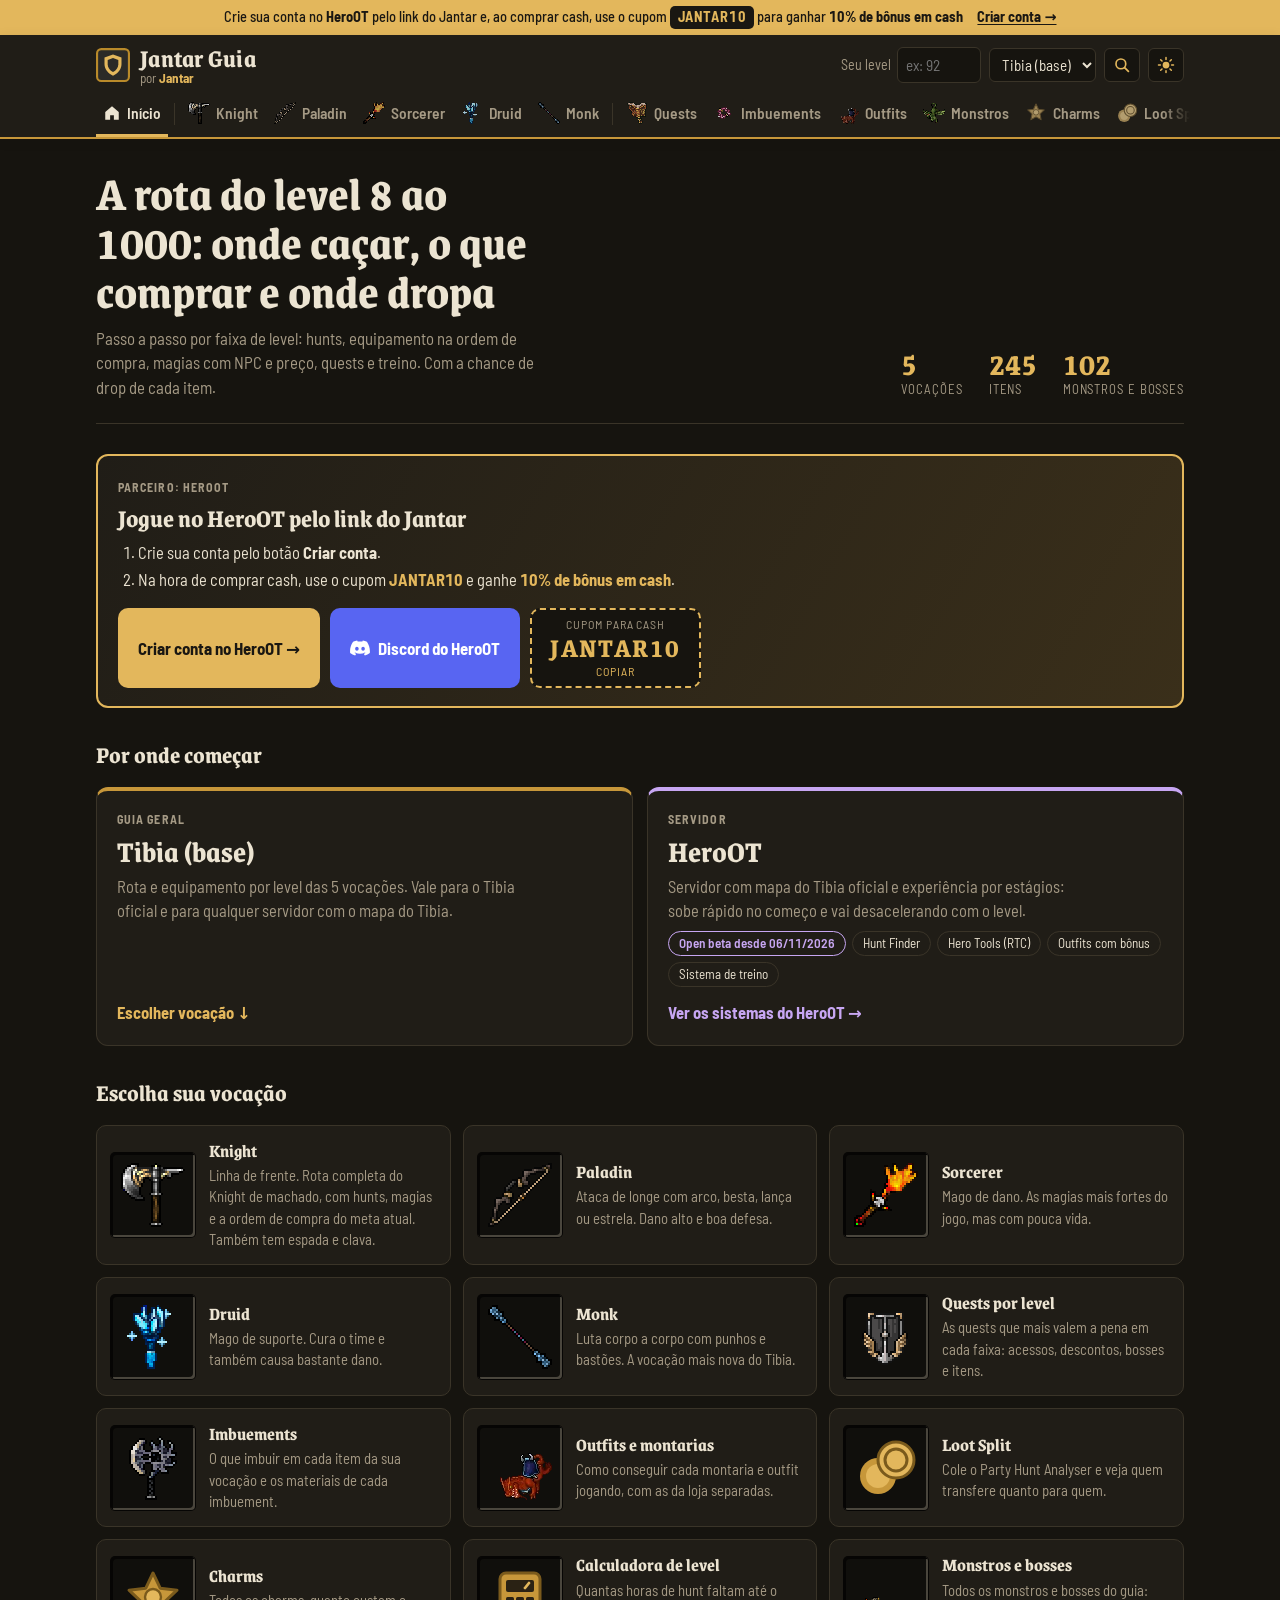
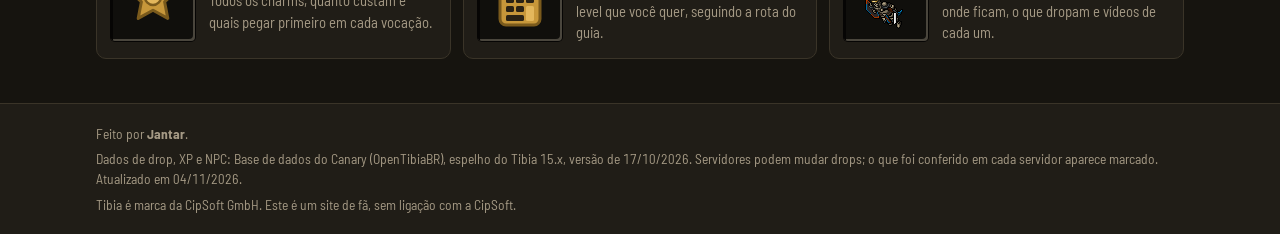
<file: index.html>
<!doctype html>
<html lang="pt-BR">
<script>document.documentElement.classList.add("js");try{if(localStorage.getItem("tema")==="light")document.documentElement.dataset.theme="light"}catch(e){}</script>
<head>
<meta charset="utf-8">
<base href="/">
<meta name="viewport" content="width=device-width,initial-scale=1,viewport-fit=cover">
<title>Jantar Guia: rota de Tibia do level 8 ao 1000, hunts e drops</title>
<meta name="description" content="Guia de Tibia por vocação e level: qual equipamento usar, qual monstro dropa, chance de drop e NPC que vende. Com seções para servidores como o HeroOT.">
<link rel="canonical" href="https://jantarguia.com.br/">
<link rel="icon" href="favicon.ico" sizes="any">
<link rel="icon" href="favicon.svg" type="image/svg+xml">
<link rel="apple-touch-icon" href="apple-touch-icon.png">
<meta name="theme-color" content="#1c1b19">
<meta property="og:type" content="website">
<meta property="og:site_name" content="Jantar Guia">
<meta property="og:locale" content="pt_BR">
<meta property="og:url" content="https://jantarguia.com.br/">
<meta property="og:title" content="Jantar Guia: rota de Tibia do level 8 ao 1000, hunts e drops">
<meta property="og:description" content="Guia de Tibia por vocação e level: qual equipamento usar, qual monstro dropa, chance de drop e NPC que vende. Com seções para servidores como o HeroOT.">
<meta property="og:image" content="https://jantarguia.com.br/og-image.jpg">
<meta property="og:image:width" content="1200">
<meta property="og:image:height" content="630">
<meta property="og:image:alt" content="Jantar Guia: a rota do Tibia do level 8 ao 1000">
<meta name="twitter:card" content="summary_large_image">
<meta name="twitter:image" content="https://jantarguia.com.br/og-image.jpg">
<script type="application/ld+json">{"@context":"https://schema.org","@type":"WebSite","name":"Jantar Guia","url":"https://jantarguia.com.br/","inLanguage":"pt-BR","description":"Guia de Tibia por vocação e level: hunts, equipamento, magias, quests e chance de drop."}</script>
<link rel="preload" href="/fonts/grenze.woff2" as="font" type="font/woff2" crossorigin>
<link rel="preload" href="/fonts/barlow-semi-condensed-400.woff2" as="font" type="font/woff2" crossorigin>
<style id="css">@font-face{font-family:'Grenze';font-style:normal;font-weight:500 700;font-display:swap;src:url(/fonts/grenze.woff2) format('woff2');unicode-range:U+0000-00FF, U+0131, U+0152-0153, U+02BB-02BC, U+02C6, U+02DA, U+02DC, U+0304, U+0308, U+0329, U+2000-206F, U+20AC, U+2122, U+2191, U+2193, U+2212, U+2215, U+FEFF, U+FFFD} @font-face{font-family:'Barlow Semi Condensed';font-style:normal;font-weight:400;font-display:swap;src:url(/fonts/barlow-semi-condensed-400.woff2) format('woff2');unicode-range:U+0000-00FF, U+0131, U+0152-0153, U+02BB-02BC, U+02C6, U+02DA, U+02DC, U+0304, U+0308, U+0329, U+2000-206F, U+20AC, U+2122, U+2191, U+2193, U+2212, U+2215, U+FEFF, U+FFFD} @font-face{font-family:'Barlow Semi Condensed';font-style:normal;font-weight:500;font-display:swap;src:url(/fonts/barlow-semi-condensed-500.woff2) format('woff2');unicode-range:U+0000-00FF, U+0131, U+0152-0153, U+02BB-02BC, U+02C6, U+02DA, U+02DC, U+0304, U+0308, U+0329, U+2000-206F, U+20AC, U+2122, U+2191, U+2193, U+2212, U+2215, U+FEFF, U+FFFD} @font-face{font-family:'Barlow Semi Condensed';font-style:normal;font-weight:600;font-display:swap;src:url(/fonts/barlow-semi-condensed-600.woff2) format('woff2');unicode-range:U+0000-00FF, U+0131, U+0152-0153, U+02BB-02BC, U+02C6, U+02DA, U+02DC, U+0304, U+0308, U+0329, U+2000-206F, U+20AC, U+2122, U+2191, U+2193, U+2212, U+2215, U+FEFF, U+FFFD} @font-face{font-family:'Barlow Semi Condensed';font-style:normal;font-weight:700;font-display:swap;src:url(/fonts/barlow-semi-condensed-700.woff2) format('woff2');unicode-range:U+0000-00FF, U+0131, U+0152-0153, U+02BB-02BC, U+02C6, U+02DA, U+02DC, U+0304, U+0308, U+0329, U+2000-206F, U+20AC, U+2122, U+2191, U+2193, U+2212, U+2215, U+FEFF, U+FFFD} :root{ --bg:#16140f; --panel:#201d17; --panel-2:#2a261e; --ink:#ece4d2; --muted:#a59a85; --line:#3a3428; --gold:#e3b75c; --gold-2:#c7973a; --gold-soft:#3a2f1a; --slot:#100f0c; --slot-hi:#4a463d; --slot-lo:#060504; --srv:#c7a6f2; --srv-soft:#2c2338; --here:#82cfa2; --here-soft:#1c3226; --common:#7ccb8f; --uncommon:#86b2f2; --rare:#f2b45c; --display:"Grenze",Georgia,serif; --body:"Barlow Semi Condensed","Arial Narrow",system-ui,sans-serif; --mono:"Barlow Semi Condensed","Arial Narrow",system-ui,sans-serif; color-scheme:dark; } :root[data-theme="light"]{ --bg:#f3f0e8; --panel:#fffdf8; --panel-2:#ebe5d8; --ink:#231d14; --muted:#6a6152; --line:#d9d0bd; --gold:#8f6410; --gold-2:#b98a2a; --gold-soft:#f3e6c6; --slot:#2b2a27; --slot-hi:#57544d; --slot-lo:#141311; --srv:#6b3fa0; --srv-soft:#efe7f8; --here:#2f6b4f; --here-soft:#dcecdf; --common:#3f7d4f; --uncommon:#3567a8; --rare:#b06a10; color-scheme:light; } *{box-sizing:border-box} [hidden]{display:none!important} html{-webkit-text-size-adjust:100%} body{background:var(--bg);color:var(--ink);font-family:var(--body);font-size:16.5px;line-height:1.45;margin:0;font-variant-numeric:tabular-nums} a{color:var(--gold)} .wrap{max-width:1120px;margin:0 auto;padding-left:max(16px,env(safe-area-inset-left,0px));padding-right:max(16px,env(safe-area-inset-right,0px))} .bar{position:sticky;top:0;z-index:5;background:var(--panel);border-bottom:2px solid var(--gold-2);padding-top:env(safe-area-inset-top,0px);box-shadow:0 2px 12px rgb(0 0 0 / .08)} .bar .wrap{padding-block:12px 10px;display:flex;flex-direction:column;gap:10px} .top{display:flex;align-items:center;justify-content:space-between;gap:12px;flex-wrap:wrap} .brand{display:flex;align-items:center;gap:10px;text-decoration:none;color:var(--ink)} .brand-mark{width:34px;height:34px;flex:none} .brand-txt{display:flex;flex-direction:column;line-height:1.05} .brand-name{font-family:var(--display);font-weight:700;font-size:1.6rem;letter-spacing:.01em} .by{font-size:.82rem;color:var(--muted)}.by b{color:var(--gold)} .ctrls{display:flex;gap:10px;flex-wrap:wrap;align-items:center} .theme{font:inherit;font-size:.85rem;border:1px solid var(--line);background:var(--bg);color:var(--ink);border-radius:6px;padding:6px 10px;cursor:pointer} .theme:hover{border-color:var(--gold-2)} .filter-note{display:flex;gap:10px;flex-wrap:wrap;align-items:center;font-size:.9rem;color:var(--muted);background:var(--panel);border:1px dashed var(--gold-2);border-radius:8px;padding:8px 12px} .filter-note button{font:inherit;font-size:.9rem;background:none;border:0;color:var(--gold);text-decoration:underline;cursor:pointer;padding:0} .field{display:flex;align-items:center;gap:6px;font-size:.88rem;color:var(--muted)} .field input,.field select{font:inherit;font-size:.95rem;padding:6px 8px;border:1px solid var(--line);border-radius:6px;background:var(--bg);color:var(--ink)} .field input{width:5.5em;font-family:var(--mono)} .tabs,.chips{display:flex;gap:6px;overflow-x:auto;scrollbar-width:none;padding-bottom:2px} .tabs::-webkit-scrollbar,.chips::-webkit-scrollbar{display:none} .tab,.chip{flex:none;border:1px solid var(--line);background:var(--bg);color:var(--ink);border-radius:999px;padding:6px 14px;font:inherit;font-weight:500;cursor:pointer;text-decoration:none;display:inline-flex;align-items:center;gap:6px} .tab:hover,.chip:hover{border-color:var(--gold-2)} .tab[aria-current="page"]{background:var(--ink);color:var(--bg);border-color:var(--ink)} .tab.srv{border-color:var(--srv);color:var(--srv)} .tab.srv[aria-current="page"]{background:var(--srv);color:var(--panel)} .chip{padding:4px 12px;font-size:.9rem} .chip[aria-pressed="true"]{background:var(--gold-soft);border-color:var(--gold)} :is(.tab,.chip,.theme,input,select,a,button):focus-visible{outline:2px solid var(--gold);outline-offset:2px} main .wrap{padding-block:22px 44px;display:flex;flex-direction:column;gap:30px} h1,h2{font-family:var(--display);margin:0;text-wrap:balance} .page-h{display:flex;flex-direction:column;gap:6px} .page-h h1{font-size:1.55rem} .intro{color:var(--muted);margin:0;max-width:68ch} .loading{color:var(--muted)} .legend{display:flex;gap:16px;flex-wrap:wrap;font-size:.85rem;color:var(--muted);align-items:center} .notice{background:var(--srv-soft);border:1px solid var(--srv);border-radius:10px;padding:12px 14px;display:flex;flex-direction:column;gap:4px;max-width:80ch} .notice b,.notice a{color:var(--srv)} .tier{display:flex;flex-direction:column;gap:14px} .tier-h{display:flex;align-items:center;gap:12px;flex-wrap:wrap} .lvl-badge{font-family:var(--display);font-weight:700;font-size:1.05rem;background:var(--slot);color:var(--gold);border:1px solid var(--gold-2);border-radius:6px;padding:3px 12px;box-shadow:inset 1px 1px 0 var(--slot-hi),inset -1px -1px 0 var(--slot-lo);font-variant-numeric:tabular-nums} .tier-h h2{font-size:1.15rem;color:var(--muted);font-weight:500} .rule{flex:1;height:1px;background:var(--line);min-width:20px} .here{font-size:.75rem;font-weight:700;color:var(--here);background:var(--here-soft);border-radius:999px;padding:3px 10px;letter-spacing:.05em;text-transform:uppercase} .grid{display:grid;grid-template-columns:repeat(auto-fill,minmax(300px,1fr));gap:14px} .card{background:var(--panel);border:1px solid var(--line);border-radius:10px;padding:14px;display:flex;flex-direction:column;gap:10px;min-width:0} .card:hover{border-color:var(--gold-2)} .head{display:flex;gap:12px;align-items:center;min-width:0} .head-txt{display:flex;flex-direction:column;gap:2px;min-width:0} .slot{flex:none;width:56px;height:56px;display:grid;place-items:center;background:var(--slot);border-radius:4px;box-shadow:inset 2px 2px 0 var(--slot-lo),inset -2px -2px 0 var(--slot-hi),0 0 0 1px var(--slot-lo)} .slot img{width:32px;height:32px;image-rendering:pixelated;transform:scale(1.5)} .slot.big{width:84px;height:84px} .slot.big img{width:auto;height:auto;max-width:64px;max-height:64px;transform:none} .meta{font-size:.75rem;color:var(--muted);text-transform:uppercase;letter-spacing:.07em} .name{font-family:var(--display);font-weight:700;font-size:1.15rem;color:var(--ink);text-decoration:none;line-height:1.15} a.name:hover{color:var(--gold)} .stats-line{display:flex;gap:8px;flex-wrap:wrap;align-items:center} .req{font-family:var(--mono);font-size:.75rem;color:var(--gold);border:1px solid var(--gold-2);border-radius:4px;padding:0 6px} .req.none{color:var(--muted);border-color:var(--line)} .attr{font-family:var(--mono);font-size:.75rem;color:var(--muted)} .how{display:flex;flex-direction:column;gap:8px;border-top:1px dashed var(--line);padding-top:10px} .how-t{font-size:.72rem;text-transform:uppercase;letter-spacing:.08em;color:var(--muted);font-weight:700} .src{display:grid;grid-template-columns:auto 1fr auto;gap:2px 10px;align-items:center;font-size:.92rem} .mon-ico{width:32px;height:32px;object-fit:contain;image-rendering:pixelated;grid-row:span 2} .src .m{font-weight:700;min-width:0} .src .c{font-family:var(--mono);font-size:.82rem;display:flex;align-items:center;gap:5px;justify-self:end} .src .w{grid-column:2/-1;color:var(--muted);font-size:.84rem} .boss-tag{display:inline-block;font-size:.68rem;font-weight:700;letter-spacing:.06em;text-transform:uppercase;color:#fff;background:#9b3b2f;border-radius:4px;padding:1px 6px;margin-right:2px;vertical-align:1px} .dot{width:9px;height:9px;border-radius:50%;display:inline-block;flex:none} .common{background:var(--common)}.uncommon{background:var(--uncommon)}.rare{background:var(--rare)} .line{font-size:.9rem}.line b{font-weight:700} .tip{font-size:.9rem;color:var(--muted);margin:0;padding-left:10px;border-left:2px solid var(--gold-2)} .srvnote{font-size:.9rem;background:var(--srv-soft);border-left:3px solid var(--srv);padding:6px 8px;border-radius:4px} .links{display:flex;gap:14px;font-size:.9rem;flex-wrap:wrap} .sys{display:grid;grid-template-columns:repeat(auto-fill,minmax(260px,1fr));gap:12px} .foot{border-top:1px solid var(--line);color:var(--muted);font-size:.85rem;background:var(--panel)} .foot .wrap{padding-block:20px calc(20px + env(safe-area-inset-bottom,0px));display:flex;flex-direction:column;gap:6px} @media (max-width:520px){.grid{grid-template-columns:1fr}} @media (prefers-reduced-motion:no-preference){.tier{transition:opacity .2s}.card{transition:border-color .15s}} .home-hero{display:flex;flex-wrap:wrap;align-items:flex-end;justify-content:space-between;gap:20px;padding-block:8px 6px;border-bottom:1px solid var(--line);padding-bottom:24px} .home-hero-txt{display:flex;flex-direction:column;gap:10px;min-width:0} .home-hero h1{font-family:var(--display);font-weight:700;font-size:clamp(2rem,5vw,3rem);line-height:1.02;margin:0;max-width:18ch;text-wrap:balance} .home-hero p{margin:0;color:var(--muted);max-width:56ch;font-size:1.05rem} .stats{display:flex;gap:26px;flex-wrap:wrap} .stat{display:flex;flex-direction:column} .stat b{font-family:var(--display);font-size:2rem;color:var(--gold);line-height:1} .stat span{font-size:.8rem;color:var(--muted);text-transform:uppercase;letter-spacing:.07em} .home-block{display:flex;flex-direction:column;gap:14px} .block-h{font-size:1.5rem} .paths{display:grid;grid-template-columns:repeat(auto-fit,minmax(280px,1fr));gap:14px} .path{all:unset;box-sizing:border-box;cursor:pointer;display:flex;flex-direction:column;gap:8px;padding:20px;border-radius:12px;background:var(--panel);border:1px solid var(--line);border-top:4px solid var(--gold-2);color:var(--ink);text-decoration:none;min-width:0} .path:hover{border-color:var(--gold-2)} .path:focus-visible{outline:2px solid var(--gold);outline-offset:2px} .srv-path{border-top-color:var(--srv)} .srv-path:hover{border-color:var(--srv)} .path-kicker{font-size:.75rem;text-transform:uppercase;letter-spacing:.09em;color:var(--muted);font-weight:700} .path-title{font-family:var(--display);font-weight:700;font-size:1.9rem;line-height:1} .path-txt{color:var(--muted);max-width:52ch} .path-tags{display:flex;gap:6px;flex-wrap:wrap} .pill{font-size:.82rem;border:1px solid var(--line);border-radius:999px;padding:2px 10px;color:var(--ink)} .pill.srv{border-color:var(--srv);color:var(--srv);font-weight:600} .path-go{margin-top:auto;padding-top:6px;font-weight:700;color:var(--gold)} .srv-path .path-go{color:var(--srv)} .vocs{display:grid;grid-template-columns:repeat(auto-fill,minmax(300px,1fr));gap:12px} .voc{display:flex;gap:14px;align-items:center;padding:14px;border-radius:10px;background:var(--panel);border:1px solid var(--line);text-decoration:none;color:var(--ink);min-width:0} .voc:hover{border-color:var(--gold-2)} .voc .slot.big img{width:32px;height:32px;max-width:none;max-height:none;transform:scale(2);image-rendering:pixelated} .voc-txt{display:flex;flex-direction:column;gap:4px;min-width:0} .voc-desc{font-size:.92rem;color:var(--muted)} @media (max-width:520px){.home-hero h1{font-size:2rem}.stats{gap:18px}.vocs,.paths{grid-template-columns:1fr}} .quest{gap:10px} .q-head{display:flex;justify-content:space-between;align-items:baseline;gap:10px} .q-txt{margin:0;color:var(--ink)} .q-warn{font-size:.88rem;font-weight:700;color:var(--rare);border-left:3px solid var(--rare);padding-left:8px} .q-items{display:flex;flex-wrap:wrap;gap:6px} .q-item{display:inline-flex;align-items:center;gap:4px;font-size:.88rem;background:var(--bg);border:1px solid var(--line);border-radius:6px;padding:2px 8px 2px 4px} .q-ico{width:24px;height:24px;image-rendering:pixelated} .foot-note{font-size:.85rem;color:var(--muted);margin:0} .grid:has(> .quest){align-items:start} .quest.has-outfit{border-color:var(--gold-2);box-shadow:0 0 0 1px var(--gold-2),0 6px 24px -12px var(--gold-2);background:linear-gradient(180deg,var(--gold-soft),var(--panel) 90px)} .outfit-badge{display:flex;align-items:center;gap:10px;padding:8px 10px;border-radius:8px;background:var(--slot);border:1px solid var(--gold-2);color:#e3b75c} .outfit-badge small{display:block;font-size:.7rem;text-transform:uppercase;letter-spacing:.08em;color:#a59a85} .outfit-badge b{font-family:var(--display);font-size:1.25rem;line-height:1.05} .outfit-ico{font-size:1.4rem;line-height:1} .chip-outfit[aria-pressed="true"]{background:var(--slot);color:#e3b75c;border-color:var(--gold-2)} .q-det{border-top:1px dashed var(--line);padding-top:8px} .q-det summary{cursor:pointer;font-weight:700;color:var(--gold);list-style:none;display:flex;align-items:center;gap:6px} .q-det summary::-webkit-details-marker{display:none} .q-det summary::before{content:"▸";transition:transform .15s} .q-det[open] summary::before{transform:rotate(90deg)} .q-det dl{display:grid;grid-template-columns:repeat(3,minmax(0,1fr));gap:8px 12px;margin:10px 0 0} .q-det dl>div{min-width:0} .q-det .wide{grid-column:1/-1} .q-det dt{font-size:.72rem;text-transform:uppercase;letter-spacing:.08em;color:var(--muted);font-weight:700} .q-det dd{margin:2px 0 0;font-size:.95rem} .look-switch .chip{font-size:1rem;padding:6px 16px} .look-bar{display:flex;flex-wrap:wrap;gap:10px;align-items:center;justify-content:space-between} .look-bar .chips{flex-wrap:wrap} .look-search input{width:14em;font-family:var(--body)} .look-grid{align-items:start} .look-slot img{width:64px!important;height:64px!important;max-width:none!important;max-height:none!important;transform:none!important;object-fit:contain;image-rendering:pixelated} .look .q-txt{font-size:.95rem} .badge-pic{flex:none;width:64px;height:64px;display:grid;place-items:center;border-radius:6px;background:#0b0a08;box-shadow:inset 1px 1px 0 #000,inset -1px -1px 0 #3a362e} .badge-pic img{width:64px;height:64px;object-fit:contain;image-rendering:pixelated} .mount-badge em{display:block;font-style:normal;font-size:.82rem;color:#c9bfa9;margin-top:2px;line-height:1.3} .mode-switch{margin-top:-14px} .muted{color:var(--muted);margin:0;font-size:.92rem} .resumo{background:var(--panel);border:1px solid var(--gold-2);border-radius:12px;padding:18px;display:flex;flex-direction:column;gap:16px} .resumo-h{display:flex;flex-direction:column;gap:2px} .resumo-h h2{font-size:1.5rem} .resumo-grid{display:grid;grid-template-columns:repeat(auto-fit,minmax(230px,1fr));gap:12px} .rbox{background:var(--bg);border:1px solid var(--line);border-radius:8px;padding:12px;display:flex;flex-direction:column;gap:6px} .rbox p,.rbox ul{margin:0;font-size:.95rem} .rbox ul{padding-left:18px;display:flex;flex-direction:column;gap:3px} .linha-wrap{display:flex;flex-direction:column;gap:8px} .linha{list-style:none;margin:0;padding:0;display:grid;grid-template-columns:repeat(auto-fill,minmax(150px,1fr));gap:8px;counter-reset:l} .linha a{display:flex;flex-direction:column;gap:2px;height:100%;text-decoration:none;color:var(--ink);background:var(--bg);border:1px solid var(--line);border-left:3px solid var(--gold-2);border-radius:6px;padding:8px 10px;font-size:.88rem;line-height:1.25} .linha a:hover{border-color:var(--gold)} .linha b{font-family:var(--display);color:var(--gold);font-size:1.1rem} .linha b::before{content:"lvl ";font-family:var(--body);font-size:.75rem;color:var(--muted);font-weight:500} .steps{display:flex;flex-direction:column;gap:34px} .step{display:flex;flex-direction:column;gap:12px;scroll-margin-top:190px} .step-h{display:flex;align-items:center;gap:10px;flex-wrap:wrap} .step-n{width:30px;height:30px;border-radius:50%;display:grid;place-items:center;font-family:var(--display);font-weight:700;background:var(--gold);color:var(--bg);flex:none} .step-obj{margin:0;font-size:1.08rem;font-weight:600;max-width:75ch} .step.is-here .step-n{background:var(--here)} .step-grid{display:grid;grid-template-columns:repeat(auto-fit,minmax(320px,1fr));gap:12px} .sbox{background:var(--panel);border:1px solid var(--line);border-radius:10px;padding:12px 14px;display:flex;flex-direction:column;gap:8px;min-width:0} .how-t.t2{margin-top:6px} .hrow,.irow summary{display:flex;gap:10px;align-items:flex-start} .hrow + .hrow,.irow + .irow{border-top:1px dashed var(--line);padding-top:8px} .hrow-txt,.irow-txt{display:flex;flex-direction:column;gap:1px;min-width:0;flex:1} .hrow-txt b,.irow-txt b{font-size:1.02rem} .hrow-onde{font-size:.92rem} .hrow-nota,.irow-w{font-size:.86rem;color:var(--muted)} .hrow .slot,.irow .slot{width:44px;height:44px} .hrow .slot img,.irow .slot img{transform:none;max-width:40px;max-height:40px;width:auto;height:auto} .irow summary{cursor:pointer;list-style:none} .irow summary::-webkit-details-marker{display:none} .irow-more{flex:none;width:24px;height:24px;border:1px solid var(--line);border-radius:6px;display:grid;place-items:center;color:var(--muted);font-weight:700;align-self:center} .irow[open] .irow-more{transform:rotate(45deg);color:var(--gold);border-color:var(--gold-2)} .irow-body{margin-top:8px} .irow-body .card{background:var(--bg)} .srow{display:grid;grid-template-columns:2.2em 1fr auto;gap:0 10px;align-items:baseline;padding:5px 0;font-size:.93rem} .srow + .srow{border-top:1px dashed var(--line)} .srow .s-lv{font-family:var(--display);color:var(--muted);text-align:right} .srow .s-n{display:flex;flex-wrap:wrap;gap:0 8px;align-items:baseline;min-width:0} .srow code{font-family:var(--mono);font-size:.85rem;color:var(--muted);font-style:italic} .srow .s-p{font-size:.85rem;white-space:nowrap} .srow .s-npc{grid-column:2/-1;font-size:.8rem;color:var(--muted)} .srow.ess .s-lv{color:var(--gold)} .srow.ess .s-n b{color:var(--gold)} .more summary{cursor:pointer;color:var(--gold);font-size:.9rem;padding:6px 0} .q-links{display:flex;flex-wrap:wrap;gap:6px} .q-links .pill{text-decoration:none} .q-links .pill small{color:var(--muted)} .pill-gold{border-color:var(--gold-2);color:var(--gold)} .step-treino{margin:0;font-size:.95rem} @media (max-width:520px){.step-grid{grid-template-columns:1fr}.resumo{padding:14px}.step{scroll-margin-top:230px}} .step-obj .obj-w{display:block;font-weight:500} .step-obj .obj-w + .obj-w{margin-top:3px} .step-obj .obj-w b{color:var(--gold)} .linha-w{font-family:var(--display);font-weight:700;color:var(--gold);margin-top:4px} .hrow-yt{display:inline-flex;align-items:center;gap:5px;align-self:flex-start;margin-top:4px;font-size:.84rem;font-weight:600;text-decoration:none;color:var(--ink);border:1px solid var(--line);border-radius:999px;padding:2px 10px 2px 7px} .hrow-yt svg{width:14px;height:14px;color:#e5483b} .hrow-yt:hover{border-color:var(--gold-2);color:var(--gold)} .yt-mini{color:var(--gold);font-weight:600;text-decoration:none;white-space:nowrap} .yt-mini::before{content:"▶ ";color:#e5483b;font-size:.8em} .yt-mini:hover{text-decoration:underline} .quest .hrow-yt{margin-top:0} .slot.place svg{width:22px;height:22px;color:var(--gold)} .imbu-rec{display:grid;grid-template-columns:repeat(auto-fill,minmax(240px,1fr));gap:10px} .imbu-what{color:var(--gold);font-size:1.02rem} .imbu-info{display:grid;grid-template-columns:minmax(220px,1fr) 2fr;gap:12px} .imbu-info ul{margin:0;padding-left:18px;display:flex;flex-direction:column;gap:4px;font-size:.93rem} .imbu-lv{display:flex;flex-direction:column;gap:8px;border-top:1px dashed var(--line);padding-top:10px} .imbu-lv > div{display:flex;flex-direction:column;gap:1px} .imbu-items{font-size:.84rem;color:var(--muted)} @media (max-width:640px){.imbu-info{grid-template-columns:1fr}} .bar .wrap{padding-block:10px 0;gap:8px} .sr{position:absolute;width:1px;height:1px;overflow:hidden;clip:rect(0 0 0 0)} .ctrls{gap:8px;flex-wrap:nowrap} .field.lvl span{white-space:nowrap} .field select{max-width:9.5em} .theme{width:36px;height:34px;padding:0;display:grid;place-items:center;flex:none} .theme svg{width:18px;height:18px;color:var(--gold)} .tabs{gap:2px;align-items:stretch;margin-inline:-6px;padding-inline:6px;padding-bottom:0} .tabs.over{-webkit-mask-image:linear-gradient(90deg,#000 calc(100% - 28px),transparent);mask-image:linear-gradient(90deg,#000 calc(100% - 28px),transparent)} .tab-group{display:flex;gap:2px;flex:none} .tab{border:0;border-radius:0;background:none;color:var(--muted);padding:8px 7px 10px;border-bottom:3px solid transparent;font-weight:600;gap:6px;font-size:.97rem;transition:color .15s,border-color .15s} .tab:hover{color:var(--ink);border-bottom-color:var(--line)} .tab[aria-current="page"]{background:none;color:var(--ink);border-bottom-color:var(--gold)} .tab-ico{width:22px;height:22px;object-fit:contain;image-rendering:pixelated;flex:none} .tab:not([aria-current="page"]) .tab-ico{filter:saturate(.6) brightness(.85)} .tab-svg{width:18px;height:18px;flex:none} .tab-sep{flex:none;width:1px;background:var(--line);margin:9px 4px 12px} .tab.srv{color:var(--srv);border-bottom-color:transparent} .tab.srv[aria-current="page"]{background:none;color:var(--srv);border-bottom-color:var(--srv)} .bar .chips{padding-block:2px 10px} .bar .chips[hidden]+*{display:none} @media (max-width:640px){ .top{flex-wrap:wrap;row-gap:8px} .ctrls{width:100%} .field.lvl{flex:1} .field.lvl input{width:100%;min-width:4em} .field select{max-width:none} .tab{padding:8px 8px 10px} } .imbu-items{display:flex;flex-wrap:wrap;gap:5px;margin-top:4px} .imbu-it{font-size:.85rem;color:var(--ink);background:var(--gold-soft);border:1px solid var(--gold-2);border-radius:6px;padding:2px 8px;line-height:1.35} .imbu-it b{color:var(--gold);font-family:var(--display);margin-right:2px} .imbu-it.novo::after{content:"novo";margin-left:6px;font-size:.68rem;font-weight:700;text-transform:uppercase;letter-spacing:.05em;color:var(--bg);background:var(--gold);border-radius:4px;padding:0 4px;vertical-align:1px} .imbu-lv > div:first-child .imbu-it.novo::after{display:none} .rec-cost{display:flex;flex-direction:column;gap:8px;border-top:1px dashed var(--line);padding-top:8px;margin-top:2px} .rec-line{display:flex;flex-direction:column;gap:2px} .rec-line > a{font-size:.82rem;font-weight:700;color:var(--gold);text-decoration:none;text-transform:uppercase;letter-spacing:.05em} .rec-line > a:hover{text-decoration:underline} .rec-note{font-size:.84rem;color:var(--muted)} .imbu-it.gt{background:var(--slot);border-style:dashed;color:var(--muted)} .card.imbu,.tier{scroll-margin-top:130px} .rec-cost{flex-direction:row;flex-wrap:wrap;gap:6px} .rec-chip{display:inline-flex;align-items:center;gap:6px;text-decoration:none;color:var(--ink);background:var(--bg);border:1px solid var(--gold-2);border-radius:6px;padding:3px 8px;font-size:.86rem} .rec-chip:hover{background:var(--gold-soft)} .rec-chip b{color:var(--gold)} .gt-n{font-weight:600} .rec-see{color:var(--muted)} .topcupom{background:var(--gold);color:#1a1712;font-size:.9rem;font-weight:500} .topcupom .wrap{display:flex;align-items:center;justify-content:center;gap:6px 14px;flex-wrap:wrap;padding-block:6px} .topcupom a{color:#1a1712;font-weight:700;text-decoration:underline;text-underline-offset:2px} .tb-code{font:inherit;font-weight:800;letter-spacing:.06em;background:#1a1712;color:var(--gold);border:0;border-radius:5px;padding:1px 8px;cursor:pointer} .tb-code.copied{background:#2e6b3a;color:#fff} .promo{display:flex;align-items:center;justify-content:space-between;gap:16px 24px;flex-wrap:wrap;background:linear-gradient(120deg,var(--panel),var(--gold-soft));border:2px solid var(--gold);border-radius:12px;padding:18px 20px} .promo h2{margin:2px 0 4px;font-size:1.35rem} .promo p{margin:0;color:var(--muted)} .promo.big h2{font-size:1.6rem} .promo-act{display:flex;gap:10px;flex-wrap:wrap;align-items:stretch} .promo-code{display:flex;flex-direction:column;align-items:center;justify-content:center;gap:0;font:inherit;cursor:pointer;background:var(--bg);color:var(--ink);border:2px dashed var(--gold);border-radius:10px;padding:6px 18px;min-width:150px} .promo-code span{font-size:.75rem;text-transform:uppercase;letter-spacing:.08em;color:var(--muted)} .promo-code b{font-family:var(--display);font-size:1.7rem;color:var(--gold);letter-spacing:.06em;line-height:1.1} .promo-code .copy-lbl{color:var(--gold)} .promo-code.copied{border-style:solid;border-color:#3f9c55} .promo-code.copied .copy-lbl{color:#3f9c55} .promo-btn{display:flex;align-items:center;justify-content:center;background:var(--gold);color:#1a1712;font-weight:700;font-size:1.05rem;text-decoration:none;border-radius:10px;padding:10px 20px} .promo-btn:hover{filter:brightness(1.08)} @media (max-width:640px){.promo-act,.promo-code,.promo-btn{width:100%}.promo.big h2{font-size:1.3rem}} .promo-bonus{color:var(--gold)} .promo-steps{margin:4px 0 0;padding-left:20px;color:var(--ink);display:flex;flex-direction:column;gap:3px} .promo-btn.discord{background:#5865f2;color:#fff;gap:8px} .promo-btn.discord svg{width:20px;height:20px} .set-bar{display:flex;flex-direction:column;gap:8px;margin:0 0 12px} .set-row{display:grid;grid-template-columns:repeat(auto-fill,minmax(96px,1fr));gap:8px} .set-slot{display:flex;flex-direction:column;align-items:center;gap:5px;text-align:center;background:var(--panel);border:1px solid var(--line);border-radius:8px;padding:8px 6px;min-width:0} .set-slot b{font-size:.82rem;font-weight:600;line-height:1.15;overflow-wrap:anywhere} .set-slot.novo{border-color:var(--gold-2);background:var(--gold-soft)} .set-slot.vazio{opacity:.55} .set-slot.vazio b{font-weight:500;color:var(--muted)} .loading { display: none; } .prerender { padding: 24px 0; line-height: 1.5; } .prerender h1, .prerender h2, .prerender h3 { margin: 1em 0 .4em; } .prerender ul { padding-left: 20px; } .loot-box{margin-top:16px} #lootxt{width:100%;box-sizing:border-box;resize:vertical;background:var(--panel-2);color:var(--ink);border:1px solid var(--line);border-radius:8px;padding:10px;font:inherit} .loot-acts{display:flex;gap:8px;flex-wrap:wrap} .loot-btn{background:var(--gold-soft);color:var(--gold);border:1px solid var(--gold-2);border-radius:8px;padding:8px 12px;min-height:38px;font:inherit;font-weight:600;cursor:pointer} .loot-btn.copied{background:var(--here-soft);color:var(--here);border-color:var(--here)} .loot-scroll{overflow-x:auto} .loot-t{width:100%;border-collapse:collapse;min-width:560px} .loot-t th{text-align:right;color:var(--muted);font-weight:600;padding:6px 8px;border-bottom:1px solid var(--line)} .loot-t td{text-align:right;padding:6px 8px;border-bottom:1px solid var(--line)} .loot-t th:first-child,.loot-t td:first-child{text-align:left} .loot-t small{color:var(--gold)} .loot-t tr.off td{opacity:.45} .loot-t input[type=number]{width:100px;box-sizing:border-box;background:var(--panel-2);color:var(--ink);border:1px solid var(--line);border-radius:6px;padding:6px;font:inherit;text-align:right} .loot-t input[type=checkbox]{width:20px;height:20px;accent-color:var(--gold)} .loot-sum{display:grid;grid-template-columns:repeat(auto-fit,minmax(180px,1fr));gap:12px} .loot-sum b{display:block;font-size:1.5rem;color:var(--here)} .loot-sum b.neg{color:var(--rare)} .loot-tr{display:flex;justify-content:space-between;align-items:center;gap:10px;flex-wrap:wrap;padding:8px 0;border-top:1px solid var(--line)} .hmode{display:inline-block;margin-left:6px;padding:0 6px;border-radius:999px;font-size:.72rem;font-weight:700;text-transform:none;letter-spacing:0;border:1px solid currentColor;vertical-align:1px} .hmode-solo{color:#4aa865} .hmode-pt{color:#d0843a} .hmode-ambos{color:var(--gold-2)} .hrow-xp{display:flex;flex-wrap:wrap;gap:2px 12px;font-size:.86rem;margin:2px 0} .hrow-xp .pos b{color:#4aa865} .hrow-xp .neg b{color:#d0564c} .hunt-src{font-size:.78rem;color:var(--muted);margin:10px 0 0;line-height:1.4} .calc-box{display:flex;flex-direction:column;gap:10px;margin-bottom:14px} .calc-box .t2{margin-top:6px} .calc-grid{display:grid;grid-template-columns:repeat(auto-fit,minmax(160px,1fr));gap:10px 12px;align-items:end} .calc-grid label{display:flex;flex-direction:column;gap:4px;min-width:0} .calc-grid label.wide{grid-column:1/-1} .calc-grid input:not([type=checkbox]),.calc-grid select{font:inherit;font-size:1rem;padding:9px 10px;min-height:42px;border:1px solid var(--line);border-radius:8px;background:var(--bg);color:var(--ink);width:100%;min-width:0;box-sizing:border-box} .calc-grid label.chk{flex-direction:row;align-items:center;gap:8px;min-height:42px;cursor:pointer} .calc-grid label.chk input{width:20px;height:20px;accent-color:var(--gold-2);flex:none} .seg{display:flex;flex-wrap:wrap;gap:8px} .seg-b{font:inherit;font-weight:600;border:1px solid var(--line);background:var(--bg);color:var(--ink);border-radius:999px;padding:8px 14px;min-height:40px;cursor:pointer} .seg-b[aria-pressed=true]{background:var(--gold-soft);color:var(--gold);border-color:var(--gold-2)} .calc-sum b{font-variant-numeric:tabular-nums} .calc-seg{display:flex;flex-wrap:wrap;align-items:center;gap:6px 12px;padding:8px 0;border-top:1px dashed var(--line)} .calc-seg .lvl-badge{font-size:.9rem;padding:2px 8px} .calc-seg-n{display:flex;flex-direction:column;flex:1 1 180px;min-width:0} .calc-seg-n small{color:var(--muted);font-size:.85rem} .calc-seg-v{font-size:.92rem;color:var(--muted);white-space:nowrap} .calc-seg-v b{color:var(--ink)} .calc-warn{flex-basis:100%;font-size:.82rem;color:var(--srv);background:var(--srv-soft);border-radius:6px;padding:6px 8px} .calc-rate{font-size:.88rem;margin:4px 0 0;line-height:1.5} .srv-info{display:grid;grid-template-columns:repeat(auto-fit,minmax(150px,1fr));gap:10px;margin:14px 0} .srv-info .stat{background:var(--panel);border:1px solid var(--line);border-radius:10px;padding:10px 12px;display:flex;flex-direction:column;gap:2px} .srv-info .stat span{font-size:.8rem;color:var(--muted)} .srv-info .stat b{font-size:1rem} .srv-rates{display:grid;grid-template-columns:repeat(auto-fit,minmax(200px,1fr));gap:12px;align-items:start} .st-t{width:100%;border-collapse:collapse;font-size:.92rem;font-variant-numeric:tabular-nums} .st-t th{text-align:left;font-size:.75rem;color:var(--muted);font-weight:600;padding:2px 0} .st-t td{padding:4px 0;border-top:1px dashed var(--line)} .st-t td:last-child,.st-t th:last-child{text-align:right} .st-t b{color:var(--gold)} .srv-news ul,.srv-rules{margin:0;padding-left:18px;display:flex;flex-direction:column;gap:4px} .ch-list{margin:0;padding-left:18px;display:flex;flex-direction:column;gap:6px} .ch-vocs{display:grid;grid-template-columns:repeat(auto-fit,minmax(240px,1fr));gap:12px} .ch-t td{vertical-align:top} .ch-t td.nw{white-space:nowrap} .theme svg{width:18px;height:18px;display:block} .busca{position:relative;padding-bottom:10px} .busca input{width:100%;box-sizing:border-box;font:inherit;font-size:1rem;padding:10px 12px;min-height:44px;border:1px solid var(--gold-2);border-radius:8px;background:var(--bg);color:var(--ink)} .busca-res{display:flex;flex-direction:column;max-height:min(60vh,460px);overflow:auto;margin-top:6px;border-radius:8px} .busca-it{all:unset;box-sizing:border-box;display:flex;align-items:center;gap:10px;padding:6px 8px;border-radius:8px;cursor:pointer;min-height:44px} .busca-it:hover,.busca-it.on,.busca-it:focus-visible{background:var(--gold-soft)} .busca-it .slot{width:36px;height:36px;flex:none} .busca-it .slot img{max-width:32px;max-height:32px;transform:none;width:auto;height:auto} .busca-txt{display:flex;flex-direction:column;min-width:0} .busca-txt b{white-space:nowrap;overflow:hidden;text-overflow:ellipsis} .busca-txt small{color:var(--muted);font-size:.8rem;white-space:nowrap;overflow:hidden;text-overflow:ellipsis} .busca-dica{color:var(--muted);font-size:.88rem;margin:6px 2px} details.irow.busca-alvo,.hrow.busca-alvo,.step.busca-alvo{outline:2px solid var(--gold-2);outline-offset:2px;border-radius:8px} main{min-height:100vh} .calc-hunt{color:inherit;text-decoration:none;display:inline-flex;align-items:baseline;gap:2px;min-height:24px} .calc-hunt b{text-decoration:underline;text-decoration-color:var(--gold-2);text-underline-offset:3px} .calc-hunt span{color:var(--gold)} .calc-hunt:hover b{color:var(--gold)} .fraq-pic{all:unset;cursor:pointer;border-radius:8px;flex:none} .fraq-pic:focus-visible{outline:2px solid var(--gold-2);outline-offset:2px} .fraq-btn{align-self:flex-start;font:inherit;font-size:.82rem;font-weight:600;color:var(--gold);background:none;border:1px solid var(--gold-2);border-radius:999px;padding:4px 10px;min-height:30px;margin:4px 0 2px;cursor:pointer} .fraq-btn[aria-expanded=true] span{display:inline-block;transform:rotate(180deg)} .fraq{border:1px solid var(--line);border-radius:8px;padding:8px 10px;margin:4px 0;background:var(--bg)} .fraq-sum{display:flex;flex-wrap:wrap;gap:2px 14px;margin:0 0 6px;font-size:.88rem} .fraq-els{display:grid;grid-template-columns:repeat(auto-fill,minmax(88px,1fr));gap:6px} .fraq-el{display:flex;justify-content:space-between;gap:6px;padding:4px 8px;border-radius:6px;font-size:.85rem;border:1px solid var(--line)} .fraq-el.forte{border-color:#4aa865;background:rgb(74 168 101 / .14)} .fraq-el.resiste{border-color:#d0843a;background:rgb(208 132 58 / .12)} .fraq-el.imune{border-color:#d0564c;background:rgb(208 86 76 / .14)} b.forte,.fraq-el.forte b{color:#4aa865} .fraq-el.resiste b{color:#d0843a} b.imune,.fraq-el.imune b{color:#d0564c} .fraq-nota{margin:6px 0 0;font-size:.76rem;color:var(--muted)} .fraq-tab-wrap{overflow-x:auto;-webkit-overflow-scrolling:touch} .fraq-tab{border-collapse:collapse;width:100%;font-size:.8rem;font-variant-numeric:tabular-nums} .fraq-tab th{font-weight:600;color:var(--muted);font-size:.72rem;padding:2px 3px;text-align:center} .fraq-tab th:first-child,.fraq-tab td:first-child{text-align:left;padding-right:6px;white-space:nowrap;max-width:9.5em;overflow:hidden;text-overflow:ellipsis} .fraq-tab td{padding:3px;text-align:center;border-top:1px solid var(--line)} .fraq-tab td.forte{color:#4aa865;font-weight:700;background:rgb(74 168 101 / .12)} .fraq-tab td.resiste{color:#d0843a} .fraq-tab td.imune{color:#d0564c;font-weight:700;background:rgb(208 86 76 / .12)} .hrow .fraq{margin-left:-56px} @media (max-width:480px){.fraq-tab{font-size:.74rem}.fraq-tab td,.fraq-tab th{padding:2px 1px}.fraq-tab th:first-child,.fraq-tab td:first-child{max-width:6.2em}} .loot-hacts{display:flex;gap:6px;flex:none} .loot-guia{display:flex;flex-direction:column;gap:10px;margin-top:8px} .loot-guia h2{font-size:1.25rem} .loot-passos{margin:0;padding-left:22px;display:flex;flex-direction:column;gap:6px;line-height:1.5} .loot-faq{border:1px solid var(--line);border-radius:8px;padding:10px 12px;background:var(--panel)} .loot-faq summary{cursor:pointer;font-weight:600;min-height:24px} .loot-faq p{margin:8px 0 0;line-height:1.5;color:var(--ink)}</style>
</head>
<body>
<div class="topcupom" id="topcupom"><div class="wrap"><span>Crie sua conta no <b>HeroOT</b> pelo link do Jantar e, ao comprar cash, use o cupom <button class="tb-code" type="button" data-copy="JANTAR10">JANTAR10</button> para ganhar <b>10% de bônus em cash</b></span><a href="https://hero-ot.com/r/JANTAR10" target="_blank" rel="sponsored noopener">Criar conta →</a></div></div>
<header class="bar"><div class="wrap">
  <div class="top">
    <a class="brand" href="./" aria-label="Jantar Guia, página inicial">
      <svg class="brand-mark" viewBox="0 0 32 32" aria-hidden="true"><rect x="1" y="1" width="30" height="30" rx="4" fill="#2b2a27"/><rect x="1" y="1" width="30" height="30" rx="4" fill="none" stroke="#b98a2a" stroke-width="2"/><path d="M16 6 24 9v6c0 5-3.5 9-8 11-4.5-2-8-6-8-11V9z" fill="#e3b75c"/><path d="M16 9.5 21 11.4v3.8c0 3.2-2.1 5.9-5 7.3-2.9-1.4-5-4.1-5-7.3v-3.8z" fill="#2b2a27"/></svg>
      <span class="brand-txt"><span class="brand-name">Jantar Guia</span><span class="by">por <b id="criador">Jantar</b></span></span>
    </a>
    <div class="ctrls">
      <label class="field lvl" for="mylvl"><span>Seu level</span>
        <input id="mylvl" type="number" inputmode="numeric" min="1" max="3000" placeholder="ex: 92">
      </label>
      <label class="field" for="srv"><span class="sr">Servidor</span>
        <select id="srv" aria-label="Servidor"><option value="">Tibia (base)</option></select>
      </label>
      <button class="theme" id="busca" type="button" aria-label="Buscar no site" title="Buscar item, monstro ou quest" aria-expanded="false" aria-controls="buscabox"><svg viewBox="0 0 24 24" aria-hidden="true"><circle cx="10.5" cy="10.5" r="6.5" fill="none" stroke="currentColor" stroke-width="2.2"/><path d="m15.5 15.5 5 5" stroke="currentColor" stroke-width="2.4" stroke-linecap="round"/></svg></button>
      <button class="theme" id="theme" type="button"></button>
    </div>
  </div>
  <nav class="tabs" id="tabs" aria-label="Seções"><a class="tab" href="./"><span>Início</span></a><a class="tab" href="knight/"><span>Knight</span></a><a class="tab" href="paladin/"><span>Paladin</span></a><a class="tab" href="sorcerer/"><span>Sorcerer</span></a><a class="tab" href="druid/"><span>Druid</span></a><a class="tab" href="monk/"><span>Monk</span></a><a class="tab" href="quests/"><span>Quests</span></a><a class="tab" href="imbuements/"><span>Imbuements</span></a><a class="tab" href="outfits/"><span>Outfits</span></a><a class="tab" href="monstros/"><span>Monstros</span></a><a class="tab" href="lootsplit/"><span>Loot Split</span></a><a class="tab" href="calculadora/"><span>Calculadora</span></a><a class="tab" href="charms/"><span>Charms</span></a></nav>
  <div class="busca" id="buscabox" hidden><input id="buscaq" type="search" autocomplete="off" spellcheck="false" placeholder="Buscar item, monstro, quest ou página" aria-label="Buscar no site"><div id="buscares" class="busca-res" role="listbox"></div></div>
  <div class="chips" id="chips" hidden></div>
</div></header>

<main><div class="wrap" id="view"><p class="loading">Carregando o guia…</p><div class="prerender"><h1>A rota do level 8 ao 1000: onde caçar, o que comprar e onde dropa</h1><p>Passo a passo por faixa de level: hunts, equipamento na ordem de compra, magias com NPC e preço, quests e treino. Com a chance de drop de cada item.</p><h2>Guias</h2><ul><li><a href="knight/">Guia de Knight</a></li><li><a href="paladin/">Guia de Paladin</a></li><li><a href="sorcerer/">Guia de Sorcerer</a></li><li><a href="druid/">Guia de Druid</a></li><li><a href="monk/">Guia de Monk</a></li><li><a href="quests/">Quests por level</a></li><li><a href="imbuements/">Imbuements por vocação</a></li><li><a href="outfits/">Outfits e montarias</a></li><li><a href="monstros/">Monstros e bosses</a></li><li><a href="lootsplit/">Loot Split: divisão de loot da party</a></li><li><a href="calculadora/">Calculadora de level</a></li><li><a href="charms/">Charms por vocação</a></li><li><a href="heroot/">HeroOT</a></li></ul></div></div></main>

<footer class="foot"><div class="wrap" id="foot"></div></footer>
<script defer src="assets/app.js?v=202611122300"></script>
</body>
</html>
</file>
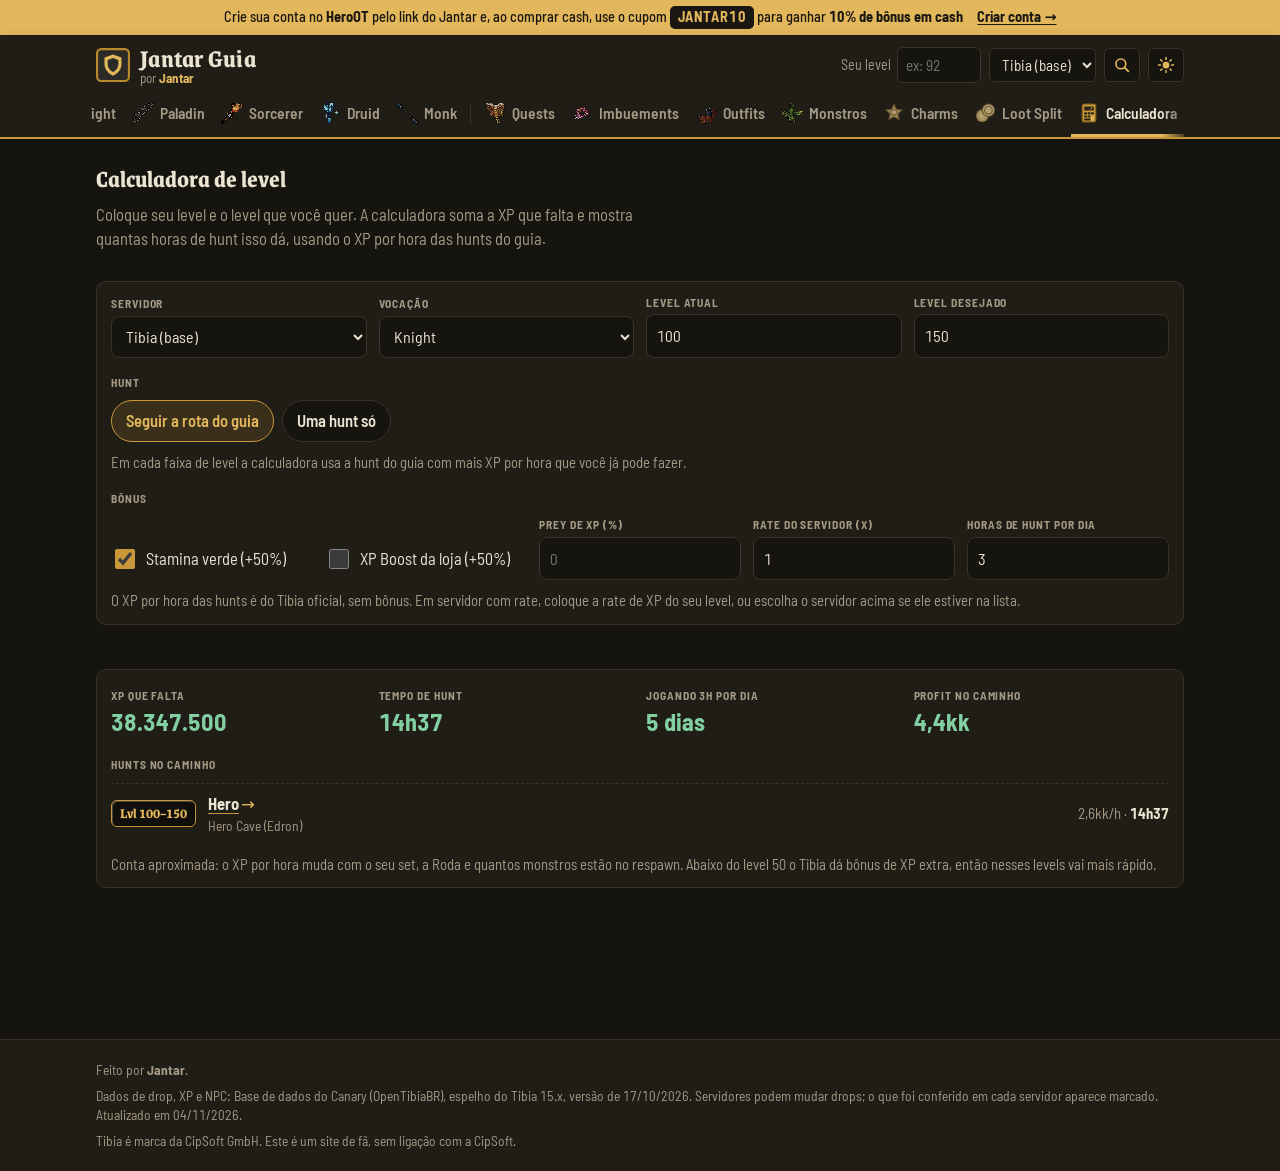
<file: calculadora/index.html>
<!doctype html>
<html lang="pt-BR">
<script>document.documentElement.classList.add("js");try{if(localStorage.getItem("tema")==="light")document.documentElement.dataset.theme="light"}catch(e){}</script>
<head>
<meta charset="utf-8">
<base href="/">
<meta name="viewport" content="width=device-width,initial-scale=1,viewport-fit=cover">
<title>Calculadora de level do Tibia: quanto tempo até o próximo level | Jantar Guia</title>
<meta name="description" content="Calcule quanta XP falta e quantas horas de hunt você precisa até o level que quer, seguindo a rota do guia, com stamina, XP Boost e prey.">
<link rel="canonical" href="https://jantarguia.com.br/calculadora/">
<link rel="icon" href="favicon.ico" sizes="any">
<link rel="icon" href="favicon.svg" type="image/svg+xml">
<link rel="apple-touch-icon" href="apple-touch-icon.png">
<meta name="theme-color" content="#1c1b19">
<meta property="og:type" content="website">
<meta property="og:site_name" content="Jantar Guia">
<meta property="og:locale" content="pt_BR">
<meta property="og:url" content="https://jantarguia.com.br/calculadora/">
<meta property="og:title" content="Calculadora de level do Tibia: quanto tempo até o próximo level | Jantar Guia">
<meta property="og:description" content="Calcule quanta XP falta e quantas horas de hunt você precisa até o level que quer, seguindo a rota do guia, com stamina, XP Boost e prey.">
<meta property="og:image" content="https://jantarguia.com.br/og-image.jpg">
<meta property="og:image:width" content="1200">
<meta property="og:image:height" content="630">
<meta property="og:image:alt" content="Jantar Guia: a rota do Tibia do level 8 ao 1000">
<meta name="twitter:card" content="summary_large_image">
<meta name="twitter:image" content="https://jantarguia.com.br/og-image.jpg">
<script type="application/ld+json">{"@context":"https://schema.org","@type":"BreadcrumbList","itemListElement":[{"@type":"ListItem","position":1,"name":"Início","item":"https://jantarguia.com.br/"},{"@type":"ListItem","position":2,"name":"Calculadora de level do Tibia","item":"https://jantarguia.com.br/calculadora/"}]}</script>
<link rel="preload" href="/fonts/grenze.woff2" as="font" type="font/woff2" crossorigin>
<link rel="preload" href="/fonts/barlow-semi-condensed-400.woff2" as="font" type="font/woff2" crossorigin>
<style id="css">@font-face{font-family:'Grenze';font-style:normal;font-weight:500 700;font-display:swap;src:url(/fonts/grenze.woff2) format('woff2');unicode-range:U+0000-00FF, U+0131, U+0152-0153, U+02BB-02BC, U+02C6, U+02DA, U+02DC, U+0304, U+0308, U+0329, U+2000-206F, U+20AC, U+2122, U+2191, U+2193, U+2212, U+2215, U+FEFF, U+FFFD} @font-face{font-family:'Barlow Semi Condensed';font-style:normal;font-weight:400;font-display:swap;src:url(/fonts/barlow-semi-condensed-400.woff2) format('woff2');unicode-range:U+0000-00FF, U+0131, U+0152-0153, U+02BB-02BC, U+02C6, U+02DA, U+02DC, U+0304, U+0308, U+0329, U+2000-206F, U+20AC, U+2122, U+2191, U+2193, U+2212, U+2215, U+FEFF, U+FFFD} @font-face{font-family:'Barlow Semi Condensed';font-style:normal;font-weight:500;font-display:swap;src:url(/fonts/barlow-semi-condensed-500.woff2) format('woff2');unicode-range:U+0000-00FF, U+0131, U+0152-0153, U+02BB-02BC, U+02C6, U+02DA, U+02DC, U+0304, U+0308, U+0329, U+2000-206F, U+20AC, U+2122, U+2191, U+2193, U+2212, U+2215, U+FEFF, U+FFFD} @font-face{font-family:'Barlow Semi Condensed';font-style:normal;font-weight:600;font-display:swap;src:url(/fonts/barlow-semi-condensed-600.woff2) format('woff2');unicode-range:U+0000-00FF, U+0131, U+0152-0153, U+02BB-02BC, U+02C6, U+02DA, U+02DC, U+0304, U+0308, U+0329, U+2000-206F, U+20AC, U+2122, U+2191, U+2193, U+2212, U+2215, U+FEFF, U+FFFD} @font-face{font-family:'Barlow Semi Condensed';font-style:normal;font-weight:700;font-display:swap;src:url(/fonts/barlow-semi-condensed-700.woff2) format('woff2');unicode-range:U+0000-00FF, U+0131, U+0152-0153, U+02BB-02BC, U+02C6, U+02DA, U+02DC, U+0304, U+0308, U+0329, U+2000-206F, U+20AC, U+2122, U+2191, U+2193, U+2212, U+2215, U+FEFF, U+FFFD} :root{ --bg:#16140f; --panel:#201d17; --panel-2:#2a261e; --ink:#ece4d2; --muted:#a59a85; --line:#3a3428; --gold:#e3b75c; --gold-2:#c7973a; --gold-soft:#3a2f1a; --slot:#100f0c; --slot-hi:#4a463d; --slot-lo:#060504; --srv:#c7a6f2; --srv-soft:#2c2338; --here:#82cfa2; --here-soft:#1c3226; --common:#7ccb8f; --uncommon:#86b2f2; --rare:#f2b45c; --display:"Grenze",Georgia,serif; --body:"Barlow Semi Condensed","Arial Narrow",system-ui,sans-serif; --mono:"Barlow Semi Condensed","Arial Narrow",system-ui,sans-serif; color-scheme:dark; } :root[data-theme="light"]{ --bg:#f3f0e8; --panel:#fffdf8; --panel-2:#ebe5d8; --ink:#231d14; --muted:#6a6152; --line:#d9d0bd; --gold:#8f6410; --gold-2:#b98a2a; --gold-soft:#f3e6c6; --slot:#2b2a27; --slot-hi:#57544d; --slot-lo:#141311; --srv:#6b3fa0; --srv-soft:#efe7f8; --here:#2f6b4f; --here-soft:#dcecdf; --common:#3f7d4f; --uncommon:#3567a8; --rare:#b06a10; color-scheme:light; } *{box-sizing:border-box} [hidden]{display:none!important} html{-webkit-text-size-adjust:100%} body{background:var(--bg);color:var(--ink);font-family:var(--body);font-size:16.5px;line-height:1.45;margin:0;font-variant-numeric:tabular-nums} a{color:var(--gold)} .wrap{max-width:1120px;margin:0 auto;padding-left:max(16px,env(safe-area-inset-left,0px));padding-right:max(16px,env(safe-area-inset-right,0px))} .bar{position:sticky;top:0;z-index:5;background:var(--panel);border-bottom:2px solid var(--gold-2);padding-top:env(safe-area-inset-top,0px);box-shadow:0 2px 12px rgb(0 0 0 / .08)} .bar .wrap{padding-block:12px 10px;display:flex;flex-direction:column;gap:10px} .top{display:flex;align-items:center;justify-content:space-between;gap:12px;flex-wrap:wrap} .brand{display:flex;align-items:center;gap:10px;text-decoration:none;color:var(--ink)} .brand-mark{width:34px;height:34px;flex:none} .brand-txt{display:flex;flex-direction:column;line-height:1.05} .brand-name{font-family:var(--display);font-weight:700;font-size:1.6rem;letter-spacing:.01em} .by{font-size:.82rem;color:var(--muted)}.by b{color:var(--gold)} .ctrls{display:flex;gap:10px;flex-wrap:wrap;align-items:center} .theme{font:inherit;font-size:.85rem;border:1px solid var(--line);background:var(--bg);color:var(--ink);border-radius:6px;padding:6px 10px;cursor:pointer} .theme:hover{border-color:var(--gold-2)} .filter-note{display:flex;gap:10px;flex-wrap:wrap;align-items:center;font-size:.9rem;color:var(--muted);background:var(--panel);border:1px dashed var(--gold-2);border-radius:8px;padding:8px 12px} .filter-note button{font:inherit;font-size:.9rem;background:none;border:0;color:var(--gold);text-decoration:underline;cursor:pointer;padding:0} .field{display:flex;align-items:center;gap:6px;font-size:.88rem;color:var(--muted)} .field input,.field select{font:inherit;font-size:.95rem;padding:6px 8px;border:1px solid var(--line);border-radius:6px;background:var(--bg);color:var(--ink)} .field input{width:5.5em;font-family:var(--mono)} .tabs,.chips{display:flex;gap:6px;overflow-x:auto;scrollbar-width:none;padding-bottom:2px} .tabs::-webkit-scrollbar,.chips::-webkit-scrollbar{display:none} .tab,.chip{flex:none;border:1px solid var(--line);background:var(--bg);color:var(--ink);border-radius:999px;padding:6px 14px;font:inherit;font-weight:500;cursor:pointer;text-decoration:none;display:inline-flex;align-items:center;gap:6px} .tab:hover,.chip:hover{border-color:var(--gold-2)} .tab[aria-current="page"]{background:var(--ink);color:var(--bg);border-color:var(--ink)} .tab.srv{border-color:var(--srv);color:var(--srv)} .tab.srv[aria-current="page"]{background:var(--srv);color:var(--panel)} .chip{padding:4px 12px;font-size:.9rem} .chip[aria-pressed="true"]{background:var(--gold-soft);border-color:var(--gold)} :is(.tab,.chip,.theme,input,select,a,button):focus-visible{outline:2px solid var(--gold);outline-offset:2px} main .wrap{padding-block:22px 44px;display:flex;flex-direction:column;gap:30px} h1,h2{font-family:var(--display);margin:0;text-wrap:balance} .page-h{display:flex;flex-direction:column;gap:6px} .page-h h1{font-size:1.55rem} .intro{color:var(--muted);margin:0;max-width:68ch} .loading{color:var(--muted)} .legend{display:flex;gap:16px;flex-wrap:wrap;font-size:.85rem;color:var(--muted);align-items:center} .notice{background:var(--srv-soft);border:1px solid var(--srv);border-radius:10px;padding:12px 14px;display:flex;flex-direction:column;gap:4px;max-width:80ch} .notice b,.notice a{color:var(--srv)} .tier{display:flex;flex-direction:column;gap:14px} .tier-h{display:flex;align-items:center;gap:12px;flex-wrap:wrap} .lvl-badge{font-family:var(--display);font-weight:700;font-size:1.05rem;background:var(--slot);color:var(--gold);border:1px solid var(--gold-2);border-radius:6px;padding:3px 12px;box-shadow:inset 1px 1px 0 var(--slot-hi),inset -1px -1px 0 var(--slot-lo);font-variant-numeric:tabular-nums} .tier-h h2{font-size:1.15rem;color:var(--muted);font-weight:500} .rule{flex:1;height:1px;background:var(--line);min-width:20px} .here{font-size:.75rem;font-weight:700;color:var(--here);background:var(--here-soft);border-radius:999px;padding:3px 10px;letter-spacing:.05em;text-transform:uppercase} .grid{display:grid;grid-template-columns:repeat(auto-fill,minmax(300px,1fr));gap:14px} .card{background:var(--panel);border:1px solid var(--line);border-radius:10px;padding:14px;display:flex;flex-direction:column;gap:10px;min-width:0} .card:hover{border-color:var(--gold-2)} .head{display:flex;gap:12px;align-items:center;min-width:0} .head-txt{display:flex;flex-direction:column;gap:2px;min-width:0} .slot{flex:none;width:56px;height:56px;display:grid;place-items:center;background:var(--slot);border-radius:4px;box-shadow:inset 2px 2px 0 var(--slot-lo),inset -2px -2px 0 var(--slot-hi),0 0 0 1px var(--slot-lo)} .slot img{width:32px;height:32px;image-rendering:pixelated;transform:scale(1.5)} .slot.big{width:84px;height:84px} .slot.big img{width:auto;height:auto;max-width:64px;max-height:64px;transform:none} .meta{font-size:.75rem;color:var(--muted);text-transform:uppercase;letter-spacing:.07em} .name{font-family:var(--display);font-weight:700;font-size:1.15rem;color:var(--ink);text-decoration:none;line-height:1.15} a.name:hover{color:var(--gold)} .stats-line{display:flex;gap:8px;flex-wrap:wrap;align-items:center} .req{font-family:var(--mono);font-size:.75rem;color:var(--gold);border:1px solid var(--gold-2);border-radius:4px;padding:0 6px} .req.none{color:var(--muted);border-color:var(--line)} .attr{font-family:var(--mono);font-size:.75rem;color:var(--muted)} .how{display:flex;flex-direction:column;gap:8px;border-top:1px dashed var(--line);padding-top:10px} .how-t{font-size:.72rem;text-transform:uppercase;letter-spacing:.08em;color:var(--muted);font-weight:700} .src{display:grid;grid-template-columns:auto 1fr auto;gap:2px 10px;align-items:center;font-size:.92rem} .mon-ico{width:32px;height:32px;object-fit:contain;image-rendering:pixelated;grid-row:span 2} .src .m{font-weight:700;min-width:0} .src .c{font-family:var(--mono);font-size:.82rem;display:flex;align-items:center;gap:5px;justify-self:end} .src .w{grid-column:2/-1;color:var(--muted);font-size:.84rem} .boss-tag{display:inline-block;font-size:.68rem;font-weight:700;letter-spacing:.06em;text-transform:uppercase;color:#fff;background:#9b3b2f;border-radius:4px;padding:1px 6px;margin-right:2px;vertical-align:1px} .dot{width:9px;height:9px;border-radius:50%;display:inline-block;flex:none} .common{background:var(--common)}.uncommon{background:var(--uncommon)}.rare{background:var(--rare)} .line{font-size:.9rem}.line b{font-weight:700} .tip{font-size:.9rem;color:var(--muted);margin:0;padding-left:10px;border-left:2px solid var(--gold-2)} .srvnote{font-size:.9rem;background:var(--srv-soft);border-left:3px solid var(--srv);padding:6px 8px;border-radius:4px} .links{display:flex;gap:14px;font-size:.9rem;flex-wrap:wrap} .sys{display:grid;grid-template-columns:repeat(auto-fill,minmax(260px,1fr));gap:12px} .foot{border-top:1px solid var(--line);color:var(--muted);font-size:.85rem;background:var(--panel)} .foot .wrap{padding-block:20px calc(20px + env(safe-area-inset-bottom,0px));display:flex;flex-direction:column;gap:6px} @media (max-width:520px){.grid{grid-template-columns:1fr}} @media (prefers-reduced-motion:no-preference){.tier{transition:opacity .2s}.card{transition:border-color .15s}} .home-hero{display:flex;flex-wrap:wrap;align-items:flex-end;justify-content:space-between;gap:20px;padding-block:8px 6px;border-bottom:1px solid var(--line);padding-bottom:24px} .home-hero-txt{display:flex;flex-direction:column;gap:10px;min-width:0} .home-hero h1{font-family:var(--display);font-weight:700;font-size:clamp(2rem,5vw,3rem);line-height:1.02;margin:0;max-width:18ch;text-wrap:balance} .home-hero p{margin:0;color:var(--muted);max-width:56ch;font-size:1.05rem} .stats{display:flex;gap:26px;flex-wrap:wrap} .stat{display:flex;flex-direction:column} .stat b{font-family:var(--display);font-size:2rem;color:var(--gold);line-height:1} .stat span{font-size:.8rem;color:var(--muted);text-transform:uppercase;letter-spacing:.07em} .home-block{display:flex;flex-direction:column;gap:14px} .block-h{font-size:1.5rem} .paths{display:grid;grid-template-columns:repeat(auto-fit,minmax(280px,1fr));gap:14px} .path{all:unset;box-sizing:border-box;cursor:pointer;display:flex;flex-direction:column;gap:8px;padding:20px;border-radius:12px;background:var(--panel);border:1px solid var(--line);border-top:4px solid var(--gold-2);color:var(--ink);text-decoration:none;min-width:0} .path:hover{border-color:var(--gold-2)} .path:focus-visible{outline:2px solid var(--gold);outline-offset:2px} .srv-path{border-top-color:var(--srv)} .srv-path:hover{border-color:var(--srv)} .path-kicker{font-size:.75rem;text-transform:uppercase;letter-spacing:.09em;color:var(--muted);font-weight:700} .path-title{font-family:var(--display);font-weight:700;font-size:1.9rem;line-height:1} .path-txt{color:var(--muted);max-width:52ch} .path-tags{display:flex;gap:6px;flex-wrap:wrap} .pill{font-size:.82rem;border:1px solid var(--line);border-radius:999px;padding:2px 10px;color:var(--ink)} .pill.srv{border-color:var(--srv);color:var(--srv);font-weight:600} .path-go{margin-top:auto;padding-top:6px;font-weight:700;color:var(--gold)} .srv-path .path-go{color:var(--srv)} .vocs{display:grid;grid-template-columns:repeat(auto-fill,minmax(300px,1fr));gap:12px} .voc{display:flex;gap:14px;align-items:center;padding:14px;border-radius:10px;background:var(--panel);border:1px solid var(--line);text-decoration:none;color:var(--ink);min-width:0} .voc:hover{border-color:var(--gold-2)} .voc .slot.big img{width:32px;height:32px;max-width:none;max-height:none;transform:scale(2);image-rendering:pixelated} .voc-txt{display:flex;flex-direction:column;gap:4px;min-width:0} .voc-desc{font-size:.92rem;color:var(--muted)} @media (max-width:520px){.home-hero h1{font-size:2rem}.stats{gap:18px}.vocs,.paths{grid-template-columns:1fr}} .quest{gap:10px} .q-head{display:flex;justify-content:space-between;align-items:baseline;gap:10px} .q-txt{margin:0;color:var(--ink)} .q-warn{font-size:.88rem;font-weight:700;color:var(--rare);border-left:3px solid var(--rare);padding-left:8px} .q-items{display:flex;flex-wrap:wrap;gap:6px} .q-item{display:inline-flex;align-items:center;gap:4px;font-size:.88rem;background:var(--bg);border:1px solid var(--line);border-radius:6px;padding:2px 8px 2px 4px} .q-ico{width:24px;height:24px;image-rendering:pixelated} .foot-note{font-size:.85rem;color:var(--muted);margin:0} .grid:has(> .quest){align-items:start} .quest.has-outfit{border-color:var(--gold-2);box-shadow:0 0 0 1px var(--gold-2),0 6px 24px -12px var(--gold-2);background:linear-gradient(180deg,var(--gold-soft),var(--panel) 90px)} .outfit-badge{display:flex;align-items:center;gap:10px;padding:8px 10px;border-radius:8px;background:var(--slot);border:1px solid var(--gold-2);color:#e3b75c} .outfit-badge small{display:block;font-size:.7rem;text-transform:uppercase;letter-spacing:.08em;color:#a59a85} .outfit-badge b{font-family:var(--display);font-size:1.25rem;line-height:1.05} .outfit-ico{font-size:1.4rem;line-height:1} .chip-outfit[aria-pressed="true"]{background:var(--slot);color:#e3b75c;border-color:var(--gold-2)} .q-det{border-top:1px dashed var(--line);padding-top:8px} .q-det summary{cursor:pointer;font-weight:700;color:var(--gold);list-style:none;display:flex;align-items:center;gap:6px} .q-det summary::-webkit-details-marker{display:none} .q-det summary::before{content:"▸";transition:transform .15s} .q-det[open] summary::before{transform:rotate(90deg)} .q-det dl{display:grid;grid-template-columns:repeat(3,minmax(0,1fr));gap:8px 12px;margin:10px 0 0} .q-det dl>div{min-width:0} .q-det .wide{grid-column:1/-1} .q-det dt{font-size:.72rem;text-transform:uppercase;letter-spacing:.08em;color:var(--muted);font-weight:700} .q-det dd{margin:2px 0 0;font-size:.95rem} .look-switch .chip{font-size:1rem;padding:6px 16px} .look-bar{display:flex;flex-wrap:wrap;gap:10px;align-items:center;justify-content:space-between} .look-bar .chips{flex-wrap:wrap} .look-search input{width:14em;font-family:var(--body)} .look-grid{align-items:start} .look-slot img{width:64px!important;height:64px!important;max-width:none!important;max-height:none!important;transform:none!important;object-fit:contain;image-rendering:pixelated} .look .q-txt{font-size:.95rem} .badge-pic{flex:none;width:64px;height:64px;display:grid;place-items:center;border-radius:6px;background:#0b0a08;box-shadow:inset 1px 1px 0 #000,inset -1px -1px 0 #3a362e} .badge-pic img{width:64px;height:64px;object-fit:contain;image-rendering:pixelated} .mount-badge em{display:block;font-style:normal;font-size:.82rem;color:#c9bfa9;margin-top:2px;line-height:1.3} .mode-switch{margin-top:-14px} .muted{color:var(--muted);margin:0;font-size:.92rem} .resumo{background:var(--panel);border:1px solid var(--gold-2);border-radius:12px;padding:18px;display:flex;flex-direction:column;gap:16px} .resumo-h{display:flex;flex-direction:column;gap:2px} .resumo-h h2{font-size:1.5rem} .resumo-grid{display:grid;grid-template-columns:repeat(auto-fit,minmax(230px,1fr));gap:12px} .rbox{background:var(--bg);border:1px solid var(--line);border-radius:8px;padding:12px;display:flex;flex-direction:column;gap:6px} .rbox p,.rbox ul{margin:0;font-size:.95rem} .rbox ul{padding-left:18px;display:flex;flex-direction:column;gap:3px} .linha-wrap{display:flex;flex-direction:column;gap:8px} .linha{list-style:none;margin:0;padding:0;display:grid;grid-template-columns:repeat(auto-fill,minmax(150px,1fr));gap:8px;counter-reset:l} .linha a{display:flex;flex-direction:column;gap:2px;height:100%;text-decoration:none;color:var(--ink);background:var(--bg);border:1px solid var(--line);border-left:3px solid var(--gold-2);border-radius:6px;padding:8px 10px;font-size:.88rem;line-height:1.25} .linha a:hover{border-color:var(--gold)} .linha b{font-family:var(--display);color:var(--gold);font-size:1.1rem} .linha b::before{content:"lvl ";font-family:var(--body);font-size:.75rem;color:var(--muted);font-weight:500} .steps{display:flex;flex-direction:column;gap:34px} .step{display:flex;flex-direction:column;gap:12px;scroll-margin-top:190px} .step-h{display:flex;align-items:center;gap:10px;flex-wrap:wrap} .step-n{width:30px;height:30px;border-radius:50%;display:grid;place-items:center;font-family:var(--display);font-weight:700;background:var(--gold);color:var(--bg);flex:none} .step-obj{margin:0;font-size:1.08rem;font-weight:600;max-width:75ch} .step.is-here .step-n{background:var(--here)} .step-grid{display:grid;grid-template-columns:repeat(auto-fit,minmax(320px,1fr));gap:12px} .sbox{background:var(--panel);border:1px solid var(--line);border-radius:10px;padding:12px 14px;display:flex;flex-direction:column;gap:8px;min-width:0} .how-t.t2{margin-top:6px} .hrow,.irow summary{display:flex;gap:10px;align-items:flex-start} .hrow + .hrow,.irow + .irow{border-top:1px dashed var(--line);padding-top:8px} .hrow-txt,.irow-txt{display:flex;flex-direction:column;gap:1px;min-width:0;flex:1} .hrow-txt b,.irow-txt b{font-size:1.02rem} .hrow-onde{font-size:.92rem} .hrow-nota,.irow-w{font-size:.86rem;color:var(--muted)} .hrow .slot,.irow .slot{width:44px;height:44px} .hrow .slot img,.irow .slot img{transform:none;max-width:40px;max-height:40px;width:auto;height:auto} .irow summary{cursor:pointer;list-style:none} .irow summary::-webkit-details-marker{display:none} .irow-more{flex:none;width:24px;height:24px;border:1px solid var(--line);border-radius:6px;display:grid;place-items:center;color:var(--muted);font-weight:700;align-self:center} .irow[open] .irow-more{transform:rotate(45deg);color:var(--gold);border-color:var(--gold-2)} .irow-body{margin-top:8px} .irow-body .card{background:var(--bg)} .srow{display:grid;grid-template-columns:2.2em 1fr auto;gap:0 10px;align-items:baseline;padding:5px 0;font-size:.93rem} .srow + .srow{border-top:1px dashed var(--line)} .srow .s-lv{font-family:var(--display);color:var(--muted);text-align:right} .srow .s-n{display:flex;flex-wrap:wrap;gap:0 8px;align-items:baseline;min-width:0} .srow code{font-family:var(--mono);font-size:.85rem;color:var(--muted);font-style:italic} .srow .s-p{font-size:.85rem;white-space:nowrap} .srow .s-npc{grid-column:2/-1;font-size:.8rem;color:var(--muted)} .srow.ess .s-lv{color:var(--gold)} .srow.ess .s-n b{color:var(--gold)} .more summary{cursor:pointer;color:var(--gold);font-size:.9rem;padding:6px 0} .q-links{display:flex;flex-wrap:wrap;gap:6px} .q-links .pill{text-decoration:none} .q-links .pill small{color:var(--muted)} .pill-gold{border-color:var(--gold-2);color:var(--gold)} .step-treino{margin:0;font-size:.95rem} @media (max-width:520px){.step-grid{grid-template-columns:1fr}.resumo{padding:14px}.step{scroll-margin-top:230px}} .step-obj .obj-w{display:block;font-weight:500} .step-obj .obj-w + .obj-w{margin-top:3px} .step-obj .obj-w b{color:var(--gold)} .linha-w{font-family:var(--display);font-weight:700;color:var(--gold);margin-top:4px} .hrow-yt{display:inline-flex;align-items:center;gap:5px;align-self:flex-start;margin-top:4px;font-size:.84rem;font-weight:600;text-decoration:none;color:var(--ink);border:1px solid var(--line);border-radius:999px;padding:2px 10px 2px 7px} .hrow-yt svg{width:14px;height:14px;color:#e5483b} .hrow-yt:hover{border-color:var(--gold-2);color:var(--gold)} .yt-mini{color:var(--gold);font-weight:600;text-decoration:none;white-space:nowrap} .yt-mini::before{content:"▶ ";color:#e5483b;font-size:.8em} .yt-mini:hover{text-decoration:underline} .quest .hrow-yt{margin-top:0} .slot.place svg{width:22px;height:22px;color:var(--gold)} .imbu-rec{display:grid;grid-template-columns:repeat(auto-fill,minmax(240px,1fr));gap:10px} .imbu-what{color:var(--gold);font-size:1.02rem} .imbu-info{display:grid;grid-template-columns:minmax(220px,1fr) 2fr;gap:12px} .imbu-info ul{margin:0;padding-left:18px;display:flex;flex-direction:column;gap:4px;font-size:.93rem} .imbu-lv{display:flex;flex-direction:column;gap:8px;border-top:1px dashed var(--line);padding-top:10px} .imbu-lv > div{display:flex;flex-direction:column;gap:1px} .imbu-items{font-size:.84rem;color:var(--muted)} @media (max-width:640px){.imbu-info{grid-template-columns:1fr}} .bar .wrap{padding-block:10px 0;gap:8px} .sr{position:absolute;width:1px;height:1px;overflow:hidden;clip:rect(0 0 0 0)} .ctrls{gap:8px;flex-wrap:nowrap} .field.lvl span{white-space:nowrap} .field select{max-width:9.5em} .theme{width:36px;height:34px;padding:0;display:grid;place-items:center;flex:none} .theme svg{width:18px;height:18px;color:var(--gold)} .tabs{gap:2px;align-items:stretch;margin-inline:-6px;padding-inline:6px;padding-bottom:0} .tabs.over{-webkit-mask-image:linear-gradient(90deg,#000 calc(100% - 28px),transparent);mask-image:linear-gradient(90deg,#000 calc(100% - 28px),transparent)} .tab-group{display:flex;gap:2px;flex:none} .tab{border:0;border-radius:0;background:none;color:var(--muted);padding:8px 7px 10px;border-bottom:3px solid transparent;font-weight:600;gap:6px;font-size:.97rem;transition:color .15s,border-color .15s} .tab:hover{color:var(--ink);border-bottom-color:var(--line)} .tab[aria-current="page"]{background:none;color:var(--ink);border-bottom-color:var(--gold)} .tab-ico{width:22px;height:22px;object-fit:contain;image-rendering:pixelated;flex:none} .tab:not([aria-current="page"]) .tab-ico{filter:saturate(.6) brightness(.85)} .tab-svg{width:18px;height:18px;flex:none} .tab-sep{flex:none;width:1px;background:var(--line);margin:9px 4px 12px} .tab.srv{color:var(--srv);border-bottom-color:transparent} .tab.srv[aria-current="page"]{background:none;color:var(--srv);border-bottom-color:var(--srv)} .bar .chips{padding-block:2px 10px} .bar .chips[hidden]+*{display:none} @media (max-width:640px){ .top{flex-wrap:wrap;row-gap:8px} .ctrls{width:100%} .field.lvl{flex:1} .field.lvl input{width:100%;min-width:4em} .field select{max-width:none} .tab{padding:8px 8px 10px} } .imbu-items{display:flex;flex-wrap:wrap;gap:5px;margin-top:4px} .imbu-it{font-size:.85rem;color:var(--ink);background:var(--gold-soft);border:1px solid var(--gold-2);border-radius:6px;padding:2px 8px;line-height:1.35} .imbu-it b{color:var(--gold);font-family:var(--display);margin-right:2px} .imbu-it.novo::after{content:"novo";margin-left:6px;font-size:.68rem;font-weight:700;text-transform:uppercase;letter-spacing:.05em;color:var(--bg);background:var(--gold);border-radius:4px;padding:0 4px;vertical-align:1px} .imbu-lv > div:first-child .imbu-it.novo::after{display:none} .rec-cost{display:flex;flex-direction:column;gap:8px;border-top:1px dashed var(--line);padding-top:8px;margin-top:2px} .rec-line{display:flex;flex-direction:column;gap:2px} .rec-line > a{font-size:.82rem;font-weight:700;color:var(--gold);text-decoration:none;text-transform:uppercase;letter-spacing:.05em} .rec-line > a:hover{text-decoration:underline} .rec-note{font-size:.84rem;color:var(--muted)} .imbu-it.gt{background:var(--slot);border-style:dashed;color:var(--muted)} .card.imbu,.tier{scroll-margin-top:130px} .rec-cost{flex-direction:row;flex-wrap:wrap;gap:6px} .rec-chip{display:inline-flex;align-items:center;gap:6px;text-decoration:none;color:var(--ink);background:var(--bg);border:1px solid var(--gold-2);border-radius:6px;padding:3px 8px;font-size:.86rem} .rec-chip:hover{background:var(--gold-soft)} .rec-chip b{color:var(--gold)} .gt-n{font-weight:600} .rec-see{color:var(--muted)} .topcupom{background:var(--gold);color:#1a1712;font-size:.9rem;font-weight:500} .topcupom .wrap{display:flex;align-items:center;justify-content:center;gap:6px 14px;flex-wrap:wrap;padding-block:6px} .topcupom a{color:#1a1712;font-weight:700;text-decoration:underline;text-underline-offset:2px} .tb-code{font:inherit;font-weight:800;letter-spacing:.06em;background:#1a1712;color:var(--gold);border:0;border-radius:5px;padding:1px 8px;cursor:pointer} .tb-code.copied{background:#2e6b3a;color:#fff} .promo{display:flex;align-items:center;justify-content:space-between;gap:16px 24px;flex-wrap:wrap;background:linear-gradient(120deg,var(--panel),var(--gold-soft));border:2px solid var(--gold);border-radius:12px;padding:18px 20px} .promo h2{margin:2px 0 4px;font-size:1.35rem} .promo p{margin:0;color:var(--muted)} .promo.big h2{font-size:1.6rem} .promo-act{display:flex;gap:10px;flex-wrap:wrap;align-items:stretch} .promo-code{display:flex;flex-direction:column;align-items:center;justify-content:center;gap:0;font:inherit;cursor:pointer;background:var(--bg);color:var(--ink);border:2px dashed var(--gold);border-radius:10px;padding:6px 18px;min-width:150px} .promo-code span{font-size:.75rem;text-transform:uppercase;letter-spacing:.08em;color:var(--muted)} .promo-code b{font-family:var(--display);font-size:1.7rem;color:var(--gold);letter-spacing:.06em;line-height:1.1} .promo-code .copy-lbl{color:var(--gold)} .promo-code.copied{border-style:solid;border-color:#3f9c55} .promo-code.copied .copy-lbl{color:#3f9c55} .promo-btn{display:flex;align-items:center;justify-content:center;background:var(--gold);color:#1a1712;font-weight:700;font-size:1.05rem;text-decoration:none;border-radius:10px;padding:10px 20px} .promo-btn:hover{filter:brightness(1.08)} @media (max-width:640px){.promo-act,.promo-code,.promo-btn{width:100%}.promo.big h2{font-size:1.3rem}} .promo-bonus{color:var(--gold)} .promo-steps{margin:4px 0 0;padding-left:20px;color:var(--ink);display:flex;flex-direction:column;gap:3px} .promo-btn.discord{background:#5865f2;color:#fff;gap:8px} .promo-btn.discord svg{width:20px;height:20px} .set-bar{display:flex;flex-direction:column;gap:8px;margin:0 0 12px} .set-row{display:grid;grid-template-columns:repeat(auto-fill,minmax(96px,1fr));gap:8px} .set-slot{display:flex;flex-direction:column;align-items:center;gap:5px;text-align:center;background:var(--panel);border:1px solid var(--line);border-radius:8px;padding:8px 6px;min-width:0} .set-slot b{font-size:.82rem;font-weight:600;line-height:1.15;overflow-wrap:anywhere} .set-slot.novo{border-color:var(--gold-2);background:var(--gold-soft)} .set-slot.vazio{opacity:.55} .set-slot.vazio b{font-weight:500;color:var(--muted)} .loading { display: none; } .prerender { padding: 24px 0; line-height: 1.5; } .prerender h1, .prerender h2, .prerender h3 { margin: 1em 0 .4em; } .prerender ul { padding-left: 20px; } .loot-box{margin-top:16px} #lootxt{width:100%;box-sizing:border-box;resize:vertical;background:var(--panel-2);color:var(--ink);border:1px solid var(--line);border-radius:8px;padding:10px;font:inherit} .loot-acts{display:flex;gap:8px;flex-wrap:wrap} .loot-btn{background:var(--gold-soft);color:var(--gold);border:1px solid var(--gold-2);border-radius:8px;padding:8px 12px;min-height:38px;font:inherit;font-weight:600;cursor:pointer} .loot-btn.copied{background:var(--here-soft);color:var(--here);border-color:var(--here)} .loot-scroll{overflow-x:auto} .loot-t{width:100%;border-collapse:collapse;min-width:560px} .loot-t th{text-align:right;color:var(--muted);font-weight:600;padding:6px 8px;border-bottom:1px solid var(--line)} .loot-t td{text-align:right;padding:6px 8px;border-bottom:1px solid var(--line)} .loot-t th:first-child,.loot-t td:first-child{text-align:left} .loot-t small{color:var(--gold)} .loot-t tr.off td{opacity:.45} .loot-t input[type=number]{width:100px;box-sizing:border-box;background:var(--panel-2);color:var(--ink);border:1px solid var(--line);border-radius:6px;padding:6px;font:inherit;text-align:right} .loot-t input[type=checkbox]{width:20px;height:20px;accent-color:var(--gold)} .loot-sum{display:grid;grid-template-columns:repeat(auto-fit,minmax(180px,1fr));gap:12px} .loot-sum b{display:block;font-size:1.5rem;color:var(--here)} .loot-sum b.neg{color:var(--rare)} .loot-tr{display:flex;justify-content:space-between;align-items:center;gap:10px;flex-wrap:wrap;padding:8px 0;border-top:1px solid var(--line)} .hmode{display:inline-block;margin-left:6px;padding:0 6px;border-radius:999px;font-size:.72rem;font-weight:700;text-transform:none;letter-spacing:0;border:1px solid currentColor;vertical-align:1px} .hmode-solo{color:#4aa865} .hmode-pt{color:#d0843a} .hmode-ambos{color:var(--gold-2)} .hrow-xp{display:flex;flex-wrap:wrap;gap:2px 12px;font-size:.86rem;margin:2px 0} .hrow-xp .pos b{color:#4aa865} .hrow-xp .neg b{color:#d0564c} .hunt-src{font-size:.78rem;color:var(--muted);margin:10px 0 0;line-height:1.4} .calc-box{display:flex;flex-direction:column;gap:10px;margin-bottom:14px} .calc-box .t2{margin-top:6px} .calc-grid{display:grid;grid-template-columns:repeat(auto-fit,minmax(160px,1fr));gap:10px 12px;align-items:end} .calc-grid label{display:flex;flex-direction:column;gap:4px;min-width:0} .calc-grid label.wide{grid-column:1/-1} .calc-grid input:not([type=checkbox]),.calc-grid select{font:inherit;font-size:1rem;padding:9px 10px;min-height:42px;border:1px solid var(--line);border-radius:8px;background:var(--bg);color:var(--ink);width:100%;min-width:0;box-sizing:border-box} .calc-grid label.chk{flex-direction:row;align-items:center;gap:8px;min-height:42px;cursor:pointer} .calc-grid label.chk input{width:20px;height:20px;accent-color:var(--gold-2);flex:none} .seg{display:flex;flex-wrap:wrap;gap:8px} .seg-b{font:inherit;font-weight:600;border:1px solid var(--line);background:var(--bg);color:var(--ink);border-radius:999px;padding:8px 14px;min-height:40px;cursor:pointer} .seg-b[aria-pressed=true]{background:var(--gold-soft);color:var(--gold);border-color:var(--gold-2)} .calc-sum b{font-variant-numeric:tabular-nums} .calc-seg{display:flex;flex-wrap:wrap;align-items:center;gap:6px 12px;padding:8px 0;border-top:1px dashed var(--line)} .calc-seg .lvl-badge{font-size:.9rem;padding:2px 8px} .calc-seg-n{display:flex;flex-direction:column;flex:1 1 180px;min-width:0} .calc-seg-n small{color:var(--muted);font-size:.85rem} .calc-seg-v{font-size:.92rem;color:var(--muted);white-space:nowrap} .calc-seg-v b{color:var(--ink)} .calc-warn{flex-basis:100%;font-size:.82rem;color:var(--srv);background:var(--srv-soft);border-radius:6px;padding:6px 8px} .calc-rate{font-size:.88rem;margin:4px 0 0;line-height:1.5} .srv-info{display:grid;grid-template-columns:repeat(auto-fit,minmax(150px,1fr));gap:10px;margin:14px 0} .srv-info .stat{background:var(--panel);border:1px solid var(--line);border-radius:10px;padding:10px 12px;display:flex;flex-direction:column;gap:2px} .srv-info .stat span{font-size:.8rem;color:var(--muted)} .srv-info .stat b{font-size:1rem} .srv-rates{display:grid;grid-template-columns:repeat(auto-fit,minmax(200px,1fr));gap:12px;align-items:start} .st-t{width:100%;border-collapse:collapse;font-size:.92rem;font-variant-numeric:tabular-nums} .st-t th{text-align:left;font-size:.75rem;color:var(--muted);font-weight:600;padding:2px 0} .st-t td{padding:4px 0;border-top:1px dashed var(--line)} .st-t td:last-child,.st-t th:last-child{text-align:right} .st-t b{color:var(--gold)} .srv-news ul,.srv-rules{margin:0;padding-left:18px;display:flex;flex-direction:column;gap:4px} .ch-list{margin:0;padding-left:18px;display:flex;flex-direction:column;gap:6px} .ch-vocs{display:grid;grid-template-columns:repeat(auto-fit,minmax(240px,1fr));gap:12px} .ch-t td{vertical-align:top} .ch-t td.nw{white-space:nowrap} .theme svg{width:18px;height:18px;display:block} .busca{position:relative;padding-bottom:10px} .busca input{width:100%;box-sizing:border-box;font:inherit;font-size:1rem;padding:10px 12px;min-height:44px;border:1px solid var(--gold-2);border-radius:8px;background:var(--bg);color:var(--ink)} .busca-res{display:flex;flex-direction:column;max-height:min(60vh,460px);overflow:auto;margin-top:6px;border-radius:8px} .busca-it{all:unset;box-sizing:border-box;display:flex;align-items:center;gap:10px;padding:6px 8px;border-radius:8px;cursor:pointer;min-height:44px} .busca-it:hover,.busca-it.on,.busca-it:focus-visible{background:var(--gold-soft)} .busca-it .slot{width:36px;height:36px;flex:none} .busca-it .slot img{max-width:32px;max-height:32px;transform:none;width:auto;height:auto} .busca-txt{display:flex;flex-direction:column;min-width:0} .busca-txt b{white-space:nowrap;overflow:hidden;text-overflow:ellipsis} .busca-txt small{color:var(--muted);font-size:.8rem;white-space:nowrap;overflow:hidden;text-overflow:ellipsis} .busca-dica{color:var(--muted);font-size:.88rem;margin:6px 2px} details.irow.busca-alvo,.hrow.busca-alvo,.step.busca-alvo{outline:2px solid var(--gold-2);outline-offset:2px;border-radius:8px} main{min-height:100vh} .calc-hunt{color:inherit;text-decoration:none;display:inline-flex;align-items:baseline;gap:2px;min-height:24px} .calc-hunt b{text-decoration:underline;text-decoration-color:var(--gold-2);text-underline-offset:3px} .calc-hunt span{color:var(--gold)} .calc-hunt:hover b{color:var(--gold)} .fraq-pic{all:unset;cursor:pointer;border-radius:8px;flex:none} .fraq-pic:focus-visible{outline:2px solid var(--gold-2);outline-offset:2px} .fraq-btn{align-self:flex-start;font:inherit;font-size:.82rem;font-weight:600;color:var(--gold);background:none;border:1px solid var(--gold-2);border-radius:999px;padding:4px 10px;min-height:30px;margin:4px 0 2px;cursor:pointer} .fraq-btn[aria-expanded=true] span{display:inline-block;transform:rotate(180deg)} .fraq{border:1px solid var(--line);border-radius:8px;padding:8px 10px;margin:4px 0;background:var(--bg)} .fraq-sum{display:flex;flex-wrap:wrap;gap:2px 14px;margin:0 0 6px;font-size:.88rem} .fraq-els{display:grid;grid-template-columns:repeat(auto-fill,minmax(88px,1fr));gap:6px} .fraq-el{display:flex;justify-content:space-between;gap:6px;padding:4px 8px;border-radius:6px;font-size:.85rem;border:1px solid var(--line)} .fraq-el.forte{border-color:#4aa865;background:rgb(74 168 101 / .14)} .fraq-el.resiste{border-color:#d0843a;background:rgb(208 132 58 / .12)} .fraq-el.imune{border-color:#d0564c;background:rgb(208 86 76 / .14)} b.forte,.fraq-el.forte b{color:#4aa865} .fraq-el.resiste b{color:#d0843a} b.imune,.fraq-el.imune b{color:#d0564c} .fraq-nota{margin:6px 0 0;font-size:.76rem;color:var(--muted)} .fraq-tab-wrap{overflow-x:auto;-webkit-overflow-scrolling:touch} .fraq-tab{border-collapse:collapse;width:100%;font-size:.8rem;font-variant-numeric:tabular-nums} .fraq-tab th{font-weight:600;color:var(--muted);font-size:.72rem;padding:2px 3px;text-align:center} .fraq-tab th:first-child,.fraq-tab td:first-child{text-align:left;padding-right:6px;white-space:nowrap;max-width:9.5em;overflow:hidden;text-overflow:ellipsis} .fraq-tab td{padding:3px;text-align:center;border-top:1px solid var(--line)} .fraq-tab td.forte{color:#4aa865;font-weight:700;background:rgb(74 168 101 / .12)} .fraq-tab td.resiste{color:#d0843a} .fraq-tab td.imune{color:#d0564c;font-weight:700;background:rgb(208 86 76 / .12)} .hrow .fraq{margin-left:-56px} @media (max-width:480px){.fraq-tab{font-size:.74rem}.fraq-tab td,.fraq-tab th{padding:2px 1px}.fraq-tab th:first-child,.fraq-tab td:first-child{max-width:6.2em}} .loot-hacts{display:flex;gap:6px;flex:none} .loot-guia{display:flex;flex-direction:column;gap:10px;margin-top:8px} .loot-guia h2{font-size:1.25rem} .loot-passos{margin:0;padding-left:22px;display:flex;flex-direction:column;gap:6px;line-height:1.5} .loot-faq{border:1px solid var(--line);border-radius:8px;padding:10px 12px;background:var(--panel)} .loot-faq summary{cursor:pointer;font-weight:600;min-height:24px} .loot-faq p{margin:8px 0 0;line-height:1.5;color:var(--ink)}</style>
</head>
<body>
<div class="topcupom" id="topcupom"><div class="wrap"><span>Crie sua conta no <b>HeroOT</b> pelo link do Jantar e, ao comprar cash, use o cupom <button class="tb-code" type="button" data-copy="JANTAR10">JANTAR10</button> para ganhar <b>10% de bônus em cash</b></span><a href="https://hero-ot.com/r/JANTAR10" target="_blank" rel="sponsored noopener">Criar conta →</a></div></div>
<header class="bar"><div class="wrap">
  <div class="top">
    <a class="brand" href="./" aria-label="Jantar Guia, página inicial">
      <svg class="brand-mark" viewBox="0 0 32 32" aria-hidden="true"><rect x="1" y="1" width="30" height="30" rx="4" fill="#2b2a27"/><rect x="1" y="1" width="30" height="30" rx="4" fill="none" stroke="#b98a2a" stroke-width="2"/><path d="M16 6 24 9v6c0 5-3.5 9-8 11-4.5-2-8-6-8-11V9z" fill="#e3b75c"/><path d="M16 9.5 21 11.4v3.8c0 3.2-2.1 5.9-5 7.3-2.9-1.4-5-4.1-5-7.3v-3.8z" fill="#2b2a27"/></svg>
      <span class="brand-txt"><span class="brand-name">Jantar Guia</span><span class="by">por <b id="criador">Jantar</b></span></span>
    </a>
    <div class="ctrls">
      <label class="field lvl" for="mylvl"><span>Seu level</span>
        <input id="mylvl" type="number" inputmode="numeric" min="1" max="3000" placeholder="ex: 92">
      </label>
      <label class="field" for="srv"><span class="sr">Servidor</span>
        <select id="srv" aria-label="Servidor"><option value="">Tibia (base)</option></select>
      </label>
      <button class="theme" id="busca" type="button" aria-label="Buscar no site" title="Buscar item, monstro ou quest" aria-expanded="false" aria-controls="buscabox"><svg viewBox="0 0 24 24" aria-hidden="true"><circle cx="10.5" cy="10.5" r="6.5" fill="none" stroke="currentColor" stroke-width="2.2"/><path d="m15.5 15.5 5 5" stroke="currentColor" stroke-width="2.4" stroke-linecap="round"/></svg></button>
      <button class="theme" id="theme" type="button"></button>
    </div>
  </div>
  <nav class="tabs" id="tabs" aria-label="Seções"><a class="tab" href="./"><span>Início</span></a><a class="tab" href="knight/"><span>Knight</span></a><a class="tab" href="paladin/"><span>Paladin</span></a><a class="tab" href="sorcerer/"><span>Sorcerer</span></a><a class="tab" href="druid/"><span>Druid</span></a><a class="tab" href="monk/"><span>Monk</span></a><a class="tab" href="quests/"><span>Quests</span></a><a class="tab" href="imbuements/"><span>Imbuements</span></a><a class="tab" href="outfits/"><span>Outfits</span></a><a class="tab" href="monstros/"><span>Monstros</span></a><a class="tab" href="lootsplit/"><span>Loot Split</span></a><a class="tab" href="calculadora/"><span>Calculadora</span></a><a class="tab" href="charms/"><span>Charms</span></a></nav>
  <div class="busca" id="buscabox" hidden><input id="buscaq" type="search" autocomplete="off" spellcheck="false" placeholder="Buscar item, monstro, quest ou página" aria-label="Buscar no site"><div id="buscares" class="busca-res" role="listbox"></div></div>
  <div class="chips" id="chips" hidden></div>
</div></header>

<main><div class="wrap" id="view"><p class="loading">Carregando o guia…</p><div class="prerender"><h1>Calculadora de level</h1><p>Calcule quanta XP falta do seu level até o level que você quer e quantas horas de hunt isso dá. A calculadora segue a rota do guia: em cada faixa usa a hunt com mais XP por hora para a sua vocação. Também dá para escolher uma hunt só ou digitar o seu XP por hora.</p><p>Considera stamina verde, XP Boost da loja, prey de XP e a rate do servidor, como no HeroOT.</p></div></div></main>

<footer class="foot"><div class="wrap" id="foot"></div></footer>
<script defer src="assets/app.js?v=202611122300"></script>
</body>
</html>
</file>
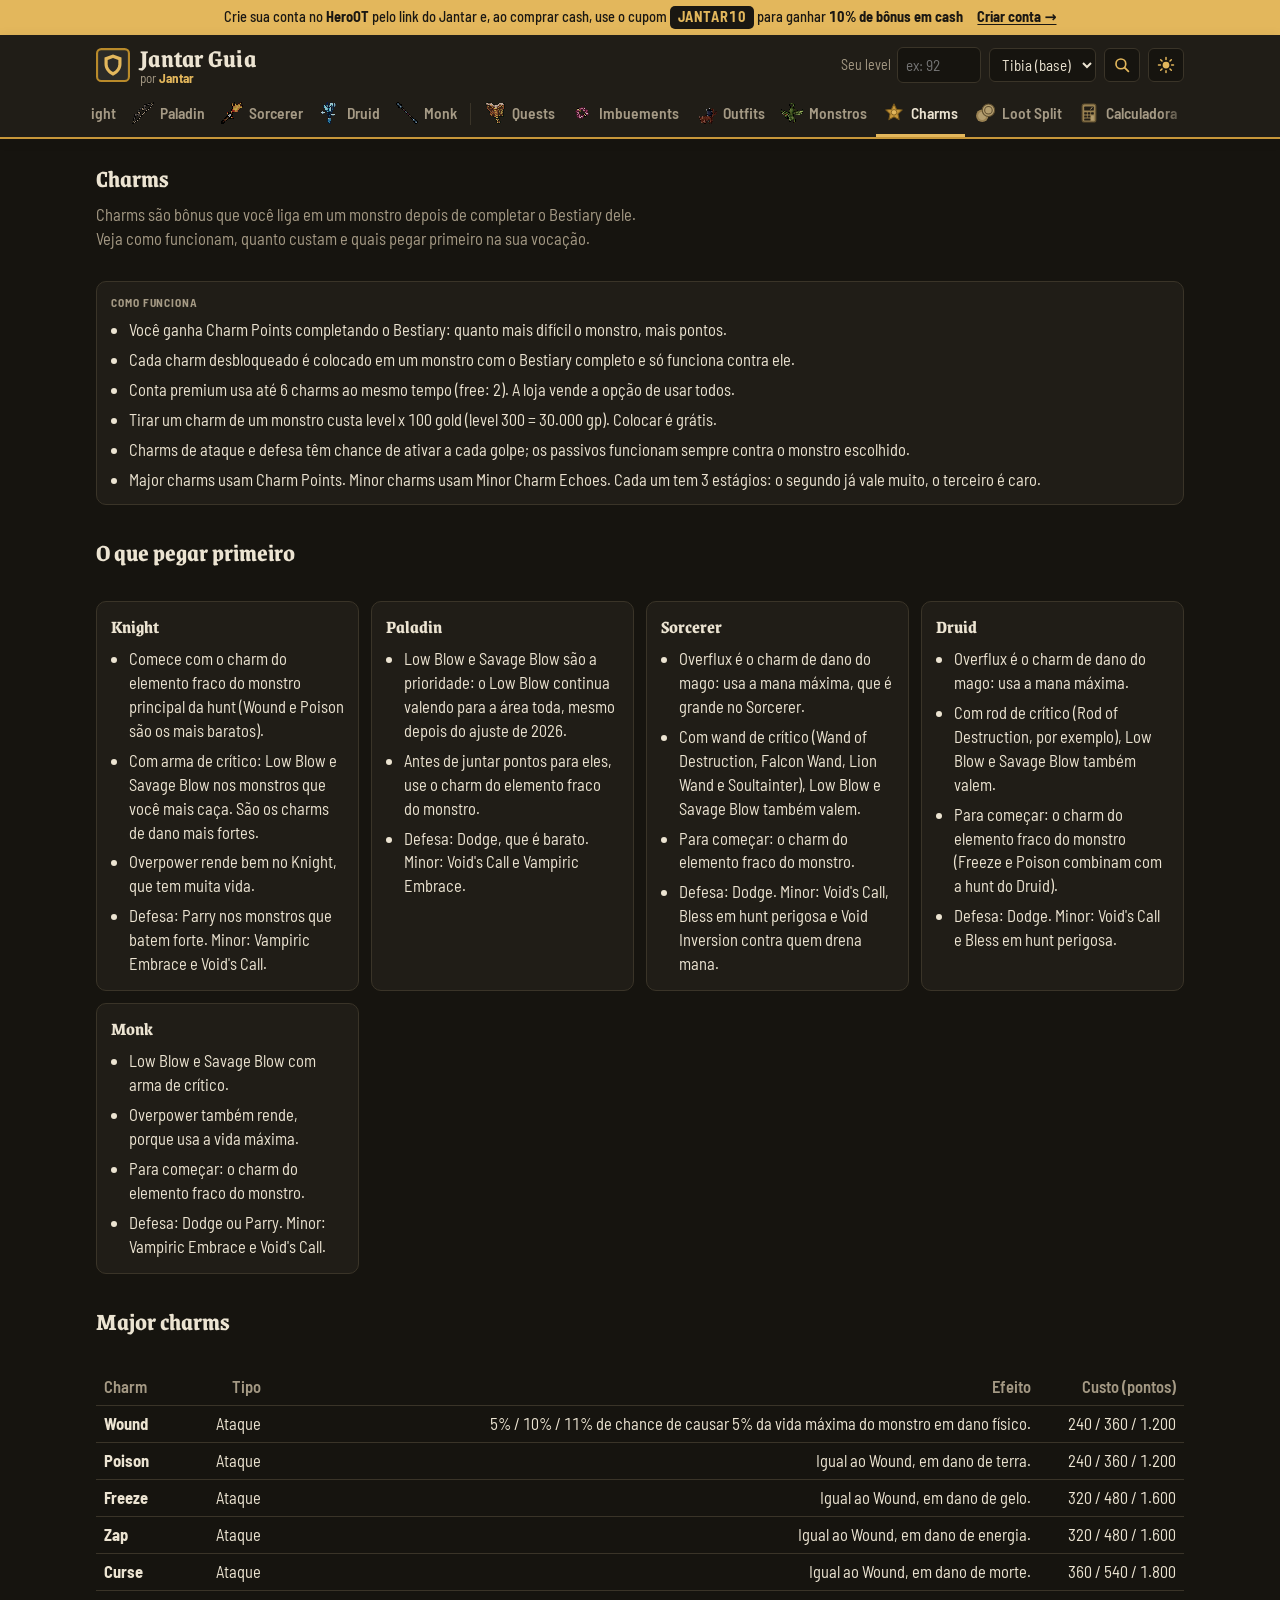
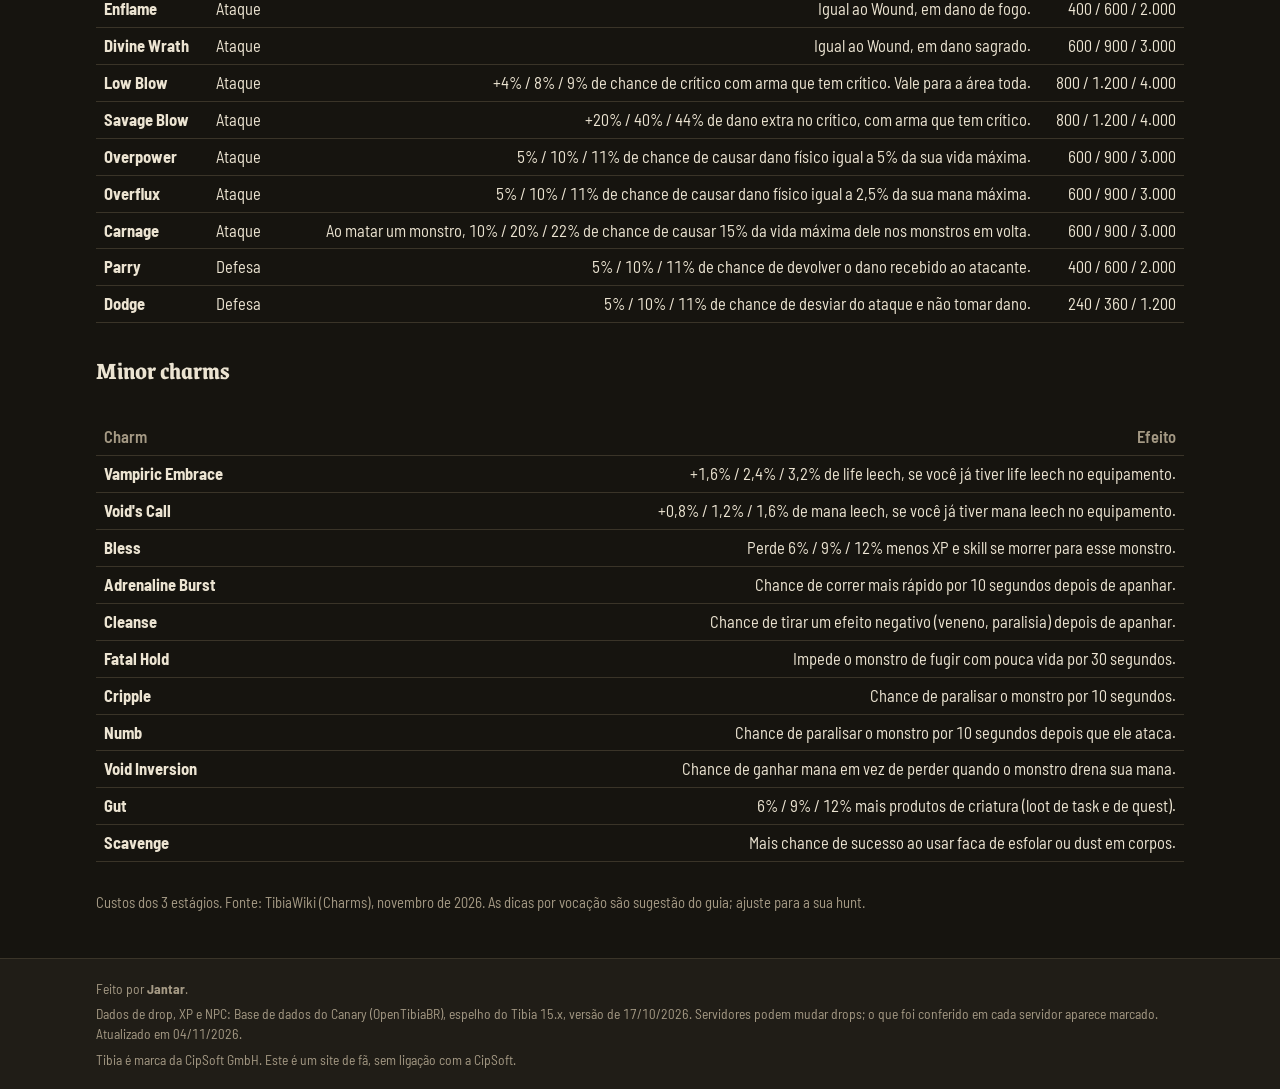
<file: charms/index.html>
<!doctype html>
<html lang="pt-BR">
<script>document.documentElement.classList.add("js");try{if(localStorage.getItem("tema")==="light")document.documentElement.dataset.theme="light"}catch(e){}</script>
<head>
<meta charset="utf-8">
<base href="/">
<meta name="viewport" content="width=device-width,initial-scale=1,viewport-fit=cover">
<title>Charms do Tibia: quais pegar em cada vocação | Jantar Guia</title>
<meta name="description" content="Lista de todos os charms do Tibia com efeito e custo, como funcionam e quais pegar primeiro em Knight, Paladin, Sorcerer, Druid e Monk.">
<link rel="canonical" href="https://jantarguia.com.br/charms/">
<link rel="icon" href="favicon.ico" sizes="any">
<link rel="icon" href="favicon.svg" type="image/svg+xml">
<link rel="apple-touch-icon" href="apple-touch-icon.png">
<meta name="theme-color" content="#1c1b19">
<meta property="og:type" content="website">
<meta property="og:site_name" content="Jantar Guia">
<meta property="og:locale" content="pt_BR">
<meta property="og:url" content="https://jantarguia.com.br/charms/">
<meta property="og:title" content="Charms do Tibia: quais pegar em cada vocação | Jantar Guia">
<meta property="og:description" content="Lista de todos os charms do Tibia com efeito e custo, como funcionam e quais pegar primeiro em Knight, Paladin, Sorcerer, Druid e Monk.">
<meta property="og:image" content="https://jantarguia.com.br/og-image.jpg">
<meta property="og:image:width" content="1200">
<meta property="og:image:height" content="630">
<meta property="og:image:alt" content="Jantar Guia: a rota do Tibia do level 8 ao 1000">
<meta name="twitter:card" content="summary_large_image">
<meta name="twitter:image" content="https://jantarguia.com.br/og-image.jpg">
<script type="application/ld+json">{"@context":"https://schema.org","@type":"BreadcrumbList","itemListElement":[{"@type":"ListItem","position":1,"name":"Início","item":"https://jantarguia.com.br/"},{"@type":"ListItem","position":2,"name":"Charms do Tibia","item":"https://jantarguia.com.br/charms/"}]}</script>
<link rel="preload" href="/fonts/grenze.woff2" as="font" type="font/woff2" crossorigin>
<link rel="preload" href="/fonts/barlow-semi-condensed-400.woff2" as="font" type="font/woff2" crossorigin>
<style id="css">@font-face{font-family:'Grenze';font-style:normal;font-weight:500 700;font-display:swap;src:url(/fonts/grenze.woff2) format('woff2');unicode-range:U+0000-00FF, U+0131, U+0152-0153, U+02BB-02BC, U+02C6, U+02DA, U+02DC, U+0304, U+0308, U+0329, U+2000-206F, U+20AC, U+2122, U+2191, U+2193, U+2212, U+2215, U+FEFF, U+FFFD} @font-face{font-family:'Barlow Semi Condensed';font-style:normal;font-weight:400;font-display:swap;src:url(/fonts/barlow-semi-condensed-400.woff2) format('woff2');unicode-range:U+0000-00FF, U+0131, U+0152-0153, U+02BB-02BC, U+02C6, U+02DA, U+02DC, U+0304, U+0308, U+0329, U+2000-206F, U+20AC, U+2122, U+2191, U+2193, U+2212, U+2215, U+FEFF, U+FFFD} @font-face{font-family:'Barlow Semi Condensed';font-style:normal;font-weight:500;font-display:swap;src:url(/fonts/barlow-semi-condensed-500.woff2) format('woff2');unicode-range:U+0000-00FF, U+0131, U+0152-0153, U+02BB-02BC, U+02C6, U+02DA, U+02DC, U+0304, U+0308, U+0329, U+2000-206F, U+20AC, U+2122, U+2191, U+2193, U+2212, U+2215, U+FEFF, U+FFFD} @font-face{font-family:'Barlow Semi Condensed';font-style:normal;font-weight:600;font-display:swap;src:url(/fonts/barlow-semi-condensed-600.woff2) format('woff2');unicode-range:U+0000-00FF, U+0131, U+0152-0153, U+02BB-02BC, U+02C6, U+02DA, U+02DC, U+0304, U+0308, U+0329, U+2000-206F, U+20AC, U+2122, U+2191, U+2193, U+2212, U+2215, U+FEFF, U+FFFD} @font-face{font-family:'Barlow Semi Condensed';font-style:normal;font-weight:700;font-display:swap;src:url(/fonts/barlow-semi-condensed-700.woff2) format('woff2');unicode-range:U+0000-00FF, U+0131, U+0152-0153, U+02BB-02BC, U+02C6, U+02DA, U+02DC, U+0304, U+0308, U+0329, U+2000-206F, U+20AC, U+2122, U+2191, U+2193, U+2212, U+2215, U+FEFF, U+FFFD} :root{ --bg:#16140f; --panel:#201d17; --panel-2:#2a261e; --ink:#ece4d2; --muted:#a59a85; --line:#3a3428; --gold:#e3b75c; --gold-2:#c7973a; --gold-soft:#3a2f1a; --slot:#100f0c; --slot-hi:#4a463d; --slot-lo:#060504; --srv:#c7a6f2; --srv-soft:#2c2338; --here:#82cfa2; --here-soft:#1c3226; --common:#7ccb8f; --uncommon:#86b2f2; --rare:#f2b45c; --display:"Grenze",Georgia,serif; --body:"Barlow Semi Condensed","Arial Narrow",system-ui,sans-serif; --mono:"Barlow Semi Condensed","Arial Narrow",system-ui,sans-serif; color-scheme:dark; } :root[data-theme="light"]{ --bg:#f3f0e8; --panel:#fffdf8; --panel-2:#ebe5d8; --ink:#231d14; --muted:#6a6152; --line:#d9d0bd; --gold:#8f6410; --gold-2:#b98a2a; --gold-soft:#f3e6c6; --slot:#2b2a27; --slot-hi:#57544d; --slot-lo:#141311; --srv:#6b3fa0; --srv-soft:#efe7f8; --here:#2f6b4f; --here-soft:#dcecdf; --common:#3f7d4f; --uncommon:#3567a8; --rare:#b06a10; color-scheme:light; } *{box-sizing:border-box} [hidden]{display:none!important} html{-webkit-text-size-adjust:100%} body{background:var(--bg);color:var(--ink);font-family:var(--body);font-size:16.5px;line-height:1.45;margin:0;font-variant-numeric:tabular-nums} a{color:var(--gold)} .wrap{max-width:1120px;margin:0 auto;padding-left:max(16px,env(safe-area-inset-left,0px));padding-right:max(16px,env(safe-area-inset-right,0px))} .bar{position:sticky;top:0;z-index:5;background:var(--panel);border-bottom:2px solid var(--gold-2);padding-top:env(safe-area-inset-top,0px);box-shadow:0 2px 12px rgb(0 0 0 / .08)} .bar .wrap{padding-block:12px 10px;display:flex;flex-direction:column;gap:10px} .top{display:flex;align-items:center;justify-content:space-between;gap:12px;flex-wrap:wrap} .brand{display:flex;align-items:center;gap:10px;text-decoration:none;color:var(--ink)} .brand-mark{width:34px;height:34px;flex:none} .brand-txt{display:flex;flex-direction:column;line-height:1.05} .brand-name{font-family:var(--display);font-weight:700;font-size:1.6rem;letter-spacing:.01em} .by{font-size:.82rem;color:var(--muted)}.by b{color:var(--gold)} .ctrls{display:flex;gap:10px;flex-wrap:wrap;align-items:center} .theme{font:inherit;font-size:.85rem;border:1px solid var(--line);background:var(--bg);color:var(--ink);border-radius:6px;padding:6px 10px;cursor:pointer} .theme:hover{border-color:var(--gold-2)} .filter-note{display:flex;gap:10px;flex-wrap:wrap;align-items:center;font-size:.9rem;color:var(--muted);background:var(--panel);border:1px dashed var(--gold-2);border-radius:8px;padding:8px 12px} .filter-note button{font:inherit;font-size:.9rem;background:none;border:0;color:var(--gold);text-decoration:underline;cursor:pointer;padding:0} .field{display:flex;align-items:center;gap:6px;font-size:.88rem;color:var(--muted)} .field input,.field select{font:inherit;font-size:.95rem;padding:6px 8px;border:1px solid var(--line);border-radius:6px;background:var(--bg);color:var(--ink)} .field input{width:5.5em;font-family:var(--mono)} .tabs,.chips{display:flex;gap:6px;overflow-x:auto;scrollbar-width:none;padding-bottom:2px} .tabs::-webkit-scrollbar,.chips::-webkit-scrollbar{display:none} .tab,.chip{flex:none;border:1px solid var(--line);background:var(--bg);color:var(--ink);border-radius:999px;padding:6px 14px;font:inherit;font-weight:500;cursor:pointer;text-decoration:none;display:inline-flex;align-items:center;gap:6px} .tab:hover,.chip:hover{border-color:var(--gold-2)} .tab[aria-current="page"]{background:var(--ink);color:var(--bg);border-color:var(--ink)} .tab.srv{border-color:var(--srv);color:var(--srv)} .tab.srv[aria-current="page"]{background:var(--srv);color:var(--panel)} .chip{padding:4px 12px;font-size:.9rem} .chip[aria-pressed="true"]{background:var(--gold-soft);border-color:var(--gold)} :is(.tab,.chip,.theme,input,select,a,button):focus-visible{outline:2px solid var(--gold);outline-offset:2px} main .wrap{padding-block:22px 44px;display:flex;flex-direction:column;gap:30px} h1,h2{font-family:var(--display);margin:0;text-wrap:balance} .page-h{display:flex;flex-direction:column;gap:6px} .page-h h1{font-size:1.55rem} .intro{color:var(--muted);margin:0;max-width:68ch} .loading{color:var(--muted)} .legend{display:flex;gap:16px;flex-wrap:wrap;font-size:.85rem;color:var(--muted);align-items:center} .notice{background:var(--srv-soft);border:1px solid var(--srv);border-radius:10px;padding:12px 14px;display:flex;flex-direction:column;gap:4px;max-width:80ch} .notice b,.notice a{color:var(--srv)} .tier{display:flex;flex-direction:column;gap:14px} .tier-h{display:flex;align-items:center;gap:12px;flex-wrap:wrap} .lvl-badge{font-family:var(--display);font-weight:700;font-size:1.05rem;background:var(--slot);color:var(--gold);border:1px solid var(--gold-2);border-radius:6px;padding:3px 12px;box-shadow:inset 1px 1px 0 var(--slot-hi),inset -1px -1px 0 var(--slot-lo);font-variant-numeric:tabular-nums} .tier-h h2{font-size:1.15rem;color:var(--muted);font-weight:500} .rule{flex:1;height:1px;background:var(--line);min-width:20px} .here{font-size:.75rem;font-weight:700;color:var(--here);background:var(--here-soft);border-radius:999px;padding:3px 10px;letter-spacing:.05em;text-transform:uppercase} .grid{display:grid;grid-template-columns:repeat(auto-fill,minmax(300px,1fr));gap:14px} .card{background:var(--panel);border:1px solid var(--line);border-radius:10px;padding:14px;display:flex;flex-direction:column;gap:10px;min-width:0} .card:hover{border-color:var(--gold-2)} .head{display:flex;gap:12px;align-items:center;min-width:0} .head-txt{display:flex;flex-direction:column;gap:2px;min-width:0} .slot{flex:none;width:56px;height:56px;display:grid;place-items:center;background:var(--slot);border-radius:4px;box-shadow:inset 2px 2px 0 var(--slot-lo),inset -2px -2px 0 var(--slot-hi),0 0 0 1px var(--slot-lo)} .slot img{width:32px;height:32px;image-rendering:pixelated;transform:scale(1.5)} .slot.big{width:84px;height:84px} .slot.big img{width:auto;height:auto;max-width:64px;max-height:64px;transform:none} .meta{font-size:.75rem;color:var(--muted);text-transform:uppercase;letter-spacing:.07em} .name{font-family:var(--display);font-weight:700;font-size:1.15rem;color:var(--ink);text-decoration:none;line-height:1.15} a.name:hover{color:var(--gold)} .stats-line{display:flex;gap:8px;flex-wrap:wrap;align-items:center} .req{font-family:var(--mono);font-size:.75rem;color:var(--gold);border:1px solid var(--gold-2);border-radius:4px;padding:0 6px} .req.none{color:var(--muted);border-color:var(--line)} .attr{font-family:var(--mono);font-size:.75rem;color:var(--muted)} .how{display:flex;flex-direction:column;gap:8px;border-top:1px dashed var(--line);padding-top:10px} .how-t{font-size:.72rem;text-transform:uppercase;letter-spacing:.08em;color:var(--muted);font-weight:700} .src{display:grid;grid-template-columns:auto 1fr auto;gap:2px 10px;align-items:center;font-size:.92rem} .mon-ico{width:32px;height:32px;object-fit:contain;image-rendering:pixelated;grid-row:span 2} .src .m{font-weight:700;min-width:0} .src .c{font-family:var(--mono);font-size:.82rem;display:flex;align-items:center;gap:5px;justify-self:end} .src .w{grid-column:2/-1;color:var(--muted);font-size:.84rem} .boss-tag{display:inline-block;font-size:.68rem;font-weight:700;letter-spacing:.06em;text-transform:uppercase;color:#fff;background:#9b3b2f;border-radius:4px;padding:1px 6px;margin-right:2px;vertical-align:1px} .dot{width:9px;height:9px;border-radius:50%;display:inline-block;flex:none} .common{background:var(--common)}.uncommon{background:var(--uncommon)}.rare{background:var(--rare)} .line{font-size:.9rem}.line b{font-weight:700} .tip{font-size:.9rem;color:var(--muted);margin:0;padding-left:10px;border-left:2px solid var(--gold-2)} .srvnote{font-size:.9rem;background:var(--srv-soft);border-left:3px solid var(--srv);padding:6px 8px;border-radius:4px} .links{display:flex;gap:14px;font-size:.9rem;flex-wrap:wrap} .sys{display:grid;grid-template-columns:repeat(auto-fill,minmax(260px,1fr));gap:12px} .foot{border-top:1px solid var(--line);color:var(--muted);font-size:.85rem;background:var(--panel)} .foot .wrap{padding-block:20px calc(20px + env(safe-area-inset-bottom,0px));display:flex;flex-direction:column;gap:6px} @media (max-width:520px){.grid{grid-template-columns:1fr}} @media (prefers-reduced-motion:no-preference){.tier{transition:opacity .2s}.card{transition:border-color .15s}} .home-hero{display:flex;flex-wrap:wrap;align-items:flex-end;justify-content:space-between;gap:20px;padding-block:8px 6px;border-bottom:1px solid var(--line);padding-bottom:24px} .home-hero-txt{display:flex;flex-direction:column;gap:10px;min-width:0} .home-hero h1{font-family:var(--display);font-weight:700;font-size:clamp(2rem,5vw,3rem);line-height:1.02;margin:0;max-width:18ch;text-wrap:balance} .home-hero p{margin:0;color:var(--muted);max-width:56ch;font-size:1.05rem} .stats{display:flex;gap:26px;flex-wrap:wrap} .stat{display:flex;flex-direction:column} .stat b{font-family:var(--display);font-size:2rem;color:var(--gold);line-height:1} .stat span{font-size:.8rem;color:var(--muted);text-transform:uppercase;letter-spacing:.07em} .home-block{display:flex;flex-direction:column;gap:14px} .block-h{font-size:1.5rem} .paths{display:grid;grid-template-columns:repeat(auto-fit,minmax(280px,1fr));gap:14px} .path{all:unset;box-sizing:border-box;cursor:pointer;display:flex;flex-direction:column;gap:8px;padding:20px;border-radius:12px;background:var(--panel);border:1px solid var(--line);border-top:4px solid var(--gold-2);color:var(--ink);text-decoration:none;min-width:0} .path:hover{border-color:var(--gold-2)} .path:focus-visible{outline:2px solid var(--gold);outline-offset:2px} .srv-path{border-top-color:var(--srv)} .srv-path:hover{border-color:var(--srv)} .path-kicker{font-size:.75rem;text-transform:uppercase;letter-spacing:.09em;color:var(--muted);font-weight:700} .path-title{font-family:var(--display);font-weight:700;font-size:1.9rem;line-height:1} .path-txt{color:var(--muted);max-width:52ch} .path-tags{display:flex;gap:6px;flex-wrap:wrap} .pill{font-size:.82rem;border:1px solid var(--line);border-radius:999px;padding:2px 10px;color:var(--ink)} .pill.srv{border-color:var(--srv);color:var(--srv);font-weight:600} .path-go{margin-top:auto;padding-top:6px;font-weight:700;color:var(--gold)} .srv-path .path-go{color:var(--srv)} .vocs{display:grid;grid-template-columns:repeat(auto-fill,minmax(300px,1fr));gap:12px} .voc{display:flex;gap:14px;align-items:center;padding:14px;border-radius:10px;background:var(--panel);border:1px solid var(--line);text-decoration:none;color:var(--ink);min-width:0} .voc:hover{border-color:var(--gold-2)} .voc .slot.big img{width:32px;height:32px;max-width:none;max-height:none;transform:scale(2);image-rendering:pixelated} .voc-txt{display:flex;flex-direction:column;gap:4px;min-width:0} .voc-desc{font-size:.92rem;color:var(--muted)} @media (max-width:520px){.home-hero h1{font-size:2rem}.stats{gap:18px}.vocs,.paths{grid-template-columns:1fr}} .quest{gap:10px} .q-head{display:flex;justify-content:space-between;align-items:baseline;gap:10px} .q-txt{margin:0;color:var(--ink)} .q-warn{font-size:.88rem;font-weight:700;color:var(--rare);border-left:3px solid var(--rare);padding-left:8px} .q-items{display:flex;flex-wrap:wrap;gap:6px} .q-item{display:inline-flex;align-items:center;gap:4px;font-size:.88rem;background:var(--bg);border:1px solid var(--line);border-radius:6px;padding:2px 8px 2px 4px} .q-ico{width:24px;height:24px;image-rendering:pixelated} .foot-note{font-size:.85rem;color:var(--muted);margin:0} .grid:has(> .quest){align-items:start} .quest.has-outfit{border-color:var(--gold-2);box-shadow:0 0 0 1px var(--gold-2),0 6px 24px -12px var(--gold-2);background:linear-gradient(180deg,var(--gold-soft),var(--panel) 90px)} .outfit-badge{display:flex;align-items:center;gap:10px;padding:8px 10px;border-radius:8px;background:var(--slot);border:1px solid var(--gold-2);color:#e3b75c} .outfit-badge small{display:block;font-size:.7rem;text-transform:uppercase;letter-spacing:.08em;color:#a59a85} .outfit-badge b{font-family:var(--display);font-size:1.25rem;line-height:1.05} .outfit-ico{font-size:1.4rem;line-height:1} .chip-outfit[aria-pressed="true"]{background:var(--slot);color:#e3b75c;border-color:var(--gold-2)} .q-det{border-top:1px dashed var(--line);padding-top:8px} .q-det summary{cursor:pointer;font-weight:700;color:var(--gold);list-style:none;display:flex;align-items:center;gap:6px} .q-det summary::-webkit-details-marker{display:none} .q-det summary::before{content:"▸";transition:transform .15s} .q-det[open] summary::before{transform:rotate(90deg)} .q-det dl{display:grid;grid-template-columns:repeat(3,minmax(0,1fr));gap:8px 12px;margin:10px 0 0} .q-det dl>div{min-width:0} .q-det .wide{grid-column:1/-1} .q-det dt{font-size:.72rem;text-transform:uppercase;letter-spacing:.08em;color:var(--muted);font-weight:700} .q-det dd{margin:2px 0 0;font-size:.95rem} .look-switch .chip{font-size:1rem;padding:6px 16px} .look-bar{display:flex;flex-wrap:wrap;gap:10px;align-items:center;justify-content:space-between} .look-bar .chips{flex-wrap:wrap} .look-search input{width:14em;font-family:var(--body)} .look-grid{align-items:start} .look-slot img{width:64px!important;height:64px!important;max-width:none!important;max-height:none!important;transform:none!important;object-fit:contain;image-rendering:pixelated} .look .q-txt{font-size:.95rem} .badge-pic{flex:none;width:64px;height:64px;display:grid;place-items:center;border-radius:6px;background:#0b0a08;box-shadow:inset 1px 1px 0 #000,inset -1px -1px 0 #3a362e} .badge-pic img{width:64px;height:64px;object-fit:contain;image-rendering:pixelated} .mount-badge em{display:block;font-style:normal;font-size:.82rem;color:#c9bfa9;margin-top:2px;line-height:1.3} .mode-switch{margin-top:-14px} .muted{color:var(--muted);margin:0;font-size:.92rem} .resumo{background:var(--panel);border:1px solid var(--gold-2);border-radius:12px;padding:18px;display:flex;flex-direction:column;gap:16px} .resumo-h{display:flex;flex-direction:column;gap:2px} .resumo-h h2{font-size:1.5rem} .resumo-grid{display:grid;grid-template-columns:repeat(auto-fit,minmax(230px,1fr));gap:12px} .rbox{background:var(--bg);border:1px solid var(--line);border-radius:8px;padding:12px;display:flex;flex-direction:column;gap:6px} .rbox p,.rbox ul{margin:0;font-size:.95rem} .rbox ul{padding-left:18px;display:flex;flex-direction:column;gap:3px} .linha-wrap{display:flex;flex-direction:column;gap:8px} .linha{list-style:none;margin:0;padding:0;display:grid;grid-template-columns:repeat(auto-fill,minmax(150px,1fr));gap:8px;counter-reset:l} .linha a{display:flex;flex-direction:column;gap:2px;height:100%;text-decoration:none;color:var(--ink);background:var(--bg);border:1px solid var(--line);border-left:3px solid var(--gold-2);border-radius:6px;padding:8px 10px;font-size:.88rem;line-height:1.25} .linha a:hover{border-color:var(--gold)} .linha b{font-family:var(--display);color:var(--gold);font-size:1.1rem} .linha b::before{content:"lvl ";font-family:var(--body);font-size:.75rem;color:var(--muted);font-weight:500} .steps{display:flex;flex-direction:column;gap:34px} .step{display:flex;flex-direction:column;gap:12px;scroll-margin-top:190px} .step-h{display:flex;align-items:center;gap:10px;flex-wrap:wrap} .step-n{width:30px;height:30px;border-radius:50%;display:grid;place-items:center;font-family:var(--display);font-weight:700;background:var(--gold);color:var(--bg);flex:none} .step-obj{margin:0;font-size:1.08rem;font-weight:600;max-width:75ch} .step.is-here .step-n{background:var(--here)} .step-grid{display:grid;grid-template-columns:repeat(auto-fit,minmax(320px,1fr));gap:12px} .sbox{background:var(--panel);border:1px solid var(--line);border-radius:10px;padding:12px 14px;display:flex;flex-direction:column;gap:8px;min-width:0} .how-t.t2{margin-top:6px} .hrow,.irow summary{display:flex;gap:10px;align-items:flex-start} .hrow + .hrow,.irow + .irow{border-top:1px dashed var(--line);padding-top:8px} .hrow-txt,.irow-txt{display:flex;flex-direction:column;gap:1px;min-width:0;flex:1} .hrow-txt b,.irow-txt b{font-size:1.02rem} .hrow-onde{font-size:.92rem} .hrow-nota,.irow-w{font-size:.86rem;color:var(--muted)} .hrow .slot,.irow .slot{width:44px;height:44px} .hrow .slot img,.irow .slot img{transform:none;max-width:40px;max-height:40px;width:auto;height:auto} .irow summary{cursor:pointer;list-style:none} .irow summary::-webkit-details-marker{display:none} .irow-more{flex:none;width:24px;height:24px;border:1px solid var(--line);border-radius:6px;display:grid;place-items:center;color:var(--muted);font-weight:700;align-self:center} .irow[open] .irow-more{transform:rotate(45deg);color:var(--gold);border-color:var(--gold-2)} .irow-body{margin-top:8px} .irow-body .card{background:var(--bg)} .srow{display:grid;grid-template-columns:2.2em 1fr auto;gap:0 10px;align-items:baseline;padding:5px 0;font-size:.93rem} .srow + .srow{border-top:1px dashed var(--line)} .srow .s-lv{font-family:var(--display);color:var(--muted);text-align:right} .srow .s-n{display:flex;flex-wrap:wrap;gap:0 8px;align-items:baseline;min-width:0} .srow code{font-family:var(--mono);font-size:.85rem;color:var(--muted);font-style:italic} .srow .s-p{font-size:.85rem;white-space:nowrap} .srow .s-npc{grid-column:2/-1;font-size:.8rem;color:var(--muted)} .srow.ess .s-lv{color:var(--gold)} .srow.ess .s-n b{color:var(--gold)} .more summary{cursor:pointer;color:var(--gold);font-size:.9rem;padding:6px 0} .q-links{display:flex;flex-wrap:wrap;gap:6px} .q-links .pill{text-decoration:none} .q-links .pill small{color:var(--muted)} .pill-gold{border-color:var(--gold-2);color:var(--gold)} .step-treino{margin:0;font-size:.95rem} @media (max-width:520px){.step-grid{grid-template-columns:1fr}.resumo{padding:14px}.step{scroll-margin-top:230px}} .step-obj .obj-w{display:block;font-weight:500} .step-obj .obj-w + .obj-w{margin-top:3px} .step-obj .obj-w b{color:var(--gold)} .linha-w{font-family:var(--display);font-weight:700;color:var(--gold);margin-top:4px} .hrow-yt{display:inline-flex;align-items:center;gap:5px;align-self:flex-start;margin-top:4px;font-size:.84rem;font-weight:600;text-decoration:none;color:var(--ink);border:1px solid var(--line);border-radius:999px;padding:2px 10px 2px 7px} .hrow-yt svg{width:14px;height:14px;color:#e5483b} .hrow-yt:hover{border-color:var(--gold-2);color:var(--gold)} .yt-mini{color:var(--gold);font-weight:600;text-decoration:none;white-space:nowrap} .yt-mini::before{content:"▶ ";color:#e5483b;font-size:.8em} .yt-mini:hover{text-decoration:underline} .quest .hrow-yt{margin-top:0} .slot.place svg{width:22px;height:22px;color:var(--gold)} .imbu-rec{display:grid;grid-template-columns:repeat(auto-fill,minmax(240px,1fr));gap:10px} .imbu-what{color:var(--gold);font-size:1.02rem} .imbu-info{display:grid;grid-template-columns:minmax(220px,1fr) 2fr;gap:12px} .imbu-info ul{margin:0;padding-left:18px;display:flex;flex-direction:column;gap:4px;font-size:.93rem} .imbu-lv{display:flex;flex-direction:column;gap:8px;border-top:1px dashed var(--line);padding-top:10px} .imbu-lv > div{display:flex;flex-direction:column;gap:1px} .imbu-items{font-size:.84rem;color:var(--muted)} @media (max-width:640px){.imbu-info{grid-template-columns:1fr}} .bar .wrap{padding-block:10px 0;gap:8px} .sr{position:absolute;width:1px;height:1px;overflow:hidden;clip:rect(0 0 0 0)} .ctrls{gap:8px;flex-wrap:nowrap} .field.lvl span{white-space:nowrap} .field select{max-width:9.5em} .theme{width:36px;height:34px;padding:0;display:grid;place-items:center;flex:none} .theme svg{width:18px;height:18px;color:var(--gold)} .tabs{gap:2px;align-items:stretch;margin-inline:-6px;padding-inline:6px;padding-bottom:0} .tabs.over{-webkit-mask-image:linear-gradient(90deg,#000 calc(100% - 28px),transparent);mask-image:linear-gradient(90deg,#000 calc(100% - 28px),transparent)} .tab-group{display:flex;gap:2px;flex:none} .tab{border:0;border-radius:0;background:none;color:var(--muted);padding:8px 7px 10px;border-bottom:3px solid transparent;font-weight:600;gap:6px;font-size:.97rem;transition:color .15s,border-color .15s} .tab:hover{color:var(--ink);border-bottom-color:var(--line)} .tab[aria-current="page"]{background:none;color:var(--ink);border-bottom-color:var(--gold)} .tab-ico{width:22px;height:22px;object-fit:contain;image-rendering:pixelated;flex:none} .tab:not([aria-current="page"]) .tab-ico{filter:saturate(.6) brightness(.85)} .tab-svg{width:18px;height:18px;flex:none} .tab-sep{flex:none;width:1px;background:var(--line);margin:9px 4px 12px} .tab.srv{color:var(--srv);border-bottom-color:transparent} .tab.srv[aria-current="page"]{background:none;color:var(--srv);border-bottom-color:var(--srv)} .bar .chips{padding-block:2px 10px} .bar .chips[hidden]+*{display:none} @media (max-width:640px){ .top{flex-wrap:wrap;row-gap:8px} .ctrls{width:100%} .field.lvl{flex:1} .field.lvl input{width:100%;min-width:4em} .field select{max-width:none} .tab{padding:8px 8px 10px} } .imbu-items{display:flex;flex-wrap:wrap;gap:5px;margin-top:4px} .imbu-it{font-size:.85rem;color:var(--ink);background:var(--gold-soft);border:1px solid var(--gold-2);border-radius:6px;padding:2px 8px;line-height:1.35} .imbu-it b{color:var(--gold);font-family:var(--display);margin-right:2px} .imbu-it.novo::after{content:"novo";margin-left:6px;font-size:.68rem;font-weight:700;text-transform:uppercase;letter-spacing:.05em;color:var(--bg);background:var(--gold);border-radius:4px;padding:0 4px;vertical-align:1px} .imbu-lv > div:first-child .imbu-it.novo::after{display:none} .rec-cost{display:flex;flex-direction:column;gap:8px;border-top:1px dashed var(--line);padding-top:8px;margin-top:2px} .rec-line{display:flex;flex-direction:column;gap:2px} .rec-line > a{font-size:.82rem;font-weight:700;color:var(--gold);text-decoration:none;text-transform:uppercase;letter-spacing:.05em} .rec-line > a:hover{text-decoration:underline} .rec-note{font-size:.84rem;color:var(--muted)} .imbu-it.gt{background:var(--slot);border-style:dashed;color:var(--muted)} .card.imbu,.tier{scroll-margin-top:130px} .rec-cost{flex-direction:row;flex-wrap:wrap;gap:6px} .rec-chip{display:inline-flex;align-items:center;gap:6px;text-decoration:none;color:var(--ink);background:var(--bg);border:1px solid var(--gold-2);border-radius:6px;padding:3px 8px;font-size:.86rem} .rec-chip:hover{background:var(--gold-soft)} .rec-chip b{color:var(--gold)} .gt-n{font-weight:600} .rec-see{color:var(--muted)} .topcupom{background:var(--gold);color:#1a1712;font-size:.9rem;font-weight:500} .topcupom .wrap{display:flex;align-items:center;justify-content:center;gap:6px 14px;flex-wrap:wrap;padding-block:6px} .topcupom a{color:#1a1712;font-weight:700;text-decoration:underline;text-underline-offset:2px} .tb-code{font:inherit;font-weight:800;letter-spacing:.06em;background:#1a1712;color:var(--gold);border:0;border-radius:5px;padding:1px 8px;cursor:pointer} .tb-code.copied{background:#2e6b3a;color:#fff} .promo{display:flex;align-items:center;justify-content:space-between;gap:16px 24px;flex-wrap:wrap;background:linear-gradient(120deg,var(--panel),var(--gold-soft));border:2px solid var(--gold);border-radius:12px;padding:18px 20px} .promo h2{margin:2px 0 4px;font-size:1.35rem} .promo p{margin:0;color:var(--muted)} .promo.big h2{font-size:1.6rem} .promo-act{display:flex;gap:10px;flex-wrap:wrap;align-items:stretch} .promo-code{display:flex;flex-direction:column;align-items:center;justify-content:center;gap:0;font:inherit;cursor:pointer;background:var(--bg);color:var(--ink);border:2px dashed var(--gold);border-radius:10px;padding:6px 18px;min-width:150px} .promo-code span{font-size:.75rem;text-transform:uppercase;letter-spacing:.08em;color:var(--muted)} .promo-code b{font-family:var(--display);font-size:1.7rem;color:var(--gold);letter-spacing:.06em;line-height:1.1} .promo-code .copy-lbl{color:var(--gold)} .promo-code.copied{border-style:solid;border-color:#3f9c55} .promo-code.copied .copy-lbl{color:#3f9c55} .promo-btn{display:flex;align-items:center;justify-content:center;background:var(--gold);color:#1a1712;font-weight:700;font-size:1.05rem;text-decoration:none;border-radius:10px;padding:10px 20px} .promo-btn:hover{filter:brightness(1.08)} @media (max-width:640px){.promo-act,.promo-code,.promo-btn{width:100%}.promo.big h2{font-size:1.3rem}} .promo-bonus{color:var(--gold)} .promo-steps{margin:4px 0 0;padding-left:20px;color:var(--ink);display:flex;flex-direction:column;gap:3px} .promo-btn.discord{background:#5865f2;color:#fff;gap:8px} .promo-btn.discord svg{width:20px;height:20px} .set-bar{display:flex;flex-direction:column;gap:8px;margin:0 0 12px} .set-row{display:grid;grid-template-columns:repeat(auto-fill,minmax(96px,1fr));gap:8px} .set-slot{display:flex;flex-direction:column;align-items:center;gap:5px;text-align:center;background:var(--panel);border:1px solid var(--line);border-radius:8px;padding:8px 6px;min-width:0} .set-slot b{font-size:.82rem;font-weight:600;line-height:1.15;overflow-wrap:anywhere} .set-slot.novo{border-color:var(--gold-2);background:var(--gold-soft)} .set-slot.vazio{opacity:.55} .set-slot.vazio b{font-weight:500;color:var(--muted)} .loading { display: none; } .prerender { padding: 24px 0; line-height: 1.5; } .prerender h1, .prerender h2, .prerender h3 { margin: 1em 0 .4em; } .prerender ul { padding-left: 20px; } .loot-box{margin-top:16px} #lootxt{width:100%;box-sizing:border-box;resize:vertical;background:var(--panel-2);color:var(--ink);border:1px solid var(--line);border-radius:8px;padding:10px;font:inherit} .loot-acts{display:flex;gap:8px;flex-wrap:wrap} .loot-btn{background:var(--gold-soft);color:var(--gold);border:1px solid var(--gold-2);border-radius:8px;padding:8px 12px;min-height:38px;font:inherit;font-weight:600;cursor:pointer} .loot-btn.copied{background:var(--here-soft);color:var(--here);border-color:var(--here)} .loot-scroll{overflow-x:auto} .loot-t{width:100%;border-collapse:collapse;min-width:560px} .loot-t th{text-align:right;color:var(--muted);font-weight:600;padding:6px 8px;border-bottom:1px solid var(--line)} .loot-t td{text-align:right;padding:6px 8px;border-bottom:1px solid var(--line)} .loot-t th:first-child,.loot-t td:first-child{text-align:left} .loot-t small{color:var(--gold)} .loot-t tr.off td{opacity:.45} .loot-t input[type=number]{width:100px;box-sizing:border-box;background:var(--panel-2);color:var(--ink);border:1px solid var(--line);border-radius:6px;padding:6px;font:inherit;text-align:right} .loot-t input[type=checkbox]{width:20px;height:20px;accent-color:var(--gold)} .loot-sum{display:grid;grid-template-columns:repeat(auto-fit,minmax(180px,1fr));gap:12px} .loot-sum b{display:block;font-size:1.5rem;color:var(--here)} .loot-sum b.neg{color:var(--rare)} .loot-tr{display:flex;justify-content:space-between;align-items:center;gap:10px;flex-wrap:wrap;padding:8px 0;border-top:1px solid var(--line)} .hmode{display:inline-block;margin-left:6px;padding:0 6px;border-radius:999px;font-size:.72rem;font-weight:700;text-transform:none;letter-spacing:0;border:1px solid currentColor;vertical-align:1px} .hmode-solo{color:#4aa865} .hmode-pt{color:#d0843a} .hmode-ambos{color:var(--gold-2)} .hrow-xp{display:flex;flex-wrap:wrap;gap:2px 12px;font-size:.86rem;margin:2px 0} .hrow-xp .pos b{color:#4aa865} .hrow-xp .neg b{color:#d0564c} .hunt-src{font-size:.78rem;color:var(--muted);margin:10px 0 0;line-height:1.4} .calc-box{display:flex;flex-direction:column;gap:10px;margin-bottom:14px} .calc-box .t2{margin-top:6px} .calc-grid{display:grid;grid-template-columns:repeat(auto-fit,minmax(160px,1fr));gap:10px 12px;align-items:end} .calc-grid label{display:flex;flex-direction:column;gap:4px;min-width:0} .calc-grid label.wide{grid-column:1/-1} .calc-grid input:not([type=checkbox]),.calc-grid select{font:inherit;font-size:1rem;padding:9px 10px;min-height:42px;border:1px solid var(--line);border-radius:8px;background:var(--bg);color:var(--ink);width:100%;min-width:0;box-sizing:border-box} .calc-grid label.chk{flex-direction:row;align-items:center;gap:8px;min-height:42px;cursor:pointer} .calc-grid label.chk input{width:20px;height:20px;accent-color:var(--gold-2);flex:none} .seg{display:flex;flex-wrap:wrap;gap:8px} .seg-b{font:inherit;font-weight:600;border:1px solid var(--line);background:var(--bg);color:var(--ink);border-radius:999px;padding:8px 14px;min-height:40px;cursor:pointer} .seg-b[aria-pressed=true]{background:var(--gold-soft);color:var(--gold);border-color:var(--gold-2)} .calc-sum b{font-variant-numeric:tabular-nums} .calc-seg{display:flex;flex-wrap:wrap;align-items:center;gap:6px 12px;padding:8px 0;border-top:1px dashed var(--line)} .calc-seg .lvl-badge{font-size:.9rem;padding:2px 8px} .calc-seg-n{display:flex;flex-direction:column;flex:1 1 180px;min-width:0} .calc-seg-n small{color:var(--muted);font-size:.85rem} .calc-seg-v{font-size:.92rem;color:var(--muted);white-space:nowrap} .calc-seg-v b{color:var(--ink)} .calc-warn{flex-basis:100%;font-size:.82rem;color:var(--srv);background:var(--srv-soft);border-radius:6px;padding:6px 8px} .calc-rate{font-size:.88rem;margin:4px 0 0;line-height:1.5} .srv-info{display:grid;grid-template-columns:repeat(auto-fit,minmax(150px,1fr));gap:10px;margin:14px 0} .srv-info .stat{background:var(--panel);border:1px solid var(--line);border-radius:10px;padding:10px 12px;display:flex;flex-direction:column;gap:2px} .srv-info .stat span{font-size:.8rem;color:var(--muted)} .srv-info .stat b{font-size:1rem} .srv-rates{display:grid;grid-template-columns:repeat(auto-fit,minmax(200px,1fr));gap:12px;align-items:start} .st-t{width:100%;border-collapse:collapse;font-size:.92rem;font-variant-numeric:tabular-nums} .st-t th{text-align:left;font-size:.75rem;color:var(--muted);font-weight:600;padding:2px 0} .st-t td{padding:4px 0;border-top:1px dashed var(--line)} .st-t td:last-child,.st-t th:last-child{text-align:right} .st-t b{color:var(--gold)} .srv-news ul,.srv-rules{margin:0;padding-left:18px;display:flex;flex-direction:column;gap:4px} .ch-list{margin:0;padding-left:18px;display:flex;flex-direction:column;gap:6px} .ch-vocs{display:grid;grid-template-columns:repeat(auto-fit,minmax(240px,1fr));gap:12px} .ch-t td{vertical-align:top} .ch-t td.nw{white-space:nowrap} .theme svg{width:18px;height:18px;display:block} .busca{position:relative;padding-bottom:10px} .busca input{width:100%;box-sizing:border-box;font:inherit;font-size:1rem;padding:10px 12px;min-height:44px;border:1px solid var(--gold-2);border-radius:8px;background:var(--bg);color:var(--ink)} .busca-res{display:flex;flex-direction:column;max-height:min(60vh,460px);overflow:auto;margin-top:6px;border-radius:8px} .busca-it{all:unset;box-sizing:border-box;display:flex;align-items:center;gap:10px;padding:6px 8px;border-radius:8px;cursor:pointer;min-height:44px} .busca-it:hover,.busca-it.on,.busca-it:focus-visible{background:var(--gold-soft)} .busca-it .slot{width:36px;height:36px;flex:none} .busca-it .slot img{max-width:32px;max-height:32px;transform:none;width:auto;height:auto} .busca-txt{display:flex;flex-direction:column;min-width:0} .busca-txt b{white-space:nowrap;overflow:hidden;text-overflow:ellipsis} .busca-txt small{color:var(--muted);font-size:.8rem;white-space:nowrap;overflow:hidden;text-overflow:ellipsis} .busca-dica{color:var(--muted);font-size:.88rem;margin:6px 2px} details.irow.busca-alvo,.hrow.busca-alvo,.step.busca-alvo{outline:2px solid var(--gold-2);outline-offset:2px;border-radius:8px} main{min-height:100vh} .calc-hunt{color:inherit;text-decoration:none;display:inline-flex;align-items:baseline;gap:2px;min-height:24px} .calc-hunt b{text-decoration:underline;text-decoration-color:var(--gold-2);text-underline-offset:3px} .calc-hunt span{color:var(--gold)} .calc-hunt:hover b{color:var(--gold)} .fraq-pic{all:unset;cursor:pointer;border-radius:8px;flex:none} .fraq-pic:focus-visible{outline:2px solid var(--gold-2);outline-offset:2px} .fraq-btn{align-self:flex-start;font:inherit;font-size:.82rem;font-weight:600;color:var(--gold);background:none;border:1px solid var(--gold-2);border-radius:999px;padding:4px 10px;min-height:30px;margin:4px 0 2px;cursor:pointer} .fraq-btn[aria-expanded=true] span{display:inline-block;transform:rotate(180deg)} .fraq{border:1px solid var(--line);border-radius:8px;padding:8px 10px;margin:4px 0;background:var(--bg)} .fraq-sum{display:flex;flex-wrap:wrap;gap:2px 14px;margin:0 0 6px;font-size:.88rem} .fraq-els{display:grid;grid-template-columns:repeat(auto-fill,minmax(88px,1fr));gap:6px} .fraq-el{display:flex;justify-content:space-between;gap:6px;padding:4px 8px;border-radius:6px;font-size:.85rem;border:1px solid var(--line)} .fraq-el.forte{border-color:#4aa865;background:rgb(74 168 101 / .14)} .fraq-el.resiste{border-color:#d0843a;background:rgb(208 132 58 / .12)} .fraq-el.imune{border-color:#d0564c;background:rgb(208 86 76 / .14)} b.forte,.fraq-el.forte b{color:#4aa865} .fraq-el.resiste b{color:#d0843a} b.imune,.fraq-el.imune b{color:#d0564c} .fraq-nota{margin:6px 0 0;font-size:.76rem;color:var(--muted)} .fraq-tab-wrap{overflow-x:auto;-webkit-overflow-scrolling:touch} .fraq-tab{border-collapse:collapse;width:100%;font-size:.8rem;font-variant-numeric:tabular-nums} .fraq-tab th{font-weight:600;color:var(--muted);font-size:.72rem;padding:2px 3px;text-align:center} .fraq-tab th:first-child,.fraq-tab td:first-child{text-align:left;padding-right:6px;white-space:nowrap;max-width:9.5em;overflow:hidden;text-overflow:ellipsis} .fraq-tab td{padding:3px;text-align:center;border-top:1px solid var(--line)} .fraq-tab td.forte{color:#4aa865;font-weight:700;background:rgb(74 168 101 / .12)} .fraq-tab td.resiste{color:#d0843a} .fraq-tab td.imune{color:#d0564c;font-weight:700;background:rgb(208 86 76 / .12)} .hrow .fraq{margin-left:-56px} @media (max-width:480px){.fraq-tab{font-size:.74rem}.fraq-tab td,.fraq-tab th{padding:2px 1px}.fraq-tab th:first-child,.fraq-tab td:first-child{max-width:6.2em}} .loot-hacts{display:flex;gap:6px;flex:none} .loot-guia{display:flex;flex-direction:column;gap:10px;margin-top:8px} .loot-guia h2{font-size:1.25rem} .loot-passos{margin:0;padding-left:22px;display:flex;flex-direction:column;gap:6px;line-height:1.5} .loot-faq{border:1px solid var(--line);border-radius:8px;padding:10px 12px;background:var(--panel)} .loot-faq summary{cursor:pointer;font-weight:600;min-height:24px} .loot-faq p{margin:8px 0 0;line-height:1.5;color:var(--ink)}</style>
</head>
<body>
<div class="topcupom" id="topcupom"><div class="wrap"><span>Crie sua conta no <b>HeroOT</b> pelo link do Jantar e, ao comprar cash, use o cupom <button class="tb-code" type="button" data-copy="JANTAR10">JANTAR10</button> para ganhar <b>10% de bônus em cash</b></span><a href="https://hero-ot.com/r/JANTAR10" target="_blank" rel="sponsored noopener">Criar conta →</a></div></div>
<header class="bar"><div class="wrap">
  <div class="top">
    <a class="brand" href="./" aria-label="Jantar Guia, página inicial">
      <svg class="brand-mark" viewBox="0 0 32 32" aria-hidden="true"><rect x="1" y="1" width="30" height="30" rx="4" fill="#2b2a27"/><rect x="1" y="1" width="30" height="30" rx="4" fill="none" stroke="#b98a2a" stroke-width="2"/><path d="M16 6 24 9v6c0 5-3.5 9-8 11-4.5-2-8-6-8-11V9z" fill="#e3b75c"/><path d="M16 9.5 21 11.4v3.8c0 3.2-2.1 5.9-5 7.3-2.9-1.4-5-4.1-5-7.3v-3.8z" fill="#2b2a27"/></svg>
      <span class="brand-txt"><span class="brand-name">Jantar Guia</span><span class="by">por <b id="criador">Jantar</b></span></span>
    </a>
    <div class="ctrls">
      <label class="field lvl" for="mylvl"><span>Seu level</span>
        <input id="mylvl" type="number" inputmode="numeric" min="1" max="3000" placeholder="ex: 92">
      </label>
      <label class="field" for="srv"><span class="sr">Servidor</span>
        <select id="srv" aria-label="Servidor"><option value="">Tibia (base)</option></select>
      </label>
      <button class="theme" id="busca" type="button" aria-label="Buscar no site" title="Buscar item, monstro ou quest" aria-expanded="false" aria-controls="buscabox"><svg viewBox="0 0 24 24" aria-hidden="true"><circle cx="10.5" cy="10.5" r="6.5" fill="none" stroke="currentColor" stroke-width="2.2"/><path d="m15.5 15.5 5 5" stroke="currentColor" stroke-width="2.4" stroke-linecap="round"/></svg></button>
      <button class="theme" id="theme" type="button"></button>
    </div>
  </div>
  <nav class="tabs" id="tabs" aria-label="Seções"><a class="tab" href="./"><span>Início</span></a><a class="tab" href="knight/"><span>Knight</span></a><a class="tab" href="paladin/"><span>Paladin</span></a><a class="tab" href="sorcerer/"><span>Sorcerer</span></a><a class="tab" href="druid/"><span>Druid</span></a><a class="tab" href="monk/"><span>Monk</span></a><a class="tab" href="quests/"><span>Quests</span></a><a class="tab" href="imbuements/"><span>Imbuements</span></a><a class="tab" href="outfits/"><span>Outfits</span></a><a class="tab" href="monstros/"><span>Monstros</span></a><a class="tab" href="lootsplit/"><span>Loot Split</span></a><a class="tab" href="calculadora/"><span>Calculadora</span></a><a class="tab" href="charms/"><span>Charms</span></a></nav>
  <div class="busca" id="buscabox" hidden><input id="buscaq" type="search" autocomplete="off" spellcheck="false" placeholder="Buscar item, monstro, quest ou página" aria-label="Buscar no site"><div id="buscares" class="busca-res" role="listbox"></div></div>
  <div class="chips" id="chips" hidden></div>
</div></header>

<main><div class="wrap" id="view"><p class="loading">Carregando o guia…</p><div class="prerender"><h1>Charms</h1><p>Charms são bônus que você liga em um monstro depois de completar o Bestiary dele.</p><h2>Como funciona</h2><ul><li>Você ganha Charm Points completando o Bestiary: quanto mais difícil o monstro, mais pontos.</li><li>Cada charm desbloqueado é colocado em um monstro com o Bestiary completo e só funciona contra ele.</li><li>Conta premium usa até 6 charms ao mesmo tempo (free: 2). A loja vende a opção de usar todos.</li><li>Tirar um charm de um monstro custa level x 100 gold (level 300 = 30.000 gp). Colocar é grátis.</li><li>Charms de ataque e defesa têm chance de ativar a cada golpe; os passivos funcionam sempre contra o monstro escolhido.</li><li>Major charms usam Charm Points. Minor charms usam Minor Charm Echoes. Cada um tem 3 estágios: o segundo já vale muito, o terceiro é caro.</li></ul><h2>Charms para Knight</h2><ul><li>Comece com o charm do elemento fraco do monstro principal da hunt (Wound e Poison são os mais baratos).</li><li>Com arma de crítico: Low Blow e Savage Blow nos monstros que você mais caça. São os charms de dano mais fortes.</li><li>Overpower rende bem no Knight, que tem muita vida.</li><li>Defesa: Parry nos monstros que batem forte. Minor: Vampiric Embrace e Void&#x27;s Call.</li></ul><h2>Charms para Paladin</h2><ul><li>Low Blow e Savage Blow são a prioridade: o Low Blow continua valendo para a área toda, mesmo depois do ajuste de 2026.</li><li>Antes de juntar pontos para eles, use o charm do elemento fraco do monstro.</li><li>Defesa: Dodge, que é barato. Minor: Void&#x27;s Call e Vampiric Embrace.</li></ul><h2>Charms para Sorcerer</h2><ul><li>Overflux é o charm de dano do mago: usa a mana máxima, que é grande no Sorcerer.</li><li>Com wand de crítico (Wand of Destruction, Falcon Wand, Lion Wand e Soultainter), Low Blow e Savage Blow também valem.</li><li>Para começar: o charm do elemento fraco do monstro.</li><li>Defesa: Dodge. Minor: Void&#x27;s Call, Bless em hunt perigosa e Void Inversion contra quem drena mana.</li></ul><h2>Charms para Druid</h2><ul><li>Overflux é o charm de dano do mago: usa a mana máxima.</li><li>Com rod de crítico (Rod of Destruction, por exemplo), Low Blow e Savage Blow também valem.</li><li>Para começar: o charm do elemento fraco do monstro (Freeze e Poison combinam com a hunt do Druid).</li><li>Defesa: Dodge. Minor: Void&#x27;s Call e Bless em hunt perigosa.</li></ul><h2>Charms para Monk</h2><ul><li>Low Blow e Savage Blow com arma de crítico.</li><li>Overpower também rende, porque usa a vida máxima.</li><li>Para começar: o charm do elemento fraco do monstro.</li><li>Defesa: Dodge ou Parry. Minor: Vampiric Embrace e Void&#x27;s Call.</li></ul><h2>Major charms</h2><ul><li>Wound (Ataque): 5% / 10% / 11% de chance de causar 5% da vida máxima do monstro em dano físico. Custo: 240 / 360 / 1.200 pontos.</li><li>Poison (Ataque): Igual ao Wound, em dano de terra. Custo: 240 / 360 / 1.200 pontos.</li><li>Freeze (Ataque): Igual ao Wound, em dano de gelo. Custo: 320 / 480 / 1.600 pontos.</li><li>Zap (Ataque): Igual ao Wound, em dano de energia. Custo: 320 / 480 / 1.600 pontos.</li><li>Curse (Ataque): Igual ao Wound, em dano de morte. Custo: 360 / 540 / 1.800 pontos.</li><li>Enflame (Ataque): Igual ao Wound, em dano de fogo. Custo: 400 / 600 / 2.000 pontos.</li><li>Divine Wrath (Ataque): Igual ao Wound, em dano sagrado. Custo: 600 / 900 / 3.000 pontos.</li><li>Low Blow (Ataque): +4% / 8% / 9% de chance de crítico com arma que tem crítico. Vale para a área toda. Custo: 800 / 1.200 / 4.000 pontos.</li><li>Savage Blow (Ataque): +20% / 40% / 44% de dano extra no crítico, com arma que tem crítico. Custo: 800 / 1.200 / 4.000 pontos.</li><li>Overpower (Ataque): 5% / 10% / 11% de chance de causar dano físico igual a 5% da sua vida máxima. Custo: 600 / 900 / 3.000 pontos.</li><li>Overflux (Ataque): 5% / 10% / 11% de chance de causar dano físico igual a 2,5% da sua mana máxima. Custo: 600 / 900 / 3.000 pontos.</li><li>Carnage (Ataque): Ao matar um monstro, 10% / 20% / 22% de chance de causar 15% da vida máxima dele nos monstros em volta. Custo: 600 / 900 / 3.000 pontos.</li><li>Parry (Defesa): 5% / 10% / 11% de chance de devolver o dano recebido ao atacante. Custo: 400 / 600 / 2.000 pontos.</li><li>Dodge (Defesa): 5% / 10% / 11% de chance de desviar do ataque e não tomar dano. Custo: 240 / 360 / 1.200 pontos.</li></ul><h2>Minor charms</h2><ul><li>Vampiric Embrace: +1,6% / 2,4% / 3,2% de life leech, se você já tiver life leech no equipamento.</li><li>Void&#x27;s Call: +0,8% / 1,2% / 1,6% de mana leech, se você já tiver mana leech no equipamento.</li><li>Bless: Perde 6% / 9% / 12% menos XP e skill se morrer para esse monstro.</li><li>Adrenaline Burst: Chance de correr mais rápido por 10 segundos depois de apanhar.</li><li>Cleanse: Chance de tirar um efeito negativo (veneno, paralisia) depois de apanhar.</li><li>Fatal Hold: Impede o monstro de fugir com pouca vida por 30 segundos.</li><li>Cripple: Chance de paralisar o monstro por 10 segundos.</li><li>Numb: Chance de paralisar o monstro por 10 segundos depois que ele ataca.</li><li>Void Inversion: Chance de ganhar mana em vez de perder quando o monstro drena sua mana.</li><li>Gut: 6% / 9% / 12% mais produtos de criatura (loot de task e de quest).</li><li>Scavenge: Mais chance de sucesso ao usar faca de esfolar ou dust em corpos.</li></ul></div></div></main>

<footer class="foot"><div class="wrap" id="foot"></div></footer>
<script defer src="assets/app.js?v=202611122300"></script>
</body>
</html>
</file>
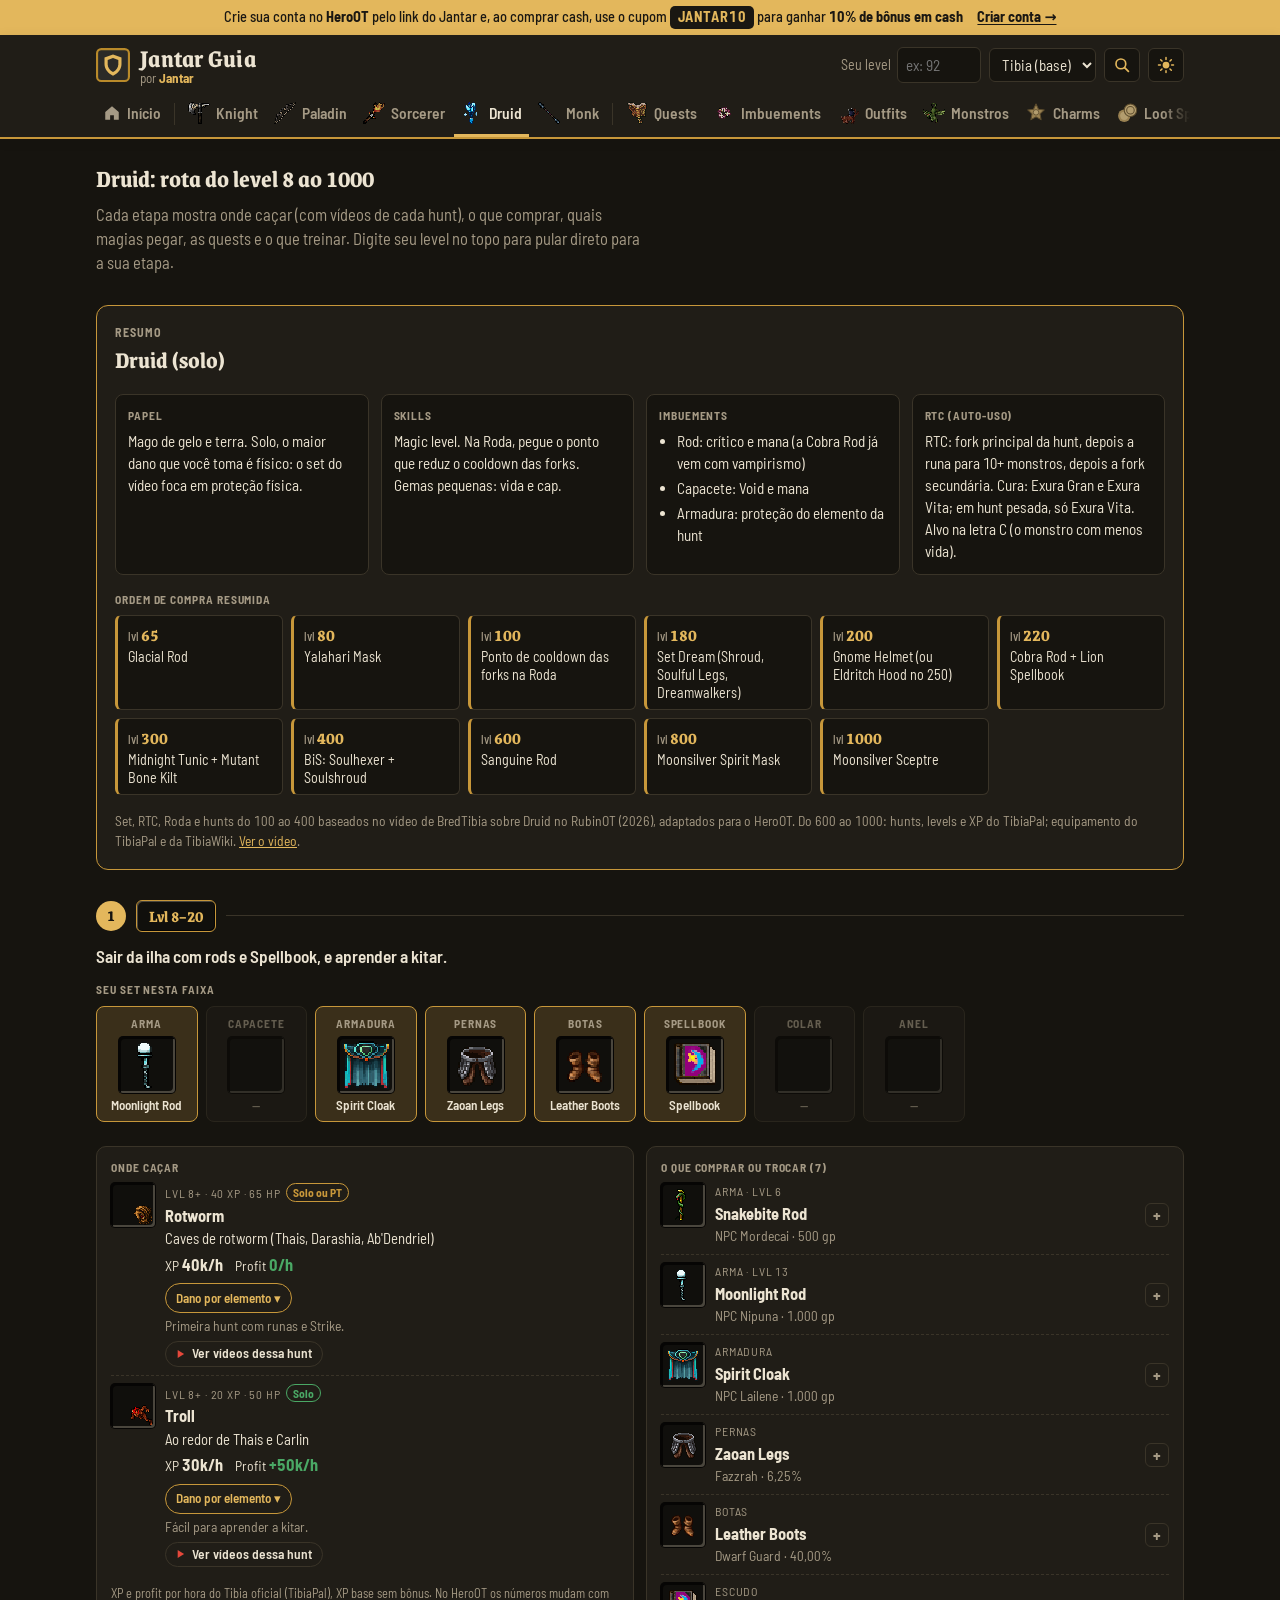
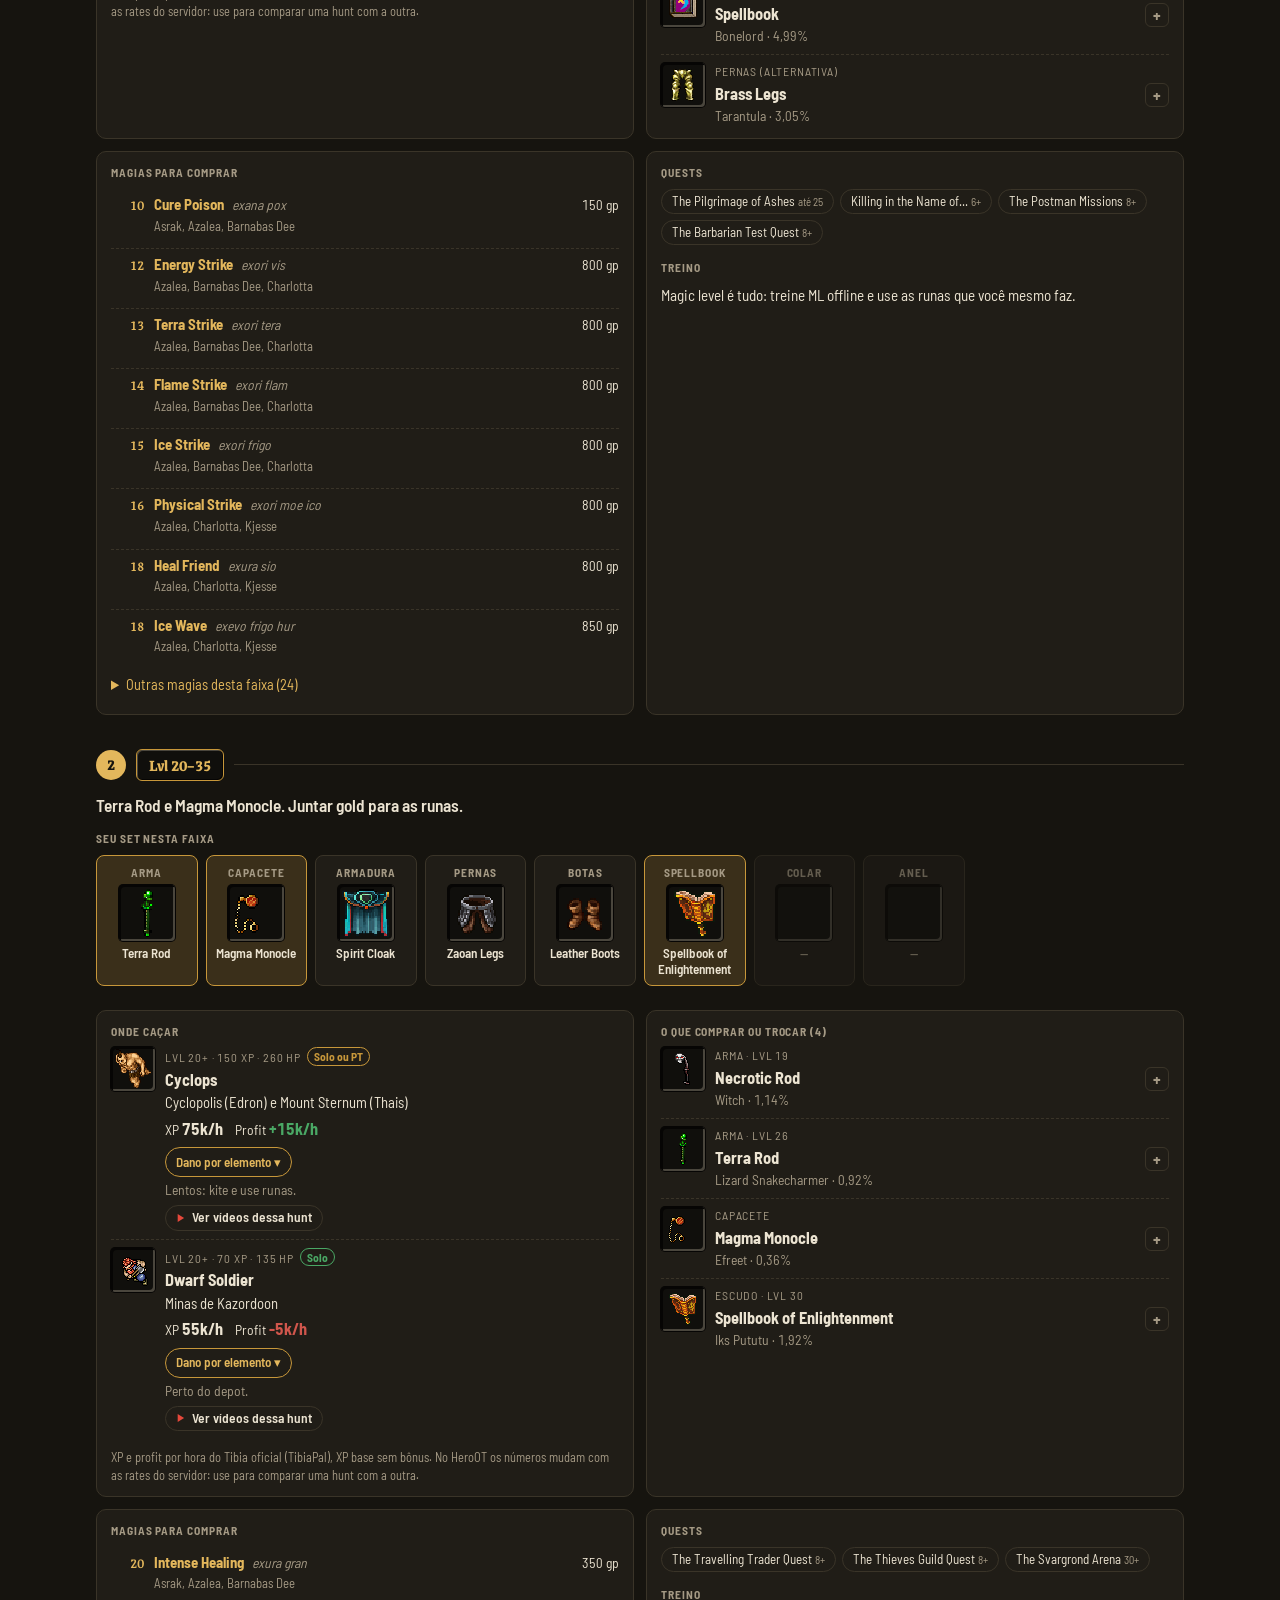
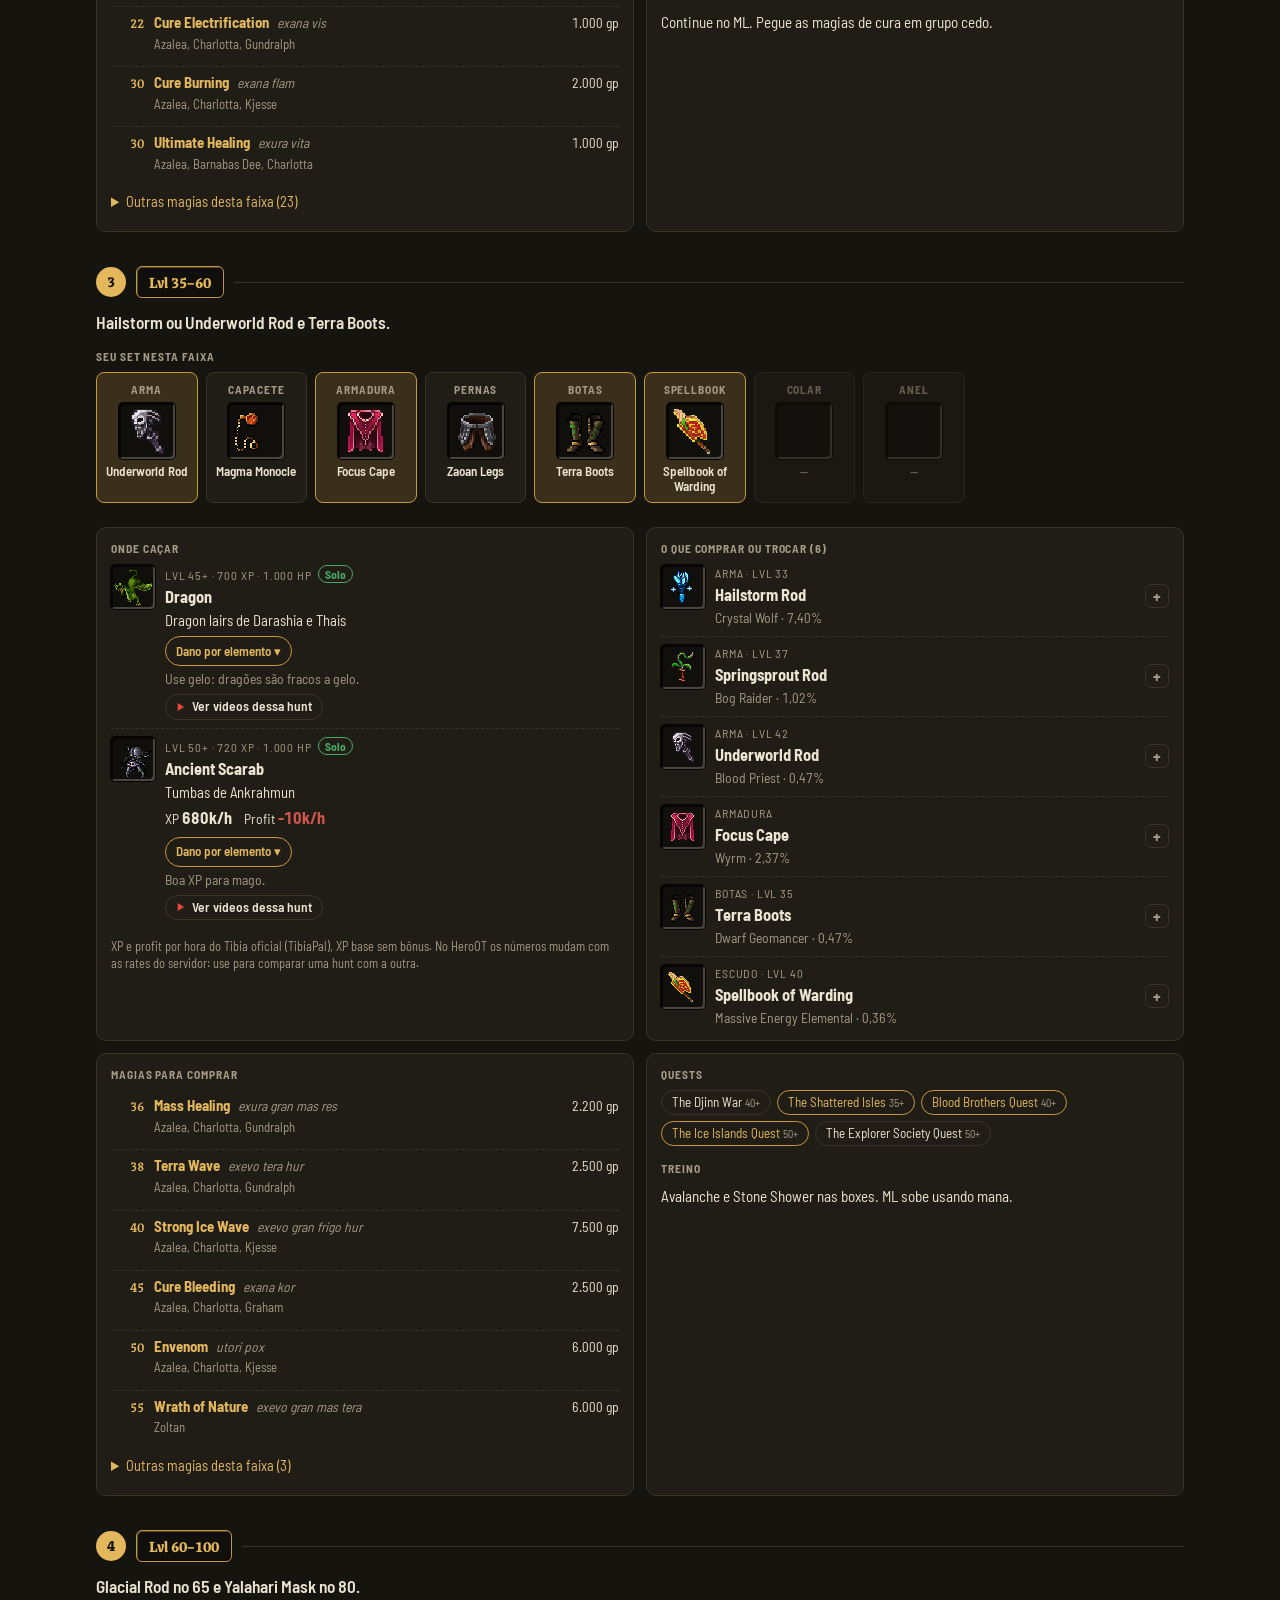
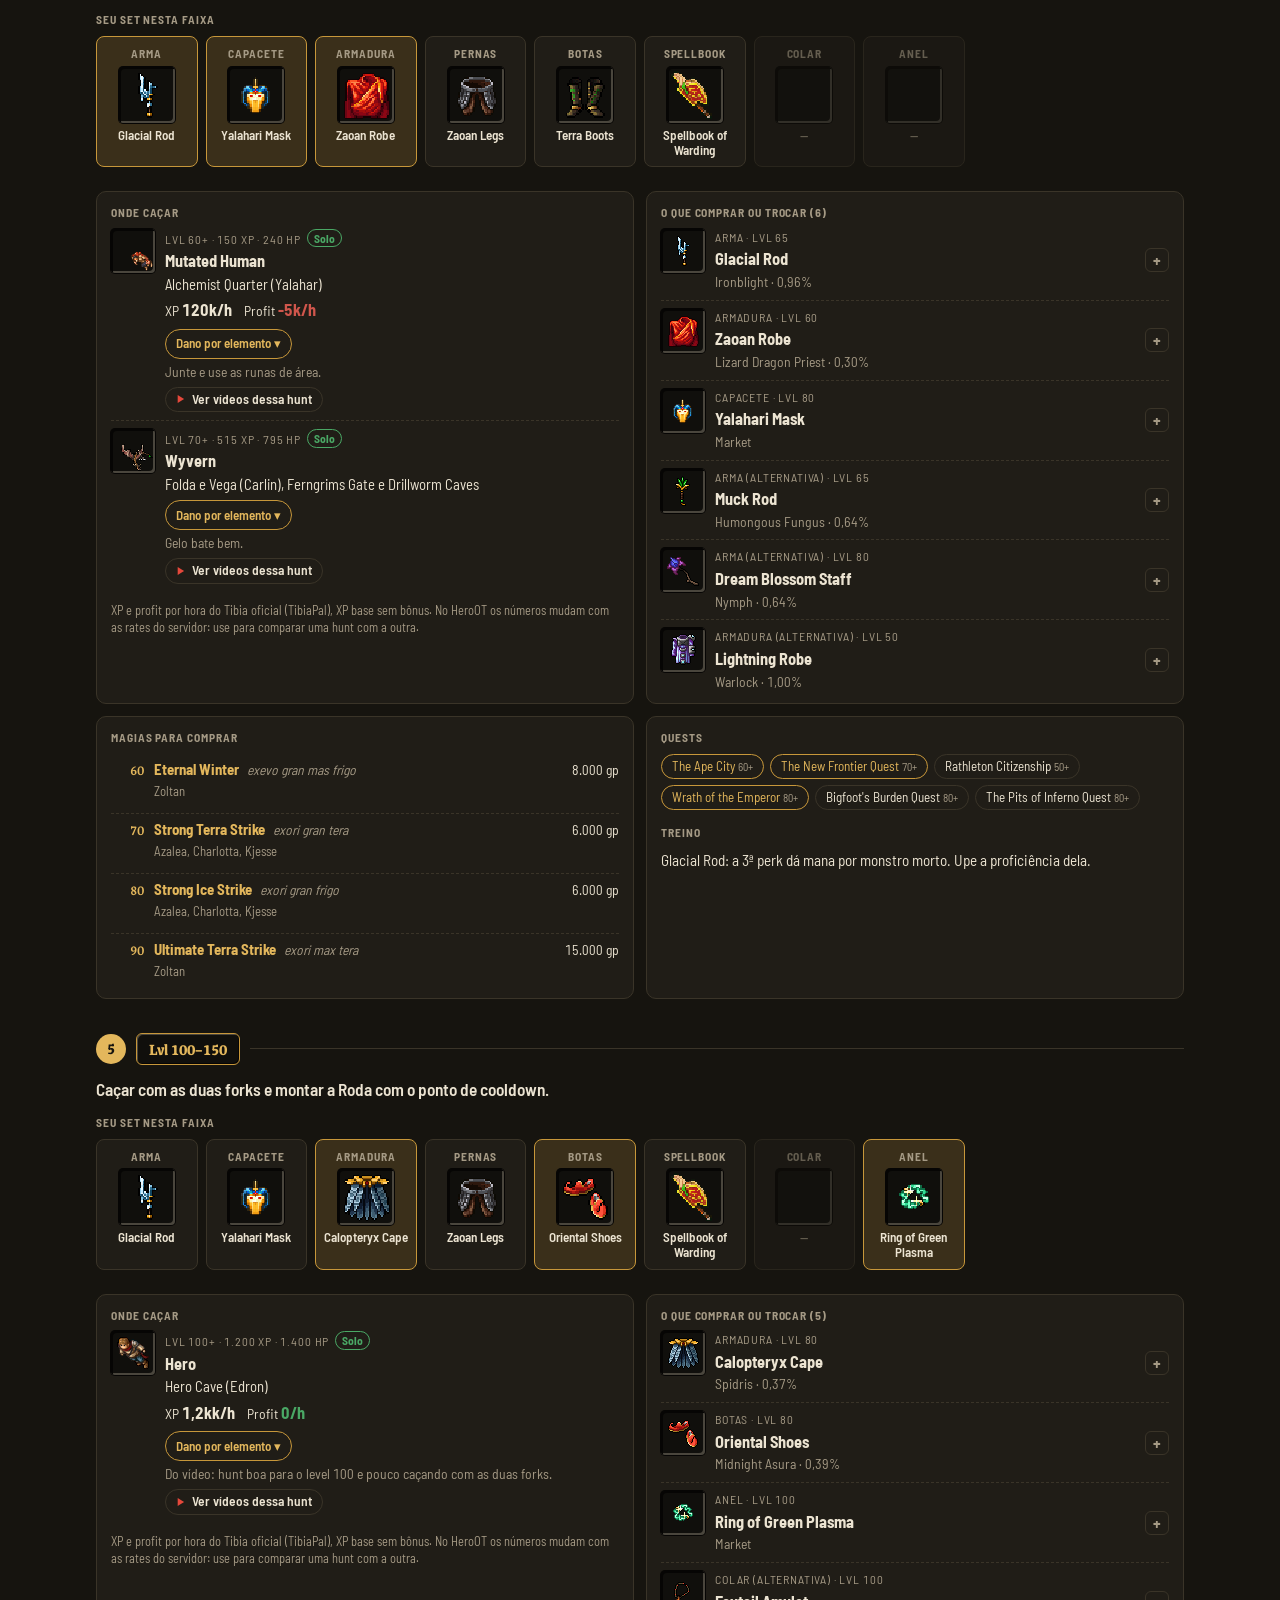
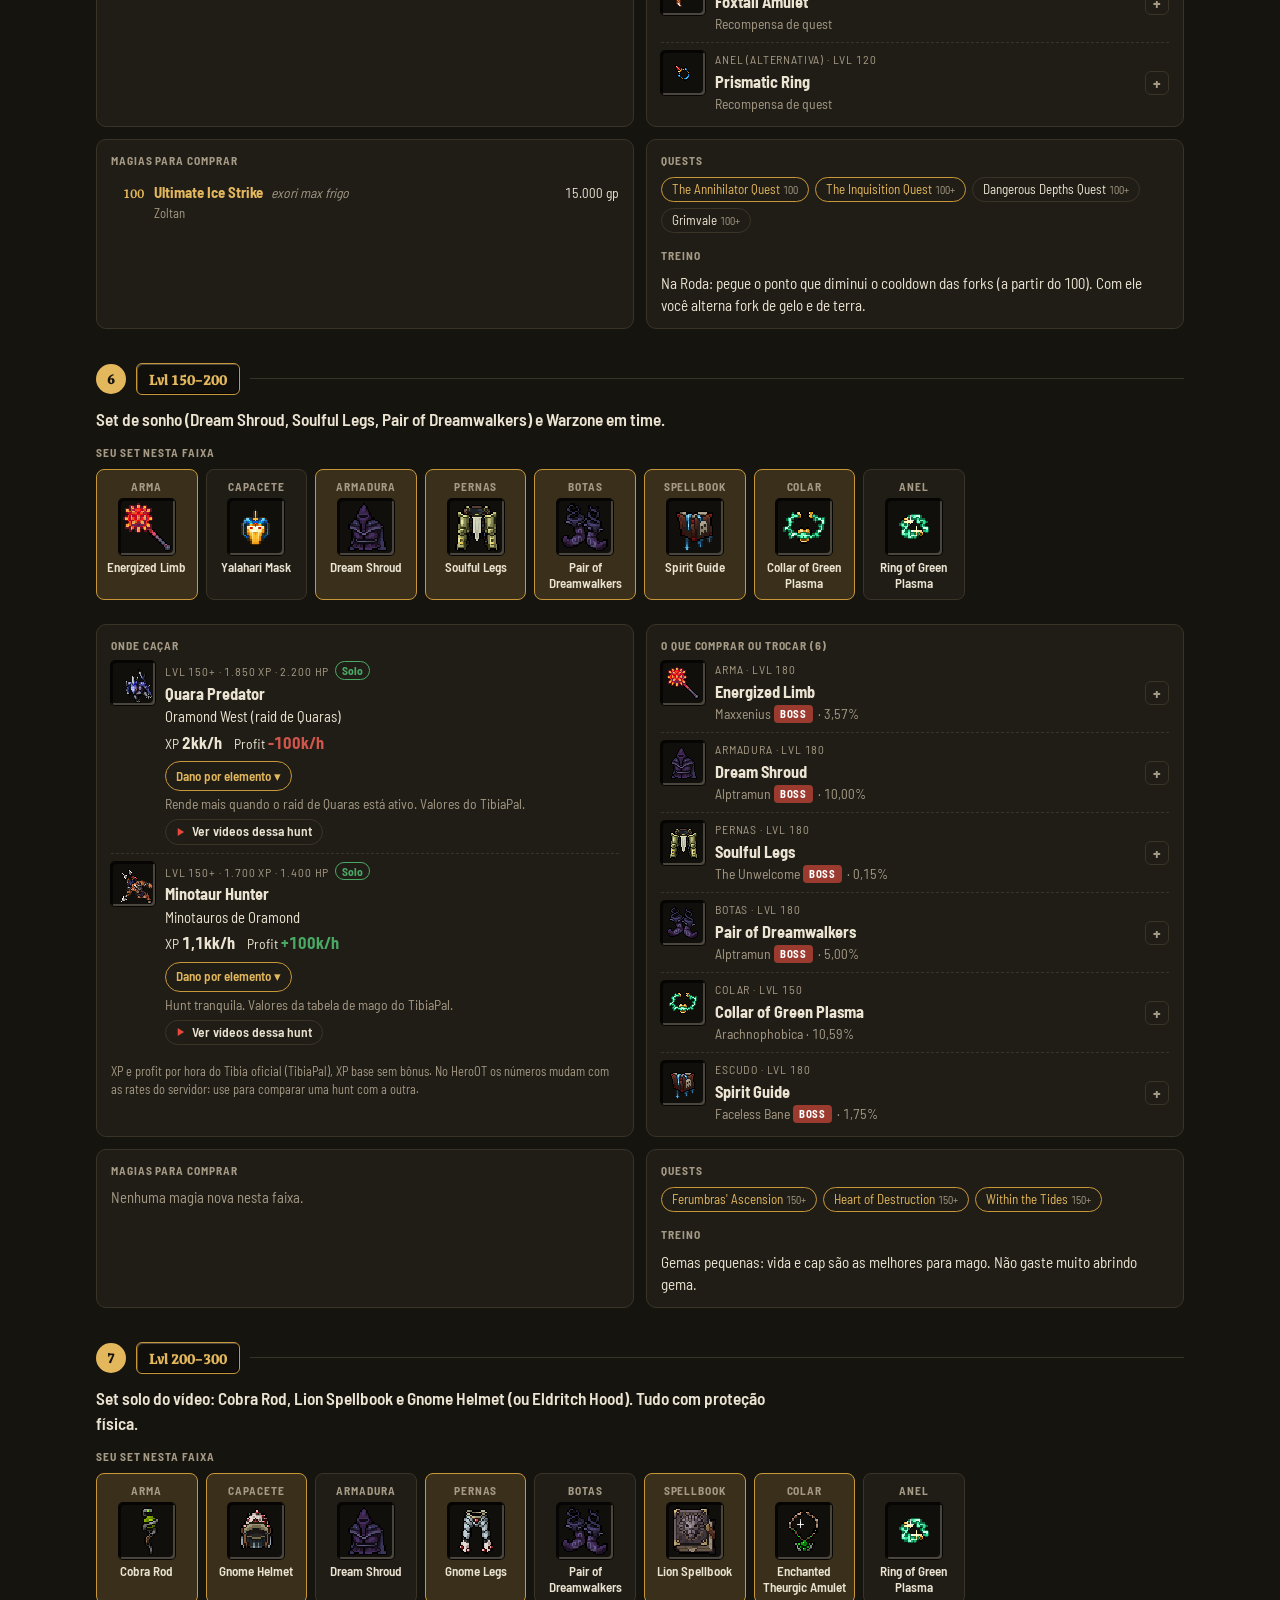
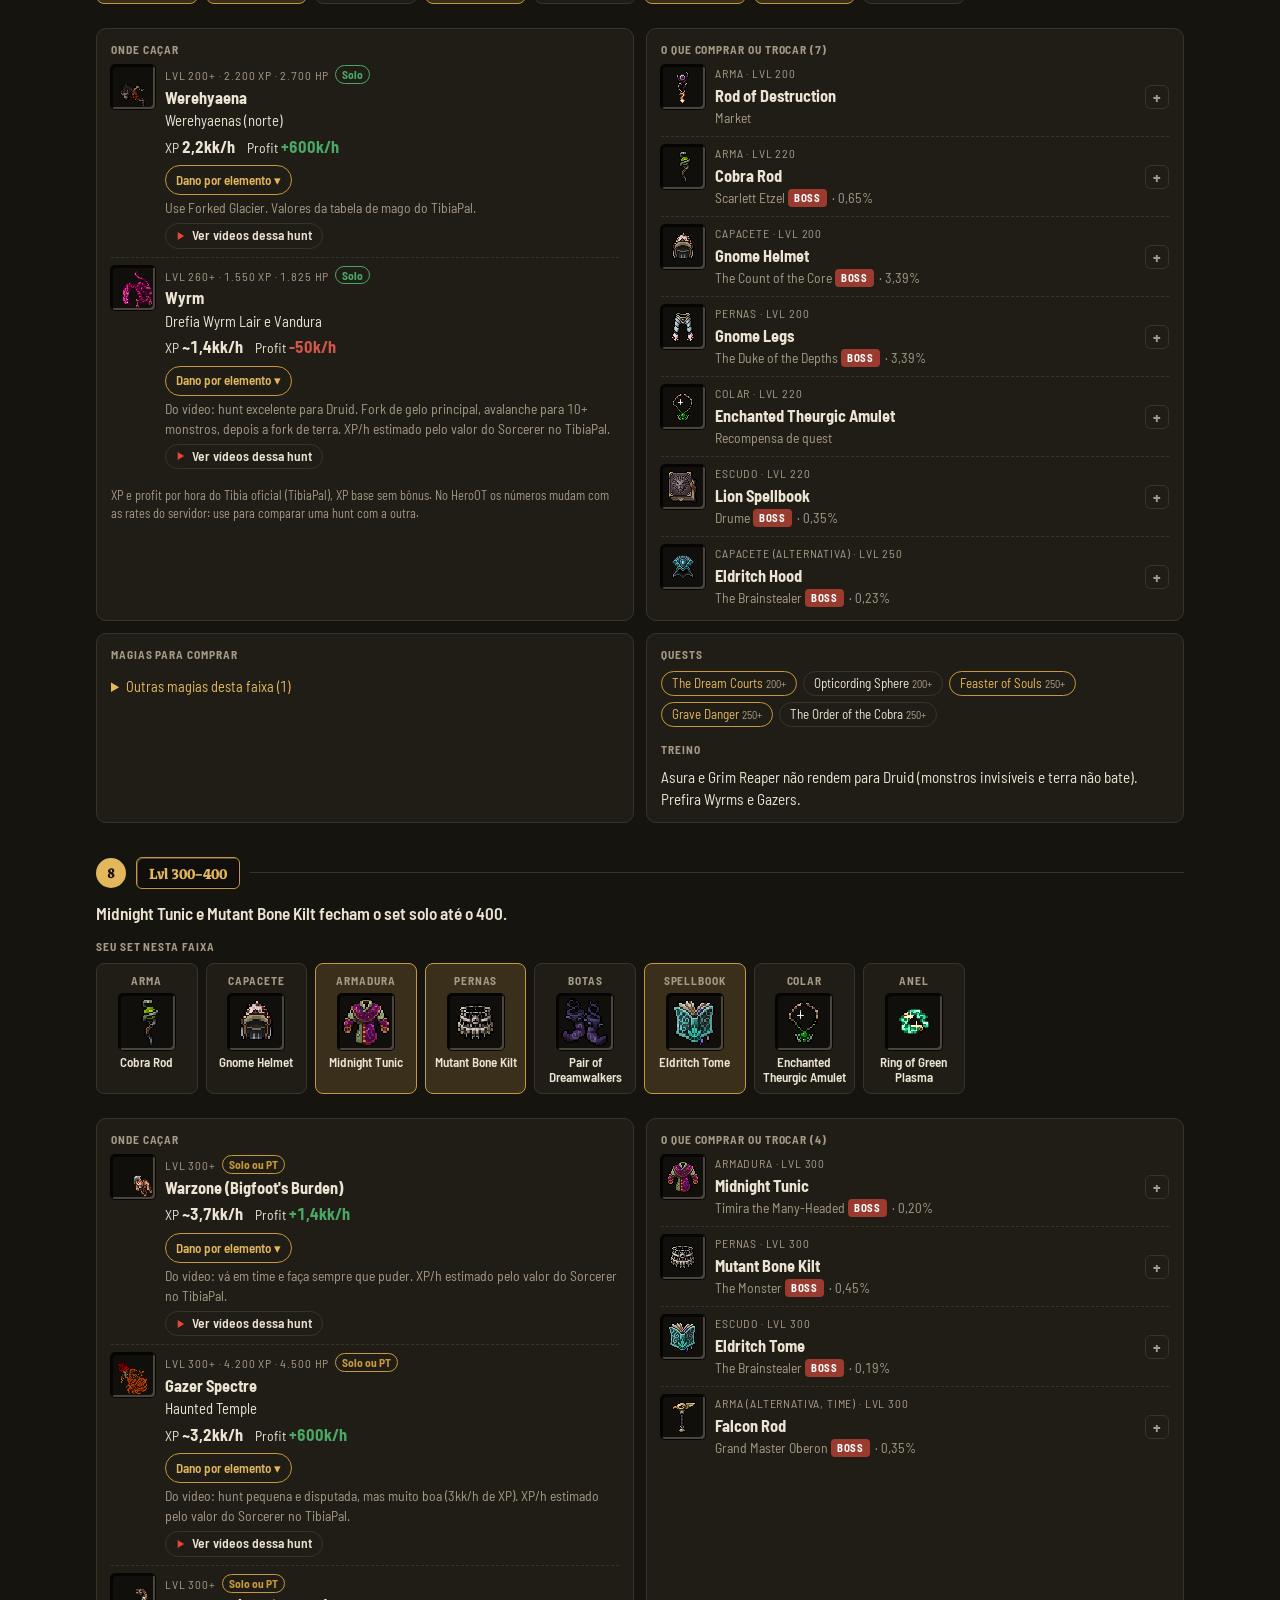
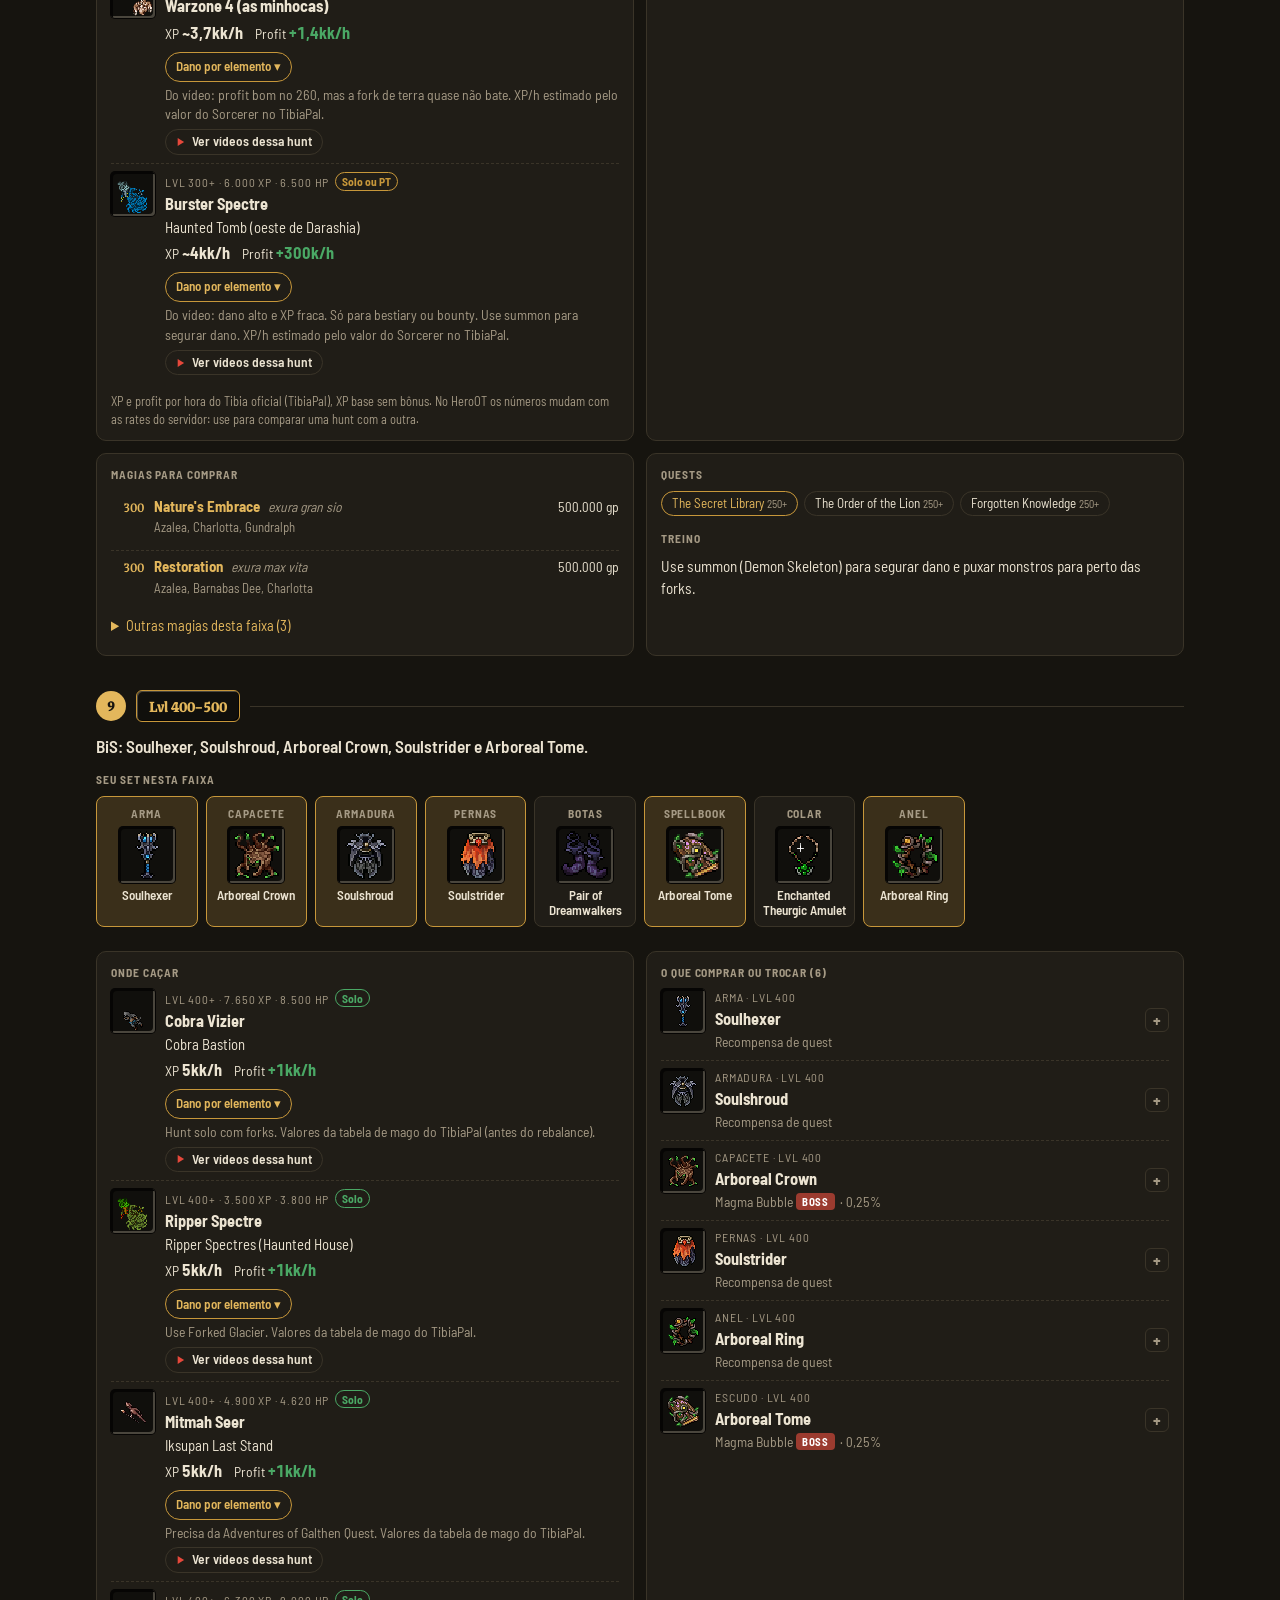
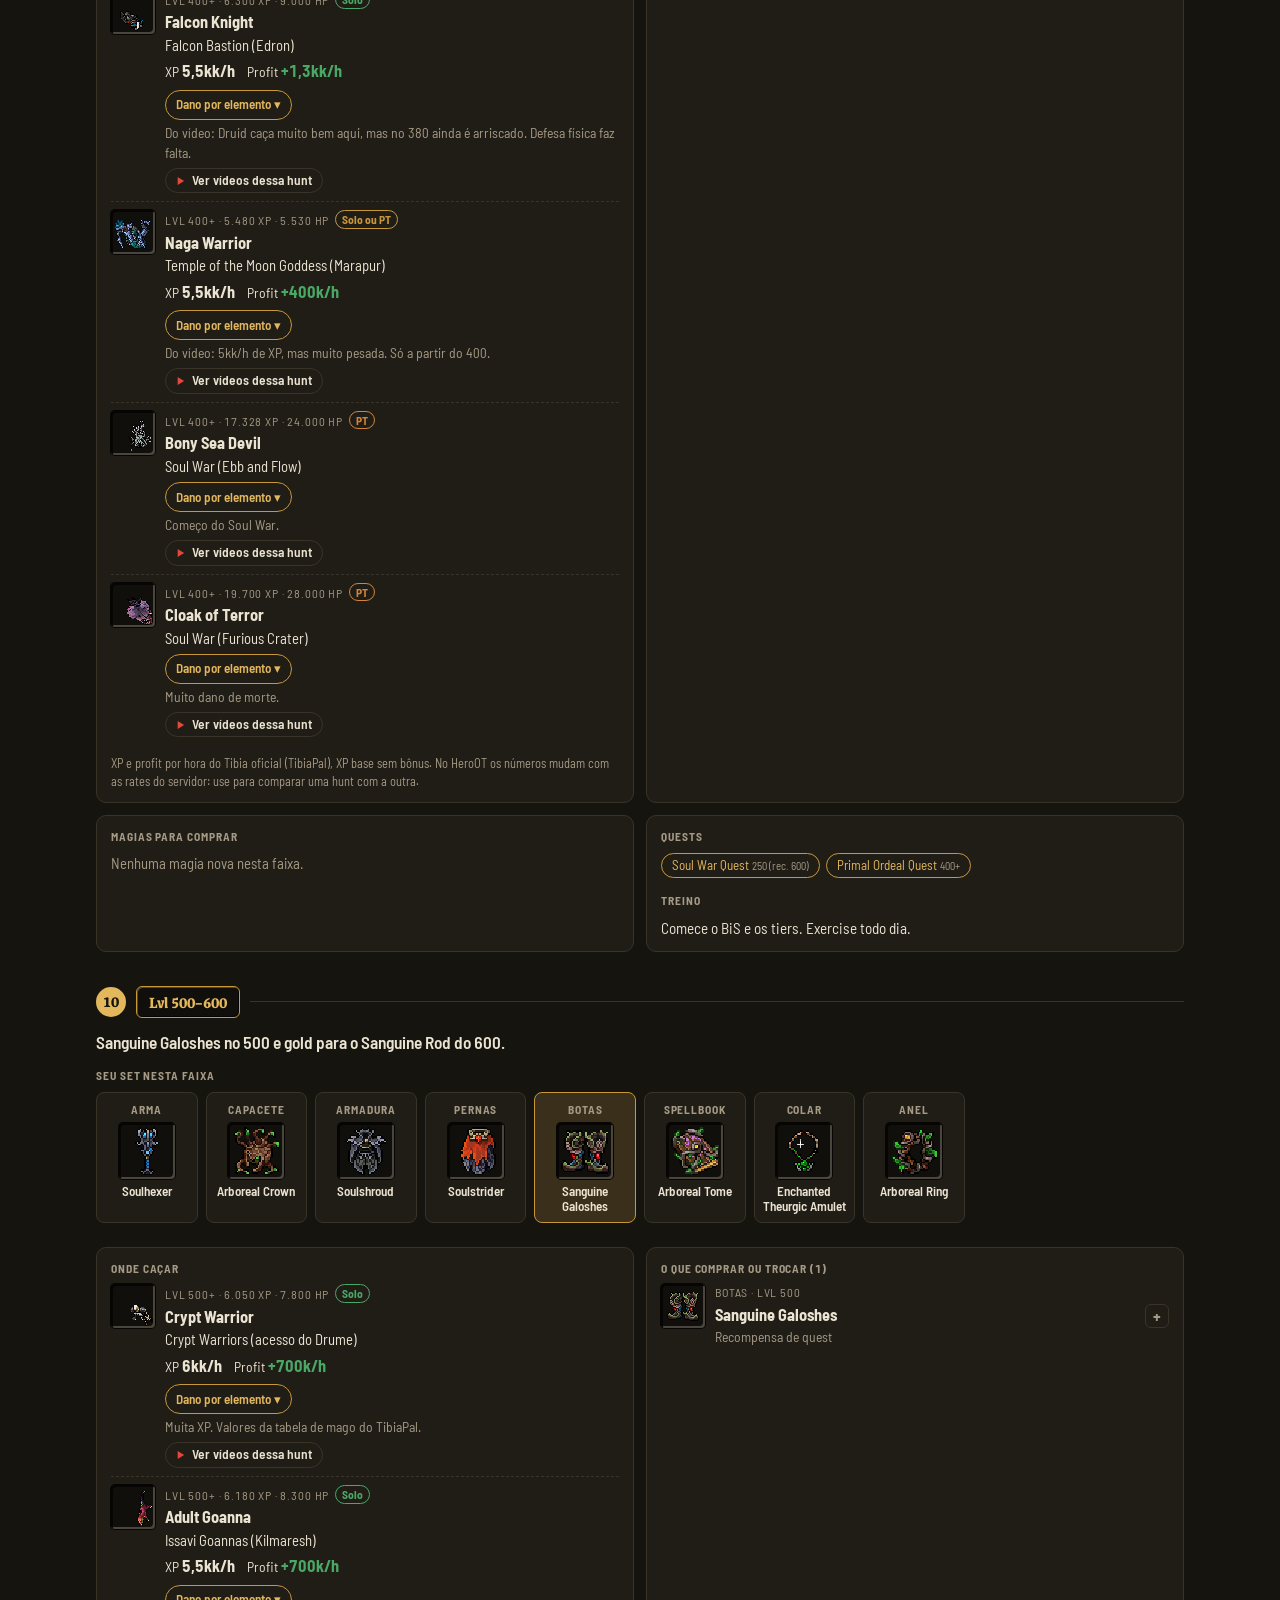
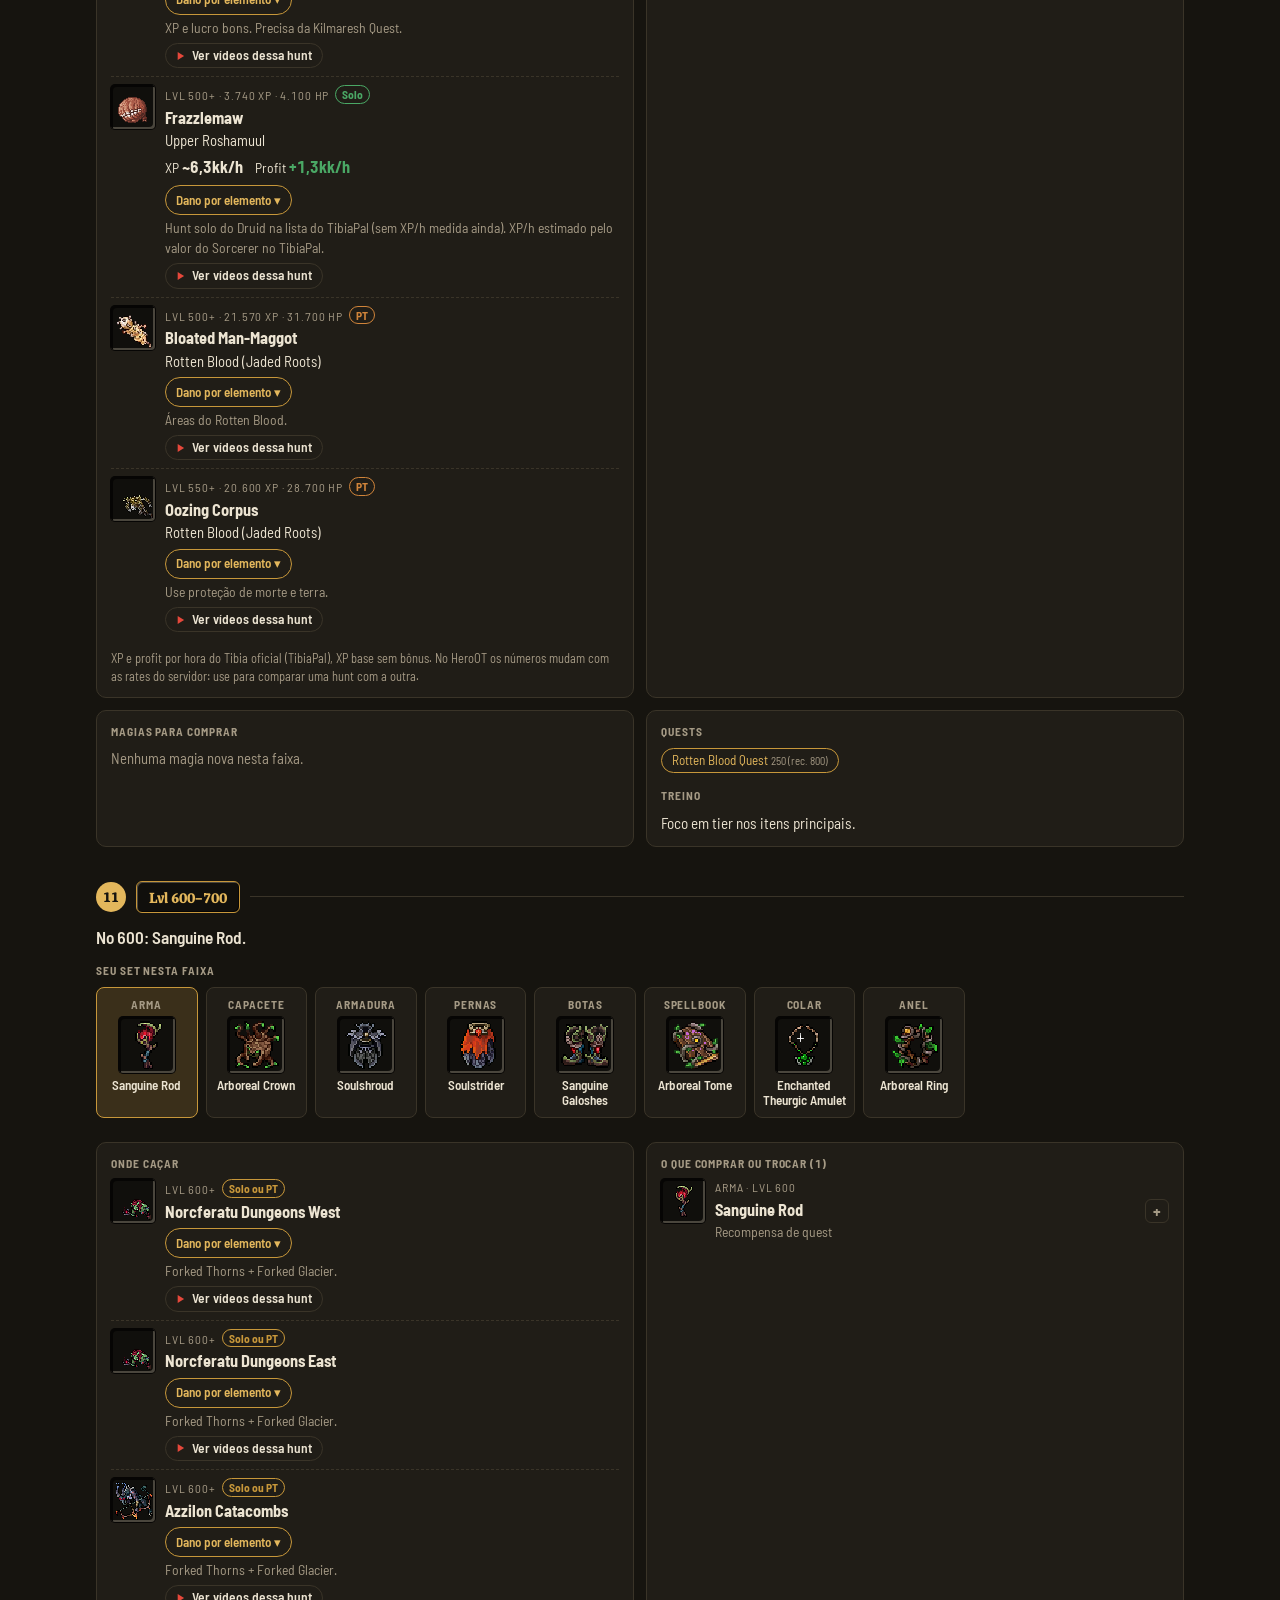
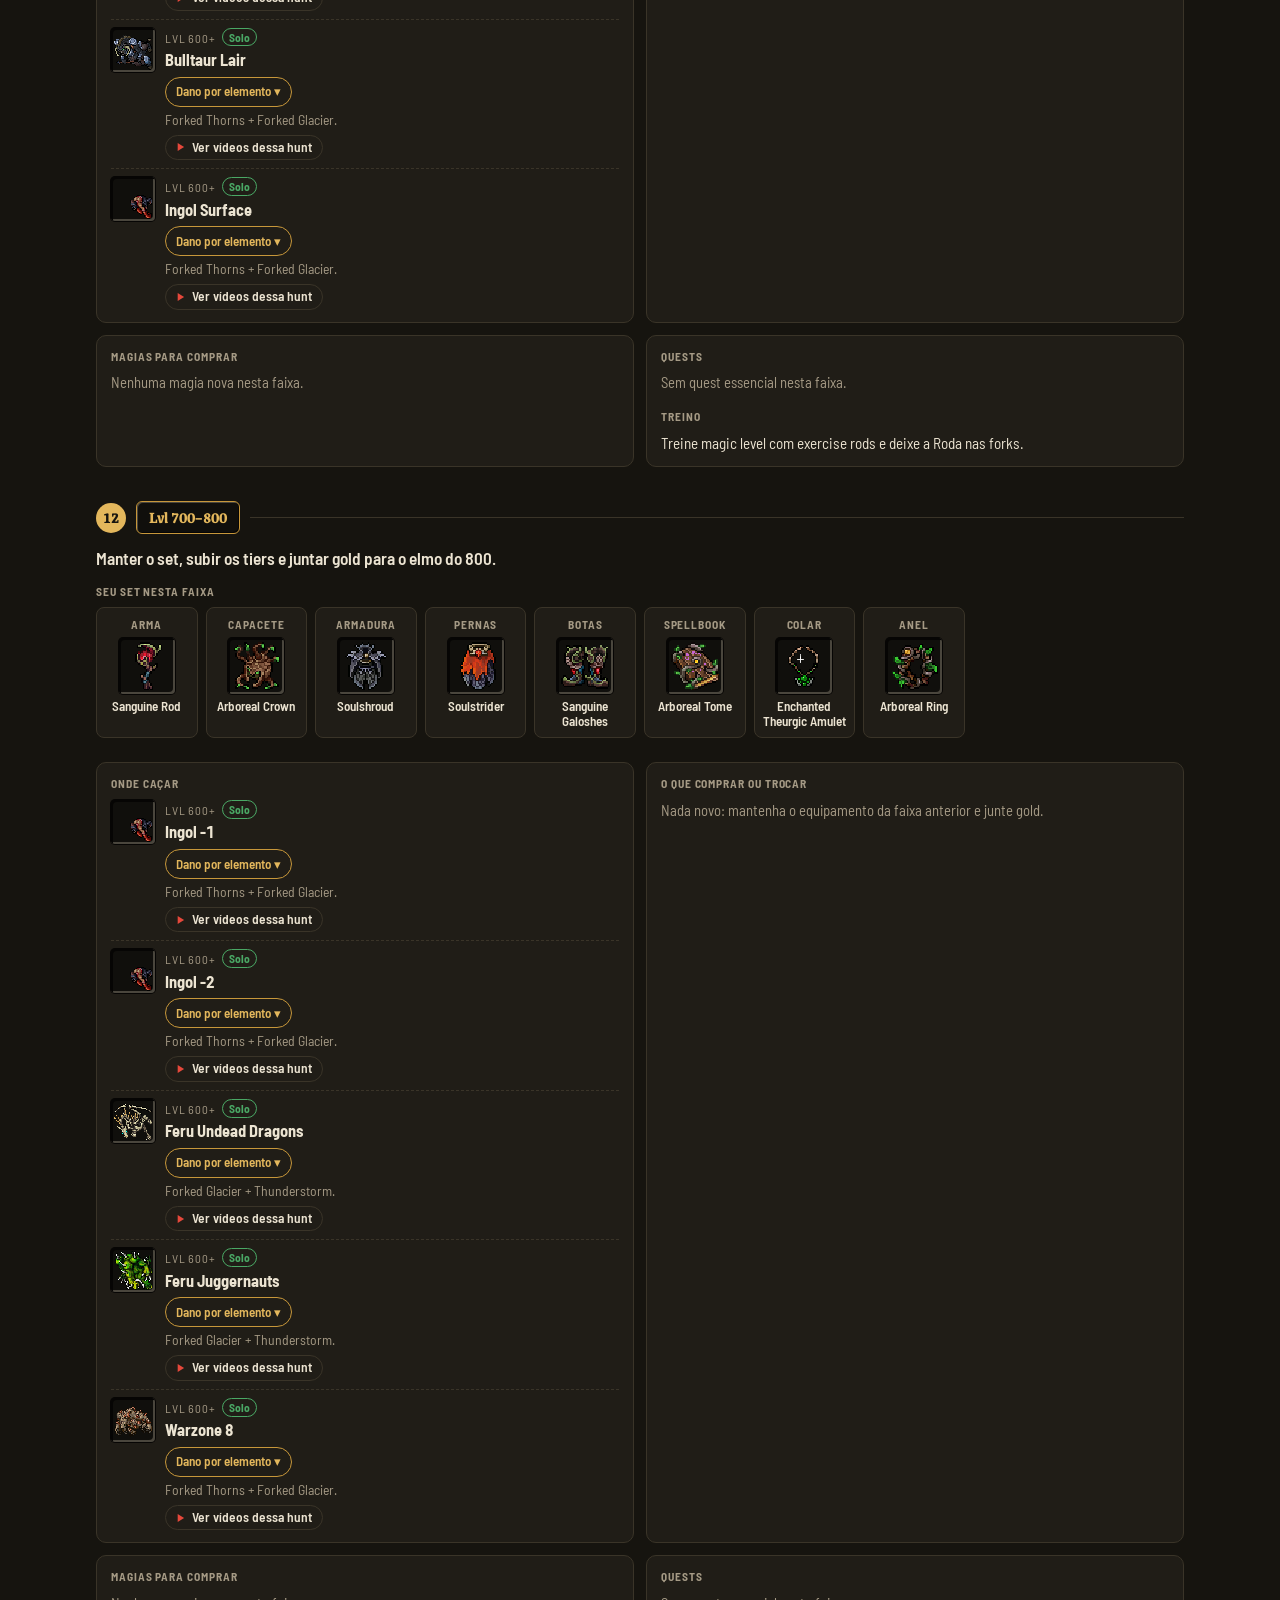
<file: druid/index.html>
<!doctype html>
<html lang="pt-BR">
<script>document.documentElement.classList.add("js");try{if(localStorage.getItem("tema")==="light")document.documentElement.dataset.theme="light"}catch(e){}</script>
<head>
<meta charset="utf-8">
<base href="/">
<meta name="viewport" content="width=device-width,initial-scale=1,viewport-fit=cover">
<title>Druid no Tibia: rota do level 8 ao 1000, hunts e equipamento | Jantar Guia</title>
<meta name="description" content="Rota do Druid no Tibia do level 8 ao 1000: onde caçar, o que comprar em cada level, magias com NPC e preço, quests e treino.">
<link rel="canonical" href="https://jantarguia.com.br/druid/">
<link rel="icon" href="favicon.ico" sizes="any">
<link rel="icon" href="favicon.svg" type="image/svg+xml">
<link rel="apple-touch-icon" href="apple-touch-icon.png">
<meta name="theme-color" content="#1c1b19">
<meta property="og:type" content="website">
<meta property="og:site_name" content="Jantar Guia">
<meta property="og:locale" content="pt_BR">
<meta property="og:url" content="https://jantarguia.com.br/druid/">
<meta property="og:title" content="Druid no Tibia: rota do level 8 ao 1000, hunts e equipamento | Jantar Guia">
<meta property="og:description" content="Rota do Druid no Tibia do level 8 ao 1000: onde caçar, o que comprar em cada level, magias com NPC e preço, quests e treino.">
<meta property="og:image" content="https://jantarguia.com.br/og-image.jpg">
<meta property="og:image:width" content="1200">
<meta property="og:image:height" content="630">
<meta property="og:image:alt" content="Jantar Guia: a rota do Tibia do level 8 ao 1000">
<meta name="twitter:card" content="summary_large_image">
<meta name="twitter:image" content="https://jantarguia.com.br/og-image.jpg">
<script type="application/ld+json">{"@context":"https://schema.org","@type":"BreadcrumbList","itemListElement":[{"@type":"ListItem","position":1,"name":"Início","item":"https://jantarguia.com.br/"},{"@type":"ListItem","position":2,"name":"Druid no Tibia","item":"https://jantarguia.com.br/druid/"}]}</script>
<link rel="preload" href="/fonts/grenze.woff2" as="font" type="font/woff2" crossorigin>
<link rel="preload" href="/fonts/barlow-semi-condensed-400.woff2" as="font" type="font/woff2" crossorigin>
<style id="css">@font-face{font-family:'Grenze';font-style:normal;font-weight:500 700;font-display:swap;src:url(/fonts/grenze.woff2) format('woff2');unicode-range:U+0000-00FF, U+0131, U+0152-0153, U+02BB-02BC, U+02C6, U+02DA, U+02DC, U+0304, U+0308, U+0329, U+2000-206F, U+20AC, U+2122, U+2191, U+2193, U+2212, U+2215, U+FEFF, U+FFFD} @font-face{font-family:'Barlow Semi Condensed';font-style:normal;font-weight:400;font-display:swap;src:url(/fonts/barlow-semi-condensed-400.woff2) format('woff2');unicode-range:U+0000-00FF, U+0131, U+0152-0153, U+02BB-02BC, U+02C6, U+02DA, U+02DC, U+0304, U+0308, U+0329, U+2000-206F, U+20AC, U+2122, U+2191, U+2193, U+2212, U+2215, U+FEFF, U+FFFD} @font-face{font-family:'Barlow Semi Condensed';font-style:normal;font-weight:500;font-display:swap;src:url(/fonts/barlow-semi-condensed-500.woff2) format('woff2');unicode-range:U+0000-00FF, U+0131, U+0152-0153, U+02BB-02BC, U+02C6, U+02DA, U+02DC, U+0304, U+0308, U+0329, U+2000-206F, U+20AC, U+2122, U+2191, U+2193, U+2212, U+2215, U+FEFF, U+FFFD} @font-face{font-family:'Barlow Semi Condensed';font-style:normal;font-weight:600;font-display:swap;src:url(/fonts/barlow-semi-condensed-600.woff2) format('woff2');unicode-range:U+0000-00FF, U+0131, U+0152-0153, U+02BB-02BC, U+02C6, U+02DA, U+02DC, U+0304, U+0308, U+0329, U+2000-206F, U+20AC, U+2122, U+2191, U+2193, U+2212, U+2215, U+FEFF, U+FFFD} @font-face{font-family:'Barlow Semi Condensed';font-style:normal;font-weight:700;font-display:swap;src:url(/fonts/barlow-semi-condensed-700.woff2) format('woff2');unicode-range:U+0000-00FF, U+0131, U+0152-0153, U+02BB-02BC, U+02C6, U+02DA, U+02DC, U+0304, U+0308, U+0329, U+2000-206F, U+20AC, U+2122, U+2191, U+2193, U+2212, U+2215, U+FEFF, U+FFFD} :root{ --bg:#16140f; --panel:#201d17; --panel-2:#2a261e; --ink:#ece4d2; --muted:#a59a85; --line:#3a3428; --gold:#e3b75c; --gold-2:#c7973a; --gold-soft:#3a2f1a; --slot:#100f0c; --slot-hi:#4a463d; --slot-lo:#060504; --srv:#c7a6f2; --srv-soft:#2c2338; --here:#82cfa2; --here-soft:#1c3226; --common:#7ccb8f; --uncommon:#86b2f2; --rare:#f2b45c; --display:"Grenze",Georgia,serif; --body:"Barlow Semi Condensed","Arial Narrow",system-ui,sans-serif; --mono:"Barlow Semi Condensed","Arial Narrow",system-ui,sans-serif; color-scheme:dark; } :root[data-theme="light"]{ --bg:#f3f0e8; --panel:#fffdf8; --panel-2:#ebe5d8; --ink:#231d14; --muted:#6a6152; --line:#d9d0bd; --gold:#8f6410; --gold-2:#b98a2a; --gold-soft:#f3e6c6; --slot:#2b2a27; --slot-hi:#57544d; --slot-lo:#141311; --srv:#6b3fa0; --srv-soft:#efe7f8; --here:#2f6b4f; --here-soft:#dcecdf; --common:#3f7d4f; --uncommon:#3567a8; --rare:#b06a10; color-scheme:light; } *{box-sizing:border-box} [hidden]{display:none!important} html{-webkit-text-size-adjust:100%} body{background:var(--bg);color:var(--ink);font-family:var(--body);font-size:16.5px;line-height:1.45;margin:0;font-variant-numeric:tabular-nums} a{color:var(--gold)} .wrap{max-width:1120px;margin:0 auto;padding-left:max(16px,env(safe-area-inset-left,0px));padding-right:max(16px,env(safe-area-inset-right,0px))} .bar{position:sticky;top:0;z-index:5;background:var(--panel);border-bottom:2px solid var(--gold-2);padding-top:env(safe-area-inset-top,0px);box-shadow:0 2px 12px rgb(0 0 0 / .08)} .bar .wrap{padding-block:12px 10px;display:flex;flex-direction:column;gap:10px} .top{display:flex;align-items:center;justify-content:space-between;gap:12px;flex-wrap:wrap} .brand{display:flex;align-items:center;gap:10px;text-decoration:none;color:var(--ink)} .brand-mark{width:34px;height:34px;flex:none} .brand-txt{display:flex;flex-direction:column;line-height:1.05} .brand-name{font-family:var(--display);font-weight:700;font-size:1.6rem;letter-spacing:.01em} .by{font-size:.82rem;color:var(--muted)}.by b{color:var(--gold)} .ctrls{display:flex;gap:10px;flex-wrap:wrap;align-items:center} .theme{font:inherit;font-size:.85rem;border:1px solid var(--line);background:var(--bg);color:var(--ink);border-radius:6px;padding:6px 10px;cursor:pointer} .theme:hover{border-color:var(--gold-2)} .filter-note{display:flex;gap:10px;flex-wrap:wrap;align-items:center;font-size:.9rem;color:var(--muted);background:var(--panel);border:1px dashed var(--gold-2);border-radius:8px;padding:8px 12px} .filter-note button{font:inherit;font-size:.9rem;background:none;border:0;color:var(--gold);text-decoration:underline;cursor:pointer;padding:0} .field{display:flex;align-items:center;gap:6px;font-size:.88rem;color:var(--muted)} .field input,.field select{font:inherit;font-size:.95rem;padding:6px 8px;border:1px solid var(--line);border-radius:6px;background:var(--bg);color:var(--ink)} .field input{width:5.5em;font-family:var(--mono)} .tabs,.chips{display:flex;gap:6px;overflow-x:auto;scrollbar-width:none;padding-bottom:2px} .tabs::-webkit-scrollbar,.chips::-webkit-scrollbar{display:none} .tab,.chip{flex:none;border:1px solid var(--line);background:var(--bg);color:var(--ink);border-radius:999px;padding:6px 14px;font:inherit;font-weight:500;cursor:pointer;text-decoration:none;display:inline-flex;align-items:center;gap:6px} .tab:hover,.chip:hover{border-color:var(--gold-2)} .tab[aria-current="page"]{background:var(--ink);color:var(--bg);border-color:var(--ink)} .tab.srv{border-color:var(--srv);color:var(--srv)} .tab.srv[aria-current="page"]{background:var(--srv);color:var(--panel)} .chip{padding:4px 12px;font-size:.9rem} .chip[aria-pressed="true"]{background:var(--gold-soft);border-color:var(--gold)} :is(.tab,.chip,.theme,input,select,a,button):focus-visible{outline:2px solid var(--gold);outline-offset:2px} main .wrap{padding-block:22px 44px;display:flex;flex-direction:column;gap:30px} h1,h2{font-family:var(--display);margin:0;text-wrap:balance} .page-h{display:flex;flex-direction:column;gap:6px} .page-h h1{font-size:1.55rem} .intro{color:var(--muted);margin:0;max-width:68ch} .loading{color:var(--muted)} .legend{display:flex;gap:16px;flex-wrap:wrap;font-size:.85rem;color:var(--muted);align-items:center} .notice{background:var(--srv-soft);border:1px solid var(--srv);border-radius:10px;padding:12px 14px;display:flex;flex-direction:column;gap:4px;max-width:80ch} .notice b,.notice a{color:var(--srv)} .tier{display:flex;flex-direction:column;gap:14px} .tier-h{display:flex;align-items:center;gap:12px;flex-wrap:wrap} .lvl-badge{font-family:var(--display);font-weight:700;font-size:1.05rem;background:var(--slot);color:var(--gold);border:1px solid var(--gold-2);border-radius:6px;padding:3px 12px;box-shadow:inset 1px 1px 0 var(--slot-hi),inset -1px -1px 0 var(--slot-lo);font-variant-numeric:tabular-nums} .tier-h h2{font-size:1.15rem;color:var(--muted);font-weight:500} .rule{flex:1;height:1px;background:var(--line);min-width:20px} .here{font-size:.75rem;font-weight:700;color:var(--here);background:var(--here-soft);border-radius:999px;padding:3px 10px;letter-spacing:.05em;text-transform:uppercase} .grid{display:grid;grid-template-columns:repeat(auto-fill,minmax(300px,1fr));gap:14px} .card{background:var(--panel);border:1px solid var(--line);border-radius:10px;padding:14px;display:flex;flex-direction:column;gap:10px;min-width:0} .card:hover{border-color:var(--gold-2)} .head{display:flex;gap:12px;align-items:center;min-width:0} .head-txt{display:flex;flex-direction:column;gap:2px;min-width:0} .slot{flex:none;width:56px;height:56px;display:grid;place-items:center;background:var(--slot);border-radius:4px;box-shadow:inset 2px 2px 0 var(--slot-lo),inset -2px -2px 0 var(--slot-hi),0 0 0 1px var(--slot-lo)} .slot img{width:32px;height:32px;image-rendering:pixelated;transform:scale(1.5)} .slot.big{width:84px;height:84px} .slot.big img{width:auto;height:auto;max-width:64px;max-height:64px;transform:none} .meta{font-size:.75rem;color:var(--muted);text-transform:uppercase;letter-spacing:.07em} .name{font-family:var(--display);font-weight:700;font-size:1.15rem;color:var(--ink);text-decoration:none;line-height:1.15} a.name:hover{color:var(--gold)} .stats-line{display:flex;gap:8px;flex-wrap:wrap;align-items:center} .req{font-family:var(--mono);font-size:.75rem;color:var(--gold);border:1px solid var(--gold-2);border-radius:4px;padding:0 6px} .req.none{color:var(--muted);border-color:var(--line)} .attr{font-family:var(--mono);font-size:.75rem;color:var(--muted)} .how{display:flex;flex-direction:column;gap:8px;border-top:1px dashed var(--line);padding-top:10px} .how-t{font-size:.72rem;text-transform:uppercase;letter-spacing:.08em;color:var(--muted);font-weight:700} .src{display:grid;grid-template-columns:auto 1fr auto;gap:2px 10px;align-items:center;font-size:.92rem} .mon-ico{width:32px;height:32px;object-fit:contain;image-rendering:pixelated;grid-row:span 2} .src .m{font-weight:700;min-width:0} .src .c{font-family:var(--mono);font-size:.82rem;display:flex;align-items:center;gap:5px;justify-self:end} .src .w{grid-column:2/-1;color:var(--muted);font-size:.84rem} .boss-tag{display:inline-block;font-size:.68rem;font-weight:700;letter-spacing:.06em;text-transform:uppercase;color:#fff;background:#9b3b2f;border-radius:4px;padding:1px 6px;margin-right:2px;vertical-align:1px} .dot{width:9px;height:9px;border-radius:50%;display:inline-block;flex:none} .common{background:var(--common)}.uncommon{background:var(--uncommon)}.rare{background:var(--rare)} .line{font-size:.9rem}.line b{font-weight:700} .tip{font-size:.9rem;color:var(--muted);margin:0;padding-left:10px;border-left:2px solid var(--gold-2)} .srvnote{font-size:.9rem;background:var(--srv-soft);border-left:3px solid var(--srv);padding:6px 8px;border-radius:4px} .links{display:flex;gap:14px;font-size:.9rem;flex-wrap:wrap} .sys{display:grid;grid-template-columns:repeat(auto-fill,minmax(260px,1fr));gap:12px} .foot{border-top:1px solid var(--line);color:var(--muted);font-size:.85rem;background:var(--panel)} .foot .wrap{padding-block:20px calc(20px + env(safe-area-inset-bottom,0px));display:flex;flex-direction:column;gap:6px} @media (max-width:520px){.grid{grid-template-columns:1fr}} @media (prefers-reduced-motion:no-preference){.tier{transition:opacity .2s}.card{transition:border-color .15s}} .home-hero{display:flex;flex-wrap:wrap;align-items:flex-end;justify-content:space-between;gap:20px;padding-block:8px 6px;border-bottom:1px solid var(--line);padding-bottom:24px} .home-hero-txt{display:flex;flex-direction:column;gap:10px;min-width:0} .home-hero h1{font-family:var(--display);font-weight:700;font-size:clamp(2rem,5vw,3rem);line-height:1.02;margin:0;max-width:18ch;text-wrap:balance} .home-hero p{margin:0;color:var(--muted);max-width:56ch;font-size:1.05rem} .stats{display:flex;gap:26px;flex-wrap:wrap} .stat{display:flex;flex-direction:column} .stat b{font-family:var(--display);font-size:2rem;color:var(--gold);line-height:1} .stat span{font-size:.8rem;color:var(--muted);text-transform:uppercase;letter-spacing:.07em} .home-block{display:flex;flex-direction:column;gap:14px} .block-h{font-size:1.5rem} .paths{display:grid;grid-template-columns:repeat(auto-fit,minmax(280px,1fr));gap:14px} .path{all:unset;box-sizing:border-box;cursor:pointer;display:flex;flex-direction:column;gap:8px;padding:20px;border-radius:12px;background:var(--panel);border:1px solid var(--line);border-top:4px solid var(--gold-2);color:var(--ink);text-decoration:none;min-width:0} .path:hover{border-color:var(--gold-2)} .path:focus-visible{outline:2px solid var(--gold);outline-offset:2px} .srv-path{border-top-color:var(--srv)} .srv-path:hover{border-color:var(--srv)} .path-kicker{font-size:.75rem;text-transform:uppercase;letter-spacing:.09em;color:var(--muted);font-weight:700} .path-title{font-family:var(--display);font-weight:700;font-size:1.9rem;line-height:1} .path-txt{color:var(--muted);max-width:52ch} .path-tags{display:flex;gap:6px;flex-wrap:wrap} .pill{font-size:.82rem;border:1px solid var(--line);border-radius:999px;padding:2px 10px;color:var(--ink)} .pill.srv{border-color:var(--srv);color:var(--srv);font-weight:600} .path-go{margin-top:auto;padding-top:6px;font-weight:700;color:var(--gold)} .srv-path .path-go{color:var(--srv)} .vocs{display:grid;grid-template-columns:repeat(auto-fill,minmax(300px,1fr));gap:12px} .voc{display:flex;gap:14px;align-items:center;padding:14px;border-radius:10px;background:var(--panel);border:1px solid var(--line);text-decoration:none;color:var(--ink);min-width:0} .voc:hover{border-color:var(--gold-2)} .voc .slot.big img{width:32px;height:32px;max-width:none;max-height:none;transform:scale(2);image-rendering:pixelated} .voc-txt{display:flex;flex-direction:column;gap:4px;min-width:0} .voc-desc{font-size:.92rem;color:var(--muted)} @media (max-width:520px){.home-hero h1{font-size:2rem}.stats{gap:18px}.vocs,.paths{grid-template-columns:1fr}} .quest{gap:10px} .q-head{display:flex;justify-content:space-between;align-items:baseline;gap:10px} .q-txt{margin:0;color:var(--ink)} .q-warn{font-size:.88rem;font-weight:700;color:var(--rare);border-left:3px solid var(--rare);padding-left:8px} .q-items{display:flex;flex-wrap:wrap;gap:6px} .q-item{display:inline-flex;align-items:center;gap:4px;font-size:.88rem;background:var(--bg);border:1px solid var(--line);border-radius:6px;padding:2px 8px 2px 4px} .q-ico{width:24px;height:24px;image-rendering:pixelated} .foot-note{font-size:.85rem;color:var(--muted);margin:0} .grid:has(> .quest){align-items:start} .quest.has-outfit{border-color:var(--gold-2);box-shadow:0 0 0 1px var(--gold-2),0 6px 24px -12px var(--gold-2);background:linear-gradient(180deg,var(--gold-soft),var(--panel) 90px)} .outfit-badge{display:flex;align-items:center;gap:10px;padding:8px 10px;border-radius:8px;background:var(--slot);border:1px solid var(--gold-2);color:#e3b75c} .outfit-badge small{display:block;font-size:.7rem;text-transform:uppercase;letter-spacing:.08em;color:#a59a85} .outfit-badge b{font-family:var(--display);font-size:1.25rem;line-height:1.05} .outfit-ico{font-size:1.4rem;line-height:1} .chip-outfit[aria-pressed="true"]{background:var(--slot);color:#e3b75c;border-color:var(--gold-2)} .q-det{border-top:1px dashed var(--line);padding-top:8px} .q-det summary{cursor:pointer;font-weight:700;color:var(--gold);list-style:none;display:flex;align-items:center;gap:6px} .q-det summary::-webkit-details-marker{display:none} .q-det summary::before{content:"▸";transition:transform .15s} .q-det[open] summary::before{transform:rotate(90deg)} .q-det dl{display:grid;grid-template-columns:repeat(3,minmax(0,1fr));gap:8px 12px;margin:10px 0 0} .q-det dl>div{min-width:0} .q-det .wide{grid-column:1/-1} .q-det dt{font-size:.72rem;text-transform:uppercase;letter-spacing:.08em;color:var(--muted);font-weight:700} .q-det dd{margin:2px 0 0;font-size:.95rem} .look-switch .chip{font-size:1rem;padding:6px 16px} .look-bar{display:flex;flex-wrap:wrap;gap:10px;align-items:center;justify-content:space-between} .look-bar .chips{flex-wrap:wrap} .look-search input{width:14em;font-family:var(--body)} .look-grid{align-items:start} .look-slot img{width:64px!important;height:64px!important;max-width:none!important;max-height:none!important;transform:none!important;object-fit:contain;image-rendering:pixelated} .look .q-txt{font-size:.95rem} .badge-pic{flex:none;width:64px;height:64px;display:grid;place-items:center;border-radius:6px;background:#0b0a08;box-shadow:inset 1px 1px 0 #000,inset -1px -1px 0 #3a362e} .badge-pic img{width:64px;height:64px;object-fit:contain;image-rendering:pixelated} .mount-badge em{display:block;font-style:normal;font-size:.82rem;color:#c9bfa9;margin-top:2px;line-height:1.3} .mode-switch{margin-top:-14px} .muted{color:var(--muted);margin:0;font-size:.92rem} .resumo{background:var(--panel);border:1px solid var(--gold-2);border-radius:12px;padding:18px;display:flex;flex-direction:column;gap:16px} .resumo-h{display:flex;flex-direction:column;gap:2px} .resumo-h h2{font-size:1.5rem} .resumo-grid{display:grid;grid-template-columns:repeat(auto-fit,minmax(230px,1fr));gap:12px} .rbox{background:var(--bg);border:1px solid var(--line);border-radius:8px;padding:12px;display:flex;flex-direction:column;gap:6px} .rbox p,.rbox ul{margin:0;font-size:.95rem} .rbox ul{padding-left:18px;display:flex;flex-direction:column;gap:3px} .linha-wrap{display:flex;flex-direction:column;gap:8px} .linha{list-style:none;margin:0;padding:0;display:grid;grid-template-columns:repeat(auto-fill,minmax(150px,1fr));gap:8px;counter-reset:l} .linha a{display:flex;flex-direction:column;gap:2px;height:100%;text-decoration:none;color:var(--ink);background:var(--bg);border:1px solid var(--line);border-left:3px solid var(--gold-2);border-radius:6px;padding:8px 10px;font-size:.88rem;line-height:1.25} .linha a:hover{border-color:var(--gold)} .linha b{font-family:var(--display);color:var(--gold);font-size:1.1rem} .linha b::before{content:"lvl ";font-family:var(--body);font-size:.75rem;color:var(--muted);font-weight:500} .steps{display:flex;flex-direction:column;gap:34px} .step{display:flex;flex-direction:column;gap:12px;scroll-margin-top:190px} .step-h{display:flex;align-items:center;gap:10px;flex-wrap:wrap} .step-n{width:30px;height:30px;border-radius:50%;display:grid;place-items:center;font-family:var(--display);font-weight:700;background:var(--gold);color:var(--bg);flex:none} .step-obj{margin:0;font-size:1.08rem;font-weight:600;max-width:75ch} .step.is-here .step-n{background:var(--here)} .step-grid{display:grid;grid-template-columns:repeat(auto-fit,minmax(320px,1fr));gap:12px} .sbox{background:var(--panel);border:1px solid var(--line);border-radius:10px;padding:12px 14px;display:flex;flex-direction:column;gap:8px;min-width:0} .how-t.t2{margin-top:6px} .hrow,.irow summary{display:flex;gap:10px;align-items:flex-start} .hrow + .hrow,.irow + .irow{border-top:1px dashed var(--line);padding-top:8px} .hrow-txt,.irow-txt{display:flex;flex-direction:column;gap:1px;min-width:0;flex:1} .hrow-txt b,.irow-txt b{font-size:1.02rem} .hrow-onde{font-size:.92rem} .hrow-nota,.irow-w{font-size:.86rem;color:var(--muted)} .hrow .slot,.irow .slot{width:44px;height:44px} .hrow .slot img,.irow .slot img{transform:none;max-width:40px;max-height:40px;width:auto;height:auto} .irow summary{cursor:pointer;list-style:none} .irow summary::-webkit-details-marker{display:none} .irow-more{flex:none;width:24px;height:24px;border:1px solid var(--line);border-radius:6px;display:grid;place-items:center;color:var(--muted);font-weight:700;align-self:center} .irow[open] .irow-more{transform:rotate(45deg);color:var(--gold);border-color:var(--gold-2)} .irow-body{margin-top:8px} .irow-body .card{background:var(--bg)} .srow{display:grid;grid-template-columns:2.2em 1fr auto;gap:0 10px;align-items:baseline;padding:5px 0;font-size:.93rem} .srow + .srow{border-top:1px dashed var(--line)} .srow .s-lv{font-family:var(--display);color:var(--muted);text-align:right} .srow .s-n{display:flex;flex-wrap:wrap;gap:0 8px;align-items:baseline;min-width:0} .srow code{font-family:var(--mono);font-size:.85rem;color:var(--muted);font-style:italic} .srow .s-p{font-size:.85rem;white-space:nowrap} .srow .s-npc{grid-column:2/-1;font-size:.8rem;color:var(--muted)} .srow.ess .s-lv{color:var(--gold)} .srow.ess .s-n b{color:var(--gold)} .more summary{cursor:pointer;color:var(--gold);font-size:.9rem;padding:6px 0} .q-links{display:flex;flex-wrap:wrap;gap:6px} .q-links .pill{text-decoration:none} .q-links .pill small{color:var(--muted)} .pill-gold{border-color:var(--gold-2);color:var(--gold)} .step-treino{margin:0;font-size:.95rem} @media (max-width:520px){.step-grid{grid-template-columns:1fr}.resumo{padding:14px}.step{scroll-margin-top:230px}} .step-obj .obj-w{display:block;font-weight:500} .step-obj .obj-w + .obj-w{margin-top:3px} .step-obj .obj-w b{color:var(--gold)} .linha-w{font-family:var(--display);font-weight:700;color:var(--gold);margin-top:4px} .hrow-yt{display:inline-flex;align-items:center;gap:5px;align-self:flex-start;margin-top:4px;font-size:.84rem;font-weight:600;text-decoration:none;color:var(--ink);border:1px solid var(--line);border-radius:999px;padding:2px 10px 2px 7px} .hrow-yt svg{width:14px;height:14px;color:#e5483b} .hrow-yt:hover{border-color:var(--gold-2);color:var(--gold)} .yt-mini{color:var(--gold);font-weight:600;text-decoration:none;white-space:nowrap} .yt-mini::before{content:"▶ ";color:#e5483b;font-size:.8em} .yt-mini:hover{text-decoration:underline} .quest .hrow-yt{margin-top:0} .slot.place svg{width:22px;height:22px;color:var(--gold)} .imbu-rec{display:grid;grid-template-columns:repeat(auto-fill,minmax(240px,1fr));gap:10px} .imbu-what{color:var(--gold);font-size:1.02rem} .imbu-info{display:grid;grid-template-columns:minmax(220px,1fr) 2fr;gap:12px} .imbu-info ul{margin:0;padding-left:18px;display:flex;flex-direction:column;gap:4px;font-size:.93rem} .imbu-lv{display:flex;flex-direction:column;gap:8px;border-top:1px dashed var(--line);padding-top:10px} .imbu-lv > div{display:flex;flex-direction:column;gap:1px} .imbu-items{font-size:.84rem;color:var(--muted)} @media (max-width:640px){.imbu-info{grid-template-columns:1fr}} .bar .wrap{padding-block:10px 0;gap:8px} .sr{position:absolute;width:1px;height:1px;overflow:hidden;clip:rect(0 0 0 0)} .ctrls{gap:8px;flex-wrap:nowrap} .field.lvl span{white-space:nowrap} .field select{max-width:9.5em} .theme{width:36px;height:34px;padding:0;display:grid;place-items:center;flex:none} .theme svg{width:18px;height:18px;color:var(--gold)} .tabs{gap:2px;align-items:stretch;margin-inline:-6px;padding-inline:6px;padding-bottom:0} .tabs.over{-webkit-mask-image:linear-gradient(90deg,#000 calc(100% - 28px),transparent);mask-image:linear-gradient(90deg,#000 calc(100% - 28px),transparent)} .tab-group{display:flex;gap:2px;flex:none} .tab{border:0;border-radius:0;background:none;color:var(--muted);padding:8px 7px 10px;border-bottom:3px solid transparent;font-weight:600;gap:6px;font-size:.97rem;transition:color .15s,border-color .15s} .tab:hover{color:var(--ink);border-bottom-color:var(--line)} .tab[aria-current="page"]{background:none;color:var(--ink);border-bottom-color:var(--gold)} .tab-ico{width:22px;height:22px;object-fit:contain;image-rendering:pixelated;flex:none} .tab:not([aria-current="page"]) .tab-ico{filter:saturate(.6) brightness(.85)} .tab-svg{width:18px;height:18px;flex:none} .tab-sep{flex:none;width:1px;background:var(--line);margin:9px 4px 12px} .tab.srv{color:var(--srv);border-bottom-color:transparent} .tab.srv[aria-current="page"]{background:none;color:var(--srv);border-bottom-color:var(--srv)} .bar .chips{padding-block:2px 10px} .bar .chips[hidden]+*{display:none} @media (max-width:640px){ .top{flex-wrap:wrap;row-gap:8px} .ctrls{width:100%} .field.lvl{flex:1} .field.lvl input{width:100%;min-width:4em} .field select{max-width:none} .tab{padding:8px 8px 10px} } .imbu-items{display:flex;flex-wrap:wrap;gap:5px;margin-top:4px} .imbu-it{font-size:.85rem;color:var(--ink);background:var(--gold-soft);border:1px solid var(--gold-2);border-radius:6px;padding:2px 8px;line-height:1.35} .imbu-it b{color:var(--gold);font-family:var(--display);margin-right:2px} .imbu-it.novo::after{content:"novo";margin-left:6px;font-size:.68rem;font-weight:700;text-transform:uppercase;letter-spacing:.05em;color:var(--bg);background:var(--gold);border-radius:4px;padding:0 4px;vertical-align:1px} .imbu-lv > div:first-child .imbu-it.novo::after{display:none} .rec-cost{display:flex;flex-direction:column;gap:8px;border-top:1px dashed var(--line);padding-top:8px;margin-top:2px} .rec-line{display:flex;flex-direction:column;gap:2px} .rec-line > a{font-size:.82rem;font-weight:700;color:var(--gold);text-decoration:none;text-transform:uppercase;letter-spacing:.05em} .rec-line > a:hover{text-decoration:underline} .rec-note{font-size:.84rem;color:var(--muted)} .imbu-it.gt{background:var(--slot);border-style:dashed;color:var(--muted)} .card.imbu,.tier{scroll-margin-top:130px} .rec-cost{flex-direction:row;flex-wrap:wrap;gap:6px} .rec-chip{display:inline-flex;align-items:center;gap:6px;text-decoration:none;color:var(--ink);background:var(--bg);border:1px solid var(--gold-2);border-radius:6px;padding:3px 8px;font-size:.86rem} .rec-chip:hover{background:var(--gold-soft)} .rec-chip b{color:var(--gold)} .gt-n{font-weight:600} .rec-see{color:var(--muted)} .topcupom{background:var(--gold);color:#1a1712;font-size:.9rem;font-weight:500} .topcupom .wrap{display:flex;align-items:center;justify-content:center;gap:6px 14px;flex-wrap:wrap;padding-block:6px} .topcupom a{color:#1a1712;font-weight:700;text-decoration:underline;text-underline-offset:2px} .tb-code{font:inherit;font-weight:800;letter-spacing:.06em;background:#1a1712;color:var(--gold);border:0;border-radius:5px;padding:1px 8px;cursor:pointer} .tb-code.copied{background:#2e6b3a;color:#fff} .promo{display:flex;align-items:center;justify-content:space-between;gap:16px 24px;flex-wrap:wrap;background:linear-gradient(120deg,var(--panel),var(--gold-soft));border:2px solid var(--gold);border-radius:12px;padding:18px 20px} .promo h2{margin:2px 0 4px;font-size:1.35rem} .promo p{margin:0;color:var(--muted)} .promo.big h2{font-size:1.6rem} .promo-act{display:flex;gap:10px;flex-wrap:wrap;align-items:stretch} .promo-code{display:flex;flex-direction:column;align-items:center;justify-content:center;gap:0;font:inherit;cursor:pointer;background:var(--bg);color:var(--ink);border:2px dashed var(--gold);border-radius:10px;padding:6px 18px;min-width:150px} .promo-code span{font-size:.75rem;text-transform:uppercase;letter-spacing:.08em;color:var(--muted)} .promo-code b{font-family:var(--display);font-size:1.7rem;color:var(--gold);letter-spacing:.06em;line-height:1.1} .promo-code .copy-lbl{color:var(--gold)} .promo-code.copied{border-style:solid;border-color:#3f9c55} .promo-code.copied .copy-lbl{color:#3f9c55} .promo-btn{display:flex;align-items:center;justify-content:center;background:var(--gold);color:#1a1712;font-weight:700;font-size:1.05rem;text-decoration:none;border-radius:10px;padding:10px 20px} .promo-btn:hover{filter:brightness(1.08)} @media (max-width:640px){.promo-act,.promo-code,.promo-btn{width:100%}.promo.big h2{font-size:1.3rem}} .promo-bonus{color:var(--gold)} .promo-steps{margin:4px 0 0;padding-left:20px;color:var(--ink);display:flex;flex-direction:column;gap:3px} .promo-btn.discord{background:#5865f2;color:#fff;gap:8px} .promo-btn.discord svg{width:20px;height:20px} .set-bar{display:flex;flex-direction:column;gap:8px;margin:0 0 12px} .set-row{display:grid;grid-template-columns:repeat(auto-fill,minmax(96px,1fr));gap:8px} .set-slot{display:flex;flex-direction:column;align-items:center;gap:5px;text-align:center;background:var(--panel);border:1px solid var(--line);border-radius:8px;padding:8px 6px;min-width:0} .set-slot b{font-size:.82rem;font-weight:600;line-height:1.15;overflow-wrap:anywhere} .set-slot.novo{border-color:var(--gold-2);background:var(--gold-soft)} .set-slot.vazio{opacity:.55} .set-slot.vazio b{font-weight:500;color:var(--muted)} .loading { display: none; } .prerender { padding: 24px 0; line-height: 1.5; } .prerender h1, .prerender h2, .prerender h3 { margin: 1em 0 .4em; } .prerender ul { padding-left: 20px; } .loot-box{margin-top:16px} #lootxt{width:100%;box-sizing:border-box;resize:vertical;background:var(--panel-2);color:var(--ink);border:1px solid var(--line);border-radius:8px;padding:10px;font:inherit} .loot-acts{display:flex;gap:8px;flex-wrap:wrap} .loot-btn{background:var(--gold-soft);color:var(--gold);border:1px solid var(--gold-2);border-radius:8px;padding:8px 12px;min-height:38px;font:inherit;font-weight:600;cursor:pointer} .loot-btn.copied{background:var(--here-soft);color:var(--here);border-color:var(--here)} .loot-scroll{overflow-x:auto} .loot-t{width:100%;border-collapse:collapse;min-width:560px} .loot-t th{text-align:right;color:var(--muted);font-weight:600;padding:6px 8px;border-bottom:1px solid var(--line)} .loot-t td{text-align:right;padding:6px 8px;border-bottom:1px solid var(--line)} .loot-t th:first-child,.loot-t td:first-child{text-align:left} .loot-t small{color:var(--gold)} .loot-t tr.off td{opacity:.45} .loot-t input[type=number]{width:100px;box-sizing:border-box;background:var(--panel-2);color:var(--ink);border:1px solid var(--line);border-radius:6px;padding:6px;font:inherit;text-align:right} .loot-t input[type=checkbox]{width:20px;height:20px;accent-color:var(--gold)} .loot-sum{display:grid;grid-template-columns:repeat(auto-fit,minmax(180px,1fr));gap:12px} .loot-sum b{display:block;font-size:1.5rem;color:var(--here)} .loot-sum b.neg{color:var(--rare)} .loot-tr{display:flex;justify-content:space-between;align-items:center;gap:10px;flex-wrap:wrap;padding:8px 0;border-top:1px solid var(--line)} .hmode{display:inline-block;margin-left:6px;padding:0 6px;border-radius:999px;font-size:.72rem;font-weight:700;text-transform:none;letter-spacing:0;border:1px solid currentColor;vertical-align:1px} .hmode-solo{color:#4aa865} .hmode-pt{color:#d0843a} .hmode-ambos{color:var(--gold-2)} .hrow-xp{display:flex;flex-wrap:wrap;gap:2px 12px;font-size:.86rem;margin:2px 0} .hrow-xp .pos b{color:#4aa865} .hrow-xp .neg b{color:#d0564c} .hunt-src{font-size:.78rem;color:var(--muted);margin:10px 0 0;line-height:1.4} .calc-box{display:flex;flex-direction:column;gap:10px;margin-bottom:14px} .calc-box .t2{margin-top:6px} .calc-grid{display:grid;grid-template-columns:repeat(auto-fit,minmax(160px,1fr));gap:10px 12px;align-items:end} .calc-grid label{display:flex;flex-direction:column;gap:4px;min-width:0} .calc-grid label.wide{grid-column:1/-1} .calc-grid input:not([type=checkbox]),.calc-grid select{font:inherit;font-size:1rem;padding:9px 10px;min-height:42px;border:1px solid var(--line);border-radius:8px;background:var(--bg);color:var(--ink);width:100%;min-width:0;box-sizing:border-box} .calc-grid label.chk{flex-direction:row;align-items:center;gap:8px;min-height:42px;cursor:pointer} .calc-grid label.chk input{width:20px;height:20px;accent-color:var(--gold-2);flex:none} .seg{display:flex;flex-wrap:wrap;gap:8px} .seg-b{font:inherit;font-weight:600;border:1px solid var(--line);background:var(--bg);color:var(--ink);border-radius:999px;padding:8px 14px;min-height:40px;cursor:pointer} .seg-b[aria-pressed=true]{background:var(--gold-soft);color:var(--gold);border-color:var(--gold-2)} .calc-sum b{font-variant-numeric:tabular-nums} .calc-seg{display:flex;flex-wrap:wrap;align-items:center;gap:6px 12px;padding:8px 0;border-top:1px dashed var(--line)} .calc-seg .lvl-badge{font-size:.9rem;padding:2px 8px} .calc-seg-n{display:flex;flex-direction:column;flex:1 1 180px;min-width:0} .calc-seg-n small{color:var(--muted);font-size:.85rem} .calc-seg-v{font-size:.92rem;color:var(--muted);white-space:nowrap} .calc-seg-v b{color:var(--ink)} .calc-warn{flex-basis:100%;font-size:.82rem;color:var(--srv);background:var(--srv-soft);border-radius:6px;padding:6px 8px} .calc-rate{font-size:.88rem;margin:4px 0 0;line-height:1.5} .srv-info{display:grid;grid-template-columns:repeat(auto-fit,minmax(150px,1fr));gap:10px;margin:14px 0} .srv-info .stat{background:var(--panel);border:1px solid var(--line);border-radius:10px;padding:10px 12px;display:flex;flex-direction:column;gap:2px} .srv-info .stat span{font-size:.8rem;color:var(--muted)} .srv-info .stat b{font-size:1rem} .srv-rates{display:grid;grid-template-columns:repeat(auto-fit,minmax(200px,1fr));gap:12px;align-items:start} .st-t{width:100%;border-collapse:collapse;font-size:.92rem;font-variant-numeric:tabular-nums} .st-t th{text-align:left;font-size:.75rem;color:var(--muted);font-weight:600;padding:2px 0} .st-t td{padding:4px 0;border-top:1px dashed var(--line)} .st-t td:last-child,.st-t th:last-child{text-align:right} .st-t b{color:var(--gold)} .srv-news ul,.srv-rules{margin:0;padding-left:18px;display:flex;flex-direction:column;gap:4px} .ch-list{margin:0;padding-left:18px;display:flex;flex-direction:column;gap:6px} .ch-vocs{display:grid;grid-template-columns:repeat(auto-fit,minmax(240px,1fr));gap:12px} .ch-t td{vertical-align:top} .ch-t td.nw{white-space:nowrap} .theme svg{width:18px;height:18px;display:block} .busca{position:relative;padding-bottom:10px} .busca input{width:100%;box-sizing:border-box;font:inherit;font-size:1rem;padding:10px 12px;min-height:44px;border:1px solid var(--gold-2);border-radius:8px;background:var(--bg);color:var(--ink)} .busca-res{display:flex;flex-direction:column;max-height:min(60vh,460px);overflow:auto;margin-top:6px;border-radius:8px} .busca-it{all:unset;box-sizing:border-box;display:flex;align-items:center;gap:10px;padding:6px 8px;border-radius:8px;cursor:pointer;min-height:44px} .busca-it:hover,.busca-it.on,.busca-it:focus-visible{background:var(--gold-soft)} .busca-it .slot{width:36px;height:36px;flex:none} .busca-it .slot img{max-width:32px;max-height:32px;transform:none;width:auto;height:auto} .busca-txt{display:flex;flex-direction:column;min-width:0} .busca-txt b{white-space:nowrap;overflow:hidden;text-overflow:ellipsis} .busca-txt small{color:var(--muted);font-size:.8rem;white-space:nowrap;overflow:hidden;text-overflow:ellipsis} .busca-dica{color:var(--muted);font-size:.88rem;margin:6px 2px} details.irow.busca-alvo,.hrow.busca-alvo,.step.busca-alvo{outline:2px solid var(--gold-2);outline-offset:2px;border-radius:8px} main{min-height:100vh} .calc-hunt{color:inherit;text-decoration:none;display:inline-flex;align-items:baseline;gap:2px;min-height:24px} .calc-hunt b{text-decoration:underline;text-decoration-color:var(--gold-2);text-underline-offset:3px} .calc-hunt span{color:var(--gold)} .calc-hunt:hover b{color:var(--gold)} .fraq-pic{all:unset;cursor:pointer;border-radius:8px;flex:none} .fraq-pic:focus-visible{outline:2px solid var(--gold-2);outline-offset:2px} .fraq-btn{align-self:flex-start;font:inherit;font-size:.82rem;font-weight:600;color:var(--gold);background:none;border:1px solid var(--gold-2);border-radius:999px;padding:4px 10px;min-height:30px;margin:4px 0 2px;cursor:pointer} .fraq-btn[aria-expanded=true] span{display:inline-block;transform:rotate(180deg)} .fraq{border:1px solid var(--line);border-radius:8px;padding:8px 10px;margin:4px 0;background:var(--bg)} .fraq-sum{display:flex;flex-wrap:wrap;gap:2px 14px;margin:0 0 6px;font-size:.88rem} .fraq-els{display:grid;grid-template-columns:repeat(auto-fill,minmax(88px,1fr));gap:6px} .fraq-el{display:flex;justify-content:space-between;gap:6px;padding:4px 8px;border-radius:6px;font-size:.85rem;border:1px solid var(--line)} .fraq-el.forte{border-color:#4aa865;background:rgb(74 168 101 / .14)} .fraq-el.resiste{border-color:#d0843a;background:rgb(208 132 58 / .12)} .fraq-el.imune{border-color:#d0564c;background:rgb(208 86 76 / .14)} b.forte,.fraq-el.forte b{color:#4aa865} .fraq-el.resiste b{color:#d0843a} b.imune,.fraq-el.imune b{color:#d0564c} .fraq-nota{margin:6px 0 0;font-size:.76rem;color:var(--muted)} .fraq-tab-wrap{overflow-x:auto;-webkit-overflow-scrolling:touch} .fraq-tab{border-collapse:collapse;width:100%;font-size:.8rem;font-variant-numeric:tabular-nums} .fraq-tab th{font-weight:600;color:var(--muted);font-size:.72rem;padding:2px 3px;text-align:center} .fraq-tab th:first-child,.fraq-tab td:first-child{text-align:left;padding-right:6px;white-space:nowrap;max-width:9.5em;overflow:hidden;text-overflow:ellipsis} .fraq-tab td{padding:3px;text-align:center;border-top:1px solid var(--line)} .fraq-tab td.forte{color:#4aa865;font-weight:700;background:rgb(74 168 101 / .12)} .fraq-tab td.resiste{color:#d0843a} .fraq-tab td.imune{color:#d0564c;font-weight:700;background:rgb(208 86 76 / .12)} .hrow .fraq{margin-left:-56px} @media (max-width:480px){.fraq-tab{font-size:.74rem}.fraq-tab td,.fraq-tab th{padding:2px 1px}.fraq-tab th:first-child,.fraq-tab td:first-child{max-width:6.2em}} .loot-hacts{display:flex;gap:6px;flex:none} .loot-guia{display:flex;flex-direction:column;gap:10px;margin-top:8px} .loot-guia h2{font-size:1.25rem} .loot-passos{margin:0;padding-left:22px;display:flex;flex-direction:column;gap:6px;line-height:1.5} .loot-faq{border:1px solid var(--line);border-radius:8px;padding:10px 12px;background:var(--panel)} .loot-faq summary{cursor:pointer;font-weight:600;min-height:24px} .loot-faq p{margin:8px 0 0;line-height:1.5;color:var(--ink)}</style>
</head>
<body>
<div class="topcupom" id="topcupom"><div class="wrap"><span>Crie sua conta no <b>HeroOT</b> pelo link do Jantar e, ao comprar cash, use o cupom <button class="tb-code" type="button" data-copy="JANTAR10">JANTAR10</button> para ganhar <b>10% de bônus em cash</b></span><a href="https://hero-ot.com/r/JANTAR10" target="_blank" rel="sponsored noopener">Criar conta →</a></div></div>
<header class="bar"><div class="wrap">
  <div class="top">
    <a class="brand" href="./" aria-label="Jantar Guia, página inicial">
      <svg class="brand-mark" viewBox="0 0 32 32" aria-hidden="true"><rect x="1" y="1" width="30" height="30" rx="4" fill="#2b2a27"/><rect x="1" y="1" width="30" height="30" rx="4" fill="none" stroke="#b98a2a" stroke-width="2"/><path d="M16 6 24 9v6c0 5-3.5 9-8 11-4.5-2-8-6-8-11V9z" fill="#e3b75c"/><path d="M16 9.5 21 11.4v3.8c0 3.2-2.1 5.9-5 7.3-2.9-1.4-5-4.1-5-7.3v-3.8z" fill="#2b2a27"/></svg>
      <span class="brand-txt"><span class="brand-name">Jantar Guia</span><span class="by">por <b id="criador">Jantar</b></span></span>
    </a>
    <div class="ctrls">
      <label class="field lvl" for="mylvl"><span>Seu level</span>
        <input id="mylvl" type="number" inputmode="numeric" min="1" max="3000" placeholder="ex: 92">
      </label>
      <label class="field" for="srv"><span class="sr">Servidor</span>
        <select id="srv" aria-label="Servidor"><option value="">Tibia (base)</option></select>
      </label>
      <button class="theme" id="busca" type="button" aria-label="Buscar no site" title="Buscar item, monstro ou quest" aria-expanded="false" aria-controls="buscabox"><svg viewBox="0 0 24 24" aria-hidden="true"><circle cx="10.5" cy="10.5" r="6.5" fill="none" stroke="currentColor" stroke-width="2.2"/><path d="m15.5 15.5 5 5" stroke="currentColor" stroke-width="2.4" stroke-linecap="round"/></svg></button>
      <button class="theme" id="theme" type="button"></button>
    </div>
  </div>
  <nav class="tabs" id="tabs" aria-label="Seções"><a class="tab" href="./"><span>Início</span></a><a class="tab" href="knight/"><span>Knight</span></a><a class="tab" href="paladin/"><span>Paladin</span></a><a class="tab" href="sorcerer/"><span>Sorcerer</span></a><a class="tab" href="druid/"><span>Druid</span></a><a class="tab" href="monk/"><span>Monk</span></a><a class="tab" href="quests/"><span>Quests</span></a><a class="tab" href="imbuements/"><span>Imbuements</span></a><a class="tab" href="outfits/"><span>Outfits</span></a><a class="tab" href="monstros/"><span>Monstros</span></a><a class="tab" href="lootsplit/"><span>Loot Split</span></a><a class="tab" href="calculadora/"><span>Calculadora</span></a><a class="tab" href="charms/"><span>Charms</span></a></nav>
  <div class="busca" id="buscabox" hidden><input id="buscaq" type="search" autocomplete="off" spellcheck="false" placeholder="Buscar item, monstro, quest ou página" aria-label="Buscar no site"><div id="buscares" class="busca-res" role="listbox"></div></div>
  <div class="chips" id="chips" hidden></div>
</div></header>

<main><div class="wrap" id="view"><p class="loading">Carregando o guia…</p><div class="prerender"><h1>Druid: rota do level 8 ao 1000</h1><p>Cada etapa mostra onde caçar, o que comprar, quais magias pegar, as quests e o que treinar.</p><h2>Druid (solo)</h2><p>Mago de gelo e terra. Solo, o maior dano que você toma é físico: o set do vídeo foca em proteção física.</p><p>Magic level. Na Roda, pegue o ponto que reduz o cooldown das forks. Gemas pequenas: vida e cap.</p><ul><li>Rod: crítico e mana (a Cobra Rod já vem com vampirismo)</li><li>Capacete: Void e mana</li><li>Armadura: proteção do elemento da hunt</li></ul><p>RTC: fork principal da hunt, depois a runa para 10+ monstros, depois a fork secundária. Cura: Exura Gran e Exura Vita; em hunt pesada, só Exura Vita. Alvo na letra C (o monstro com menos vida).</p><section><h2>Druid level 8–20</h2><p>Sair da ilha com rods e Spellbook, e aprender a kitar.</p><h3>Onde caçar</h3><ul><li>Caves de rotworm (Thais, Darashia, Ab&#x27;Dendriel) · Rotworm · level 8+ · 40 de XP · solo ou em party · cerca de 40.000 de XP e 0 gp de profit por hora (Tibia oficial) · Primeira hunt com runas e Strike.</li><li>Ao redor de Thais e Carlin · Troll · level 8+ · 20 de XP · solo · cerca de 30.000 de XP e 50.000 gp de profit por hora (Tibia oficial) · Fácil para aprender a kitar.</li></ul><h3>O que comprar ou trocar</h3><ul><li>Arma: Snakebite Rod · level 6 · Dano 8–18 de terra · NPC: Mordecai (500 gp), Frederik (500 gp), Frans (500 gp) · Primeiro rod. Compra no NPC.</li><li>Arma: Moonlight Rod · level 13 · Dano 13–25 de gelo · NPC: Nipuna (1.000 gp), Xodet (1.000 gp), Alexander (1.000 gp) · Level 13. NPC.</li><li>Armadura: Spirit Cloak · Armadura 8, +1 magic level · NPC: Lailene (1.000 gp) · NPC vende. Dá +1 de magic level.</li><li>Pernas: Zaoan Legs · Armadura 8, proteção 2% física · drop: Fazzrah (6,25%), Lizard Chosen (0,94%) · Não pede level e serve para todas as vocações: armadura 8 e 2% de proteção física. Compre no market (uns 14 a 20k) ou drope de Lizard Chosen e Draken.</li><li>Pernas (alternativa): Brass Legs · Armadura 5 · drop: Tarantula (3,05%); NPC: Rock In A Hard Place (195 gp), Sam (195 gp), Yanni (195 gp) · Só se ainda não tiver gold para a Zaoan Legs: compre no NPC.</li><li>Escudo: Spellbook · Defesa 14, 1 slot(s) de imbuement · drop: Bonelord (4,99%); NPC: Chuckles (150 gp), Siflind (150 gp), Shiriel (150 gp)</li><li>Botas: Leather Boots · Armadura 1, 1 slot(s) de imbuement · drop: Dwarf Guard (40,00%); NPC: Rudolph (2 gp), Kroox (10 gp), Robert (10 gp)</li></ul><h3>Magias para comprar</h3><ul><li>Chill Out · exevo infir frigo hur · level 1 · Azalea, Charlotta, Eroth</li><li>Light Stone Shower Rune · adori infir mas tera · level 1</li><li>Lightest Missile Rune · adori infir vis · level 1</li><li>Magic Patch · exura infir · level 1 · Asrak, Azalea, Barnabas Dee</li><li>Mud Attack · exori infir tera · level 1 · Azalea, Charlotta, Eroth</li><li>Apprentice&#x27;s Strike · exori min flam · level 8 · Azalea, Barnabas Dee, Charlotta</li><li>Find Person · exiva · level 8 · 80 gp · Asrak, Azalea, Barnabas Dee</li><li>Light · utevo lux · level 8 · Asrak, Azalea, Barnabas Dee</li><li>Light Healing · exura · level 8 · Asrak, Azalea, Barnabas Dee</li><li>Magic Rope · exani tera · level 9 · 200 gp · Azalea, Barnabas Dee, Charlotta</li><li>Cure Poison · exana pox · level 10 · 150 gp · Asrak, Azalea, Barnabas Dee</li><li>Energy Strike · exori vis · level 12 · 800 gp · Azalea, Barnabas Dee, Charlotta</li><li>Levitate · exani hur · level 12 · 500 gp · Azalea, Barnabas Dee, Charlotta</li><li>Great Light · utevo gran lux · level 13 · 500 gp · Asrak, Azalea, Barnabas Dee</li><li>Terra Strike · exori tera · level 13 · 800 gp · Azalea, Barnabas Dee, Charlotta</li><li>Cancel Magic Shield · exana vita · level 14 · 450 gp · Azalea, Barnabas Dee, Charlotta</li><li>Flame Strike · exori flam · level 14 · 800 gp · Azalea, Barnabas Dee, Charlotta</li><li>Food · exevo pan · level 14 · 300 gp · Azalea, Charlotta, Faluae</li><li>Haste · utani hur · level 14 · 600 gp · Azalea, Barnabas Dee, Charlotta</li><li>Magic Shield · utamo vita · level 14 · 450 gp · Azalea, Barnabas Dee, Charlotta</li><li>Poison Field Rune · adevo grav pox · level 14</li><li>Cure Poison Rune · adana pox · level 15 · 600 gp · Azalea, Charlotta, Gundralph</li><li>Fire Field Rune · adevo grav flam · level 15</li><li>Ice Strike · exori frigo · level 15 · 800 gp · Azalea, Barnabas Dee, Charlotta</li><li>Intense Healing Rune · adura gran · level 15 · 600 gp · Azalea, Charlotta, Gundralph</li><li>Light Magic Missile Rune · adori min vis · level 15</li><li>Convince Creature Rune · adeta sio · level 16</li><li>Physical Strike · exori moe ico · level 16 · 800 gp · Azalea, Charlotta, Kjesse</li><li>Destroy Field Rune · adito grav · level 17</li><li>Energy Field Rune · adevo grav vis · level 18</li><li>Heal Friend · exura sio · level 18 · 800 gp · Azalea, Charlotta, Kjesse</li><li>Ice Wave · exevo frigo hur · level 18 · 850 gp · Azalea, Charlotta, Kjesse</li></ul><h3>Quests</h3><ul><li><a href="quests/">The Pilgrimage of Ashes</a></li><li><a href="quests/">Killing in the Name of...</a></li><li><a href="quests/">The Postman Missions</a></li><li><a href="quests/">The Barbarian Test Quest</a></li></ul><h3>Treino</h3><p>Magic level é tudo: treine ML offline e use as runas que você mesmo faz.</p></section><section><h2>Druid level 20–35</h2><p>Terra Rod e Magma Monocle. Juntar gold para as runas.</p><h3>Onde caçar</h3><ul><li>Cyclopolis (Edron) e Mount Sternum (Thais) · Cyclops · level 20+ · 150 de XP · solo ou em party · cerca de 75.000 de XP e 15.000 gp de profit por hora (Tibia oficial) · Lentos: kite e use runas.</li><li>Minas de Kazordoon · Dwarf Soldier · level 20+ · 70 de XP · solo · cerca de 55.000 de XP e -5.000 gp de profit por hora (Tibia oficial) · Perto do depot.</li></ul><h3>O que comprar ou trocar</h3><ul><li>Arma: Necrotic Rod · level 19 · Dano 23–37 de morte · drop: Witch (1,14%); NPC: Mordecai (5.000 gp), Frederik (5.000 gp), Frans (5.000 gp) · Level 19.</li><li>Arma: Terra Rod · level 26 · Dano 37–53 de terra · drop: Lizard Snakecharmer (0,92%), Bonelord (0,51%); NPC: Nipuna (10.000 gp), Xodet (10.000 gp), Alexander (10.000 gp) · Level 26.</li><li>Capacete: Magma Monocle · Armadura 5 · drop: Efreet (0,36%), Marid (0,32%)</li><li>Escudo: Spellbook of Enlightenment · level 30 · Defesa 18, +1 magic level, 1 slot(s) de imbuement · drop: Iks Pututu (1,92%) · A partir do level 30.</li></ul><h3>Magias para comprar</h3><ul><li>Blank Rune · adori blank · level 20</li><li>Intense Healing · exura gran · level 20 · 350 gp · Asrak, Azalea, Barnabas Dee</li><li>Strong Haste · utani gran hur · level 20 · 1.300 gp · Azalea, Barnabas Dee, Charlotta</li><li>Disintegrate Rune · adito tera · level 21</li><li>Cure Electrification · exana vis · level 22 · 1.000 gp · Azalea, Charlotta, Gundralph</li><li>Creature Illusion · utevo res ina · level 23 · 1.000 gp · Azalea, Barnabas Dee, Charlotta</li><li>Stalagmite Rune · adori tera · level 24</li><li>Ultimate Healing Rune · adura vita · level 24 · 1.500 gp · Azalea, Charlotta, Kjesse</li><li>Find Fiend · exiva moe res · level 25 · 1.000 gp · Asrak, Azalea, Barnabas Dee</li><li>Heavy Magic Missile Rune · adori vis · level 25</li><li>Poison Bomb Rune · adevo mas pox · level 25</li><li>Summon Creature · utevo res · level 25 · 2.000 gp · Azalea, Barnabas Dee, Charlotta</li><li>Ultimate Light · utevo vis lux · level 26 · 1.600 gp · Azalea, Barnabas Dee, Charlotta</li><li>Animate Dead Rune · adana mort · level 27</li><li>Chameleon Rune · adevo ina · level 27</li><li>Fire Bomb Rune · adevo mas flam · level 27</li><li>Soulfire Rune · adevo res flam · level 27</li><li>Wild Growth Rune · adevo grav vita · level 27</li><li>Icicle Rune · adori frigo · level 28</li><li>Stone Shower Rune · adori mas tera · level 28</li><li>Poison Wall Rune · adevo mas grav pox · level 29</li><li>Avalanche Rune · adori mas frigo · level 30</li><li>Cure Burning · exana flam · level 30 · 2.000 gp · Azalea, Charlotta, Kjesse</li><li>Ultimate Healing · exura vita · level 30 · 1.000 gp · Azalea, Barnabas Dee, Charlotta</li><li>Explosion Rune · adevo mas hur · level 31</li><li>Heal Party · utura mas sio · level 32 · 4.000 gp · Eliza</li><li>Fire Wall Rune · adevo mas grav flam · level 33</li></ul><h3>Quests</h3><ul><li><a href="quests/">The Travelling Trader Quest</a></li><li><a href="quests/">The Thieves Guild Quest</a></li><li><a href="quests/">The Svargrond Arena</a></li></ul><h3>Treino</h3><p>Continue no ML. Pegue as magias de cura em grupo cedo.</p></section><section><h2>Druid level 35–60</h2><p>Hailstorm ou Underworld Rod e Terra Boots.</p><h3>Onde caçar</h3><ul><li>Dragon lairs de Darashia e Thais · Dragon · level 45+ · 700 de XP · solo · Use gelo: dragões são fracos a gelo.</li><li>Tumbas de Ankrahmun · Ancient Scarab · level 50+ · 720 de XP · solo · cerca de 680.000 de XP e -10.000 gp de profit por hora (Tibia oficial) · Boa XP para mago.</li></ul><h3>O que comprar ou trocar</h3><ul><li>Arma: Hailstorm Rod · level 33 · Dano 56–74 de gelo · drop: Crystal Wolf (7,40%); NPC: Siflind (15.000 gp), Rabaz (15.000 gp), Mordecai (15.000 gp) · Level 33. Crystal Wolf dropa ~7%: dá pra farmar em vez de pagar 15k.</li><li>Arma: Springsprout Rod · level 37 · Dano 56–74 de terra · drop: Bog Raider (1,02%); NPC: Tandros (18.000 gp), Sundara (18.000 gp), Mordecai (18.000 gp) · Level 37.</li><li>Arma: Underworld Rod · level 42 · Dano 56–74 de morte, 2 slot(s) de imbuement · drop: Blood Priest (0,47%); NPC: Tandros (22.000 gp), Chuckles (22.000 gp), Nelly (22.000 gp) · Level 42.</li><li>Armadura: Focus Cape · Armadura 9, +1 magic level · drop: Wyrm (2,37%) · +1 de magic level.</li><li>Botas: Terra Boots · level 35 · Armadura 2, 1 slot(s) de imbuement · drop: Dwarf Geomancer (0,47%) · Dwarf Geomancer é monstro fraco; o drop é raro mas sai.</li><li>Escudo: Spellbook of Warding · level 40 · Defesa 22, +1 magic level, 1 slot(s) de imbuement · drop: Massive Energy Elemental (0,36%)</li></ul><h3>Magias para comprar</h3><ul><li>Invisibility · utana vid · level 35 · 2.000 gp · Chatterbone, Eroth, Etzel</li><li>Mass Healing · exura gran mas res · level 36 · 2.200 gp · Azalea, Charlotta, Gundralph</li><li>Terra Wave · exevo tera hur · level 38 · 2.500 gp · Azalea, Charlotta, Gundralph</li><li>Strong Ice Wave · exevo gran frigo hur · level 40 · 7.500 gp · Azalea, Charlotta, Kjesse</li><li>Energy Wall Rune · adevo mas grav vis · level 41</li><li>Cure Bleeding · exana kor · level 45 · 2.500 gp · Azalea, Charlotta, Graham</li><li>Envenom · utori pox · level 50 · 6.000 gp · Azalea, Charlotta, Kjesse</li><li>Paralyze Rune · adana ani · level 54</li><li>Wrath of Nature · exevo gran mas tera · level 55 · 6.000 gp · Zoltan</li></ul><h3>Quests</h3><ul><li><a href="quests/">The Djinn War</a></li><li><a href="quests/">The Shattered Isles</a></li><li><a href="quests/">Blood Brothers Quest</a></li><li><a href="quests/">The Ice Islands Quest</a></li><li><a href="quests/">The Explorer Society Quest</a></li></ul><h3>Treino</h3><p>Avalanche e Stone Shower nas boxes. ML sobe usando mana.</p></section><section><h2>Druid level 60–100</h2><p>Glacial Rod no 65 e Yalahari Mask no 80.</p><h3>Onde caçar</h3><ul><li>Alchemist Quarter (Yalahar) · Mutated Human · level 60+ · 150 de XP · solo · cerca de 120.000 de XP e -5.000 gp de profit por hora (Tibia oficial) · Junte e use as runas de área.</li><li>Folda e Vega (Carlin), Ferngrims Gate e Drillworm Caves · Wyvern · level 70+ · 515 de XP · solo · Gelo bate bem.</li></ul><h3>O que comprar ou trocar</h3><ul><li>Arma (alternativa): Muck Rod · level 65 · Dano 75–95 de terra, +1 magic level · drop: Humongous Fungus (0,64%) · Level 65. Não tem no NPC: só drop.</li><li>Arma: Glacial Rod · level 65 · Dano 75–95 de gelo, +1 magic level · drop: Ironblight (0,96%) · Ótima rod de level baixo: a 3ª perk da proficiência dá 30 de mana por criatura morta.</li><li>Arma (alternativa): Dream Blossom Staff · level 80 · Dano 63–77 de energia, 2 slot(s) de imbuement · drop: Nymph (0,64%), Pixie (0,56%), Pooka (0,44%) · Level 80. Dano de energia, elemento que o Druid quase não tem em rod. Só drop, em Feyrist.</li><li>Armadura: Zaoan Robe · level 60 · Armadura 11 · drop: Lizard Dragon Priest (0,30%) · Também em Zao, igual o set dos knights.</li><li>Armadura (alternativa): Lightning Robe · level 50 · Armadura 11 · drop: Warlock (1,00%), Elder Wyrm (0,29%)</li><li>Capacete: Yalahari Mask · level 80 · Armadura 5, 1 slot(s) de imbuement · Capacete de level baixo do vídeo: +2 magic level. Compre no market.</li></ul><h3>Magias para comprar</h3><ul><li>Eternal Winter · exevo gran mas frigo · level 60 · 8.000 gp · Zoltan</li><li>Strong Terra Strike · exori gran tera · level 70 · 6.000 gp · Azalea, Charlotta, Kjesse</li><li>Strong Ice Strike · exori gran frigo · level 80 · 6.000 gp · Azalea, Charlotta, Kjesse</li><li>Ultimate Terra Strike · exori max tera · level 90 · 15.000 gp · Zoltan</li></ul><h3>Quests</h3><ul><li><a href="quests/">The Ape City</a></li><li><a href="quests/">The New Frontier Quest</a></li><li><a href="quests/">Rathleton Citizenship</a></li><li><a href="quests/">Wrath of the Emperor</a></li><li><a href="quests/">Bigfoot&#x27;s Burden Quest</a></li><li><a href="quests/">The Pits of Inferno Quest</a></li></ul><h3>Treino</h3><p>Glacial Rod: a 3ª perk dá mana por monstro morto. Upe a proficiência dela.</p></section><section><h2>Druid level 100–150</h2><p>Caçar com as duas forks e montar a Roda com o ponto de cooldown.</p><h3>Onde caçar</h3><ul><li>Hero Cave (Edron) · Hero · level 100+ · 1.200 de XP · solo · cerca de 1.150.000 de XP e 0 gp de profit por hora (Tibia oficial) · Do vídeo: hunt boa para o level 100 e pouco caçando com as duas forks.</li></ul><h3>O que comprar ou trocar</h3><ul><li>Armadura: Calopteryx Cape · level 80 · Armadura 12, +1 magic level · drop: Spidris (0,37%), Spidris Elite (1,28%)</li><li>Botas: Oriental Shoes · level 80 · Armadura 2, 1 slot(s) de imbuement · drop: Midnight Asura (0,39%), Frost Flower Asura (0,34%)</li><li>Anel: Ring of Green Plasma · level 100 · +2 magic level, regenera vida e mana, dura 30 min · O anel do mago até o 400: mais magic level e mana. Dropa de vários bosses e do Brachiodemon, e é barato no market.</li><li>Anel (alternativa): Prismatic Ring · level 120 · Proteção 10% física e 8% energia, dura 60 min · quest: Recompensa da Bigfoot&#x27;s Burden Quest (Warzone 3) · Para caçar solo, onde o dano físico pesa. Troque com o Green Plasma quando a hunt apertar.</li><li>Colar (alternativa): Foxtail Amulet · level 100 · Armadura 2, proteção 5% física, sem carga · quest: Grimvale Quest (missão The Curse Spreads) · Não acaba: bom para usar sempre que não estiver com o Collar of Green Plasma.</li></ul><h3>Magias para comprar</h3><ul><li>Ultimate Ice Strike · exori max frigo · level 100 · 15.000 gp · Zoltan</li></ul><h3>Quests</h3><ul><li><a href="quests/">The Annihilator Quest</a></li><li><a href="quests/">The Inquisition Quest</a></li><li><a href="quests/">Dangerous Depths Quest</a></li><li><a href="quests/">Grimvale</a></li></ul><h3>Treino</h3><p>Na Roda: pegue o ponto que diminui o cooldown das forks (a partir do 100). Com ele você alterna fork de gelo e de terra.</p></section><section><h2>Druid level 150–200</h2><p>Set de sonho (Dream Shroud, Soulful Legs, Pair of Dreamwalkers) e Warzone em time.</p><h3>Onde caçar</h3><ul><li>Oramond West (raid de Quaras) · Quara Predator · level 150+ · 1.850 de XP · solo · cerca de 2.000.000 de XP e -100.000 gp de profit por hora (Tibia oficial) · Rende mais quando o raid de Quaras está ativo. Valores do TibiaPal.</li><li>Minotauros de Oramond · Minotaur Hunter · level 150+ · 1.700 de XP · solo · cerca de 1.100.000 de XP e 100.000 gp de profit por hora (Tibia oficial) · Hunt tranquila. Valores da tabela de mago do TibiaPal.</li></ul><h3>O que comprar ou trocar</h3><ul><li>Arma: Energized Limb · level 180 · Dano 88–108 de fogo, +2 magic level, 2 slot(s) de imbuement · drop: Maxxenius (3,57%) · Chance boa (~3,6%) no boss dos Dream Courts.</li><li>Armadura: Dream Shroud · level 180 · Armadura 12, +3 magic level, 1 slot(s) de imbuement · drop: Alptramun (10,00%) · Chance de 10% no boss dos Dream Courts.</li><li>Pernas: Soulful Legs · level 180 · Armadura 8, +1 magic level · drop: The Unwelcome (0,15%), The Pale Worm (0,15%); quest: Soul War (boss Goshnar&#x27;s Megalomania)</li><li>Botas: Pair of Dreamwalkers · level 180 · Armadura 2, +1 magic level, 1 slot(s) de imbuement · drop: Alptramun (5,00%) · As botas do set: escolha pela proteção elemental que a hunt pede.</li><li>Escudo: Spirit Guide · level 180 · Defesa 17, +4 magic level, 1 slot(s) de imbuement · drop: Faceless Bane (1,75%)</li><li>Colar: Collar of Green Plasma · level 150 · +3 magic level · drop: Arachnophobica (10,59%) · Monstro comum, ~10%: dá pra farmar em hunt.</li></ul><h3>Quests</h3><ul><li><a href="quests/">Ferumbras&#x27; Ascension</a></li><li><a href="quests/">Heart of Destruction</a></li><li><a href="quests/">Within the Tides</a></li></ul><h3>Treino</h3><p>Gemas pequenas: vida e cap são as melhores para mago. Não gaste muito abrindo gema.</p></section><section><h2>Druid level 200–300</h2><p>Set solo do vídeo: Cobra Rod, Lion Spellbook e Gnome Helmet (ou Eldritch Hood). Tudo com proteção física.</p><h3>Onde caçar</h3><ul><li>Werehyaenas (norte) · Werehyaena · level 200+ · 2.200 de XP · solo · cerca de 2.200.000 de XP e 600.000 gp de profit por hora (Tibia oficial) · Use Forked Glacier. Valores da tabela de mago do TibiaPal.</li><li>Drefia Wyrm Lair e Vandura · Wyrm · level 260+ · 1.550 de XP · solo · cerca de 1.400.000 de XP e -50.000 gp de profit por hora (Tibia oficial) · Do vídeo: hunt excelente para Druid. Fork de gelo principal, avalanche para 10+ monstros, depois a fork de terra. XP/h estimado pelo valor do Sorcerer no TibiaPal.</li></ul><h3>O que comprar ou trocar</h3><ul><li>Arma: Rod of Destruction · level 200 · Dano 80–110 de gelo, 20 de mana por ataque, 2 slot(s) de imbuement · Aceita imbuement de crítico, coisa que poucas rods aceitam. Não dropa de monstro: troque com a Yana (Adventurers&#x27; Guild, Thais) por 50 Gold Tokens ou compre no market.</li><li>Arma: Cobra Rod · level 220 · Dano 70–110 de terra, +2 magic level, 2 slot(s) de imbuement · drop: Scarlett Etzel (0,65%) · A rod do Druid solo até o 400: já vem com vampirismo. Imbua crítico e mana. É barata. Em time, dá para escolher outra.</li><li>Capacete: Gnome Helmet · level 200 · Armadura 8, +2 magic level, 2 slot(s) de imbuement · drop: The Count of the Core (3,39%) · +3% de proteção física, ótimo para solo, mas caro. Opção mais barata: Eldritch Hood.</li><li>Pernas: Gnome Legs · level 200 · Armadura 9, +2 magic level · drop: The Duke of the Depths (3,39%)</li><li>Escudo: Lion Spellbook · level 220 · Defesa 20, +4 magic level, 1 slot(s) de imbuement · drop: Drume (0,35%) · 3% de proteção física: quem caça solo apanha muito físico.</li><li>Capacete (alternativa): Eldritch Hood · level 250 · Armadura 7, proteção 7% poison, 2 slot(s) de imbuement · drop: The Brainstealer (0,23%) · Mais barato que o Gnome Helmet: +2 magic level. Coloque Void e mana nele.</li><li>Colar: Enchanted Theurgic Amulet · level 220 · +3 magic level, proteção 3% física e 14% terra, dura 2 horas · quest: Bosses Bragrumol, Mozradek, Xogixath e Urmahlullu the Weakened · O colar do mago do 220 em diante. Quando descarrega, recarregue com o NPC Cledwyn por 2 Silver Tokens.</li></ul><h3>Magias para comprar</h3><ul><li>Summon Druid Familiar · utevo gran res dru · level 200 · 50.000 gp · Azalea, Charlotta, Kjesse</li></ul><h3>Quests</h3><ul><li><a href="quests/">The Dream Courts</a></li><li><a href="quests/">Opticording Sphere</a></li><li><a href="quests/">Feaster of Souls</a></li><li><a href="quests/">Grave Danger</a></li><li><a href="quests/">The Order of the Cobra</a></li></ul><h3>Treino</h3><p>Asura e Grim Reaper não rendem para Druid (monstros invisíveis e terra não bate). Prefira Wyrms e Gazers.</p></section><section><h2>Druid level 300–400</h2><p>Midnight Tunic e Mutant Bone Kilt fecham o set solo até o 400.</p><h3>Onde caçar</h3><ul><li>Warzone (Bigfoot&#x27;s Burden) · level 300+ · solo ou em party · cerca de 3.700.000 de XP e 1.400.000 gp de profit por hora (Tibia oficial) · Do vídeo: vá em time e faça sempre que puder. XP/h estimado pelo valor do Sorcerer no TibiaPal.</li><li>Haunted Temple · Gazer Spectre · level 300+ · 4.200 de XP · solo ou em party · cerca de 3.200.000 de XP e 600.000 gp de profit por hora (Tibia oficial) · Do vídeo: hunt pequena e disputada, mas muito boa (3kk/h de XP). XP/h estimado pelo valor do Sorcerer no TibiaPal.</li><li>Warzone 4 (as minhocas) · level 300+ · solo ou em party · cerca de 3.700.000 de XP e 1.400.000 gp de profit por hora (Tibia oficial) · Do vídeo: profit bom no 260, mas a fork de terra quase não bate. XP/h estimado pelo valor do Sorcerer no TibiaPal.</li><li>Haunted Tomb (oeste de Darashia) · Burster Spectre · level 300+ · 6.000 de XP · solo ou em party · cerca de 4.000.000 de XP e 300.000 gp de profit por hora (Tibia oficial) · Do vídeo: dano alto e XP fraca. Só para bestiary ou bounty. Use summon para segurar dano. XP/h estimado pelo valor do Sorcerer no TibiaPal.</li></ul><h3>O que comprar ou trocar</h3><ul><li>Arma (alternativa, time): Falcon Rod · level 300 · Dano 87–101 de terra, +3 magic level, 2 slot(s) de imbuement · drop: Grand Master Oberon (0,35%)</li><li>Pernas: Mutant Bone Kilt · level 300 · Armadura 8, +2 magic level · drop: The Monster (0,45%) · 3% de proteção física. Fecha o set solo do vídeo.</li><li>Escudo: Eldritch Tome · level 300 · Defesa 21, +4 magic level, 1 slot(s) de imbuement · drop: The Brainstealer (0,19%)</li><li>Armadura: Midnight Tunic · level 300 · Armadura 16, proteção 3% física, 1 slot(s) de imbuement · drop: Timira the Many-Headed (0,20%) · +4 magic level e 3% de proteção física: a armadura do Druid solo.</li></ul><h3>Magias para comprar</h3><ul><li>Avatar of Nature · uteta res dru · level 300</li><li>Ice Burst · exevo ulus frigo · level 300</li><li>Nature&#x27;s Embrace · exura gran sio · level 300 · 500.000 gp · Azalea, Charlotta, Gundralph</li><li>Restoration · exura max vita · level 300 · 500.000 gp · Azalea, Barnabas Dee, Charlotta</li><li>Terra Burst · exevo ulus tera · level 300</li></ul><h3>Quests</h3><ul><li><a href="quests/">The Secret Library</a></li><li><a href="quests/">The Order of the Lion</a></li><li><a href="quests/">Forgotten Knowledge</a></li></ul><h3>Treino</h3><p>Use summon (Demon Skeleton) para segurar dano e puxar monstros para perto das forks.</p></section><section><h2>Druid level 400–500</h2><p>BiS: Soulhexer, Soulshroud, Arboreal Crown, Soulstrider e Arboreal Tome.</p><h3>Onde caçar</h3><ul><li>Cobra Bastion · Cobra Vizier · level 400+ · 7.650 de XP · solo · cerca de 5.000.000 de XP e 1.000.000 gp de profit por hora (Tibia oficial) · Hunt solo com forks. Valores da tabela de mago do TibiaPal (antes do rebalance).</li><li>Ripper Spectres (Haunted House) · Ripper Spectre · level 400+ · 3.500 de XP · solo · cerca de 5.000.000 de XP e 1.000.000 gp de profit por hora (Tibia oficial) · Use Forked Glacier. Valores da tabela de mago do TibiaPal.</li><li>Iksupan Last Stand · Mitmah Seer · level 400+ · 4.900 de XP · solo · cerca de 5.000.000 de XP e 1.000.000 gp de profit por hora (Tibia oficial) · Precisa da Adventures of Galthen Quest. Valores da tabela de mago do TibiaPal.</li><li>Falcon Bastion (Edron) · Falcon Knight · level 400+ · 6.300 de XP · solo · cerca de 5.500.000 de XP e 1.300.000 gp de profit por hora (Tibia oficial) · Do vídeo: Druid caça muito bem aqui, mas no 380 ainda é arriscado. Defesa física faz falta.</li><li>Temple of the Moon Goddess (Marapur) · Naga Warrior · level 400+ · 5.480 de XP · solo ou em party · cerca de 5.500.000 de XP e 400.000 gp de profit por hora (Tibia oficial) · Do vídeo: 5kk/h de XP, mas muito pesada. Só a partir do 400.</li><li>Soul War (Ebb and Flow) · Bony Sea Devil · level 400+ · 17.328 de XP · em party · Começo do Soul War.</li><li>Soul War (Furious Crater) · Cloak of Terror · level 400+ · 19.700 de XP · em party · Muito dano de morte.</li></ul><h3>O que comprar ou trocar</h3><ul><li>Arma: Soulhexer · level 400 · Dano 98–118 de gelo, +5 magic level, 2 slot(s) de imbuement · quest: Soul War (boss Goshnar&#x27;s Megalomania)</li><li>Armadura: Soulshroud · level 400 · Armadura 17, +4 magic level, 2 slot(s) de imbuement · quest: Soul War (boss Goshnar&#x27;s Megalomania)</li><li>Capacete: Arboreal Crown · level 400 · Armadura 9, +3 magic level, 2 slot(s) de imbuement · drop: Magma Bubble (0,25%)</li><li>Pernas: Soulstrider · level 400 · Armadura 10, +3 magic level · quest: Soul War (boss Goshnar&#x27;s Megalomania)</li><li>Escudo: Arboreal Tome · level 400 · Defesa 22, +5 magic level, 1 slot(s) de imbuement · drop: Magma Bubble (0,25%)</li><li>Anel: Arboreal Ring · level 400 · Carregado: +2 magic level, +2 healing magic level, proteção 4% fogo, terra, energia e gelo · quest: Primal Ordeal Quest (Plunder Patriarch, em Gnomprona) · O anel BiS do Druid. Recarregue com o NPC Cledwyn por 5 Silver Tokens.</li></ul><h3>Quests</h3><ul><li><a href="quests/">Soul War Quest</a></li><li><a href="quests/">Primal Ordeal Quest</a></li></ul><h3>Treino</h3><p>Comece o BiS e os tiers. Exercise todo dia.</p></section><section><h2>Druid level 500–600</h2><p>Sanguine Galoshes no 500 e gold para o Sanguine Rod do 600.</p><h3>Onde caçar</h3><ul><li>Crypt Warriors (acesso do Drume) · Crypt Warrior · level 500+ · 6.050 de XP · solo · cerca de 6.000.000 de XP e 700.000 gp de profit por hora (Tibia oficial) · Muita XP. Valores da tabela de mago do TibiaPal.</li><li>Issavi Goannas (Kilmaresh) · Adult Goanna · level 500+ · 6.180 de XP · solo · cerca de 5.500.000 de XP e 700.000 gp de profit por hora (Tibia oficial) · XP e lucro bons. Precisa da Kilmaresh Quest.</li><li>Upper Roshamuul · Frazzlemaw · level 500+ · 3.740 de XP · solo · cerca de 6.300.000 de XP e 1.300.000 gp de profit por hora (Tibia oficial) · Hunt solo do Druid na lista do TibiaPal (sem XP/h medida ainda). XP/h estimado pelo valor do Sorcerer no TibiaPal.</li><li>Rotten Blood (Jaded Roots) · Bloated Man-Maggot · level 500+ · 21.570 de XP · em party · Áreas do Rotten Blood.</li><li>Rotten Blood (Jaded Roots) · Oozing Corpus · level 550+ · 20.600 de XP · em party · Use proteção de morte e terra.</li></ul><h3>O que comprar ou trocar</h3><ul><li>Botas: Sanguine Galoshes · level 500 · Armadura 3, +2 magic level, 1 slot(s) de imbuement · quest: Rotten Blood (boss Bakragore) · Level 500.</li></ul><h3>Quests</h3><ul><li><a href="quests/">Rotten Blood Quest</a></li></ul><h3>Treino</h3><p>Foco em tier nos itens principais.</p></section><section><h2>Druid level 600–700</h2><p>No 600: Sanguine Rod.</p><h3>Onde caçar</h3><ul><li>Norcferatu Dungeons West · level 600+ · solo ou em party · Forked Thorns + Forked Glacier.</li><li>Norcferatu Dungeons East · level 600+ · solo ou em party · Forked Thorns + Forked Glacier.</li><li>Azzilon Catacombs · level 600+ · solo ou em party · Forked Thorns + Forked Glacier.</li><li>Bulltaur Lair · level 600+ · solo · Forked Thorns + Forked Glacier.</li><li>Ingol Surface · level 600+ · solo · Forked Thorns + Forked Glacier.</li></ul><h3>O que comprar ou trocar</h3><ul><li>Arma: Sanguine Rod · level 600 · Dano 100–124 de terra, +5 magic level, 2 slot(s) de imbuement · quest: Rotten Blood (boss Bakragore) · Level 600.</li></ul><h3>Treino</h3><p>Treine magic level com exercise rods e deixe a Roda nas forks.</p></section><section><h2>Druid level 700–800</h2><p>Manter o set, subir os tiers e juntar gold para o elmo do 800.</p><h3>Onde caçar</h3><ul><li>Ingol -1 · level 600+ · solo · Forked Thorns + Forked Glacier.</li><li>Ingol -2 · level 600+ · solo · Forked Thorns + Forked Glacier.</li><li>Feru Undead Dragons · level 600+ · solo · Forked Glacier + Thunderstorm.</li><li>Feru Juggernauts · level 600+ · solo · Forked Glacier + Thunderstorm.</li><li>Warzone 8 · level 600+ · solo · Forked Thorns + Forked Glacier.</li></ul><h3>Treino</h3><p>Suba tiers nas Sanguine Galoshes e no rod.</p></section><section><h2>Druid level 800–900</h2><p>No 800: Moonsilver Spirit Mask. Comece a fazer a Make Believe Quest.</p><h3>Onde caçar</h3><ul><li>Ingol -3 · level 800+ · solo · Forked Glacier + Avalanche.</li><li>Bloodfire Gorge · level 800+ · solo · Forked Thorns + Forked Glacier.</li><li>Podzilla Quaras · level 800+ · solo ou em party · Forked Thorns + Stoneshower.</li></ul><h3>O que comprar ou trocar</h3><ul><li>Capacete: Moonsilver Spirit Mask · level 800 · Armadura 10, magic level +4, físico +3%, energia +8%. Forked Glacier com +8% de dano crítico · quest: Make Believe (bosses) · Level 800. Também sai no market.</li></ul><h3>Quests</h3><ul><li><a href="quests/">Make Believe Quest</a></li></ul><h3>Treino</h3><p>A máscara do 800 aumenta o crítico do Forked Glacier.</p></section><section><h2>Druid level 900–1000</h2><p>Continuar nas hunts do 800+ e guardar gold para a arma Moonsilver do 1000.</p><h3>Onde caçar</h3><ul><li>Feru Mazoran · level 600+ · solo · Forked Glacier + Avalanche.</li><li>Warzone 9 · level 600+ · solo · Forked Thorns + Forked Glacier.</li><li>True Asuras · level 800+ · solo ou em party · Forked Thorns + Forked Glacier.</li><li>Asura Citadel · level 800+ · solo · Forked Thorns + Forked Glacier.</li></ul><h3>Treino</h3><p>Junte gold para o Sceptre do 1000.</p></section><section><h2>Druid level 1000+</h2><p>No 1000: Moonsilver Sceptre.</p><h3>Onde caçar</h3><ul><li>True Asuras · level 800+ · solo ou em party · Forked Thorns + Forked Glacier.</li><li>Asura Citadel · level 800+ · solo · Forked Thorns + Forked Glacier.</li><li>Forsaken Crypt · level 1000+ · solo · Forked Thorns + Forked Glacier.</li></ul><h3>O que comprar ou trocar</h3><ul><li>Arma: Moonsilver Sceptre · level 1000 · Magic level +6, ice magic level +1, healing magic level +2, proteção de terra +7%, 2 slot(s) de imbuement · quest: Make Believe (bosses) · Level 1000.</li></ul><h3>Treino</h3><p>Depois do Moonsilver, o ganho vem dos tiers e da proficiência da arma.</p></section></div></div></main>

<footer class="foot"><div class="wrap" id="foot"></div></footer>
<script defer src="assets/app.js?v=202611122300"></script>
</body>
</html>
</file>
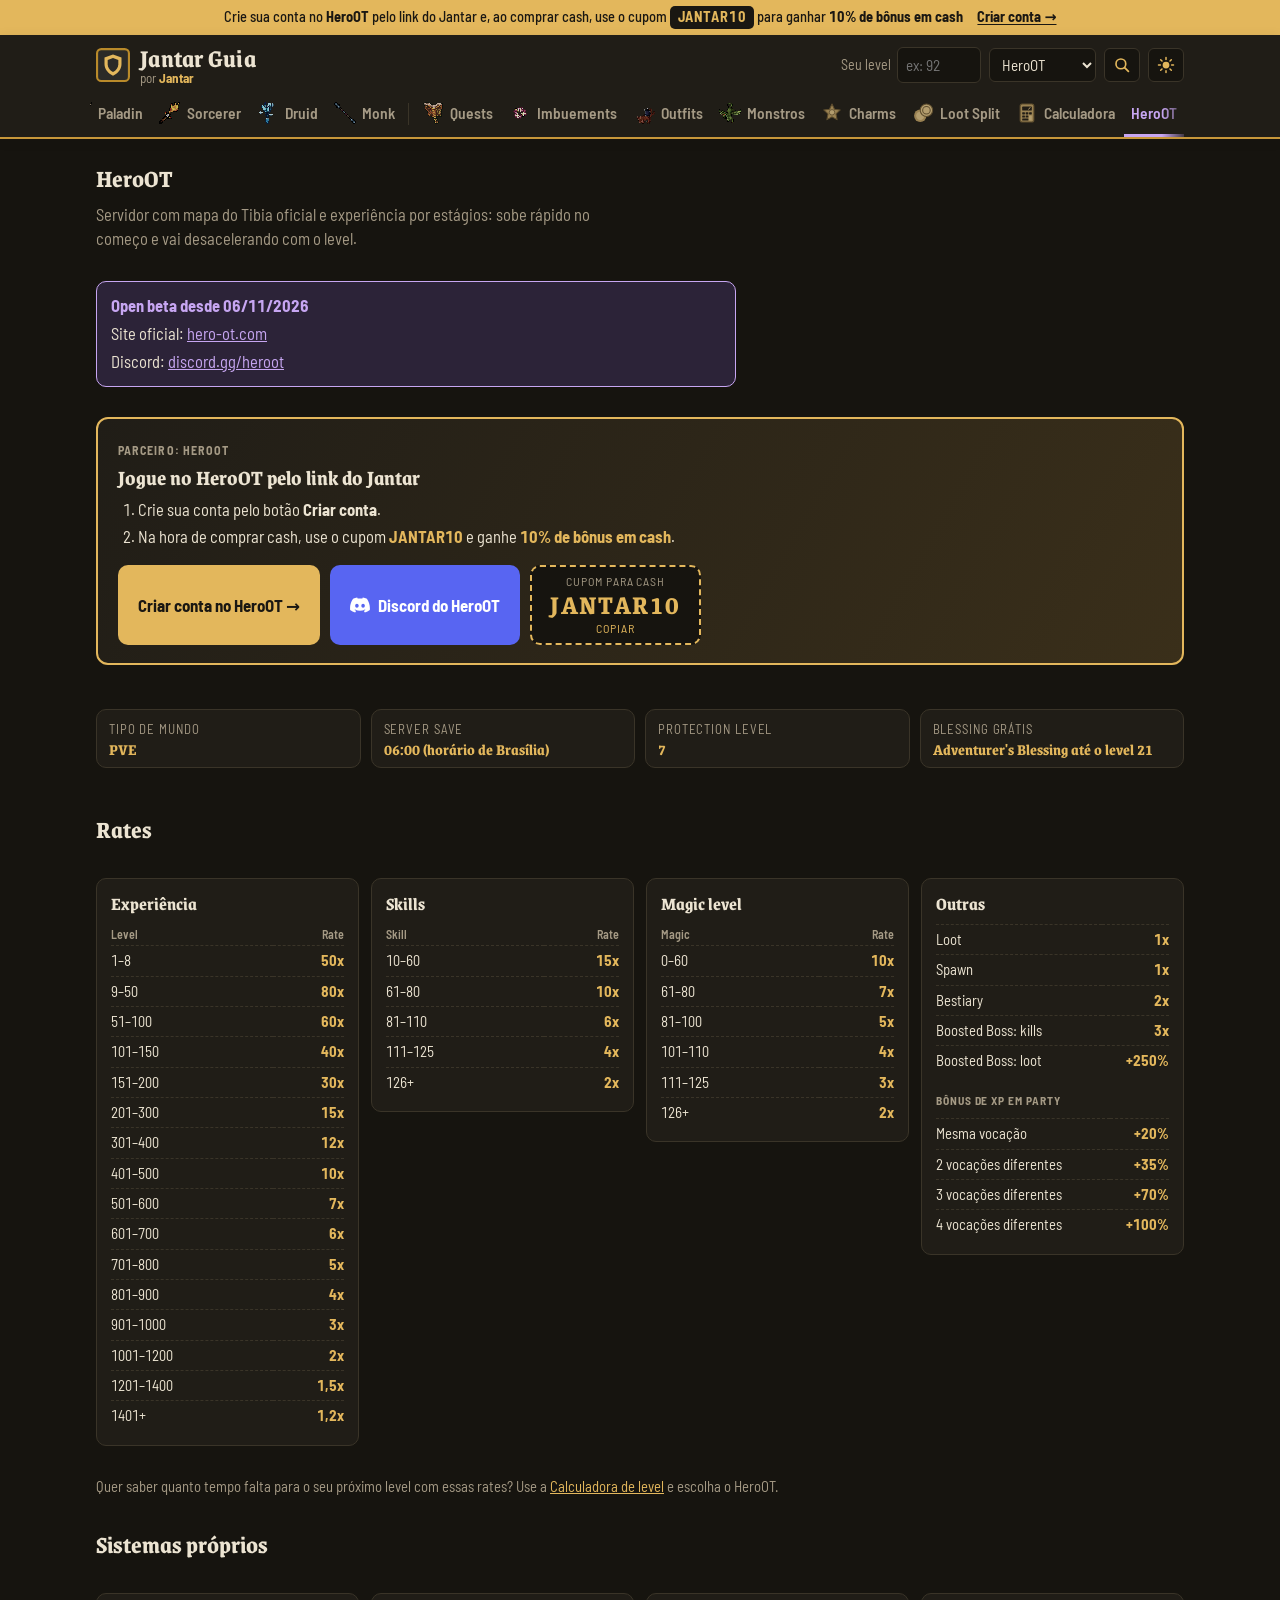
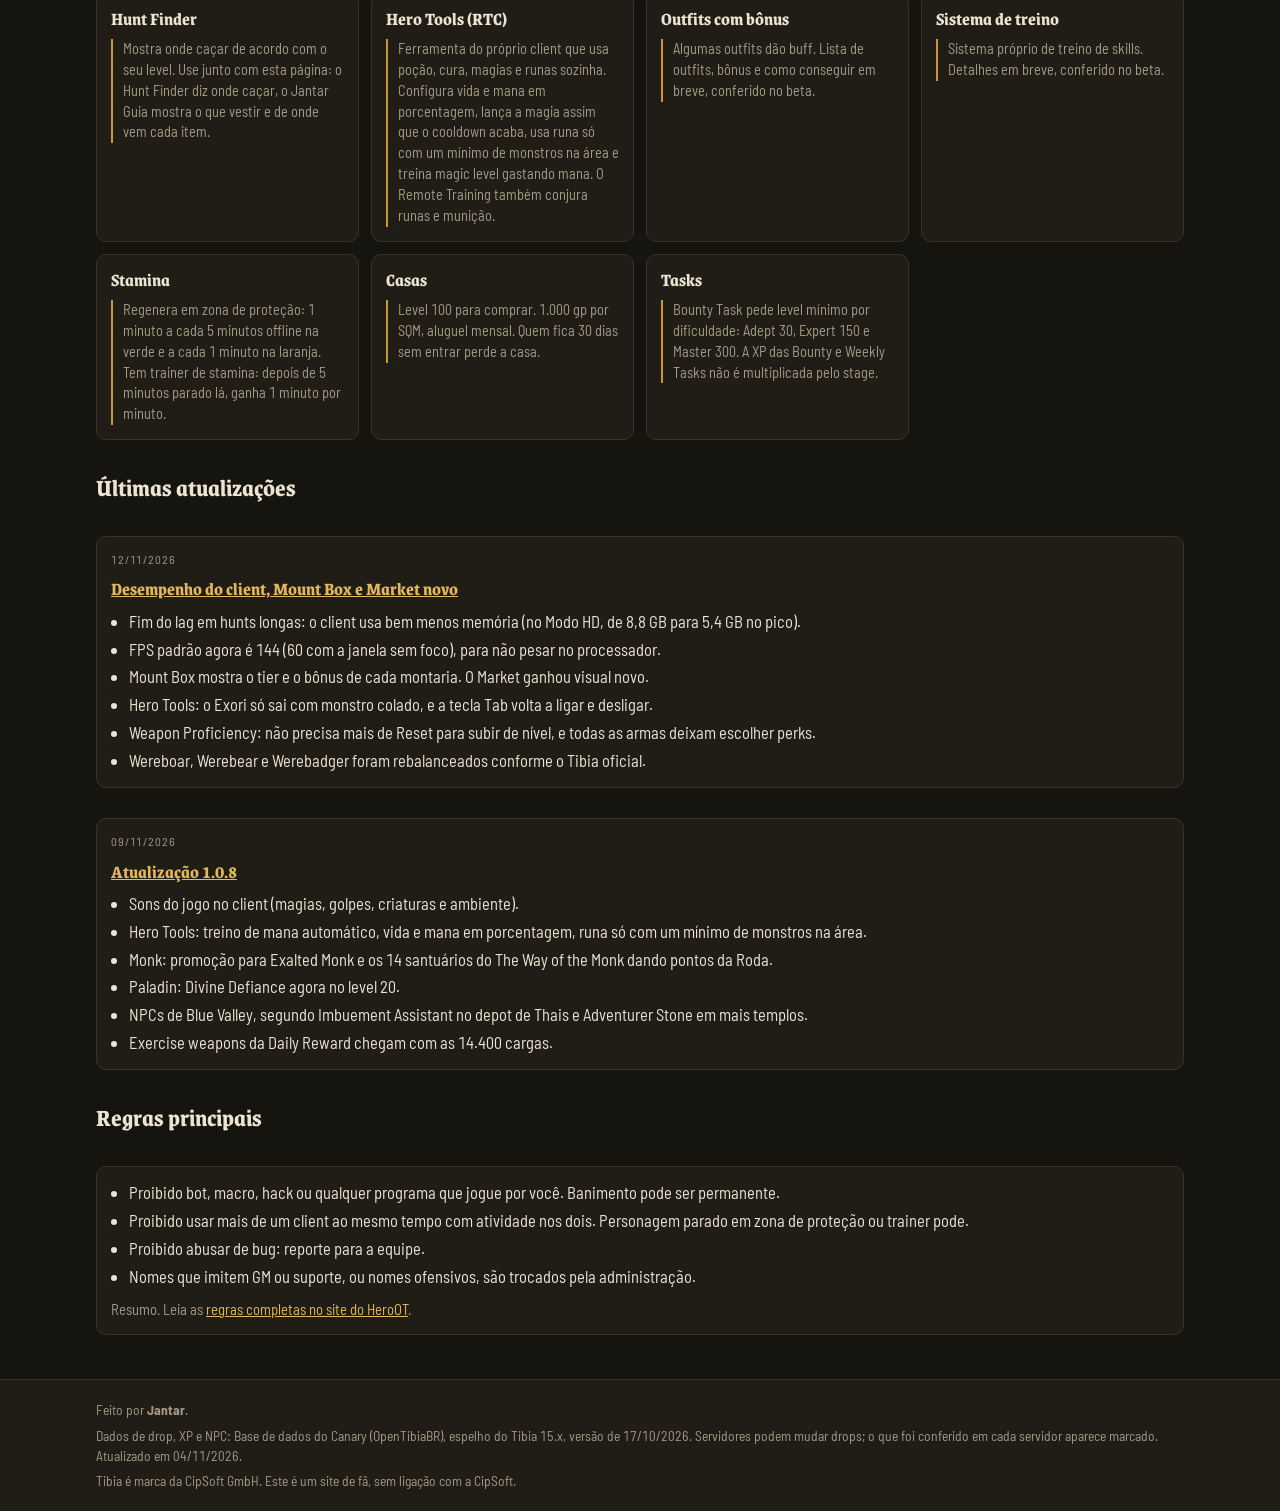
<file: heroot/index.html>
<!doctype html>
<html lang="pt-BR">
<script>document.documentElement.classList.add("js");try{if(localStorage.getItem("tema")==="light")document.documentElement.dataset.theme="light"}catch(e){}</script>
<head>
<meta charset="utf-8">
<base href="/">
<meta name="viewport" content="width=device-width,initial-scale=1,viewport-fit=cover">
<title>HeroOT (Hero OT): guia, rates e cupom de 10% de bônus | Jantar Guia</title>
<meta name="description" content="Guia do HeroOT (Hero OT): estágios de XP, rates, Hero Tools e novidades do servidor, mais o cupom JANTAR10 que dá 10% de bônus em cash ao criar a conta pelo link do Jantar.">
<link rel="canonical" href="https://jantarguia.com.br/heroot/">
<link rel="icon" href="favicon.ico" sizes="any">
<link rel="icon" href="favicon.svg" type="image/svg+xml">
<link rel="apple-touch-icon" href="apple-touch-icon.png">
<meta name="theme-color" content="#1c1b19">
<meta property="og:type" content="website">
<meta property="og:site_name" content="Jantar Guia">
<meta property="og:locale" content="pt_BR">
<meta property="og:url" content="https://jantarguia.com.br/heroot/">
<meta property="og:title" content="HeroOT (Hero OT): guia, rates e cupom de 10% de bônus | Jantar Guia">
<meta property="og:description" content="Guia do HeroOT (Hero OT): estágios de XP, rates, Hero Tools e novidades do servidor, mais o cupom JANTAR10 que dá 10% de bônus em cash ao criar a conta pelo link do Jantar.">
<meta property="og:image" content="https://jantarguia.com.br/og-image.jpg">
<meta property="og:image:width" content="1200">
<meta property="og:image:height" content="630">
<meta property="og:image:alt" content="Jantar Guia: a rota do Tibia do level 8 ao 1000">
<meta name="twitter:card" content="summary_large_image">
<meta name="twitter:image" content="https://jantarguia.com.br/og-image.jpg">
<script type="application/ld+json">{"@context":"https://schema.org","@type":"BreadcrumbList","itemListElement":[{"@type":"ListItem","position":1,"name":"Início","item":"https://jantarguia.com.br/"},{"@type":"ListItem","position":2,"name":"HeroOT (Hero OT)","item":"https://jantarguia.com.br/heroot/"}]}</script>
<link rel="preload" href="/fonts/grenze.woff2" as="font" type="font/woff2" crossorigin>
<link rel="preload" href="/fonts/barlow-semi-condensed-400.woff2" as="font" type="font/woff2" crossorigin>
<style id="css">@font-face{font-family:'Grenze';font-style:normal;font-weight:500 700;font-display:swap;src:url(/fonts/grenze.woff2) format('woff2');unicode-range:U+0000-00FF, U+0131, U+0152-0153, U+02BB-02BC, U+02C6, U+02DA, U+02DC, U+0304, U+0308, U+0329, U+2000-206F, U+20AC, U+2122, U+2191, U+2193, U+2212, U+2215, U+FEFF, U+FFFD} @font-face{font-family:'Barlow Semi Condensed';font-style:normal;font-weight:400;font-display:swap;src:url(/fonts/barlow-semi-condensed-400.woff2) format('woff2');unicode-range:U+0000-00FF, U+0131, U+0152-0153, U+02BB-02BC, U+02C6, U+02DA, U+02DC, U+0304, U+0308, U+0329, U+2000-206F, U+20AC, U+2122, U+2191, U+2193, U+2212, U+2215, U+FEFF, U+FFFD} @font-face{font-family:'Barlow Semi Condensed';font-style:normal;font-weight:500;font-display:swap;src:url(/fonts/barlow-semi-condensed-500.woff2) format('woff2');unicode-range:U+0000-00FF, U+0131, U+0152-0153, U+02BB-02BC, U+02C6, U+02DA, U+02DC, U+0304, U+0308, U+0329, U+2000-206F, U+20AC, U+2122, U+2191, U+2193, U+2212, U+2215, U+FEFF, U+FFFD} @font-face{font-family:'Barlow Semi Condensed';font-style:normal;font-weight:600;font-display:swap;src:url(/fonts/barlow-semi-condensed-600.woff2) format('woff2');unicode-range:U+0000-00FF, U+0131, U+0152-0153, U+02BB-02BC, U+02C6, U+02DA, U+02DC, U+0304, U+0308, U+0329, U+2000-206F, U+20AC, U+2122, U+2191, U+2193, U+2212, U+2215, U+FEFF, U+FFFD} @font-face{font-family:'Barlow Semi Condensed';font-style:normal;font-weight:700;font-display:swap;src:url(/fonts/barlow-semi-condensed-700.woff2) format('woff2');unicode-range:U+0000-00FF, U+0131, U+0152-0153, U+02BB-02BC, U+02C6, U+02DA, U+02DC, U+0304, U+0308, U+0329, U+2000-206F, U+20AC, U+2122, U+2191, U+2193, U+2212, U+2215, U+FEFF, U+FFFD} :root{ --bg:#16140f; --panel:#201d17; --panel-2:#2a261e; --ink:#ece4d2; --muted:#a59a85; --line:#3a3428; --gold:#e3b75c; --gold-2:#c7973a; --gold-soft:#3a2f1a; --slot:#100f0c; --slot-hi:#4a463d; --slot-lo:#060504; --srv:#c7a6f2; --srv-soft:#2c2338; --here:#82cfa2; --here-soft:#1c3226; --common:#7ccb8f; --uncommon:#86b2f2; --rare:#f2b45c; --display:"Grenze",Georgia,serif; --body:"Barlow Semi Condensed","Arial Narrow",system-ui,sans-serif; --mono:"Barlow Semi Condensed","Arial Narrow",system-ui,sans-serif; color-scheme:dark; } :root[data-theme="light"]{ --bg:#f3f0e8; --panel:#fffdf8; --panel-2:#ebe5d8; --ink:#231d14; --muted:#6a6152; --line:#d9d0bd; --gold:#8f6410; --gold-2:#b98a2a; --gold-soft:#f3e6c6; --slot:#2b2a27; --slot-hi:#57544d; --slot-lo:#141311; --srv:#6b3fa0; --srv-soft:#efe7f8; --here:#2f6b4f; --here-soft:#dcecdf; --common:#3f7d4f; --uncommon:#3567a8; --rare:#b06a10; color-scheme:light; } *{box-sizing:border-box} [hidden]{display:none!important} html{-webkit-text-size-adjust:100%} body{background:var(--bg);color:var(--ink);font-family:var(--body);font-size:16.5px;line-height:1.45;margin:0;font-variant-numeric:tabular-nums} a{color:var(--gold)} .wrap{max-width:1120px;margin:0 auto;padding-left:max(16px,env(safe-area-inset-left,0px));padding-right:max(16px,env(safe-area-inset-right,0px))} .bar{position:sticky;top:0;z-index:5;background:var(--panel);border-bottom:2px solid var(--gold-2);padding-top:env(safe-area-inset-top,0px);box-shadow:0 2px 12px rgb(0 0 0 / .08)} .bar .wrap{padding-block:12px 10px;display:flex;flex-direction:column;gap:10px} .top{display:flex;align-items:center;justify-content:space-between;gap:12px;flex-wrap:wrap} .brand{display:flex;align-items:center;gap:10px;text-decoration:none;color:var(--ink)} .brand-mark{width:34px;height:34px;flex:none} .brand-txt{display:flex;flex-direction:column;line-height:1.05} .brand-name{font-family:var(--display);font-weight:700;font-size:1.6rem;letter-spacing:.01em} .by{font-size:.82rem;color:var(--muted)}.by b{color:var(--gold)} .ctrls{display:flex;gap:10px;flex-wrap:wrap;align-items:center} .theme{font:inherit;font-size:.85rem;border:1px solid var(--line);background:var(--bg);color:var(--ink);border-radius:6px;padding:6px 10px;cursor:pointer} .theme:hover{border-color:var(--gold-2)} .filter-note{display:flex;gap:10px;flex-wrap:wrap;align-items:center;font-size:.9rem;color:var(--muted);background:var(--panel);border:1px dashed var(--gold-2);border-radius:8px;padding:8px 12px} .filter-note button{font:inherit;font-size:.9rem;background:none;border:0;color:var(--gold);text-decoration:underline;cursor:pointer;padding:0} .field{display:flex;align-items:center;gap:6px;font-size:.88rem;color:var(--muted)} .field input,.field select{font:inherit;font-size:.95rem;padding:6px 8px;border:1px solid var(--line);border-radius:6px;background:var(--bg);color:var(--ink)} .field input{width:5.5em;font-family:var(--mono)} .tabs,.chips{display:flex;gap:6px;overflow-x:auto;scrollbar-width:none;padding-bottom:2px} .tabs::-webkit-scrollbar,.chips::-webkit-scrollbar{display:none} .tab,.chip{flex:none;border:1px solid var(--line);background:var(--bg);color:var(--ink);border-radius:999px;padding:6px 14px;font:inherit;font-weight:500;cursor:pointer;text-decoration:none;display:inline-flex;align-items:center;gap:6px} .tab:hover,.chip:hover{border-color:var(--gold-2)} .tab[aria-current="page"]{background:var(--ink);color:var(--bg);border-color:var(--ink)} .tab.srv{border-color:var(--srv);color:var(--srv)} .tab.srv[aria-current="page"]{background:var(--srv);color:var(--panel)} .chip{padding:4px 12px;font-size:.9rem} .chip[aria-pressed="true"]{background:var(--gold-soft);border-color:var(--gold)} :is(.tab,.chip,.theme,input,select,a,button):focus-visible{outline:2px solid var(--gold);outline-offset:2px} main .wrap{padding-block:22px 44px;display:flex;flex-direction:column;gap:30px} h1,h2{font-family:var(--display);margin:0;text-wrap:balance} .page-h{display:flex;flex-direction:column;gap:6px} .page-h h1{font-size:1.55rem} .intro{color:var(--muted);margin:0;max-width:68ch} .loading{color:var(--muted)} .legend{display:flex;gap:16px;flex-wrap:wrap;font-size:.85rem;color:var(--muted);align-items:center} .notice{background:var(--srv-soft);border:1px solid var(--srv);border-radius:10px;padding:12px 14px;display:flex;flex-direction:column;gap:4px;max-width:80ch} .notice b,.notice a{color:var(--srv)} .tier{display:flex;flex-direction:column;gap:14px} .tier-h{display:flex;align-items:center;gap:12px;flex-wrap:wrap} .lvl-badge{font-family:var(--display);font-weight:700;font-size:1.05rem;background:var(--slot);color:var(--gold);border:1px solid var(--gold-2);border-radius:6px;padding:3px 12px;box-shadow:inset 1px 1px 0 var(--slot-hi),inset -1px -1px 0 var(--slot-lo);font-variant-numeric:tabular-nums} .tier-h h2{font-size:1.15rem;color:var(--muted);font-weight:500} .rule{flex:1;height:1px;background:var(--line);min-width:20px} .here{font-size:.75rem;font-weight:700;color:var(--here);background:var(--here-soft);border-radius:999px;padding:3px 10px;letter-spacing:.05em;text-transform:uppercase} .grid{display:grid;grid-template-columns:repeat(auto-fill,minmax(300px,1fr));gap:14px} .card{background:var(--panel);border:1px solid var(--line);border-radius:10px;padding:14px;display:flex;flex-direction:column;gap:10px;min-width:0} .card:hover{border-color:var(--gold-2)} .head{display:flex;gap:12px;align-items:center;min-width:0} .head-txt{display:flex;flex-direction:column;gap:2px;min-width:0} .slot{flex:none;width:56px;height:56px;display:grid;place-items:center;background:var(--slot);border-radius:4px;box-shadow:inset 2px 2px 0 var(--slot-lo),inset -2px -2px 0 var(--slot-hi),0 0 0 1px var(--slot-lo)} .slot img{width:32px;height:32px;image-rendering:pixelated;transform:scale(1.5)} .slot.big{width:84px;height:84px} .slot.big img{width:auto;height:auto;max-width:64px;max-height:64px;transform:none} .meta{font-size:.75rem;color:var(--muted);text-transform:uppercase;letter-spacing:.07em} .name{font-family:var(--display);font-weight:700;font-size:1.15rem;color:var(--ink);text-decoration:none;line-height:1.15} a.name:hover{color:var(--gold)} .stats-line{display:flex;gap:8px;flex-wrap:wrap;align-items:center} .req{font-family:var(--mono);font-size:.75rem;color:var(--gold);border:1px solid var(--gold-2);border-radius:4px;padding:0 6px} .req.none{color:var(--muted);border-color:var(--line)} .attr{font-family:var(--mono);font-size:.75rem;color:var(--muted)} .how{display:flex;flex-direction:column;gap:8px;border-top:1px dashed var(--line);padding-top:10px} .how-t{font-size:.72rem;text-transform:uppercase;letter-spacing:.08em;color:var(--muted);font-weight:700} .src{display:grid;grid-template-columns:auto 1fr auto;gap:2px 10px;align-items:center;font-size:.92rem} .mon-ico{width:32px;height:32px;object-fit:contain;image-rendering:pixelated;grid-row:span 2} .src .m{font-weight:700;min-width:0} .src .c{font-family:var(--mono);font-size:.82rem;display:flex;align-items:center;gap:5px;justify-self:end} .src .w{grid-column:2/-1;color:var(--muted);font-size:.84rem} .boss-tag{display:inline-block;font-size:.68rem;font-weight:700;letter-spacing:.06em;text-transform:uppercase;color:#fff;background:#9b3b2f;border-radius:4px;padding:1px 6px;margin-right:2px;vertical-align:1px} .dot{width:9px;height:9px;border-radius:50%;display:inline-block;flex:none} .common{background:var(--common)}.uncommon{background:var(--uncommon)}.rare{background:var(--rare)} .line{font-size:.9rem}.line b{font-weight:700} .tip{font-size:.9rem;color:var(--muted);margin:0;padding-left:10px;border-left:2px solid var(--gold-2)} .srvnote{font-size:.9rem;background:var(--srv-soft);border-left:3px solid var(--srv);padding:6px 8px;border-radius:4px} .links{display:flex;gap:14px;font-size:.9rem;flex-wrap:wrap} .sys{display:grid;grid-template-columns:repeat(auto-fill,minmax(260px,1fr));gap:12px} .foot{border-top:1px solid var(--line);color:var(--muted);font-size:.85rem;background:var(--panel)} .foot .wrap{padding-block:20px calc(20px + env(safe-area-inset-bottom,0px));display:flex;flex-direction:column;gap:6px} @media (max-width:520px){.grid{grid-template-columns:1fr}} @media (prefers-reduced-motion:no-preference){.tier{transition:opacity .2s}.card{transition:border-color .15s}} .home-hero{display:flex;flex-wrap:wrap;align-items:flex-end;justify-content:space-between;gap:20px;padding-block:8px 6px;border-bottom:1px solid var(--line);padding-bottom:24px} .home-hero-txt{display:flex;flex-direction:column;gap:10px;min-width:0} .home-hero h1{font-family:var(--display);font-weight:700;font-size:clamp(2rem,5vw,3rem);line-height:1.02;margin:0;max-width:18ch;text-wrap:balance} .home-hero p{margin:0;color:var(--muted);max-width:56ch;font-size:1.05rem} .stats{display:flex;gap:26px;flex-wrap:wrap} .stat{display:flex;flex-direction:column} .stat b{font-family:var(--display);font-size:2rem;color:var(--gold);line-height:1} .stat span{font-size:.8rem;color:var(--muted);text-transform:uppercase;letter-spacing:.07em} .home-block{display:flex;flex-direction:column;gap:14px} .block-h{font-size:1.5rem} .paths{display:grid;grid-template-columns:repeat(auto-fit,minmax(280px,1fr));gap:14px} .path{all:unset;box-sizing:border-box;cursor:pointer;display:flex;flex-direction:column;gap:8px;padding:20px;border-radius:12px;background:var(--panel);border:1px solid var(--line);border-top:4px solid var(--gold-2);color:var(--ink);text-decoration:none;min-width:0} .path:hover{border-color:var(--gold-2)} .path:focus-visible{outline:2px solid var(--gold);outline-offset:2px} .srv-path{border-top-color:var(--srv)} .srv-path:hover{border-color:var(--srv)} .path-kicker{font-size:.75rem;text-transform:uppercase;letter-spacing:.09em;color:var(--muted);font-weight:700} .path-title{font-family:var(--display);font-weight:700;font-size:1.9rem;line-height:1} .path-txt{color:var(--muted);max-width:52ch} .path-tags{display:flex;gap:6px;flex-wrap:wrap} .pill{font-size:.82rem;border:1px solid var(--line);border-radius:999px;padding:2px 10px;color:var(--ink)} .pill.srv{border-color:var(--srv);color:var(--srv);font-weight:600} .path-go{margin-top:auto;padding-top:6px;font-weight:700;color:var(--gold)} .srv-path .path-go{color:var(--srv)} .vocs{display:grid;grid-template-columns:repeat(auto-fill,minmax(300px,1fr));gap:12px} .voc{display:flex;gap:14px;align-items:center;padding:14px;border-radius:10px;background:var(--panel);border:1px solid var(--line);text-decoration:none;color:var(--ink);min-width:0} .voc:hover{border-color:var(--gold-2)} .voc .slot.big img{width:32px;height:32px;max-width:none;max-height:none;transform:scale(2);image-rendering:pixelated} .voc-txt{display:flex;flex-direction:column;gap:4px;min-width:0} .voc-desc{font-size:.92rem;color:var(--muted)} @media (max-width:520px){.home-hero h1{font-size:2rem}.stats{gap:18px}.vocs,.paths{grid-template-columns:1fr}} .quest{gap:10px} .q-head{display:flex;justify-content:space-between;align-items:baseline;gap:10px} .q-txt{margin:0;color:var(--ink)} .q-warn{font-size:.88rem;font-weight:700;color:var(--rare);border-left:3px solid var(--rare);padding-left:8px} .q-items{display:flex;flex-wrap:wrap;gap:6px} .q-item{display:inline-flex;align-items:center;gap:4px;font-size:.88rem;background:var(--bg);border:1px solid var(--line);border-radius:6px;padding:2px 8px 2px 4px} .q-ico{width:24px;height:24px;image-rendering:pixelated} .foot-note{font-size:.85rem;color:var(--muted);margin:0} .grid:has(> .quest){align-items:start} .quest.has-outfit{border-color:var(--gold-2);box-shadow:0 0 0 1px var(--gold-2),0 6px 24px -12px var(--gold-2);background:linear-gradient(180deg,var(--gold-soft),var(--panel) 90px)} .outfit-badge{display:flex;align-items:center;gap:10px;padding:8px 10px;border-radius:8px;background:var(--slot);border:1px solid var(--gold-2);color:#e3b75c} .outfit-badge small{display:block;font-size:.7rem;text-transform:uppercase;letter-spacing:.08em;color:#a59a85} .outfit-badge b{font-family:var(--display);font-size:1.25rem;line-height:1.05} .outfit-ico{font-size:1.4rem;line-height:1} .chip-outfit[aria-pressed="true"]{background:var(--slot);color:#e3b75c;border-color:var(--gold-2)} .q-det{border-top:1px dashed var(--line);padding-top:8px} .q-det summary{cursor:pointer;font-weight:700;color:var(--gold);list-style:none;display:flex;align-items:center;gap:6px} .q-det summary::-webkit-details-marker{display:none} .q-det summary::before{content:"▸";transition:transform .15s} .q-det[open] summary::before{transform:rotate(90deg)} .q-det dl{display:grid;grid-template-columns:repeat(3,minmax(0,1fr));gap:8px 12px;margin:10px 0 0} .q-det dl>div{min-width:0} .q-det .wide{grid-column:1/-1} .q-det dt{font-size:.72rem;text-transform:uppercase;letter-spacing:.08em;color:var(--muted);font-weight:700} .q-det dd{margin:2px 0 0;font-size:.95rem} .look-switch .chip{font-size:1rem;padding:6px 16px} .look-bar{display:flex;flex-wrap:wrap;gap:10px;align-items:center;justify-content:space-between} .look-bar .chips{flex-wrap:wrap} .look-search input{width:14em;font-family:var(--body)} .look-grid{align-items:start} .look-slot img{width:64px!important;height:64px!important;max-width:none!important;max-height:none!important;transform:none!important;object-fit:contain;image-rendering:pixelated} .look .q-txt{font-size:.95rem} .badge-pic{flex:none;width:64px;height:64px;display:grid;place-items:center;border-radius:6px;background:#0b0a08;box-shadow:inset 1px 1px 0 #000,inset -1px -1px 0 #3a362e} .badge-pic img{width:64px;height:64px;object-fit:contain;image-rendering:pixelated} .mount-badge em{display:block;font-style:normal;font-size:.82rem;color:#c9bfa9;margin-top:2px;line-height:1.3} .mode-switch{margin-top:-14px} .muted{color:var(--muted);margin:0;font-size:.92rem} .resumo{background:var(--panel);border:1px solid var(--gold-2);border-radius:12px;padding:18px;display:flex;flex-direction:column;gap:16px} .resumo-h{display:flex;flex-direction:column;gap:2px} .resumo-h h2{font-size:1.5rem} .resumo-grid{display:grid;grid-template-columns:repeat(auto-fit,minmax(230px,1fr));gap:12px} .rbox{background:var(--bg);border:1px solid var(--line);border-radius:8px;padding:12px;display:flex;flex-direction:column;gap:6px} .rbox p,.rbox ul{margin:0;font-size:.95rem} .rbox ul{padding-left:18px;display:flex;flex-direction:column;gap:3px} .linha-wrap{display:flex;flex-direction:column;gap:8px} .linha{list-style:none;margin:0;padding:0;display:grid;grid-template-columns:repeat(auto-fill,minmax(150px,1fr));gap:8px;counter-reset:l} .linha a{display:flex;flex-direction:column;gap:2px;height:100%;text-decoration:none;color:var(--ink);background:var(--bg);border:1px solid var(--line);border-left:3px solid var(--gold-2);border-radius:6px;padding:8px 10px;font-size:.88rem;line-height:1.25} .linha a:hover{border-color:var(--gold)} .linha b{font-family:var(--display);color:var(--gold);font-size:1.1rem} .linha b::before{content:"lvl ";font-family:var(--body);font-size:.75rem;color:var(--muted);font-weight:500} .steps{display:flex;flex-direction:column;gap:34px} .step{display:flex;flex-direction:column;gap:12px;scroll-margin-top:190px} .step-h{display:flex;align-items:center;gap:10px;flex-wrap:wrap} .step-n{width:30px;height:30px;border-radius:50%;display:grid;place-items:center;font-family:var(--display);font-weight:700;background:var(--gold);color:var(--bg);flex:none} .step-obj{margin:0;font-size:1.08rem;font-weight:600;max-width:75ch} .step.is-here .step-n{background:var(--here)} .step-grid{display:grid;grid-template-columns:repeat(auto-fit,minmax(320px,1fr));gap:12px} .sbox{background:var(--panel);border:1px solid var(--line);border-radius:10px;padding:12px 14px;display:flex;flex-direction:column;gap:8px;min-width:0} .how-t.t2{margin-top:6px} .hrow,.irow summary{display:flex;gap:10px;align-items:flex-start} .hrow + .hrow,.irow + .irow{border-top:1px dashed var(--line);padding-top:8px} .hrow-txt,.irow-txt{display:flex;flex-direction:column;gap:1px;min-width:0;flex:1} .hrow-txt b,.irow-txt b{font-size:1.02rem} .hrow-onde{font-size:.92rem} .hrow-nota,.irow-w{font-size:.86rem;color:var(--muted)} .hrow .slot,.irow .slot{width:44px;height:44px} .hrow .slot img,.irow .slot img{transform:none;max-width:40px;max-height:40px;width:auto;height:auto} .irow summary{cursor:pointer;list-style:none} .irow summary::-webkit-details-marker{display:none} .irow-more{flex:none;width:24px;height:24px;border:1px solid var(--line);border-radius:6px;display:grid;place-items:center;color:var(--muted);font-weight:700;align-self:center} .irow[open] .irow-more{transform:rotate(45deg);color:var(--gold);border-color:var(--gold-2)} .irow-body{margin-top:8px} .irow-body .card{background:var(--bg)} .srow{display:grid;grid-template-columns:2.2em 1fr auto;gap:0 10px;align-items:baseline;padding:5px 0;font-size:.93rem} .srow + .srow{border-top:1px dashed var(--line)} .srow .s-lv{font-family:var(--display);color:var(--muted);text-align:right} .srow .s-n{display:flex;flex-wrap:wrap;gap:0 8px;align-items:baseline;min-width:0} .srow code{font-family:var(--mono);font-size:.85rem;color:var(--muted);font-style:italic} .srow .s-p{font-size:.85rem;white-space:nowrap} .srow .s-npc{grid-column:2/-1;font-size:.8rem;color:var(--muted)} .srow.ess .s-lv{color:var(--gold)} .srow.ess .s-n b{color:var(--gold)} .more summary{cursor:pointer;color:var(--gold);font-size:.9rem;padding:6px 0} .q-links{display:flex;flex-wrap:wrap;gap:6px} .q-links .pill{text-decoration:none} .q-links .pill small{color:var(--muted)} .pill-gold{border-color:var(--gold-2);color:var(--gold)} .step-treino{margin:0;font-size:.95rem} @media (max-width:520px){.step-grid{grid-template-columns:1fr}.resumo{padding:14px}.step{scroll-margin-top:230px}} .step-obj .obj-w{display:block;font-weight:500} .step-obj .obj-w + .obj-w{margin-top:3px} .step-obj .obj-w b{color:var(--gold)} .linha-w{font-family:var(--display);font-weight:700;color:var(--gold);margin-top:4px} .hrow-yt{display:inline-flex;align-items:center;gap:5px;align-self:flex-start;margin-top:4px;font-size:.84rem;font-weight:600;text-decoration:none;color:var(--ink);border:1px solid var(--line);border-radius:999px;padding:2px 10px 2px 7px} .hrow-yt svg{width:14px;height:14px;color:#e5483b} .hrow-yt:hover{border-color:var(--gold-2);color:var(--gold)} .yt-mini{color:var(--gold);font-weight:600;text-decoration:none;white-space:nowrap} .yt-mini::before{content:"▶ ";color:#e5483b;font-size:.8em} .yt-mini:hover{text-decoration:underline} .quest .hrow-yt{margin-top:0} .slot.place svg{width:22px;height:22px;color:var(--gold)} .imbu-rec{display:grid;grid-template-columns:repeat(auto-fill,minmax(240px,1fr));gap:10px} .imbu-what{color:var(--gold);font-size:1.02rem} .imbu-info{display:grid;grid-template-columns:minmax(220px,1fr) 2fr;gap:12px} .imbu-info ul{margin:0;padding-left:18px;display:flex;flex-direction:column;gap:4px;font-size:.93rem} .imbu-lv{display:flex;flex-direction:column;gap:8px;border-top:1px dashed var(--line);padding-top:10px} .imbu-lv > div{display:flex;flex-direction:column;gap:1px} .imbu-items{font-size:.84rem;color:var(--muted)} @media (max-width:640px){.imbu-info{grid-template-columns:1fr}} .bar .wrap{padding-block:10px 0;gap:8px} .sr{position:absolute;width:1px;height:1px;overflow:hidden;clip:rect(0 0 0 0)} .ctrls{gap:8px;flex-wrap:nowrap} .field.lvl span{white-space:nowrap} .field select{max-width:9.5em} .theme{width:36px;height:34px;padding:0;display:grid;place-items:center;flex:none} .theme svg{width:18px;height:18px;color:var(--gold)} .tabs{gap:2px;align-items:stretch;margin-inline:-6px;padding-inline:6px;padding-bottom:0} .tabs.over{-webkit-mask-image:linear-gradient(90deg,#000 calc(100% - 28px),transparent);mask-image:linear-gradient(90deg,#000 calc(100% - 28px),transparent)} .tab-group{display:flex;gap:2px;flex:none} .tab{border:0;border-radius:0;background:none;color:var(--muted);padding:8px 7px 10px;border-bottom:3px solid transparent;font-weight:600;gap:6px;font-size:.97rem;transition:color .15s,border-color .15s} .tab:hover{color:var(--ink);border-bottom-color:var(--line)} .tab[aria-current="page"]{background:none;color:var(--ink);border-bottom-color:var(--gold)} .tab-ico{width:22px;height:22px;object-fit:contain;image-rendering:pixelated;flex:none} .tab:not([aria-current="page"]) .tab-ico{filter:saturate(.6) brightness(.85)} .tab-svg{width:18px;height:18px;flex:none} .tab-sep{flex:none;width:1px;background:var(--line);margin:9px 4px 12px} .tab.srv{color:var(--srv);border-bottom-color:transparent} .tab.srv[aria-current="page"]{background:none;color:var(--srv);border-bottom-color:var(--srv)} .bar .chips{padding-block:2px 10px} .bar .chips[hidden]+*{display:none} @media (max-width:640px){ .top{flex-wrap:wrap;row-gap:8px} .ctrls{width:100%} .field.lvl{flex:1} .field.lvl input{width:100%;min-width:4em} .field select{max-width:none} .tab{padding:8px 8px 10px} } .imbu-items{display:flex;flex-wrap:wrap;gap:5px;margin-top:4px} .imbu-it{font-size:.85rem;color:var(--ink);background:var(--gold-soft);border:1px solid var(--gold-2);border-radius:6px;padding:2px 8px;line-height:1.35} .imbu-it b{color:var(--gold);font-family:var(--display);margin-right:2px} .imbu-it.novo::after{content:"novo";margin-left:6px;font-size:.68rem;font-weight:700;text-transform:uppercase;letter-spacing:.05em;color:var(--bg);background:var(--gold);border-radius:4px;padding:0 4px;vertical-align:1px} .imbu-lv > div:first-child .imbu-it.novo::after{display:none} .rec-cost{display:flex;flex-direction:column;gap:8px;border-top:1px dashed var(--line);padding-top:8px;margin-top:2px} .rec-line{display:flex;flex-direction:column;gap:2px} .rec-line > a{font-size:.82rem;font-weight:700;color:var(--gold);text-decoration:none;text-transform:uppercase;letter-spacing:.05em} .rec-line > a:hover{text-decoration:underline} .rec-note{font-size:.84rem;color:var(--muted)} .imbu-it.gt{background:var(--slot);border-style:dashed;color:var(--muted)} .card.imbu,.tier{scroll-margin-top:130px} .rec-cost{flex-direction:row;flex-wrap:wrap;gap:6px} .rec-chip{display:inline-flex;align-items:center;gap:6px;text-decoration:none;color:var(--ink);background:var(--bg);border:1px solid var(--gold-2);border-radius:6px;padding:3px 8px;font-size:.86rem} .rec-chip:hover{background:var(--gold-soft)} .rec-chip b{color:var(--gold)} .gt-n{font-weight:600} .rec-see{color:var(--muted)} .topcupom{background:var(--gold);color:#1a1712;font-size:.9rem;font-weight:500} .topcupom .wrap{display:flex;align-items:center;justify-content:center;gap:6px 14px;flex-wrap:wrap;padding-block:6px} .topcupom a{color:#1a1712;font-weight:700;text-decoration:underline;text-underline-offset:2px} .tb-code{font:inherit;font-weight:800;letter-spacing:.06em;background:#1a1712;color:var(--gold);border:0;border-radius:5px;padding:1px 8px;cursor:pointer} .tb-code.copied{background:#2e6b3a;color:#fff} .promo{display:flex;align-items:center;justify-content:space-between;gap:16px 24px;flex-wrap:wrap;background:linear-gradient(120deg,var(--panel),var(--gold-soft));border:2px solid var(--gold);border-radius:12px;padding:18px 20px} .promo h2{margin:2px 0 4px;font-size:1.35rem} .promo p{margin:0;color:var(--muted)} .promo.big h2{font-size:1.6rem} .promo-act{display:flex;gap:10px;flex-wrap:wrap;align-items:stretch} .promo-code{display:flex;flex-direction:column;align-items:center;justify-content:center;gap:0;font:inherit;cursor:pointer;background:var(--bg);color:var(--ink);border:2px dashed var(--gold);border-radius:10px;padding:6px 18px;min-width:150px} .promo-code span{font-size:.75rem;text-transform:uppercase;letter-spacing:.08em;color:var(--muted)} .promo-code b{font-family:var(--display);font-size:1.7rem;color:var(--gold);letter-spacing:.06em;line-height:1.1} .promo-code .copy-lbl{color:var(--gold)} .promo-code.copied{border-style:solid;border-color:#3f9c55} .promo-code.copied .copy-lbl{color:#3f9c55} .promo-btn{display:flex;align-items:center;justify-content:center;background:var(--gold);color:#1a1712;font-weight:700;font-size:1.05rem;text-decoration:none;border-radius:10px;padding:10px 20px} .promo-btn:hover{filter:brightness(1.08)} @media (max-width:640px){.promo-act,.promo-code,.promo-btn{width:100%}.promo.big h2{font-size:1.3rem}} .promo-bonus{color:var(--gold)} .promo-steps{margin:4px 0 0;padding-left:20px;color:var(--ink);display:flex;flex-direction:column;gap:3px} .promo-btn.discord{background:#5865f2;color:#fff;gap:8px} .promo-btn.discord svg{width:20px;height:20px} .set-bar{display:flex;flex-direction:column;gap:8px;margin:0 0 12px} .set-row{display:grid;grid-template-columns:repeat(auto-fill,minmax(96px,1fr));gap:8px} .set-slot{display:flex;flex-direction:column;align-items:center;gap:5px;text-align:center;background:var(--panel);border:1px solid var(--line);border-radius:8px;padding:8px 6px;min-width:0} .set-slot b{font-size:.82rem;font-weight:600;line-height:1.15;overflow-wrap:anywhere} .set-slot.novo{border-color:var(--gold-2);background:var(--gold-soft)} .set-slot.vazio{opacity:.55} .set-slot.vazio b{font-weight:500;color:var(--muted)} .loading { display: none; } .prerender { padding: 24px 0; line-height: 1.5; } .prerender h1, .prerender h2, .prerender h3 { margin: 1em 0 .4em; } .prerender ul { padding-left: 20px; } .loot-box{margin-top:16px} #lootxt{width:100%;box-sizing:border-box;resize:vertical;background:var(--panel-2);color:var(--ink);border:1px solid var(--line);border-radius:8px;padding:10px;font:inherit} .loot-acts{display:flex;gap:8px;flex-wrap:wrap} .loot-btn{background:var(--gold-soft);color:var(--gold);border:1px solid var(--gold-2);border-radius:8px;padding:8px 12px;min-height:38px;font:inherit;font-weight:600;cursor:pointer} .loot-btn.copied{background:var(--here-soft);color:var(--here);border-color:var(--here)} .loot-scroll{overflow-x:auto} .loot-t{width:100%;border-collapse:collapse;min-width:560px} .loot-t th{text-align:right;color:var(--muted);font-weight:600;padding:6px 8px;border-bottom:1px solid var(--line)} .loot-t td{text-align:right;padding:6px 8px;border-bottom:1px solid var(--line)} .loot-t th:first-child,.loot-t td:first-child{text-align:left} .loot-t small{color:var(--gold)} .loot-t tr.off td{opacity:.45} .loot-t input[type=number]{width:100px;box-sizing:border-box;background:var(--panel-2);color:var(--ink);border:1px solid var(--line);border-radius:6px;padding:6px;font:inherit;text-align:right} .loot-t input[type=checkbox]{width:20px;height:20px;accent-color:var(--gold)} .loot-sum{display:grid;grid-template-columns:repeat(auto-fit,minmax(180px,1fr));gap:12px} .loot-sum b{display:block;font-size:1.5rem;color:var(--here)} .loot-sum b.neg{color:var(--rare)} .loot-tr{display:flex;justify-content:space-between;align-items:center;gap:10px;flex-wrap:wrap;padding:8px 0;border-top:1px solid var(--line)} .hmode{display:inline-block;margin-left:6px;padding:0 6px;border-radius:999px;font-size:.72rem;font-weight:700;text-transform:none;letter-spacing:0;border:1px solid currentColor;vertical-align:1px} .hmode-solo{color:#4aa865} .hmode-pt{color:#d0843a} .hmode-ambos{color:var(--gold-2)} .hrow-xp{display:flex;flex-wrap:wrap;gap:2px 12px;font-size:.86rem;margin:2px 0} .hrow-xp .pos b{color:#4aa865} .hrow-xp .neg b{color:#d0564c} .hunt-src{font-size:.78rem;color:var(--muted);margin:10px 0 0;line-height:1.4} .calc-box{display:flex;flex-direction:column;gap:10px;margin-bottom:14px} .calc-box .t2{margin-top:6px} .calc-grid{display:grid;grid-template-columns:repeat(auto-fit,minmax(160px,1fr));gap:10px 12px;align-items:end} .calc-grid label{display:flex;flex-direction:column;gap:4px;min-width:0} .calc-grid label.wide{grid-column:1/-1} .calc-grid input:not([type=checkbox]),.calc-grid select{font:inherit;font-size:1rem;padding:9px 10px;min-height:42px;border:1px solid var(--line);border-radius:8px;background:var(--bg);color:var(--ink);width:100%;min-width:0;box-sizing:border-box} .calc-grid label.chk{flex-direction:row;align-items:center;gap:8px;min-height:42px;cursor:pointer} .calc-grid label.chk input{width:20px;height:20px;accent-color:var(--gold-2);flex:none} .seg{display:flex;flex-wrap:wrap;gap:8px} .seg-b{font:inherit;font-weight:600;border:1px solid var(--line);background:var(--bg);color:var(--ink);border-radius:999px;padding:8px 14px;min-height:40px;cursor:pointer} .seg-b[aria-pressed=true]{background:var(--gold-soft);color:var(--gold);border-color:var(--gold-2)} .calc-sum b{font-variant-numeric:tabular-nums} .calc-seg{display:flex;flex-wrap:wrap;align-items:center;gap:6px 12px;padding:8px 0;border-top:1px dashed var(--line)} .calc-seg .lvl-badge{font-size:.9rem;padding:2px 8px} .calc-seg-n{display:flex;flex-direction:column;flex:1 1 180px;min-width:0} .calc-seg-n small{color:var(--muted);font-size:.85rem} .calc-seg-v{font-size:.92rem;color:var(--muted);white-space:nowrap} .calc-seg-v b{color:var(--ink)} .calc-warn{flex-basis:100%;font-size:.82rem;color:var(--srv);background:var(--srv-soft);border-radius:6px;padding:6px 8px} .calc-rate{font-size:.88rem;margin:4px 0 0;line-height:1.5} .srv-info{display:grid;grid-template-columns:repeat(auto-fit,minmax(150px,1fr));gap:10px;margin:14px 0} .srv-info .stat{background:var(--panel);border:1px solid var(--line);border-radius:10px;padding:10px 12px;display:flex;flex-direction:column;gap:2px} .srv-info .stat span{font-size:.8rem;color:var(--muted)} .srv-info .stat b{font-size:1rem} .srv-rates{display:grid;grid-template-columns:repeat(auto-fit,minmax(200px,1fr));gap:12px;align-items:start} .st-t{width:100%;border-collapse:collapse;font-size:.92rem;font-variant-numeric:tabular-nums} .st-t th{text-align:left;font-size:.75rem;color:var(--muted);font-weight:600;padding:2px 0} .st-t td{padding:4px 0;border-top:1px dashed var(--line)} .st-t td:last-child,.st-t th:last-child{text-align:right} .st-t b{color:var(--gold)} .srv-news ul,.srv-rules{margin:0;padding-left:18px;display:flex;flex-direction:column;gap:4px} .ch-list{margin:0;padding-left:18px;display:flex;flex-direction:column;gap:6px} .ch-vocs{display:grid;grid-template-columns:repeat(auto-fit,minmax(240px,1fr));gap:12px} .ch-t td{vertical-align:top} .ch-t td.nw{white-space:nowrap} .theme svg{width:18px;height:18px;display:block} .busca{position:relative;padding-bottom:10px} .busca input{width:100%;box-sizing:border-box;font:inherit;font-size:1rem;padding:10px 12px;min-height:44px;border:1px solid var(--gold-2);border-radius:8px;background:var(--bg);color:var(--ink)} .busca-res{display:flex;flex-direction:column;max-height:min(60vh,460px);overflow:auto;margin-top:6px;border-radius:8px} .busca-it{all:unset;box-sizing:border-box;display:flex;align-items:center;gap:10px;padding:6px 8px;border-radius:8px;cursor:pointer;min-height:44px} .busca-it:hover,.busca-it.on,.busca-it:focus-visible{background:var(--gold-soft)} .busca-it .slot{width:36px;height:36px;flex:none} .busca-it .slot img{max-width:32px;max-height:32px;transform:none;width:auto;height:auto} .busca-txt{display:flex;flex-direction:column;min-width:0} .busca-txt b{white-space:nowrap;overflow:hidden;text-overflow:ellipsis} .busca-txt small{color:var(--muted);font-size:.8rem;white-space:nowrap;overflow:hidden;text-overflow:ellipsis} .busca-dica{color:var(--muted);font-size:.88rem;margin:6px 2px} details.irow.busca-alvo,.hrow.busca-alvo,.step.busca-alvo{outline:2px solid var(--gold-2);outline-offset:2px;border-radius:8px} main{min-height:100vh} .calc-hunt{color:inherit;text-decoration:none;display:inline-flex;align-items:baseline;gap:2px;min-height:24px} .calc-hunt b{text-decoration:underline;text-decoration-color:var(--gold-2);text-underline-offset:3px} .calc-hunt span{color:var(--gold)} .calc-hunt:hover b{color:var(--gold)} .fraq-pic{all:unset;cursor:pointer;border-radius:8px;flex:none} .fraq-pic:focus-visible{outline:2px solid var(--gold-2);outline-offset:2px} .fraq-btn{align-self:flex-start;font:inherit;font-size:.82rem;font-weight:600;color:var(--gold);background:none;border:1px solid var(--gold-2);border-radius:999px;padding:4px 10px;min-height:30px;margin:4px 0 2px;cursor:pointer} .fraq-btn[aria-expanded=true] span{display:inline-block;transform:rotate(180deg)} .fraq{border:1px solid var(--line);border-radius:8px;padding:8px 10px;margin:4px 0;background:var(--bg)} .fraq-sum{display:flex;flex-wrap:wrap;gap:2px 14px;margin:0 0 6px;font-size:.88rem} .fraq-els{display:grid;grid-template-columns:repeat(auto-fill,minmax(88px,1fr));gap:6px} .fraq-el{display:flex;justify-content:space-between;gap:6px;padding:4px 8px;border-radius:6px;font-size:.85rem;border:1px solid var(--line)} .fraq-el.forte{border-color:#4aa865;background:rgb(74 168 101 / .14)} .fraq-el.resiste{border-color:#d0843a;background:rgb(208 132 58 / .12)} .fraq-el.imune{border-color:#d0564c;background:rgb(208 86 76 / .14)} b.forte,.fraq-el.forte b{color:#4aa865} .fraq-el.resiste b{color:#d0843a} b.imune,.fraq-el.imune b{color:#d0564c} .fraq-nota{margin:6px 0 0;font-size:.76rem;color:var(--muted)} .fraq-tab-wrap{overflow-x:auto;-webkit-overflow-scrolling:touch} .fraq-tab{border-collapse:collapse;width:100%;font-size:.8rem;font-variant-numeric:tabular-nums} .fraq-tab th{font-weight:600;color:var(--muted);font-size:.72rem;padding:2px 3px;text-align:center} .fraq-tab th:first-child,.fraq-tab td:first-child{text-align:left;padding-right:6px;white-space:nowrap;max-width:9.5em;overflow:hidden;text-overflow:ellipsis} .fraq-tab td{padding:3px;text-align:center;border-top:1px solid var(--line)} .fraq-tab td.forte{color:#4aa865;font-weight:700;background:rgb(74 168 101 / .12)} .fraq-tab td.resiste{color:#d0843a} .fraq-tab td.imune{color:#d0564c;font-weight:700;background:rgb(208 86 76 / .12)} .hrow .fraq{margin-left:-56px} @media (max-width:480px){.fraq-tab{font-size:.74rem}.fraq-tab td,.fraq-tab th{padding:2px 1px}.fraq-tab th:first-child,.fraq-tab td:first-child{max-width:6.2em}} .loot-hacts{display:flex;gap:6px;flex:none} .loot-guia{display:flex;flex-direction:column;gap:10px;margin-top:8px} .loot-guia h2{font-size:1.25rem} .loot-passos{margin:0;padding-left:22px;display:flex;flex-direction:column;gap:6px;line-height:1.5} .loot-faq{border:1px solid var(--line);border-radius:8px;padding:10px 12px;background:var(--panel)} .loot-faq summary{cursor:pointer;font-weight:600;min-height:24px} .loot-faq p{margin:8px 0 0;line-height:1.5;color:var(--ink)}</style>
</head>
<body>
<div class="topcupom" id="topcupom"><div class="wrap"><span>Crie sua conta no <b>HeroOT</b> pelo link do Jantar e, ao comprar cash, use o cupom <button class="tb-code" type="button" data-copy="JANTAR10">JANTAR10</button> para ganhar <b>10% de bônus em cash</b></span><a href="https://hero-ot.com/r/JANTAR10" target="_blank" rel="sponsored noopener">Criar conta →</a></div></div>
<header class="bar"><div class="wrap">
  <div class="top">
    <a class="brand" href="./" aria-label="Jantar Guia, página inicial">
      <svg class="brand-mark" viewBox="0 0 32 32" aria-hidden="true"><rect x="1" y="1" width="30" height="30" rx="4" fill="#2b2a27"/><rect x="1" y="1" width="30" height="30" rx="4" fill="none" stroke="#b98a2a" stroke-width="2"/><path d="M16 6 24 9v6c0 5-3.5 9-8 11-4.5-2-8-6-8-11V9z" fill="#e3b75c"/><path d="M16 9.5 21 11.4v3.8c0 3.2-2.1 5.9-5 7.3-2.9-1.4-5-4.1-5-7.3v-3.8z" fill="#2b2a27"/></svg>
      <span class="brand-txt"><span class="brand-name">Jantar Guia</span><span class="by">por <b id="criador">Jantar</b></span></span>
    </a>
    <div class="ctrls">
      <label class="field lvl" for="mylvl"><span>Seu level</span>
        <input id="mylvl" type="number" inputmode="numeric" min="1" max="3000" placeholder="ex: 92">
      </label>
      <label class="field" for="srv"><span class="sr">Servidor</span>
        <select id="srv" aria-label="Servidor"><option value="">Tibia (base)</option></select>
      </label>
      <button class="theme" id="busca" type="button" aria-label="Buscar no site" title="Buscar item, monstro ou quest" aria-expanded="false" aria-controls="buscabox"><svg viewBox="0 0 24 24" aria-hidden="true"><circle cx="10.5" cy="10.5" r="6.5" fill="none" stroke="currentColor" stroke-width="2.2"/><path d="m15.5 15.5 5 5" stroke="currentColor" stroke-width="2.4" stroke-linecap="round"/></svg></button>
      <button class="theme" id="theme" type="button"></button>
    </div>
  </div>
  <nav class="tabs" id="tabs" aria-label="Seções"><a class="tab" href="./"><span>Início</span></a><a class="tab" href="knight/"><span>Knight</span></a><a class="tab" href="paladin/"><span>Paladin</span></a><a class="tab" href="sorcerer/"><span>Sorcerer</span></a><a class="tab" href="druid/"><span>Druid</span></a><a class="tab" href="monk/"><span>Monk</span></a><a class="tab" href="quests/"><span>Quests</span></a><a class="tab" href="imbuements/"><span>Imbuements</span></a><a class="tab" href="outfits/"><span>Outfits</span></a><a class="tab" href="monstros/"><span>Monstros</span></a><a class="tab" href="lootsplit/"><span>Loot Split</span></a><a class="tab" href="calculadora/"><span>Calculadora</span></a><a class="tab" href="charms/"><span>Charms</span></a></nav>
  <div class="busca" id="buscabox" hidden><input id="buscaq" type="search" autocomplete="off" spellcheck="false" placeholder="Buscar item, monstro, quest ou página" aria-label="Buscar no site"><div id="buscares" class="busca-res" role="listbox"></div></div>
  <div class="chips" id="chips" hidden></div>
</div></header>

<main><div class="wrap" id="view"><p class="loading">Carregando o guia…</p><div class="prerender"><h1>HeroOT</h1><p>Servidor com mapa do Tibia oficial e experiência por estágios: sobe rápido no começo e vai desacelerando com o level.</p><h2>Informações</h2><ul><li>Tipo de mundo: PVE</li><li>Server save: 06:00 (horário de Brasília)</li><li>Protection level: 7</li><li>Blessing grátis: Adventurer&#x27;s Blessing até o level 21</li></ul><h2>Estágios de experiência</h2><ul><li>Level 1–8: 50x</li><li>Level 9–50: 80x</li><li>Level 51–100: 60x</li><li>Level 101–150: 40x</li><li>Level 151–200: 30x</li><li>Level 201–300: 15x</li><li>Level 301–400: 12x</li><li>Level 401–500: 10x</li><li>Level 501–600: 7x</li><li>Level 601–700: 6x</li><li>Level 701–800: 5x</li><li>Level 801–900: 4x</li><li>Level 901–1000: 3x</li><li>Level 1001–1200: 2x</li><li>Level 1201–1400: 1,5x</li><li>Level 1401+: 1,2x</li></ul><h2>Estágios de skill</h2><ul><li>Skill 10–60: 15x</li><li>Skill 61–80: 10x</li><li>Skill 81–110: 6x</li><li>Skill 111–125: 4x</li><li>Skill 126+: 2x</li></ul><h2>Estágios de magic level</h2><ul><li>Magic level 0–60: 10x</li><li>Magic level 61–80: 7x</li><li>Magic level 81–100: 5x</li><li>Magic level 101–110: 4x</li><li>Magic level 111–125: 3x</li><li>Magic level 126+: 2x</li></ul><h2>Outras rates e bônus de party</h2><ul><li>Loot: 1x</li><li>Spawn: 1x</li><li>Bestiary: 2x</li><li>Boosted Boss: kills: 3x</li><li>Boosted Boss: loot: +250%</li><li>Mesma vocação: +20%</li><li>2 vocações diferentes: +35%</li><li>3 vocações diferentes: +70%</li><li>4 vocações diferentes: +100%</li></ul><h2>Hunt Finder</h2><p>Mostra onde caçar de acordo com o seu level. Use junto com esta página: o Hunt Finder diz onde caçar, o Jantar Guia mostra o que vestir e de onde vem cada item.</p><h2>Hero Tools (RTC)</h2><p>Ferramenta do próprio client que usa poção, cura, magias e runas sozinha. Configura vida e mana em porcentagem, lança a magia assim que o cooldown acaba, usa runa só com um mínimo de monstros na área e treina magic level gastando mana. O Remote Training também conjura runas e munição.</p><h2>Outfits com bônus</h2><p>Algumas outfits dão buff. Lista de outfits, bônus e como conseguir em breve, conferido no beta.</p><h2>Sistema de treino</h2><p>Sistema próprio de treino de skills. Detalhes em breve, conferido no beta.</p><h2>Stamina</h2><p>Regenera em zona de proteção: 1 minuto a cada 5 minutos offline na verde e a cada 1 minuto na laranja. Tem trainer de stamina: depois de 5 minutos parado lá, ganha 1 minuto por minuto.</p><h2>Casas</h2><p>Level 100 para comprar. 1.000 gp por SQM, aluguel mensal. Quem fica 30 dias sem entrar perde a casa.</p><h2>Tasks</h2><p>Bounty Task pede level mínimo por dificuldade: Adept 30, Expert 150 e Master 300. A XP das Bounty e Weekly Tasks não é multiplicada pelo stage.</p><h2>Desempenho do client, Mount Box e Market novo (12/11/2026)</h2><ul><li>Fim do lag em hunts longas: o client usa bem menos memória (no Modo HD, de 8,8 GB para 5,4 GB no pico).</li><li>FPS padrão agora é 144 (60 com a janela sem foco), para não pesar no processador.</li><li>Mount Box mostra o tier e o bônus de cada montaria. O Market ganhou visual novo.</li><li>Hero Tools: o Exori só sai com monstro colado, e a tecla Tab volta a ligar e desligar.</li><li>Weapon Proficiency: não precisa mais de Reset para subir de nível, e todas as armas deixam escolher perks.</li><li>Wereboar, Werebear e Werebadger foram rebalanceados conforme o Tibia oficial.</li></ul><h2>Atualização 1.0.8 (09/11/2026)</h2><ul><li>Sons do jogo no client (magias, golpes, criaturas e ambiente).</li><li>Hero Tools: treino de mana automático, vida e mana em porcentagem, runa só com um mínimo de monstros na área.</li><li>Monk: promoção para Exalted Monk e os 14 santuários do The Way of the Monk dando pontos da Roda.</li><li>Paladin: Divine Defiance agora no level 20.</li><li>NPCs de Blue Valley, segundo Imbuement Assistant no depot de Thais e Adventurer Stone em mais templos.</li><li>Exercise weapons da Daily Reward chegam com as 14.400 cargas.</li></ul><h2>Regras principais</h2><ul><li>Proibido bot, macro, hack ou qualquer programa que jogue por você. Banimento pode ser permanente.</li><li>Proibido usar mais de um client ao mesmo tempo com atividade nos dois. Personagem parado em zona de proteção ou trainer pode.</li><li>Proibido abusar de bug: reporte para a equipe.</li><li>Nomes que imitem GM ou suporte, ou nomes ofensivos, são trocados pela administração.</li></ul></div></div></main>

<footer class="foot"><div class="wrap" id="foot"></div></footer>
<script defer src="assets/app.js?v=202611122300"></script>
</body>
</html>
</file>
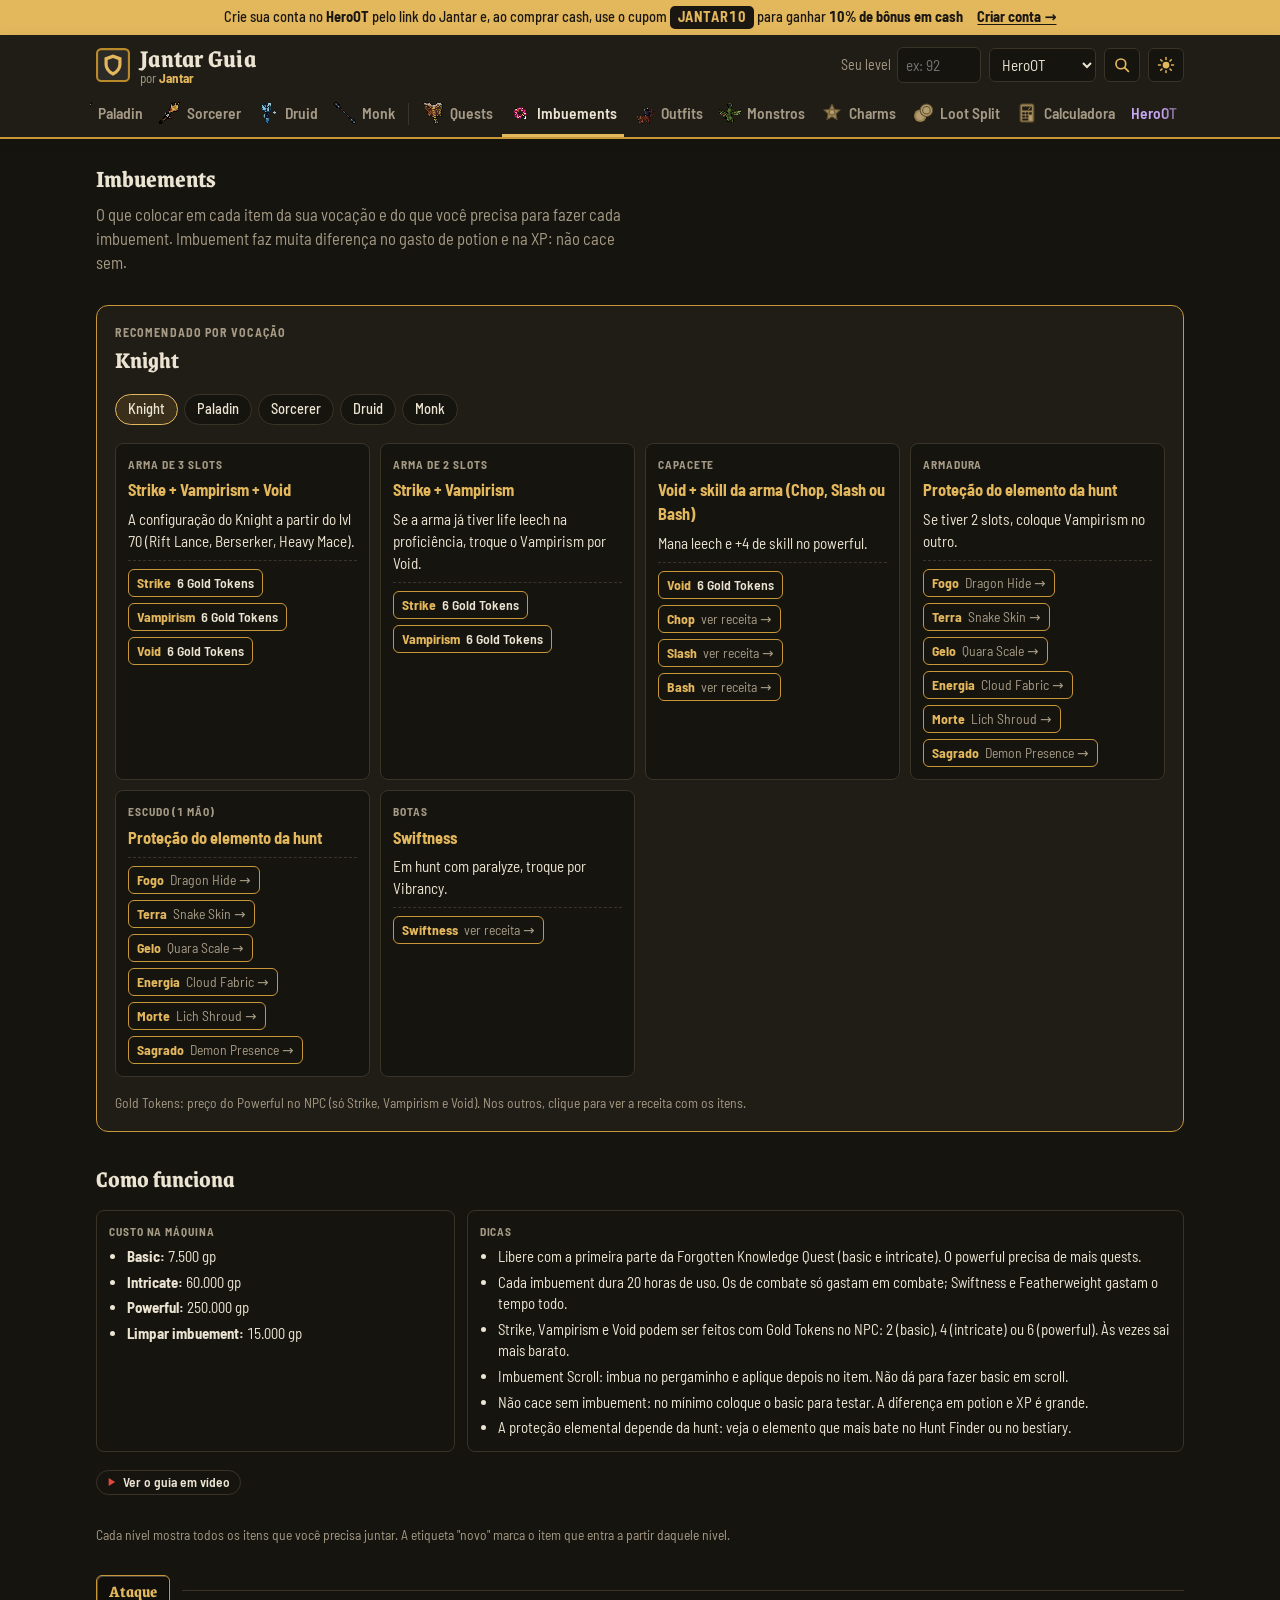
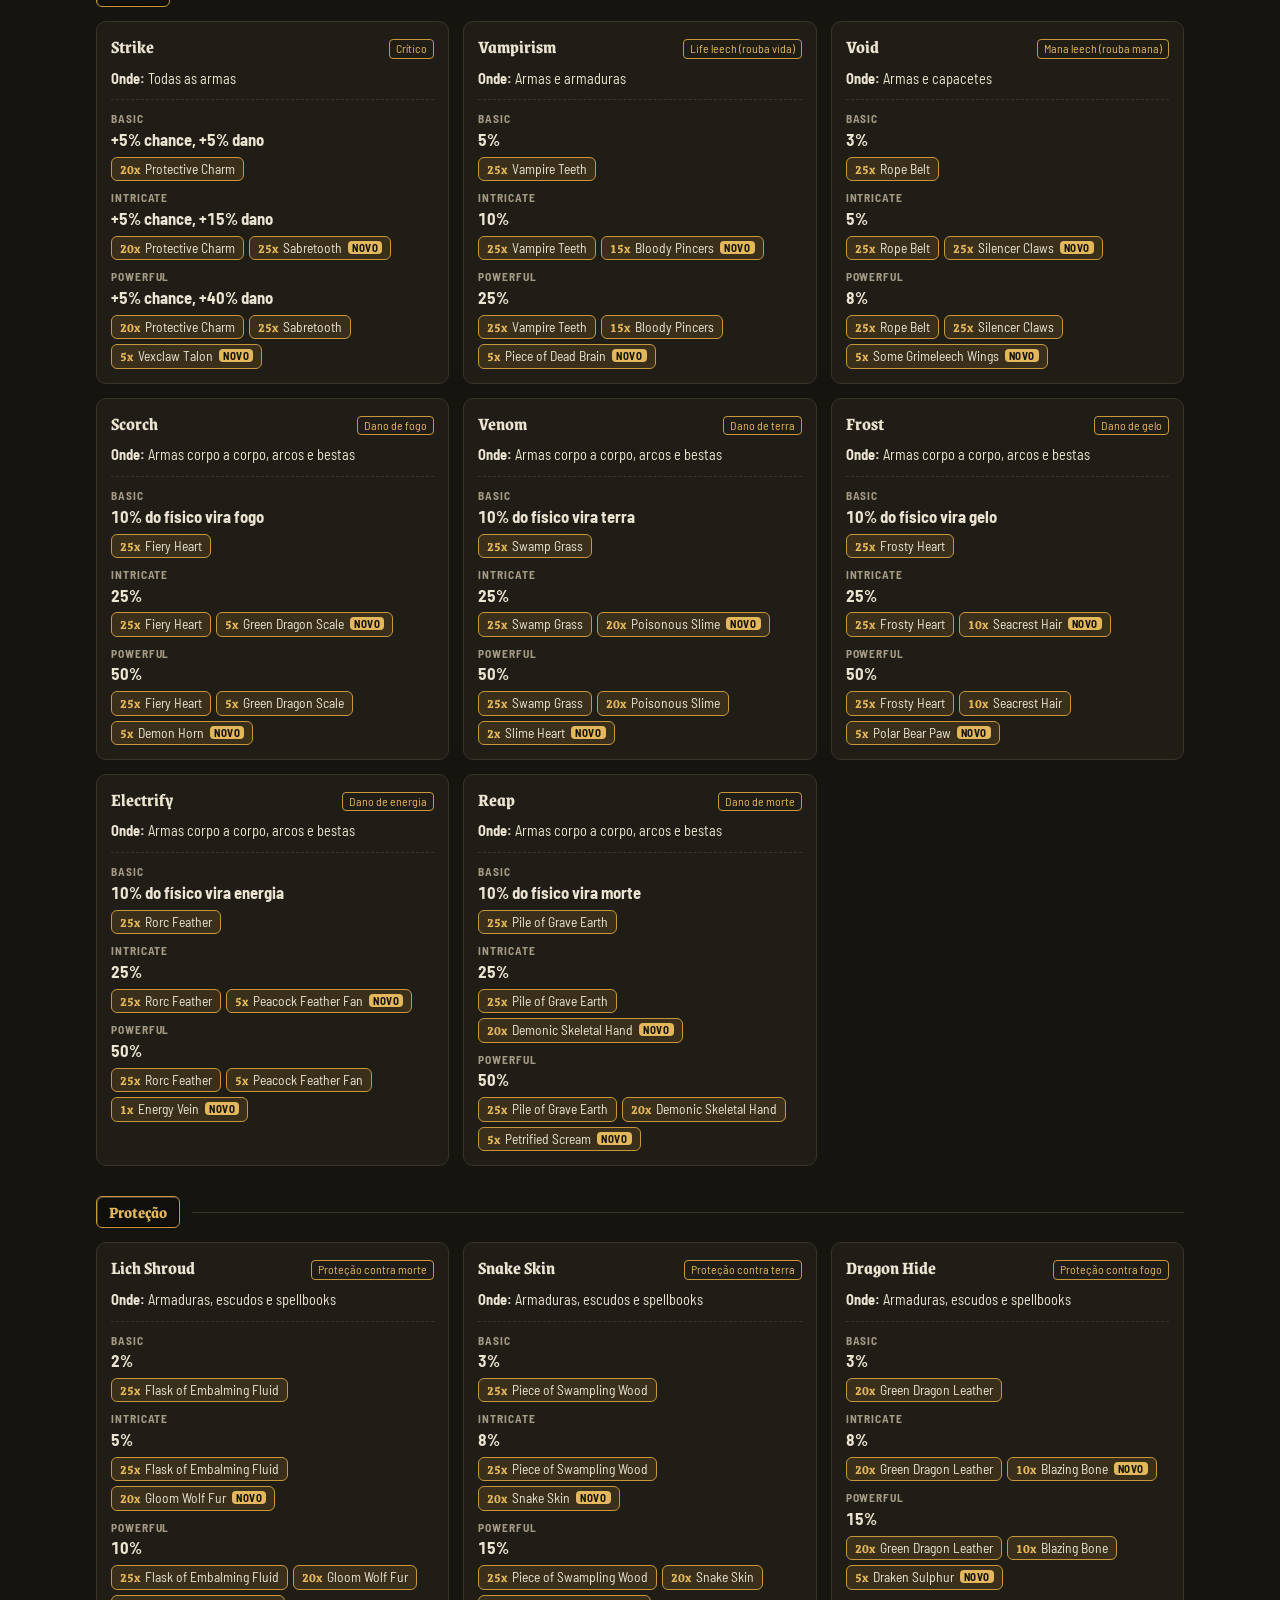
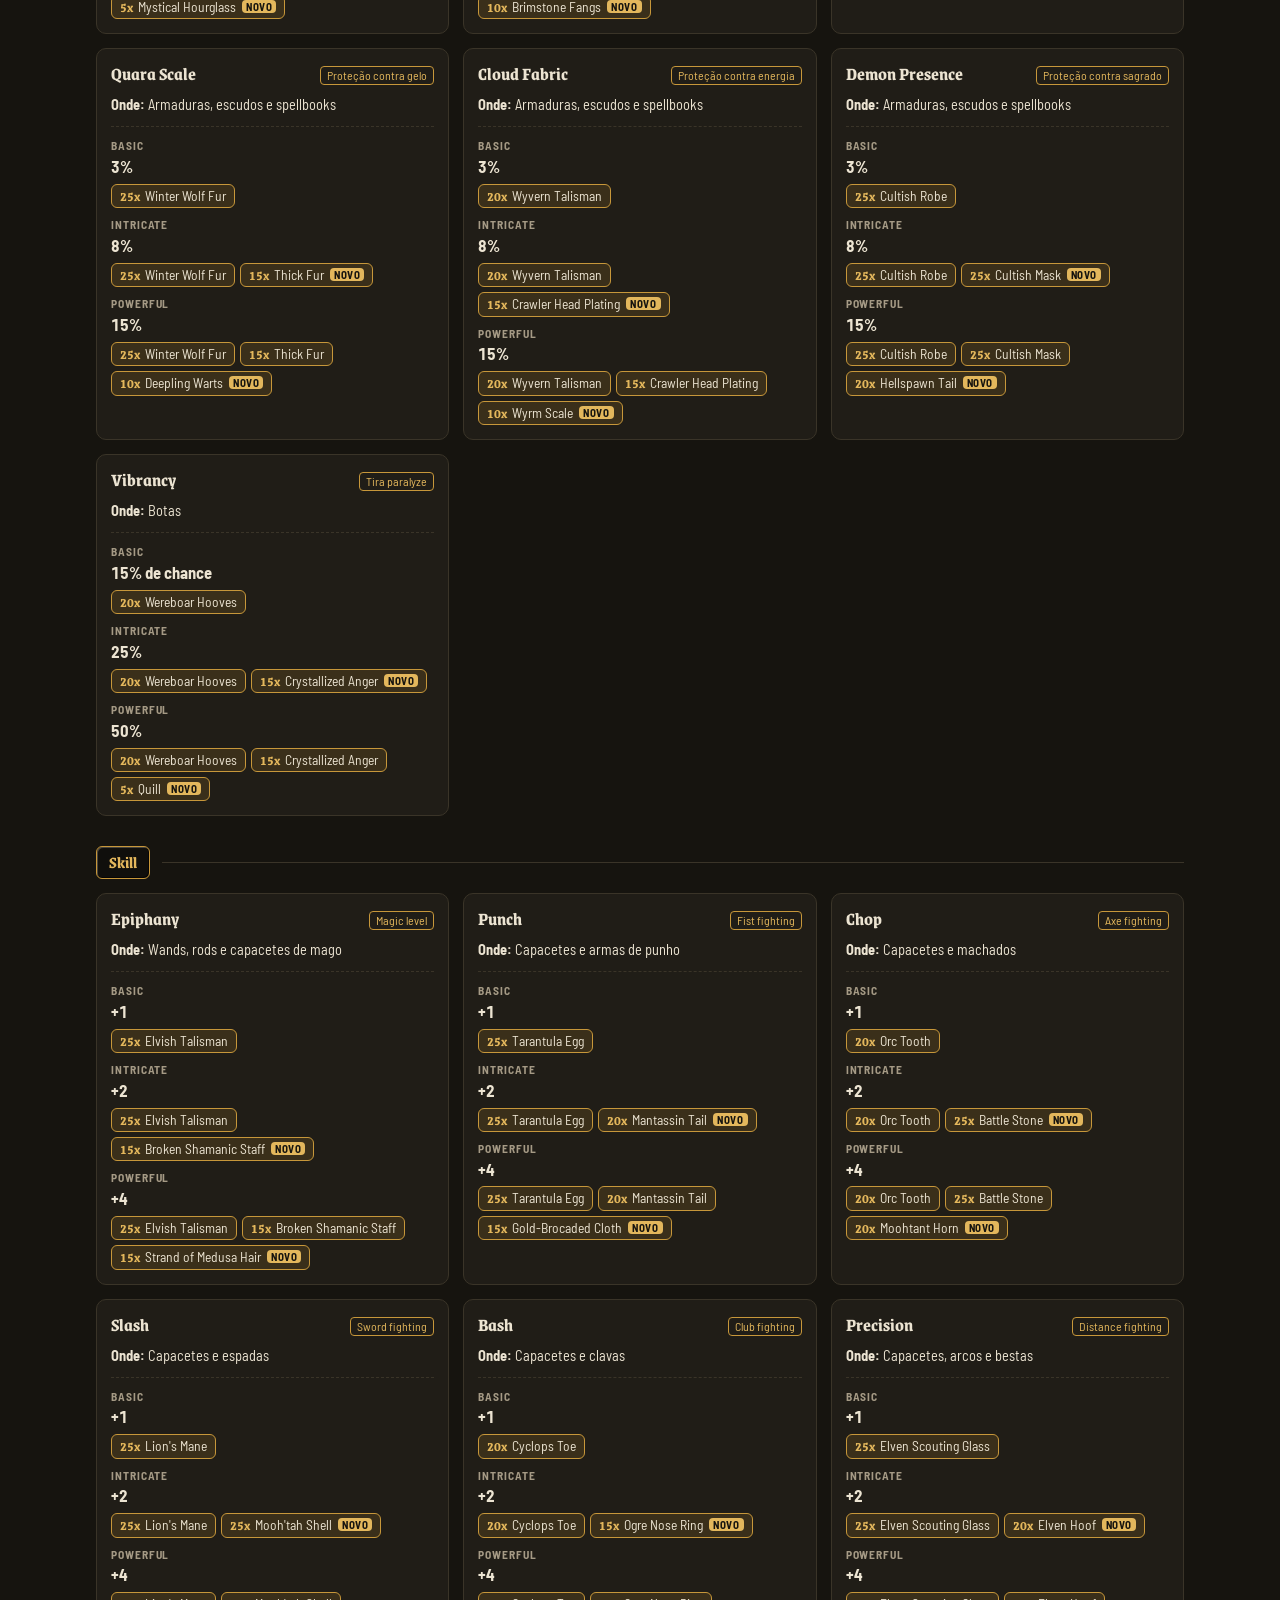
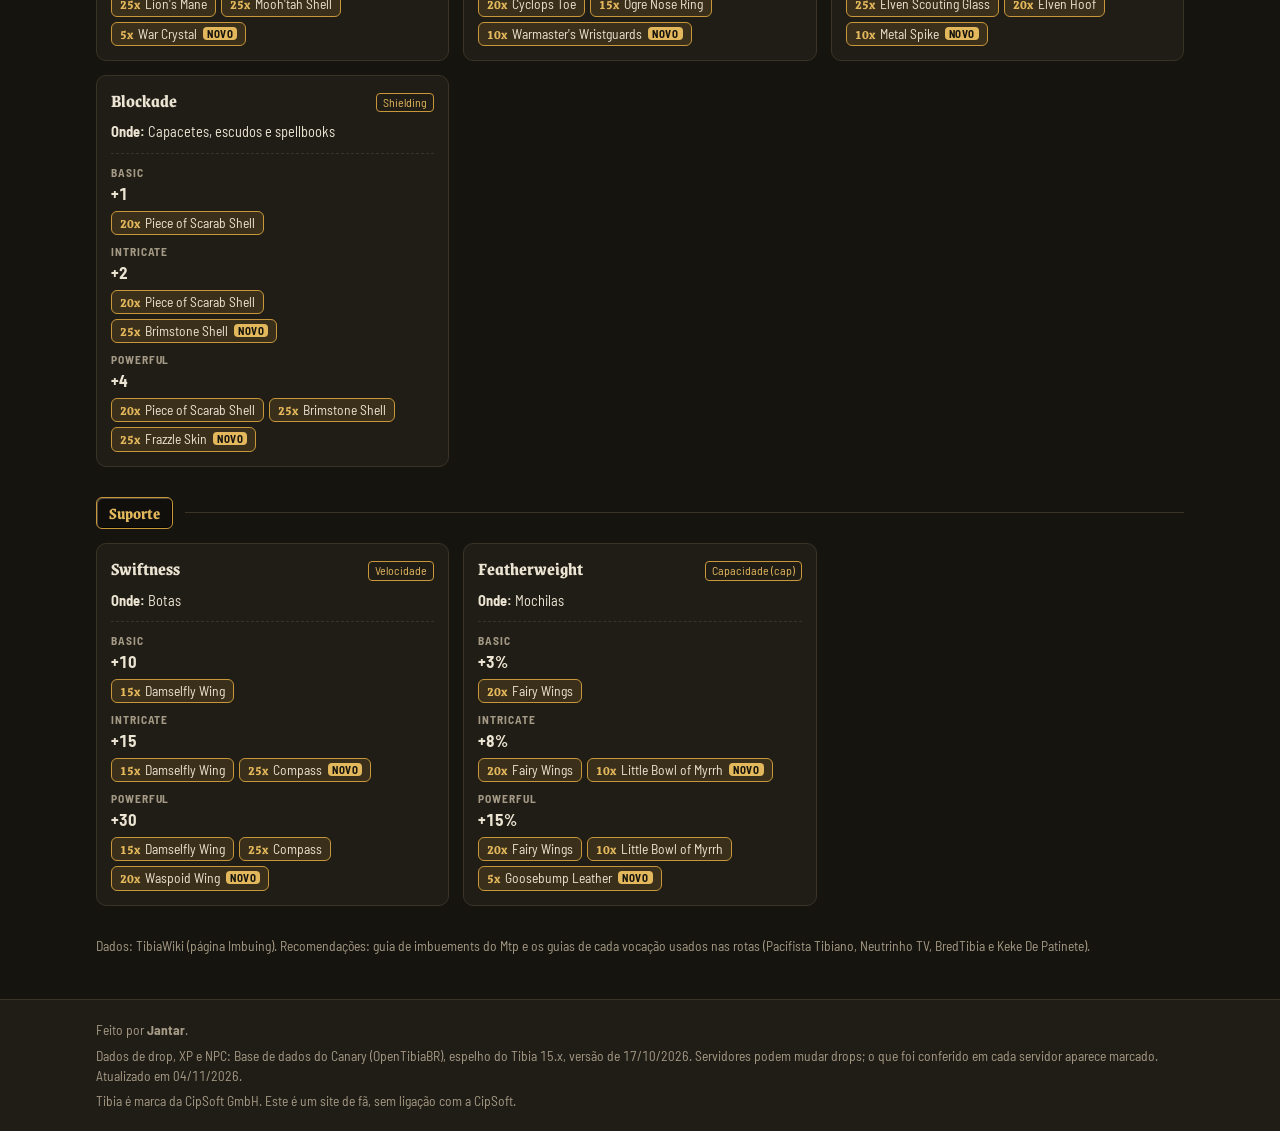
<file: imbuements/index.html>
<!doctype html>
<html lang="pt-BR">
<script>document.documentElement.classList.add("js");try{if(localStorage.getItem("tema")==="light")document.documentElement.dataset.theme="light"}catch(e){}</script>
<head>
<meta charset="utf-8">
<base href="/">
<meta name="viewport" content="width=device-width,initial-scale=1,viewport-fit=cover">
<title>Imbuements por vocação: o que imbuir em cada item | Jantar Guia</title>
<meta name="description" content="O que imbuir em cada item de Knight, Paladin, Sorcerer, Druid e Monk, com os materiais de cada imbuement.">
<link rel="canonical" href="https://jantarguia.com.br/imbuements/">
<link rel="icon" href="favicon.ico" sizes="any">
<link rel="icon" href="favicon.svg" type="image/svg+xml">
<link rel="apple-touch-icon" href="apple-touch-icon.png">
<meta name="theme-color" content="#1c1b19">
<meta property="og:type" content="website">
<meta property="og:site_name" content="Jantar Guia">
<meta property="og:locale" content="pt_BR">
<meta property="og:url" content="https://jantarguia.com.br/imbuements/">
<meta property="og:title" content="Imbuements por vocação: o que imbuir em cada item | Jantar Guia">
<meta property="og:description" content="O que imbuir em cada item de Knight, Paladin, Sorcerer, Druid e Monk, com os materiais de cada imbuement.">
<meta property="og:image" content="https://jantarguia.com.br/og-image.jpg">
<meta property="og:image:width" content="1200">
<meta property="og:image:height" content="630">
<meta property="og:image:alt" content="Jantar Guia: a rota do Tibia do level 8 ao 1000">
<meta name="twitter:card" content="summary_large_image">
<meta name="twitter:image" content="https://jantarguia.com.br/og-image.jpg">
<script type="application/ld+json">{"@context":"https://schema.org","@type":"BreadcrumbList","itemListElement":[{"@type":"ListItem","position":1,"name":"Início","item":"https://jantarguia.com.br/"},{"@type":"ListItem","position":2,"name":"Imbuements por vocação","item":"https://jantarguia.com.br/imbuements/"}]}</script>
<link rel="preload" href="/fonts/grenze.woff2" as="font" type="font/woff2" crossorigin>
<link rel="preload" href="/fonts/barlow-semi-condensed-400.woff2" as="font" type="font/woff2" crossorigin>
<style id="css">@font-face{font-family:'Grenze';font-style:normal;font-weight:500 700;font-display:swap;src:url(/fonts/grenze.woff2) format('woff2');unicode-range:U+0000-00FF, U+0131, U+0152-0153, U+02BB-02BC, U+02C6, U+02DA, U+02DC, U+0304, U+0308, U+0329, U+2000-206F, U+20AC, U+2122, U+2191, U+2193, U+2212, U+2215, U+FEFF, U+FFFD} @font-face{font-family:'Barlow Semi Condensed';font-style:normal;font-weight:400;font-display:swap;src:url(/fonts/barlow-semi-condensed-400.woff2) format('woff2');unicode-range:U+0000-00FF, U+0131, U+0152-0153, U+02BB-02BC, U+02C6, U+02DA, U+02DC, U+0304, U+0308, U+0329, U+2000-206F, U+20AC, U+2122, U+2191, U+2193, U+2212, U+2215, U+FEFF, U+FFFD} @font-face{font-family:'Barlow Semi Condensed';font-style:normal;font-weight:500;font-display:swap;src:url(/fonts/barlow-semi-condensed-500.woff2) format('woff2');unicode-range:U+0000-00FF, U+0131, U+0152-0153, U+02BB-02BC, U+02C6, U+02DA, U+02DC, U+0304, U+0308, U+0329, U+2000-206F, U+20AC, U+2122, U+2191, U+2193, U+2212, U+2215, U+FEFF, U+FFFD} @font-face{font-family:'Barlow Semi Condensed';font-style:normal;font-weight:600;font-display:swap;src:url(/fonts/barlow-semi-condensed-600.woff2) format('woff2');unicode-range:U+0000-00FF, U+0131, U+0152-0153, U+02BB-02BC, U+02C6, U+02DA, U+02DC, U+0304, U+0308, U+0329, U+2000-206F, U+20AC, U+2122, U+2191, U+2193, U+2212, U+2215, U+FEFF, U+FFFD} @font-face{font-family:'Barlow Semi Condensed';font-style:normal;font-weight:700;font-display:swap;src:url(/fonts/barlow-semi-condensed-700.woff2) format('woff2');unicode-range:U+0000-00FF, U+0131, U+0152-0153, U+02BB-02BC, U+02C6, U+02DA, U+02DC, U+0304, U+0308, U+0329, U+2000-206F, U+20AC, U+2122, U+2191, U+2193, U+2212, U+2215, U+FEFF, U+FFFD} :root{ --bg:#16140f; --panel:#201d17; --panel-2:#2a261e; --ink:#ece4d2; --muted:#a59a85; --line:#3a3428; --gold:#e3b75c; --gold-2:#c7973a; --gold-soft:#3a2f1a; --slot:#100f0c; --slot-hi:#4a463d; --slot-lo:#060504; --srv:#c7a6f2; --srv-soft:#2c2338; --here:#82cfa2; --here-soft:#1c3226; --common:#7ccb8f; --uncommon:#86b2f2; --rare:#f2b45c; --display:"Grenze",Georgia,serif; --body:"Barlow Semi Condensed","Arial Narrow",system-ui,sans-serif; --mono:"Barlow Semi Condensed","Arial Narrow",system-ui,sans-serif; color-scheme:dark; } :root[data-theme="light"]{ --bg:#f3f0e8; --panel:#fffdf8; --panel-2:#ebe5d8; --ink:#231d14; --muted:#6a6152; --line:#d9d0bd; --gold:#8f6410; --gold-2:#b98a2a; --gold-soft:#f3e6c6; --slot:#2b2a27; --slot-hi:#57544d; --slot-lo:#141311; --srv:#6b3fa0; --srv-soft:#efe7f8; --here:#2f6b4f; --here-soft:#dcecdf; --common:#3f7d4f; --uncommon:#3567a8; --rare:#b06a10; color-scheme:light; } *{box-sizing:border-box} [hidden]{display:none!important} html{-webkit-text-size-adjust:100%} body{background:var(--bg);color:var(--ink);font-family:var(--body);font-size:16.5px;line-height:1.45;margin:0;font-variant-numeric:tabular-nums} a{color:var(--gold)} .wrap{max-width:1120px;margin:0 auto;padding-left:max(16px,env(safe-area-inset-left,0px));padding-right:max(16px,env(safe-area-inset-right,0px))} .bar{position:sticky;top:0;z-index:5;background:var(--panel);border-bottom:2px solid var(--gold-2);padding-top:env(safe-area-inset-top,0px);box-shadow:0 2px 12px rgb(0 0 0 / .08)} .bar .wrap{padding-block:12px 10px;display:flex;flex-direction:column;gap:10px} .top{display:flex;align-items:center;justify-content:space-between;gap:12px;flex-wrap:wrap} .brand{display:flex;align-items:center;gap:10px;text-decoration:none;color:var(--ink)} .brand-mark{width:34px;height:34px;flex:none} .brand-txt{display:flex;flex-direction:column;line-height:1.05} .brand-name{font-family:var(--display);font-weight:700;font-size:1.6rem;letter-spacing:.01em} .by{font-size:.82rem;color:var(--muted)}.by b{color:var(--gold)} .ctrls{display:flex;gap:10px;flex-wrap:wrap;align-items:center} .theme{font:inherit;font-size:.85rem;border:1px solid var(--line);background:var(--bg);color:var(--ink);border-radius:6px;padding:6px 10px;cursor:pointer} .theme:hover{border-color:var(--gold-2)} .filter-note{display:flex;gap:10px;flex-wrap:wrap;align-items:center;font-size:.9rem;color:var(--muted);background:var(--panel);border:1px dashed var(--gold-2);border-radius:8px;padding:8px 12px} .filter-note button{font:inherit;font-size:.9rem;background:none;border:0;color:var(--gold);text-decoration:underline;cursor:pointer;padding:0} .field{display:flex;align-items:center;gap:6px;font-size:.88rem;color:var(--muted)} .field input,.field select{font:inherit;font-size:.95rem;padding:6px 8px;border:1px solid var(--line);border-radius:6px;background:var(--bg);color:var(--ink)} .field input{width:5.5em;font-family:var(--mono)} .tabs,.chips{display:flex;gap:6px;overflow-x:auto;scrollbar-width:none;padding-bottom:2px} .tabs::-webkit-scrollbar,.chips::-webkit-scrollbar{display:none} .tab,.chip{flex:none;border:1px solid var(--line);background:var(--bg);color:var(--ink);border-radius:999px;padding:6px 14px;font:inherit;font-weight:500;cursor:pointer;text-decoration:none;display:inline-flex;align-items:center;gap:6px} .tab:hover,.chip:hover{border-color:var(--gold-2)} .tab[aria-current="page"]{background:var(--ink);color:var(--bg);border-color:var(--ink)} .tab.srv{border-color:var(--srv);color:var(--srv)} .tab.srv[aria-current="page"]{background:var(--srv);color:var(--panel)} .chip{padding:4px 12px;font-size:.9rem} .chip[aria-pressed="true"]{background:var(--gold-soft);border-color:var(--gold)} :is(.tab,.chip,.theme,input,select,a,button):focus-visible{outline:2px solid var(--gold);outline-offset:2px} main .wrap{padding-block:22px 44px;display:flex;flex-direction:column;gap:30px} h1,h2{font-family:var(--display);margin:0;text-wrap:balance} .page-h{display:flex;flex-direction:column;gap:6px} .page-h h1{font-size:1.55rem} .intro{color:var(--muted);margin:0;max-width:68ch} .loading{color:var(--muted)} .legend{display:flex;gap:16px;flex-wrap:wrap;font-size:.85rem;color:var(--muted);align-items:center} .notice{background:var(--srv-soft);border:1px solid var(--srv);border-radius:10px;padding:12px 14px;display:flex;flex-direction:column;gap:4px;max-width:80ch} .notice b,.notice a{color:var(--srv)} .tier{display:flex;flex-direction:column;gap:14px} .tier-h{display:flex;align-items:center;gap:12px;flex-wrap:wrap} .lvl-badge{font-family:var(--display);font-weight:700;font-size:1.05rem;background:var(--slot);color:var(--gold);border:1px solid var(--gold-2);border-radius:6px;padding:3px 12px;box-shadow:inset 1px 1px 0 var(--slot-hi),inset -1px -1px 0 var(--slot-lo);font-variant-numeric:tabular-nums} .tier-h h2{font-size:1.15rem;color:var(--muted);font-weight:500} .rule{flex:1;height:1px;background:var(--line);min-width:20px} .here{font-size:.75rem;font-weight:700;color:var(--here);background:var(--here-soft);border-radius:999px;padding:3px 10px;letter-spacing:.05em;text-transform:uppercase} .grid{display:grid;grid-template-columns:repeat(auto-fill,minmax(300px,1fr));gap:14px} .card{background:var(--panel);border:1px solid var(--line);border-radius:10px;padding:14px;display:flex;flex-direction:column;gap:10px;min-width:0} .card:hover{border-color:var(--gold-2)} .head{display:flex;gap:12px;align-items:center;min-width:0} .head-txt{display:flex;flex-direction:column;gap:2px;min-width:0} .slot{flex:none;width:56px;height:56px;display:grid;place-items:center;background:var(--slot);border-radius:4px;box-shadow:inset 2px 2px 0 var(--slot-lo),inset -2px -2px 0 var(--slot-hi),0 0 0 1px var(--slot-lo)} .slot img{width:32px;height:32px;image-rendering:pixelated;transform:scale(1.5)} .slot.big{width:84px;height:84px} .slot.big img{width:auto;height:auto;max-width:64px;max-height:64px;transform:none} .meta{font-size:.75rem;color:var(--muted);text-transform:uppercase;letter-spacing:.07em} .name{font-family:var(--display);font-weight:700;font-size:1.15rem;color:var(--ink);text-decoration:none;line-height:1.15} a.name:hover{color:var(--gold)} .stats-line{display:flex;gap:8px;flex-wrap:wrap;align-items:center} .req{font-family:var(--mono);font-size:.75rem;color:var(--gold);border:1px solid var(--gold-2);border-radius:4px;padding:0 6px} .req.none{color:var(--muted);border-color:var(--line)} .attr{font-family:var(--mono);font-size:.75rem;color:var(--muted)} .how{display:flex;flex-direction:column;gap:8px;border-top:1px dashed var(--line);padding-top:10px} .how-t{font-size:.72rem;text-transform:uppercase;letter-spacing:.08em;color:var(--muted);font-weight:700} .src{display:grid;grid-template-columns:auto 1fr auto;gap:2px 10px;align-items:center;font-size:.92rem} .mon-ico{width:32px;height:32px;object-fit:contain;image-rendering:pixelated;grid-row:span 2} .src .m{font-weight:700;min-width:0} .src .c{font-family:var(--mono);font-size:.82rem;display:flex;align-items:center;gap:5px;justify-self:end} .src .w{grid-column:2/-1;color:var(--muted);font-size:.84rem} .boss-tag{display:inline-block;font-size:.68rem;font-weight:700;letter-spacing:.06em;text-transform:uppercase;color:#fff;background:#9b3b2f;border-radius:4px;padding:1px 6px;margin-right:2px;vertical-align:1px} .dot{width:9px;height:9px;border-radius:50%;display:inline-block;flex:none} .common{background:var(--common)}.uncommon{background:var(--uncommon)}.rare{background:var(--rare)} .line{font-size:.9rem}.line b{font-weight:700} .tip{font-size:.9rem;color:var(--muted);margin:0;padding-left:10px;border-left:2px solid var(--gold-2)} .srvnote{font-size:.9rem;background:var(--srv-soft);border-left:3px solid var(--srv);padding:6px 8px;border-radius:4px} .links{display:flex;gap:14px;font-size:.9rem;flex-wrap:wrap} .sys{display:grid;grid-template-columns:repeat(auto-fill,minmax(260px,1fr));gap:12px} .foot{border-top:1px solid var(--line);color:var(--muted);font-size:.85rem;background:var(--panel)} .foot .wrap{padding-block:20px calc(20px + env(safe-area-inset-bottom,0px));display:flex;flex-direction:column;gap:6px} @media (max-width:520px){.grid{grid-template-columns:1fr}} @media (prefers-reduced-motion:no-preference){.tier{transition:opacity .2s}.card{transition:border-color .15s}} .home-hero{display:flex;flex-wrap:wrap;align-items:flex-end;justify-content:space-between;gap:20px;padding-block:8px 6px;border-bottom:1px solid var(--line);padding-bottom:24px} .home-hero-txt{display:flex;flex-direction:column;gap:10px;min-width:0} .home-hero h1{font-family:var(--display);font-weight:700;font-size:clamp(2rem,5vw,3rem);line-height:1.02;margin:0;max-width:18ch;text-wrap:balance} .home-hero p{margin:0;color:var(--muted);max-width:56ch;font-size:1.05rem} .stats{display:flex;gap:26px;flex-wrap:wrap} .stat{display:flex;flex-direction:column} .stat b{font-family:var(--display);font-size:2rem;color:var(--gold);line-height:1} .stat span{font-size:.8rem;color:var(--muted);text-transform:uppercase;letter-spacing:.07em} .home-block{display:flex;flex-direction:column;gap:14px} .block-h{font-size:1.5rem} .paths{display:grid;grid-template-columns:repeat(auto-fit,minmax(280px,1fr));gap:14px} .path{all:unset;box-sizing:border-box;cursor:pointer;display:flex;flex-direction:column;gap:8px;padding:20px;border-radius:12px;background:var(--panel);border:1px solid var(--line);border-top:4px solid var(--gold-2);color:var(--ink);text-decoration:none;min-width:0} .path:hover{border-color:var(--gold-2)} .path:focus-visible{outline:2px solid var(--gold);outline-offset:2px} .srv-path{border-top-color:var(--srv)} .srv-path:hover{border-color:var(--srv)} .path-kicker{font-size:.75rem;text-transform:uppercase;letter-spacing:.09em;color:var(--muted);font-weight:700} .path-title{font-family:var(--display);font-weight:700;font-size:1.9rem;line-height:1} .path-txt{color:var(--muted);max-width:52ch} .path-tags{display:flex;gap:6px;flex-wrap:wrap} .pill{font-size:.82rem;border:1px solid var(--line);border-radius:999px;padding:2px 10px;color:var(--ink)} .pill.srv{border-color:var(--srv);color:var(--srv);font-weight:600} .path-go{margin-top:auto;padding-top:6px;font-weight:700;color:var(--gold)} .srv-path .path-go{color:var(--srv)} .vocs{display:grid;grid-template-columns:repeat(auto-fill,minmax(300px,1fr));gap:12px} .voc{display:flex;gap:14px;align-items:center;padding:14px;border-radius:10px;background:var(--panel);border:1px solid var(--line);text-decoration:none;color:var(--ink);min-width:0} .voc:hover{border-color:var(--gold-2)} .voc .slot.big img{width:32px;height:32px;max-width:none;max-height:none;transform:scale(2);image-rendering:pixelated} .voc-txt{display:flex;flex-direction:column;gap:4px;min-width:0} .voc-desc{font-size:.92rem;color:var(--muted)} @media (max-width:520px){.home-hero h1{font-size:2rem}.stats{gap:18px}.vocs,.paths{grid-template-columns:1fr}} .quest{gap:10px} .q-head{display:flex;justify-content:space-between;align-items:baseline;gap:10px} .q-txt{margin:0;color:var(--ink)} .q-warn{font-size:.88rem;font-weight:700;color:var(--rare);border-left:3px solid var(--rare);padding-left:8px} .q-items{display:flex;flex-wrap:wrap;gap:6px} .q-item{display:inline-flex;align-items:center;gap:4px;font-size:.88rem;background:var(--bg);border:1px solid var(--line);border-radius:6px;padding:2px 8px 2px 4px} .q-ico{width:24px;height:24px;image-rendering:pixelated} .foot-note{font-size:.85rem;color:var(--muted);margin:0} .grid:has(> .quest){align-items:start} .quest.has-outfit{border-color:var(--gold-2);box-shadow:0 0 0 1px var(--gold-2),0 6px 24px -12px var(--gold-2);background:linear-gradient(180deg,var(--gold-soft),var(--panel) 90px)} .outfit-badge{display:flex;align-items:center;gap:10px;padding:8px 10px;border-radius:8px;background:var(--slot);border:1px solid var(--gold-2);color:#e3b75c} .outfit-badge small{display:block;font-size:.7rem;text-transform:uppercase;letter-spacing:.08em;color:#a59a85} .outfit-badge b{font-family:var(--display);font-size:1.25rem;line-height:1.05} .outfit-ico{font-size:1.4rem;line-height:1} .chip-outfit[aria-pressed="true"]{background:var(--slot);color:#e3b75c;border-color:var(--gold-2)} .q-det{border-top:1px dashed var(--line);padding-top:8px} .q-det summary{cursor:pointer;font-weight:700;color:var(--gold);list-style:none;display:flex;align-items:center;gap:6px} .q-det summary::-webkit-details-marker{display:none} .q-det summary::before{content:"▸";transition:transform .15s} .q-det[open] summary::before{transform:rotate(90deg)} .q-det dl{display:grid;grid-template-columns:repeat(3,minmax(0,1fr));gap:8px 12px;margin:10px 0 0} .q-det dl>div{min-width:0} .q-det .wide{grid-column:1/-1} .q-det dt{font-size:.72rem;text-transform:uppercase;letter-spacing:.08em;color:var(--muted);font-weight:700} .q-det dd{margin:2px 0 0;font-size:.95rem} .look-switch .chip{font-size:1rem;padding:6px 16px} .look-bar{display:flex;flex-wrap:wrap;gap:10px;align-items:center;justify-content:space-between} .look-bar .chips{flex-wrap:wrap} .look-search input{width:14em;font-family:var(--body)} .look-grid{align-items:start} .look-slot img{width:64px!important;height:64px!important;max-width:none!important;max-height:none!important;transform:none!important;object-fit:contain;image-rendering:pixelated} .look .q-txt{font-size:.95rem} .badge-pic{flex:none;width:64px;height:64px;display:grid;place-items:center;border-radius:6px;background:#0b0a08;box-shadow:inset 1px 1px 0 #000,inset -1px -1px 0 #3a362e} .badge-pic img{width:64px;height:64px;object-fit:contain;image-rendering:pixelated} .mount-badge em{display:block;font-style:normal;font-size:.82rem;color:#c9bfa9;margin-top:2px;line-height:1.3} .mode-switch{margin-top:-14px} .muted{color:var(--muted);margin:0;font-size:.92rem} .resumo{background:var(--panel);border:1px solid var(--gold-2);border-radius:12px;padding:18px;display:flex;flex-direction:column;gap:16px} .resumo-h{display:flex;flex-direction:column;gap:2px} .resumo-h h2{font-size:1.5rem} .resumo-grid{display:grid;grid-template-columns:repeat(auto-fit,minmax(230px,1fr));gap:12px} .rbox{background:var(--bg);border:1px solid var(--line);border-radius:8px;padding:12px;display:flex;flex-direction:column;gap:6px} .rbox p,.rbox ul{margin:0;font-size:.95rem} .rbox ul{padding-left:18px;display:flex;flex-direction:column;gap:3px} .linha-wrap{display:flex;flex-direction:column;gap:8px} .linha{list-style:none;margin:0;padding:0;display:grid;grid-template-columns:repeat(auto-fill,minmax(150px,1fr));gap:8px;counter-reset:l} .linha a{display:flex;flex-direction:column;gap:2px;height:100%;text-decoration:none;color:var(--ink);background:var(--bg);border:1px solid var(--line);border-left:3px solid var(--gold-2);border-radius:6px;padding:8px 10px;font-size:.88rem;line-height:1.25} .linha a:hover{border-color:var(--gold)} .linha b{font-family:var(--display);color:var(--gold);font-size:1.1rem} .linha b::before{content:"lvl ";font-family:var(--body);font-size:.75rem;color:var(--muted);font-weight:500} .steps{display:flex;flex-direction:column;gap:34px} .step{display:flex;flex-direction:column;gap:12px;scroll-margin-top:190px} .step-h{display:flex;align-items:center;gap:10px;flex-wrap:wrap} .step-n{width:30px;height:30px;border-radius:50%;display:grid;place-items:center;font-family:var(--display);font-weight:700;background:var(--gold);color:var(--bg);flex:none} .step-obj{margin:0;font-size:1.08rem;font-weight:600;max-width:75ch} .step.is-here .step-n{background:var(--here)} .step-grid{display:grid;grid-template-columns:repeat(auto-fit,minmax(320px,1fr));gap:12px} .sbox{background:var(--panel);border:1px solid var(--line);border-radius:10px;padding:12px 14px;display:flex;flex-direction:column;gap:8px;min-width:0} .how-t.t2{margin-top:6px} .hrow,.irow summary{display:flex;gap:10px;align-items:flex-start} .hrow + .hrow,.irow + .irow{border-top:1px dashed var(--line);padding-top:8px} .hrow-txt,.irow-txt{display:flex;flex-direction:column;gap:1px;min-width:0;flex:1} .hrow-txt b,.irow-txt b{font-size:1.02rem} .hrow-onde{font-size:.92rem} .hrow-nota,.irow-w{font-size:.86rem;color:var(--muted)} .hrow .slot,.irow .slot{width:44px;height:44px} .hrow .slot img,.irow .slot img{transform:none;max-width:40px;max-height:40px;width:auto;height:auto} .irow summary{cursor:pointer;list-style:none} .irow summary::-webkit-details-marker{display:none} .irow-more{flex:none;width:24px;height:24px;border:1px solid var(--line);border-radius:6px;display:grid;place-items:center;color:var(--muted);font-weight:700;align-self:center} .irow[open] .irow-more{transform:rotate(45deg);color:var(--gold);border-color:var(--gold-2)} .irow-body{margin-top:8px} .irow-body .card{background:var(--bg)} .srow{display:grid;grid-template-columns:2.2em 1fr auto;gap:0 10px;align-items:baseline;padding:5px 0;font-size:.93rem} .srow + .srow{border-top:1px dashed var(--line)} .srow .s-lv{font-family:var(--display);color:var(--muted);text-align:right} .srow .s-n{display:flex;flex-wrap:wrap;gap:0 8px;align-items:baseline;min-width:0} .srow code{font-family:var(--mono);font-size:.85rem;color:var(--muted);font-style:italic} .srow .s-p{font-size:.85rem;white-space:nowrap} .srow .s-npc{grid-column:2/-1;font-size:.8rem;color:var(--muted)} .srow.ess .s-lv{color:var(--gold)} .srow.ess .s-n b{color:var(--gold)} .more summary{cursor:pointer;color:var(--gold);font-size:.9rem;padding:6px 0} .q-links{display:flex;flex-wrap:wrap;gap:6px} .q-links .pill{text-decoration:none} .q-links .pill small{color:var(--muted)} .pill-gold{border-color:var(--gold-2);color:var(--gold)} .step-treino{margin:0;font-size:.95rem} @media (max-width:520px){.step-grid{grid-template-columns:1fr}.resumo{padding:14px}.step{scroll-margin-top:230px}} .step-obj .obj-w{display:block;font-weight:500} .step-obj .obj-w + .obj-w{margin-top:3px} .step-obj .obj-w b{color:var(--gold)} .linha-w{font-family:var(--display);font-weight:700;color:var(--gold);margin-top:4px} .hrow-yt{display:inline-flex;align-items:center;gap:5px;align-self:flex-start;margin-top:4px;font-size:.84rem;font-weight:600;text-decoration:none;color:var(--ink);border:1px solid var(--line);border-radius:999px;padding:2px 10px 2px 7px} .hrow-yt svg{width:14px;height:14px;color:#e5483b} .hrow-yt:hover{border-color:var(--gold-2);color:var(--gold)} .yt-mini{color:var(--gold);font-weight:600;text-decoration:none;white-space:nowrap} .yt-mini::before{content:"▶ ";color:#e5483b;font-size:.8em} .yt-mini:hover{text-decoration:underline} .quest .hrow-yt{margin-top:0} .slot.place svg{width:22px;height:22px;color:var(--gold)} .imbu-rec{display:grid;grid-template-columns:repeat(auto-fill,minmax(240px,1fr));gap:10px} .imbu-what{color:var(--gold);font-size:1.02rem} .imbu-info{display:grid;grid-template-columns:minmax(220px,1fr) 2fr;gap:12px} .imbu-info ul{margin:0;padding-left:18px;display:flex;flex-direction:column;gap:4px;font-size:.93rem} .imbu-lv{display:flex;flex-direction:column;gap:8px;border-top:1px dashed var(--line);padding-top:10px} .imbu-lv > div{display:flex;flex-direction:column;gap:1px} .imbu-items{font-size:.84rem;color:var(--muted)} @media (max-width:640px){.imbu-info{grid-template-columns:1fr}} .bar .wrap{padding-block:10px 0;gap:8px} .sr{position:absolute;width:1px;height:1px;overflow:hidden;clip:rect(0 0 0 0)} .ctrls{gap:8px;flex-wrap:nowrap} .field.lvl span{white-space:nowrap} .field select{max-width:9.5em} .theme{width:36px;height:34px;padding:0;display:grid;place-items:center;flex:none} .theme svg{width:18px;height:18px;color:var(--gold)} .tabs{gap:2px;align-items:stretch;margin-inline:-6px;padding-inline:6px;padding-bottom:0} .tabs.over{-webkit-mask-image:linear-gradient(90deg,#000 calc(100% - 28px),transparent);mask-image:linear-gradient(90deg,#000 calc(100% - 28px),transparent)} .tab-group{display:flex;gap:2px;flex:none} .tab{border:0;border-radius:0;background:none;color:var(--muted);padding:8px 7px 10px;border-bottom:3px solid transparent;font-weight:600;gap:6px;font-size:.97rem;transition:color .15s,border-color .15s} .tab:hover{color:var(--ink);border-bottom-color:var(--line)} .tab[aria-current="page"]{background:none;color:var(--ink);border-bottom-color:var(--gold)} .tab-ico{width:22px;height:22px;object-fit:contain;image-rendering:pixelated;flex:none} .tab:not([aria-current="page"]) .tab-ico{filter:saturate(.6) brightness(.85)} .tab-svg{width:18px;height:18px;flex:none} .tab-sep{flex:none;width:1px;background:var(--line);margin:9px 4px 12px} .tab.srv{color:var(--srv);border-bottom-color:transparent} .tab.srv[aria-current="page"]{background:none;color:var(--srv);border-bottom-color:var(--srv)} .bar .chips{padding-block:2px 10px} .bar .chips[hidden]+*{display:none} @media (max-width:640px){ .top{flex-wrap:wrap;row-gap:8px} .ctrls{width:100%} .field.lvl{flex:1} .field.lvl input{width:100%;min-width:4em} .field select{max-width:none} .tab{padding:8px 8px 10px} } .imbu-items{display:flex;flex-wrap:wrap;gap:5px;margin-top:4px} .imbu-it{font-size:.85rem;color:var(--ink);background:var(--gold-soft);border:1px solid var(--gold-2);border-radius:6px;padding:2px 8px;line-height:1.35} .imbu-it b{color:var(--gold);font-family:var(--display);margin-right:2px} .imbu-it.novo::after{content:"novo";margin-left:6px;font-size:.68rem;font-weight:700;text-transform:uppercase;letter-spacing:.05em;color:var(--bg);background:var(--gold);border-radius:4px;padding:0 4px;vertical-align:1px} .imbu-lv > div:first-child .imbu-it.novo::after{display:none} .rec-cost{display:flex;flex-direction:column;gap:8px;border-top:1px dashed var(--line);padding-top:8px;margin-top:2px} .rec-line{display:flex;flex-direction:column;gap:2px} .rec-line > a{font-size:.82rem;font-weight:700;color:var(--gold);text-decoration:none;text-transform:uppercase;letter-spacing:.05em} .rec-line > a:hover{text-decoration:underline} .rec-note{font-size:.84rem;color:var(--muted)} .imbu-it.gt{background:var(--slot);border-style:dashed;color:var(--muted)} .card.imbu,.tier{scroll-margin-top:130px} .rec-cost{flex-direction:row;flex-wrap:wrap;gap:6px} .rec-chip{display:inline-flex;align-items:center;gap:6px;text-decoration:none;color:var(--ink);background:var(--bg);border:1px solid var(--gold-2);border-radius:6px;padding:3px 8px;font-size:.86rem} .rec-chip:hover{background:var(--gold-soft)} .rec-chip b{color:var(--gold)} .gt-n{font-weight:600} .rec-see{color:var(--muted)} .topcupom{background:var(--gold);color:#1a1712;font-size:.9rem;font-weight:500} .topcupom .wrap{display:flex;align-items:center;justify-content:center;gap:6px 14px;flex-wrap:wrap;padding-block:6px} .topcupom a{color:#1a1712;font-weight:700;text-decoration:underline;text-underline-offset:2px} .tb-code{font:inherit;font-weight:800;letter-spacing:.06em;background:#1a1712;color:var(--gold);border:0;border-radius:5px;padding:1px 8px;cursor:pointer} .tb-code.copied{background:#2e6b3a;color:#fff} .promo{display:flex;align-items:center;justify-content:space-between;gap:16px 24px;flex-wrap:wrap;background:linear-gradient(120deg,var(--panel),var(--gold-soft));border:2px solid var(--gold);border-radius:12px;padding:18px 20px} .promo h2{margin:2px 0 4px;font-size:1.35rem} .promo p{margin:0;color:var(--muted)} .promo.big h2{font-size:1.6rem} .promo-act{display:flex;gap:10px;flex-wrap:wrap;align-items:stretch} .promo-code{display:flex;flex-direction:column;align-items:center;justify-content:center;gap:0;font:inherit;cursor:pointer;background:var(--bg);color:var(--ink);border:2px dashed var(--gold);border-radius:10px;padding:6px 18px;min-width:150px} .promo-code span{font-size:.75rem;text-transform:uppercase;letter-spacing:.08em;color:var(--muted)} .promo-code b{font-family:var(--display);font-size:1.7rem;color:var(--gold);letter-spacing:.06em;line-height:1.1} .promo-code .copy-lbl{color:var(--gold)} .promo-code.copied{border-style:solid;border-color:#3f9c55} .promo-code.copied .copy-lbl{color:#3f9c55} .promo-btn{display:flex;align-items:center;justify-content:center;background:var(--gold);color:#1a1712;font-weight:700;font-size:1.05rem;text-decoration:none;border-radius:10px;padding:10px 20px} .promo-btn:hover{filter:brightness(1.08)} @media (max-width:640px){.promo-act,.promo-code,.promo-btn{width:100%}.promo.big h2{font-size:1.3rem}} .promo-bonus{color:var(--gold)} .promo-steps{margin:4px 0 0;padding-left:20px;color:var(--ink);display:flex;flex-direction:column;gap:3px} .promo-btn.discord{background:#5865f2;color:#fff;gap:8px} .promo-btn.discord svg{width:20px;height:20px} .set-bar{display:flex;flex-direction:column;gap:8px;margin:0 0 12px} .set-row{display:grid;grid-template-columns:repeat(auto-fill,minmax(96px,1fr));gap:8px} .set-slot{display:flex;flex-direction:column;align-items:center;gap:5px;text-align:center;background:var(--panel);border:1px solid var(--line);border-radius:8px;padding:8px 6px;min-width:0} .set-slot b{font-size:.82rem;font-weight:600;line-height:1.15;overflow-wrap:anywhere} .set-slot.novo{border-color:var(--gold-2);background:var(--gold-soft)} .set-slot.vazio{opacity:.55} .set-slot.vazio b{font-weight:500;color:var(--muted)} .loading { display: none; } .prerender { padding: 24px 0; line-height: 1.5; } .prerender h1, .prerender h2, .prerender h3 { margin: 1em 0 .4em; } .prerender ul { padding-left: 20px; } .loot-box{margin-top:16px} #lootxt{width:100%;box-sizing:border-box;resize:vertical;background:var(--panel-2);color:var(--ink);border:1px solid var(--line);border-radius:8px;padding:10px;font:inherit} .loot-acts{display:flex;gap:8px;flex-wrap:wrap} .loot-btn{background:var(--gold-soft);color:var(--gold);border:1px solid var(--gold-2);border-radius:8px;padding:8px 12px;min-height:38px;font:inherit;font-weight:600;cursor:pointer} .loot-btn.copied{background:var(--here-soft);color:var(--here);border-color:var(--here)} .loot-scroll{overflow-x:auto} .loot-t{width:100%;border-collapse:collapse;min-width:560px} .loot-t th{text-align:right;color:var(--muted);font-weight:600;padding:6px 8px;border-bottom:1px solid var(--line)} .loot-t td{text-align:right;padding:6px 8px;border-bottom:1px solid var(--line)} .loot-t th:first-child,.loot-t td:first-child{text-align:left} .loot-t small{color:var(--gold)} .loot-t tr.off td{opacity:.45} .loot-t input[type=number]{width:100px;box-sizing:border-box;background:var(--panel-2);color:var(--ink);border:1px solid var(--line);border-radius:6px;padding:6px;font:inherit;text-align:right} .loot-t input[type=checkbox]{width:20px;height:20px;accent-color:var(--gold)} .loot-sum{display:grid;grid-template-columns:repeat(auto-fit,minmax(180px,1fr));gap:12px} .loot-sum b{display:block;font-size:1.5rem;color:var(--here)} .loot-sum b.neg{color:var(--rare)} .loot-tr{display:flex;justify-content:space-between;align-items:center;gap:10px;flex-wrap:wrap;padding:8px 0;border-top:1px solid var(--line)} .hmode{display:inline-block;margin-left:6px;padding:0 6px;border-radius:999px;font-size:.72rem;font-weight:700;text-transform:none;letter-spacing:0;border:1px solid currentColor;vertical-align:1px} .hmode-solo{color:#4aa865} .hmode-pt{color:#d0843a} .hmode-ambos{color:var(--gold-2)} .hrow-xp{display:flex;flex-wrap:wrap;gap:2px 12px;font-size:.86rem;margin:2px 0} .hrow-xp .pos b{color:#4aa865} .hrow-xp .neg b{color:#d0564c} .hunt-src{font-size:.78rem;color:var(--muted);margin:10px 0 0;line-height:1.4} .calc-box{display:flex;flex-direction:column;gap:10px;margin-bottom:14px} .calc-box .t2{margin-top:6px} .calc-grid{display:grid;grid-template-columns:repeat(auto-fit,minmax(160px,1fr));gap:10px 12px;align-items:end} .calc-grid label{display:flex;flex-direction:column;gap:4px;min-width:0} .calc-grid label.wide{grid-column:1/-1} .calc-grid input:not([type=checkbox]),.calc-grid select{font:inherit;font-size:1rem;padding:9px 10px;min-height:42px;border:1px solid var(--line);border-radius:8px;background:var(--bg);color:var(--ink);width:100%;min-width:0;box-sizing:border-box} .calc-grid label.chk{flex-direction:row;align-items:center;gap:8px;min-height:42px;cursor:pointer} .calc-grid label.chk input{width:20px;height:20px;accent-color:var(--gold-2);flex:none} .seg{display:flex;flex-wrap:wrap;gap:8px} .seg-b{font:inherit;font-weight:600;border:1px solid var(--line);background:var(--bg);color:var(--ink);border-radius:999px;padding:8px 14px;min-height:40px;cursor:pointer} .seg-b[aria-pressed=true]{background:var(--gold-soft);color:var(--gold);border-color:var(--gold-2)} .calc-sum b{font-variant-numeric:tabular-nums} .calc-seg{display:flex;flex-wrap:wrap;align-items:center;gap:6px 12px;padding:8px 0;border-top:1px dashed var(--line)} .calc-seg .lvl-badge{font-size:.9rem;padding:2px 8px} .calc-seg-n{display:flex;flex-direction:column;flex:1 1 180px;min-width:0} .calc-seg-n small{color:var(--muted);font-size:.85rem} .calc-seg-v{font-size:.92rem;color:var(--muted);white-space:nowrap} .calc-seg-v b{color:var(--ink)} .calc-warn{flex-basis:100%;font-size:.82rem;color:var(--srv);background:var(--srv-soft);border-radius:6px;padding:6px 8px} .calc-rate{font-size:.88rem;margin:4px 0 0;line-height:1.5} .srv-info{display:grid;grid-template-columns:repeat(auto-fit,minmax(150px,1fr));gap:10px;margin:14px 0} .srv-info .stat{background:var(--panel);border:1px solid var(--line);border-radius:10px;padding:10px 12px;display:flex;flex-direction:column;gap:2px} .srv-info .stat span{font-size:.8rem;color:var(--muted)} .srv-info .stat b{font-size:1rem} .srv-rates{display:grid;grid-template-columns:repeat(auto-fit,minmax(200px,1fr));gap:12px;align-items:start} .st-t{width:100%;border-collapse:collapse;font-size:.92rem;font-variant-numeric:tabular-nums} .st-t th{text-align:left;font-size:.75rem;color:var(--muted);font-weight:600;padding:2px 0} .st-t td{padding:4px 0;border-top:1px dashed var(--line)} .st-t td:last-child,.st-t th:last-child{text-align:right} .st-t b{color:var(--gold)} .srv-news ul,.srv-rules{margin:0;padding-left:18px;display:flex;flex-direction:column;gap:4px} .ch-list{margin:0;padding-left:18px;display:flex;flex-direction:column;gap:6px} .ch-vocs{display:grid;grid-template-columns:repeat(auto-fit,minmax(240px,1fr));gap:12px} .ch-t td{vertical-align:top} .ch-t td.nw{white-space:nowrap} .theme svg{width:18px;height:18px;display:block} .busca{position:relative;padding-bottom:10px} .busca input{width:100%;box-sizing:border-box;font:inherit;font-size:1rem;padding:10px 12px;min-height:44px;border:1px solid var(--gold-2);border-radius:8px;background:var(--bg);color:var(--ink)} .busca-res{display:flex;flex-direction:column;max-height:min(60vh,460px);overflow:auto;margin-top:6px;border-radius:8px} .busca-it{all:unset;box-sizing:border-box;display:flex;align-items:center;gap:10px;padding:6px 8px;border-radius:8px;cursor:pointer;min-height:44px} .busca-it:hover,.busca-it.on,.busca-it:focus-visible{background:var(--gold-soft)} .busca-it .slot{width:36px;height:36px;flex:none} .busca-it .slot img{max-width:32px;max-height:32px;transform:none;width:auto;height:auto} .busca-txt{display:flex;flex-direction:column;min-width:0} .busca-txt b{white-space:nowrap;overflow:hidden;text-overflow:ellipsis} .busca-txt small{color:var(--muted);font-size:.8rem;white-space:nowrap;overflow:hidden;text-overflow:ellipsis} .busca-dica{color:var(--muted);font-size:.88rem;margin:6px 2px} details.irow.busca-alvo,.hrow.busca-alvo,.step.busca-alvo{outline:2px solid var(--gold-2);outline-offset:2px;border-radius:8px} main{min-height:100vh} .calc-hunt{color:inherit;text-decoration:none;display:inline-flex;align-items:baseline;gap:2px;min-height:24px} .calc-hunt b{text-decoration:underline;text-decoration-color:var(--gold-2);text-underline-offset:3px} .calc-hunt span{color:var(--gold)} .calc-hunt:hover b{color:var(--gold)} .fraq-pic{all:unset;cursor:pointer;border-radius:8px;flex:none} .fraq-pic:focus-visible{outline:2px solid var(--gold-2);outline-offset:2px} .fraq-btn{align-self:flex-start;font:inherit;font-size:.82rem;font-weight:600;color:var(--gold);background:none;border:1px solid var(--gold-2);border-radius:999px;padding:4px 10px;min-height:30px;margin:4px 0 2px;cursor:pointer} .fraq-btn[aria-expanded=true] span{display:inline-block;transform:rotate(180deg)} .fraq{border:1px solid var(--line);border-radius:8px;padding:8px 10px;margin:4px 0;background:var(--bg)} .fraq-sum{display:flex;flex-wrap:wrap;gap:2px 14px;margin:0 0 6px;font-size:.88rem} .fraq-els{display:grid;grid-template-columns:repeat(auto-fill,minmax(88px,1fr));gap:6px} .fraq-el{display:flex;justify-content:space-between;gap:6px;padding:4px 8px;border-radius:6px;font-size:.85rem;border:1px solid var(--line)} .fraq-el.forte{border-color:#4aa865;background:rgb(74 168 101 / .14)} .fraq-el.resiste{border-color:#d0843a;background:rgb(208 132 58 / .12)} .fraq-el.imune{border-color:#d0564c;background:rgb(208 86 76 / .14)} b.forte,.fraq-el.forte b{color:#4aa865} .fraq-el.resiste b{color:#d0843a} b.imune,.fraq-el.imune b{color:#d0564c} .fraq-nota{margin:6px 0 0;font-size:.76rem;color:var(--muted)} .fraq-tab-wrap{overflow-x:auto;-webkit-overflow-scrolling:touch} .fraq-tab{border-collapse:collapse;width:100%;font-size:.8rem;font-variant-numeric:tabular-nums} .fraq-tab th{font-weight:600;color:var(--muted);font-size:.72rem;padding:2px 3px;text-align:center} .fraq-tab th:first-child,.fraq-tab td:first-child{text-align:left;padding-right:6px;white-space:nowrap;max-width:9.5em;overflow:hidden;text-overflow:ellipsis} .fraq-tab td{padding:3px;text-align:center;border-top:1px solid var(--line)} .fraq-tab td.forte{color:#4aa865;font-weight:700;background:rgb(74 168 101 / .12)} .fraq-tab td.resiste{color:#d0843a} .fraq-tab td.imune{color:#d0564c;font-weight:700;background:rgb(208 86 76 / .12)} .hrow .fraq{margin-left:-56px} @media (max-width:480px){.fraq-tab{font-size:.74rem}.fraq-tab td,.fraq-tab th{padding:2px 1px}.fraq-tab th:first-child,.fraq-tab td:first-child{max-width:6.2em}} .loot-hacts{display:flex;gap:6px;flex:none} .loot-guia{display:flex;flex-direction:column;gap:10px;margin-top:8px} .loot-guia h2{font-size:1.25rem} .loot-passos{margin:0;padding-left:22px;display:flex;flex-direction:column;gap:6px;line-height:1.5} .loot-faq{border:1px solid var(--line);border-radius:8px;padding:10px 12px;background:var(--panel)} .loot-faq summary{cursor:pointer;font-weight:600;min-height:24px} .loot-faq p{margin:8px 0 0;line-height:1.5;color:var(--ink)}</style>
</head>
<body>
<div class="topcupom" id="topcupom"><div class="wrap"><span>Crie sua conta no <b>HeroOT</b> pelo link do Jantar e, ao comprar cash, use o cupom <button class="tb-code" type="button" data-copy="JANTAR10">JANTAR10</button> para ganhar <b>10% de bônus em cash</b></span><a href="https://hero-ot.com/r/JANTAR10" target="_blank" rel="sponsored noopener">Criar conta →</a></div></div>
<header class="bar"><div class="wrap">
  <div class="top">
    <a class="brand" href="./" aria-label="Jantar Guia, página inicial">
      <svg class="brand-mark" viewBox="0 0 32 32" aria-hidden="true"><rect x="1" y="1" width="30" height="30" rx="4" fill="#2b2a27"/><rect x="1" y="1" width="30" height="30" rx="4" fill="none" stroke="#b98a2a" stroke-width="2"/><path d="M16 6 24 9v6c0 5-3.5 9-8 11-4.5-2-8-6-8-11V9z" fill="#e3b75c"/><path d="M16 9.5 21 11.4v3.8c0 3.2-2.1 5.9-5 7.3-2.9-1.4-5-4.1-5-7.3v-3.8z" fill="#2b2a27"/></svg>
      <span class="brand-txt"><span class="brand-name">Jantar Guia</span><span class="by">por <b id="criador">Jantar</b></span></span>
    </a>
    <div class="ctrls">
      <label class="field lvl" for="mylvl"><span>Seu level</span>
        <input id="mylvl" type="number" inputmode="numeric" min="1" max="3000" placeholder="ex: 92">
      </label>
      <label class="field" for="srv"><span class="sr">Servidor</span>
        <select id="srv" aria-label="Servidor"><option value="">Tibia (base)</option></select>
      </label>
      <button class="theme" id="busca" type="button" aria-label="Buscar no site" title="Buscar item, monstro ou quest" aria-expanded="false" aria-controls="buscabox"><svg viewBox="0 0 24 24" aria-hidden="true"><circle cx="10.5" cy="10.5" r="6.5" fill="none" stroke="currentColor" stroke-width="2.2"/><path d="m15.5 15.5 5 5" stroke="currentColor" stroke-width="2.4" stroke-linecap="round"/></svg></button>
      <button class="theme" id="theme" type="button"></button>
    </div>
  </div>
  <nav class="tabs" id="tabs" aria-label="Seções"><a class="tab" href="./"><span>Início</span></a><a class="tab" href="knight/"><span>Knight</span></a><a class="tab" href="paladin/"><span>Paladin</span></a><a class="tab" href="sorcerer/"><span>Sorcerer</span></a><a class="tab" href="druid/"><span>Druid</span></a><a class="tab" href="monk/"><span>Monk</span></a><a class="tab" href="quests/"><span>Quests</span></a><a class="tab" href="imbuements/"><span>Imbuements</span></a><a class="tab" href="outfits/"><span>Outfits</span></a><a class="tab" href="monstros/"><span>Monstros</span></a><a class="tab" href="lootsplit/"><span>Loot Split</span></a><a class="tab" href="calculadora/"><span>Calculadora</span></a><a class="tab" href="charms/"><span>Charms</span></a></nav>
  <div class="busca" id="buscabox" hidden><input id="buscaq" type="search" autocomplete="off" spellcheck="false" placeholder="Buscar item, monstro, quest ou página" aria-label="Buscar no site"><div id="buscares" class="busca-res" role="listbox"></div></div>
  <div class="chips" id="chips" hidden></div>
</div></header>

<main><div class="wrap" id="view"><p class="loading">Carregando o guia…</p><div class="prerender"><h1>Imbuements por vocação</h1><ul><li>Libere com a primeira parte da Forgotten Knowledge Quest (basic e intricate). O powerful precisa de mais quests.</li><li>Cada imbuement dura 20 horas de uso. Os de combate só gastam em combate; Swiftness e Featherweight gastam o tempo todo.</li><li>Strike, Vampirism e Void podem ser feitos com Gold Tokens no NPC: 2 (basic), 4 (intricate) ou 6 (powerful). Às vezes sai mais barato.</li><li>Imbuement Scroll: imbua no pergaminho e aplique depois no item. Não dá para fazer basic em scroll.</li><li>Não cace sem imbuement: no mínimo coloque o basic para testar. A diferença em potion e XP é grande.</li><li>A proteção elemental depende da hunt: veja o elemento que mais bate no Hunt Finder ou no bestiary.</li></ul><h2>Custos</h2><ul><li>Basic: 7.500 gp</li><li>Intricate: 60.000 gp</li><li>Powerful: 250.000 gp</li><li>Limpar imbuement: 15.000 gp</li></ul><section><h2>Imbuements de Knight</h2><ul><li>Arma de 3 slots · Strike + Vampirism + Void · A configuração do Knight a partir do lvl 70 (Rift Lance, Berserker, Heavy Mace).</li><li>Arma de 2 slots · Strike + Vampirism · Se a arma já tiver life leech na proficiência, troque o Vampirism por Void.</li><li>Capacete · Void + skill da arma (Chop, Slash ou Bash) · Mana leech e +4 de skill no powerful.</li><li>Armadura · Proteção do elemento da hunt · Se tiver 2 slots, coloque Vampirism no outro.</li><li>Escudo (1 mão) · Proteção do elemento da hunt · </li><li>Botas · Swiftness · Em hunt com paralyze, troque por Vibrancy.</li></ul></section><section><h2>Imbuements de Paladin</h2><ul><li>Arco ou besta · Strike + Vampirism + Void · O Icicle Bow do lvl 8 já vale imbuir no powerful. No Rending Inferniarch não precisa de Strike (o crítico vem da proficiência).</li><li>Capacete · Void + Precision · </li><li>Armadura · Proteção do elemento da hunt + Vampirism · Com a Ghost Chestplate (2 slots), tenha uma de morte e outra de terra.</li><li>Botas · Swiftness · Ou Vibrancy em hunt com paralyze.</li><li>Mochila · Featherweight · Ajuda a ficar mais tempo na hunt.</li></ul></section><section><h2>Imbuements de Sorcerer</h2><ul><li>Wand · Strike + Void · A Lion Wand já vem com life leech. Wands abaixo do lvl 150 não pegam Strike powerful.</li><li>Capacete · Void + Epiphany · Mana leech e +4 de magic level.</li><li>Armadura · Vampirism + proteção do elemento da hunt · </li><li>Spellbook · Proteção do elemento da hunt · </li><li>Botas · Swiftness ou Vibrancy · </li><li>Mochila · Featherweight · Mago tem pouca cap: faz diferença.</li></ul></section><section><h2>Imbuements de Druid</h2><ul><li>Rod · Strike + Void · A Cobra Rod já vem com vampirismo. Rods abaixo do lvl 150 não pegam Strike powerful.</li><li>Capacete · Void + Epiphany · Mana leech e +4 de magic level.</li><li>Armadura · Vampirism + proteção do elemento da hunt · Em hunt pesada use os dois, como no guia.</li><li>Spellbook · Proteção do elemento da hunt · </li><li>Botas · Swiftness ou Vibrancy · </li><li>Mochila · Featherweight · Mago tem pouca cap: faz diferença.</li></ul></section><section><h2>Imbuements de Monk</h2><ul><li>Arma de 2 slots · Strike + Void · Falcon Sai e Cobra Bo já têm life na proficiência. Lion Claws não aceita Strike.</li><li>Arma de 3 slots (BiS) · Strike + Vampirism + Void · </li><li>Capacete · Void + Punch · </li><li>Armadura · Proteção do elemento da hunt · Na Stoic Iks Robe (2 slots), coloque uma segunda proteção.</li><li>Botas · Swiftness · </li></ul></section><h2>Lista de imbuements</h2><section><h3>Strike: Crítico</h3><p>Todas as armas</p><ul><li>Basic: +5% chance, +5% dano · 20 Protective Charm</li><li>Intricate: +5% chance, +15% dano · 20 Protective Charm, 25 Sabretooth</li><li>Powerful: +5% chance, +40% dano · 20 Protective Charm, 25 Sabretooth, 5 Vexclaw Talon</li></ul></section><section><h3>Vampirism: Life leech (rouba vida)</h3><p>Armas e armaduras</p><ul><li>Basic: 5% · 25 Vampire Teeth</li><li>Intricate: 10% · 25 Vampire Teeth, 15 Bloody Pincers</li><li>Powerful: 25% · 25 Vampire Teeth, 15 Bloody Pincers, 5 Piece of Dead Brain</li></ul></section><section><h3>Void: Mana leech (rouba mana)</h3><p>Armas e capacetes</p><ul><li>Basic: 3% · 25 Rope Belt</li><li>Intricate: 5% · 25 Rope Belt, 25 Silencer Claws</li><li>Powerful: 8% · 25 Rope Belt, 25 Silencer Claws, 5 Some Grimeleech Wings</li></ul></section><section><h3>Scorch: Dano de fogo</h3><p>Armas corpo a corpo, arcos e bestas</p><ul><li>Basic: 10% do físico vira fogo · 25 Fiery Heart</li><li>Intricate: 25% · 25 Fiery Heart, 5 Green Dragon Scale</li><li>Powerful: 50% · 25 Fiery Heart, 5 Green Dragon Scale, 5 Demon Horn</li></ul></section><section><h3>Venom: Dano de terra</h3><p>Armas corpo a corpo, arcos e bestas</p><ul><li>Basic: 10% do físico vira terra · 25 Swamp Grass</li><li>Intricate: 25% · 25 Swamp Grass, 20 Poisonous Slime</li><li>Powerful: 50% · 25 Swamp Grass, 20 Poisonous Slime, 2 Slime Heart</li></ul></section><section><h3>Frost: Dano de gelo</h3><p>Armas corpo a corpo, arcos e bestas</p><ul><li>Basic: 10% do físico vira gelo · 25 Frosty Heart</li><li>Intricate: 25% · 25 Frosty Heart, 10 Seacrest Hair</li><li>Powerful: 50% · 25 Frosty Heart, 10 Seacrest Hair, 5 Polar Bear Paw</li></ul></section><section><h3>Electrify: Dano de energia</h3><p>Armas corpo a corpo, arcos e bestas</p><ul><li>Basic: 10% do físico vira energia · 25 Rorc Feather</li><li>Intricate: 25% · 25 Rorc Feather, 5 Peacock Feather Fan</li><li>Powerful: 50% · 25 Rorc Feather, 5 Peacock Feather Fan, 1 Energy Vein</li></ul></section><section><h3>Reap: Dano de morte</h3><p>Armas corpo a corpo, arcos e bestas</p><ul><li>Basic: 10% do físico vira morte · 25 Pile of Grave Earth</li><li>Intricate: 25% · 25 Pile of Grave Earth, 20 Demonic Skeletal Hand</li><li>Powerful: 50% · 25 Pile of Grave Earth, 20 Demonic Skeletal Hand, 5 Petrified Scream</li></ul></section><section><h3>Lich Shroud: Proteção contra morte</h3><p>Armaduras, escudos e spellbooks</p><ul><li>Basic: 2% · 25 Flask of Embalming Fluid</li><li>Intricate: 5% · 25 Flask of Embalming Fluid, 20 Gloom Wolf Fur</li><li>Powerful: 10% · 25 Flask of Embalming Fluid, 20 Gloom Wolf Fur, 5 Mystical Hourglass</li></ul></section><section><h3>Snake Skin: Proteção contra terra</h3><p>Armaduras, escudos e spellbooks</p><ul><li>Basic: 3% · 25 Piece of Swampling Wood</li><li>Intricate: 8% · 25 Piece of Swampling Wood, 20 Snake Skin</li><li>Powerful: 15% · 25 Piece of Swampling Wood, 20 Snake Skin, 10 Brimstone Fangs</li></ul></section><section><h3>Dragon Hide: Proteção contra fogo</h3><p>Armaduras, escudos e spellbooks</p><ul><li>Basic: 3% · 20 Green Dragon Leather</li><li>Intricate: 8% · 20 Green Dragon Leather, 10 Blazing Bone</li><li>Powerful: 15% · 20 Green Dragon Leather, 10 Blazing Bone, 5 Draken Sulphur</li></ul></section><section><h3>Quara Scale: Proteção contra gelo</h3><p>Armaduras, escudos e spellbooks</p><ul><li>Basic: 3% · 25 Winter Wolf Fur</li><li>Intricate: 8% · 25 Winter Wolf Fur, 15 Thick Fur</li><li>Powerful: 15% · 25 Winter Wolf Fur, 15 Thick Fur, 10 Deepling Warts</li></ul></section><section><h3>Cloud Fabric: Proteção contra energia</h3><p>Armaduras, escudos e spellbooks</p><ul><li>Basic: 3% · 20 Wyvern Talisman</li><li>Intricate: 8% · 20 Wyvern Talisman, 15 Crawler Head Plating</li><li>Powerful: 15% · 20 Wyvern Talisman, 15 Crawler Head Plating, 10 Wyrm Scale</li></ul></section><section><h3>Demon Presence: Proteção contra sagrado</h3><p>Armaduras, escudos e spellbooks</p><ul><li>Basic: 3% · 25 Cultish Robe</li><li>Intricate: 8% · 25 Cultish Robe, 25 Cultish Mask</li><li>Powerful: 15% · 25 Cultish Robe, 25 Cultish Mask, 20 Hellspawn Tail</li></ul></section><section><h3>Vibrancy: Tira paralyze</h3><p>Botas</p><ul><li>Basic: 15% de chance · 20 Wereboar Hooves</li><li>Intricate: 25% · 20 Wereboar Hooves, 15 Crystallized Anger</li><li>Powerful: 50% · 20 Wereboar Hooves, 15 Crystallized Anger, 5 Quill</li></ul></section><section><h3>Swiftness: Velocidade</h3><p>Botas</p><ul><li>Basic: +10 · 15 Damselfly Wing</li><li>Intricate: +15 · 15 Damselfly Wing, 25 Compass</li><li>Powerful: +30 · 15 Damselfly Wing, 25 Compass, 20 Waspoid Wing</li></ul></section><section><h3>Featherweight: Capacidade (cap)</h3><p>Mochilas</p><ul><li>Basic: +3% · 20 Fairy Wings</li><li>Intricate: +8% · 20 Fairy Wings, 10 Little Bowl of Myrrh</li><li>Powerful: +15% · 20 Fairy Wings, 10 Little Bowl of Myrrh, 5 Goosebump Leather</li></ul></section><section><h3>Epiphany: Magic level</h3><p>Wands, rods e capacetes de mago</p><ul><li>Basic: +1 · 25 Elvish Talisman</li><li>Intricate: +2 · 25 Elvish Talisman, 15 Broken Shamanic Staff</li><li>Powerful: +4 · 25 Elvish Talisman, 15 Broken Shamanic Staff, 15 Strand of Medusa Hair</li></ul></section><section><h3>Punch: Fist fighting</h3><p>Capacetes e armas de punho</p><ul><li>Basic: +1 · 25 Tarantula Egg</li><li>Intricate: +2 · 25 Tarantula Egg, 20 Mantassin Tail</li><li>Powerful: +4 · 25 Tarantula Egg, 20 Mantassin Tail, 15 Gold-Brocaded Cloth</li></ul></section><section><h3>Chop: Axe fighting</h3><p>Capacetes e machados</p><ul><li>Basic: +1 · 20 Orc Tooth</li><li>Intricate: +2 · 20 Orc Tooth, 25 Battle Stone</li><li>Powerful: +4 · 20 Orc Tooth, 25 Battle Stone, 20 Moohtant Horn</li></ul></section><section><h3>Slash: Sword fighting</h3><p>Capacetes e espadas</p><ul><li>Basic: +1 · 25 Lion&#x27;s Mane</li><li>Intricate: +2 · 25 Lion&#x27;s Mane, 25 Mooh&#x27;tah Shell</li><li>Powerful: +4 · 25 Lion&#x27;s Mane, 25 Mooh&#x27;tah Shell, 5 War Crystal</li></ul></section><section><h3>Bash: Club fighting</h3><p>Capacetes e clavas</p><ul><li>Basic: +1 · 20 Cyclops Toe</li><li>Intricate: +2 · 20 Cyclops Toe, 15 Ogre Nose Ring</li><li>Powerful: +4 · 20 Cyclops Toe, 15 Ogre Nose Ring, 10 Warmaster&#x27;s Wristguards</li></ul></section><section><h3>Precision: Distance fighting</h3><p>Capacetes, arcos e bestas</p><ul><li>Basic: +1 · 25 Elven Scouting Glass</li><li>Intricate: +2 · 25 Elven Scouting Glass, 20 Elven Hoof</li><li>Powerful: +4 · 25 Elven Scouting Glass, 20 Elven Hoof, 10 Metal Spike</li></ul></section><section><h3>Blockade: Shielding</h3><p>Capacetes, escudos e spellbooks</p><ul><li>Basic: +1 · 20 Piece of Scarab Shell</li><li>Intricate: +2 · 20 Piece of Scarab Shell, 25 Brimstone Shell</li><li>Powerful: +4 · 20 Piece of Scarab Shell, 25 Brimstone Shell, 25 Frazzle Skin</li></ul></section></div></div></main>

<footer class="foot"><div class="wrap" id="foot"></div></footer>
<script defer src="assets/app.js?v=202611122300"></script>
</body>
</html>
</file>
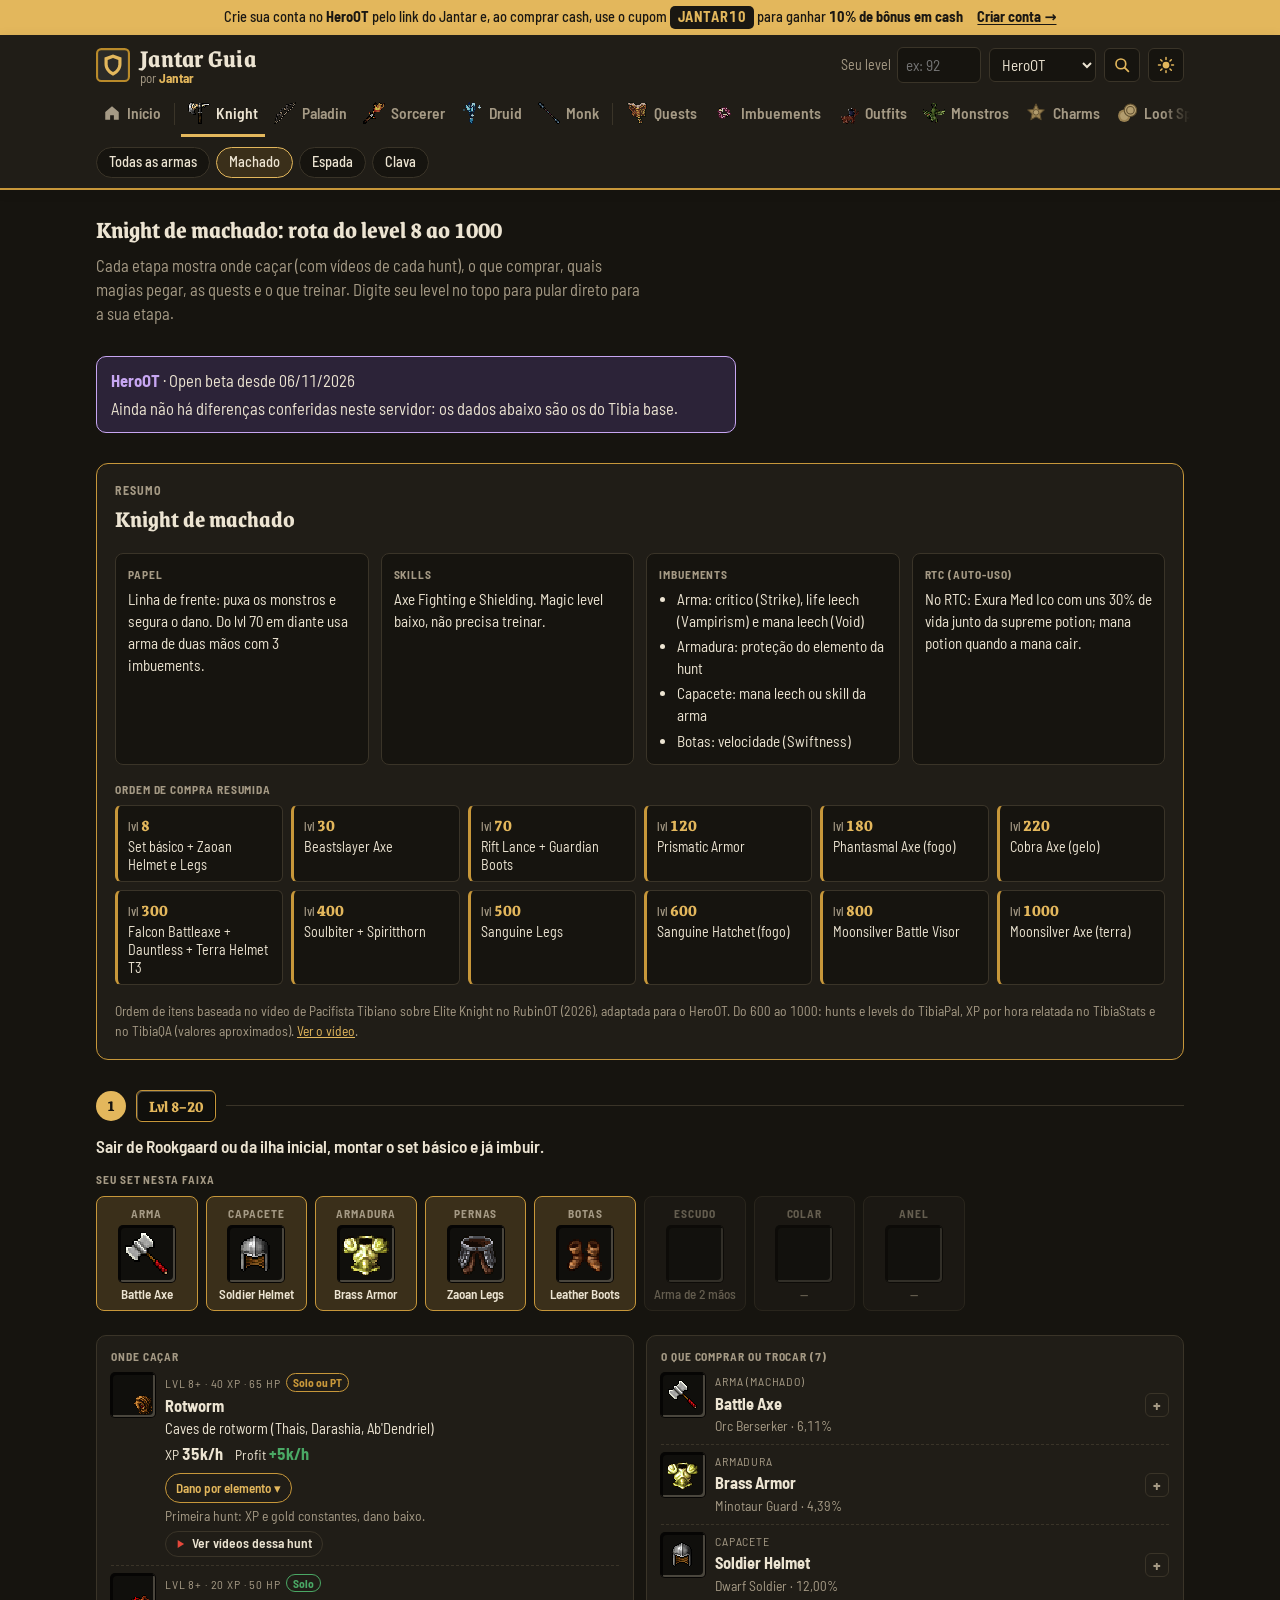
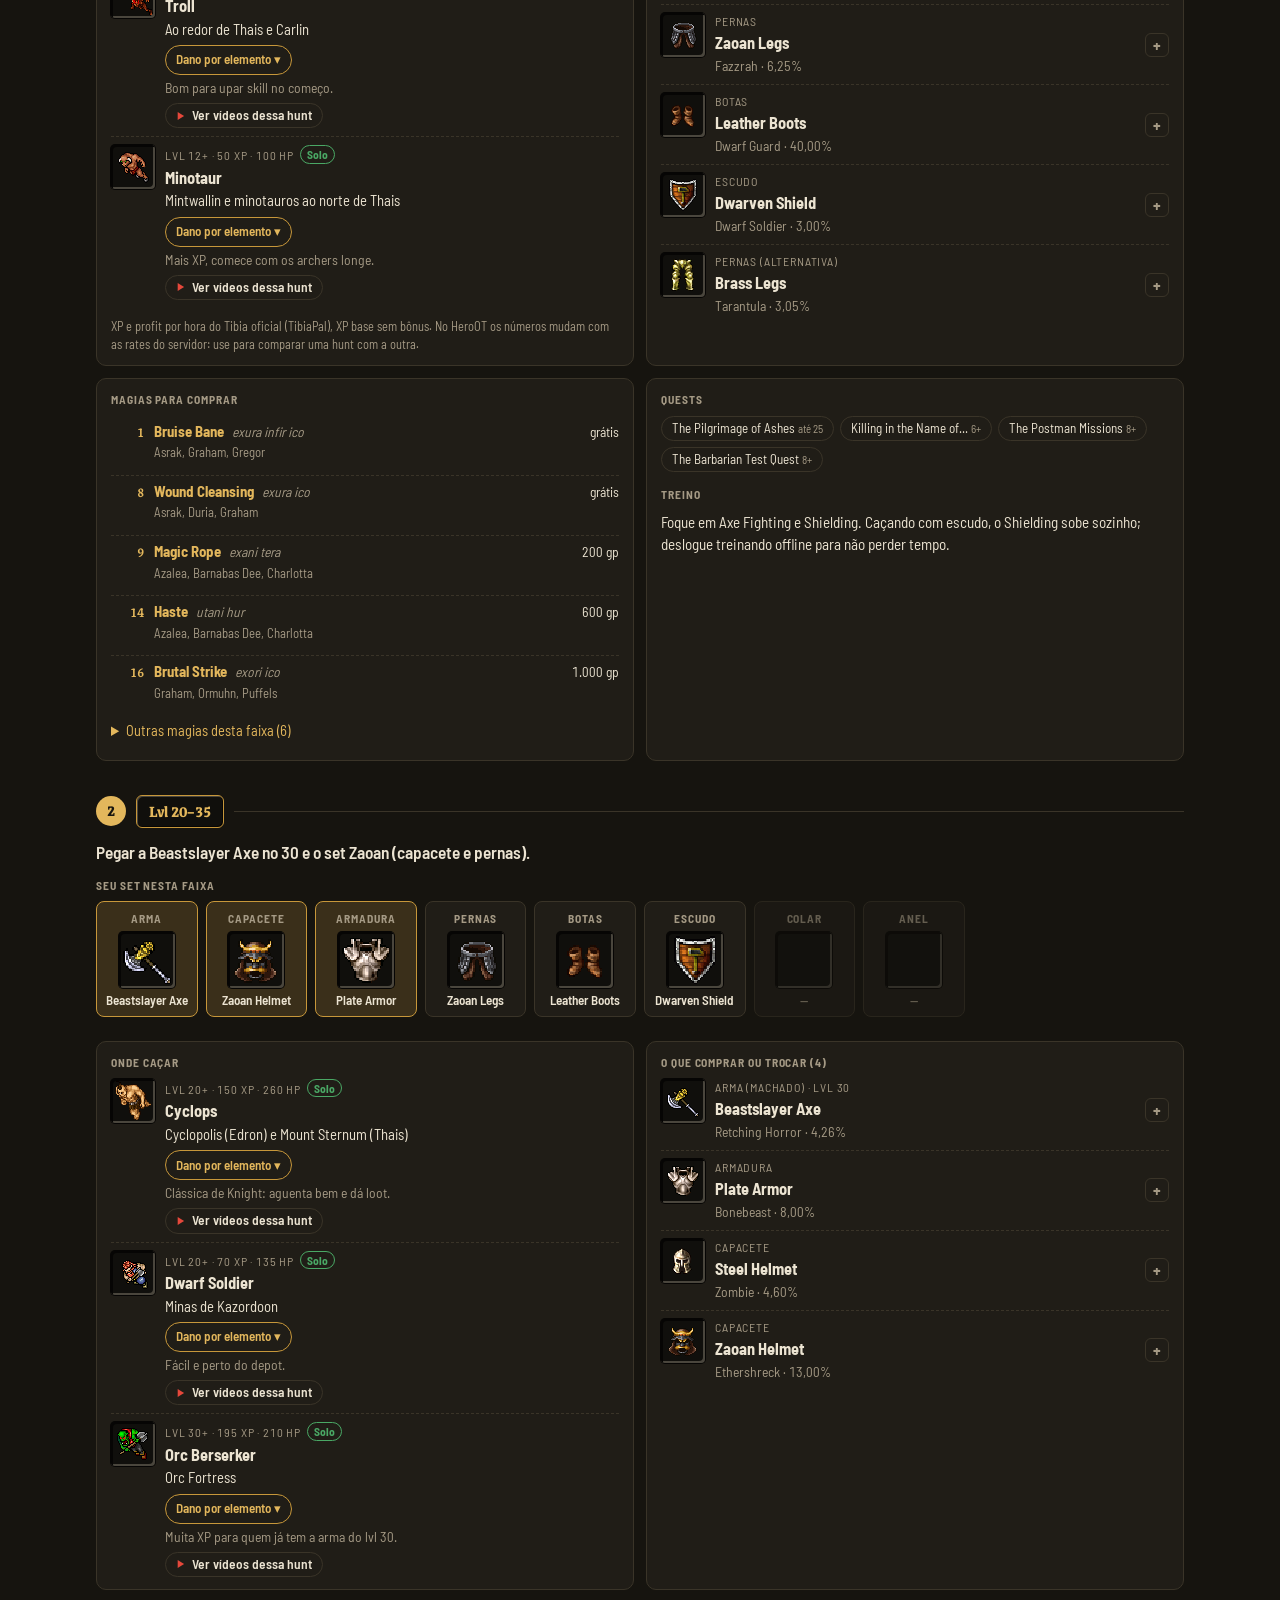
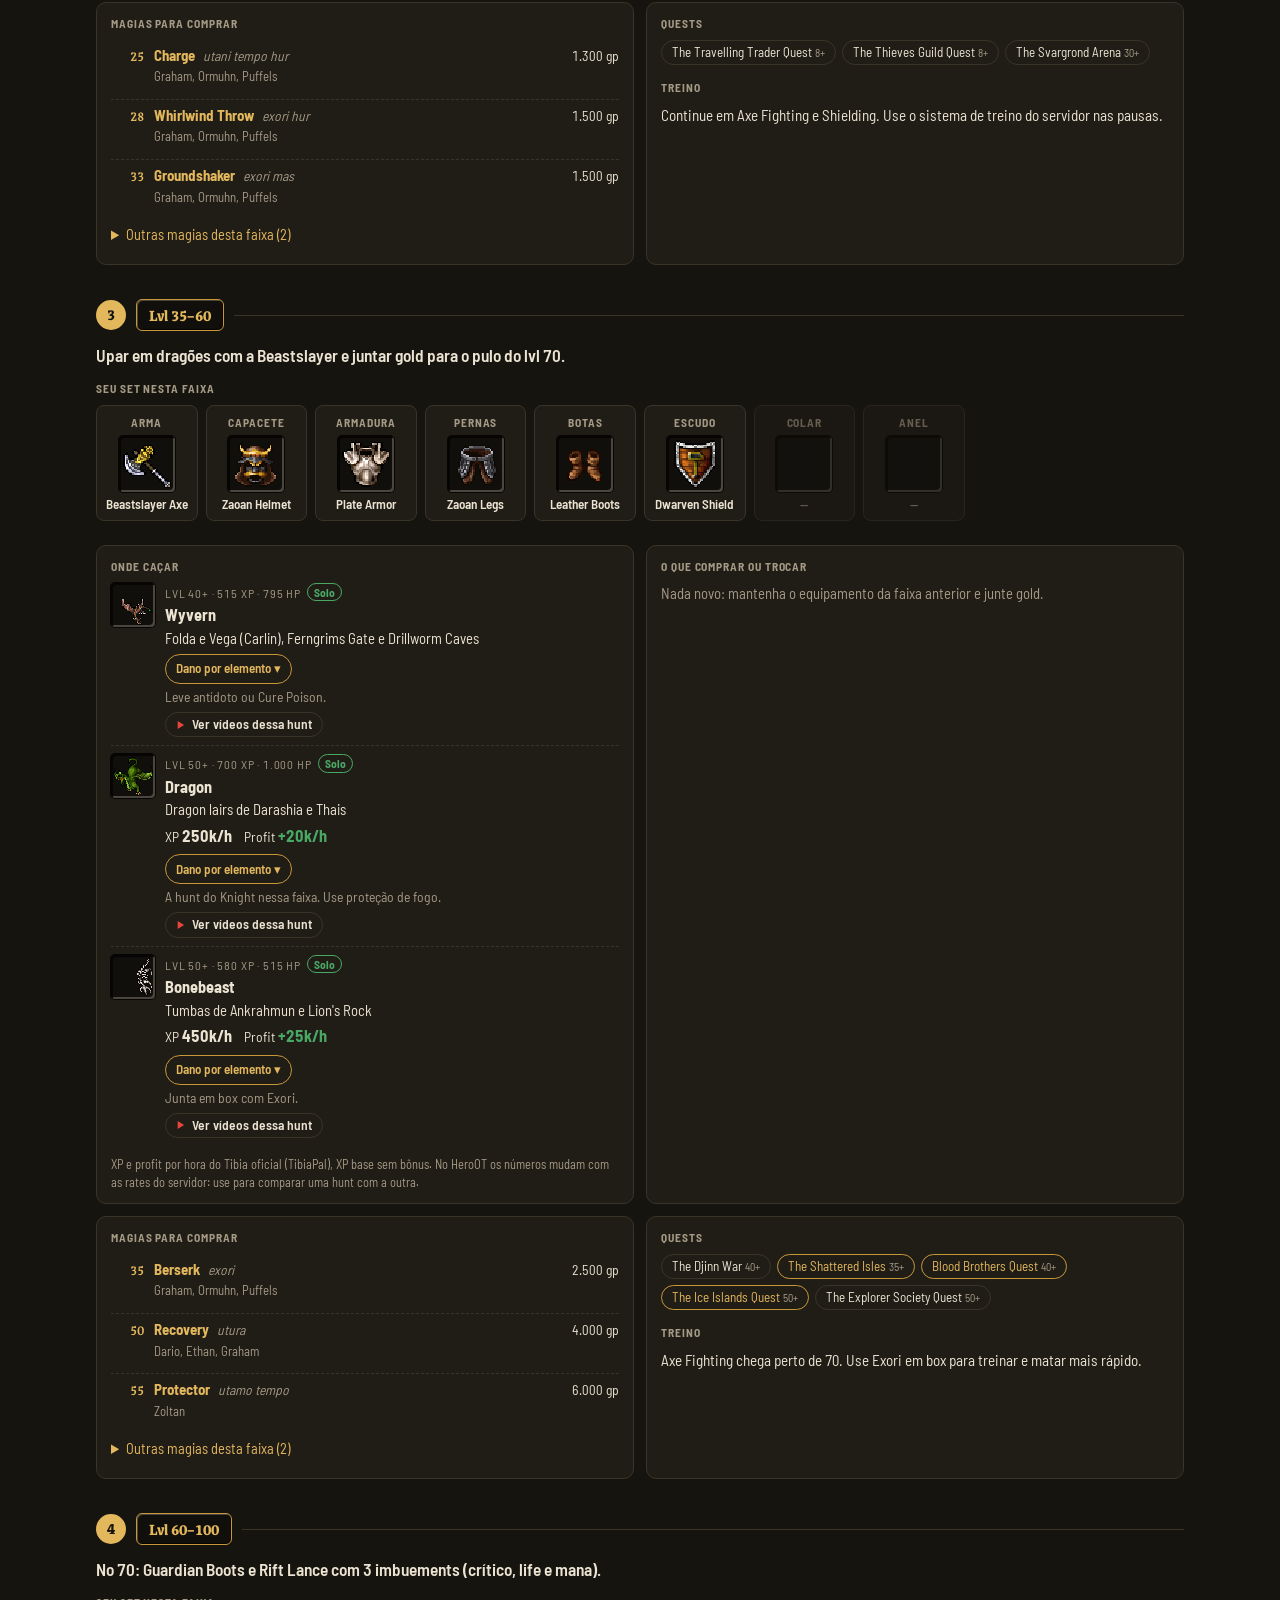
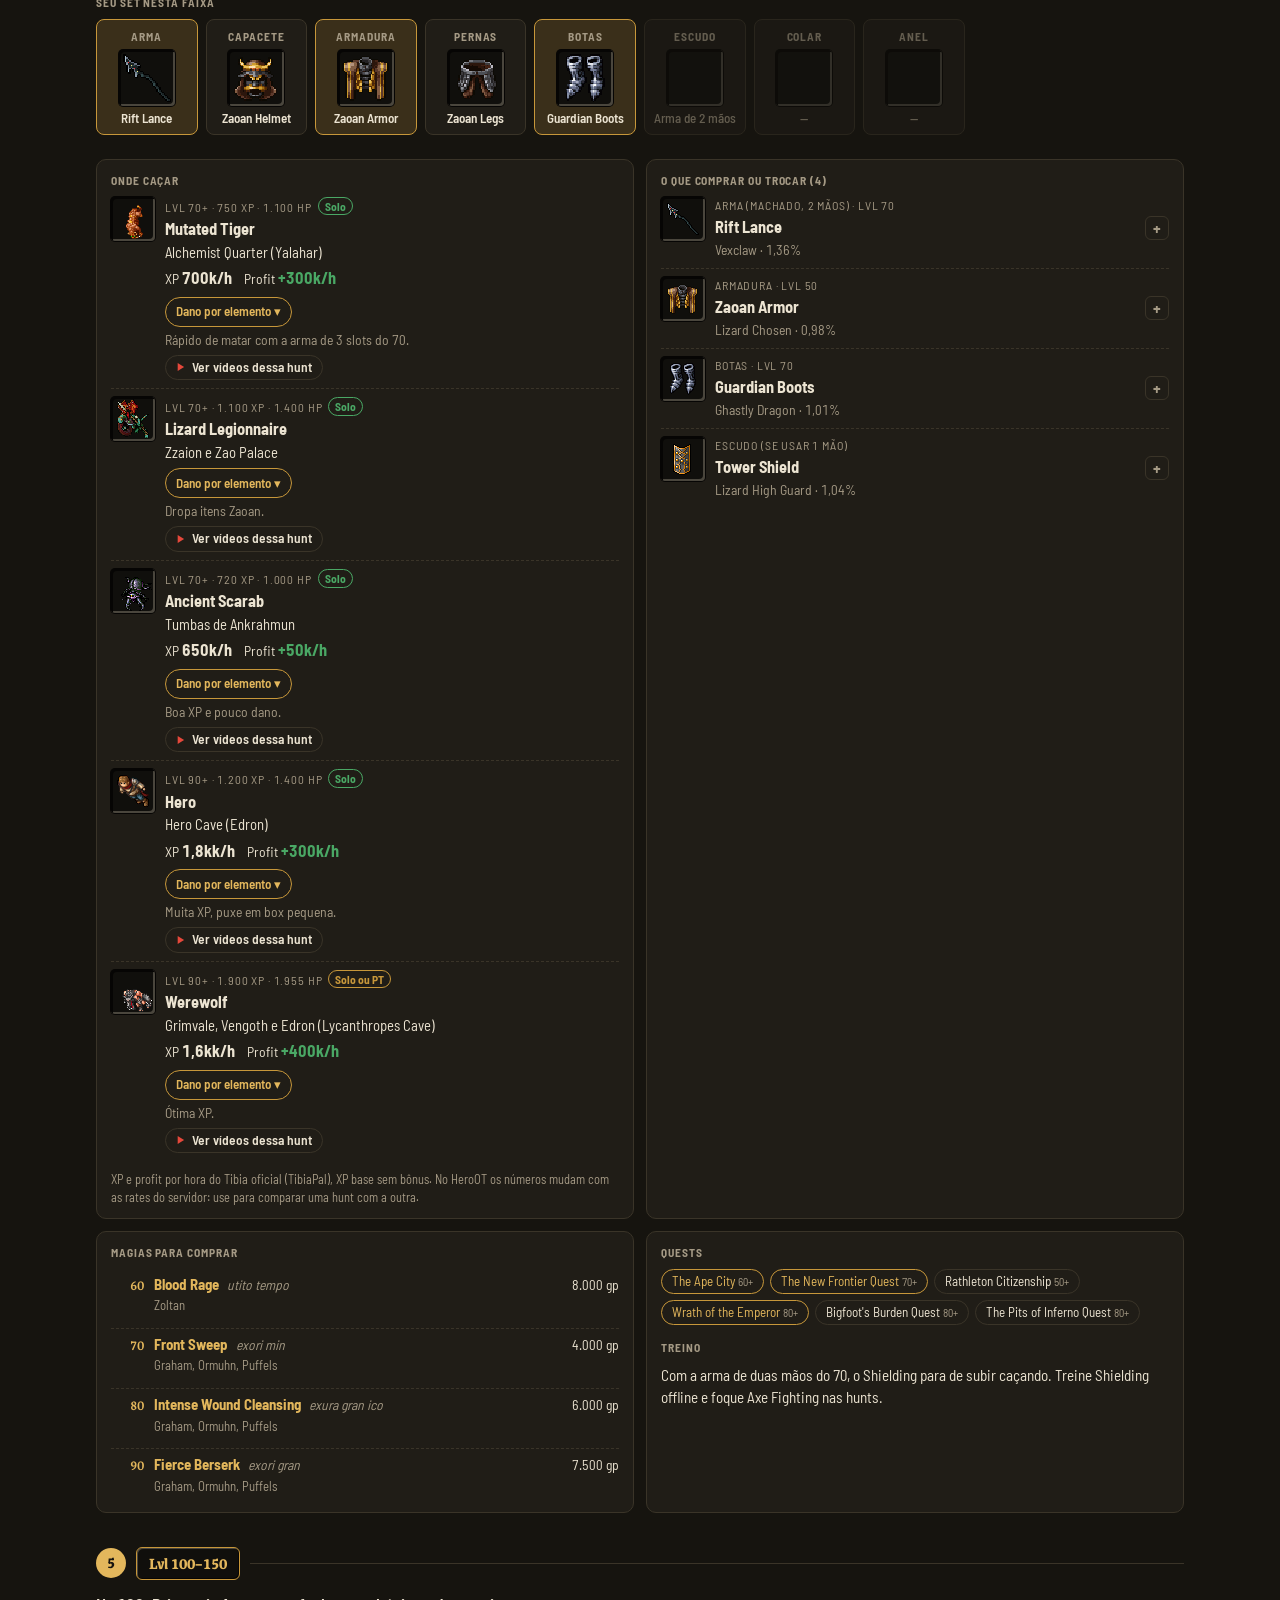
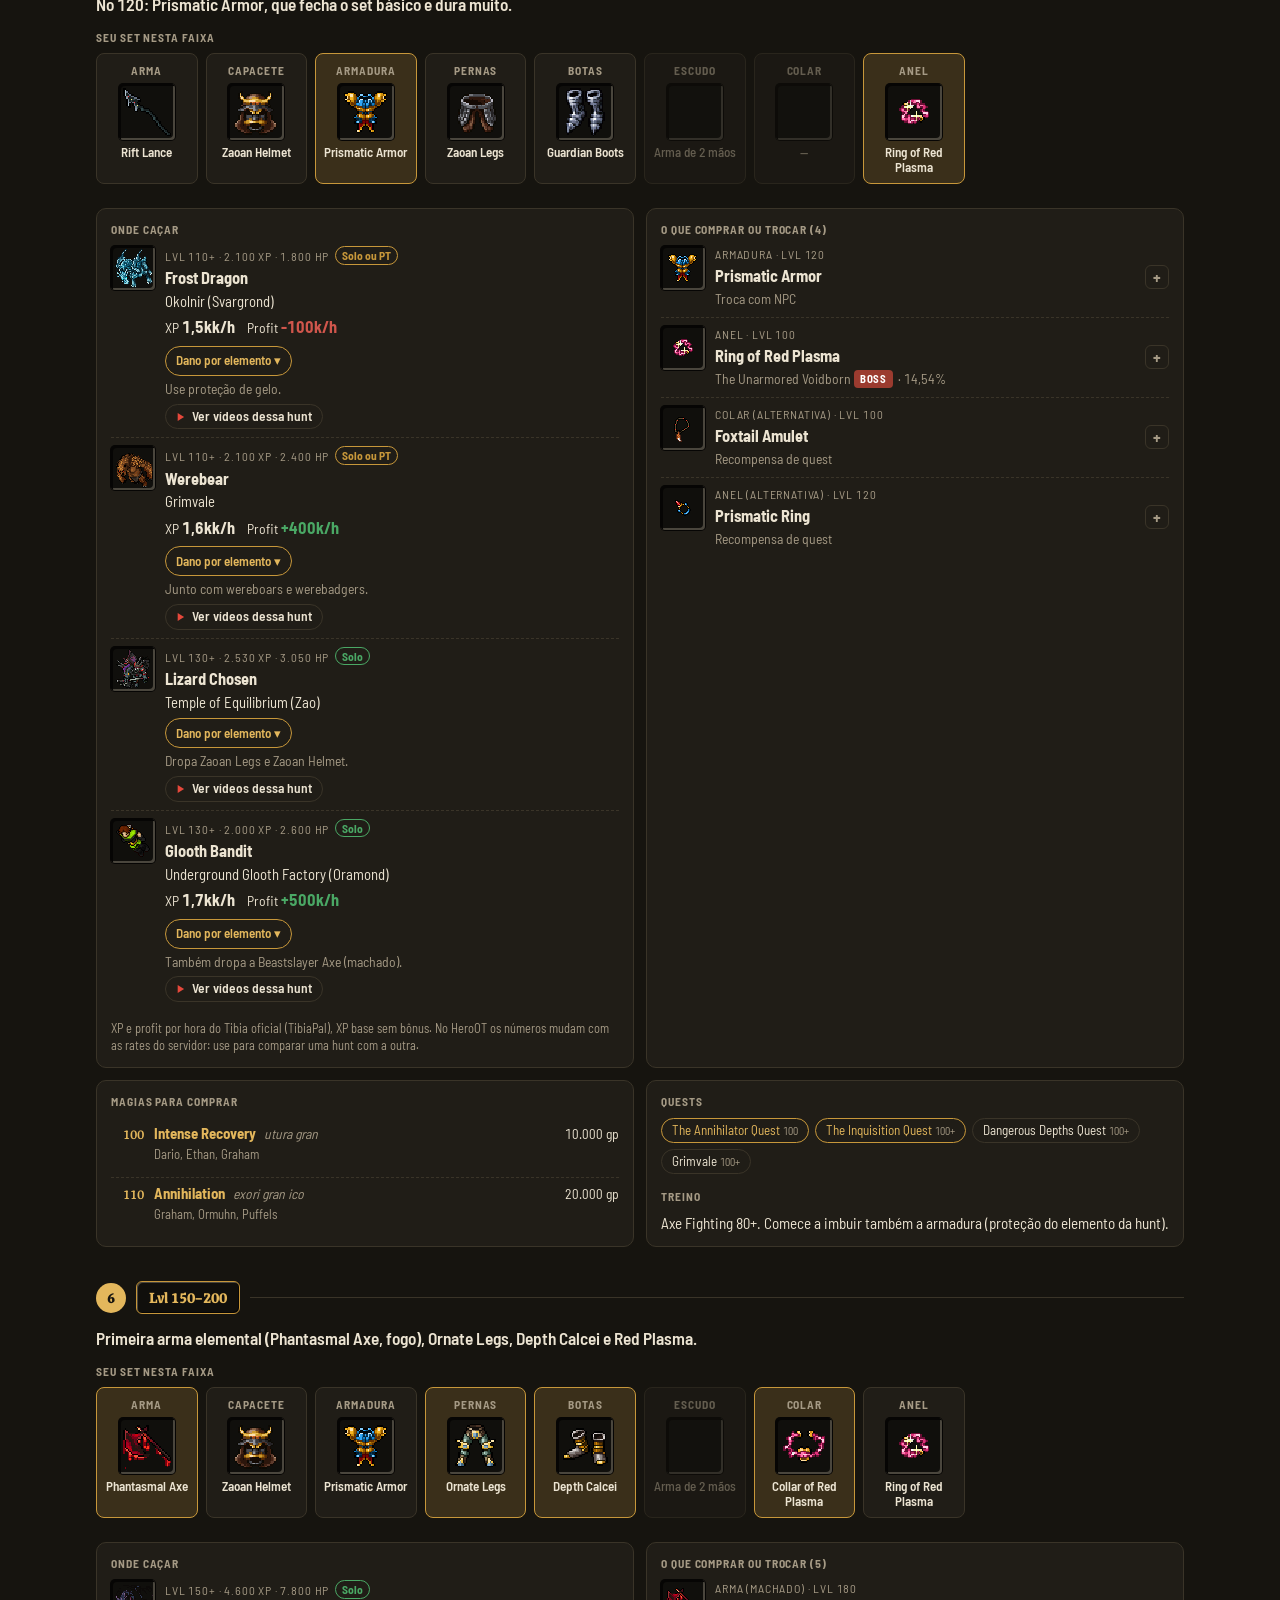
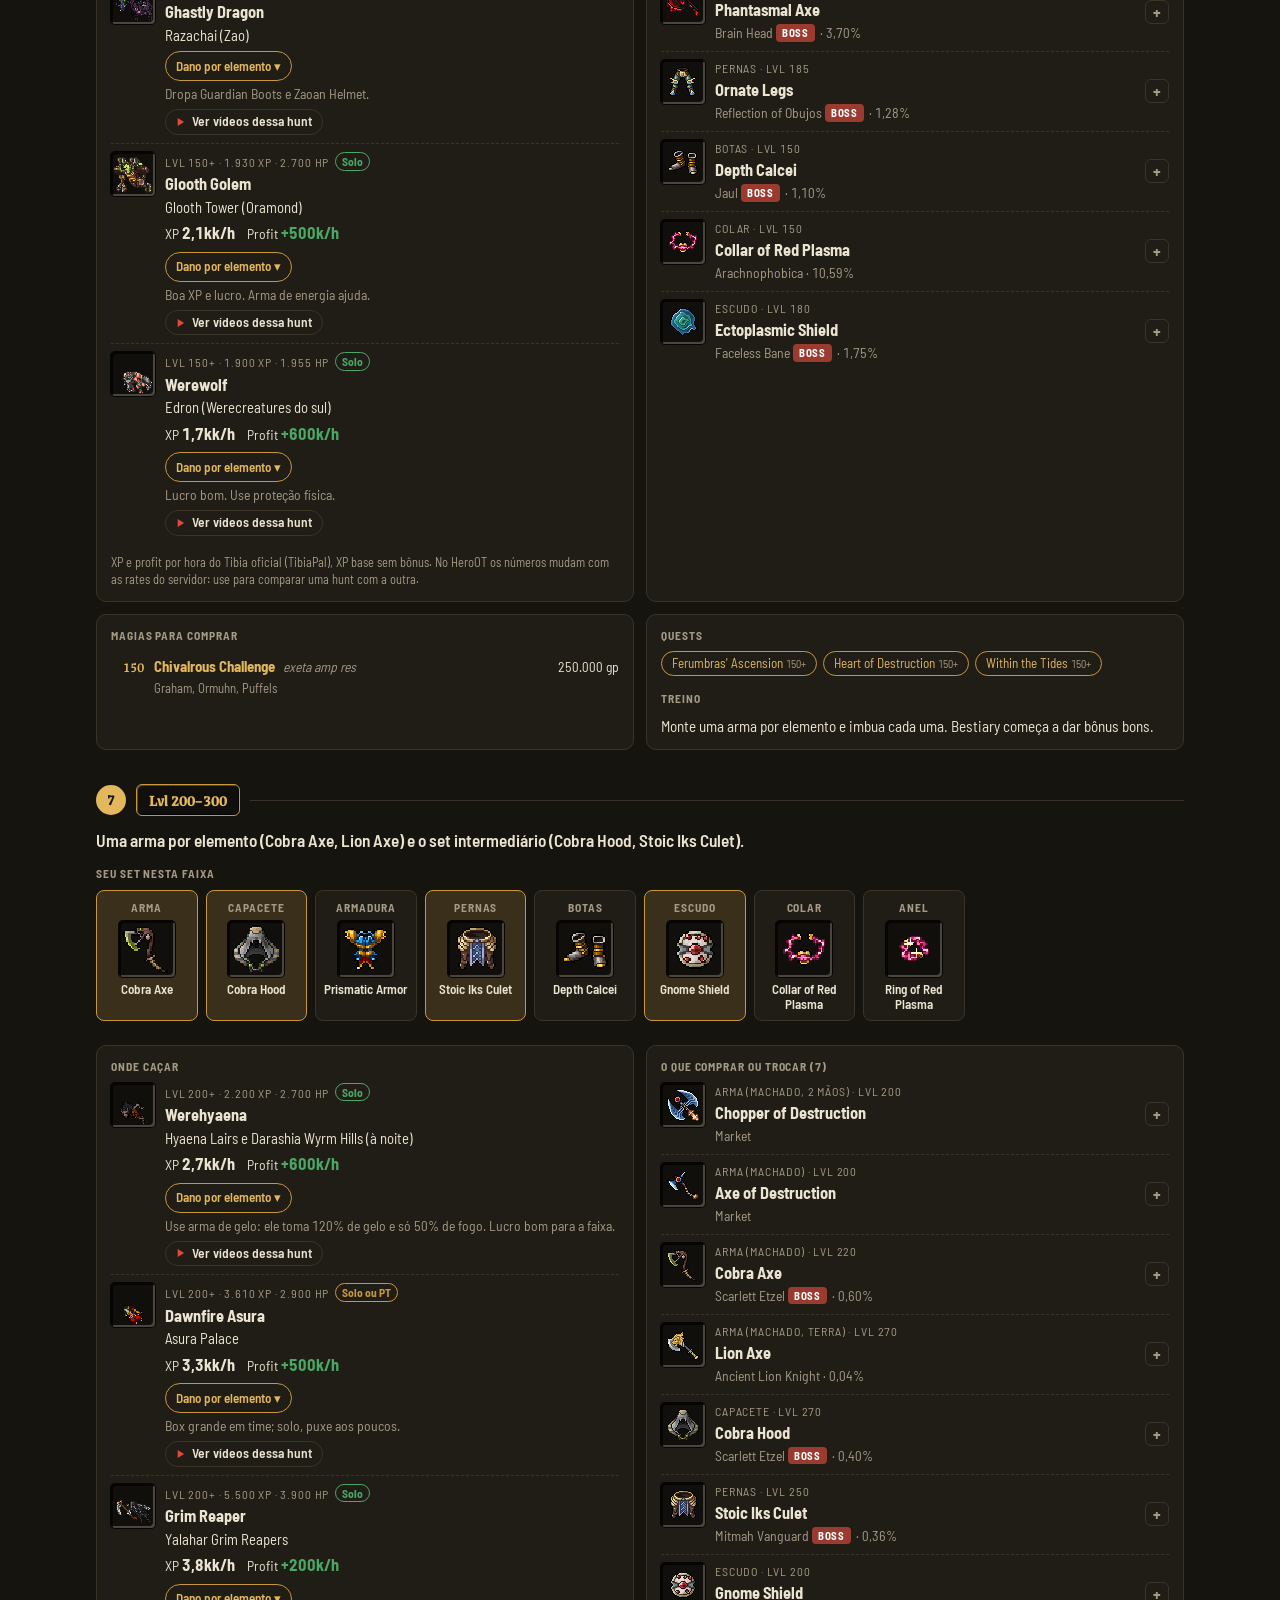
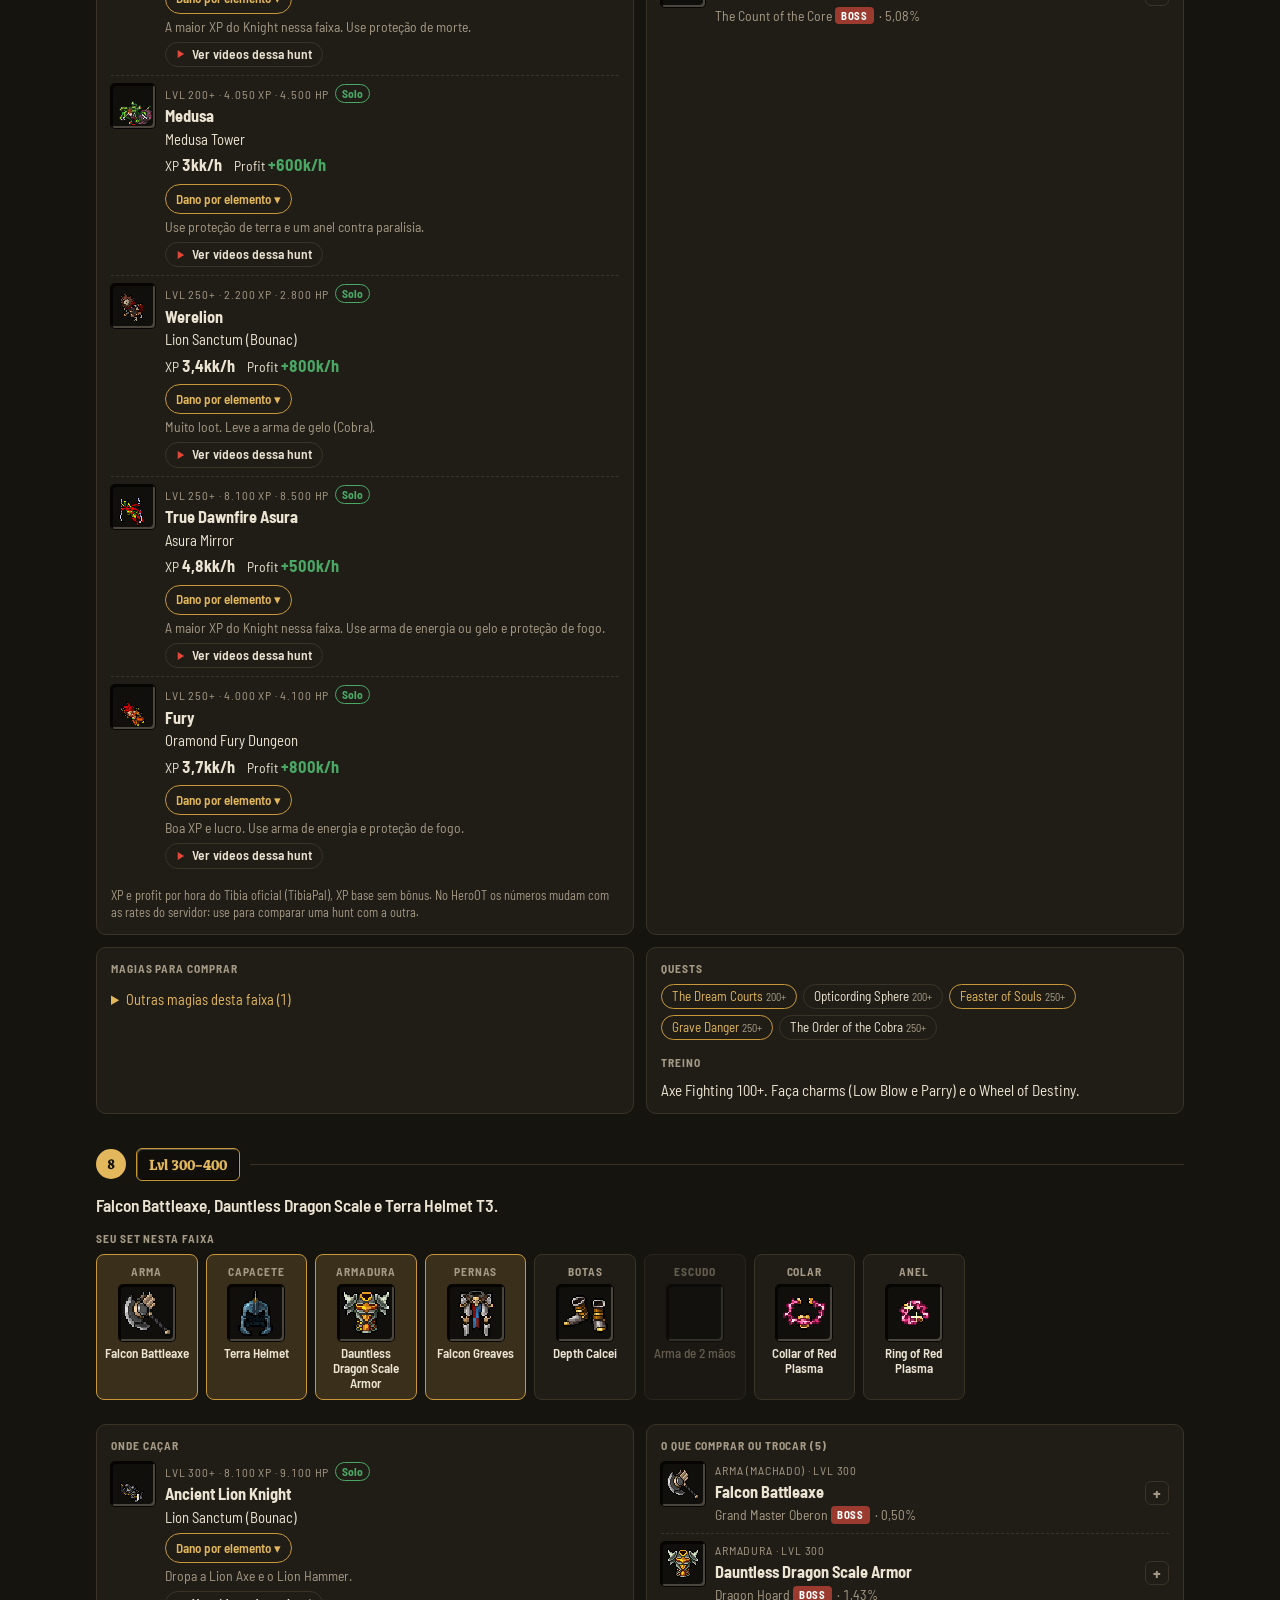
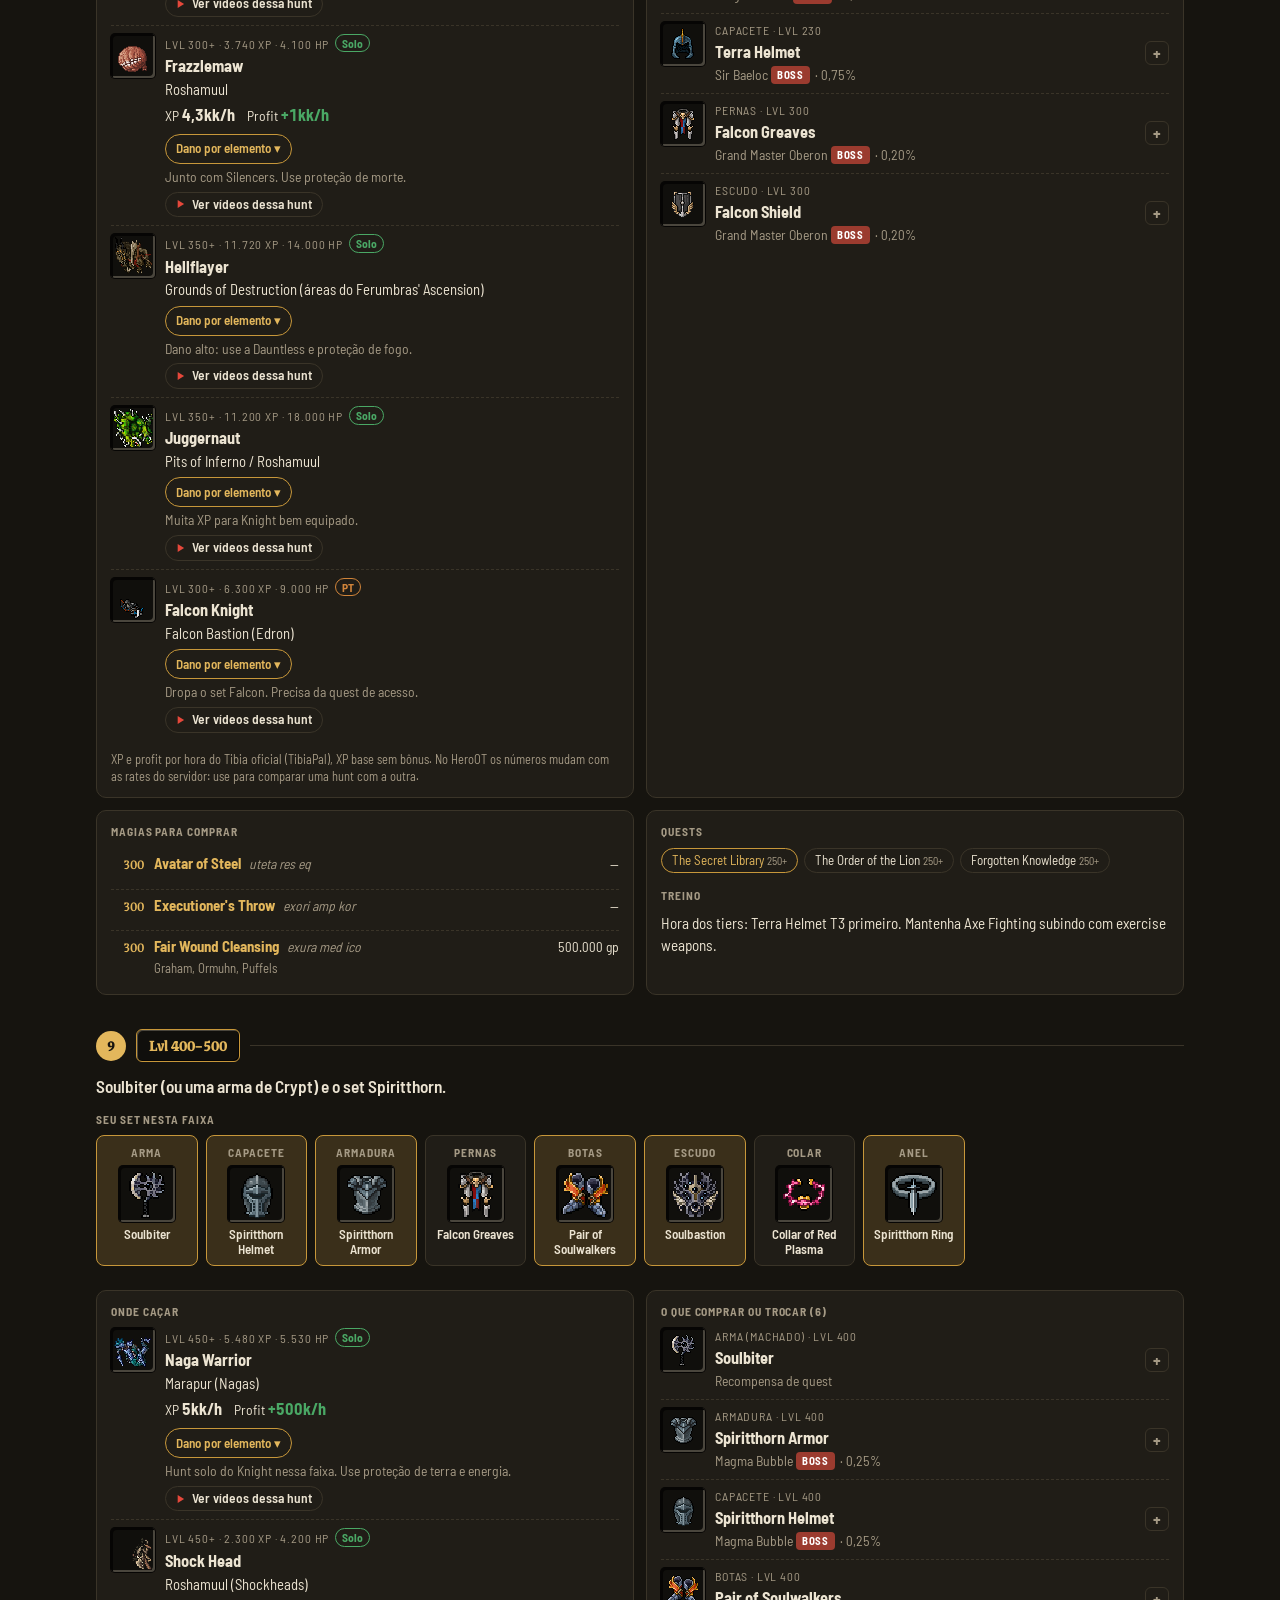
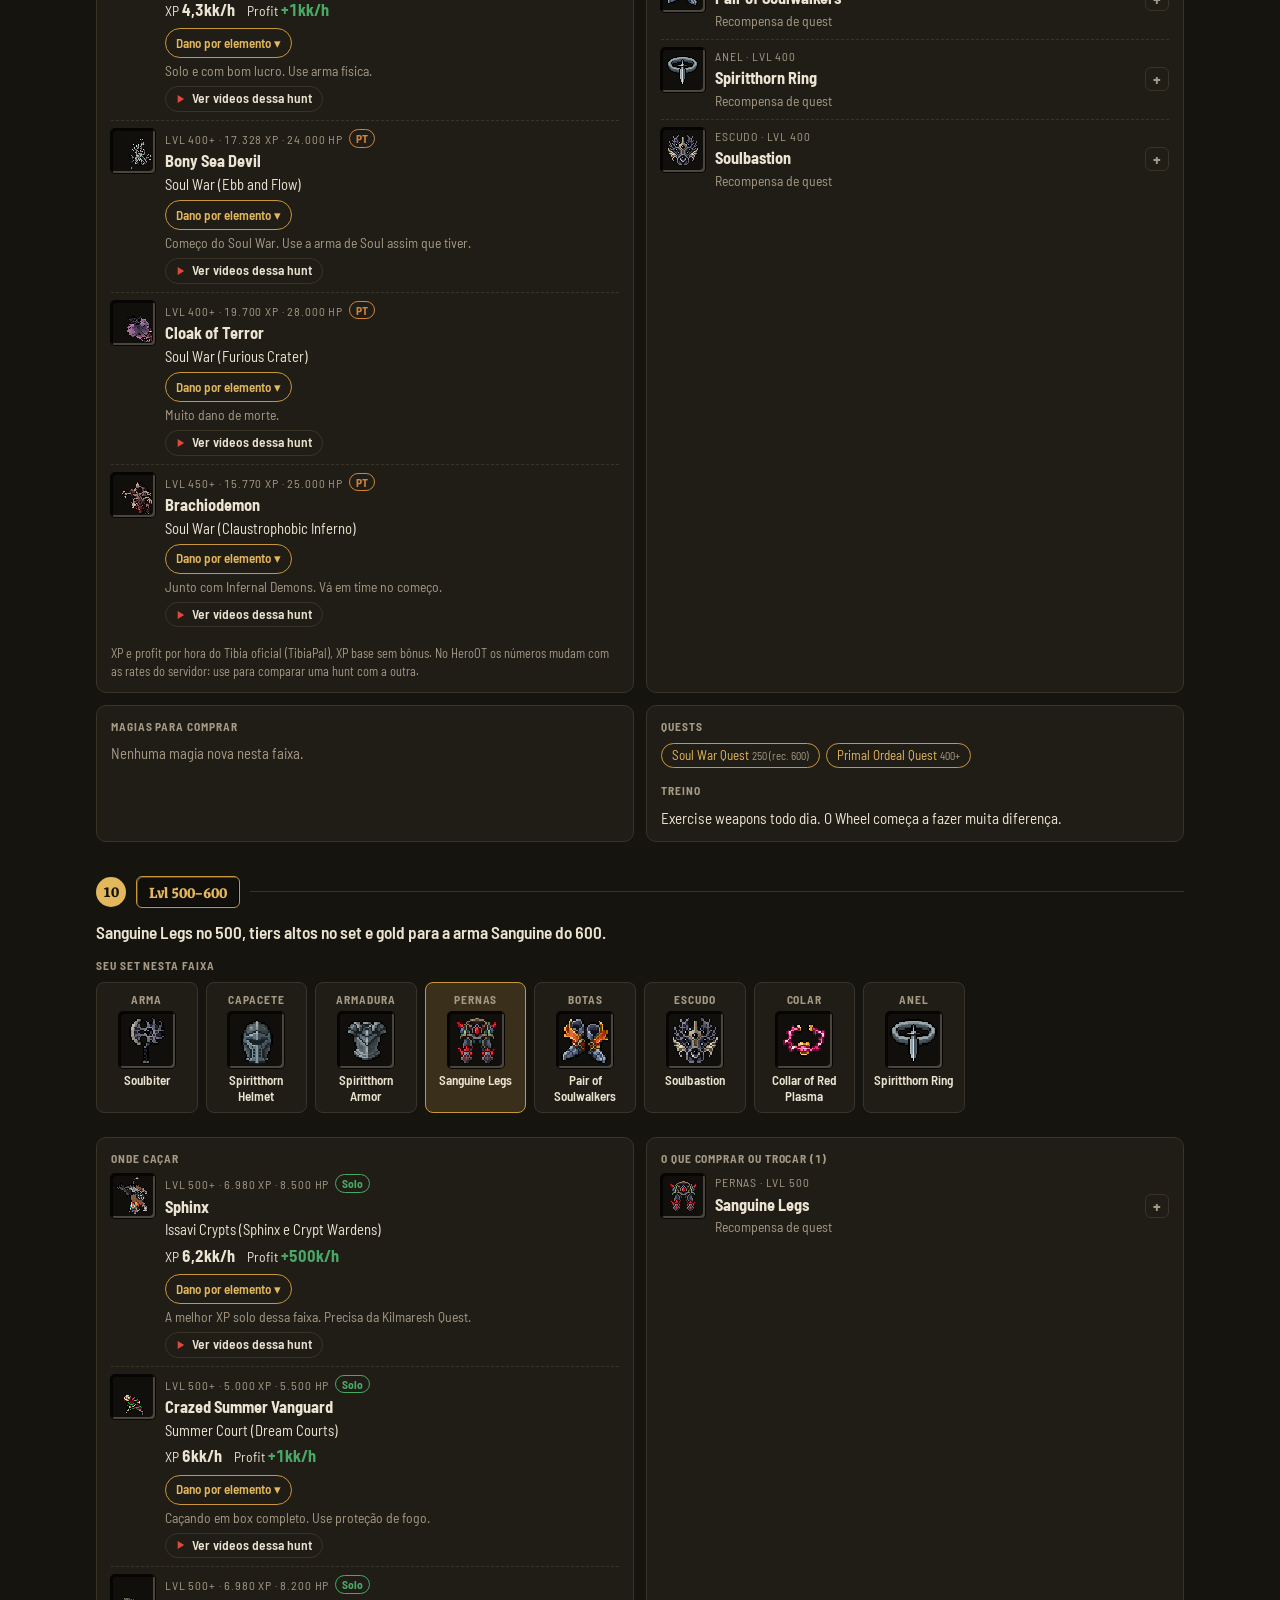
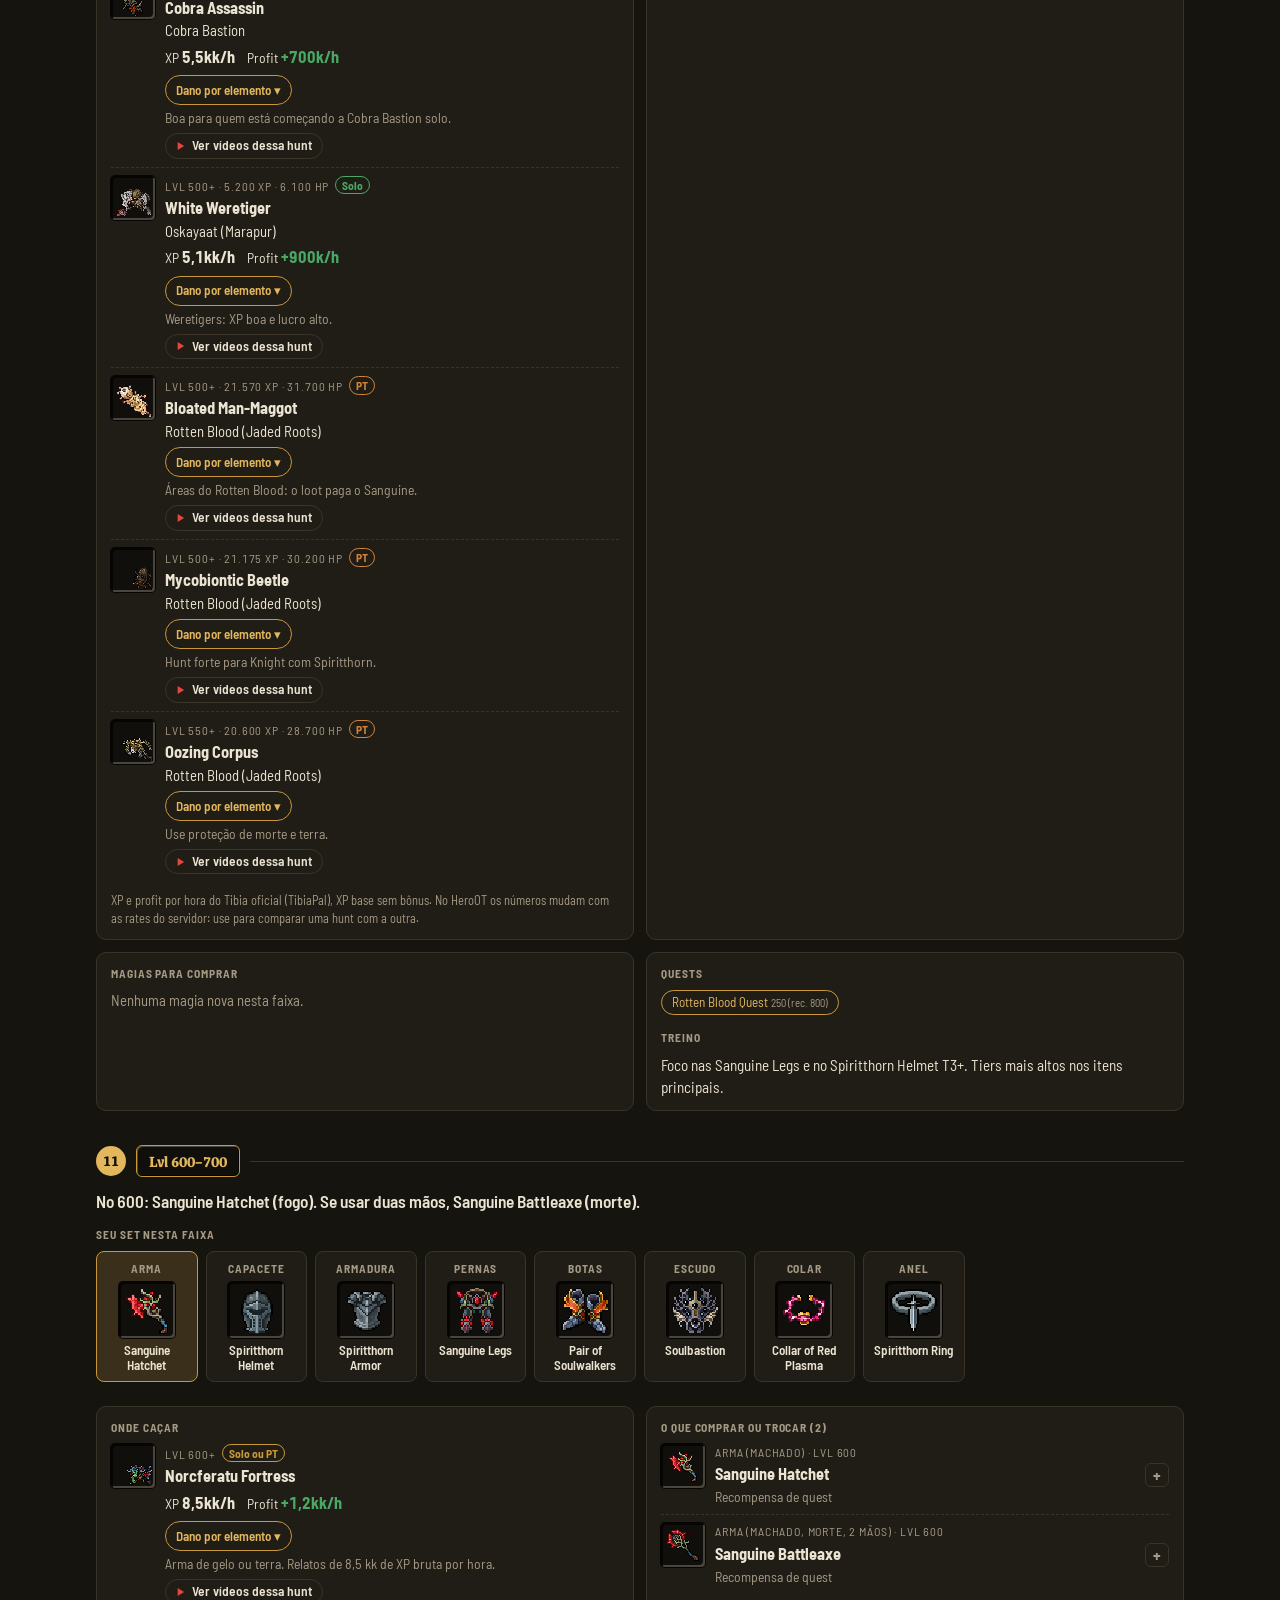
<file: knight/index.html>
<!doctype html>
<html lang="pt-BR">
<script>document.documentElement.classList.add("js");try{if(localStorage.getItem("tema")==="light")document.documentElement.dataset.theme="light"}catch(e){}</script>
<head>
<meta charset="utf-8">
<base href="/">
<meta name="viewport" content="width=device-width,initial-scale=1,viewport-fit=cover">
<title>Knight no Tibia: rota do level 8 ao 1000, hunts e equipamento | Jantar Guia</title>
<meta name="description" content="Rota do Knight no Tibia do level 8 ao 1000: onde caçar, o que comprar em cada level, magias com NPC e preço, quests e treino.">
<link rel="canonical" href="https://jantarguia.com.br/knight/">
<link rel="icon" href="favicon.ico" sizes="any">
<link rel="icon" href="favicon.svg" type="image/svg+xml">
<link rel="apple-touch-icon" href="apple-touch-icon.png">
<meta name="theme-color" content="#1c1b19">
<meta property="og:type" content="website">
<meta property="og:site_name" content="Jantar Guia">
<meta property="og:locale" content="pt_BR">
<meta property="og:url" content="https://jantarguia.com.br/knight/">
<meta property="og:title" content="Knight no Tibia: rota do level 8 ao 1000, hunts e equipamento | Jantar Guia">
<meta property="og:description" content="Rota do Knight no Tibia do level 8 ao 1000: onde caçar, o que comprar em cada level, magias com NPC e preço, quests e treino.">
<meta property="og:image" content="https://jantarguia.com.br/og-image.jpg">
<meta property="og:image:width" content="1200">
<meta property="og:image:height" content="630">
<meta property="og:image:alt" content="Jantar Guia: a rota do Tibia do level 8 ao 1000">
<meta name="twitter:card" content="summary_large_image">
<meta name="twitter:image" content="https://jantarguia.com.br/og-image.jpg">
<script type="application/ld+json">{"@context":"https://schema.org","@type":"BreadcrumbList","itemListElement":[{"@type":"ListItem","position":1,"name":"Início","item":"https://jantarguia.com.br/"},{"@type":"ListItem","position":2,"name":"Knight no Tibia","item":"https://jantarguia.com.br/knight/"}]}</script>
<link rel="preload" href="/fonts/grenze.woff2" as="font" type="font/woff2" crossorigin>
<link rel="preload" href="/fonts/barlow-semi-condensed-400.woff2" as="font" type="font/woff2" crossorigin>
<style id="css">@font-face{font-family:'Grenze';font-style:normal;font-weight:500 700;font-display:swap;src:url(/fonts/grenze.woff2) format('woff2');unicode-range:U+0000-00FF, U+0131, U+0152-0153, U+02BB-02BC, U+02C6, U+02DA, U+02DC, U+0304, U+0308, U+0329, U+2000-206F, U+20AC, U+2122, U+2191, U+2193, U+2212, U+2215, U+FEFF, U+FFFD} @font-face{font-family:'Barlow Semi Condensed';font-style:normal;font-weight:400;font-display:swap;src:url(/fonts/barlow-semi-condensed-400.woff2) format('woff2');unicode-range:U+0000-00FF, U+0131, U+0152-0153, U+02BB-02BC, U+02C6, U+02DA, U+02DC, U+0304, U+0308, U+0329, U+2000-206F, U+20AC, U+2122, U+2191, U+2193, U+2212, U+2215, U+FEFF, U+FFFD} @font-face{font-family:'Barlow Semi Condensed';font-style:normal;font-weight:500;font-display:swap;src:url(/fonts/barlow-semi-condensed-500.woff2) format('woff2');unicode-range:U+0000-00FF, U+0131, U+0152-0153, U+02BB-02BC, U+02C6, U+02DA, U+02DC, U+0304, U+0308, U+0329, U+2000-206F, U+20AC, U+2122, U+2191, U+2193, U+2212, U+2215, U+FEFF, U+FFFD} @font-face{font-family:'Barlow Semi Condensed';font-style:normal;font-weight:600;font-display:swap;src:url(/fonts/barlow-semi-condensed-600.woff2) format('woff2');unicode-range:U+0000-00FF, U+0131, U+0152-0153, U+02BB-02BC, U+02C6, U+02DA, U+02DC, U+0304, U+0308, U+0329, U+2000-206F, U+20AC, U+2122, U+2191, U+2193, U+2212, U+2215, U+FEFF, U+FFFD} @font-face{font-family:'Barlow Semi Condensed';font-style:normal;font-weight:700;font-display:swap;src:url(/fonts/barlow-semi-condensed-700.woff2) format('woff2');unicode-range:U+0000-00FF, U+0131, U+0152-0153, U+02BB-02BC, U+02C6, U+02DA, U+02DC, U+0304, U+0308, U+0329, U+2000-206F, U+20AC, U+2122, U+2191, U+2193, U+2212, U+2215, U+FEFF, U+FFFD} :root{ --bg:#16140f; --panel:#201d17; --panel-2:#2a261e; --ink:#ece4d2; --muted:#a59a85; --line:#3a3428; --gold:#e3b75c; --gold-2:#c7973a; --gold-soft:#3a2f1a; --slot:#100f0c; --slot-hi:#4a463d; --slot-lo:#060504; --srv:#c7a6f2; --srv-soft:#2c2338; --here:#82cfa2; --here-soft:#1c3226; --common:#7ccb8f; --uncommon:#86b2f2; --rare:#f2b45c; --display:"Grenze",Georgia,serif; --body:"Barlow Semi Condensed","Arial Narrow",system-ui,sans-serif; --mono:"Barlow Semi Condensed","Arial Narrow",system-ui,sans-serif; color-scheme:dark; } :root[data-theme="light"]{ --bg:#f3f0e8; --panel:#fffdf8; --panel-2:#ebe5d8; --ink:#231d14; --muted:#6a6152; --line:#d9d0bd; --gold:#8f6410; --gold-2:#b98a2a; --gold-soft:#f3e6c6; --slot:#2b2a27; --slot-hi:#57544d; --slot-lo:#141311; --srv:#6b3fa0; --srv-soft:#efe7f8; --here:#2f6b4f; --here-soft:#dcecdf; --common:#3f7d4f; --uncommon:#3567a8; --rare:#b06a10; color-scheme:light; } *{box-sizing:border-box} [hidden]{display:none!important} html{-webkit-text-size-adjust:100%} body{background:var(--bg);color:var(--ink);font-family:var(--body);font-size:16.5px;line-height:1.45;margin:0;font-variant-numeric:tabular-nums} a{color:var(--gold)} .wrap{max-width:1120px;margin:0 auto;padding-left:max(16px,env(safe-area-inset-left,0px));padding-right:max(16px,env(safe-area-inset-right,0px))} .bar{position:sticky;top:0;z-index:5;background:var(--panel);border-bottom:2px solid var(--gold-2);padding-top:env(safe-area-inset-top,0px);box-shadow:0 2px 12px rgb(0 0 0 / .08)} .bar .wrap{padding-block:12px 10px;display:flex;flex-direction:column;gap:10px} .top{display:flex;align-items:center;justify-content:space-between;gap:12px;flex-wrap:wrap} .brand{display:flex;align-items:center;gap:10px;text-decoration:none;color:var(--ink)} .brand-mark{width:34px;height:34px;flex:none} .brand-txt{display:flex;flex-direction:column;line-height:1.05} .brand-name{font-family:var(--display);font-weight:700;font-size:1.6rem;letter-spacing:.01em} .by{font-size:.82rem;color:var(--muted)}.by b{color:var(--gold)} .ctrls{display:flex;gap:10px;flex-wrap:wrap;align-items:center} .theme{font:inherit;font-size:.85rem;border:1px solid var(--line);background:var(--bg);color:var(--ink);border-radius:6px;padding:6px 10px;cursor:pointer} .theme:hover{border-color:var(--gold-2)} .filter-note{display:flex;gap:10px;flex-wrap:wrap;align-items:center;font-size:.9rem;color:var(--muted);background:var(--panel);border:1px dashed var(--gold-2);border-radius:8px;padding:8px 12px} .filter-note button{font:inherit;font-size:.9rem;background:none;border:0;color:var(--gold);text-decoration:underline;cursor:pointer;padding:0} .field{display:flex;align-items:center;gap:6px;font-size:.88rem;color:var(--muted)} .field input,.field select{font:inherit;font-size:.95rem;padding:6px 8px;border:1px solid var(--line);border-radius:6px;background:var(--bg);color:var(--ink)} .field input{width:5.5em;font-family:var(--mono)} .tabs,.chips{display:flex;gap:6px;overflow-x:auto;scrollbar-width:none;padding-bottom:2px} .tabs::-webkit-scrollbar,.chips::-webkit-scrollbar{display:none} .tab,.chip{flex:none;border:1px solid var(--line);background:var(--bg);color:var(--ink);border-radius:999px;padding:6px 14px;font:inherit;font-weight:500;cursor:pointer;text-decoration:none;display:inline-flex;align-items:center;gap:6px} .tab:hover,.chip:hover{border-color:var(--gold-2)} .tab[aria-current="page"]{background:var(--ink);color:var(--bg);border-color:var(--ink)} .tab.srv{border-color:var(--srv);color:var(--srv)} .tab.srv[aria-current="page"]{background:var(--srv);color:var(--panel)} .chip{padding:4px 12px;font-size:.9rem} .chip[aria-pressed="true"]{background:var(--gold-soft);border-color:var(--gold)} :is(.tab,.chip,.theme,input,select,a,button):focus-visible{outline:2px solid var(--gold);outline-offset:2px} main .wrap{padding-block:22px 44px;display:flex;flex-direction:column;gap:30px} h1,h2{font-family:var(--display);margin:0;text-wrap:balance} .page-h{display:flex;flex-direction:column;gap:6px} .page-h h1{font-size:1.55rem} .intro{color:var(--muted);margin:0;max-width:68ch} .loading{color:var(--muted)} .legend{display:flex;gap:16px;flex-wrap:wrap;font-size:.85rem;color:var(--muted);align-items:center} .notice{background:var(--srv-soft);border:1px solid var(--srv);border-radius:10px;padding:12px 14px;display:flex;flex-direction:column;gap:4px;max-width:80ch} .notice b,.notice a{color:var(--srv)} .tier{display:flex;flex-direction:column;gap:14px} .tier-h{display:flex;align-items:center;gap:12px;flex-wrap:wrap} .lvl-badge{font-family:var(--display);font-weight:700;font-size:1.05rem;background:var(--slot);color:var(--gold);border:1px solid var(--gold-2);border-radius:6px;padding:3px 12px;box-shadow:inset 1px 1px 0 var(--slot-hi),inset -1px -1px 0 var(--slot-lo);font-variant-numeric:tabular-nums} .tier-h h2{font-size:1.15rem;color:var(--muted);font-weight:500} .rule{flex:1;height:1px;background:var(--line);min-width:20px} .here{font-size:.75rem;font-weight:700;color:var(--here);background:var(--here-soft);border-radius:999px;padding:3px 10px;letter-spacing:.05em;text-transform:uppercase} .grid{display:grid;grid-template-columns:repeat(auto-fill,minmax(300px,1fr));gap:14px} .card{background:var(--panel);border:1px solid var(--line);border-radius:10px;padding:14px;display:flex;flex-direction:column;gap:10px;min-width:0} .card:hover{border-color:var(--gold-2)} .head{display:flex;gap:12px;align-items:center;min-width:0} .head-txt{display:flex;flex-direction:column;gap:2px;min-width:0} .slot{flex:none;width:56px;height:56px;display:grid;place-items:center;background:var(--slot);border-radius:4px;box-shadow:inset 2px 2px 0 var(--slot-lo),inset -2px -2px 0 var(--slot-hi),0 0 0 1px var(--slot-lo)} .slot img{width:32px;height:32px;image-rendering:pixelated;transform:scale(1.5)} .slot.big{width:84px;height:84px} .slot.big img{width:auto;height:auto;max-width:64px;max-height:64px;transform:none} .meta{font-size:.75rem;color:var(--muted);text-transform:uppercase;letter-spacing:.07em} .name{font-family:var(--display);font-weight:700;font-size:1.15rem;color:var(--ink);text-decoration:none;line-height:1.15} a.name:hover{color:var(--gold)} .stats-line{display:flex;gap:8px;flex-wrap:wrap;align-items:center} .req{font-family:var(--mono);font-size:.75rem;color:var(--gold);border:1px solid var(--gold-2);border-radius:4px;padding:0 6px} .req.none{color:var(--muted);border-color:var(--line)} .attr{font-family:var(--mono);font-size:.75rem;color:var(--muted)} .how{display:flex;flex-direction:column;gap:8px;border-top:1px dashed var(--line);padding-top:10px} .how-t{font-size:.72rem;text-transform:uppercase;letter-spacing:.08em;color:var(--muted);font-weight:700} .src{display:grid;grid-template-columns:auto 1fr auto;gap:2px 10px;align-items:center;font-size:.92rem} .mon-ico{width:32px;height:32px;object-fit:contain;image-rendering:pixelated;grid-row:span 2} .src .m{font-weight:700;min-width:0} .src .c{font-family:var(--mono);font-size:.82rem;display:flex;align-items:center;gap:5px;justify-self:end} .src .w{grid-column:2/-1;color:var(--muted);font-size:.84rem} .boss-tag{display:inline-block;font-size:.68rem;font-weight:700;letter-spacing:.06em;text-transform:uppercase;color:#fff;background:#9b3b2f;border-radius:4px;padding:1px 6px;margin-right:2px;vertical-align:1px} .dot{width:9px;height:9px;border-radius:50%;display:inline-block;flex:none} .common{background:var(--common)}.uncommon{background:var(--uncommon)}.rare{background:var(--rare)} .line{font-size:.9rem}.line b{font-weight:700} .tip{font-size:.9rem;color:var(--muted);margin:0;padding-left:10px;border-left:2px solid var(--gold-2)} .srvnote{font-size:.9rem;background:var(--srv-soft);border-left:3px solid var(--srv);padding:6px 8px;border-radius:4px} .links{display:flex;gap:14px;font-size:.9rem;flex-wrap:wrap} .sys{display:grid;grid-template-columns:repeat(auto-fill,minmax(260px,1fr));gap:12px} .foot{border-top:1px solid var(--line);color:var(--muted);font-size:.85rem;background:var(--panel)} .foot .wrap{padding-block:20px calc(20px + env(safe-area-inset-bottom,0px));display:flex;flex-direction:column;gap:6px} @media (max-width:520px){.grid{grid-template-columns:1fr}} @media (prefers-reduced-motion:no-preference){.tier{transition:opacity .2s}.card{transition:border-color .15s}} .home-hero{display:flex;flex-wrap:wrap;align-items:flex-end;justify-content:space-between;gap:20px;padding-block:8px 6px;border-bottom:1px solid var(--line);padding-bottom:24px} .home-hero-txt{display:flex;flex-direction:column;gap:10px;min-width:0} .home-hero h1{font-family:var(--display);font-weight:700;font-size:clamp(2rem,5vw,3rem);line-height:1.02;margin:0;max-width:18ch;text-wrap:balance} .home-hero p{margin:0;color:var(--muted);max-width:56ch;font-size:1.05rem} .stats{display:flex;gap:26px;flex-wrap:wrap} .stat{display:flex;flex-direction:column} .stat b{font-family:var(--display);font-size:2rem;color:var(--gold);line-height:1} .stat span{font-size:.8rem;color:var(--muted);text-transform:uppercase;letter-spacing:.07em} .home-block{display:flex;flex-direction:column;gap:14px} .block-h{font-size:1.5rem} .paths{display:grid;grid-template-columns:repeat(auto-fit,minmax(280px,1fr));gap:14px} .path{all:unset;box-sizing:border-box;cursor:pointer;display:flex;flex-direction:column;gap:8px;padding:20px;border-radius:12px;background:var(--panel);border:1px solid var(--line);border-top:4px solid var(--gold-2);color:var(--ink);text-decoration:none;min-width:0} .path:hover{border-color:var(--gold-2)} .path:focus-visible{outline:2px solid var(--gold);outline-offset:2px} .srv-path{border-top-color:var(--srv)} .srv-path:hover{border-color:var(--srv)} .path-kicker{font-size:.75rem;text-transform:uppercase;letter-spacing:.09em;color:var(--muted);font-weight:700} .path-title{font-family:var(--display);font-weight:700;font-size:1.9rem;line-height:1} .path-txt{color:var(--muted);max-width:52ch} .path-tags{display:flex;gap:6px;flex-wrap:wrap} .pill{font-size:.82rem;border:1px solid var(--line);border-radius:999px;padding:2px 10px;color:var(--ink)} .pill.srv{border-color:var(--srv);color:var(--srv);font-weight:600} .path-go{margin-top:auto;padding-top:6px;font-weight:700;color:var(--gold)} .srv-path .path-go{color:var(--srv)} .vocs{display:grid;grid-template-columns:repeat(auto-fill,minmax(300px,1fr));gap:12px} .voc{display:flex;gap:14px;align-items:center;padding:14px;border-radius:10px;background:var(--panel);border:1px solid var(--line);text-decoration:none;color:var(--ink);min-width:0} .voc:hover{border-color:var(--gold-2)} .voc .slot.big img{width:32px;height:32px;max-width:none;max-height:none;transform:scale(2);image-rendering:pixelated} .voc-txt{display:flex;flex-direction:column;gap:4px;min-width:0} .voc-desc{font-size:.92rem;color:var(--muted)} @media (max-width:520px){.home-hero h1{font-size:2rem}.stats{gap:18px}.vocs,.paths{grid-template-columns:1fr}} .quest{gap:10px} .q-head{display:flex;justify-content:space-between;align-items:baseline;gap:10px} .q-txt{margin:0;color:var(--ink)} .q-warn{font-size:.88rem;font-weight:700;color:var(--rare);border-left:3px solid var(--rare);padding-left:8px} .q-items{display:flex;flex-wrap:wrap;gap:6px} .q-item{display:inline-flex;align-items:center;gap:4px;font-size:.88rem;background:var(--bg);border:1px solid var(--line);border-radius:6px;padding:2px 8px 2px 4px} .q-ico{width:24px;height:24px;image-rendering:pixelated} .foot-note{font-size:.85rem;color:var(--muted);margin:0} .grid:has(> .quest){align-items:start} .quest.has-outfit{border-color:var(--gold-2);box-shadow:0 0 0 1px var(--gold-2),0 6px 24px -12px var(--gold-2);background:linear-gradient(180deg,var(--gold-soft),var(--panel) 90px)} .outfit-badge{display:flex;align-items:center;gap:10px;padding:8px 10px;border-radius:8px;background:var(--slot);border:1px solid var(--gold-2);color:#e3b75c} .outfit-badge small{display:block;font-size:.7rem;text-transform:uppercase;letter-spacing:.08em;color:#a59a85} .outfit-badge b{font-family:var(--display);font-size:1.25rem;line-height:1.05} .outfit-ico{font-size:1.4rem;line-height:1} .chip-outfit[aria-pressed="true"]{background:var(--slot);color:#e3b75c;border-color:var(--gold-2)} .q-det{border-top:1px dashed var(--line);padding-top:8px} .q-det summary{cursor:pointer;font-weight:700;color:var(--gold);list-style:none;display:flex;align-items:center;gap:6px} .q-det summary::-webkit-details-marker{display:none} .q-det summary::before{content:"▸";transition:transform .15s} .q-det[open] summary::before{transform:rotate(90deg)} .q-det dl{display:grid;grid-template-columns:repeat(3,minmax(0,1fr));gap:8px 12px;margin:10px 0 0} .q-det dl>div{min-width:0} .q-det .wide{grid-column:1/-1} .q-det dt{font-size:.72rem;text-transform:uppercase;letter-spacing:.08em;color:var(--muted);font-weight:700} .q-det dd{margin:2px 0 0;font-size:.95rem} .look-switch .chip{font-size:1rem;padding:6px 16px} .look-bar{display:flex;flex-wrap:wrap;gap:10px;align-items:center;justify-content:space-between} .look-bar .chips{flex-wrap:wrap} .look-search input{width:14em;font-family:var(--body)} .look-grid{align-items:start} .look-slot img{width:64px!important;height:64px!important;max-width:none!important;max-height:none!important;transform:none!important;object-fit:contain;image-rendering:pixelated} .look .q-txt{font-size:.95rem} .badge-pic{flex:none;width:64px;height:64px;display:grid;place-items:center;border-radius:6px;background:#0b0a08;box-shadow:inset 1px 1px 0 #000,inset -1px -1px 0 #3a362e} .badge-pic img{width:64px;height:64px;object-fit:contain;image-rendering:pixelated} .mount-badge em{display:block;font-style:normal;font-size:.82rem;color:#c9bfa9;margin-top:2px;line-height:1.3} .mode-switch{margin-top:-14px} .muted{color:var(--muted);margin:0;font-size:.92rem} .resumo{background:var(--panel);border:1px solid var(--gold-2);border-radius:12px;padding:18px;display:flex;flex-direction:column;gap:16px} .resumo-h{display:flex;flex-direction:column;gap:2px} .resumo-h h2{font-size:1.5rem} .resumo-grid{display:grid;grid-template-columns:repeat(auto-fit,minmax(230px,1fr));gap:12px} .rbox{background:var(--bg);border:1px solid var(--line);border-radius:8px;padding:12px;display:flex;flex-direction:column;gap:6px} .rbox p,.rbox ul{margin:0;font-size:.95rem} .rbox ul{padding-left:18px;display:flex;flex-direction:column;gap:3px} .linha-wrap{display:flex;flex-direction:column;gap:8px} .linha{list-style:none;margin:0;padding:0;display:grid;grid-template-columns:repeat(auto-fill,minmax(150px,1fr));gap:8px;counter-reset:l} .linha a{display:flex;flex-direction:column;gap:2px;height:100%;text-decoration:none;color:var(--ink);background:var(--bg);border:1px solid var(--line);border-left:3px solid var(--gold-2);border-radius:6px;padding:8px 10px;font-size:.88rem;line-height:1.25} .linha a:hover{border-color:var(--gold)} .linha b{font-family:var(--display);color:var(--gold);font-size:1.1rem} .linha b::before{content:"lvl ";font-family:var(--body);font-size:.75rem;color:var(--muted);font-weight:500} .steps{display:flex;flex-direction:column;gap:34px} .step{display:flex;flex-direction:column;gap:12px;scroll-margin-top:190px} .step-h{display:flex;align-items:center;gap:10px;flex-wrap:wrap} .step-n{width:30px;height:30px;border-radius:50%;display:grid;place-items:center;font-family:var(--display);font-weight:700;background:var(--gold);color:var(--bg);flex:none} .step-obj{margin:0;font-size:1.08rem;font-weight:600;max-width:75ch} .step.is-here .step-n{background:var(--here)} .step-grid{display:grid;grid-template-columns:repeat(auto-fit,minmax(320px,1fr));gap:12px} .sbox{background:var(--panel);border:1px solid var(--line);border-radius:10px;padding:12px 14px;display:flex;flex-direction:column;gap:8px;min-width:0} .how-t.t2{margin-top:6px} .hrow,.irow summary{display:flex;gap:10px;align-items:flex-start} .hrow + .hrow,.irow + .irow{border-top:1px dashed var(--line);padding-top:8px} .hrow-txt,.irow-txt{display:flex;flex-direction:column;gap:1px;min-width:0;flex:1} .hrow-txt b,.irow-txt b{font-size:1.02rem} .hrow-onde{font-size:.92rem} .hrow-nota,.irow-w{font-size:.86rem;color:var(--muted)} .hrow .slot,.irow .slot{width:44px;height:44px} .hrow .slot img,.irow .slot img{transform:none;max-width:40px;max-height:40px;width:auto;height:auto} .irow summary{cursor:pointer;list-style:none} .irow summary::-webkit-details-marker{display:none} .irow-more{flex:none;width:24px;height:24px;border:1px solid var(--line);border-radius:6px;display:grid;place-items:center;color:var(--muted);font-weight:700;align-self:center} .irow[open] .irow-more{transform:rotate(45deg);color:var(--gold);border-color:var(--gold-2)} .irow-body{margin-top:8px} .irow-body .card{background:var(--bg)} .srow{display:grid;grid-template-columns:2.2em 1fr auto;gap:0 10px;align-items:baseline;padding:5px 0;font-size:.93rem} .srow + .srow{border-top:1px dashed var(--line)} .srow .s-lv{font-family:var(--display);color:var(--muted);text-align:right} .srow .s-n{display:flex;flex-wrap:wrap;gap:0 8px;align-items:baseline;min-width:0} .srow code{font-family:var(--mono);font-size:.85rem;color:var(--muted);font-style:italic} .srow .s-p{font-size:.85rem;white-space:nowrap} .srow .s-npc{grid-column:2/-1;font-size:.8rem;color:var(--muted)} .srow.ess .s-lv{color:var(--gold)} .srow.ess .s-n b{color:var(--gold)} .more summary{cursor:pointer;color:var(--gold);font-size:.9rem;padding:6px 0} .q-links{display:flex;flex-wrap:wrap;gap:6px} .q-links .pill{text-decoration:none} .q-links .pill small{color:var(--muted)} .pill-gold{border-color:var(--gold-2);color:var(--gold)} .step-treino{margin:0;font-size:.95rem} @media (max-width:520px){.step-grid{grid-template-columns:1fr}.resumo{padding:14px}.step{scroll-margin-top:230px}} .step-obj .obj-w{display:block;font-weight:500} .step-obj .obj-w + .obj-w{margin-top:3px} .step-obj .obj-w b{color:var(--gold)} .linha-w{font-family:var(--display);font-weight:700;color:var(--gold);margin-top:4px} .hrow-yt{display:inline-flex;align-items:center;gap:5px;align-self:flex-start;margin-top:4px;font-size:.84rem;font-weight:600;text-decoration:none;color:var(--ink);border:1px solid var(--line);border-radius:999px;padding:2px 10px 2px 7px} .hrow-yt svg{width:14px;height:14px;color:#e5483b} .hrow-yt:hover{border-color:var(--gold-2);color:var(--gold)} .yt-mini{color:var(--gold);font-weight:600;text-decoration:none;white-space:nowrap} .yt-mini::before{content:"▶ ";color:#e5483b;font-size:.8em} .yt-mini:hover{text-decoration:underline} .quest .hrow-yt{margin-top:0} .slot.place svg{width:22px;height:22px;color:var(--gold)} .imbu-rec{display:grid;grid-template-columns:repeat(auto-fill,minmax(240px,1fr));gap:10px} .imbu-what{color:var(--gold);font-size:1.02rem} .imbu-info{display:grid;grid-template-columns:minmax(220px,1fr) 2fr;gap:12px} .imbu-info ul{margin:0;padding-left:18px;display:flex;flex-direction:column;gap:4px;font-size:.93rem} .imbu-lv{display:flex;flex-direction:column;gap:8px;border-top:1px dashed var(--line);padding-top:10px} .imbu-lv > div{display:flex;flex-direction:column;gap:1px} .imbu-items{font-size:.84rem;color:var(--muted)} @media (max-width:640px){.imbu-info{grid-template-columns:1fr}} .bar .wrap{padding-block:10px 0;gap:8px} .sr{position:absolute;width:1px;height:1px;overflow:hidden;clip:rect(0 0 0 0)} .ctrls{gap:8px;flex-wrap:nowrap} .field.lvl span{white-space:nowrap} .field select{max-width:9.5em} .theme{width:36px;height:34px;padding:0;display:grid;place-items:center;flex:none} .theme svg{width:18px;height:18px;color:var(--gold)} .tabs{gap:2px;align-items:stretch;margin-inline:-6px;padding-inline:6px;padding-bottom:0} .tabs.over{-webkit-mask-image:linear-gradient(90deg,#000 calc(100% - 28px),transparent);mask-image:linear-gradient(90deg,#000 calc(100% - 28px),transparent)} .tab-group{display:flex;gap:2px;flex:none} .tab{border:0;border-radius:0;background:none;color:var(--muted);padding:8px 7px 10px;border-bottom:3px solid transparent;font-weight:600;gap:6px;font-size:.97rem;transition:color .15s,border-color .15s} .tab:hover{color:var(--ink);border-bottom-color:var(--line)} .tab[aria-current="page"]{background:none;color:var(--ink);border-bottom-color:var(--gold)} .tab-ico{width:22px;height:22px;object-fit:contain;image-rendering:pixelated;flex:none} .tab:not([aria-current="page"]) .tab-ico{filter:saturate(.6) brightness(.85)} .tab-svg{width:18px;height:18px;flex:none} .tab-sep{flex:none;width:1px;background:var(--line);margin:9px 4px 12px} .tab.srv{color:var(--srv);border-bottom-color:transparent} .tab.srv[aria-current="page"]{background:none;color:var(--srv);border-bottom-color:var(--srv)} .bar .chips{padding-block:2px 10px} .bar .chips[hidden]+*{display:none} @media (max-width:640px){ .top{flex-wrap:wrap;row-gap:8px} .ctrls{width:100%} .field.lvl{flex:1} .field.lvl input{width:100%;min-width:4em} .field select{max-width:none} .tab{padding:8px 8px 10px} } .imbu-items{display:flex;flex-wrap:wrap;gap:5px;margin-top:4px} .imbu-it{font-size:.85rem;color:var(--ink);background:var(--gold-soft);border:1px solid var(--gold-2);border-radius:6px;padding:2px 8px;line-height:1.35} .imbu-it b{color:var(--gold);font-family:var(--display);margin-right:2px} .imbu-it.novo::after{content:"novo";margin-left:6px;font-size:.68rem;font-weight:700;text-transform:uppercase;letter-spacing:.05em;color:var(--bg);background:var(--gold);border-radius:4px;padding:0 4px;vertical-align:1px} .imbu-lv > div:first-child .imbu-it.novo::after{display:none} .rec-cost{display:flex;flex-direction:column;gap:8px;border-top:1px dashed var(--line);padding-top:8px;margin-top:2px} .rec-line{display:flex;flex-direction:column;gap:2px} .rec-line > a{font-size:.82rem;font-weight:700;color:var(--gold);text-decoration:none;text-transform:uppercase;letter-spacing:.05em} .rec-line > a:hover{text-decoration:underline} .rec-note{font-size:.84rem;color:var(--muted)} .imbu-it.gt{background:var(--slot);border-style:dashed;color:var(--muted)} .card.imbu,.tier{scroll-margin-top:130px} .rec-cost{flex-direction:row;flex-wrap:wrap;gap:6px} .rec-chip{display:inline-flex;align-items:center;gap:6px;text-decoration:none;color:var(--ink);background:var(--bg);border:1px solid var(--gold-2);border-radius:6px;padding:3px 8px;font-size:.86rem} .rec-chip:hover{background:var(--gold-soft)} .rec-chip b{color:var(--gold)} .gt-n{font-weight:600} .rec-see{color:var(--muted)} .topcupom{background:var(--gold);color:#1a1712;font-size:.9rem;font-weight:500} .topcupom .wrap{display:flex;align-items:center;justify-content:center;gap:6px 14px;flex-wrap:wrap;padding-block:6px} .topcupom a{color:#1a1712;font-weight:700;text-decoration:underline;text-underline-offset:2px} .tb-code{font:inherit;font-weight:800;letter-spacing:.06em;background:#1a1712;color:var(--gold);border:0;border-radius:5px;padding:1px 8px;cursor:pointer} .tb-code.copied{background:#2e6b3a;color:#fff} .promo{display:flex;align-items:center;justify-content:space-between;gap:16px 24px;flex-wrap:wrap;background:linear-gradient(120deg,var(--panel),var(--gold-soft));border:2px solid var(--gold);border-radius:12px;padding:18px 20px} .promo h2{margin:2px 0 4px;font-size:1.35rem} .promo p{margin:0;color:var(--muted)} .promo.big h2{font-size:1.6rem} .promo-act{display:flex;gap:10px;flex-wrap:wrap;align-items:stretch} .promo-code{display:flex;flex-direction:column;align-items:center;justify-content:center;gap:0;font:inherit;cursor:pointer;background:var(--bg);color:var(--ink);border:2px dashed var(--gold);border-radius:10px;padding:6px 18px;min-width:150px} .promo-code span{font-size:.75rem;text-transform:uppercase;letter-spacing:.08em;color:var(--muted)} .promo-code b{font-family:var(--display);font-size:1.7rem;color:var(--gold);letter-spacing:.06em;line-height:1.1} .promo-code .copy-lbl{color:var(--gold)} .promo-code.copied{border-style:solid;border-color:#3f9c55} .promo-code.copied .copy-lbl{color:#3f9c55} .promo-btn{display:flex;align-items:center;justify-content:center;background:var(--gold);color:#1a1712;font-weight:700;font-size:1.05rem;text-decoration:none;border-radius:10px;padding:10px 20px} .promo-btn:hover{filter:brightness(1.08)} @media (max-width:640px){.promo-act,.promo-code,.promo-btn{width:100%}.promo.big h2{font-size:1.3rem}} .promo-bonus{color:var(--gold)} .promo-steps{margin:4px 0 0;padding-left:20px;color:var(--ink);display:flex;flex-direction:column;gap:3px} .promo-btn.discord{background:#5865f2;color:#fff;gap:8px} .promo-btn.discord svg{width:20px;height:20px} .set-bar{display:flex;flex-direction:column;gap:8px;margin:0 0 12px} .set-row{display:grid;grid-template-columns:repeat(auto-fill,minmax(96px,1fr));gap:8px} .set-slot{display:flex;flex-direction:column;align-items:center;gap:5px;text-align:center;background:var(--panel);border:1px solid var(--line);border-radius:8px;padding:8px 6px;min-width:0} .set-slot b{font-size:.82rem;font-weight:600;line-height:1.15;overflow-wrap:anywhere} .set-slot.novo{border-color:var(--gold-2);background:var(--gold-soft)} .set-slot.vazio{opacity:.55} .set-slot.vazio b{font-weight:500;color:var(--muted)} .loading { display: none; } .prerender { padding: 24px 0; line-height: 1.5; } .prerender h1, .prerender h2, .prerender h3 { margin: 1em 0 .4em; } .prerender ul { padding-left: 20px; } .loot-box{margin-top:16px} #lootxt{width:100%;box-sizing:border-box;resize:vertical;background:var(--panel-2);color:var(--ink);border:1px solid var(--line);border-radius:8px;padding:10px;font:inherit} .loot-acts{display:flex;gap:8px;flex-wrap:wrap} .loot-btn{background:var(--gold-soft);color:var(--gold);border:1px solid var(--gold-2);border-radius:8px;padding:8px 12px;min-height:38px;font:inherit;font-weight:600;cursor:pointer} .loot-btn.copied{background:var(--here-soft);color:var(--here);border-color:var(--here)} .loot-scroll{overflow-x:auto} .loot-t{width:100%;border-collapse:collapse;min-width:560px} .loot-t th{text-align:right;color:var(--muted);font-weight:600;padding:6px 8px;border-bottom:1px solid var(--line)} .loot-t td{text-align:right;padding:6px 8px;border-bottom:1px solid var(--line)} .loot-t th:first-child,.loot-t td:first-child{text-align:left} .loot-t small{color:var(--gold)} .loot-t tr.off td{opacity:.45} .loot-t input[type=number]{width:100px;box-sizing:border-box;background:var(--panel-2);color:var(--ink);border:1px solid var(--line);border-radius:6px;padding:6px;font:inherit;text-align:right} .loot-t input[type=checkbox]{width:20px;height:20px;accent-color:var(--gold)} .loot-sum{display:grid;grid-template-columns:repeat(auto-fit,minmax(180px,1fr));gap:12px} .loot-sum b{display:block;font-size:1.5rem;color:var(--here)} .loot-sum b.neg{color:var(--rare)} .loot-tr{display:flex;justify-content:space-between;align-items:center;gap:10px;flex-wrap:wrap;padding:8px 0;border-top:1px solid var(--line)} .hmode{display:inline-block;margin-left:6px;padding:0 6px;border-radius:999px;font-size:.72rem;font-weight:700;text-transform:none;letter-spacing:0;border:1px solid currentColor;vertical-align:1px} .hmode-solo{color:#4aa865} .hmode-pt{color:#d0843a} .hmode-ambos{color:var(--gold-2)} .hrow-xp{display:flex;flex-wrap:wrap;gap:2px 12px;font-size:.86rem;margin:2px 0} .hrow-xp .pos b{color:#4aa865} .hrow-xp .neg b{color:#d0564c} .hunt-src{font-size:.78rem;color:var(--muted);margin:10px 0 0;line-height:1.4} .calc-box{display:flex;flex-direction:column;gap:10px;margin-bottom:14px} .calc-box .t2{margin-top:6px} .calc-grid{display:grid;grid-template-columns:repeat(auto-fit,minmax(160px,1fr));gap:10px 12px;align-items:end} .calc-grid label{display:flex;flex-direction:column;gap:4px;min-width:0} .calc-grid label.wide{grid-column:1/-1} .calc-grid input:not([type=checkbox]),.calc-grid select{font:inherit;font-size:1rem;padding:9px 10px;min-height:42px;border:1px solid var(--line);border-radius:8px;background:var(--bg);color:var(--ink);width:100%;min-width:0;box-sizing:border-box} .calc-grid label.chk{flex-direction:row;align-items:center;gap:8px;min-height:42px;cursor:pointer} .calc-grid label.chk input{width:20px;height:20px;accent-color:var(--gold-2);flex:none} .seg{display:flex;flex-wrap:wrap;gap:8px} .seg-b{font:inherit;font-weight:600;border:1px solid var(--line);background:var(--bg);color:var(--ink);border-radius:999px;padding:8px 14px;min-height:40px;cursor:pointer} .seg-b[aria-pressed=true]{background:var(--gold-soft);color:var(--gold);border-color:var(--gold-2)} .calc-sum b{font-variant-numeric:tabular-nums} .calc-seg{display:flex;flex-wrap:wrap;align-items:center;gap:6px 12px;padding:8px 0;border-top:1px dashed var(--line)} .calc-seg .lvl-badge{font-size:.9rem;padding:2px 8px} .calc-seg-n{display:flex;flex-direction:column;flex:1 1 180px;min-width:0} .calc-seg-n small{color:var(--muted);font-size:.85rem} .calc-seg-v{font-size:.92rem;color:var(--muted);white-space:nowrap} .calc-seg-v b{color:var(--ink)} .calc-warn{flex-basis:100%;font-size:.82rem;color:var(--srv);background:var(--srv-soft);border-radius:6px;padding:6px 8px} .calc-rate{font-size:.88rem;margin:4px 0 0;line-height:1.5} .srv-info{display:grid;grid-template-columns:repeat(auto-fit,minmax(150px,1fr));gap:10px;margin:14px 0} .srv-info .stat{background:var(--panel);border:1px solid var(--line);border-radius:10px;padding:10px 12px;display:flex;flex-direction:column;gap:2px} .srv-info .stat span{font-size:.8rem;color:var(--muted)} .srv-info .stat b{font-size:1rem} .srv-rates{display:grid;grid-template-columns:repeat(auto-fit,minmax(200px,1fr));gap:12px;align-items:start} .st-t{width:100%;border-collapse:collapse;font-size:.92rem;font-variant-numeric:tabular-nums} .st-t th{text-align:left;font-size:.75rem;color:var(--muted);font-weight:600;padding:2px 0} .st-t td{padding:4px 0;border-top:1px dashed var(--line)} .st-t td:last-child,.st-t th:last-child{text-align:right} .st-t b{color:var(--gold)} .srv-news ul,.srv-rules{margin:0;padding-left:18px;display:flex;flex-direction:column;gap:4px} .ch-list{margin:0;padding-left:18px;display:flex;flex-direction:column;gap:6px} .ch-vocs{display:grid;grid-template-columns:repeat(auto-fit,minmax(240px,1fr));gap:12px} .ch-t td{vertical-align:top} .ch-t td.nw{white-space:nowrap} .theme svg{width:18px;height:18px;display:block} .busca{position:relative;padding-bottom:10px} .busca input{width:100%;box-sizing:border-box;font:inherit;font-size:1rem;padding:10px 12px;min-height:44px;border:1px solid var(--gold-2);border-radius:8px;background:var(--bg);color:var(--ink)} .busca-res{display:flex;flex-direction:column;max-height:min(60vh,460px);overflow:auto;margin-top:6px;border-radius:8px} .busca-it{all:unset;box-sizing:border-box;display:flex;align-items:center;gap:10px;padding:6px 8px;border-radius:8px;cursor:pointer;min-height:44px} .busca-it:hover,.busca-it.on,.busca-it:focus-visible{background:var(--gold-soft)} .busca-it .slot{width:36px;height:36px;flex:none} .busca-it .slot img{max-width:32px;max-height:32px;transform:none;width:auto;height:auto} .busca-txt{display:flex;flex-direction:column;min-width:0} .busca-txt b{white-space:nowrap;overflow:hidden;text-overflow:ellipsis} .busca-txt small{color:var(--muted);font-size:.8rem;white-space:nowrap;overflow:hidden;text-overflow:ellipsis} .busca-dica{color:var(--muted);font-size:.88rem;margin:6px 2px} details.irow.busca-alvo,.hrow.busca-alvo,.step.busca-alvo{outline:2px solid var(--gold-2);outline-offset:2px;border-radius:8px} main{min-height:100vh} .calc-hunt{color:inherit;text-decoration:none;display:inline-flex;align-items:baseline;gap:2px;min-height:24px} .calc-hunt b{text-decoration:underline;text-decoration-color:var(--gold-2);text-underline-offset:3px} .calc-hunt span{color:var(--gold)} .calc-hunt:hover b{color:var(--gold)} .fraq-pic{all:unset;cursor:pointer;border-radius:8px;flex:none} .fraq-pic:focus-visible{outline:2px solid var(--gold-2);outline-offset:2px} .fraq-btn{align-self:flex-start;font:inherit;font-size:.82rem;font-weight:600;color:var(--gold);background:none;border:1px solid var(--gold-2);border-radius:999px;padding:4px 10px;min-height:30px;margin:4px 0 2px;cursor:pointer} .fraq-btn[aria-expanded=true] span{display:inline-block;transform:rotate(180deg)} .fraq{border:1px solid var(--line);border-radius:8px;padding:8px 10px;margin:4px 0;background:var(--bg)} .fraq-sum{display:flex;flex-wrap:wrap;gap:2px 14px;margin:0 0 6px;font-size:.88rem} .fraq-els{display:grid;grid-template-columns:repeat(auto-fill,minmax(88px,1fr));gap:6px} .fraq-el{display:flex;justify-content:space-between;gap:6px;padding:4px 8px;border-radius:6px;font-size:.85rem;border:1px solid var(--line)} .fraq-el.forte{border-color:#4aa865;background:rgb(74 168 101 / .14)} .fraq-el.resiste{border-color:#d0843a;background:rgb(208 132 58 / .12)} .fraq-el.imune{border-color:#d0564c;background:rgb(208 86 76 / .14)} b.forte,.fraq-el.forte b{color:#4aa865} .fraq-el.resiste b{color:#d0843a} b.imune,.fraq-el.imune b{color:#d0564c} .fraq-nota{margin:6px 0 0;font-size:.76rem;color:var(--muted)} .fraq-tab-wrap{overflow-x:auto;-webkit-overflow-scrolling:touch} .fraq-tab{border-collapse:collapse;width:100%;font-size:.8rem;font-variant-numeric:tabular-nums} .fraq-tab th{font-weight:600;color:var(--muted);font-size:.72rem;padding:2px 3px;text-align:center} .fraq-tab th:first-child,.fraq-tab td:first-child{text-align:left;padding-right:6px;white-space:nowrap;max-width:9.5em;overflow:hidden;text-overflow:ellipsis} .fraq-tab td{padding:3px;text-align:center;border-top:1px solid var(--line)} .fraq-tab td.forte{color:#4aa865;font-weight:700;background:rgb(74 168 101 / .12)} .fraq-tab td.resiste{color:#d0843a} .fraq-tab td.imune{color:#d0564c;font-weight:700;background:rgb(208 86 76 / .12)} .hrow .fraq{margin-left:-56px} @media (max-width:480px){.fraq-tab{font-size:.74rem}.fraq-tab td,.fraq-tab th{padding:2px 1px}.fraq-tab th:first-child,.fraq-tab td:first-child{max-width:6.2em}} .loot-hacts{display:flex;gap:6px;flex:none} .loot-guia{display:flex;flex-direction:column;gap:10px;margin-top:8px} .loot-guia h2{font-size:1.25rem} .loot-passos{margin:0;padding-left:22px;display:flex;flex-direction:column;gap:6px;line-height:1.5} .loot-faq{border:1px solid var(--line);border-radius:8px;padding:10px 12px;background:var(--panel)} .loot-faq summary{cursor:pointer;font-weight:600;min-height:24px} .loot-faq p{margin:8px 0 0;line-height:1.5;color:var(--ink)}</style>
</head>
<body>
<div class="topcupom" id="topcupom"><div class="wrap"><span>Crie sua conta no <b>HeroOT</b> pelo link do Jantar e, ao comprar cash, use o cupom <button class="tb-code" type="button" data-copy="JANTAR10">JANTAR10</button> para ganhar <b>10% de bônus em cash</b></span><a href="https://hero-ot.com/r/JANTAR10" target="_blank" rel="sponsored noopener">Criar conta →</a></div></div>
<header class="bar"><div class="wrap">
  <div class="top">
    <a class="brand" href="./" aria-label="Jantar Guia, página inicial">
      <svg class="brand-mark" viewBox="0 0 32 32" aria-hidden="true"><rect x="1" y="1" width="30" height="30" rx="4" fill="#2b2a27"/><rect x="1" y="1" width="30" height="30" rx="4" fill="none" stroke="#b98a2a" stroke-width="2"/><path d="M16 6 24 9v6c0 5-3.5 9-8 11-4.5-2-8-6-8-11V9z" fill="#e3b75c"/><path d="M16 9.5 21 11.4v3.8c0 3.2-2.1 5.9-5 7.3-2.9-1.4-5-4.1-5-7.3v-3.8z" fill="#2b2a27"/></svg>
      <span class="brand-txt"><span class="brand-name">Jantar Guia</span><span class="by">por <b id="criador">Jantar</b></span></span>
    </a>
    <div class="ctrls">
      <label class="field lvl" for="mylvl"><span>Seu level</span>
        <input id="mylvl" type="number" inputmode="numeric" min="1" max="3000" placeholder="ex: 92">
      </label>
      <label class="field" for="srv"><span class="sr">Servidor</span>
        <select id="srv" aria-label="Servidor"><option value="">Tibia (base)</option></select>
      </label>
      <button class="theme" id="busca" type="button" aria-label="Buscar no site" title="Buscar item, monstro ou quest" aria-expanded="false" aria-controls="buscabox"><svg viewBox="0 0 24 24" aria-hidden="true"><circle cx="10.5" cy="10.5" r="6.5" fill="none" stroke="currentColor" stroke-width="2.2"/><path d="m15.5 15.5 5 5" stroke="currentColor" stroke-width="2.4" stroke-linecap="round"/></svg></button>
      <button class="theme" id="theme" type="button"></button>
    </div>
  </div>
  <nav class="tabs" id="tabs" aria-label="Seções"><a class="tab" href="./"><span>Início</span></a><a class="tab" href="knight/"><span>Knight</span></a><a class="tab" href="paladin/"><span>Paladin</span></a><a class="tab" href="sorcerer/"><span>Sorcerer</span></a><a class="tab" href="druid/"><span>Druid</span></a><a class="tab" href="monk/"><span>Monk</span></a><a class="tab" href="quests/"><span>Quests</span></a><a class="tab" href="imbuements/"><span>Imbuements</span></a><a class="tab" href="outfits/"><span>Outfits</span></a><a class="tab" href="monstros/"><span>Monstros</span></a><a class="tab" href="lootsplit/"><span>Loot Split</span></a><a class="tab" href="calculadora/"><span>Calculadora</span></a><a class="tab" href="charms/"><span>Charms</span></a></nav>
  <div class="busca" id="buscabox" hidden><input id="buscaq" type="search" autocomplete="off" spellcheck="false" placeholder="Buscar item, monstro, quest ou página" aria-label="Buscar no site"><div id="buscares" class="busca-res" role="listbox"></div></div>
  <div class="chips" id="chips" hidden></div>
</div></header>

<main><div class="wrap" id="view"><p class="loading">Carregando o guia…</p><div class="prerender"><h1>Knight: rota do level 8 ao 1000</h1><p>Cada etapa mostra onde caçar, o que comprar, quais magias pegar, as quests e o que treinar.</p><h2>Resumo de Knight</h2><p>Linha de frente: puxa os monstros e segura o dano. Do lvl 70 em diante usa arma de duas mãos com 3 imbuements.</p><ul><li>Arma: crítico (Strike), life leech (Vampirism) e mana leech (Void)</li><li>Armadura: proteção do elemento da hunt</li><li>Capacete: mana leech ou skill da arma</li><li>Botas: velocidade (Swiftness)</li></ul><p>No RTC: Exura Med Ico com uns 30% de vida junto da supreme potion; mana potion quando a mana cair.</p><section><h2>Knight level 8–20</h2><p>Sair de Rookgaard ou da ilha inicial, montar o set básico e já imbuir.</p><h3>Onde caçar</h3><ul><li>Caves de rotworm (Thais, Darashia, Ab&#x27;Dendriel) · Rotworm · level 8+ · 40 de XP · solo ou em party · cerca de 35.000 de XP e 5.000 gp de profit por hora (Tibia oficial) · Primeira hunt: XP e gold constantes, dano baixo.</li><li>Ao redor de Thais e Carlin · Troll · level 8+ · 20 de XP · solo · Bom para upar skill no começo.</li><li>Mintwallin e minotauros ao norte de Thais · Minotaur · level 12+ · 50 de XP · solo · Mais XP, comece com os archers longe.</li></ul><h3>O que comprar ou trocar</h3><ul><li>Arma (Machado): Battle Axe · Ataque 25, Defesa 10 · drop: Orc Berserker (6,11%); NPC: Sam (235 gp), Brengus (235 gp), Baltim (235 gp) · Machado barato e fácil. Se o NPC vender, compre logo no level 8.</li><li>Arma (Espada): Longsword · Ataque 17, Defesa 14 · drop: Elf (10,80%); NPC: Hardek (160 gp), Uzgod (160 gp), Gamel (160 gp) · Elfos dropam bastante e são fracos.</li><li>Arma (Clava): Mace · Ataque 16, Defesa 11 · drop: Minotaur (12,84%); NPC: Gamel (90 gp), Memech (90 gp), Rowenna (90 gp) · Minotauros também dropam chain armor.</li><li>Armadura: Brass Armor · Armadura 8 · drop: Minotaur Guard (4,39%); NPC: Shanar (450 gp), Memech (450 gp), Cedrik (450 gp)</li><li>Pernas: Zaoan Legs · Armadura 8, 2% de proteção física · drop: Fazzrah (6,25%), Lizard Chosen (0,94%) · Não pede level e serve para todas as vocações: armadura 8 e 2% de proteção física. Compre no market (uns 14 a 20k) ou drope de Lizard Chosen e Draken. Dura até o lvl 185 (Ornate Legs).</li><li>Pernas (alternativa): Brass Legs · Armadura 5 · drop: Tarantula (3,05%); NPC: Rock In A Hard Place (195 gp), Sam (195 gp), Yanni (195 gp) · Só se ainda não tiver gold para a Zaoan Legs: compre no NPC.</li><li>Capacete: Soldier Helmet · Armadura 5 · drop: Dwarf Soldier (12,00%); NPC: Yanni (110 gp), Sam (110 gp), Cornelia (110 gp) · Se tiver gold, já compre o Zaoan Helmet no market (não pede level).</li><li>Escudo: Dwarven Shield · Defesa 26 · drop: Dwarf Soldier (3,00%); NPC: Rock In A Hard Place (500 gp), Flint (500 gp), Ulrik (500 gp)</li><li>Botas: Leather Boots · Armadura 1, 1 slot(s) de imbuement · drop: Dwarf Guard (40,00%); NPC: Rudolph (2 gp), Kroox (10 gp), Robert (10 gp) · Dwarf Guard dropa em 40% das vezes.</li></ul><h3>Magias para comprar</h3><ul><li>Bruise Bane · exura infir ico · level 1 · Asrak, Graham, Gregor</li><li>Lesser Front Sweep · exori infir min · level 1 · Asrak, Graham, Gregor</li><li>Find Person · exiva · level 8 · 80 gp · Asrak, Azalea, Barnabas Dee</li><li>Light · utevo lux · level 8 · Asrak, Azalea, Barnabas Dee</li><li>Wound Cleansing · exura ico · level 8 · Asrak, Duria, Graham</li><li>Magic Rope · exani tera · level 9 · 200 gp · Azalea, Barnabas Dee, Charlotta</li><li>Cure Poison · exana pox · level 10 · 150 gp · Asrak, Azalea, Barnabas Dee</li><li>Levitate · exani hur · level 12 · 500 gp · Azalea, Barnabas Dee, Charlotta</li><li>Great Light · utevo gran lux · level 13 · 500 gp · Asrak, Azalea, Barnabas Dee</li><li>Haste · utani hur · level 14 · 600 gp · Azalea, Barnabas Dee, Charlotta</li><li>Brutal Strike · exori ico · level 16 · 1.000 gp · Graham, Ormuhn, Puffels</li></ul><h3>Quests</h3><ul><li><a href="quests/">The Pilgrimage of Ashes</a></li><li><a href="quests/">Killing in the Name of...</a></li><li><a href="quests/">The Postman Missions</a></li><li><a href="quests/">The Barbarian Test Quest</a></li></ul><h3>Treino</h3><p>Foque em a skill da arma e Shielding. Caçando com escudo, o Shielding sobe sozinho; deslogue treinando offline para não perder tempo.</p></section><section><h2>Knight level 20–35</h2><p>Machado: Pegar a Beastslayer Axe no 30 e o set Zaoan (capacete e pernas). Espada: Pegar a Spike Sword e o set Zaoan (capacete e pernas). Clava: Pegar a Clerical Mace e o set Zaoan (capacete e pernas).</p><h3>Onde caçar</h3><ul><li>Cyclopolis (Edron) e Mount Sternum (Thais) · Cyclops · level 20+ · 150 de XP · solo · Clássica de Knight: aguenta bem e dá loot.</li><li>Minas de Kazordoon · Dwarf Soldier · level 20+ · 70 de XP · solo · Fácil e perto do depot.</li><li>Orc Fortress · Orc Berserker · level 30+ · 195 de XP · solo · Muita XP para quem já tem a arma do lvl 30.</li></ul><h3>O que comprar ou trocar</h3><ul><li>Arma (Espada): Spike Sword · Ataque 24, Defesa 21, 2 slot(s) de imbuement · NPC: Baltim (8.000 gp), Turvy (8.000 gp), Robert (8.000 gp) · Caro (8k), mas tem 2 slots de imbuement e dura até o 50.</li><li>Arma (Clava): Clerical Mace · level 20 · Ataque 28, Defesa 15, 2 slot(s) de imbuement · NPC: Morpel (540 gp), Willard (540 gp) · Level 20. Compra no NPC.</li><li>Armadura: Plate Armor · Armadura 10 · drop: Bonebeast (8,00%), Orc Warlord (5,21%); NPC: Azil (1.200 gp), Robert (1.200 gp), Willard (1.200 gp)</li><li>Capacete: Steel Helmet · Armadura 6 · drop: Zombie (4,60%); NPC: Cornelia (580 gp), Baltim (580 gp), Turvy (580 gp)</li><li>Arma (Machado): Beastslayer Axe · level 30 · Ataque 35, Defesa 12, 2 slot(s) de imbuement · drop: Retching Horror (4,26%), Glooth Bandit (1,00%) · A arma de machado do lvl 30 até o 70. Compre no market: é barata e dura muito.</li><li>Capacete: Zaoan Helmet · Armadura 9, 5% de proteção física, 1 slot(s) de imbuement · drop: Ethershreck (13,00%), Lizard Chosen (0,14%) · Compre no market assim que tiver gold. É o capacete até o lvl 230+.</li></ul><h3>Magias para comprar</h3><ul><li>Charge · utani tempo hur · level 25 · 1.300 gp · Graham, Ormuhn, Puffels</li><li>Find Fiend · exiva moe res · level 25 · 1.000 gp · Asrak, Azalea, Barnabas Dee</li><li>Whirlwind Throw · exori hur · level 28 · 1.500 gp · Graham, Ormuhn, Puffels</li><li>Train Party · utito mas sio · level 32 · 4.000 gp · Eliza</li><li>Groundshaker · exori mas · level 33 · 1.500 gp · Graham, Ormuhn, Puffels</li></ul><h3>Quests</h3><ul><li><a href="quests/">The Travelling Trader Quest</a></li><li><a href="quests/">The Thieves Guild Quest</a></li><li><a href="quests/">The Svargrond Arena</a></li></ul><h3>Treino</h3><p>Continue em a skill da arma e Shielding. Use o sistema de treino do servidor nas pausas.</p></section><section><h2>Knight level 35–60</h2><p>Machado: Upar em dragões com a Beastslayer e juntar gold para o pulo do lvl 70. Espada: Wyvern Fang no 35 e upar em dragões juntando gold para o lvl 70. Clava: Crystal Mace no 35 e upar em dragões juntando gold para o lvl 70.</p><h3>Onde caçar</h3><ul><li>Folda e Vega (Carlin), Ferngrims Gate e Drillworm Caves · Wyvern · level 40+ · 515 de XP · solo · Leve antídoto ou Cure Poison.</li><li>Dragon lairs de Darashia e Thais · Dragon · level 50+ · 700 de XP · solo · cerca de 250.000 de XP e 20.000 gp de profit por hora (Tibia oficial) · A hunt do Knight nessa faixa. Use proteção de fogo.</li><li>Tumbas de Ankrahmun e Lion&#x27;s Rock · Bonebeast · level 50+ · 580 de XP · solo · cerca de 450.000 de XP e 25.000 gp de profit por hora (Tibia oficial) · Junta em box com Exori.</li></ul><h3>O que comprar ou trocar</h3><ul><li>Arma (Espada): Wyvern Fang · level 25 · Ataque 32, Defesa 19, 2 slot(s) de imbuement · drop: Wyvern (0,41%) · Level 25. Drop raro.</li><li>Arma (Clava): Crystal Mace · level 35 · Ataque 38, Defesa 16, 2 slot(s) de imbuement · drop: Zushuka (14,00%), The Baron from Below (37,50%) · A clava do lvl 35 até o 70. Compre no market.</li></ul><h3>Magias para comprar</h3><ul><li>Berserk · exori · level 35 · 2.500 gp · Graham, Ormuhn, Puffels</li><li>Inflict Wound · utori kor · level 40 · 2.500 gp · Graham, Ormuhn, Puffels</li><li>Cure Bleeding · exana kor · level 45 · 2.500 gp · Azalea, Charlotta, Graham</li><li>Recovery · utura · level 50 · 4.000 gp · Dario, Ethan, Graham</li><li>Protector · utamo tempo · level 55 · 6.000 gp · Zoltan</li></ul><h3>Quests</h3><ul><li><a href="quests/">The Djinn War</a></li><li><a href="quests/">The Shattered Isles</a></li><li><a href="quests/">Blood Brothers Quest</a></li><li><a href="quests/">The Ice Islands Quest</a></li><li><a href="quests/">The Explorer Society Quest</a></li></ul><h3>Treino</h3><p>a skill da arma chega perto de 70. Use Exori em box para treinar e matar mais rápido.</p></section><section><h2>Knight level 60–100</h2><p>Machado: No 70: Guardian Boots e Rift Lance com 3 imbuements (crítico, life e mana). Espada: No 65–70: Berserker (ou Demonrage Sword) com 3 imbuements e Guardian Boots. Clava: No 70: Heavy Mace com 3 imbuements (crítico, life e mana) e Guardian Boots.</p><h3>Onde caçar</h3><ul><li>Alchemist Quarter (Yalahar) · Mutated Tiger · level 70+ · 750 de XP · solo · cerca de 700.000 de XP e 300.000 gp de profit por hora (Tibia oficial) · Rápido de matar com a arma de 3 slots do 70.</li><li>Zzaion e Zao Palace · Lizard Legionnaire · level 70+ · 1.100 de XP · solo · Dropa itens Zaoan.</li><li>Tumbas de Ankrahmun · Ancient Scarab · level 70+ · 720 de XP · solo · cerca de 650.000 de XP e 50.000 gp de profit por hora (Tibia oficial) · Boa XP e pouco dano.</li><li>Hero Cave (Edron) · Hero · level 90+ · 1.200 de XP · solo · cerca de 1.750.000 de XP e 300.000 gp de profit por hora (Tibia oficial) · Muita XP, puxe em box pequena.</li><li>Grimvale, Vengoth e Edron (Lycanthropes Cave) · Werewolf · level 90+ · 1.900 de XP · solo ou em party · cerca de 1.550.000 de XP e 400.000 gp de profit por hora (Tibia oficial) · Ótima XP.</li></ul><h3>O que comprar ou trocar</h3><ul><li>Escudo (se usar 1 mão): Tower Shield · Defesa 32, 1 slot(s) de imbuement · drop: Lizard High Guard (1,04%)</li><li>Armadura: Zaoan Armor · level 50 · Armadura 13 · drop: Lizard Chosen (0,98%)</li><li>Arma (Machado, 2 mãos): Rift Lance · level 70 · Ataque 48, Defesa 28, 3 slot(s) de imbuement, duas mãos · drop: Vexclaw (1,36%), Grimeleech (0,58%) · Primeira arma de 3 slots de imbuement: coloque crítico, life leech e mana leech. Use até ter as armas elementais.</li><li>Arma (Espada, 2 mãos): Berserker · level 65 · Ataque 48, Defesa 21, 3 slot(s) de imbuement, duas mãos · drop: The Unarmored Voidborn (8,92%) · Espada de 3 slots para imbuir com crítico, life e mana. Alternativa: Demonrage Sword.</li><li>Arma (Clava, 2 mãos): Heavy Mace · level 70 · Ataque 49, Defesa 15, 3 slot(s) de imbuement, duas mãos · drop: Falcon Knight (0,46%), Annihilon (25,00%) · Clava de 3 slots para imbuir com crítico, life e mana.</li><li>Botas: Guardian Boots · level 70 · Armadura 3, 2% de proteção física, 1 slot(s) de imbuement · drop: Ghastly Dragon (1,01%) · Compre no market no lvl 70. Ficam até as Depth Calcei (150).</li></ul><h3>Magias para comprar</h3><ul><li>Blood Rage · utito tempo · level 60 · 8.000 gp · Zoltan</li><li>Front Sweep · exori min · level 70 · 4.000 gp · Graham, Ormuhn, Puffels</li><li>Intense Wound Cleansing · exura gran ico · level 80 · 6.000 gp · Graham, Ormuhn, Puffels</li><li>Fierce Berserk · exori gran · level 90 · 7.500 gp · Graham, Ormuhn, Puffels</li></ul><h3>Quests</h3><ul><li><a href="quests/">The Ape City</a></li><li><a href="quests/">The New Frontier Quest</a></li><li><a href="quests/">Rathleton Citizenship</a></li><li><a href="quests/">Wrath of the Emperor</a></li><li><a href="quests/">Bigfoot&#x27;s Burden Quest</a></li><li><a href="quests/">The Pits of Inferno Quest</a></li></ul><h3>Treino</h3><p>Com a arma de duas mãos do 70, o Shielding para de subir caçando. Treine Shielding offline e foque a skill da arma nas hunts.</p></section><section><h2>Knight level 100–150</h2><p>No 120: Prismatic Armor, que fecha o set básico e dura muito.</p><h3>Onde caçar</h3><ul><li>Okolnir (Svargrond) · Frost Dragon · level 110+ · 2.100 de XP · solo ou em party · cerca de 1.500.000 de XP e -100.000 gp de profit por hora (Tibia oficial) · Use proteção de gelo.</li><li>Grimvale · Werebear · level 110+ · 2.100 de XP · solo ou em party · cerca de 1.550.000 de XP e 400.000 gp de profit por hora (Tibia oficial) · Junto com wereboars e werebadgers.</li><li>Temple of Equilibrium (Zao) · Lizard Chosen · level 130+ · 2.530 de XP · solo · Dropa Zaoan Legs e Zaoan Helmet.</li><li>Underground Glooth Factory (Oramond) · Glooth Bandit · level 130+ · 2.000 de XP · solo · cerca de 1.700.000 de XP e 500.000 gp de profit por hora (Tibia oficial) · Também dropa a Beastslayer Axe (machado).</li></ul><h3>O que comprar ou trocar</h3><ul><li>Armadura: Prismatic Armor · level 120 · Armadura 15, 5% de proteção física, 1 slot(s) de imbuement · quest: Troca com o NPC Gnomally (Gnomegate): 10 Major Crystalline Tokens. Cada Warzone 1, 2 ou 3 completa (Bigfoot&#x27;s Burden Quest) dá 2 tokens. · Fecha o set básico e segura até o lvl 300+. Não dropa em monstro: troque os tokens com o Gnomally ou compre no market.</li><li>Anel: Ring of Red Plasma · level 100 · - · drop: The Unarmored Voidborn (14,54%), Maxxenius (14,29%) · Anel bom e barato pra usar direto. Compre no market.</li><li>Anel (alternativa): Prismatic Ring · level 120 · Proteção 10% física e 8% energia, dura 60 min · quest: Recompensa da Bigfoot&#x27;s Burden Quest (Warzone 3) · Para hunts onde o dano físico pesa. Troque com o anel de Plasma quando a hunt apertar.</li><li>Colar (alternativa): Foxtail Amulet · level 100 · Armadura 2, proteção 5% física, sem carga · quest: Grimvale Quest (missão The Curse Spreads) · Não acaba: bom para usar sempre que não estiver com o colar de Plasma.</li></ul><h3>Magias para comprar</h3><ul><li>Intense Recovery · utura gran · level 100 · 10.000 gp · Dario, Ethan, Graham</li><li>Annihilation · exori gran ico · level 110 · 20.000 gp · Graham, Ormuhn, Puffels</li></ul><h3>Quests</h3><ul><li><a href="quests/">The Annihilator Quest</a></li><li><a href="quests/">The Inquisition Quest</a></li><li><a href="quests/">Dangerous Depths Quest</a></li><li><a href="quests/">Grimvale</a></li></ul><h3>Treino</h3><p>a skill da arma 80+. Comece a imbuir também a armadura (proteção do elemento da hunt).</p></section><section><h2>Knight level 150–200</h2><p>Machado: Primeira arma elemental (Phantasmal Axe, fogo), Ornate Legs, Depth Calcei e Red Plasma. Espada: Primeira arma elemental (Winterblade, gelo, no 200), Ornate Legs, Depth Calcei e Red Plasma. Clava: Primeira arma elemental (Jungle Flail, terra), Ornate Legs, Depth Calcei e Red Plasma.</p><h3>Onde caçar</h3><ul><li>Razachai (Zao) · Ghastly Dragon · level 150+ · 4.600 de XP · solo · Dropa Guardian Boots e Zaoan Helmet.</li><li>Glooth Tower (Oramond) · Glooth Golem · level 150+ · 1.930 de XP · solo · cerca de 2.100.000 de XP e 500.000 gp de profit por hora (Tibia oficial) · Boa XP e lucro. Arma de energia ajuda.</li><li>Edron (Werecreatures do sul) · Werewolf · level 150+ · 1.900 de XP · solo · cerca de 1.650.000 de XP e 600.000 gp de profit por hora (Tibia oficial) · Lucro bom. Use proteção física.</li></ul><h3>O que comprar ou trocar</h3><ul><li>Arma (Machado): Phantasmal Axe · level 180 · Ataque 5 físico + 49 de fogo, Defesa 32, 2 slot(s) de imbuement · drop: Brain Head (3,70%) · Arma de fogo. Muito boa em Grimvale (werecreatures).</li><li>Arma (Espada): Winterblade · level 200 · Ataque 10 físico + 40 de gelo, Defesa 22, 2 slot(s) de imbuement · drop: Izcandar the Banished (6,25%) · Espada de gelo: a primeira arma elemental de quem joga de espada.</li><li>Arma (Clava): Jungle Flail · level 150 · Ataque 52, Defesa 31, 2 slot(s) de imbuement · drop: Ratmiral Blackwhiskers (0,89%) · Clava de terra: a primeira arma elemental de quem joga de clava.</li><li>Pernas: Ornate Legs · level 185 · Armadura 8 · drop: Reflection of Obujos (1,28%), Jaul (0,74%) · Pernas do lvl 185 até a Stoic Iks Culet.</li><li>Botas: Depth Calcei · level 150 · Armadura 3, 1 slot(s) de imbuement · drop: Jaul (1,10%)</li><li>Escudo: Ectoplasmic Shield · level 180 · Defesa 37, 1 slot(s) de imbuement · drop: Faceless Bane (1,75%) · Boss dos Dream Courts.</li><li>Colar: Collar of Red Plasma · level 150 · +4 sword, axe e club fighting, proteção 5% física, dura 30 min · drop: Arachnophobica (10,59%) · Monstro comum, ~10% de chance: um dos poucos itens dessa faixa que dá pra farmar em hunt.</li></ul><h3>Magias para comprar</h3><ul><li>Chivalrous Challenge · exeta amp res · level 150 · 250.000 gp · Graham, Ormuhn, Puffels</li></ul><h3>Quests</h3><ul><li><a href="quests/">Ferumbras&#x27; Ascension</a></li><li><a href="quests/">Heart of Destruction</a></li><li><a href="quests/">Within the Tides</a></li></ul><h3>Treino</h3><p>Monte uma arma por elemento e imbua cada uma. Bestiary começa a dar bônus bons.</p></section><section><h2>Knight level 200–300</h2><p>Machado: Uma arma por elemento (Cobra Axe, Lion Axe) e o set intermediário (Cobra Hood, Stoic Iks Culet). Espada: Uma arma por elemento (Cobra Sword, Gnome Sword, Tagralt Blade) e o set intermediário (Cobra Hood, Stoic Iks Culet). Clava: Uma arma por elemento (Cobra Club, Lion Hammer, Resizer) e o set intermediário (Cobra Hood, Stoic Iks Culet).</p><h3>Onde caçar</h3><ul><li>Hyaena Lairs e Darashia Wyrm Hills (à noite) · Werehyaena · level 200+ · 2.200 de XP · solo · cerca de 2.700.000 de XP e 600.000 gp de profit por hora (Tibia oficial) · Use arma de gelo: ele toma 120% de gelo e só 50% de fogo. Lucro bom para a faixa.</li><li>Asura Palace · Dawnfire Asura · level 200+ · 3.610 de XP · solo ou em party · cerca de 3.300.000 de XP e 500.000 gp de profit por hora (Tibia oficial) · Box grande em time; solo, puxe aos poucos.</li><li>Yalahar Grim Reapers · Grim Reaper · level 200+ · 5.500 de XP · solo · cerca de 3.800.000 de XP e 200.000 gp de profit por hora (Tibia oficial) · A maior XP do Knight nessa faixa. Use proteção de morte.</li><li>Medusa Tower · Medusa · level 200+ · 4.050 de XP · solo · cerca de 3.000.000 de XP e 600.000 gp de profit por hora (Tibia oficial) · Use proteção de terra e um anel contra paralisia.</li><li>Lion Sanctum (Bounac) · Werelion · level 250+ · 2.200 de XP · solo · cerca de 3.400.000 de XP e 800.000 gp de profit por hora (Tibia oficial) · Muito loot. Leve a arma de gelo (Cobra).</li><li>Asura Mirror · True Dawnfire Asura · level 250+ · 8.100 de XP · solo · cerca de 4.800.000 de XP e 500.000 gp de profit por hora (Tibia oficial) · A maior XP do Knight nessa faixa. Use arma de energia ou gelo e proteção de fogo.</li><li>Oramond Fury Dungeon · Fury · level 250+ · 4.000 de XP · solo · cerca de 3.700.000 de XP e 800.000 gp de profit por hora (Tibia oficial) · Boa XP e lucro. Use arma de energia e proteção de fogo.</li></ul><h3>O que comprar ou trocar</h3><ul><li>Arma (Clava, 2 mãos): Hammer of Destruction · level 200 · Ataque 53, Defesa 29, 3 slot(s) de imbuement · Clava física de duas mãos, com 3 imbuements. Não dropa de monstro: troque com a Yana (Adventurers&#x27; Guild, Thais) por 50 Gold Tokens ou compre no market.</li><li>Arma (Clava): Mace of Destruction · level 200 · Ataque 50, Defesa 32, 2 slot(s) de imbuement · Clava física de uma mão, para usar com escudo. Não dropa de monstro: troque com a Yana (Adventurers&#x27; Guild, Thais) por 50 Gold Tokens ou compre no market.</li><li>Arma (Espada, 2 mãos): Slayer of Destruction · level 200 · Ataque 52, Defesa 30, 3 slot(s) de imbuement · Espada física de duas mãos, com 3 imbuements. Não dropa de monstro: troque com a Yana (Adventurers&#x27; Guild, Thais) por 50 Gold Tokens ou compre no market.</li><li>Arma (Espada): Blade of Destruction · level 200 · Ataque 50, Defesa 33, 2 slot(s) de imbuement · Espada física de uma mão, para usar com escudo. Não dropa de monstro: troque com a Yana (Adventurers&#x27; Guild, Thais) por 50 Gold Tokens ou compre no market.</li><li>Arma (Machado, 2 mãos): Chopper of Destruction · level 200 · Ataque 52, Defesa 30, 3 slot(s) de imbuement · Machado físico de duas mãos, com 3 imbuements. Não dropa de monstro: troque com a Yana (Adventurers&#x27; Guild, Thais) por 50 Gold Tokens ou compre no market.</li><li>Arma (Machado): Axe of Destruction · level 200 · Ataque 51, Defesa 31, 2 slot(s) de imbuement · Machado físico de uma mão, para usar com escudo. Não dropa de monstro: troque com a Yana (Adventurers&#x27; Guild, Thais) por 50 Gold Tokens ou compre no market.</li><li>Arma (Machado): Cobra Axe · level 220 · Ataque 8 físico + 44 de gelo, Defesa 29, 2 slot(s) de imbuement · drop: Scarlett Etzel (0,60%) · Arma de gelo de uma mão. Custa algo como 1 a 2kk no market.</li><li>Arma (Espada): Cobra Sword · level 220 · Ataque 52, Defesa 31, 2 slot(s) de imbuement · drop: Scarlett Etzel (0,65%) · Espada de gelo de uma mão. Custa algo como 1 a 2kk no market.</li><li>Arma (Clava): Cobra Club · level 220 · Ataque 8 físico + 44 de fogo, Defesa 29, 2 slot(s) de imbuement · drop: Scarlett Etzel (0,70%) · Clava de gelo de uma mão. Custa algo como 1 a 2kk no market.</li><li>Capacete: Cobra Hood · level 270 · Armadura 9, 2 slot(s) de imbuement · drop: Scarlett Etzel (0,40%) · Capacete do set intermediário.</li><li>Escudo: Gnome Shield · level 200 · Defesa 38, 1 slot(s) de imbuement · drop: The Count of the Core (5,08%), The Duke of the Depths (4,17%) · Chance alta (~5%) para item de boss.</li><li>Arma (Machado, terra): Lion Axe · level 270 · Ataque 8 físico + 44 de terra, Defesa 31, +3 de skill, 2 slot(s) de imbuement · drop: Ancient Lion Knight (0,04%), Drume (0,30%) · Arma de terra. Ter uma arma de cada elemento ajuda muito no bestiary.</li><li>Arma (Clava, terra): Lion Hammer · level 270 · Ataque 8 físico + 44 de terra, Defesa 31, +3 de skill, 2 slot(s) de imbuement · drop: Ancient Lion Knight (0,04%), Drume (0,30%) · Clava de terra, par da Lion Axe. Ajuda muito no bestiary.</li><li>Arma (Espada, física): Tagralt Blade · level 250 · Ataque 7 físico + 49 de terra, Defesa 32, +3 de skill, 2 slot(s) de imbuement, duas mãos · drop: Urmahlullu the Weakened (1,85%) · Espada física forte para hunts sem fraqueza a elemento.</li><li>Arma (Espada, energia): Gnome Sword · level 250 · Ataque 10 físico + 42 de energia, Defesa 29, +2 de skill, 2 slot(s) de imbuement · drop: The Baron from Below (4,17%) · Espada de energia para as hunts fracas contra energia.</li><li>Arma (Clava, física): Resizer · level 230 · Ataque 11 físico + 46 de gelo, Defesa 33, +2 de skill, 2 slot(s) de imbuement, duas mãos · drop: Malofur Mangrinder (2,78%) · Clava física. Junte com a Cobra Club para cobrir mais hunts.</li><li>Pernas: Stoic Iks Culet · level 250 · Armadura 9, +2 de skill, 4% de proteção física · drop: Mitmah Vanguard (0,36%) · Aumenta em 50% a cura do Exura Med Ico. No RTC, deixe o Exura Med Ico em uns 30% de vida, junto com a supreme potion.</li></ul><h3>Magias para comprar</h3><ul><li>Summon Knight Familiar · utevo gran res eq · level 200 · 50.000 gp · Graham, Ormuhn, Puffels</li></ul><h3>Quests</h3><ul><li><a href="quests/">The Dream Courts</a></li><li><a href="quests/">Opticording Sphere</a></li><li><a href="quests/">Feaster of Souls</a></li><li><a href="quests/">Grave Danger</a></li><li><a href="quests/">The Order of the Cobra</a></li></ul><h3>Treino</h3><p>a skill da arma 100+. Faça charms (Low Blow e Parry) e o Wheel of Destiny.</p></section><section><h2>Knight level 300–400</h2><p>Machado: Falcon Battleaxe, Dauntless Dragon Scale e Terra Helmet T3. Espada: Falcon Longsword, Dauntless Dragon Scale e Terra Helmet T3. Clava: Falcon Mace, Dauntless Dragon Scale e Terra Helmet T3.</p><h3>Onde caçar</h3><ul><li>Lion Sanctum (Bounac) · Ancient Lion Knight · level 300+ · 8.100 de XP · solo · Dropa a Lion Axe e o Lion Hammer.</li><li>Roshamuul · Frazzlemaw · level 300+ · 3.740 de XP · solo · cerca de 4.300.000 de XP e 1.000.000 gp de profit por hora (Tibia oficial) · Junto com Silencers. Use proteção de morte.</li><li>Grounds of Destruction (áreas do Ferumbras&#x27; Ascension) · Hellflayer · level 350+ · 11.720 de XP · solo · Dano alto: use a Dauntless e proteção de fogo.</li><li>Pits of Inferno / Roshamuul · Juggernaut · level 350+ · 11.200 de XP · solo · Muita XP para Knight bem equipado.</li><li>Falcon Bastion (Edron) · Falcon Knight · level 300+ · 6.300 de XP · em party · Dropa o set Falcon. Precisa da quest de acesso.</li></ul><h3>O que comprar ou trocar</h3><ul><li>Arma (Machado): Falcon Battleaxe · level 300 · Ataque 10 físico + 47 de energia, Defesa 33, 2 slot(s) de imbuement · drop: Grand Master Oberon (0,50%) · Arma de energia de duas mãos, muito forte: dano parecido com a Soulmaimer.</li><li>Arma (Espada): Falcon Longsword · level 300 · Ataque 56, Defesa 34, 2 slot(s) de imbuement · drop: Grand Master Oberon (0,50%) · Espada de energia, muito forte. Segura até a Soulcutter.</li><li>Arma (Clava): Falcon Mace · level 300 · Ataque 11 físico + 41 de energia, Defesa 33, 2 slot(s) de imbuement · drop: Grand Master Oberon (0,50%) · Clava de energia, muito forte. Segura até a Soulcrusher.</li><li>Pernas: Falcon Greaves · level 300 · Armadura 10 · drop: Grand Master Oberon (0,20%)</li><li>Escudo: Falcon Shield · level 300 · Defesa 39, 1 slot(s) de imbuement · drop: Grand Master Oberon (0,20%)</li><li>Armadura: Dauntless Dragon Scale Armor · level 300 · Armadura 18, +3 de skill, 8% de proteção física, 2 slot(s) de imbuement · drop: Dragon Hoard (1,43%) · Dá skill e ficou melhor que a Falcon Plate depois do balance. Compre no market.</li><li>Capacete: Terra Helmet · level 230 · Armadura 9, +2 de skill, 5% de proteção física, 1 slot(s) de imbuement · drop: Sir Baeloc (0,75%), Earl Osam (0,73%) · Pegue tier 3: é barato e o proc do tier ajuda muito. Primeiro item do caminho para o BiS.</li></ul><h3>Magias para comprar</h3><ul><li>Avatar of Steel · uteta res eq · level 300</li><li>Executioner&#x27;s Throw · exori amp kor · level 300</li><li>Fair Wound Cleansing · exura med ico · level 300 · 500.000 gp · Graham, Ormuhn, Puffels</li></ul><h3>Quests</h3><ul><li><a href="quests/">The Secret Library</a></li><li><a href="quests/">The Order of the Lion</a></li><li><a href="quests/">Forgotten Knowledge</a></li></ul><h3>Treino</h3><p>Hora dos tiers: Terra Helmet T3 primeiro. Mantenha a skill da arma subindo com exercise weapons.</p></section><section><h2>Knight level 400–500</h2><p>Machado: Soulbiter (ou uma arma de Crypt) e o set Spiritthorn. Espada: Soulcutter (ou uma arma de Crypt) e o set Spiritthorn. Clava: Soulcrusher (ou uma arma de Crypt) e o set Spiritthorn.</p><h3>Onde caçar</h3><ul><li>Marapur (Nagas) · Naga Warrior · level 450+ · 5.480 de XP · solo · cerca de 5.000.000 de XP e 500.000 gp de profit por hora (Tibia oficial) · Hunt solo do Knight nessa faixa. Use proteção de terra e energia.</li><li>Roshamuul (Shockheads) · Shock Head · level 450+ · 2.300 de XP · solo · cerca de 4.300.000 de XP e 1.000.000 gp de profit por hora (Tibia oficial) · Solo e com bom lucro. Use arma física.</li><li>Soul War (Ebb and Flow) · Bony Sea Devil · level 400+ · 17.328 de XP · em party · Começo do Soul War. Use a arma de Soul assim que tiver.</li><li>Soul War (Furious Crater) · Cloak of Terror · level 400+ · 19.700 de XP · em party · Muito dano de morte.</li><li>Soul War (Claustrophobic Inferno) · Brachiodemon · level 450+ · 15.770 de XP · em party · Junto com Infernal Demons. Vá em time no começo.</li></ul><h3>O que comprar ou trocar</h3><ul><li>Arma (Machado): Soulbiter · level 400 · Ataque 7 físico + 45 de morte, Defesa 32, 2 slot(s) de imbuement · quest: Soul War (boss Goshnar&#x27;s Megalomania) · Se der, pule direto para uma arma de Crypt (a mais forte). Senão, a Soulbiter ajuda a farmar até ela.</li><li>Arma (Espada): Soulcutter · level 400 · Ataque 7 físico + 45 de morte, Defesa 32, 2 slot(s) de imbuement · quest: Soul War (boss Goshnar&#x27;s Megalomania) · Se der, pule direto para uma arma de Crypt. Senão, a Soulcutter ajuda a farmar até ela.</li><li>Arma (Clava): Soulcrusher · level 400 · Ataque 6 físico + 46 de gelo, Defesa 33, 2 slot(s) de imbuement · quest: Soul War (boss Goshnar&#x27;s Megalomania) · Se der, pule direto para uma arma de Crypt. Senão, a Soulcrusher ajuda a farmar até ela.</li><li>Armadura: Spiritthorn Armor · level 400 · Armadura 20, 2 slot(s) de imbuement · drop: Magma Bubble (0,25%) · Ordem do BiS: Terra Helmet T3 → Falcon Greaves → Spiritthorn Armor → botas → anel → Sanguine Legs → Spiritthorn Helmet T3+.</li><li>Capacete: Spiritthorn Helmet · level 400 · Armadura 12, 2 slot(s) de imbuement · drop: Magma Bubble (0,25%)</li><li>Botas: Pair of Soulwalkers · level 400 · Armadura 4, 1 slot(s) de imbuement · quest: Soul War (boss Goshnar&#x27;s Megalomania)</li><li>Escudo: Soulbastion · level 400 · Defesa 42, 1 slot(s) de imbuement · quest: Soul War (boss Goshnar&#x27;s Megalomania)</li><li>Anel: Spiritthorn Ring · level 400 · Proteção 2% física, 4% fogo, terra, energia e gelo · quest: Boss Magma Bubble (Primal Ordeal) dropa a versão carregada · Vem carregado (charged) do Magma Bubble, na Primal Ordeal Quest. Recarregue com o NPC Cledwyn por 5 Silver Tokens.</li></ul><h3>Quests</h3><ul><li><a href="quests/">Soul War Quest</a></li><li><a href="quests/">Primal Ordeal Quest</a></li></ul><h3>Treino</h3><p>Exercise weapons todo dia. O Wheel começa a fazer muita diferença.</p></section><section><h2>Knight level 500–600</h2><p>Machado: Sanguine Legs no 500, tiers altos no set e gold para a arma Sanguine do 600. Espada: Sanguine Legs no 500, tiers altos no set e gold para a arma Sanguine do 600. Clava: Sanguine Legs no 500, tiers altos no set e gold para a arma Sanguine do 600.</p><h3>Onde caçar</h3><ul><li>Issavi Crypts (Sphinx e Crypt Wardens) · Sphinx · level 500+ · 6.980 de XP · solo · cerca de 6.200.000 de XP e 500.000 gp de profit por hora (Tibia oficial) · A melhor XP solo dessa faixa. Precisa da Kilmaresh Quest.</li><li>Summer Court (Dream Courts) · Crazed Summer Vanguard · level 500+ · 5.000 de XP · solo · cerca de 6.000.000 de XP e 1.000.000 gp de profit por hora (Tibia oficial) · Caçando em box completo. Use proteção de fogo.</li><li>Cobra Bastion · Cobra Assassin · level 500+ · 6.980 de XP · solo · cerca de 5.500.000 de XP e 700.000 gp de profit por hora (Tibia oficial) · Boa para quem está começando a Cobra Bastion solo.</li><li>Oskayaat (Marapur) · White Weretiger · level 500+ · 5.200 de XP · solo · cerca de 5.100.000 de XP e 900.000 gp de profit por hora (Tibia oficial) · Weretigers: XP boa e lucro alto.</li><li>Rotten Blood (Jaded Roots) · Bloated Man-Maggot · level 500+ · 21.570 de XP · em party · Áreas do Rotten Blood: o loot paga o Sanguine.</li><li>Rotten Blood (Jaded Roots) · Mycobiontic Beetle · level 500+ · 21.175 de XP · em party · Hunt forte para Knight com Spiritthorn.</li><li>Rotten Blood (Jaded Roots) · Oozing Corpus · level 550+ · 20.600 de XP · em party · Use proteção de morte e terra.</li></ul><h3>O que comprar ou trocar</h3><ul><li>Pernas: Sanguine Legs · level 500 · Armadura 12 · quest: Rotten Blood (boss Bakragore) · Level 500.</li></ul><h3>Quests</h3><ul><li><a href="quests/">Rotten Blood Quest</a></li></ul><h3>Treino</h3><p>Foco nas Sanguine Legs e no Spiritthorn Helmet T3+. Tiers mais altos nos itens principais.</p></section><section><h2>Knight level 600–700</h2><p>Machado: No 600: Sanguine Hatchet (fogo). Se usar duas mãos, Sanguine Battleaxe (morte). Espada: No 600: Sanguine Blade (fogo). Se usar duas mãos, Sanguine Razor (energia). Clava: No 600: Sanguine Cudgel (morte). Se usar duas mãos, Sanguine Bludgeon (terra).</p><h3>Onde caçar</h3><ul><li>Norcferatu Fortress · level 600+ · solo ou em party · cerca de 8.500.000 de XP e 1.200.000 gp de profit por hora (Tibia oficial) · Arma de gelo ou terra. Relatos de 8,5 kk de XP bruta por hora.</li><li>Summer Court · level 600+ · solo · cerca de 6.000.000 de XP e 1.000.000 gp de profit por hora (Tibia oficial) · Arma de gelo, proteção de fogo e físico. Relatos de 5,6 a 6,8 kk por hora.</li><li>Azzilon Walls · level 600+ · solo · cerca de 6.000.000 de XP e 1.000.000 gp de profit por hora (Tibia oficial) · Arma de gelo ou energia, proteção de físico, morte e fogo. Relatos de 6 kk por hora.</li><li>Warzone 3 · level 600+ · solo · cerca de 5.500.000 de XP e 2.000.000 gp de profit por hora (Tibia oficial) · Arma de energia. Hunt mais voltada para lucro.</li><li>Ruins of Nuur (Kilmaresh) · Venerable Girtablilu · level 600+ · 5.300 de XP · solo · cerca de 3.700.000 de XP e 1.400.000 gp de profit por hora (Tibia oficial) · XP alta, dano físico e de terra.</li></ul><h3>O que comprar ou trocar</h3><ul><li>Arma (Machado): Sanguine Hatchet · level 600 · Ataque 8 físico + 46 de fogo, Defesa 32, 2 slot(s) de imbuement · quest: Rotten Blood (boss Bakragore) · Level 600.</li><li>Arma (Espada): Sanguine Blade · level 600 · Ataque 8 físico + 46 de fogo, Defesa 32, 2 slot(s) de imbuement · quest: Rotten Blood (boss Bakragore) · Level 600.</li><li>Arma (Clava): Sanguine Cudgel · level 600 · Ataque 8 físico + 46 de morte, Defesa 32, 2 slot(s) de imbuement · quest: Rotten Blood (boss Bakragore) · Level 600.</li><li>Arma (Machado, morte, 2 mãos): Sanguine Battleaxe · level 600 · Ataque 8 físico + 50 de morte, duas mãos · quest: Rotten Blood (boss Bakragore) · Level 600. Opção de duas mãos.</li><li>Arma (Espada, energia, 2 mãos): Sanguine Razor · level 600 · Ataque 8 físico + 50 de energia, duas mãos · quest: Rotten Blood (boss Bakragore) · Level 600. Opção de duas mãos.</li><li>Arma (Clava, terra, 2 mãos): Sanguine Bludgeon · level 600 · Ataque 8 físico + 50 de terra, duas mãos · quest: Rotten Blood (boss Bakragore) · Level 600. Opção de duas mãos.</li></ul><h3>Treino</h3><p>Exercise weapons todo dia em a skill da arma. Tenha a arma do elemento certo para cada hunt.</p></section><section><h2>Knight level 700–800</h2><p>Manter o set, subir os tiers e juntar gold para o Moonsilver Battle Visor do 800.</p><h3>Onde caçar</h3><ul><li>Azzilon Castle · level 700+ · solo ou em party · cerca de 7.000.000 de XP e 1.200.000 gp de profit por hora (Tibia oficial) · Arma de gelo ou energia. Relatos de 4 a 7,6 kk de XP bruta por hora.</li><li>Feru Plague Seal · level 700+ · solo · cerca de 5.500.000 de XP e 1.500.000 gp de profit por hora (Tibia oficial) · Arma de energia.</li><li>Nimmersatt&#x27;s Breeding Grounds · level 700+ · solo · Arma de terra.</li></ul><h3>Treino</h3><p>Exercise weapons em a skill da arma. Invista em tier na arma e na Spiritthorn Armor.</p></section><section><h2>Knight level 800–900</h2><p>No 800: Moonsilver Battle Visor. Comece a fazer a Make Believe Quest.</p><h3>Onde caçar</h3><ul><li>Bulltaurs · level 800+ · solo ou em party · cerca de 7.000.000 de XP e 1.600.000 gp de profit por hora (Tibia oficial) · Arma de terra. Relatos de 11,5 kk de XP bruta por hora.</li><li>Bloodfire Gorge · level 800+ · solo · cerca de 10.000.000 de XP e 2.300.000 gp de profit por hora (Tibia oficial) · Arma física. Relatos de 8,6 a 11,8 kk por hora.</li><li>Norcferatu Dungeons · level 800+ · solo ou em party · cerca de 8.300.000 de XP e 1.000.000 gp de profit por hora (Tibia oficial) · East ou West, arma de gelo, terra ou fogo. Relatos de 7,9 a 8,7 kk por hora.</li><li>Cobra Bastion · level 800+ · solo ou em party · cerca de 9.000.000 de XP e 1.500.000 gp de profit por hora (Tibia oficial) · Qualquer elemento menos terra. Proteção de físico, morte e terra. Relatos de 6,7 a 7,7 kk por hora.</li><li>Feru Pumin Seal · level 800+ · solo · cerca de 7.000.000 de XP e 1.800.000 gp de profit por hora (Tibia oficial) · Arma de energia. Relatos de 5,25 kk por hora, com lucro bom.</li></ul><h3>O que comprar ou trocar</h3><ul><li>Capacete: Moonsilver Battle Visor · level 800 · Armadura 14, skills de arma +4, magic level +1, físico +8%, fogo +10%, 2 slot(s) de imbuement · quest: Make Believe (bosses) · Level 800. Também sai no market.</li></ul><h3>Quests</h3><ul><li><a href="quests/">Make Believe Quest</a></li></ul><h3>Treino</h3><p>Exercise weapons em a skill da arma. A partir daqui, a arma com o elemento certo pesa mais na XP.</p></section><section><h2>Knight level 900–1000</h2><p>Continuar nas hunts do 800+ e guardar gold para a arma Moonsilver do 1000.</p><h3>Onde caçar</h3><ul><li>Feru Way · level 800+ · solo · cerca de 6.500.000 de XP e 1.500.000 gp de profit por hora (Tibia oficial) · Arma de gelo.</li><li>Feru Infernatil Seal · level 800+ · solo · cerca de 7.000.000 de XP e 1.600.000 gp de profit por hora (Tibia oficial) · Arma de gelo.</li><li>Feru DT Seal · level 800+ · solo · cerca de 6.000.000 de XP e 1.500.000 gp de profit por hora (Tibia oficial) · Arma de gelo.</li><li>Raubritters Castle · level 800+ · solo ou em party · Arma física.</li></ul><h3>Treino</h3><p>Exercise weapons em a skill da arma. Deixe o Wheel of Destiny fechado para a sua hunt principal.</p></section><section><h2>Knight level 1000+</h2><p>Machado: No 1000: Moonsilver Axe (terra). Com duas mãos, Moonsilver Chopper (energia). Espada: No 1000: Moonsilver Epee (terra). Com duas mãos, Moonsilver Claymore (fogo). Clava: No 1000: Moonsilver Crusher (terra). Com duas mãos, Moonsilver Mace (gelo).</p><h3>Onde caçar</h3><ul><li>True Asuras · level 1000+ · solo ou em party · cerca de 5.800.000 de XP e 1.800.000 gp de profit por hora (Tibia oficial) · Arma de energia.</li><li>Asura Citadel · level 1000+ · solo · Arma de terra.</li></ul><h3>O que comprar ou trocar</h3><ul><li>Arma (Machado): Moonsilver Axe · level 1000 · Ataque 6 físico + 50 de terra, Defesa 33 +3, axe fighting +6, 2 slot(s) de imbuement · quest: Make Believe (bosses) · Level 1000.</li><li>Arma (Machado, energia, 2 mãos): Moonsilver Chopper · level 1000 · Ataque 6 físico + 54 de energia, Defesa 36, axe fighting +6, duas mãos · quest: Make Believe (bosses) · Level 1000. Opção de duas mãos.</li><li>Arma (Espada): Moonsilver Epee · level 1000 · Ataque 6 físico + 50 de terra, Defesa 33 +3, sword fighting +6, 2 slot(s) de imbuement · quest: Make Believe (bosses) · Level 1000.</li><li>Arma (Espada, fogo, 2 mãos): Moonsilver Claymore · level 1000 · Ataque 6 físico + 54 de fogo, duas mãos · quest: Make Believe (bosses) · Level 1000. Opção de duas mãos.</li><li>Arma (Clava): Moonsilver Crusher · level 1000 · Ataque 6 físico + 50 de terra, 2 slot(s) de imbuement · quest: Make Believe (bosses) · Level 1000.</li><li>Arma (Clava, gelo, 2 mãos): Moonsilver Mace · level 1000 · Ataque 6 físico + 54 de gelo, duas mãos · quest: Make Believe (bosses) · Level 1000. Opção de duas mãos.</li></ul><h3>Treino</h3><p>Exercise weapons em a skill da arma. Depois do Moonsilver, o ganho vem dos tiers e da proficiência da arma.</p></section></div></div></main>

<footer class="foot"><div class="wrap" id="foot"></div></footer>
<script defer src="assets/app.js?v=202611122300"></script>
</body>
</html>
</file>
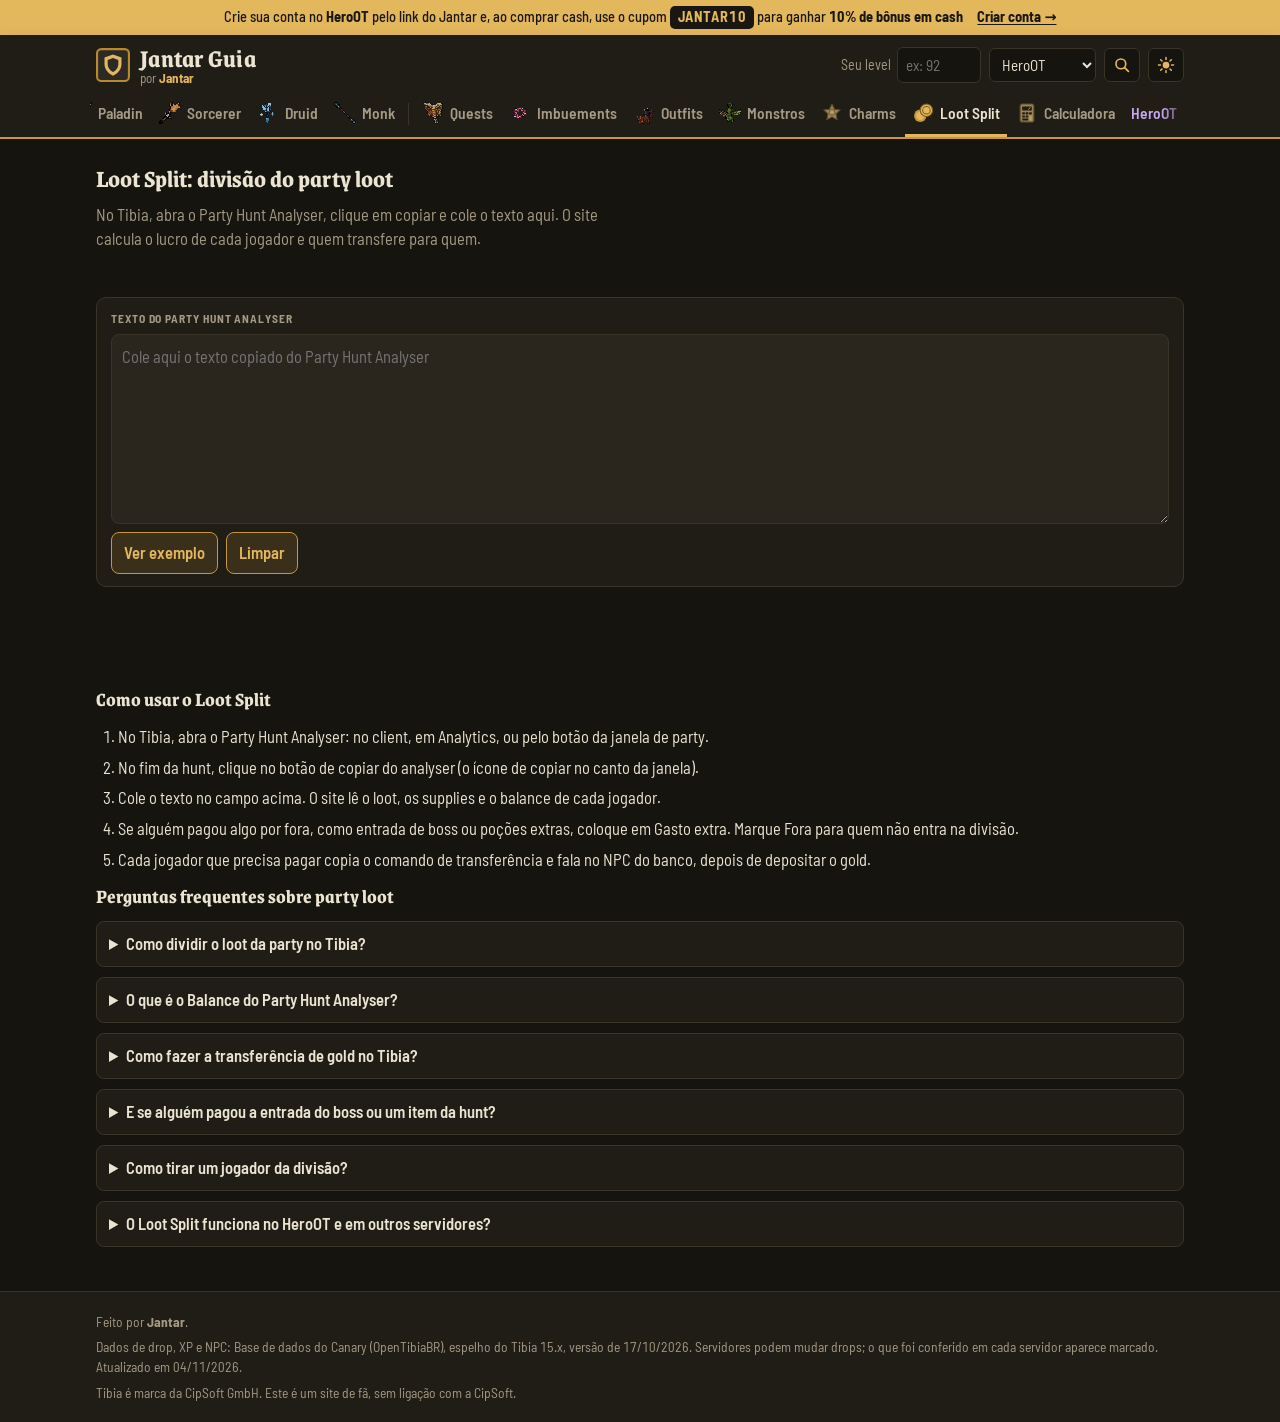
<file: lootsplit/index.html>
<!doctype html>
<html lang="pt-BR">
<script>document.documentElement.classList.add("js");try{if(localStorage.getItem("tema")==="light")document.documentElement.dataset.theme="light"}catch(e){}</script>
<head>
<meta charset="utf-8">
<base href="/">
<meta name="viewport" content="width=device-width,initial-scale=1,viewport-fit=cover">
<title>Loot Split: dividir o party loot no Tibia | Jantar Guia</title>
<meta name="description" content="Divida o party loot da hunt: cole o texto do Party Hunt Analyser do Tibia e veja quanto cada jogador recebe e quem transfere para quem.">
<link rel="canonical" href="https://jantarguia.com.br/lootsplit/">
<link rel="icon" href="favicon.ico" sizes="any">
<link rel="icon" href="favicon.svg" type="image/svg+xml">
<link rel="apple-touch-icon" href="apple-touch-icon.png">
<meta name="theme-color" content="#1c1b19">
<meta property="og:type" content="website">
<meta property="og:site_name" content="Jantar Guia">
<meta property="og:locale" content="pt_BR">
<meta property="og:url" content="https://jantarguia.com.br/lootsplit/">
<meta property="og:title" content="Loot Split: dividir o party loot no Tibia | Jantar Guia">
<meta property="og:description" content="Divida o party loot da hunt: cole o texto do Party Hunt Analyser do Tibia e veja quanto cada jogador recebe e quem transfere para quem.">
<meta property="og:image" content="https://jantarguia.com.br/og-image.jpg">
<meta property="og:image:width" content="1200">
<meta property="og:image:height" content="630">
<meta property="og:image:alt" content="Jantar Guia: a rota do Tibia do level 8 ao 1000">
<meta name="twitter:card" content="summary_large_image">
<meta name="twitter:image" content="https://jantarguia.com.br/og-image.jpg">
<script type="application/ld+json">{"@context":"https://schema.org","@graph":[{"@type":"BreadcrumbList","itemListElement":[{"@type":"ListItem","position":1,"name":"Início","item":"https://jantarguia.com.br/"},{"@type":"ListItem","position":2,"name":"Loot Split","item":"https://jantarguia.com.br/lootsplit/"}]},{"@type":"FAQPage","mainEntity":[{"@type":"Question","name":"Como dividir o loot da party no Tibia?","acceptedAnswer":{"@type":"Answer","text":"Copie o texto do Party Hunt Analyser no fim da hunt e cole no Loot Split. O site soma o balance de todos (loot menos supplies), divide igual entre os jogadores e mostra quem transfere quanto para quem, já com o comando pronto."}},{"@type":"Question","name":"O que é o Balance do Party Hunt Analyser?","acceptedAnswer":{"@type":"Answer","text":"É o lucro de cada jogador na hunt: o valor do loot que ficou com ele menos o que ele gastou de supplies (poções, runas, munição). O Loot Split usa o balance para dividir o lucro igual entre todos."}},{"@type":"Question","name":"Como fazer a transferência de gold no Tibia?","acceptedAnswer":{"@type":"Answer","text":"Deposite o gold no banco e fale com qualquer NPC de banco: diga hi, depois o comando transfer, o valor e o nome do jogador (por exemplo: transfer 400000 to Nome). Confirme com yes."}},{"@type":"Question","name":"E se alguém pagou a entrada do boss ou um item da hunt?","acceptedAnswer":{"@type":"Answer","text":"Coloque o valor em Gasto extra na linha desse jogador. O site desconta esse gasto antes de dividir, e quem pagou recebe de volta na divisão."}},{"@type":"Question","name":"Como tirar um jogador da divisão?","acceptedAnswer":{"@type":"Answer","text":"Marque a caixa Fora na linha dele. O lucro é dividido só entre quem ficou, e o que ele tiver de balance entra na conta de quem transfere."}},{"@type":"Question","name":"O Loot Split funciona no HeroOT e em outros servidores?","acceptedAnswer":{"@type":"Answer","text":"Sim. Funciona em qualquer servidor que tenha o Party Hunt Analyser do client do Tibia, como o HeroOT. Se o texto copiado vier diferente, mande para o Jantar que o site é ajustado."}}]}]}</script>
<link rel="preload" href="/fonts/grenze.woff2" as="font" type="font/woff2" crossorigin>
<link rel="preload" href="/fonts/barlow-semi-condensed-400.woff2" as="font" type="font/woff2" crossorigin>
<style id="css">@font-face{font-family:'Grenze';font-style:normal;font-weight:500 700;font-display:swap;src:url(/fonts/grenze.woff2) format('woff2');unicode-range:U+0000-00FF, U+0131, U+0152-0153, U+02BB-02BC, U+02C6, U+02DA, U+02DC, U+0304, U+0308, U+0329, U+2000-206F, U+20AC, U+2122, U+2191, U+2193, U+2212, U+2215, U+FEFF, U+FFFD} @font-face{font-family:'Barlow Semi Condensed';font-style:normal;font-weight:400;font-display:swap;src:url(/fonts/barlow-semi-condensed-400.woff2) format('woff2');unicode-range:U+0000-00FF, U+0131, U+0152-0153, U+02BB-02BC, U+02C6, U+02DA, U+02DC, U+0304, U+0308, U+0329, U+2000-206F, U+20AC, U+2122, U+2191, U+2193, U+2212, U+2215, U+FEFF, U+FFFD} @font-face{font-family:'Barlow Semi Condensed';font-style:normal;font-weight:500;font-display:swap;src:url(/fonts/barlow-semi-condensed-500.woff2) format('woff2');unicode-range:U+0000-00FF, U+0131, U+0152-0153, U+02BB-02BC, U+02C6, U+02DA, U+02DC, U+0304, U+0308, U+0329, U+2000-206F, U+20AC, U+2122, U+2191, U+2193, U+2212, U+2215, U+FEFF, U+FFFD} @font-face{font-family:'Barlow Semi Condensed';font-style:normal;font-weight:600;font-display:swap;src:url(/fonts/barlow-semi-condensed-600.woff2) format('woff2');unicode-range:U+0000-00FF, U+0131, U+0152-0153, U+02BB-02BC, U+02C6, U+02DA, U+02DC, U+0304, U+0308, U+0329, U+2000-206F, U+20AC, U+2122, U+2191, U+2193, U+2212, U+2215, U+FEFF, U+FFFD} @font-face{font-family:'Barlow Semi Condensed';font-style:normal;font-weight:700;font-display:swap;src:url(/fonts/barlow-semi-condensed-700.woff2) format('woff2');unicode-range:U+0000-00FF, U+0131, U+0152-0153, U+02BB-02BC, U+02C6, U+02DA, U+02DC, U+0304, U+0308, U+0329, U+2000-206F, U+20AC, U+2122, U+2191, U+2193, U+2212, U+2215, U+FEFF, U+FFFD} :root{ --bg:#16140f; --panel:#201d17; --panel-2:#2a261e; --ink:#ece4d2; --muted:#a59a85; --line:#3a3428; --gold:#e3b75c; --gold-2:#c7973a; --gold-soft:#3a2f1a; --slot:#100f0c; --slot-hi:#4a463d; --slot-lo:#060504; --srv:#c7a6f2; --srv-soft:#2c2338; --here:#82cfa2; --here-soft:#1c3226; --common:#7ccb8f; --uncommon:#86b2f2; --rare:#f2b45c; --display:"Grenze",Georgia,serif; --body:"Barlow Semi Condensed","Arial Narrow",system-ui,sans-serif; --mono:"Barlow Semi Condensed","Arial Narrow",system-ui,sans-serif; color-scheme:dark; } :root[data-theme="light"]{ --bg:#f3f0e8; --panel:#fffdf8; --panel-2:#ebe5d8; --ink:#231d14; --muted:#6a6152; --line:#d9d0bd; --gold:#8f6410; --gold-2:#b98a2a; --gold-soft:#f3e6c6; --slot:#2b2a27; --slot-hi:#57544d; --slot-lo:#141311; --srv:#6b3fa0; --srv-soft:#efe7f8; --here:#2f6b4f; --here-soft:#dcecdf; --common:#3f7d4f; --uncommon:#3567a8; --rare:#b06a10; color-scheme:light; } *{box-sizing:border-box} [hidden]{display:none!important} html{-webkit-text-size-adjust:100%} body{background:var(--bg);color:var(--ink);font-family:var(--body);font-size:16.5px;line-height:1.45;margin:0;font-variant-numeric:tabular-nums} a{color:var(--gold)} .wrap{max-width:1120px;margin:0 auto;padding-left:max(16px,env(safe-area-inset-left,0px));padding-right:max(16px,env(safe-area-inset-right,0px))} .bar{position:sticky;top:0;z-index:5;background:var(--panel);border-bottom:2px solid var(--gold-2);padding-top:env(safe-area-inset-top,0px);box-shadow:0 2px 12px rgb(0 0 0 / .08)} .bar .wrap{padding-block:12px 10px;display:flex;flex-direction:column;gap:10px} .top{display:flex;align-items:center;justify-content:space-between;gap:12px;flex-wrap:wrap} .brand{display:flex;align-items:center;gap:10px;text-decoration:none;color:var(--ink)} .brand-mark{width:34px;height:34px;flex:none} .brand-txt{display:flex;flex-direction:column;line-height:1.05} .brand-name{font-family:var(--display);font-weight:700;font-size:1.6rem;letter-spacing:.01em} .by{font-size:.82rem;color:var(--muted)}.by b{color:var(--gold)} .ctrls{display:flex;gap:10px;flex-wrap:wrap;align-items:center} .theme{font:inherit;font-size:.85rem;border:1px solid var(--line);background:var(--bg);color:var(--ink);border-radius:6px;padding:6px 10px;cursor:pointer} .theme:hover{border-color:var(--gold-2)} .filter-note{display:flex;gap:10px;flex-wrap:wrap;align-items:center;font-size:.9rem;color:var(--muted);background:var(--panel);border:1px dashed var(--gold-2);border-radius:8px;padding:8px 12px} .filter-note button{font:inherit;font-size:.9rem;background:none;border:0;color:var(--gold);text-decoration:underline;cursor:pointer;padding:0} .field{display:flex;align-items:center;gap:6px;font-size:.88rem;color:var(--muted)} .field input,.field select{font:inherit;font-size:.95rem;padding:6px 8px;border:1px solid var(--line);border-radius:6px;background:var(--bg);color:var(--ink)} .field input{width:5.5em;font-family:var(--mono)} .tabs,.chips{display:flex;gap:6px;overflow-x:auto;scrollbar-width:none;padding-bottom:2px} .tabs::-webkit-scrollbar,.chips::-webkit-scrollbar{display:none} .tab,.chip{flex:none;border:1px solid var(--line);background:var(--bg);color:var(--ink);border-radius:999px;padding:6px 14px;font:inherit;font-weight:500;cursor:pointer;text-decoration:none;display:inline-flex;align-items:center;gap:6px} .tab:hover,.chip:hover{border-color:var(--gold-2)} .tab[aria-current="page"]{background:var(--ink);color:var(--bg);border-color:var(--ink)} .tab.srv{border-color:var(--srv);color:var(--srv)} .tab.srv[aria-current="page"]{background:var(--srv);color:var(--panel)} .chip{padding:4px 12px;font-size:.9rem} .chip[aria-pressed="true"]{background:var(--gold-soft);border-color:var(--gold)} :is(.tab,.chip,.theme,input,select,a,button):focus-visible{outline:2px solid var(--gold);outline-offset:2px} main .wrap{padding-block:22px 44px;display:flex;flex-direction:column;gap:30px} h1,h2{font-family:var(--display);margin:0;text-wrap:balance} .page-h{display:flex;flex-direction:column;gap:6px} .page-h h1{font-size:1.55rem} .intro{color:var(--muted);margin:0;max-width:68ch} .loading{color:var(--muted)} .legend{display:flex;gap:16px;flex-wrap:wrap;font-size:.85rem;color:var(--muted);align-items:center} .notice{background:var(--srv-soft);border:1px solid var(--srv);border-radius:10px;padding:12px 14px;display:flex;flex-direction:column;gap:4px;max-width:80ch} .notice b,.notice a{color:var(--srv)} .tier{display:flex;flex-direction:column;gap:14px} .tier-h{display:flex;align-items:center;gap:12px;flex-wrap:wrap} .lvl-badge{font-family:var(--display);font-weight:700;font-size:1.05rem;background:var(--slot);color:var(--gold);border:1px solid var(--gold-2);border-radius:6px;padding:3px 12px;box-shadow:inset 1px 1px 0 var(--slot-hi),inset -1px -1px 0 var(--slot-lo);font-variant-numeric:tabular-nums} .tier-h h2{font-size:1.15rem;color:var(--muted);font-weight:500} .rule{flex:1;height:1px;background:var(--line);min-width:20px} .here{font-size:.75rem;font-weight:700;color:var(--here);background:var(--here-soft);border-radius:999px;padding:3px 10px;letter-spacing:.05em;text-transform:uppercase} .grid{display:grid;grid-template-columns:repeat(auto-fill,minmax(300px,1fr));gap:14px} .card{background:var(--panel);border:1px solid var(--line);border-radius:10px;padding:14px;display:flex;flex-direction:column;gap:10px;min-width:0} .card:hover{border-color:var(--gold-2)} .head{display:flex;gap:12px;align-items:center;min-width:0} .head-txt{display:flex;flex-direction:column;gap:2px;min-width:0} .slot{flex:none;width:56px;height:56px;display:grid;place-items:center;background:var(--slot);border-radius:4px;box-shadow:inset 2px 2px 0 var(--slot-lo),inset -2px -2px 0 var(--slot-hi),0 0 0 1px var(--slot-lo)} .slot img{width:32px;height:32px;image-rendering:pixelated;transform:scale(1.5)} .slot.big{width:84px;height:84px} .slot.big img{width:auto;height:auto;max-width:64px;max-height:64px;transform:none} .meta{font-size:.75rem;color:var(--muted);text-transform:uppercase;letter-spacing:.07em} .name{font-family:var(--display);font-weight:700;font-size:1.15rem;color:var(--ink);text-decoration:none;line-height:1.15} a.name:hover{color:var(--gold)} .stats-line{display:flex;gap:8px;flex-wrap:wrap;align-items:center} .req{font-family:var(--mono);font-size:.75rem;color:var(--gold);border:1px solid var(--gold-2);border-radius:4px;padding:0 6px} .req.none{color:var(--muted);border-color:var(--line)} .attr{font-family:var(--mono);font-size:.75rem;color:var(--muted)} .how{display:flex;flex-direction:column;gap:8px;border-top:1px dashed var(--line);padding-top:10px} .how-t{font-size:.72rem;text-transform:uppercase;letter-spacing:.08em;color:var(--muted);font-weight:700} .src{display:grid;grid-template-columns:auto 1fr auto;gap:2px 10px;align-items:center;font-size:.92rem} .mon-ico{width:32px;height:32px;object-fit:contain;image-rendering:pixelated;grid-row:span 2} .src .m{font-weight:700;min-width:0} .src .c{font-family:var(--mono);font-size:.82rem;display:flex;align-items:center;gap:5px;justify-self:end} .src .w{grid-column:2/-1;color:var(--muted);font-size:.84rem} .boss-tag{display:inline-block;font-size:.68rem;font-weight:700;letter-spacing:.06em;text-transform:uppercase;color:#fff;background:#9b3b2f;border-radius:4px;padding:1px 6px;margin-right:2px;vertical-align:1px} .dot{width:9px;height:9px;border-radius:50%;display:inline-block;flex:none} .common{background:var(--common)}.uncommon{background:var(--uncommon)}.rare{background:var(--rare)} .line{font-size:.9rem}.line b{font-weight:700} .tip{font-size:.9rem;color:var(--muted);margin:0;padding-left:10px;border-left:2px solid var(--gold-2)} .srvnote{font-size:.9rem;background:var(--srv-soft);border-left:3px solid var(--srv);padding:6px 8px;border-radius:4px} .links{display:flex;gap:14px;font-size:.9rem;flex-wrap:wrap} .sys{display:grid;grid-template-columns:repeat(auto-fill,minmax(260px,1fr));gap:12px} .foot{border-top:1px solid var(--line);color:var(--muted);font-size:.85rem;background:var(--panel)} .foot .wrap{padding-block:20px calc(20px + env(safe-area-inset-bottom,0px));display:flex;flex-direction:column;gap:6px} @media (max-width:520px){.grid{grid-template-columns:1fr}} @media (prefers-reduced-motion:no-preference){.tier{transition:opacity .2s}.card{transition:border-color .15s}} .home-hero{display:flex;flex-wrap:wrap;align-items:flex-end;justify-content:space-between;gap:20px;padding-block:8px 6px;border-bottom:1px solid var(--line);padding-bottom:24px} .home-hero-txt{display:flex;flex-direction:column;gap:10px;min-width:0} .home-hero h1{font-family:var(--display);font-weight:700;font-size:clamp(2rem,5vw,3rem);line-height:1.02;margin:0;max-width:18ch;text-wrap:balance} .home-hero p{margin:0;color:var(--muted);max-width:56ch;font-size:1.05rem} .stats{display:flex;gap:26px;flex-wrap:wrap} .stat{display:flex;flex-direction:column} .stat b{font-family:var(--display);font-size:2rem;color:var(--gold);line-height:1} .stat span{font-size:.8rem;color:var(--muted);text-transform:uppercase;letter-spacing:.07em} .home-block{display:flex;flex-direction:column;gap:14px} .block-h{font-size:1.5rem} .paths{display:grid;grid-template-columns:repeat(auto-fit,minmax(280px,1fr));gap:14px} .path{all:unset;box-sizing:border-box;cursor:pointer;display:flex;flex-direction:column;gap:8px;padding:20px;border-radius:12px;background:var(--panel);border:1px solid var(--line);border-top:4px solid var(--gold-2);color:var(--ink);text-decoration:none;min-width:0} .path:hover{border-color:var(--gold-2)} .path:focus-visible{outline:2px solid var(--gold);outline-offset:2px} .srv-path{border-top-color:var(--srv)} .srv-path:hover{border-color:var(--srv)} .path-kicker{font-size:.75rem;text-transform:uppercase;letter-spacing:.09em;color:var(--muted);font-weight:700} .path-title{font-family:var(--display);font-weight:700;font-size:1.9rem;line-height:1} .path-txt{color:var(--muted);max-width:52ch} .path-tags{display:flex;gap:6px;flex-wrap:wrap} .pill{font-size:.82rem;border:1px solid var(--line);border-radius:999px;padding:2px 10px;color:var(--ink)} .pill.srv{border-color:var(--srv);color:var(--srv);font-weight:600} .path-go{margin-top:auto;padding-top:6px;font-weight:700;color:var(--gold)} .srv-path .path-go{color:var(--srv)} .vocs{display:grid;grid-template-columns:repeat(auto-fill,minmax(300px,1fr));gap:12px} .voc{display:flex;gap:14px;align-items:center;padding:14px;border-radius:10px;background:var(--panel);border:1px solid var(--line);text-decoration:none;color:var(--ink);min-width:0} .voc:hover{border-color:var(--gold-2)} .voc .slot.big img{width:32px;height:32px;max-width:none;max-height:none;transform:scale(2);image-rendering:pixelated} .voc-txt{display:flex;flex-direction:column;gap:4px;min-width:0} .voc-desc{font-size:.92rem;color:var(--muted)} @media (max-width:520px){.home-hero h1{font-size:2rem}.stats{gap:18px}.vocs,.paths{grid-template-columns:1fr}} .quest{gap:10px} .q-head{display:flex;justify-content:space-between;align-items:baseline;gap:10px} .q-txt{margin:0;color:var(--ink)} .q-warn{font-size:.88rem;font-weight:700;color:var(--rare);border-left:3px solid var(--rare);padding-left:8px} .q-items{display:flex;flex-wrap:wrap;gap:6px} .q-item{display:inline-flex;align-items:center;gap:4px;font-size:.88rem;background:var(--bg);border:1px solid var(--line);border-radius:6px;padding:2px 8px 2px 4px} .q-ico{width:24px;height:24px;image-rendering:pixelated} .foot-note{font-size:.85rem;color:var(--muted);margin:0} .grid:has(> .quest){align-items:start} .quest.has-outfit{border-color:var(--gold-2);box-shadow:0 0 0 1px var(--gold-2),0 6px 24px -12px var(--gold-2);background:linear-gradient(180deg,var(--gold-soft),var(--panel) 90px)} .outfit-badge{display:flex;align-items:center;gap:10px;padding:8px 10px;border-radius:8px;background:var(--slot);border:1px solid var(--gold-2);color:#e3b75c} .outfit-badge small{display:block;font-size:.7rem;text-transform:uppercase;letter-spacing:.08em;color:#a59a85} .outfit-badge b{font-family:var(--display);font-size:1.25rem;line-height:1.05} .outfit-ico{font-size:1.4rem;line-height:1} .chip-outfit[aria-pressed="true"]{background:var(--slot);color:#e3b75c;border-color:var(--gold-2)} .q-det{border-top:1px dashed var(--line);padding-top:8px} .q-det summary{cursor:pointer;font-weight:700;color:var(--gold);list-style:none;display:flex;align-items:center;gap:6px} .q-det summary::-webkit-details-marker{display:none} .q-det summary::before{content:"▸";transition:transform .15s} .q-det[open] summary::before{transform:rotate(90deg)} .q-det dl{display:grid;grid-template-columns:repeat(3,minmax(0,1fr));gap:8px 12px;margin:10px 0 0} .q-det dl>div{min-width:0} .q-det .wide{grid-column:1/-1} .q-det dt{font-size:.72rem;text-transform:uppercase;letter-spacing:.08em;color:var(--muted);font-weight:700} .q-det dd{margin:2px 0 0;font-size:.95rem} .look-switch .chip{font-size:1rem;padding:6px 16px} .look-bar{display:flex;flex-wrap:wrap;gap:10px;align-items:center;justify-content:space-between} .look-bar .chips{flex-wrap:wrap} .look-search input{width:14em;font-family:var(--body)} .look-grid{align-items:start} .look-slot img{width:64px!important;height:64px!important;max-width:none!important;max-height:none!important;transform:none!important;object-fit:contain;image-rendering:pixelated} .look .q-txt{font-size:.95rem} .badge-pic{flex:none;width:64px;height:64px;display:grid;place-items:center;border-radius:6px;background:#0b0a08;box-shadow:inset 1px 1px 0 #000,inset -1px -1px 0 #3a362e} .badge-pic img{width:64px;height:64px;object-fit:contain;image-rendering:pixelated} .mount-badge em{display:block;font-style:normal;font-size:.82rem;color:#c9bfa9;margin-top:2px;line-height:1.3} .mode-switch{margin-top:-14px} .muted{color:var(--muted);margin:0;font-size:.92rem} .resumo{background:var(--panel);border:1px solid var(--gold-2);border-radius:12px;padding:18px;display:flex;flex-direction:column;gap:16px} .resumo-h{display:flex;flex-direction:column;gap:2px} .resumo-h h2{font-size:1.5rem} .resumo-grid{display:grid;grid-template-columns:repeat(auto-fit,minmax(230px,1fr));gap:12px} .rbox{background:var(--bg);border:1px solid var(--line);border-radius:8px;padding:12px;display:flex;flex-direction:column;gap:6px} .rbox p,.rbox ul{margin:0;font-size:.95rem} .rbox ul{padding-left:18px;display:flex;flex-direction:column;gap:3px} .linha-wrap{display:flex;flex-direction:column;gap:8px} .linha{list-style:none;margin:0;padding:0;display:grid;grid-template-columns:repeat(auto-fill,minmax(150px,1fr));gap:8px;counter-reset:l} .linha a{display:flex;flex-direction:column;gap:2px;height:100%;text-decoration:none;color:var(--ink);background:var(--bg);border:1px solid var(--line);border-left:3px solid var(--gold-2);border-radius:6px;padding:8px 10px;font-size:.88rem;line-height:1.25} .linha a:hover{border-color:var(--gold)} .linha b{font-family:var(--display);color:var(--gold);font-size:1.1rem} .linha b::before{content:"lvl ";font-family:var(--body);font-size:.75rem;color:var(--muted);font-weight:500} .steps{display:flex;flex-direction:column;gap:34px} .step{display:flex;flex-direction:column;gap:12px;scroll-margin-top:190px} .step-h{display:flex;align-items:center;gap:10px;flex-wrap:wrap} .step-n{width:30px;height:30px;border-radius:50%;display:grid;place-items:center;font-family:var(--display);font-weight:700;background:var(--gold);color:var(--bg);flex:none} .step-obj{margin:0;font-size:1.08rem;font-weight:600;max-width:75ch} .step.is-here .step-n{background:var(--here)} .step-grid{display:grid;grid-template-columns:repeat(auto-fit,minmax(320px,1fr));gap:12px} .sbox{background:var(--panel);border:1px solid var(--line);border-radius:10px;padding:12px 14px;display:flex;flex-direction:column;gap:8px;min-width:0} .how-t.t2{margin-top:6px} .hrow,.irow summary{display:flex;gap:10px;align-items:flex-start} .hrow + .hrow,.irow + .irow{border-top:1px dashed var(--line);padding-top:8px} .hrow-txt,.irow-txt{display:flex;flex-direction:column;gap:1px;min-width:0;flex:1} .hrow-txt b,.irow-txt b{font-size:1.02rem} .hrow-onde{font-size:.92rem} .hrow-nota,.irow-w{font-size:.86rem;color:var(--muted)} .hrow .slot,.irow .slot{width:44px;height:44px} .hrow .slot img,.irow .slot img{transform:none;max-width:40px;max-height:40px;width:auto;height:auto} .irow summary{cursor:pointer;list-style:none} .irow summary::-webkit-details-marker{display:none} .irow-more{flex:none;width:24px;height:24px;border:1px solid var(--line);border-radius:6px;display:grid;place-items:center;color:var(--muted);font-weight:700;align-self:center} .irow[open] .irow-more{transform:rotate(45deg);color:var(--gold);border-color:var(--gold-2)} .irow-body{margin-top:8px} .irow-body .card{background:var(--bg)} .srow{display:grid;grid-template-columns:2.2em 1fr auto;gap:0 10px;align-items:baseline;padding:5px 0;font-size:.93rem} .srow + .srow{border-top:1px dashed var(--line)} .srow .s-lv{font-family:var(--display);color:var(--muted);text-align:right} .srow .s-n{display:flex;flex-wrap:wrap;gap:0 8px;align-items:baseline;min-width:0} .srow code{font-family:var(--mono);font-size:.85rem;color:var(--muted);font-style:italic} .srow .s-p{font-size:.85rem;white-space:nowrap} .srow .s-npc{grid-column:2/-1;font-size:.8rem;color:var(--muted)} .srow.ess .s-lv{color:var(--gold)} .srow.ess .s-n b{color:var(--gold)} .more summary{cursor:pointer;color:var(--gold);font-size:.9rem;padding:6px 0} .q-links{display:flex;flex-wrap:wrap;gap:6px} .q-links .pill{text-decoration:none} .q-links .pill small{color:var(--muted)} .pill-gold{border-color:var(--gold-2);color:var(--gold)} .step-treino{margin:0;font-size:.95rem} @media (max-width:520px){.step-grid{grid-template-columns:1fr}.resumo{padding:14px}.step{scroll-margin-top:230px}} .step-obj .obj-w{display:block;font-weight:500} .step-obj .obj-w + .obj-w{margin-top:3px} .step-obj .obj-w b{color:var(--gold)} .linha-w{font-family:var(--display);font-weight:700;color:var(--gold);margin-top:4px} .hrow-yt{display:inline-flex;align-items:center;gap:5px;align-self:flex-start;margin-top:4px;font-size:.84rem;font-weight:600;text-decoration:none;color:var(--ink);border:1px solid var(--line);border-radius:999px;padding:2px 10px 2px 7px} .hrow-yt svg{width:14px;height:14px;color:#e5483b} .hrow-yt:hover{border-color:var(--gold-2);color:var(--gold)} .yt-mini{color:var(--gold);font-weight:600;text-decoration:none;white-space:nowrap} .yt-mini::before{content:"▶ ";color:#e5483b;font-size:.8em} .yt-mini:hover{text-decoration:underline} .quest .hrow-yt{margin-top:0} .slot.place svg{width:22px;height:22px;color:var(--gold)} .imbu-rec{display:grid;grid-template-columns:repeat(auto-fill,minmax(240px,1fr));gap:10px} .imbu-what{color:var(--gold);font-size:1.02rem} .imbu-info{display:grid;grid-template-columns:minmax(220px,1fr) 2fr;gap:12px} .imbu-info ul{margin:0;padding-left:18px;display:flex;flex-direction:column;gap:4px;font-size:.93rem} .imbu-lv{display:flex;flex-direction:column;gap:8px;border-top:1px dashed var(--line);padding-top:10px} .imbu-lv > div{display:flex;flex-direction:column;gap:1px} .imbu-items{font-size:.84rem;color:var(--muted)} @media (max-width:640px){.imbu-info{grid-template-columns:1fr}} .bar .wrap{padding-block:10px 0;gap:8px} .sr{position:absolute;width:1px;height:1px;overflow:hidden;clip:rect(0 0 0 0)} .ctrls{gap:8px;flex-wrap:nowrap} .field.lvl span{white-space:nowrap} .field select{max-width:9.5em} .theme{width:36px;height:34px;padding:0;display:grid;place-items:center;flex:none} .theme svg{width:18px;height:18px;color:var(--gold)} .tabs{gap:2px;align-items:stretch;margin-inline:-6px;padding-inline:6px;padding-bottom:0} .tabs.over{-webkit-mask-image:linear-gradient(90deg,#000 calc(100% - 28px),transparent);mask-image:linear-gradient(90deg,#000 calc(100% - 28px),transparent)} .tab-group{display:flex;gap:2px;flex:none} .tab{border:0;border-radius:0;background:none;color:var(--muted);padding:8px 7px 10px;border-bottom:3px solid transparent;font-weight:600;gap:6px;font-size:.97rem;transition:color .15s,border-color .15s} .tab:hover{color:var(--ink);border-bottom-color:var(--line)} .tab[aria-current="page"]{background:none;color:var(--ink);border-bottom-color:var(--gold)} .tab-ico{width:22px;height:22px;object-fit:contain;image-rendering:pixelated;flex:none} .tab:not([aria-current="page"]) .tab-ico{filter:saturate(.6) brightness(.85)} .tab-svg{width:18px;height:18px;flex:none} .tab-sep{flex:none;width:1px;background:var(--line);margin:9px 4px 12px} .tab.srv{color:var(--srv);border-bottom-color:transparent} .tab.srv[aria-current="page"]{background:none;color:var(--srv);border-bottom-color:var(--srv)} .bar .chips{padding-block:2px 10px} .bar .chips[hidden]+*{display:none} @media (max-width:640px){ .top{flex-wrap:wrap;row-gap:8px} .ctrls{width:100%} .field.lvl{flex:1} .field.lvl input{width:100%;min-width:4em} .field select{max-width:none} .tab{padding:8px 8px 10px} } .imbu-items{display:flex;flex-wrap:wrap;gap:5px;margin-top:4px} .imbu-it{font-size:.85rem;color:var(--ink);background:var(--gold-soft);border:1px solid var(--gold-2);border-radius:6px;padding:2px 8px;line-height:1.35} .imbu-it b{color:var(--gold);font-family:var(--display);margin-right:2px} .imbu-it.novo::after{content:"novo";margin-left:6px;font-size:.68rem;font-weight:700;text-transform:uppercase;letter-spacing:.05em;color:var(--bg);background:var(--gold);border-radius:4px;padding:0 4px;vertical-align:1px} .imbu-lv > div:first-child .imbu-it.novo::after{display:none} .rec-cost{display:flex;flex-direction:column;gap:8px;border-top:1px dashed var(--line);padding-top:8px;margin-top:2px} .rec-line{display:flex;flex-direction:column;gap:2px} .rec-line > a{font-size:.82rem;font-weight:700;color:var(--gold);text-decoration:none;text-transform:uppercase;letter-spacing:.05em} .rec-line > a:hover{text-decoration:underline} .rec-note{font-size:.84rem;color:var(--muted)} .imbu-it.gt{background:var(--slot);border-style:dashed;color:var(--muted)} .card.imbu,.tier{scroll-margin-top:130px} .rec-cost{flex-direction:row;flex-wrap:wrap;gap:6px} .rec-chip{display:inline-flex;align-items:center;gap:6px;text-decoration:none;color:var(--ink);background:var(--bg);border:1px solid var(--gold-2);border-radius:6px;padding:3px 8px;font-size:.86rem} .rec-chip:hover{background:var(--gold-soft)} .rec-chip b{color:var(--gold)} .gt-n{font-weight:600} .rec-see{color:var(--muted)} .topcupom{background:var(--gold);color:#1a1712;font-size:.9rem;font-weight:500} .topcupom .wrap{display:flex;align-items:center;justify-content:center;gap:6px 14px;flex-wrap:wrap;padding-block:6px} .topcupom a{color:#1a1712;font-weight:700;text-decoration:underline;text-underline-offset:2px} .tb-code{font:inherit;font-weight:800;letter-spacing:.06em;background:#1a1712;color:var(--gold);border:0;border-radius:5px;padding:1px 8px;cursor:pointer} .tb-code.copied{background:#2e6b3a;color:#fff} .promo{display:flex;align-items:center;justify-content:space-between;gap:16px 24px;flex-wrap:wrap;background:linear-gradient(120deg,var(--panel),var(--gold-soft));border:2px solid var(--gold);border-radius:12px;padding:18px 20px} .promo h2{margin:2px 0 4px;font-size:1.35rem} .promo p{margin:0;color:var(--muted)} .promo.big h2{font-size:1.6rem} .promo-act{display:flex;gap:10px;flex-wrap:wrap;align-items:stretch} .promo-code{display:flex;flex-direction:column;align-items:center;justify-content:center;gap:0;font:inherit;cursor:pointer;background:var(--bg);color:var(--ink);border:2px dashed var(--gold);border-radius:10px;padding:6px 18px;min-width:150px} .promo-code span{font-size:.75rem;text-transform:uppercase;letter-spacing:.08em;color:var(--muted)} .promo-code b{font-family:var(--display);font-size:1.7rem;color:var(--gold);letter-spacing:.06em;line-height:1.1} .promo-code .copy-lbl{color:var(--gold)} .promo-code.copied{border-style:solid;border-color:#3f9c55} .promo-code.copied .copy-lbl{color:#3f9c55} .promo-btn{display:flex;align-items:center;justify-content:center;background:var(--gold);color:#1a1712;font-weight:700;font-size:1.05rem;text-decoration:none;border-radius:10px;padding:10px 20px} .promo-btn:hover{filter:brightness(1.08)} @media (max-width:640px){.promo-act,.promo-code,.promo-btn{width:100%}.promo.big h2{font-size:1.3rem}} .promo-bonus{color:var(--gold)} .promo-steps{margin:4px 0 0;padding-left:20px;color:var(--ink);display:flex;flex-direction:column;gap:3px} .promo-btn.discord{background:#5865f2;color:#fff;gap:8px} .promo-btn.discord svg{width:20px;height:20px} .set-bar{display:flex;flex-direction:column;gap:8px;margin:0 0 12px} .set-row{display:grid;grid-template-columns:repeat(auto-fill,minmax(96px,1fr));gap:8px} .set-slot{display:flex;flex-direction:column;align-items:center;gap:5px;text-align:center;background:var(--panel);border:1px solid var(--line);border-radius:8px;padding:8px 6px;min-width:0} .set-slot b{font-size:.82rem;font-weight:600;line-height:1.15;overflow-wrap:anywhere} .set-slot.novo{border-color:var(--gold-2);background:var(--gold-soft)} .set-slot.vazio{opacity:.55} .set-slot.vazio b{font-weight:500;color:var(--muted)} .loading { display: none; } .prerender { padding: 24px 0; line-height: 1.5; } .prerender h1, .prerender h2, .prerender h3 { margin: 1em 0 .4em; } .prerender ul { padding-left: 20px; } .loot-box{margin-top:16px} #lootxt{width:100%;box-sizing:border-box;resize:vertical;background:var(--panel-2);color:var(--ink);border:1px solid var(--line);border-radius:8px;padding:10px;font:inherit} .loot-acts{display:flex;gap:8px;flex-wrap:wrap} .loot-btn{background:var(--gold-soft);color:var(--gold);border:1px solid var(--gold-2);border-radius:8px;padding:8px 12px;min-height:38px;font:inherit;font-weight:600;cursor:pointer} .loot-btn.copied{background:var(--here-soft);color:var(--here);border-color:var(--here)} .loot-scroll{overflow-x:auto} .loot-t{width:100%;border-collapse:collapse;min-width:560px} .loot-t th{text-align:right;color:var(--muted);font-weight:600;padding:6px 8px;border-bottom:1px solid var(--line)} .loot-t td{text-align:right;padding:6px 8px;border-bottom:1px solid var(--line)} .loot-t th:first-child,.loot-t td:first-child{text-align:left} .loot-t small{color:var(--gold)} .loot-t tr.off td{opacity:.45} .loot-t input[type=number]{width:100px;box-sizing:border-box;background:var(--panel-2);color:var(--ink);border:1px solid var(--line);border-radius:6px;padding:6px;font:inherit;text-align:right} .loot-t input[type=checkbox]{width:20px;height:20px;accent-color:var(--gold)} .loot-sum{display:grid;grid-template-columns:repeat(auto-fit,minmax(180px,1fr));gap:12px} .loot-sum b{display:block;font-size:1.5rem;color:var(--here)} .loot-sum b.neg{color:var(--rare)} .loot-tr{display:flex;justify-content:space-between;align-items:center;gap:10px;flex-wrap:wrap;padding:8px 0;border-top:1px solid var(--line)} .hmode{display:inline-block;margin-left:6px;padding:0 6px;border-radius:999px;font-size:.72rem;font-weight:700;text-transform:none;letter-spacing:0;border:1px solid currentColor;vertical-align:1px} .hmode-solo{color:#4aa865} .hmode-pt{color:#d0843a} .hmode-ambos{color:var(--gold-2)} .hrow-xp{display:flex;flex-wrap:wrap;gap:2px 12px;font-size:.86rem;margin:2px 0} .hrow-xp .pos b{color:#4aa865} .hrow-xp .neg b{color:#d0564c} .hunt-src{font-size:.78rem;color:var(--muted);margin:10px 0 0;line-height:1.4} .calc-box{display:flex;flex-direction:column;gap:10px;margin-bottom:14px} .calc-box .t2{margin-top:6px} .calc-grid{display:grid;grid-template-columns:repeat(auto-fit,minmax(160px,1fr));gap:10px 12px;align-items:end} .calc-grid label{display:flex;flex-direction:column;gap:4px;min-width:0} .calc-grid label.wide{grid-column:1/-1} .calc-grid input:not([type=checkbox]),.calc-grid select{font:inherit;font-size:1rem;padding:9px 10px;min-height:42px;border:1px solid var(--line);border-radius:8px;background:var(--bg);color:var(--ink);width:100%;min-width:0;box-sizing:border-box} .calc-grid label.chk{flex-direction:row;align-items:center;gap:8px;min-height:42px;cursor:pointer} .calc-grid label.chk input{width:20px;height:20px;accent-color:var(--gold-2);flex:none} .seg{display:flex;flex-wrap:wrap;gap:8px} .seg-b{font:inherit;font-weight:600;border:1px solid var(--line);background:var(--bg);color:var(--ink);border-radius:999px;padding:8px 14px;min-height:40px;cursor:pointer} .seg-b[aria-pressed=true]{background:var(--gold-soft);color:var(--gold);border-color:var(--gold-2)} .calc-sum b{font-variant-numeric:tabular-nums} .calc-seg{display:flex;flex-wrap:wrap;align-items:center;gap:6px 12px;padding:8px 0;border-top:1px dashed var(--line)} .calc-seg .lvl-badge{font-size:.9rem;padding:2px 8px} .calc-seg-n{display:flex;flex-direction:column;flex:1 1 180px;min-width:0} .calc-seg-n small{color:var(--muted);font-size:.85rem} .calc-seg-v{font-size:.92rem;color:var(--muted);white-space:nowrap} .calc-seg-v b{color:var(--ink)} .calc-warn{flex-basis:100%;font-size:.82rem;color:var(--srv);background:var(--srv-soft);border-radius:6px;padding:6px 8px} .calc-rate{font-size:.88rem;margin:4px 0 0;line-height:1.5} .srv-info{display:grid;grid-template-columns:repeat(auto-fit,minmax(150px,1fr));gap:10px;margin:14px 0} .srv-info .stat{background:var(--panel);border:1px solid var(--line);border-radius:10px;padding:10px 12px;display:flex;flex-direction:column;gap:2px} .srv-info .stat span{font-size:.8rem;color:var(--muted)} .srv-info .stat b{font-size:1rem} .srv-rates{display:grid;grid-template-columns:repeat(auto-fit,minmax(200px,1fr));gap:12px;align-items:start} .st-t{width:100%;border-collapse:collapse;font-size:.92rem;font-variant-numeric:tabular-nums} .st-t th{text-align:left;font-size:.75rem;color:var(--muted);font-weight:600;padding:2px 0} .st-t td{padding:4px 0;border-top:1px dashed var(--line)} .st-t td:last-child,.st-t th:last-child{text-align:right} .st-t b{color:var(--gold)} .srv-news ul,.srv-rules{margin:0;padding-left:18px;display:flex;flex-direction:column;gap:4px} .ch-list{margin:0;padding-left:18px;display:flex;flex-direction:column;gap:6px} .ch-vocs{display:grid;grid-template-columns:repeat(auto-fit,minmax(240px,1fr));gap:12px} .ch-t td{vertical-align:top} .ch-t td.nw{white-space:nowrap} .theme svg{width:18px;height:18px;display:block} .busca{position:relative;padding-bottom:10px} .busca input{width:100%;box-sizing:border-box;font:inherit;font-size:1rem;padding:10px 12px;min-height:44px;border:1px solid var(--gold-2);border-radius:8px;background:var(--bg);color:var(--ink)} .busca-res{display:flex;flex-direction:column;max-height:min(60vh,460px);overflow:auto;margin-top:6px;border-radius:8px} .busca-it{all:unset;box-sizing:border-box;display:flex;align-items:center;gap:10px;padding:6px 8px;border-radius:8px;cursor:pointer;min-height:44px} .busca-it:hover,.busca-it.on,.busca-it:focus-visible{background:var(--gold-soft)} .busca-it .slot{width:36px;height:36px;flex:none} .busca-it .slot img{max-width:32px;max-height:32px;transform:none;width:auto;height:auto} .busca-txt{display:flex;flex-direction:column;min-width:0} .busca-txt b{white-space:nowrap;overflow:hidden;text-overflow:ellipsis} .busca-txt small{color:var(--muted);font-size:.8rem;white-space:nowrap;overflow:hidden;text-overflow:ellipsis} .busca-dica{color:var(--muted);font-size:.88rem;margin:6px 2px} details.irow.busca-alvo,.hrow.busca-alvo,.step.busca-alvo{outline:2px solid var(--gold-2);outline-offset:2px;border-radius:8px} main{min-height:100vh} .calc-hunt{color:inherit;text-decoration:none;display:inline-flex;align-items:baseline;gap:2px;min-height:24px} .calc-hunt b{text-decoration:underline;text-decoration-color:var(--gold-2);text-underline-offset:3px} .calc-hunt span{color:var(--gold)} .calc-hunt:hover b{color:var(--gold)} .fraq-pic{all:unset;cursor:pointer;border-radius:8px;flex:none} .fraq-pic:focus-visible{outline:2px solid var(--gold-2);outline-offset:2px} .fraq-btn{align-self:flex-start;font:inherit;font-size:.82rem;font-weight:600;color:var(--gold);background:none;border:1px solid var(--gold-2);border-radius:999px;padding:4px 10px;min-height:30px;margin:4px 0 2px;cursor:pointer} .fraq-btn[aria-expanded=true] span{display:inline-block;transform:rotate(180deg)} .fraq{border:1px solid var(--line);border-radius:8px;padding:8px 10px;margin:4px 0;background:var(--bg)} .fraq-sum{display:flex;flex-wrap:wrap;gap:2px 14px;margin:0 0 6px;font-size:.88rem} .fraq-els{display:grid;grid-template-columns:repeat(auto-fill,minmax(88px,1fr));gap:6px} .fraq-el{display:flex;justify-content:space-between;gap:6px;padding:4px 8px;border-radius:6px;font-size:.85rem;border:1px solid var(--line)} .fraq-el.forte{border-color:#4aa865;background:rgb(74 168 101 / .14)} .fraq-el.resiste{border-color:#d0843a;background:rgb(208 132 58 / .12)} .fraq-el.imune{border-color:#d0564c;background:rgb(208 86 76 / .14)} b.forte,.fraq-el.forte b{color:#4aa865} .fraq-el.resiste b{color:#d0843a} b.imune,.fraq-el.imune b{color:#d0564c} .fraq-nota{margin:6px 0 0;font-size:.76rem;color:var(--muted)} .fraq-tab-wrap{overflow-x:auto;-webkit-overflow-scrolling:touch} .fraq-tab{border-collapse:collapse;width:100%;font-size:.8rem;font-variant-numeric:tabular-nums} .fraq-tab th{font-weight:600;color:var(--muted);font-size:.72rem;padding:2px 3px;text-align:center} .fraq-tab th:first-child,.fraq-tab td:first-child{text-align:left;padding-right:6px;white-space:nowrap;max-width:9.5em;overflow:hidden;text-overflow:ellipsis} .fraq-tab td{padding:3px;text-align:center;border-top:1px solid var(--line)} .fraq-tab td.forte{color:#4aa865;font-weight:700;background:rgb(74 168 101 / .12)} .fraq-tab td.resiste{color:#d0843a} .fraq-tab td.imune{color:#d0564c;font-weight:700;background:rgb(208 86 76 / .12)} .hrow .fraq{margin-left:-56px} @media (max-width:480px){.fraq-tab{font-size:.74rem}.fraq-tab td,.fraq-tab th{padding:2px 1px}.fraq-tab th:first-child,.fraq-tab td:first-child{max-width:6.2em}} .loot-hacts{display:flex;gap:6px;flex:none} .loot-guia{display:flex;flex-direction:column;gap:10px;margin-top:8px} .loot-guia h2{font-size:1.25rem} .loot-passos{margin:0;padding-left:22px;display:flex;flex-direction:column;gap:6px;line-height:1.5} .loot-faq{border:1px solid var(--line);border-radius:8px;padding:10px 12px;background:var(--panel)} .loot-faq summary{cursor:pointer;font-weight:600;min-height:24px} .loot-faq p{margin:8px 0 0;line-height:1.5;color:var(--ink)}</style>
</head>
<body>
<div class="topcupom" id="topcupom"><div class="wrap"><span>Crie sua conta no <b>HeroOT</b> pelo link do Jantar e, ao comprar cash, use o cupom <button class="tb-code" type="button" data-copy="JANTAR10">JANTAR10</button> para ganhar <b>10% de bônus em cash</b></span><a href="https://hero-ot.com/r/JANTAR10" target="_blank" rel="sponsored noopener">Criar conta →</a></div></div>
<header class="bar"><div class="wrap">
  <div class="top">
    <a class="brand" href="./" aria-label="Jantar Guia, página inicial">
      <svg class="brand-mark" viewBox="0 0 32 32" aria-hidden="true"><rect x="1" y="1" width="30" height="30" rx="4" fill="#2b2a27"/><rect x="1" y="1" width="30" height="30" rx="4" fill="none" stroke="#b98a2a" stroke-width="2"/><path d="M16 6 24 9v6c0 5-3.5 9-8 11-4.5-2-8-6-8-11V9z" fill="#e3b75c"/><path d="M16 9.5 21 11.4v3.8c0 3.2-2.1 5.9-5 7.3-2.9-1.4-5-4.1-5-7.3v-3.8z" fill="#2b2a27"/></svg>
      <span class="brand-txt"><span class="brand-name">Jantar Guia</span><span class="by">por <b id="criador">Jantar</b></span></span>
    </a>
    <div class="ctrls">
      <label class="field lvl" for="mylvl"><span>Seu level</span>
        <input id="mylvl" type="number" inputmode="numeric" min="1" max="3000" placeholder="ex: 92">
      </label>
      <label class="field" for="srv"><span class="sr">Servidor</span>
        <select id="srv" aria-label="Servidor"><option value="">Tibia (base)</option></select>
      </label>
      <button class="theme" id="busca" type="button" aria-label="Buscar no site" title="Buscar item, monstro ou quest" aria-expanded="false" aria-controls="buscabox"><svg viewBox="0 0 24 24" aria-hidden="true"><circle cx="10.5" cy="10.5" r="6.5" fill="none" stroke="currentColor" stroke-width="2.2"/><path d="m15.5 15.5 5 5" stroke="currentColor" stroke-width="2.4" stroke-linecap="round"/></svg></button>
      <button class="theme" id="theme" type="button"></button>
    </div>
  </div>
  <nav class="tabs" id="tabs" aria-label="Seções"><a class="tab" href="./"><span>Início</span></a><a class="tab" href="knight/"><span>Knight</span></a><a class="tab" href="paladin/"><span>Paladin</span></a><a class="tab" href="sorcerer/"><span>Sorcerer</span></a><a class="tab" href="druid/"><span>Druid</span></a><a class="tab" href="monk/"><span>Monk</span></a><a class="tab" href="quests/"><span>Quests</span></a><a class="tab" href="imbuements/"><span>Imbuements</span></a><a class="tab" href="outfits/"><span>Outfits</span></a><a class="tab" href="monstros/"><span>Monstros</span></a><a class="tab" href="lootsplit/"><span>Loot Split</span></a><a class="tab" href="calculadora/"><span>Calculadora</span></a><a class="tab" href="charms/"><span>Charms</span></a></nav>
  <div class="busca" id="buscabox" hidden><input id="buscaq" type="search" autocomplete="off" spellcheck="false" placeholder="Buscar item, monstro, quest ou página" aria-label="Buscar no site"><div id="buscares" class="busca-res" role="listbox"></div></div>
  <div class="chips" id="chips" hidden></div>
</div></header>

<main><div class="wrap" id="view"><p class="loading">Carregando o guia…</p><div class="prerender"><h1>Loot Split: divisão do party loot</h1><p>Ferramenta para dividir o loot de uma party hunt no Tibia. Copie o texto do Party Hunt Analyser, cole na página e veja o lucro total, quanto fica para cada jogador e quem transfere para quem.</p><p>Dá para somar gastos extras de um jogador, como entrada de boss, e tirar alguém da divisão. A ferramenta gera o comando de transferência para falar no NPC do banco, mostra o lucro por hora, copia um resumo para o chat da party e gera um link para compartilhar a divisão.</p><h2>Como usar o Loot Split</h2><ol><li>No Tibia, abra o Party Hunt Analyser: no client, em Analytics, ou pelo botão da janela de party.</li><li>No fim da hunt, clique no botão de copiar do analyser (o ícone de copiar no canto da janela).</li><li>Cole o texto no campo acima. O site lê o loot, os supplies e o balance de cada jogador.</li><li>Se alguém pagou algo por fora, como entrada de boss ou poções extras, coloque em Gasto extra. Marque Fora para quem não entra na divisão.</li><li>Cada jogador que precisa pagar copia o comando de transferência e fala no NPC do banco, depois de depositar o gold.</li></ol><h2>Perguntas frequentes sobre party loot</h2><h3>Como dividir o loot da party no Tibia?</h3><p>Copie o texto do Party Hunt Analyser no fim da hunt e cole no Loot Split. O site soma o balance de todos (loot menos supplies), divide igual entre os jogadores e mostra quem transfere quanto para quem, já com o comando pronto.</p><h3>O que é o Balance do Party Hunt Analyser?</h3><p>É o lucro de cada jogador na hunt: o valor do loot que ficou com ele menos o que ele gastou de supplies (poções, runas, munição). O Loot Split usa o balance para dividir o lucro igual entre todos.</p><h3>Como fazer a transferência de gold no Tibia?</h3><p>Deposite o gold no banco e fale com qualquer NPC de banco: diga hi, depois o comando transfer, o valor e o nome do jogador (por exemplo: transfer 400000 to Nome). Confirme com yes.</p><h3>E se alguém pagou a entrada do boss ou um item da hunt?</h3><p>Coloque o valor em Gasto extra na linha desse jogador. O site desconta esse gasto antes de dividir, e quem pagou recebe de volta na divisão.</p><h3>Como tirar um jogador da divisão?</h3><p>Marque a caixa Fora na linha dele. O lucro é dividido só entre quem ficou, e o que ele tiver de balance entra na conta de quem transfere.</p><h3>O Loot Split funciona no HeroOT e em outros servidores?</h3><p>Sim. Funciona em qualquer servidor que tenha o Party Hunt Analyser do client do Tibia, como o HeroOT. Se o texto copiado vier diferente, mande para o Jantar que o site é ajustado.</p></div></div></main>

<footer class="foot"><div class="wrap" id="foot"></div></footer>
<script defer src="assets/app.js?v=202611122300"></script>
</body>
</html>
</file>
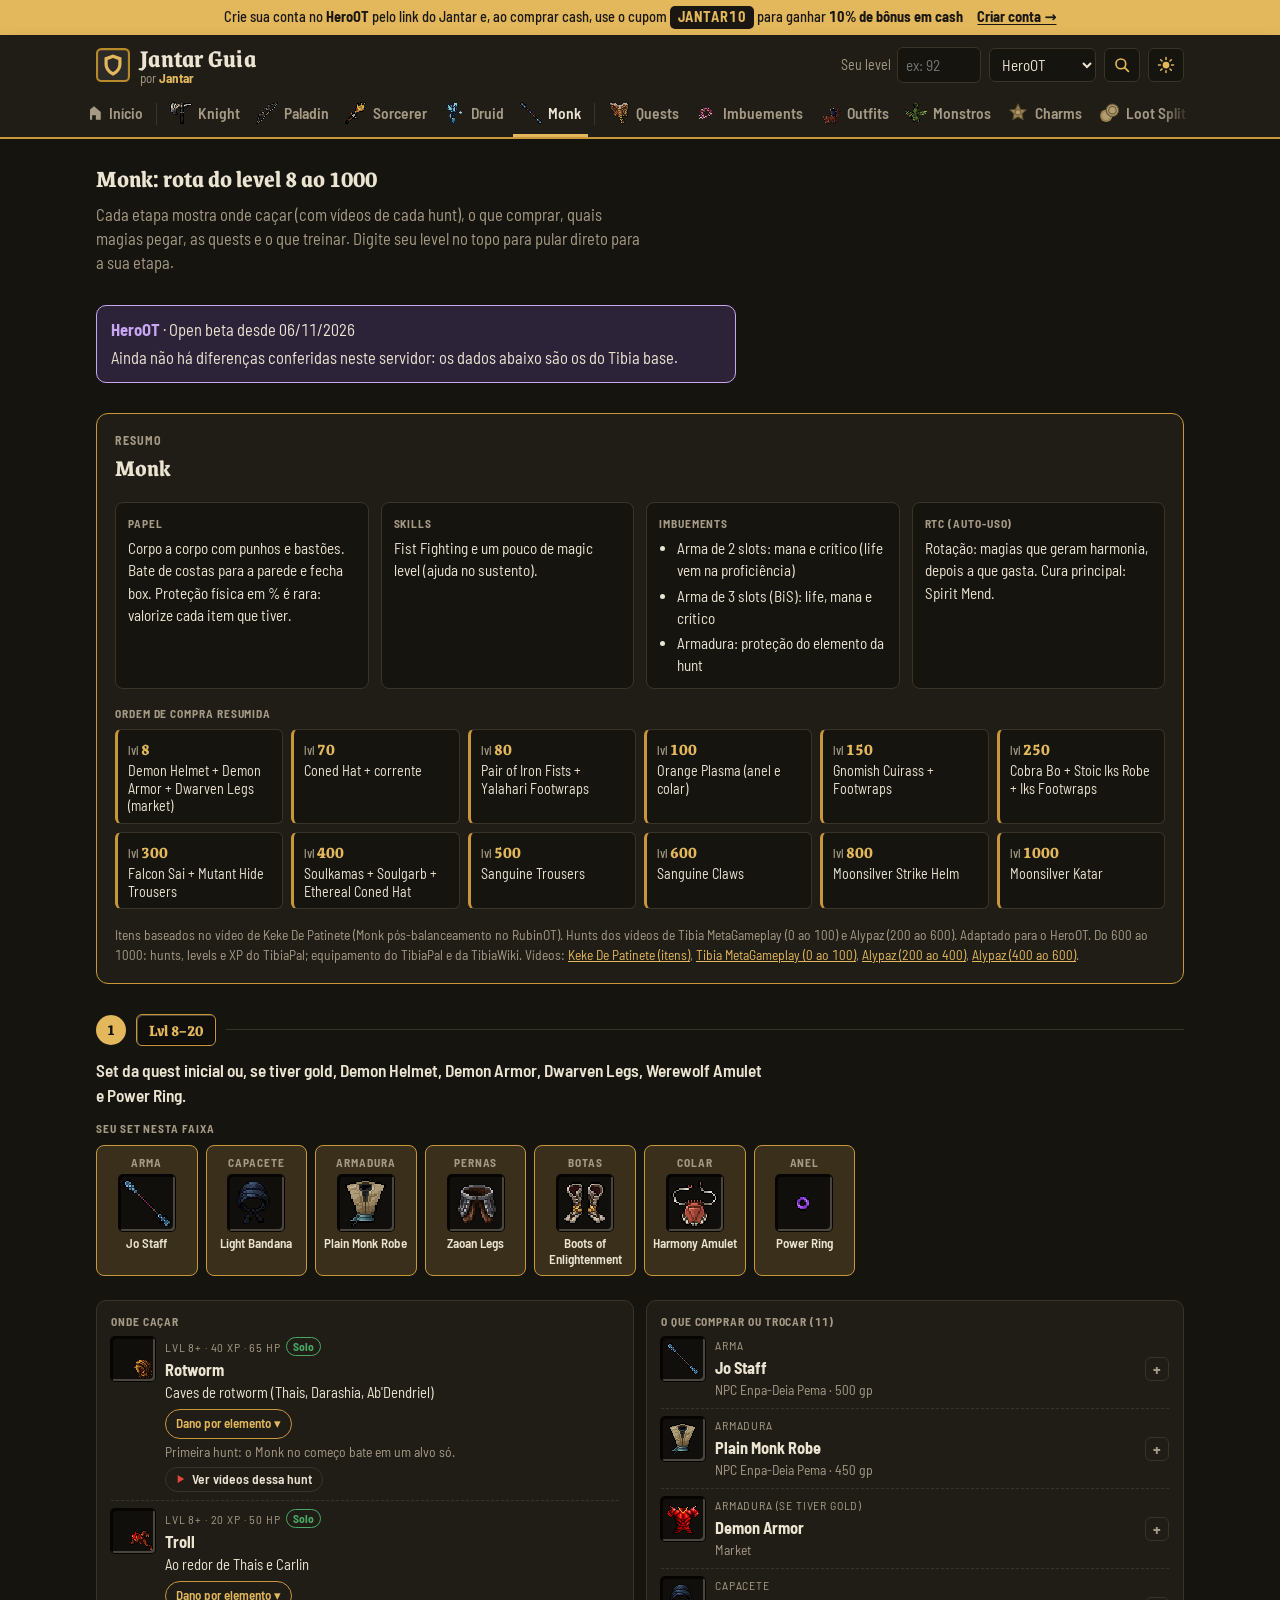
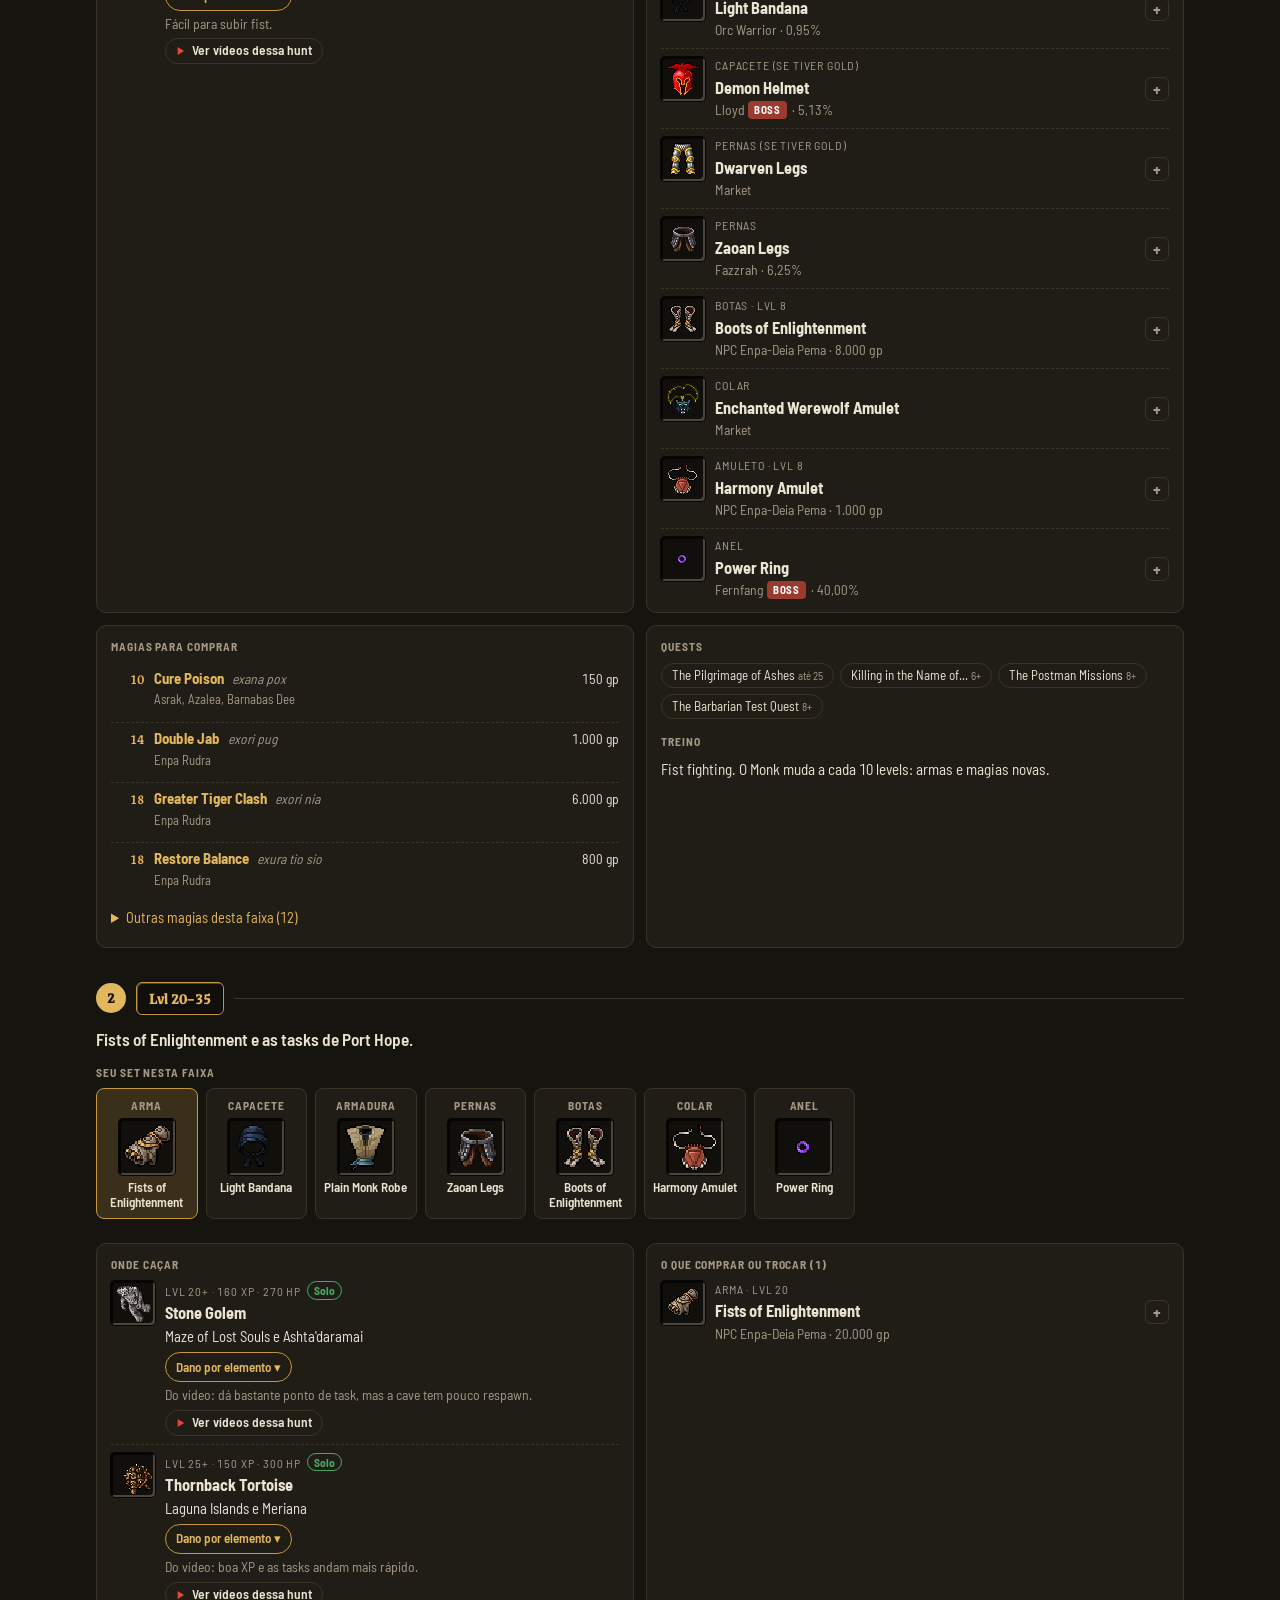
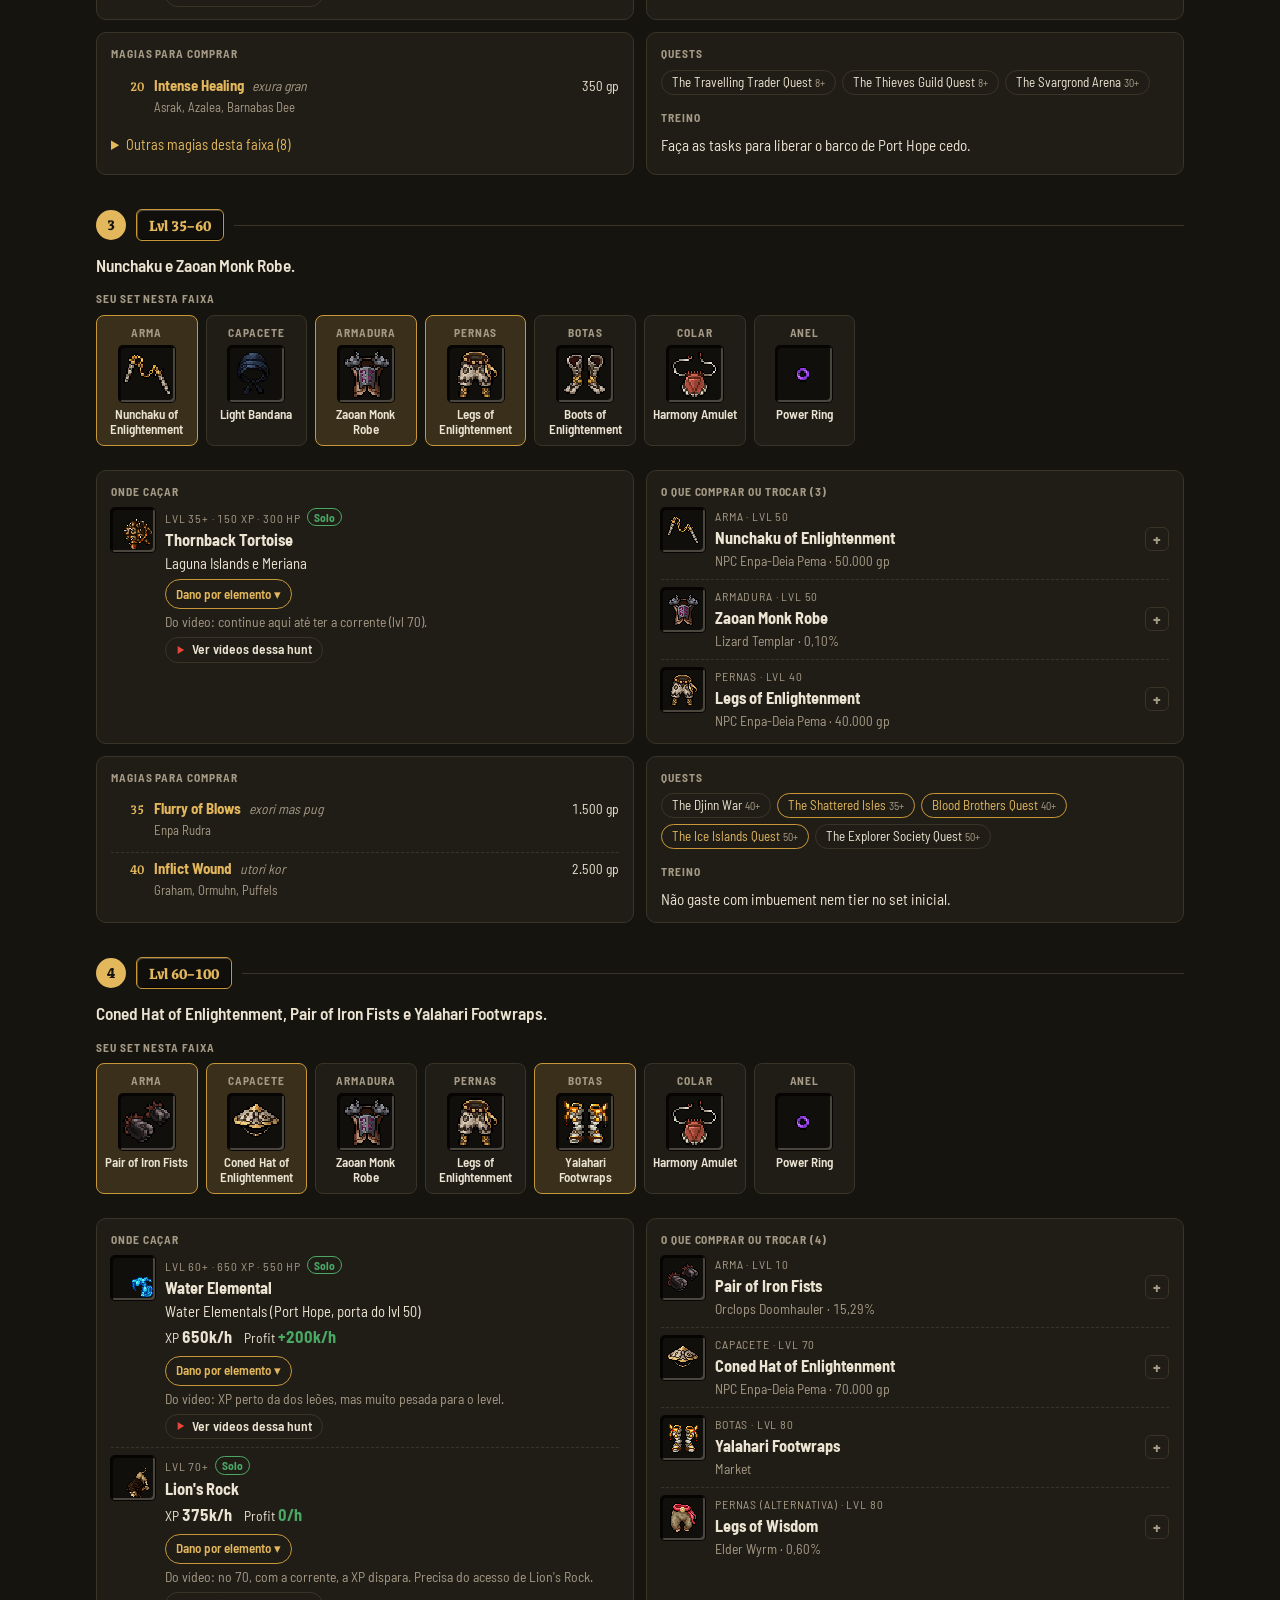
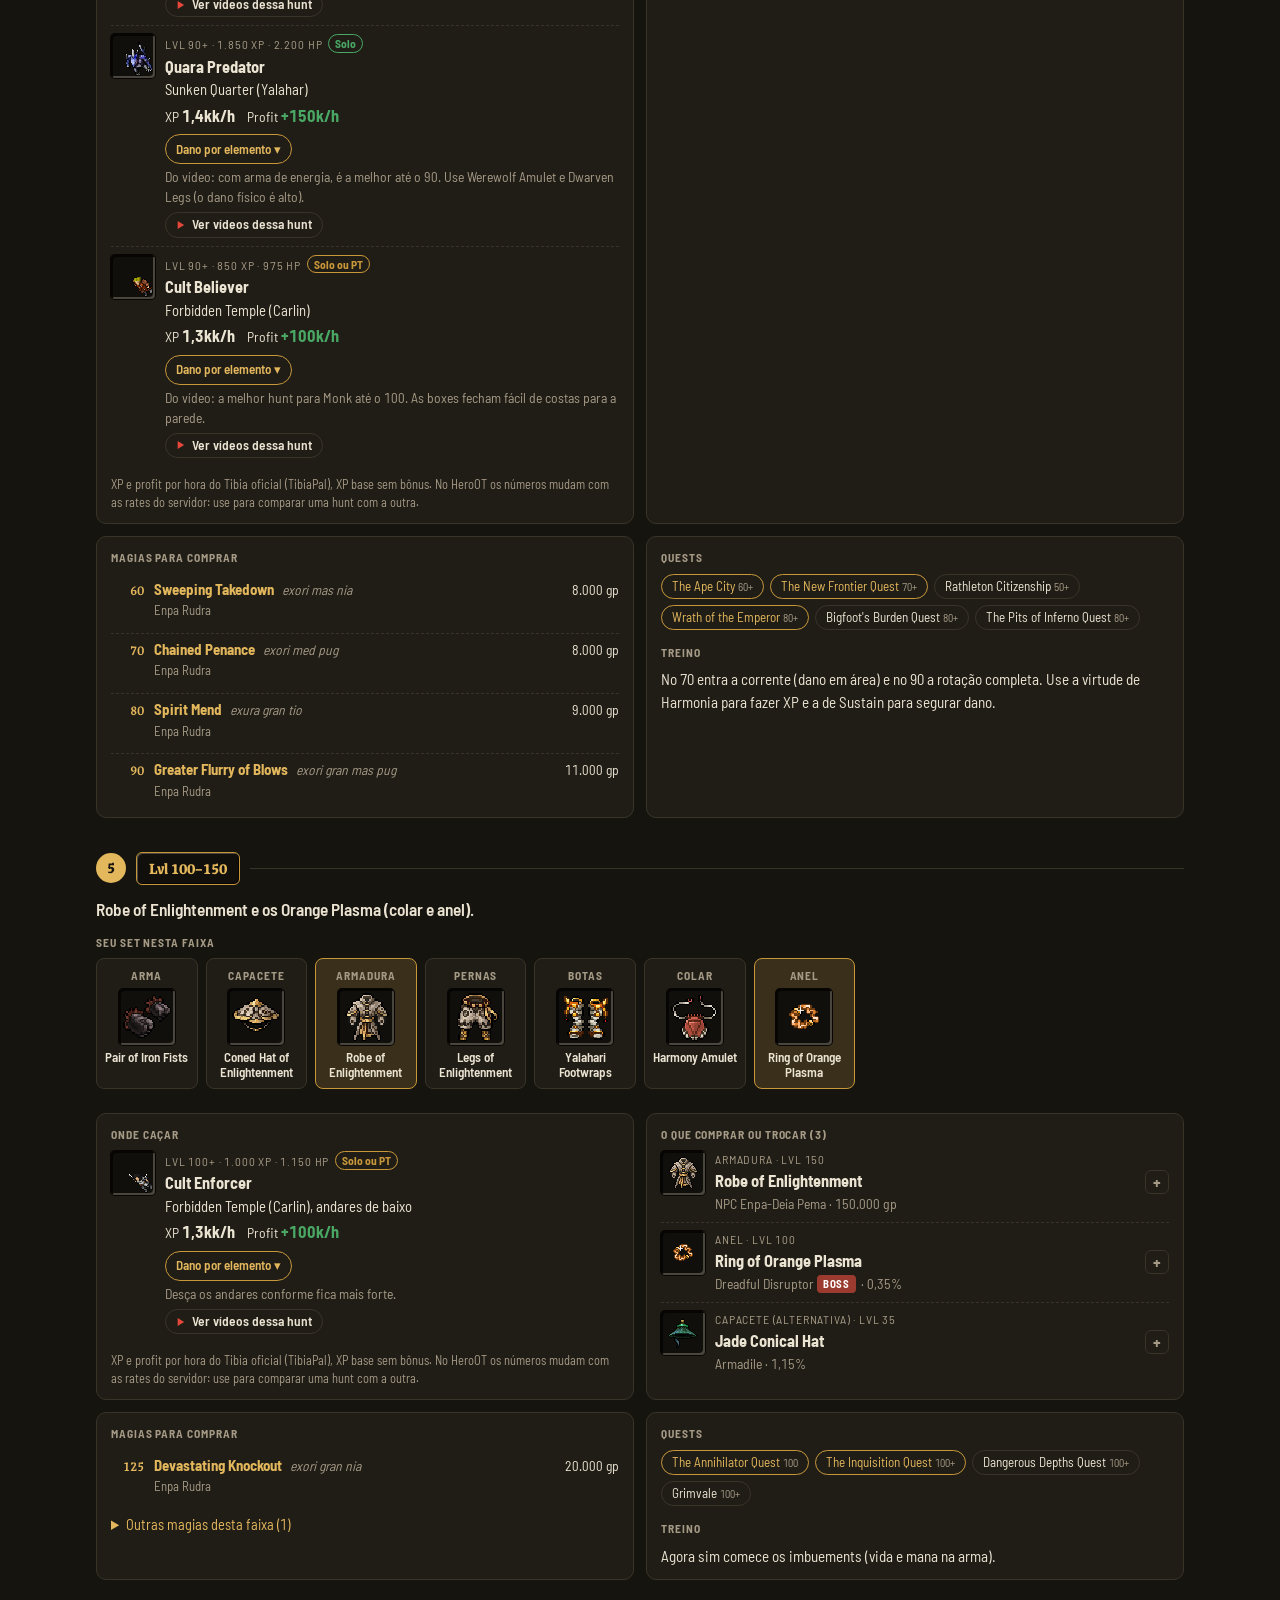
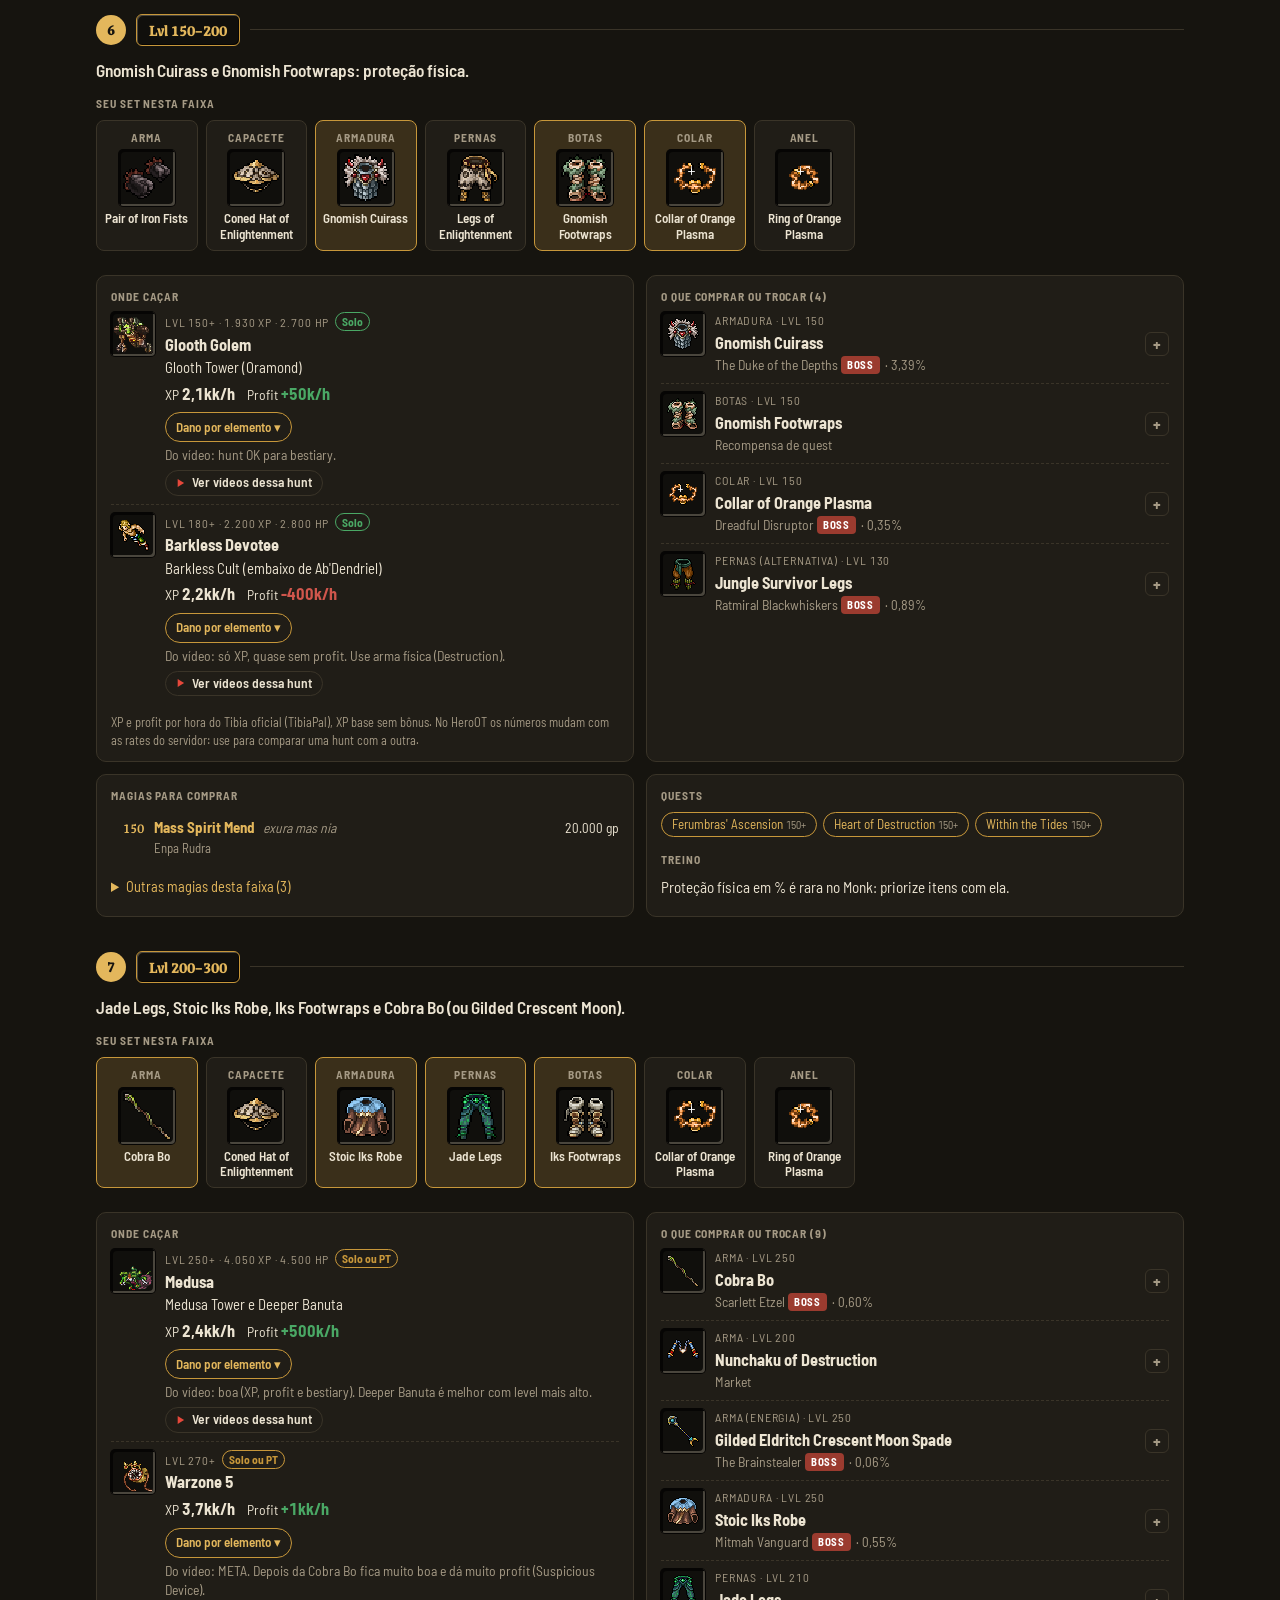
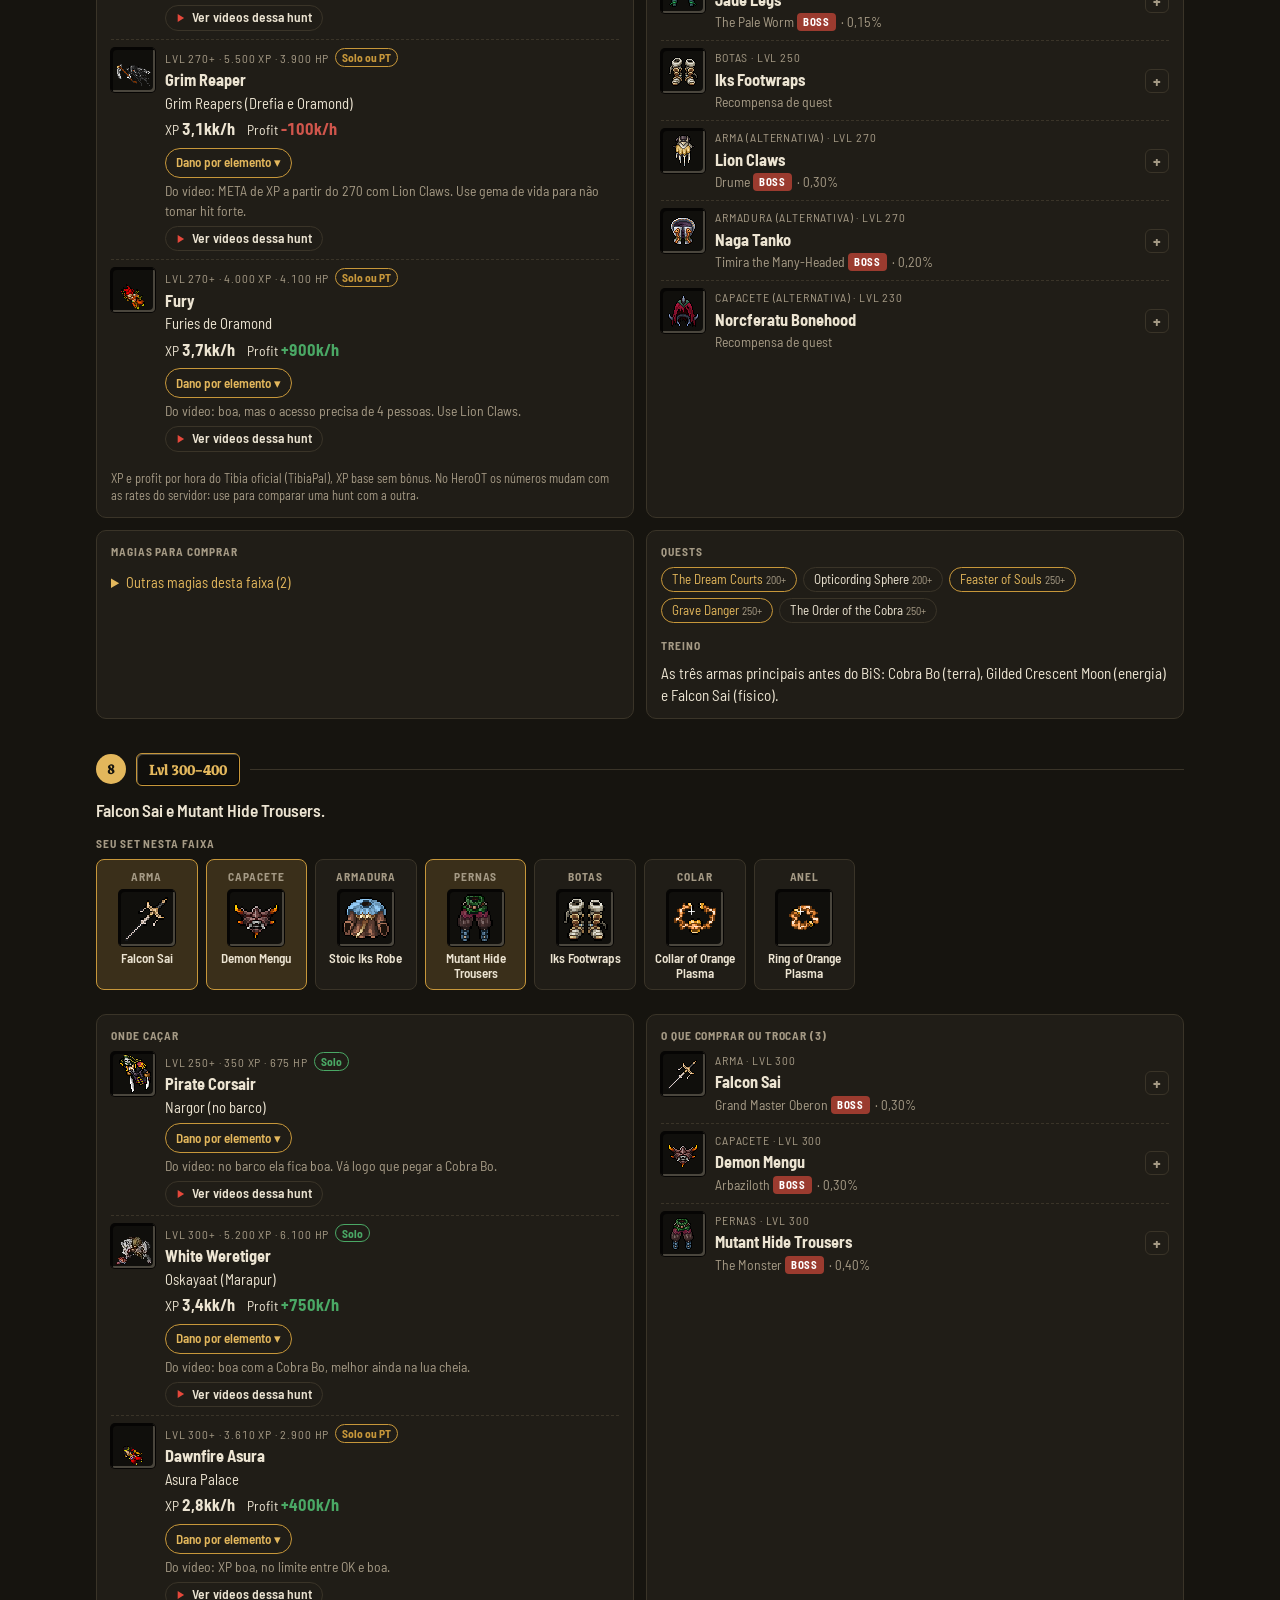
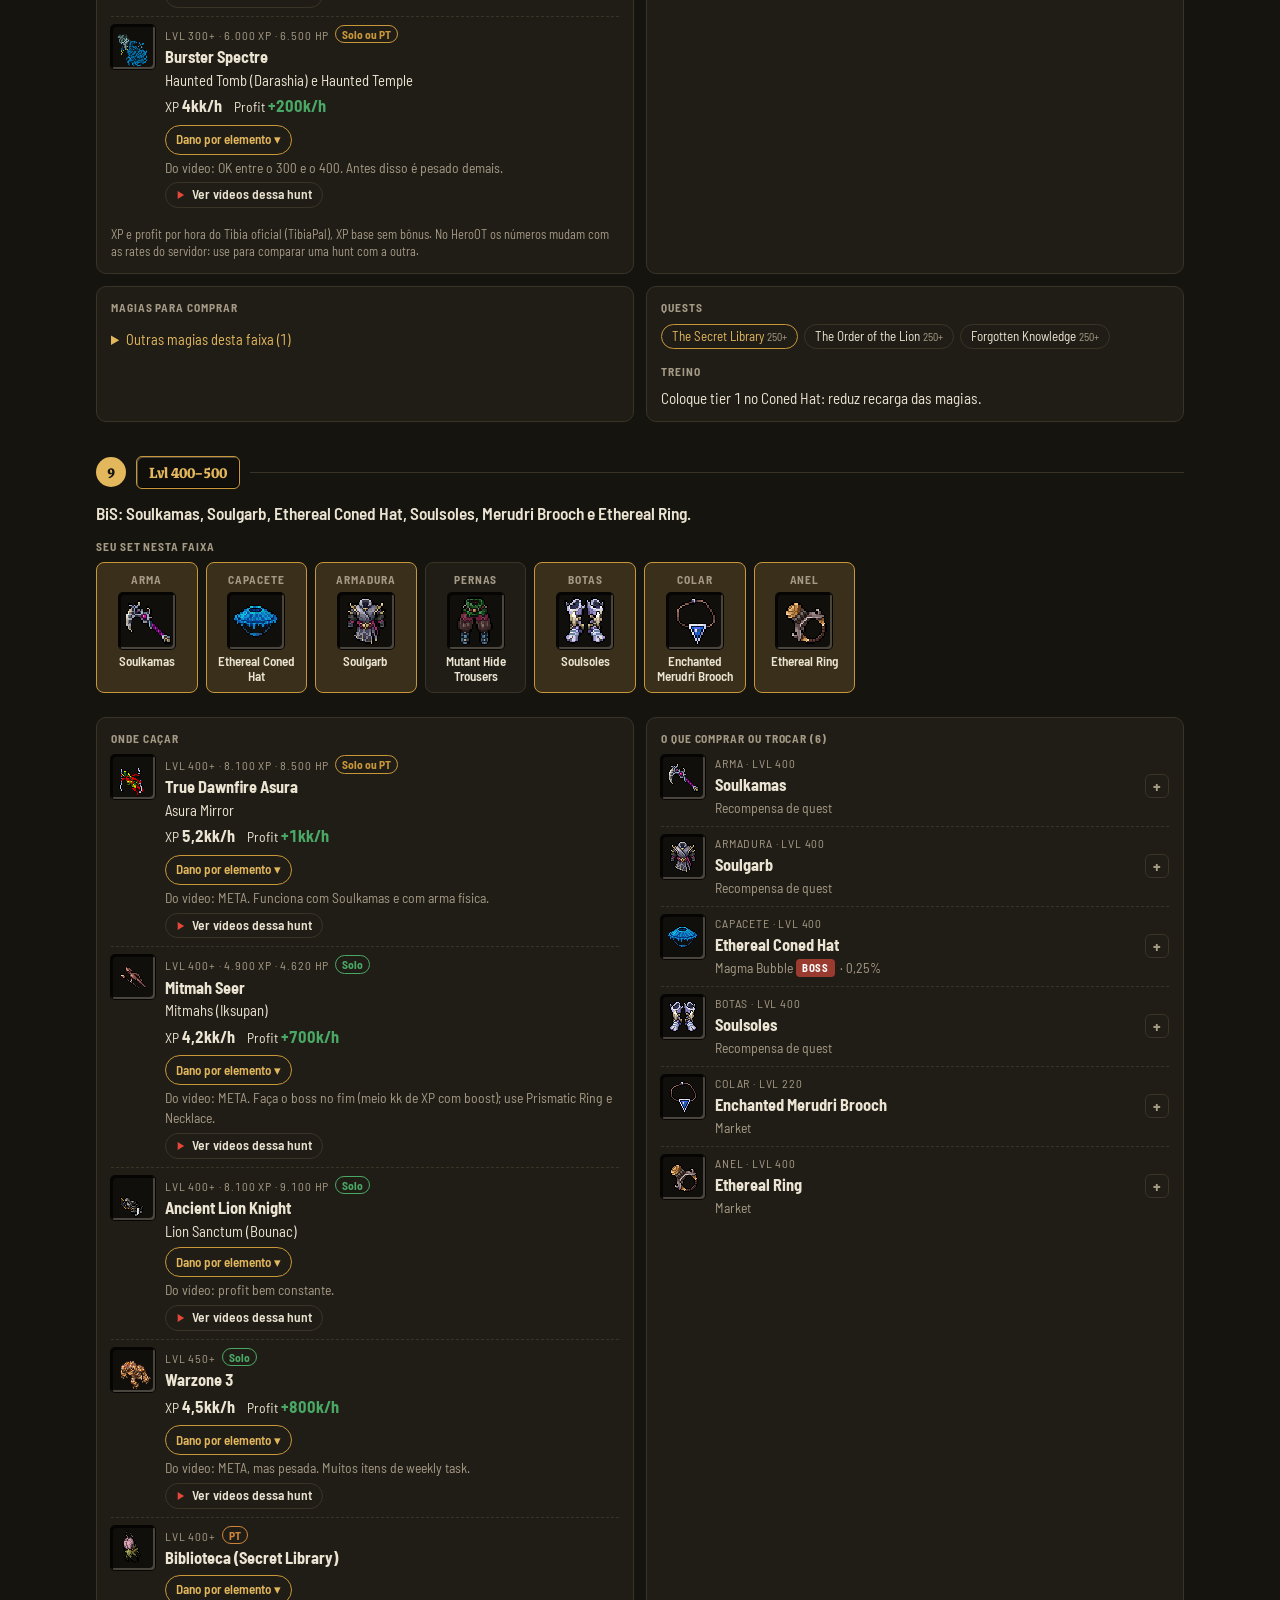
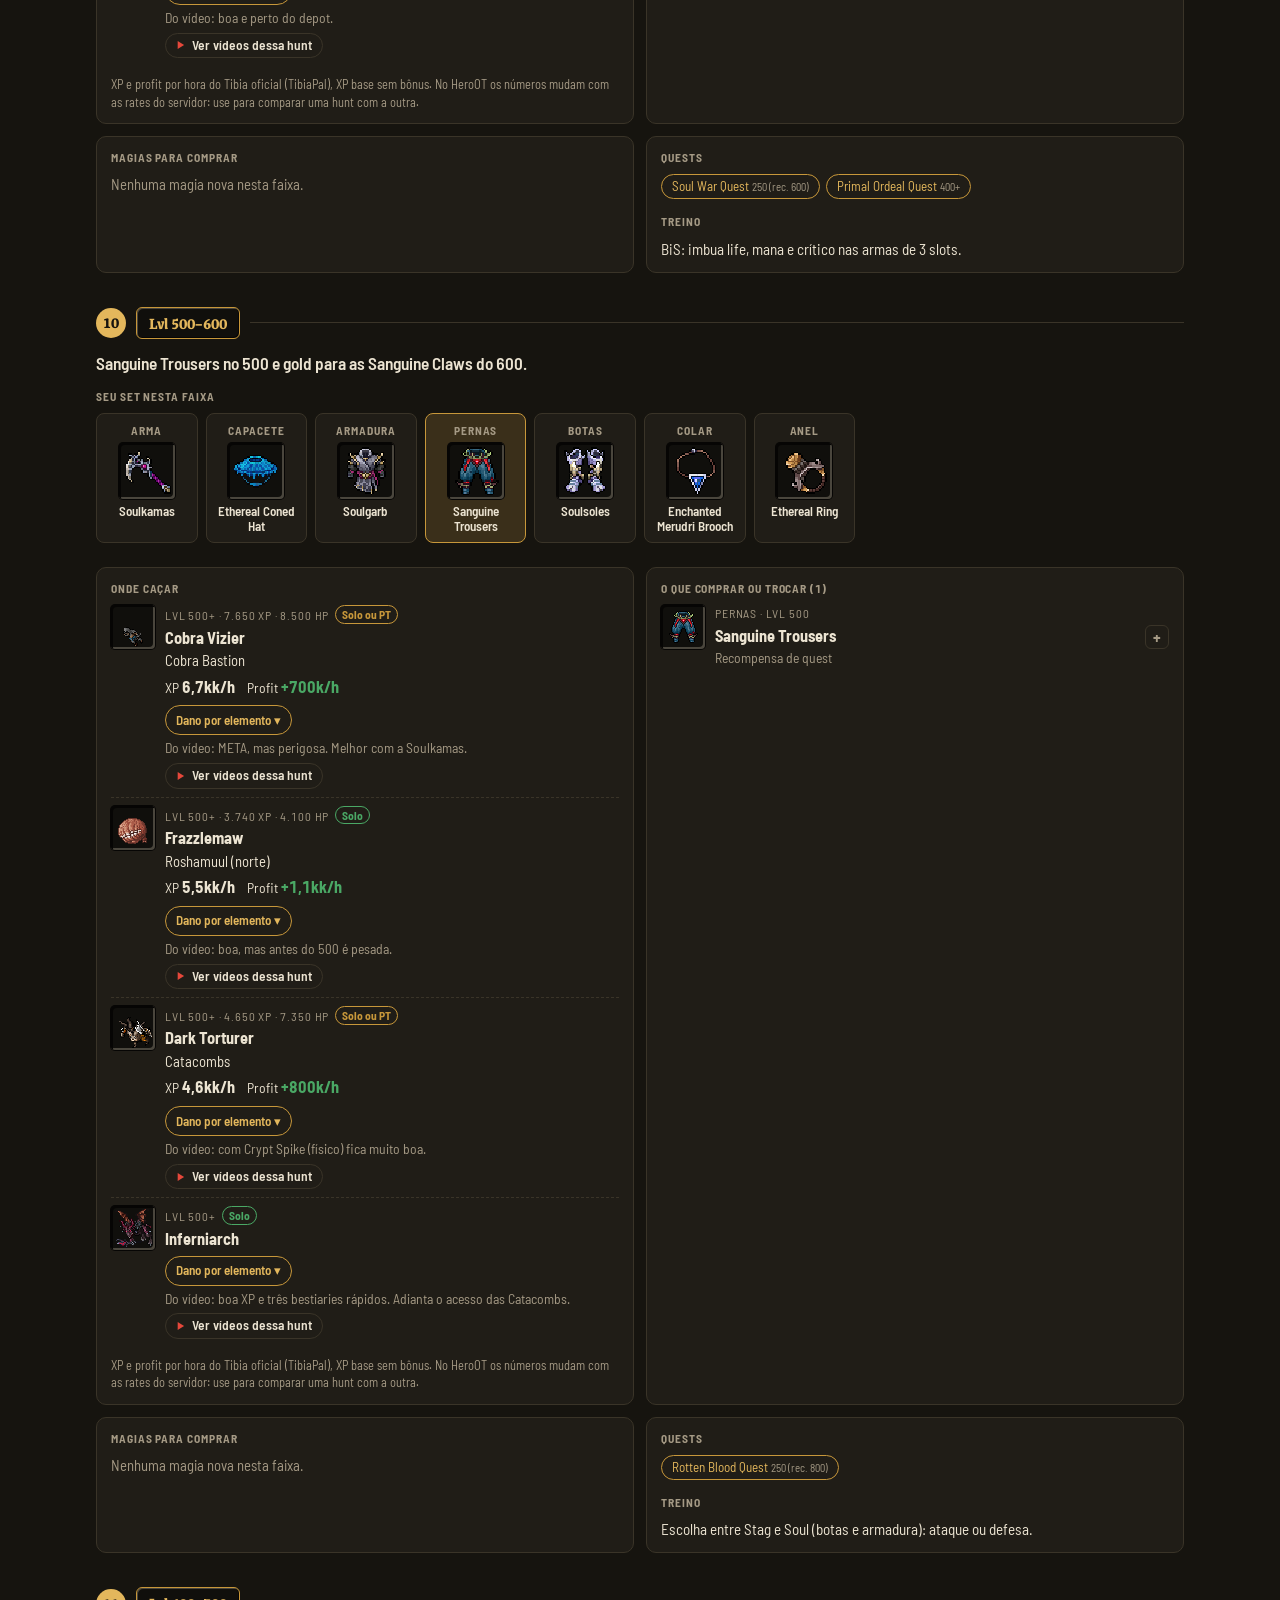
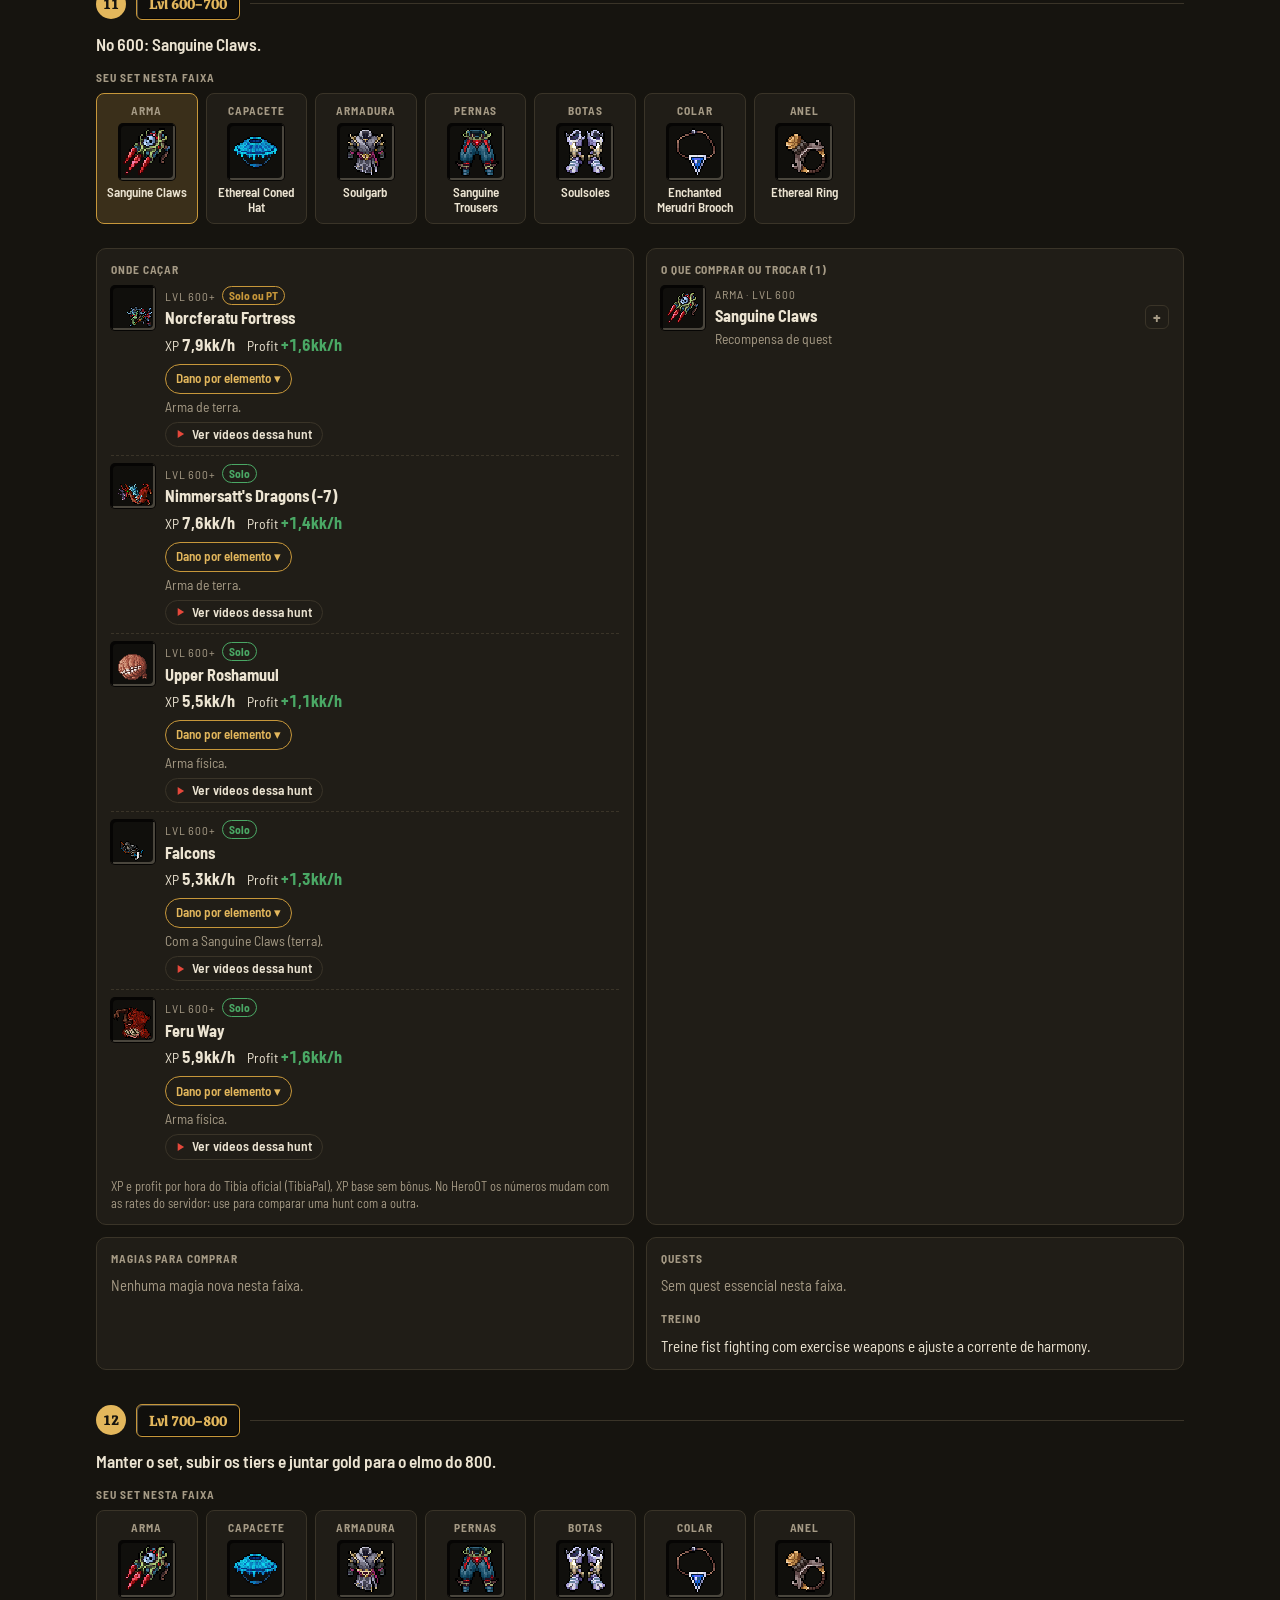
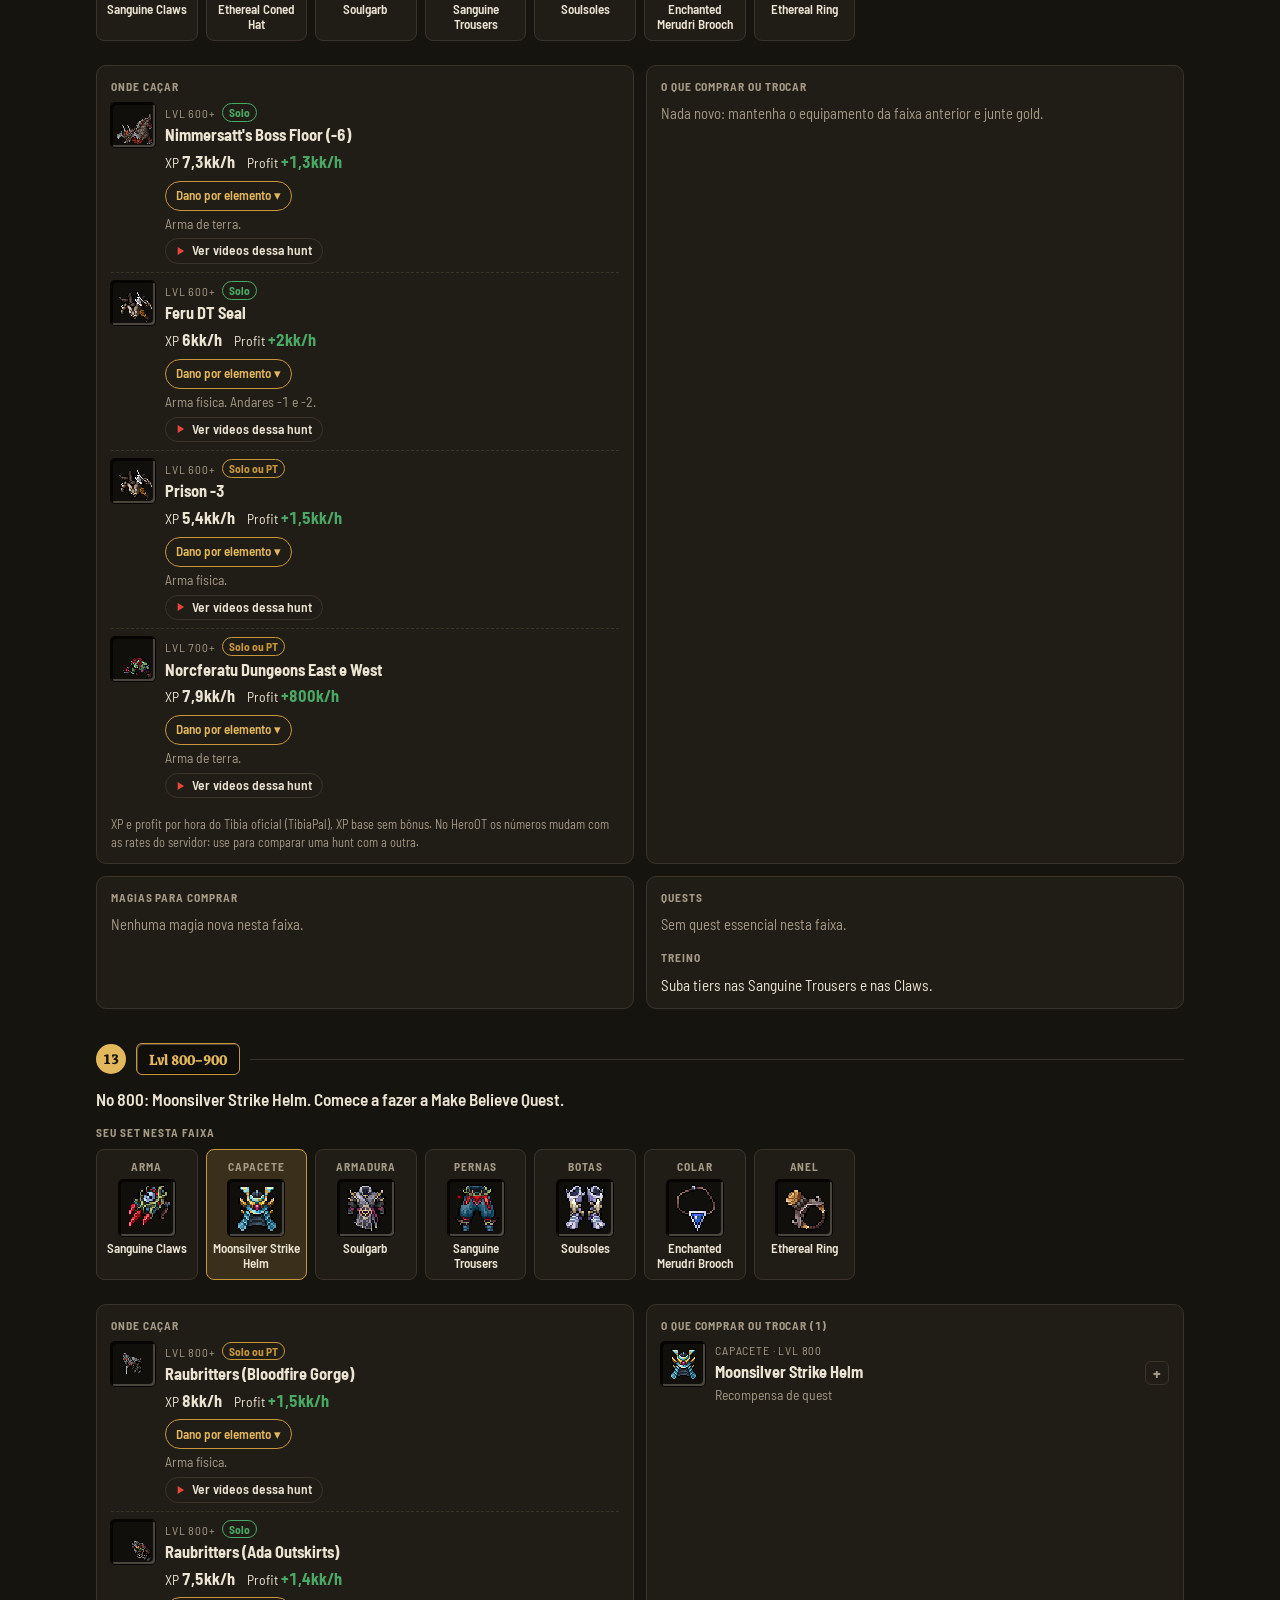
<file: monk/index.html>
<!doctype html>
<html lang="pt-BR">
<script>document.documentElement.classList.add("js");try{if(localStorage.getItem("tema")==="light")document.documentElement.dataset.theme="light"}catch(e){}</script>
<head>
<meta charset="utf-8">
<base href="/">
<meta name="viewport" content="width=device-width,initial-scale=1,viewport-fit=cover">
<title>Monk no Tibia: rota do level 8 ao 1000, hunts e equipamento | Jantar Guia</title>
<meta name="description" content="Rota do Monk no Tibia do level 8 ao 1000: onde caçar, o que comprar em cada level, magias com NPC e preço, quests e treino.">
<link rel="canonical" href="https://jantarguia.com.br/monk/">
<link rel="icon" href="favicon.ico" sizes="any">
<link rel="icon" href="favicon.svg" type="image/svg+xml">
<link rel="apple-touch-icon" href="apple-touch-icon.png">
<meta name="theme-color" content="#1c1b19">
<meta property="og:type" content="website">
<meta property="og:site_name" content="Jantar Guia">
<meta property="og:locale" content="pt_BR">
<meta property="og:url" content="https://jantarguia.com.br/monk/">
<meta property="og:title" content="Monk no Tibia: rota do level 8 ao 1000, hunts e equipamento | Jantar Guia">
<meta property="og:description" content="Rota do Monk no Tibia do level 8 ao 1000: onde caçar, o que comprar em cada level, magias com NPC e preço, quests e treino.">
<meta property="og:image" content="https://jantarguia.com.br/og-image.jpg">
<meta property="og:image:width" content="1200">
<meta property="og:image:height" content="630">
<meta property="og:image:alt" content="Jantar Guia: a rota do Tibia do level 8 ao 1000">
<meta name="twitter:card" content="summary_large_image">
<meta name="twitter:image" content="https://jantarguia.com.br/og-image.jpg">
<script type="application/ld+json">{"@context":"https://schema.org","@type":"BreadcrumbList","itemListElement":[{"@type":"ListItem","position":1,"name":"Início","item":"https://jantarguia.com.br/"},{"@type":"ListItem","position":2,"name":"Monk no Tibia","item":"https://jantarguia.com.br/monk/"}]}</script>
<link rel="preload" href="/fonts/grenze.woff2" as="font" type="font/woff2" crossorigin>
<link rel="preload" href="/fonts/barlow-semi-condensed-400.woff2" as="font" type="font/woff2" crossorigin>
<style id="css">@font-face{font-family:'Grenze';font-style:normal;font-weight:500 700;font-display:swap;src:url(/fonts/grenze.woff2) format('woff2');unicode-range:U+0000-00FF, U+0131, U+0152-0153, U+02BB-02BC, U+02C6, U+02DA, U+02DC, U+0304, U+0308, U+0329, U+2000-206F, U+20AC, U+2122, U+2191, U+2193, U+2212, U+2215, U+FEFF, U+FFFD} @font-face{font-family:'Barlow Semi Condensed';font-style:normal;font-weight:400;font-display:swap;src:url(/fonts/barlow-semi-condensed-400.woff2) format('woff2');unicode-range:U+0000-00FF, U+0131, U+0152-0153, U+02BB-02BC, U+02C6, U+02DA, U+02DC, U+0304, U+0308, U+0329, U+2000-206F, U+20AC, U+2122, U+2191, U+2193, U+2212, U+2215, U+FEFF, U+FFFD} @font-face{font-family:'Barlow Semi Condensed';font-style:normal;font-weight:500;font-display:swap;src:url(/fonts/barlow-semi-condensed-500.woff2) format('woff2');unicode-range:U+0000-00FF, U+0131, U+0152-0153, U+02BB-02BC, U+02C6, U+02DA, U+02DC, U+0304, U+0308, U+0329, U+2000-206F, U+20AC, U+2122, U+2191, U+2193, U+2212, U+2215, U+FEFF, U+FFFD} @font-face{font-family:'Barlow Semi Condensed';font-style:normal;font-weight:600;font-display:swap;src:url(/fonts/barlow-semi-condensed-600.woff2) format('woff2');unicode-range:U+0000-00FF, U+0131, U+0152-0153, U+02BB-02BC, U+02C6, U+02DA, U+02DC, U+0304, U+0308, U+0329, U+2000-206F, U+20AC, U+2122, U+2191, U+2193, U+2212, U+2215, U+FEFF, U+FFFD} @font-face{font-family:'Barlow Semi Condensed';font-style:normal;font-weight:700;font-display:swap;src:url(/fonts/barlow-semi-condensed-700.woff2) format('woff2');unicode-range:U+0000-00FF, U+0131, U+0152-0153, U+02BB-02BC, U+02C6, U+02DA, U+02DC, U+0304, U+0308, U+0329, U+2000-206F, U+20AC, U+2122, U+2191, U+2193, U+2212, U+2215, U+FEFF, U+FFFD} :root{ --bg:#16140f; --panel:#201d17; --panel-2:#2a261e; --ink:#ece4d2; --muted:#a59a85; --line:#3a3428; --gold:#e3b75c; --gold-2:#c7973a; --gold-soft:#3a2f1a; --slot:#100f0c; --slot-hi:#4a463d; --slot-lo:#060504; --srv:#c7a6f2; --srv-soft:#2c2338; --here:#82cfa2; --here-soft:#1c3226; --common:#7ccb8f; --uncommon:#86b2f2; --rare:#f2b45c; --display:"Grenze",Georgia,serif; --body:"Barlow Semi Condensed","Arial Narrow",system-ui,sans-serif; --mono:"Barlow Semi Condensed","Arial Narrow",system-ui,sans-serif; color-scheme:dark; } :root[data-theme="light"]{ --bg:#f3f0e8; --panel:#fffdf8; --panel-2:#ebe5d8; --ink:#231d14; --muted:#6a6152; --line:#d9d0bd; --gold:#8f6410; --gold-2:#b98a2a; --gold-soft:#f3e6c6; --slot:#2b2a27; --slot-hi:#57544d; --slot-lo:#141311; --srv:#6b3fa0; --srv-soft:#efe7f8; --here:#2f6b4f; --here-soft:#dcecdf; --common:#3f7d4f; --uncommon:#3567a8; --rare:#b06a10; color-scheme:light; } *{box-sizing:border-box} [hidden]{display:none!important} html{-webkit-text-size-adjust:100%} body{background:var(--bg);color:var(--ink);font-family:var(--body);font-size:16.5px;line-height:1.45;margin:0;font-variant-numeric:tabular-nums} a{color:var(--gold)} .wrap{max-width:1120px;margin:0 auto;padding-left:max(16px,env(safe-area-inset-left,0px));padding-right:max(16px,env(safe-area-inset-right,0px))} .bar{position:sticky;top:0;z-index:5;background:var(--panel);border-bottom:2px solid var(--gold-2);padding-top:env(safe-area-inset-top,0px);box-shadow:0 2px 12px rgb(0 0 0 / .08)} .bar .wrap{padding-block:12px 10px;display:flex;flex-direction:column;gap:10px} .top{display:flex;align-items:center;justify-content:space-between;gap:12px;flex-wrap:wrap} .brand{display:flex;align-items:center;gap:10px;text-decoration:none;color:var(--ink)} .brand-mark{width:34px;height:34px;flex:none} .brand-txt{display:flex;flex-direction:column;line-height:1.05} .brand-name{font-family:var(--display);font-weight:700;font-size:1.6rem;letter-spacing:.01em} .by{font-size:.82rem;color:var(--muted)}.by b{color:var(--gold)} .ctrls{display:flex;gap:10px;flex-wrap:wrap;align-items:center} .theme{font:inherit;font-size:.85rem;border:1px solid var(--line);background:var(--bg);color:var(--ink);border-radius:6px;padding:6px 10px;cursor:pointer} .theme:hover{border-color:var(--gold-2)} .filter-note{display:flex;gap:10px;flex-wrap:wrap;align-items:center;font-size:.9rem;color:var(--muted);background:var(--panel);border:1px dashed var(--gold-2);border-radius:8px;padding:8px 12px} .filter-note button{font:inherit;font-size:.9rem;background:none;border:0;color:var(--gold);text-decoration:underline;cursor:pointer;padding:0} .field{display:flex;align-items:center;gap:6px;font-size:.88rem;color:var(--muted)} .field input,.field select{font:inherit;font-size:.95rem;padding:6px 8px;border:1px solid var(--line);border-radius:6px;background:var(--bg);color:var(--ink)} .field input{width:5.5em;font-family:var(--mono)} .tabs,.chips{display:flex;gap:6px;overflow-x:auto;scrollbar-width:none;padding-bottom:2px} .tabs::-webkit-scrollbar,.chips::-webkit-scrollbar{display:none} .tab,.chip{flex:none;border:1px solid var(--line);background:var(--bg);color:var(--ink);border-radius:999px;padding:6px 14px;font:inherit;font-weight:500;cursor:pointer;text-decoration:none;display:inline-flex;align-items:center;gap:6px} .tab:hover,.chip:hover{border-color:var(--gold-2)} .tab[aria-current="page"]{background:var(--ink);color:var(--bg);border-color:var(--ink)} .tab.srv{border-color:var(--srv);color:var(--srv)} .tab.srv[aria-current="page"]{background:var(--srv);color:var(--panel)} .chip{padding:4px 12px;font-size:.9rem} .chip[aria-pressed="true"]{background:var(--gold-soft);border-color:var(--gold)} :is(.tab,.chip,.theme,input,select,a,button):focus-visible{outline:2px solid var(--gold);outline-offset:2px} main .wrap{padding-block:22px 44px;display:flex;flex-direction:column;gap:30px} h1,h2{font-family:var(--display);margin:0;text-wrap:balance} .page-h{display:flex;flex-direction:column;gap:6px} .page-h h1{font-size:1.55rem} .intro{color:var(--muted);margin:0;max-width:68ch} .loading{color:var(--muted)} .legend{display:flex;gap:16px;flex-wrap:wrap;font-size:.85rem;color:var(--muted);align-items:center} .notice{background:var(--srv-soft);border:1px solid var(--srv);border-radius:10px;padding:12px 14px;display:flex;flex-direction:column;gap:4px;max-width:80ch} .notice b,.notice a{color:var(--srv)} .tier{display:flex;flex-direction:column;gap:14px} .tier-h{display:flex;align-items:center;gap:12px;flex-wrap:wrap} .lvl-badge{font-family:var(--display);font-weight:700;font-size:1.05rem;background:var(--slot);color:var(--gold);border:1px solid var(--gold-2);border-radius:6px;padding:3px 12px;box-shadow:inset 1px 1px 0 var(--slot-hi),inset -1px -1px 0 var(--slot-lo);font-variant-numeric:tabular-nums} .tier-h h2{font-size:1.15rem;color:var(--muted);font-weight:500} .rule{flex:1;height:1px;background:var(--line);min-width:20px} .here{font-size:.75rem;font-weight:700;color:var(--here);background:var(--here-soft);border-radius:999px;padding:3px 10px;letter-spacing:.05em;text-transform:uppercase} .grid{display:grid;grid-template-columns:repeat(auto-fill,minmax(300px,1fr));gap:14px} .card{background:var(--panel);border:1px solid var(--line);border-radius:10px;padding:14px;display:flex;flex-direction:column;gap:10px;min-width:0} .card:hover{border-color:var(--gold-2)} .head{display:flex;gap:12px;align-items:center;min-width:0} .head-txt{display:flex;flex-direction:column;gap:2px;min-width:0} .slot{flex:none;width:56px;height:56px;display:grid;place-items:center;background:var(--slot);border-radius:4px;box-shadow:inset 2px 2px 0 var(--slot-lo),inset -2px -2px 0 var(--slot-hi),0 0 0 1px var(--slot-lo)} .slot img{width:32px;height:32px;image-rendering:pixelated;transform:scale(1.5)} .slot.big{width:84px;height:84px} .slot.big img{width:auto;height:auto;max-width:64px;max-height:64px;transform:none} .meta{font-size:.75rem;color:var(--muted);text-transform:uppercase;letter-spacing:.07em} .name{font-family:var(--display);font-weight:700;font-size:1.15rem;color:var(--ink);text-decoration:none;line-height:1.15} a.name:hover{color:var(--gold)} .stats-line{display:flex;gap:8px;flex-wrap:wrap;align-items:center} .req{font-family:var(--mono);font-size:.75rem;color:var(--gold);border:1px solid var(--gold-2);border-radius:4px;padding:0 6px} .req.none{color:var(--muted);border-color:var(--line)} .attr{font-family:var(--mono);font-size:.75rem;color:var(--muted)} .how{display:flex;flex-direction:column;gap:8px;border-top:1px dashed var(--line);padding-top:10px} .how-t{font-size:.72rem;text-transform:uppercase;letter-spacing:.08em;color:var(--muted);font-weight:700} .src{display:grid;grid-template-columns:auto 1fr auto;gap:2px 10px;align-items:center;font-size:.92rem} .mon-ico{width:32px;height:32px;object-fit:contain;image-rendering:pixelated;grid-row:span 2} .src .m{font-weight:700;min-width:0} .src .c{font-family:var(--mono);font-size:.82rem;display:flex;align-items:center;gap:5px;justify-self:end} .src .w{grid-column:2/-1;color:var(--muted);font-size:.84rem} .boss-tag{display:inline-block;font-size:.68rem;font-weight:700;letter-spacing:.06em;text-transform:uppercase;color:#fff;background:#9b3b2f;border-radius:4px;padding:1px 6px;margin-right:2px;vertical-align:1px} .dot{width:9px;height:9px;border-radius:50%;display:inline-block;flex:none} .common{background:var(--common)}.uncommon{background:var(--uncommon)}.rare{background:var(--rare)} .line{font-size:.9rem}.line b{font-weight:700} .tip{font-size:.9rem;color:var(--muted);margin:0;padding-left:10px;border-left:2px solid var(--gold-2)} .srvnote{font-size:.9rem;background:var(--srv-soft);border-left:3px solid var(--srv);padding:6px 8px;border-radius:4px} .links{display:flex;gap:14px;font-size:.9rem;flex-wrap:wrap} .sys{display:grid;grid-template-columns:repeat(auto-fill,minmax(260px,1fr));gap:12px} .foot{border-top:1px solid var(--line);color:var(--muted);font-size:.85rem;background:var(--panel)} .foot .wrap{padding-block:20px calc(20px + env(safe-area-inset-bottom,0px));display:flex;flex-direction:column;gap:6px} @media (max-width:520px){.grid{grid-template-columns:1fr}} @media (prefers-reduced-motion:no-preference){.tier{transition:opacity .2s}.card{transition:border-color .15s}} .home-hero{display:flex;flex-wrap:wrap;align-items:flex-end;justify-content:space-between;gap:20px;padding-block:8px 6px;border-bottom:1px solid var(--line);padding-bottom:24px} .home-hero-txt{display:flex;flex-direction:column;gap:10px;min-width:0} .home-hero h1{font-family:var(--display);font-weight:700;font-size:clamp(2rem,5vw,3rem);line-height:1.02;margin:0;max-width:18ch;text-wrap:balance} .home-hero p{margin:0;color:var(--muted);max-width:56ch;font-size:1.05rem} .stats{display:flex;gap:26px;flex-wrap:wrap} .stat{display:flex;flex-direction:column} .stat b{font-family:var(--display);font-size:2rem;color:var(--gold);line-height:1} .stat span{font-size:.8rem;color:var(--muted);text-transform:uppercase;letter-spacing:.07em} .home-block{display:flex;flex-direction:column;gap:14px} .block-h{font-size:1.5rem} .paths{display:grid;grid-template-columns:repeat(auto-fit,minmax(280px,1fr));gap:14px} .path{all:unset;box-sizing:border-box;cursor:pointer;display:flex;flex-direction:column;gap:8px;padding:20px;border-radius:12px;background:var(--panel);border:1px solid var(--line);border-top:4px solid var(--gold-2);color:var(--ink);text-decoration:none;min-width:0} .path:hover{border-color:var(--gold-2)} .path:focus-visible{outline:2px solid var(--gold);outline-offset:2px} .srv-path{border-top-color:var(--srv)} .srv-path:hover{border-color:var(--srv)} .path-kicker{font-size:.75rem;text-transform:uppercase;letter-spacing:.09em;color:var(--muted);font-weight:700} .path-title{font-family:var(--display);font-weight:700;font-size:1.9rem;line-height:1} .path-txt{color:var(--muted);max-width:52ch} .path-tags{display:flex;gap:6px;flex-wrap:wrap} .pill{font-size:.82rem;border:1px solid var(--line);border-radius:999px;padding:2px 10px;color:var(--ink)} .pill.srv{border-color:var(--srv);color:var(--srv);font-weight:600} .path-go{margin-top:auto;padding-top:6px;font-weight:700;color:var(--gold)} .srv-path .path-go{color:var(--srv)} .vocs{display:grid;grid-template-columns:repeat(auto-fill,minmax(300px,1fr));gap:12px} .voc{display:flex;gap:14px;align-items:center;padding:14px;border-radius:10px;background:var(--panel);border:1px solid var(--line);text-decoration:none;color:var(--ink);min-width:0} .voc:hover{border-color:var(--gold-2)} .voc .slot.big img{width:32px;height:32px;max-width:none;max-height:none;transform:scale(2);image-rendering:pixelated} .voc-txt{display:flex;flex-direction:column;gap:4px;min-width:0} .voc-desc{font-size:.92rem;color:var(--muted)} @media (max-width:520px){.home-hero h1{font-size:2rem}.stats{gap:18px}.vocs,.paths{grid-template-columns:1fr}} .quest{gap:10px} .q-head{display:flex;justify-content:space-between;align-items:baseline;gap:10px} .q-txt{margin:0;color:var(--ink)} .q-warn{font-size:.88rem;font-weight:700;color:var(--rare);border-left:3px solid var(--rare);padding-left:8px} .q-items{display:flex;flex-wrap:wrap;gap:6px} .q-item{display:inline-flex;align-items:center;gap:4px;font-size:.88rem;background:var(--bg);border:1px solid var(--line);border-radius:6px;padding:2px 8px 2px 4px} .q-ico{width:24px;height:24px;image-rendering:pixelated} .foot-note{font-size:.85rem;color:var(--muted);margin:0} .grid:has(> .quest){align-items:start} .quest.has-outfit{border-color:var(--gold-2);box-shadow:0 0 0 1px var(--gold-2),0 6px 24px -12px var(--gold-2);background:linear-gradient(180deg,var(--gold-soft),var(--panel) 90px)} .outfit-badge{display:flex;align-items:center;gap:10px;padding:8px 10px;border-radius:8px;background:var(--slot);border:1px solid var(--gold-2);color:#e3b75c} .outfit-badge small{display:block;font-size:.7rem;text-transform:uppercase;letter-spacing:.08em;color:#a59a85} .outfit-badge b{font-family:var(--display);font-size:1.25rem;line-height:1.05} .outfit-ico{font-size:1.4rem;line-height:1} .chip-outfit[aria-pressed="true"]{background:var(--slot);color:#e3b75c;border-color:var(--gold-2)} .q-det{border-top:1px dashed var(--line);padding-top:8px} .q-det summary{cursor:pointer;font-weight:700;color:var(--gold);list-style:none;display:flex;align-items:center;gap:6px} .q-det summary::-webkit-details-marker{display:none} .q-det summary::before{content:"▸";transition:transform .15s} .q-det[open] summary::before{transform:rotate(90deg)} .q-det dl{display:grid;grid-template-columns:repeat(3,minmax(0,1fr));gap:8px 12px;margin:10px 0 0} .q-det dl>div{min-width:0} .q-det .wide{grid-column:1/-1} .q-det dt{font-size:.72rem;text-transform:uppercase;letter-spacing:.08em;color:var(--muted);font-weight:700} .q-det dd{margin:2px 0 0;font-size:.95rem} .look-switch .chip{font-size:1rem;padding:6px 16px} .look-bar{display:flex;flex-wrap:wrap;gap:10px;align-items:center;justify-content:space-between} .look-bar .chips{flex-wrap:wrap} .look-search input{width:14em;font-family:var(--body)} .look-grid{align-items:start} .look-slot img{width:64px!important;height:64px!important;max-width:none!important;max-height:none!important;transform:none!important;object-fit:contain;image-rendering:pixelated} .look .q-txt{font-size:.95rem} .badge-pic{flex:none;width:64px;height:64px;display:grid;place-items:center;border-radius:6px;background:#0b0a08;box-shadow:inset 1px 1px 0 #000,inset -1px -1px 0 #3a362e} .badge-pic img{width:64px;height:64px;object-fit:contain;image-rendering:pixelated} .mount-badge em{display:block;font-style:normal;font-size:.82rem;color:#c9bfa9;margin-top:2px;line-height:1.3} .mode-switch{margin-top:-14px} .muted{color:var(--muted);margin:0;font-size:.92rem} .resumo{background:var(--panel);border:1px solid var(--gold-2);border-radius:12px;padding:18px;display:flex;flex-direction:column;gap:16px} .resumo-h{display:flex;flex-direction:column;gap:2px} .resumo-h h2{font-size:1.5rem} .resumo-grid{display:grid;grid-template-columns:repeat(auto-fit,minmax(230px,1fr));gap:12px} .rbox{background:var(--bg);border:1px solid var(--line);border-radius:8px;padding:12px;display:flex;flex-direction:column;gap:6px} .rbox p,.rbox ul{margin:0;font-size:.95rem} .rbox ul{padding-left:18px;display:flex;flex-direction:column;gap:3px} .linha-wrap{display:flex;flex-direction:column;gap:8px} .linha{list-style:none;margin:0;padding:0;display:grid;grid-template-columns:repeat(auto-fill,minmax(150px,1fr));gap:8px;counter-reset:l} .linha a{display:flex;flex-direction:column;gap:2px;height:100%;text-decoration:none;color:var(--ink);background:var(--bg);border:1px solid var(--line);border-left:3px solid var(--gold-2);border-radius:6px;padding:8px 10px;font-size:.88rem;line-height:1.25} .linha a:hover{border-color:var(--gold)} .linha b{font-family:var(--display);color:var(--gold);font-size:1.1rem} .linha b::before{content:"lvl ";font-family:var(--body);font-size:.75rem;color:var(--muted);font-weight:500} .steps{display:flex;flex-direction:column;gap:34px} .step{display:flex;flex-direction:column;gap:12px;scroll-margin-top:190px} .step-h{display:flex;align-items:center;gap:10px;flex-wrap:wrap} .step-n{width:30px;height:30px;border-radius:50%;display:grid;place-items:center;font-family:var(--display);font-weight:700;background:var(--gold);color:var(--bg);flex:none} .step-obj{margin:0;font-size:1.08rem;font-weight:600;max-width:75ch} .step.is-here .step-n{background:var(--here)} .step-grid{display:grid;grid-template-columns:repeat(auto-fit,minmax(320px,1fr));gap:12px} .sbox{background:var(--panel);border:1px solid var(--line);border-radius:10px;padding:12px 14px;display:flex;flex-direction:column;gap:8px;min-width:0} .how-t.t2{margin-top:6px} .hrow,.irow summary{display:flex;gap:10px;align-items:flex-start} .hrow + .hrow,.irow + .irow{border-top:1px dashed var(--line);padding-top:8px} .hrow-txt,.irow-txt{display:flex;flex-direction:column;gap:1px;min-width:0;flex:1} .hrow-txt b,.irow-txt b{font-size:1.02rem} .hrow-onde{font-size:.92rem} .hrow-nota,.irow-w{font-size:.86rem;color:var(--muted)} .hrow .slot,.irow .slot{width:44px;height:44px} .hrow .slot img,.irow .slot img{transform:none;max-width:40px;max-height:40px;width:auto;height:auto} .irow summary{cursor:pointer;list-style:none} .irow summary::-webkit-details-marker{display:none} .irow-more{flex:none;width:24px;height:24px;border:1px solid var(--line);border-radius:6px;display:grid;place-items:center;color:var(--muted);font-weight:700;align-self:center} .irow[open] .irow-more{transform:rotate(45deg);color:var(--gold);border-color:var(--gold-2)} .irow-body{margin-top:8px} .irow-body .card{background:var(--bg)} .srow{display:grid;grid-template-columns:2.2em 1fr auto;gap:0 10px;align-items:baseline;padding:5px 0;font-size:.93rem} .srow + .srow{border-top:1px dashed var(--line)} .srow .s-lv{font-family:var(--display);color:var(--muted);text-align:right} .srow .s-n{display:flex;flex-wrap:wrap;gap:0 8px;align-items:baseline;min-width:0} .srow code{font-family:var(--mono);font-size:.85rem;color:var(--muted);font-style:italic} .srow .s-p{font-size:.85rem;white-space:nowrap} .srow .s-npc{grid-column:2/-1;font-size:.8rem;color:var(--muted)} .srow.ess .s-lv{color:var(--gold)} .srow.ess .s-n b{color:var(--gold)} .more summary{cursor:pointer;color:var(--gold);font-size:.9rem;padding:6px 0} .q-links{display:flex;flex-wrap:wrap;gap:6px} .q-links .pill{text-decoration:none} .q-links .pill small{color:var(--muted)} .pill-gold{border-color:var(--gold-2);color:var(--gold)} .step-treino{margin:0;font-size:.95rem} @media (max-width:520px){.step-grid{grid-template-columns:1fr}.resumo{padding:14px}.step{scroll-margin-top:230px}} .step-obj .obj-w{display:block;font-weight:500} .step-obj .obj-w + .obj-w{margin-top:3px} .step-obj .obj-w b{color:var(--gold)} .linha-w{font-family:var(--display);font-weight:700;color:var(--gold);margin-top:4px} .hrow-yt{display:inline-flex;align-items:center;gap:5px;align-self:flex-start;margin-top:4px;font-size:.84rem;font-weight:600;text-decoration:none;color:var(--ink);border:1px solid var(--line);border-radius:999px;padding:2px 10px 2px 7px} .hrow-yt svg{width:14px;height:14px;color:#e5483b} .hrow-yt:hover{border-color:var(--gold-2);color:var(--gold)} .yt-mini{color:var(--gold);font-weight:600;text-decoration:none;white-space:nowrap} .yt-mini::before{content:"▶ ";color:#e5483b;font-size:.8em} .yt-mini:hover{text-decoration:underline} .quest .hrow-yt{margin-top:0} .slot.place svg{width:22px;height:22px;color:var(--gold)} .imbu-rec{display:grid;grid-template-columns:repeat(auto-fill,minmax(240px,1fr));gap:10px} .imbu-what{color:var(--gold);font-size:1.02rem} .imbu-info{display:grid;grid-template-columns:minmax(220px,1fr) 2fr;gap:12px} .imbu-info ul{margin:0;padding-left:18px;display:flex;flex-direction:column;gap:4px;font-size:.93rem} .imbu-lv{display:flex;flex-direction:column;gap:8px;border-top:1px dashed var(--line);padding-top:10px} .imbu-lv > div{display:flex;flex-direction:column;gap:1px} .imbu-items{font-size:.84rem;color:var(--muted)} @media (max-width:640px){.imbu-info{grid-template-columns:1fr}} .bar .wrap{padding-block:10px 0;gap:8px} .sr{position:absolute;width:1px;height:1px;overflow:hidden;clip:rect(0 0 0 0)} .ctrls{gap:8px;flex-wrap:nowrap} .field.lvl span{white-space:nowrap} .field select{max-width:9.5em} .theme{width:36px;height:34px;padding:0;display:grid;place-items:center;flex:none} .theme svg{width:18px;height:18px;color:var(--gold)} .tabs{gap:2px;align-items:stretch;margin-inline:-6px;padding-inline:6px;padding-bottom:0} .tabs.over{-webkit-mask-image:linear-gradient(90deg,#000 calc(100% - 28px),transparent);mask-image:linear-gradient(90deg,#000 calc(100% - 28px),transparent)} .tab-group{display:flex;gap:2px;flex:none} .tab{border:0;border-radius:0;background:none;color:var(--muted);padding:8px 7px 10px;border-bottom:3px solid transparent;font-weight:600;gap:6px;font-size:.97rem;transition:color .15s,border-color .15s} .tab:hover{color:var(--ink);border-bottom-color:var(--line)} .tab[aria-current="page"]{background:none;color:var(--ink);border-bottom-color:var(--gold)} .tab-ico{width:22px;height:22px;object-fit:contain;image-rendering:pixelated;flex:none} .tab:not([aria-current="page"]) .tab-ico{filter:saturate(.6) brightness(.85)} .tab-svg{width:18px;height:18px;flex:none} .tab-sep{flex:none;width:1px;background:var(--line);margin:9px 4px 12px} .tab.srv{color:var(--srv);border-bottom-color:transparent} .tab.srv[aria-current="page"]{background:none;color:var(--srv);border-bottom-color:var(--srv)} .bar .chips{padding-block:2px 10px} .bar .chips[hidden]+*{display:none} @media (max-width:640px){ .top{flex-wrap:wrap;row-gap:8px} .ctrls{width:100%} .field.lvl{flex:1} .field.lvl input{width:100%;min-width:4em} .field select{max-width:none} .tab{padding:8px 8px 10px} } .imbu-items{display:flex;flex-wrap:wrap;gap:5px;margin-top:4px} .imbu-it{font-size:.85rem;color:var(--ink);background:var(--gold-soft);border:1px solid var(--gold-2);border-radius:6px;padding:2px 8px;line-height:1.35} .imbu-it b{color:var(--gold);font-family:var(--display);margin-right:2px} .imbu-it.novo::after{content:"novo";margin-left:6px;font-size:.68rem;font-weight:700;text-transform:uppercase;letter-spacing:.05em;color:var(--bg);background:var(--gold);border-radius:4px;padding:0 4px;vertical-align:1px} .imbu-lv > div:first-child .imbu-it.novo::after{display:none} .rec-cost{display:flex;flex-direction:column;gap:8px;border-top:1px dashed var(--line);padding-top:8px;margin-top:2px} .rec-line{display:flex;flex-direction:column;gap:2px} .rec-line > a{font-size:.82rem;font-weight:700;color:var(--gold);text-decoration:none;text-transform:uppercase;letter-spacing:.05em} .rec-line > a:hover{text-decoration:underline} .rec-note{font-size:.84rem;color:var(--muted)} .imbu-it.gt{background:var(--slot);border-style:dashed;color:var(--muted)} .card.imbu,.tier{scroll-margin-top:130px} .rec-cost{flex-direction:row;flex-wrap:wrap;gap:6px} .rec-chip{display:inline-flex;align-items:center;gap:6px;text-decoration:none;color:var(--ink);background:var(--bg);border:1px solid var(--gold-2);border-radius:6px;padding:3px 8px;font-size:.86rem} .rec-chip:hover{background:var(--gold-soft)} .rec-chip b{color:var(--gold)} .gt-n{font-weight:600} .rec-see{color:var(--muted)} .topcupom{background:var(--gold);color:#1a1712;font-size:.9rem;font-weight:500} .topcupom .wrap{display:flex;align-items:center;justify-content:center;gap:6px 14px;flex-wrap:wrap;padding-block:6px} .topcupom a{color:#1a1712;font-weight:700;text-decoration:underline;text-underline-offset:2px} .tb-code{font:inherit;font-weight:800;letter-spacing:.06em;background:#1a1712;color:var(--gold);border:0;border-radius:5px;padding:1px 8px;cursor:pointer} .tb-code.copied{background:#2e6b3a;color:#fff} .promo{display:flex;align-items:center;justify-content:space-between;gap:16px 24px;flex-wrap:wrap;background:linear-gradient(120deg,var(--panel),var(--gold-soft));border:2px solid var(--gold);border-radius:12px;padding:18px 20px} .promo h2{margin:2px 0 4px;font-size:1.35rem} .promo p{margin:0;color:var(--muted)} .promo.big h2{font-size:1.6rem} .promo-act{display:flex;gap:10px;flex-wrap:wrap;align-items:stretch} .promo-code{display:flex;flex-direction:column;align-items:center;justify-content:center;gap:0;font:inherit;cursor:pointer;background:var(--bg);color:var(--ink);border:2px dashed var(--gold);border-radius:10px;padding:6px 18px;min-width:150px} .promo-code span{font-size:.75rem;text-transform:uppercase;letter-spacing:.08em;color:var(--muted)} .promo-code b{font-family:var(--display);font-size:1.7rem;color:var(--gold);letter-spacing:.06em;line-height:1.1} .promo-code .copy-lbl{color:var(--gold)} .promo-code.copied{border-style:solid;border-color:#3f9c55} .promo-code.copied .copy-lbl{color:#3f9c55} .promo-btn{display:flex;align-items:center;justify-content:center;background:var(--gold);color:#1a1712;font-weight:700;font-size:1.05rem;text-decoration:none;border-radius:10px;padding:10px 20px} .promo-btn:hover{filter:brightness(1.08)} @media (max-width:640px){.promo-act,.promo-code,.promo-btn{width:100%}.promo.big h2{font-size:1.3rem}} .promo-bonus{color:var(--gold)} .promo-steps{margin:4px 0 0;padding-left:20px;color:var(--ink);display:flex;flex-direction:column;gap:3px} .promo-btn.discord{background:#5865f2;color:#fff;gap:8px} .promo-btn.discord svg{width:20px;height:20px} .set-bar{display:flex;flex-direction:column;gap:8px;margin:0 0 12px} .set-row{display:grid;grid-template-columns:repeat(auto-fill,minmax(96px,1fr));gap:8px} .set-slot{display:flex;flex-direction:column;align-items:center;gap:5px;text-align:center;background:var(--panel);border:1px solid var(--line);border-radius:8px;padding:8px 6px;min-width:0} .set-slot b{font-size:.82rem;font-weight:600;line-height:1.15;overflow-wrap:anywhere} .set-slot.novo{border-color:var(--gold-2);background:var(--gold-soft)} .set-slot.vazio{opacity:.55} .set-slot.vazio b{font-weight:500;color:var(--muted)} .loading { display: none; } .prerender { padding: 24px 0; line-height: 1.5; } .prerender h1, .prerender h2, .prerender h3 { margin: 1em 0 .4em; } .prerender ul { padding-left: 20px; } .loot-box{margin-top:16px} #lootxt{width:100%;box-sizing:border-box;resize:vertical;background:var(--panel-2);color:var(--ink);border:1px solid var(--line);border-radius:8px;padding:10px;font:inherit} .loot-acts{display:flex;gap:8px;flex-wrap:wrap} .loot-btn{background:var(--gold-soft);color:var(--gold);border:1px solid var(--gold-2);border-radius:8px;padding:8px 12px;min-height:38px;font:inherit;font-weight:600;cursor:pointer} .loot-btn.copied{background:var(--here-soft);color:var(--here);border-color:var(--here)} .loot-scroll{overflow-x:auto} .loot-t{width:100%;border-collapse:collapse;min-width:560px} .loot-t th{text-align:right;color:var(--muted);font-weight:600;padding:6px 8px;border-bottom:1px solid var(--line)} .loot-t td{text-align:right;padding:6px 8px;border-bottom:1px solid var(--line)} .loot-t th:first-child,.loot-t td:first-child{text-align:left} .loot-t small{color:var(--gold)} .loot-t tr.off td{opacity:.45} .loot-t input[type=number]{width:100px;box-sizing:border-box;background:var(--panel-2);color:var(--ink);border:1px solid var(--line);border-radius:6px;padding:6px;font:inherit;text-align:right} .loot-t input[type=checkbox]{width:20px;height:20px;accent-color:var(--gold)} .loot-sum{display:grid;grid-template-columns:repeat(auto-fit,minmax(180px,1fr));gap:12px} .loot-sum b{display:block;font-size:1.5rem;color:var(--here)} .loot-sum b.neg{color:var(--rare)} .loot-tr{display:flex;justify-content:space-between;align-items:center;gap:10px;flex-wrap:wrap;padding:8px 0;border-top:1px solid var(--line)} .hmode{display:inline-block;margin-left:6px;padding:0 6px;border-radius:999px;font-size:.72rem;font-weight:700;text-transform:none;letter-spacing:0;border:1px solid currentColor;vertical-align:1px} .hmode-solo{color:#4aa865} .hmode-pt{color:#d0843a} .hmode-ambos{color:var(--gold-2)} .hrow-xp{display:flex;flex-wrap:wrap;gap:2px 12px;font-size:.86rem;margin:2px 0} .hrow-xp .pos b{color:#4aa865} .hrow-xp .neg b{color:#d0564c} .hunt-src{font-size:.78rem;color:var(--muted);margin:10px 0 0;line-height:1.4} .calc-box{display:flex;flex-direction:column;gap:10px;margin-bottom:14px} .calc-box .t2{margin-top:6px} .calc-grid{display:grid;grid-template-columns:repeat(auto-fit,minmax(160px,1fr));gap:10px 12px;align-items:end} .calc-grid label{display:flex;flex-direction:column;gap:4px;min-width:0} .calc-grid label.wide{grid-column:1/-1} .calc-grid input:not([type=checkbox]),.calc-grid select{font:inherit;font-size:1rem;padding:9px 10px;min-height:42px;border:1px solid var(--line);border-radius:8px;background:var(--bg);color:var(--ink);width:100%;min-width:0;box-sizing:border-box} .calc-grid label.chk{flex-direction:row;align-items:center;gap:8px;min-height:42px;cursor:pointer} .calc-grid label.chk input{width:20px;height:20px;accent-color:var(--gold-2);flex:none} .seg{display:flex;flex-wrap:wrap;gap:8px} .seg-b{font:inherit;font-weight:600;border:1px solid var(--line);background:var(--bg);color:var(--ink);border-radius:999px;padding:8px 14px;min-height:40px;cursor:pointer} .seg-b[aria-pressed=true]{background:var(--gold-soft);color:var(--gold);border-color:var(--gold-2)} .calc-sum b{font-variant-numeric:tabular-nums} .calc-seg{display:flex;flex-wrap:wrap;align-items:center;gap:6px 12px;padding:8px 0;border-top:1px dashed var(--line)} .calc-seg .lvl-badge{font-size:.9rem;padding:2px 8px} .calc-seg-n{display:flex;flex-direction:column;flex:1 1 180px;min-width:0} .calc-seg-n small{color:var(--muted);font-size:.85rem} .calc-seg-v{font-size:.92rem;color:var(--muted);white-space:nowrap} .calc-seg-v b{color:var(--ink)} .calc-warn{flex-basis:100%;font-size:.82rem;color:var(--srv);background:var(--srv-soft);border-radius:6px;padding:6px 8px} .calc-rate{font-size:.88rem;margin:4px 0 0;line-height:1.5} .srv-info{display:grid;grid-template-columns:repeat(auto-fit,minmax(150px,1fr));gap:10px;margin:14px 0} .srv-info .stat{background:var(--panel);border:1px solid var(--line);border-radius:10px;padding:10px 12px;display:flex;flex-direction:column;gap:2px} .srv-info .stat span{font-size:.8rem;color:var(--muted)} .srv-info .stat b{font-size:1rem} .srv-rates{display:grid;grid-template-columns:repeat(auto-fit,minmax(200px,1fr));gap:12px;align-items:start} .st-t{width:100%;border-collapse:collapse;font-size:.92rem;font-variant-numeric:tabular-nums} .st-t th{text-align:left;font-size:.75rem;color:var(--muted);font-weight:600;padding:2px 0} .st-t td{padding:4px 0;border-top:1px dashed var(--line)} .st-t td:last-child,.st-t th:last-child{text-align:right} .st-t b{color:var(--gold)} .srv-news ul,.srv-rules{margin:0;padding-left:18px;display:flex;flex-direction:column;gap:4px} .ch-list{margin:0;padding-left:18px;display:flex;flex-direction:column;gap:6px} .ch-vocs{display:grid;grid-template-columns:repeat(auto-fit,minmax(240px,1fr));gap:12px} .ch-t td{vertical-align:top} .ch-t td.nw{white-space:nowrap} .theme svg{width:18px;height:18px;display:block} .busca{position:relative;padding-bottom:10px} .busca input{width:100%;box-sizing:border-box;font:inherit;font-size:1rem;padding:10px 12px;min-height:44px;border:1px solid var(--gold-2);border-radius:8px;background:var(--bg);color:var(--ink)} .busca-res{display:flex;flex-direction:column;max-height:min(60vh,460px);overflow:auto;margin-top:6px;border-radius:8px} .busca-it{all:unset;box-sizing:border-box;display:flex;align-items:center;gap:10px;padding:6px 8px;border-radius:8px;cursor:pointer;min-height:44px} .busca-it:hover,.busca-it.on,.busca-it:focus-visible{background:var(--gold-soft)} .busca-it .slot{width:36px;height:36px;flex:none} .busca-it .slot img{max-width:32px;max-height:32px;transform:none;width:auto;height:auto} .busca-txt{display:flex;flex-direction:column;min-width:0} .busca-txt b{white-space:nowrap;overflow:hidden;text-overflow:ellipsis} .busca-txt small{color:var(--muted);font-size:.8rem;white-space:nowrap;overflow:hidden;text-overflow:ellipsis} .busca-dica{color:var(--muted);font-size:.88rem;margin:6px 2px} details.irow.busca-alvo,.hrow.busca-alvo,.step.busca-alvo{outline:2px solid var(--gold-2);outline-offset:2px;border-radius:8px} main{min-height:100vh} .calc-hunt{color:inherit;text-decoration:none;display:inline-flex;align-items:baseline;gap:2px;min-height:24px} .calc-hunt b{text-decoration:underline;text-decoration-color:var(--gold-2);text-underline-offset:3px} .calc-hunt span{color:var(--gold)} .calc-hunt:hover b{color:var(--gold)} .fraq-pic{all:unset;cursor:pointer;border-radius:8px;flex:none} .fraq-pic:focus-visible{outline:2px solid var(--gold-2);outline-offset:2px} .fraq-btn{align-self:flex-start;font:inherit;font-size:.82rem;font-weight:600;color:var(--gold);background:none;border:1px solid var(--gold-2);border-radius:999px;padding:4px 10px;min-height:30px;margin:4px 0 2px;cursor:pointer} .fraq-btn[aria-expanded=true] span{display:inline-block;transform:rotate(180deg)} .fraq{border:1px solid var(--line);border-radius:8px;padding:8px 10px;margin:4px 0;background:var(--bg)} .fraq-sum{display:flex;flex-wrap:wrap;gap:2px 14px;margin:0 0 6px;font-size:.88rem} .fraq-els{display:grid;grid-template-columns:repeat(auto-fill,minmax(88px,1fr));gap:6px} .fraq-el{display:flex;justify-content:space-between;gap:6px;padding:4px 8px;border-radius:6px;font-size:.85rem;border:1px solid var(--line)} .fraq-el.forte{border-color:#4aa865;background:rgb(74 168 101 / .14)} .fraq-el.resiste{border-color:#d0843a;background:rgb(208 132 58 / .12)} .fraq-el.imune{border-color:#d0564c;background:rgb(208 86 76 / .14)} b.forte,.fraq-el.forte b{color:#4aa865} .fraq-el.resiste b{color:#d0843a} b.imune,.fraq-el.imune b{color:#d0564c} .fraq-nota{margin:6px 0 0;font-size:.76rem;color:var(--muted)} .fraq-tab-wrap{overflow-x:auto;-webkit-overflow-scrolling:touch} .fraq-tab{border-collapse:collapse;width:100%;font-size:.8rem;font-variant-numeric:tabular-nums} .fraq-tab th{font-weight:600;color:var(--muted);font-size:.72rem;padding:2px 3px;text-align:center} .fraq-tab th:first-child,.fraq-tab td:first-child{text-align:left;padding-right:6px;white-space:nowrap;max-width:9.5em;overflow:hidden;text-overflow:ellipsis} .fraq-tab td{padding:3px;text-align:center;border-top:1px solid var(--line)} .fraq-tab td.forte{color:#4aa865;font-weight:700;background:rgb(74 168 101 / .12)} .fraq-tab td.resiste{color:#d0843a} .fraq-tab td.imune{color:#d0564c;font-weight:700;background:rgb(208 86 76 / .12)} .hrow .fraq{margin-left:-56px} @media (max-width:480px){.fraq-tab{font-size:.74rem}.fraq-tab td,.fraq-tab th{padding:2px 1px}.fraq-tab th:first-child,.fraq-tab td:first-child{max-width:6.2em}} .loot-hacts{display:flex;gap:6px;flex:none} .loot-guia{display:flex;flex-direction:column;gap:10px;margin-top:8px} .loot-guia h2{font-size:1.25rem} .loot-passos{margin:0;padding-left:22px;display:flex;flex-direction:column;gap:6px;line-height:1.5} .loot-faq{border:1px solid var(--line);border-radius:8px;padding:10px 12px;background:var(--panel)} .loot-faq summary{cursor:pointer;font-weight:600;min-height:24px} .loot-faq p{margin:8px 0 0;line-height:1.5;color:var(--ink)}</style>
</head>
<body>
<div class="topcupom" id="topcupom"><div class="wrap"><span>Crie sua conta no <b>HeroOT</b> pelo link do Jantar e, ao comprar cash, use o cupom <button class="tb-code" type="button" data-copy="JANTAR10">JANTAR10</button> para ganhar <b>10% de bônus em cash</b></span><a href="https://hero-ot.com/r/JANTAR10" target="_blank" rel="sponsored noopener">Criar conta →</a></div></div>
<header class="bar"><div class="wrap">
  <div class="top">
    <a class="brand" href="./" aria-label="Jantar Guia, página inicial">
      <svg class="brand-mark" viewBox="0 0 32 32" aria-hidden="true"><rect x="1" y="1" width="30" height="30" rx="4" fill="#2b2a27"/><rect x="1" y="1" width="30" height="30" rx="4" fill="none" stroke="#b98a2a" stroke-width="2"/><path d="M16 6 24 9v6c0 5-3.5 9-8 11-4.5-2-8-6-8-11V9z" fill="#e3b75c"/><path d="M16 9.5 21 11.4v3.8c0 3.2-2.1 5.9-5 7.3-2.9-1.4-5-4.1-5-7.3v-3.8z" fill="#2b2a27"/></svg>
      <span class="brand-txt"><span class="brand-name">Jantar Guia</span><span class="by">por <b id="criador">Jantar</b></span></span>
    </a>
    <div class="ctrls">
      <label class="field lvl" for="mylvl"><span>Seu level</span>
        <input id="mylvl" type="number" inputmode="numeric" min="1" max="3000" placeholder="ex: 92">
      </label>
      <label class="field" for="srv"><span class="sr">Servidor</span>
        <select id="srv" aria-label="Servidor"><option value="">Tibia (base)</option></select>
      </label>
      <button class="theme" id="busca" type="button" aria-label="Buscar no site" title="Buscar item, monstro ou quest" aria-expanded="false" aria-controls="buscabox"><svg viewBox="0 0 24 24" aria-hidden="true"><circle cx="10.5" cy="10.5" r="6.5" fill="none" stroke="currentColor" stroke-width="2.2"/><path d="m15.5 15.5 5 5" stroke="currentColor" stroke-width="2.4" stroke-linecap="round"/></svg></button>
      <button class="theme" id="theme" type="button"></button>
    </div>
  </div>
  <nav class="tabs" id="tabs" aria-label="Seções"><a class="tab" href="./"><span>Início</span></a><a class="tab" href="knight/"><span>Knight</span></a><a class="tab" href="paladin/"><span>Paladin</span></a><a class="tab" href="sorcerer/"><span>Sorcerer</span></a><a class="tab" href="druid/"><span>Druid</span></a><a class="tab" href="monk/"><span>Monk</span></a><a class="tab" href="quests/"><span>Quests</span></a><a class="tab" href="imbuements/"><span>Imbuements</span></a><a class="tab" href="outfits/"><span>Outfits</span></a><a class="tab" href="monstros/"><span>Monstros</span></a><a class="tab" href="lootsplit/"><span>Loot Split</span></a><a class="tab" href="calculadora/"><span>Calculadora</span></a><a class="tab" href="charms/"><span>Charms</span></a></nav>
  <div class="busca" id="buscabox" hidden><input id="buscaq" type="search" autocomplete="off" spellcheck="false" placeholder="Buscar item, monstro, quest ou página" aria-label="Buscar no site"><div id="buscares" class="busca-res" role="listbox"></div></div>
  <div class="chips" id="chips" hidden></div>
</div></header>

<main><div class="wrap" id="view"><p class="loading">Carregando o guia…</p><div class="prerender"><h1>Monk: rota do level 8 ao 1000</h1><p>Cada etapa mostra onde caçar, o que comprar, quais magias pegar, as quests e o que treinar.</p><h2>Monk</h2><p>Corpo a corpo com punhos e bastões. Bate de costas para a parede e fecha box. Proteção física em % é rara: valorize cada item que tiver.</p><p>Fist Fighting e um pouco de magic level (ajuda no sustento).</p><ul><li>Arma de 2 slots: mana e crítico (life vem na proficiência)</li><li>Arma de 3 slots (BiS): life, mana e crítico</li><li>Armadura: proteção do elemento da hunt</li></ul><p>Rotação: magias que geram harmonia, depois a que gasta. Cura principal: Spirit Mend.</p><section><h2>Monk level 8–20</h2><p>Set da quest inicial ou, se tiver gold, Demon Helmet, Demon Armor, Dwarven Legs, Werewolf Amulet e Power Ring.</p><h3>Onde caçar</h3><ul><li>Caves de rotworm (Thais, Darashia, Ab&#x27;Dendriel) · Rotworm · level 8+ · 40 de XP · solo · Primeira hunt: o Monk no começo bate em um alvo só.</li><li>Ao redor de Thais e Carlin · Troll · level 8+ · 20 de XP · solo · Fácil para subir fist.</li></ul><h3>O que comprar ou trocar</h3><ul><li>Arma: Jo Staff · Ataque 18, Defesa 12 · NPC: Enpa-Deia Pema (500 gp) · Compra no NPC dos monks.</li><li>Armadura: Plain Monk Robe · Armadura 6 · NPC: Enpa-Deia Pema (450 gp)</li><li>Amuleto: Harmony Amulet · level 8 · Armadura 2 · NPC: Enpa-Deia Pema (1.000 gp)</li><li>Botas: Boots of Enlightenment · level 8 · Armadura 1 · NPC: Enpa-Deia Pema (8.000 gp) · Bota da quest inicial do Monk: serve muito bem no começo.</li><li>Capacete: Light Bandana · Armadura 3 · drop: Orc Warrior (0,95%) · Drop raro (~1%) mas o monstro é fraco.</li><li>Capacete (se tiver gold): Demon Helmet · Armadura 10, 2 slot(s) de imbuement · drop: Lloyd (5,13%) · Set inicial do vídeo: muita armadura. Compre no market e não gaste com imbuement agora.</li><li>Armadura (se tiver gold): Demon Armor · Armadura 16, 2 slot(s) de imbuement · Muita armadura no começo, quando o dano físico é o que mais pega. Não dropa de monstro comum: compre no market.</li><li>Pernas (se tiver gold): Dwarven Legs · Armadura 7, proteção 3% física · 3% de proteção física, coisa difícil de achar no Monk. Não dropa de monstro comum: compre no market.</li><li>Colar: Enchanted Werewolf Amulet · Armadura 3, proteção 6% física, dura 60 min · 6% físico e +3 de armadura. É um Werewolf Amulet (dropa de Werefox, Werebadger, Wereboar e Werebear, em Grimvale) encantado com Moonlight Crystal. Também sai barato no market.</li><li>Anel: Power Ring · - · drop: Fernfang (40,00%); NPC: Haroun (100 gp), Zuma Magehide (100 gp) · +6 fist fighting: ajuda muito a subir skill no começo.</li><li>Pernas: Zaoan Legs · Armadura 8, proteção 2% física · drop: Fazzrah (6,25%), Lizard Chosen (0,94%) · Não pede level e serve para todas as vocações: armadura 8 e 2% de proteção física. Compre no market (uns 14 a 20k) ou drope de Lizard Chosen e Draken.</li></ul><h3>Magias para comprar</h3><ul><li>Magic Patch · exura infir · level 1 · Asrak, Azalea, Barnabas Dee</li><li>Spiritual Outburst · exori gran mas nia · level 1</li><li>Swift Jab · exori infir pug · level 1 · Enpa Rudra</li><li>Tiger Clash · exori infir nia · level 1 · Enpa Rudra</li><li>Find Person · exiva · level 8 · 80 gp · Asrak, Azalea, Barnabas Dee</li><li>Light · utevo lux · level 8 · Asrak, Azalea, Barnabas Dee</li><li>Light Healing · exura · level 8 · Asrak, Azalea, Barnabas Dee</li><li>Magic Rope · exani tera · level 9 · 200 gp · Azalea, Barnabas Dee, Charlotta</li><li>Cure Poison · exana pox · level 10 · 150 gp · Asrak, Azalea, Barnabas Dee</li><li>Levitate · exani hur · level 12 · 500 gp · Azalea, Barnabas Dee, Charlotta</li><li>Great Light · utevo gran lux · level 13 · 500 gp · Asrak, Azalea, Barnabas Dee</li><li>Double Jab · exori pug · level 14 · 1.000 gp · Enpa Rudra</li><li>Haste · utani hur · level 14 · 600 gp · Azalea, Barnabas Dee, Charlotta</li><li>Destroy Field Rune · adito grav · level 17</li><li>Greater Tiger Clash · exori nia · level 18 · 6.000 gp · Enpa Rudra</li><li>Restore Balance · exura tio sio · level 18 · 800 gp · Enpa Rudra</li></ul><h3>Quests</h3><ul><li><a href="quests/">The Pilgrimage of Ashes</a></li><li><a href="quests/">Killing in the Name of...</a></li><li><a href="quests/">The Postman Missions</a></li><li><a href="quests/">The Barbarian Test Quest</a></li></ul><h3>Treino</h3><p>Fist fighting. O Monk muda a cada 10 levels: armas e magias novas.</p></section><section><h2>Monk level 20–35</h2><p>Fists of Enlightenment e as tasks de Port Hope.</p><h3>Onde caçar</h3><ul><li>Maze of Lost Souls e Ashta&#x27;daramai · Stone Golem · level 20+ · 160 de XP · solo · Do vídeo: dá bastante ponto de task, mas a cave tem pouco respawn.</li><li>Laguna Islands e Meriana · Thornback Tortoise · level 25+ · 150 de XP · solo · Do vídeo: boa XP e as tasks andam mais rápido.</li></ul><h3>O que comprar ou trocar</h3><ul><li>Arma: Fists of Enlightenment · level 20 · Ataque 24, Defesa 14 · NPC: Enpa-Deia Pema (20.000 gp) · Level 20.</li></ul><h3>Magias para comprar</h3><ul><li>Intense Healing · exura gran · level 20 · 350 gp · Asrak, Azalea, Barnabas Dee</li><li>Strong Haste · utani gran hur · level 20 · 1.300 gp · Azalea, Barnabas Dee, Charlotta</li><li>Virtue of Harmony · utori virtu · level 20 · Enpa Rudra</li><li>Virtue of Justice · utito virtu · level 20 · Enpa Rudra</li><li>Virtue of Sustain · utura tio · level 20 · Enpa Rudra</li><li>Disintegrate Rune · adito tera · level 21</li><li>Find Fiend · exiva moe res · level 25 · 1.000 gp · Asrak, Azalea, Barnabas Dee</li><li>Mystic Repulse · exori amp pug · level 30</li><li>Enlighten Party · utevo mas sio · level 32 · 4.000 gp · Enpa Rudra</li></ul><h3>Quests</h3><ul><li><a href="quests/">The Travelling Trader Quest</a></li><li><a href="quests/">The Thieves Guild Quest</a></li><li><a href="quests/">The Svargrond Arena</a></li></ul><h3>Treino</h3><p>Faça as tasks para liberar o barco de Port Hope cedo.</p></section><section><h2>Monk level 35–60</h2><p>Nunchaku e Zaoan Monk Robe.</p><h3>Onde caçar</h3><ul><li>Laguna Islands e Meriana · Thornback Tortoise · level 35+ · 150 de XP · solo · Do vídeo: continue aqui até ter a corrente (lvl 70).</li></ul><h3>O que comprar ou trocar</h3><ul><li>Pernas: Legs of Enlightenment · level 40 · Armadura 4, +1 fist fighting, Mantra 4, proteção 3% terra, +12% de dano no Double Jab · NPC: Enpa-Deia Pema (40.000 gp) · Level 40. Troca defesa por dano: menos armadura que a Zaoan Legs, mas +1 fist e mais dano no Double Jab. Se estiver apanhando muito, fique com a Zaoan Legs.</li><li>Arma: Nunchaku of Enlightenment · level 50 · Ataque 34, Defesa 15 · NPC: Enpa-Deia Pema (50.000 gp) · Level 50.</li><li>Armadura: Zaoan Monk Robe · level 50 · Armadura 7 · drop: Lizard Templar (0,10%) · Level 50. Drop bem raro, monstro fraco.</li></ul><h3>Magias para comprar</h3><ul><li>Flurry of Blows · exori mas pug · level 35 · 1.500 gp · Enpa Rudra</li><li>Inflict Wound · utori kor · level 40 · 2.500 gp · Graham, Ormuhn, Puffels</li></ul><h3>Quests</h3><ul><li><a href="quests/">The Djinn War</a></li><li><a href="quests/">The Shattered Isles</a></li><li><a href="quests/">Blood Brothers Quest</a></li><li><a href="quests/">The Ice Islands Quest</a></li><li><a href="quests/">The Explorer Society Quest</a></li></ul><h3>Treino</h3><p>Não gaste com imbuement nem tier no set inicial.</p></section><section><h2>Monk level 60–100</h2><p>Coned Hat of Enlightenment, Pair of Iron Fists e Yalahari Footwraps.</p><h3>Onde caçar</h3><ul><li>Water Elementals (Port Hope, porta do lvl 50) · Water Elemental · level 60+ · 650 de XP · solo · cerca de 650.000 de XP e 200.000 gp de profit por hora (Tibia oficial) · Do vídeo: XP perto da dos leões, mas muito pesada para o level.</li><li>Lion&#x27;s Rock · level 70+ · solo · cerca de 375.000 de XP e 0 gp de profit por hora (Tibia oficial) · Do vídeo: no 70, com a corrente, a XP dispara. Precisa do acesso de Lion&#x27;s Rock.</li><li>Sunken Quarter (Yalahar) · Quara Predator · level 90+ · 1.850 de XP · solo · cerca de 1.400.000 de XP e 150.000 gp de profit por hora (Tibia oficial) · Do vídeo: com arma de energia, é a melhor até o 90. Use Werewolf Amulet e Dwarven Legs (o dano físico é alto).</li><li>Forbidden Temple (Carlin) · Cult Believer · level 90+ · 850 de XP · solo ou em party · cerca de 1.300.000 de XP e 100.000 gp de profit por hora (Tibia oficial) · Do vídeo: a melhor hunt para Monk até o 100. As boxes fecham fácil de costas para a parede.</li></ul><h3>O que comprar ou trocar</h3><ul><li>Capacete: Coned Hat of Enlightenment · level 70 · Armadura 4, 1 slot(s) de imbuement · NPC: Enpa-Deia Pema (70.000 gp) · O melhor capacete até o BiS: +6% de dano base na Chain Penance (usada 2x por ciclo). Vale colocar tier 1 (reduz recarga).</li><li>Pernas (alternativa): Legs of Wisdom · level 80 · Armadura 4 · drop: Elder Wyrm (0,60%) · Alternativa da quest. A Jade Legs é melhor.</li><li>Arma: Pair of Iron Fists · level 10 · Ataque 23, 2 slot(s) de imbuement · drop: Orclops Doomhauler (15,29%) · Arma física com imbuement de vida e mana: dá para usar até o 250–300.</li><li>Botas: Yalahari Footwraps · level 80 · Armadura 1, proteção 3% física, 6% gelo, 1 slot(s) de imbuement · Da quest de Yalahar: +2 fist e proteção de morte.</li></ul><h3>Magias para comprar</h3><ul><li>Sweeping Takedown · exori mas nia · level 60 · 8.000 gp · Enpa Rudra</li><li>Chained Penance · exori med pug · level 70 · 8.000 gp · Enpa Rudra</li><li>Spirit Mend · exura gran tio · level 80 · 9.000 gp · Enpa Rudra</li><li>Greater Flurry of Blows · exori gran mas pug · level 90 · 11.000 gp · Enpa Rudra</li></ul><h3>Quests</h3><ul><li><a href="quests/">The Ape City</a></li><li><a href="quests/">The New Frontier Quest</a></li><li><a href="quests/">Rathleton Citizenship</a></li><li><a href="quests/">Wrath of the Emperor</a></li><li><a href="quests/">Bigfoot&#x27;s Burden Quest</a></li><li><a href="quests/">The Pits of Inferno Quest</a></li></ul><h3>Treino</h3><p>No 70 entra a corrente (dano em área) e no 90 a rotação completa. Use a virtude de Harmonia para fazer XP e a de Sustain para segurar dano.</p></section><section><h2>Monk level 100–150</h2><p>Robe of Enlightenment e os Orange Plasma (colar e anel).</p><h3>Onde caçar</h3><ul><li>Forbidden Temple (Carlin), andares de baixo · Cult Enforcer · level 100+ · 1.000 de XP · solo ou em party · cerca de 1.300.000 de XP e 100.000 gp de profit por hora (Tibia oficial) · Desça os andares conforme fica mais forte.</li></ul><h3>O que comprar ou trocar</h3><ul><li>Capacete (alternativa): Jade Conical Hat · level 35 · Armadura 5, 1 slot(s) de imbuement · drop: Armadile (1,15%) · Testado com tier 2: o Coned Hat T1 ainda é melhor.</li><li>Armadura: Robe of Enlightenment · level 150 · Armadura 8, +1 magic level, 1 slot(s) de imbuement · NPC: Enpa-Deia Pema (150.000 gp) · Armadura da quest: melhor que a Demon Armor.</li><li>Anel: Ring of Orange Plasma · level 100 · - · drop: Dreadful Disruptor (0,35%) · Muita skill e 2% de proteção física.</li></ul><h3>Magias para comprar</h3><ul><li>Forceful Uppercut · exori gran pug · level 110</li><li>Devastating Knockout · exori gran nia · level 125 · 20.000 gp · Enpa Rudra</li></ul><h3>Quests</h3><ul><li><a href="quests/">The Annihilator Quest</a></li><li><a href="quests/">The Inquisition Quest</a></li><li><a href="quests/">Dangerous Depths Quest</a></li><li><a href="quests/">Grimvale</a></li></ul><h3>Treino</h3><p>Agora sim comece os imbuements (vida e mana na arma).</p></section><section><h2>Monk level 150–200</h2><p>Gnomish Cuirass e Gnomish Footwraps: proteção física.</p><h3>Onde caçar</h3><ul><li>Glooth Tower (Oramond) · Glooth Golem · level 150+ · 1.930 de XP · solo · cerca de 2.100.000 de XP e 50.000 gp de profit por hora (Tibia oficial) · Do vídeo: hunt OK para bestiary.</li><li>Barkless Cult (embaixo de Ab&#x27;Dendriel) · Barkless Devotee · level 180+ · 2.200 de XP · solo · cerca de 2.200.000 de XP e -400.000 gp de profit por hora (Tibia oficial) · Do vídeo: só XP, quase sem profit. Use arma física (Destruction).</li></ul><h3>O que comprar ou trocar</h3><ul><li>Armadura: Gnomish Cuirass · level 150 · Armadura 8, 1 slot(s) de imbuement · drop: The Duke of the Depths (3,39%) · A melhor armadura do começo: 2% de proteção física (rara no Monk). Troque com tokens da Warzone.</li><li>Colar: Collar of Orange Plasma · level 150 · +4 fist fighting, +2 magic level, dura 30 min · drop: Dreadful Disruptor (0,35%) · Muita skill. Você usa por muito tempo, até depois do BiS em hunts mais leves.</li><li>Botas: Gnomish Footwraps · level 150 · Armadura 1, +2 fist fighting, proteção 2% física, 3% terra, 1 slot(s) de imbuement · quest: Bosses The Duke of the Depths e The Baron from Below (Gnomprona) · A melhor bota da faixa: proteção física. Dropa de boss, então pode estar cara.</li><li>Pernas (alternativa): Jungle Survivor Legs · level 130 · Armadura 5, proteção 4% fogo · drop: Ratmiral Blackwhiskers (0,89%) · Opção com proteção de fogo, mas sem magic level.</li></ul><h3>Magias para comprar</h3><ul><li>Focus Serenity · utamo tio · level 150 · 125.000 gp · Enpa Rudra</li><li>Mass Spirit Mend · exura mas nia · level 150 · 20.000 gp · Enpa Rudra</li><li>Mentor Other · uteta tio · level 150 · 175.000 gp · Enpa Rudra</li><li>Balanced Brawl · exori mas res · level 175 · 250.000 gp · Enpa Rudra</li></ul><h3>Quests</h3><ul><li><a href="quests/">Ferumbras&#x27; Ascension</a></li><li><a href="quests/">Heart of Destruction</a></li><li><a href="quests/">Within the Tides</a></li></ul><h3>Treino</h3><p>Proteção física em % é rara no Monk: priorize itens com ela.</p></section><section><h2>Monk level 200–300</h2><p>Jade Legs, Stoic Iks Robe, Iks Footwraps e Cobra Bo (ou Gilded Crescent Moon).</p><h3>Onde caçar</h3><ul><li>Medusa Tower e Deeper Banuta · Medusa · level 250+ · 4.050 de XP · solo ou em party · cerca de 2.400.000 de XP e 500.000 gp de profit por hora (Tibia oficial) · Do vídeo: boa (XP, profit e bestiary). Deeper Banuta é melhor com level mais alto.</li><li>Warzone 5 · level 270+ · solo ou em party · cerca de 3.700.000 de XP e 1.000.000 gp de profit por hora (Tibia oficial) · Do vídeo: META. Depois da Cobra Bo fica muito boa e dá muito profit (Suspicious Device).</li><li>Grim Reapers (Drefia e Oramond) · Grim Reaper · level 270+ · 5.500 de XP · solo ou em party · cerca de 3.100.000 de XP e -100.000 gp de profit por hora (Tibia oficial) · Do vídeo: META de XP a partir do 270 com Lion Claws. Use gema de vida para não tomar hit forte.</li><li>Furies de Oramond · Fury · level 270+ · 4.000 de XP · solo ou em party · cerca de 3.700.000 de XP e 900.000 gp de profit por hora (Tibia oficial) · Do vídeo: boa, mas o acesso precisa de 4 pessoas. Use Lion Claws.</li></ul><h3>O que comprar ou trocar</h3><ul><li>Arma: Cobra Bo · level 250 · Ataque 44, Defesa 20, 2 slot(s) de imbuement · drop: Scarlett Etzel (0,60%) · Melhor arma de terra antes do BiS. Já tem life na proficiência: imbua mana e crítico.</li><li>Arma (alternativa): Lion Claws · level 270 · Ataque 45, Defesa 19, 2 slot(s) de imbuement · drop: Drume (0,30%) · Opção, mas não aceita imbuement de crítico: perde muito dano crítico. Prefira Cobra Bo, Gilded ou Falcon.</li><li>Pernas: Jade Legs · level 210 · Armadura 5, +1 magic level, 1 slot(s) de imbuement · drop: The Pale Worm (0,15%) · A melhor calça dessa faixa: mantra e +1 magic level, que ajuda no sustento.</li><li>Arma: Nunchaku of Destruction · level 200 · Ataque 40, 3 slot(s) de imbuement · Única arma de 3 slots antes do BiS. Ótima em servidor novo (troca com Gold Tokens).</li><li>Arma (energia): Gilded Eldritch Crescent Moon Spade · level 250 · Ataque 44, 2 slot(s) de imbuement · drop: The Brainstealer (0,06%) · Melhor arma de energia antes do BiS: +2 magic level e 30% de dano crítico no autoataque.</li><li>Armadura: Stoic Iks Robe · level 250 · Armadura 9, proteção 2% física, 5% energia, 2 slot(s) de imbuement · drop: Mitmah Vanguard (0,55%) · A armadura do mid game: barata, proteção física e de energia, e +8% de cura no Spirit Mend.</li><li>Botas: Iks Footwraps · level 250 · Armadura 2, +2 fist fighting, proteção 4% fogo, 1 slot(s) de imbuement · quest: Boss Mitmah Vanguard (Iksupan) · +8% de dano base no Greater Flurry of Blows e 4% de fogo.</li><li>Capacete (alternativa): Norcferatu Bonehood · level 230 · Armadura 5, proteção 2% física, 5% gelo, 2 slot(s) de imbuement · quest: Boss Vladrukh, final da Bloody Tusks Quest · Proteção física. Só se estiver barato; senão, fique no Coned Hat T1.</li><li>Armadura (alternativa): Naga Tanko · level 270 · Armadura 10, proteção 2% física, 6% fogo, 2 slot(s) de imbuement · drop: Timira the Many-Headed (0,20%) · Boa defesa de fogo, mas perde a cura extra da Stoic Iks Robe.</li></ul><h3>Magias para comprar</h3><ul><li>Monk familiar · utevo gran res tio · level 200</li><li>Focus Harmony · utevo nia · level 275</li></ul><h3>Quests</h3><ul><li><a href="quests/">The Dream Courts</a></li><li><a href="quests/">Opticording Sphere</a></li><li><a href="quests/">Feaster of Souls</a></li><li><a href="quests/">Grave Danger</a></li><li><a href="quests/">The Order of the Cobra</a></li></ul><h3>Treino</h3><p>As três armas principais antes do BiS: Cobra Bo (terra), Gilded Crescent Moon (energia) e Falcon Sai (físico).</p></section><section><h2>Monk level 300–400</h2><p>Falcon Sai e Mutant Hide Trousers.</p><h3>Onde caçar</h3><ul><li>Nargor (no barco) · Pirate Corsair · level 250+ · 350 de XP · solo · Do vídeo: no barco ela fica boa. Vá logo que pegar a Cobra Bo.</li><li>Oskayaat (Marapur) · White Weretiger · level 300+ · 5.200 de XP · solo · cerca de 3.400.000 de XP e 750.000 gp de profit por hora (Tibia oficial) · Do vídeo: boa com a Cobra Bo, melhor ainda na lua cheia.</li><li>Asura Palace · Dawnfire Asura · level 300+ · 3.610 de XP · solo ou em party · cerca de 2.800.000 de XP e 400.000 gp de profit por hora (Tibia oficial) · Do vídeo: XP boa, no limite entre OK e boa.</li><li>Haunted Tomb (Darashia) e Haunted Temple · Burster Spectre · level 300+ · 6.000 de XP · solo ou em party · cerca de 4.000.000 de XP e 200.000 gp de profit por hora (Tibia oficial) · Do vídeo: OK entre o 300 e o 400. Antes disso é pesado demais.</li></ul><h3>O que comprar ou trocar</h3><ul><li>Arma: Falcon Sai · level 300 · Ataque 45, Defesa 20, 2 slot(s) de imbuement · drop: Grand Master Oberon (0,30%) · Melhor arma física antes do BiS: +4 fist. Imbua crítico e mana (life vem na proficiência).</li><li>Capacete: Demon Mengu · level 300 · Armadura 6, +1 magic level, 2 slot(s) de imbuement · drop: Arbaziloth (0,30%) · Upgrade de capacete se estiver barato (proteção física e de morte). Senão, fique no Coned Hat T1.</li><li>Pernas: Mutant Hide Trousers · level 300 · Armadura 6, +1 magic level · drop: The Monster (0,40%) · A &#x27;Falcon Greaves do Monk&#x27;: proteção física e de terra. Use até a calça BiS.</li></ul><h3>Magias para comprar</h3><ul><li>Avatar of Balance · uteta res tio · level 300</li></ul><h3>Quests</h3><ul><li><a href="quests/">The Secret Library</a></li><li><a href="quests/">The Order of the Lion</a></li><li><a href="quests/">Forgotten Knowledge</a></li></ul><h3>Treino</h3><p>Coloque tier 1 no Coned Hat: reduz recarga das magias.</p></section><section><h2>Monk level 400–500</h2><p>BiS: Soulkamas, Soulgarb, Ethereal Coned Hat, Soulsoles, Merudri Brooch e Ethereal Ring.</p><h3>Onde caçar</h3><ul><li>Asura Mirror · True Dawnfire Asura · level 400+ · 8.100 de XP · solo ou em party · cerca de 5.200.000 de XP e 1.000.000 gp de profit por hora (Tibia oficial) · Do vídeo: META. Funciona com Soulkamas e com arma física.</li><li>Mitmahs (Iksupan) · Mitmah Seer · level 400+ · 4.900 de XP · solo · cerca de 4.200.000 de XP e 700.000 gp de profit por hora (Tibia oficial) · Do vídeo: META. Faça o boss no fim (meio kk de XP com boost); use Prismatic Ring e Necklace.</li><li>Lion Sanctum (Bounac) · Ancient Lion Knight · level 400+ · 8.100 de XP · solo · Do vídeo: profit bem constante.</li><li>Warzone 3 · level 450+ · solo · cerca de 4.500.000 de XP e 800.000 gp de profit por hora (Tibia oficial) · Do vídeo: META, mas pesada. Muitos itens de weekly task.</li><li>Biblioteca (Secret Library) · level 400+ · em party · Do vídeo: boa e perto do depot.</li></ul><h3>O que comprar ou trocar</h3><ul><li>Arma: Soulkamas · level 400 · Ataque 46, Defesa 21, +1 magic level, 3 slot(s) de imbuement · quest: Soul War (boss Goshnar&#x27;s Megalomania) · Primeira arma BiS (energia): 3 slots, imbua life, mana e crítico.</li><li>Armadura: Soulgarb · level 400 · Armadura 11, +2 magic level, 2 slot(s) de imbuement · quest: Soul War (boss Goshnar&#x27;s Megalomania) · Armadura BiS: mais defesa e magic level que a Stag. Proteção física e de gelo.</li><li>Capacete: Ethereal Coned Hat · level 400 · Armadura 7, +2 magic level, 2 slot(s) de imbuement · drop: Magma Bubble (0,25%) · Capacete BiS: 4% físico e 8% fogo.</li><li>Botas: Soulsoles · level 400 · Armadura 2, 1 slot(s) de imbuement · quest: Soul War (boss Goshnar&#x27;s Megalomania) · Bota BiS defensiva: 3% físico, 6% gelo e +20 de speed.</li><li>Colar: Enchanted Merudri Brooch · level 220 · - · Colar BiS: 4% físico e 15% fogo. Recarrega com Silver Token (caro).</li><li>Anel: Ethereal Ring · level 400 · proteção 1% física, 4% fogo, 4% terra, 4% energia, 4% gelo · Anel BiS: 4% em quase todos os elementos. Recarrega com Silver Token.</li></ul><h3>Quests</h3><ul><li><a href="quests/">Soul War Quest</a></li><li><a href="quests/">Primal Ordeal Quest</a></li></ul><h3>Treino</h3><p>BiS: imbua life, mana e crítico nas armas de 3 slots.</p></section><section><h2>Monk level 500–600</h2><p>Sanguine Trousers no 500 e gold para as Sanguine Claws do 600.</p><h3>Onde caçar</h3><ul><li>Cobra Bastion · Cobra Vizier · level 500+ · 7.650 de XP · solo ou em party · cerca de 6.700.000 de XP e 700.000 gp de profit por hora (Tibia oficial) · Do vídeo: META, mas perigosa. Melhor com a Soulkamas.</li><li>Roshamuul (norte) · Frazzlemaw · level 500+ · 3.740 de XP · solo · cerca de 5.500.000 de XP e 1.100.000 gp de profit por hora (Tibia oficial) · Do vídeo: boa, mas antes do 500 é pesada.</li><li>Catacombs · Dark Torturer · level 500+ · 4.650 de XP · solo ou em party · cerca de 4.600.000 de XP e 800.000 gp de profit por hora (Tibia oficial) · Do vídeo: com Crypt Spike (físico) fica muito boa.</li><li>Inferniarch · level 500+ · solo · Do vídeo: boa XP e três bestiaries rápidos. Adianta o acesso das Catacombs.</li></ul><h3>O que comprar ou trocar</h3><ul><li>Pernas: Sanguine Trousers · level 500 · Armadura 6, +2 magic level · quest: Rotten Blood (boss Bakragore) · A calça suprema do Monk: +8% de dano crítico na Chain Penance.</li></ul><h3>Quests</h3><ul><li><a href="quests/">Rotten Blood Quest</a></li></ul><h3>Treino</h3><p>Escolha entre Stag e Soul (botas e armadura): ataque ou defesa.</p></section><section><h2>Monk level 600–700</h2><p>No 600: Sanguine Claws.</p><h3>Onde caçar</h3><ul><li>Norcferatu Fortress · level 600+ · solo ou em party · cerca de 7.900.000 de XP e 1.600.000 gp de profit por hora (Tibia oficial) · Arma de terra.</li><li>Nimmersatt&#x27;s Dragons (-7) · level 600+ · solo · cerca de 7.600.000 de XP e 1.400.000 gp de profit por hora (Tibia oficial) · Arma de terra.</li><li>Upper Roshamuul · level 600+ · solo · cerca de 5.500.000 de XP e 1.100.000 gp de profit por hora (Tibia oficial) · Arma física.</li><li>Falcons · level 600+ · solo · cerca de 5.300.000 de XP e 1.300.000 gp de profit por hora (Tibia oficial) · Com a Sanguine Claws (terra).</li><li>Feru Way · level 600+ · solo · cerca de 5.900.000 de XP e 1.600.000 gp de profit por hora (Tibia oficial) · Arma física.</li></ul><h3>O que comprar ou trocar</h3><ul><li>Arma: Sanguine Claws · level 600 · Ataque 47, Defesa 21, +2 magic level, 3 slot(s) de imbuement · quest: Rotten Blood (boss Bakragore) · Arma de terra fortíssima. Poucas hunts usam terra, mas nelas ela destrói.</li></ul><h3>Treino</h3><p>Treine fist fighting com exercise weapons e ajuste a corrente de harmony.</p></section><section><h2>Monk level 700–800</h2><p>Manter o set, subir os tiers e juntar gold para o elmo do 800.</p><h3>Onde caçar</h3><ul><li>Nimmersatt&#x27;s Boss Floor (-6) · level 600+ · solo · cerca de 7.300.000 de XP e 1.300.000 gp de profit por hora (Tibia oficial) · Arma de terra.</li><li>Feru DT Seal · level 600+ · solo · cerca de 6.000.000 de XP e 2.000.000 gp de profit por hora (Tibia oficial) · Arma física. Andares -1 e -2.</li><li>Prison -3 · level 600+ · solo ou em party · cerca de 5.400.000 de XP e 1.500.000 gp de profit por hora (Tibia oficial) · Arma física.</li><li>Norcferatu Dungeons East e West · level 700+ · solo ou em party · cerca de 7.900.000 de XP e 800.000 gp de profit por hora (Tibia oficial) · Arma de terra.</li></ul><h3>Treino</h3><p>Suba tiers nas Sanguine Trousers e nas Claws.</p></section><section><h2>Monk level 800–900</h2><p>No 800: Moonsilver Strike Helm. Comece a fazer a Make Believe Quest.</p><h3>Onde caçar</h3><ul><li>Raubritters (Bloodfire Gorge) · level 800+ · solo ou em party · cerca de 8.000.000 de XP e 1.500.000 gp de profit por hora (Tibia oficial) · Arma física.</li><li>Raubritters (Ada Outskirts) · level 800+ · solo · cerca de 7.500.000 de XP e 1.400.000 gp de profit por hora (Tibia oficial) · Arma física.</li><li>Bulltaurs -2 · level 800+ · solo · cerca de 6.000.000 de XP e 1.200.000 gp de profit por hora (Tibia oficial) · Arma de terra.</li><li>Ingol Surface · level 800+ · solo · cerca de 5.300.000 de XP e 1.500.000 gp de profit por hora (Tibia oficial) · Arma física.</li><li>Azzilon Catacombs · level 800+ · solo ou em party · Arma de terra.</li></ul><h3>O que comprar ou trocar</h3><ul><li>Capacete: Moonsilver Strike Helm · level 800 · Armadura 8, Mantra 13, fist fighting +4, magic level +3, físico +5%, terra +8% · quest: Make Believe (bosses) · Level 800. Também sai no market.</li></ul><h3>Quests</h3><ul><li><a href="quests/">Make Believe Quest</a></li></ul><h3>Treino</h3><p>O elmo do 800 aumenta o crítico do Thousand Fist Blows.</p></section><section><h2>Monk level 900–1000</h2><p>Continuar nas hunts do 800+ e guardar gold para a arma Moonsilver do 1000.</p><h3>Onde caçar</h3><ul><li>True Asuras · level 800+ · solo ou em party · cerca de 5.200.000 de XP e 1.000.000 gp de profit por hora (Tibia oficial) · Arma física, de energia ou de terra.</li><li>Asura Citadel · level 800+ · solo · Arma de terra.</li><li>Ingol -3 · level 800+ · solo · Arma física.</li></ul><h3>Treino</h3><p>Junte gold para o Katar do 1000.</p></section><section><h2>Monk level 1000+</h2><p>No 1000: Moonsilver Katar.</p><h3>Onde caçar</h3><ul><li>Podzilla Quaras · level 1000+ · solo ou em party · Arma de terra.</li><li>Energy Library · level 1000+ · solo · Arma de terra.</li><li>Fire Library · level 1000+ · solo · Arma de terra.</li><li>Ice Library · level 1000+ · solo · Arma de terra.</li></ul><h3>O que comprar ou trocar</h3><ul><li>Arma: Moonsilver Katar · level 1000 · Ataque 46, Defesa 22, fist fighting +6, magic level +2, 3 slot(s) de imbuement · quest: Make Believe (bosses) · Level 1000.</li></ul><h3>Treino</h3><p>Depois do Moonsilver, o ganho vem dos tiers e da proficiência da arma.</p></section></div></div></main>

<footer class="foot"><div class="wrap" id="foot"></div></footer>
<script defer src="assets/app.js?v=202611122300"></script>
</body>
</html>
</file>
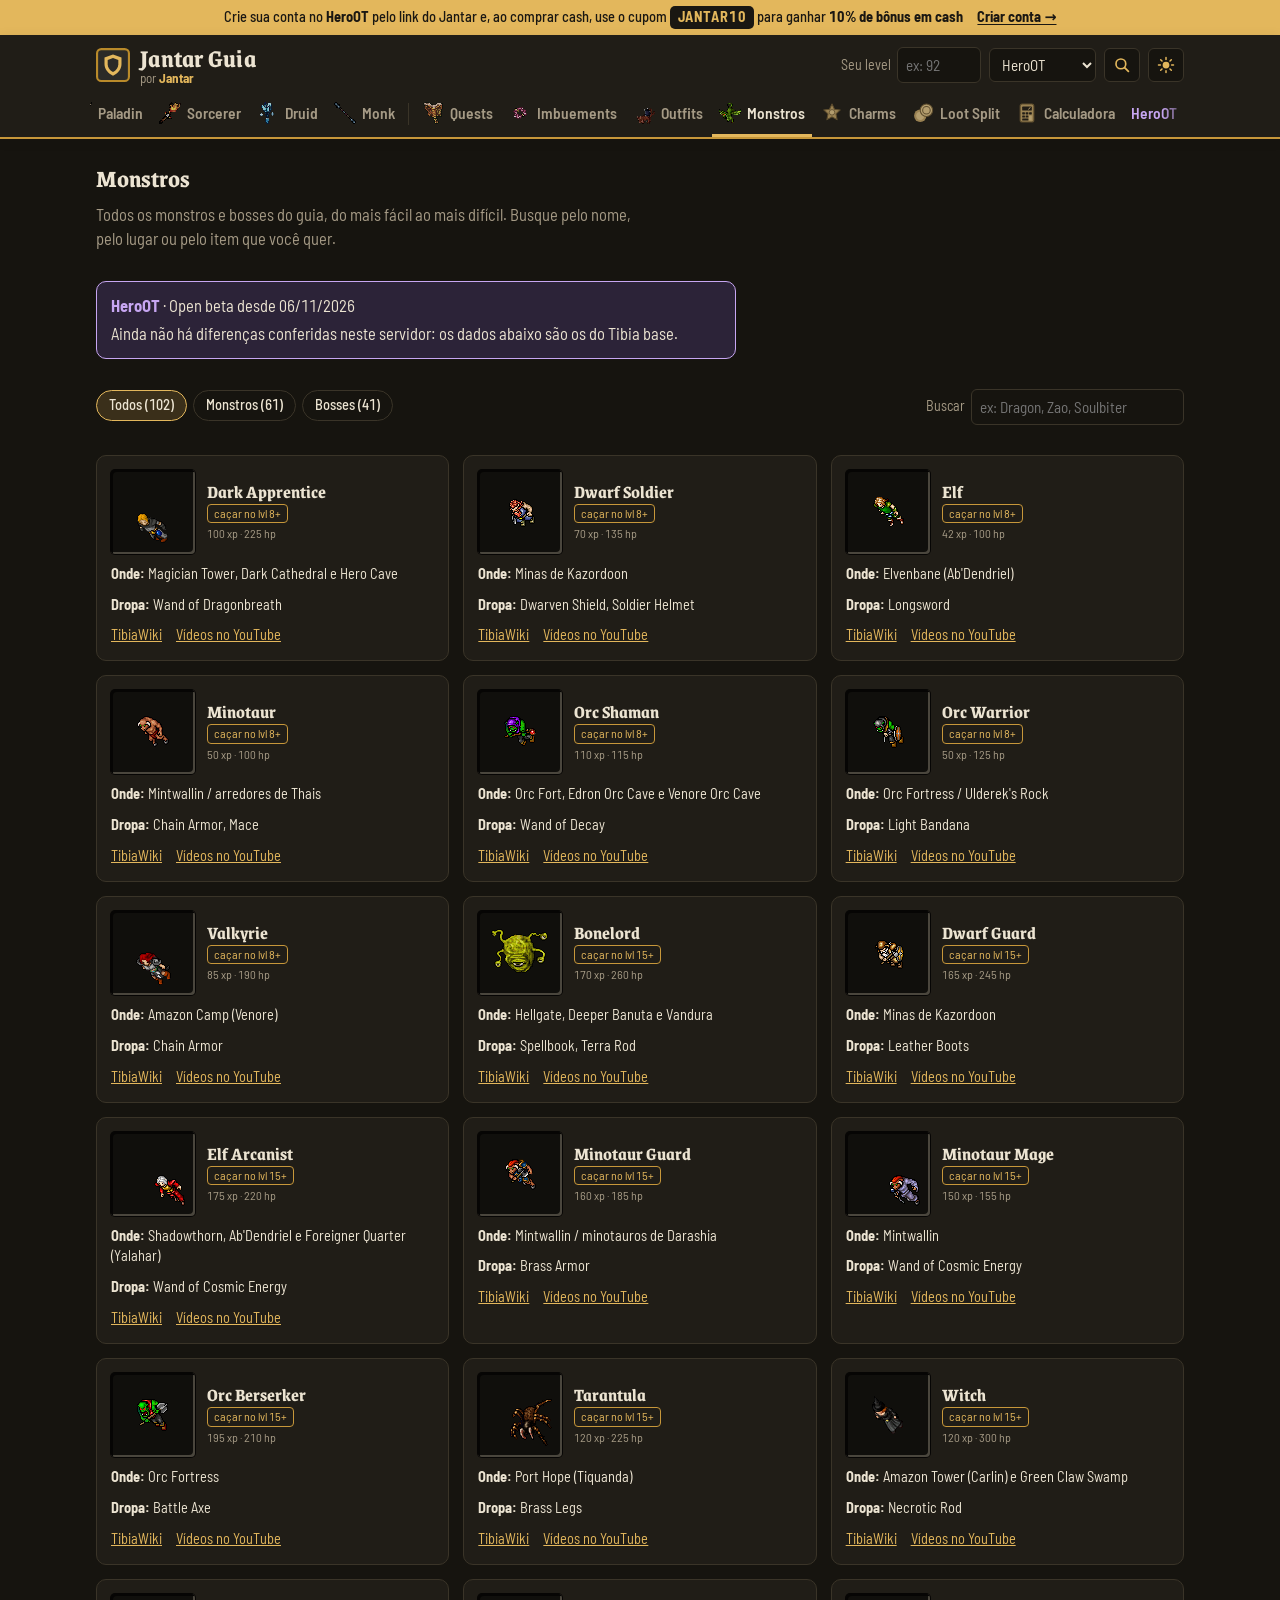
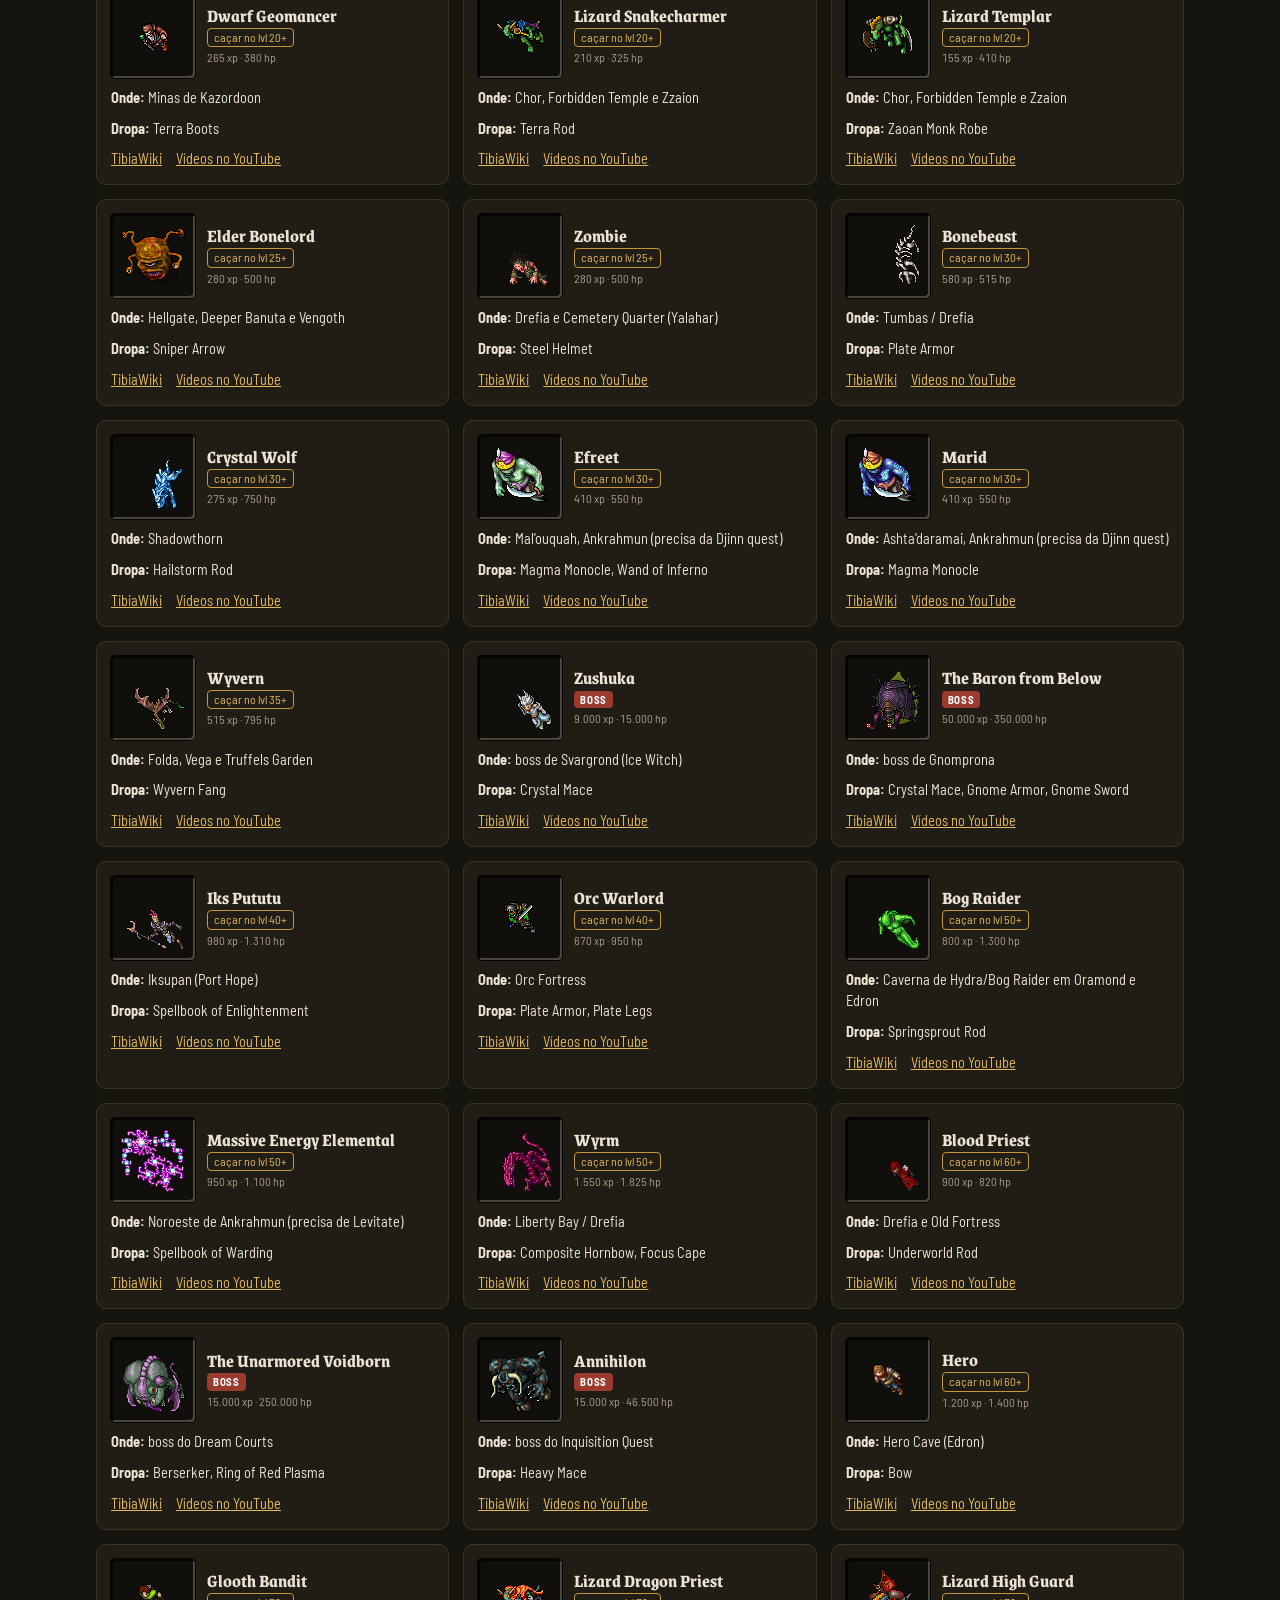
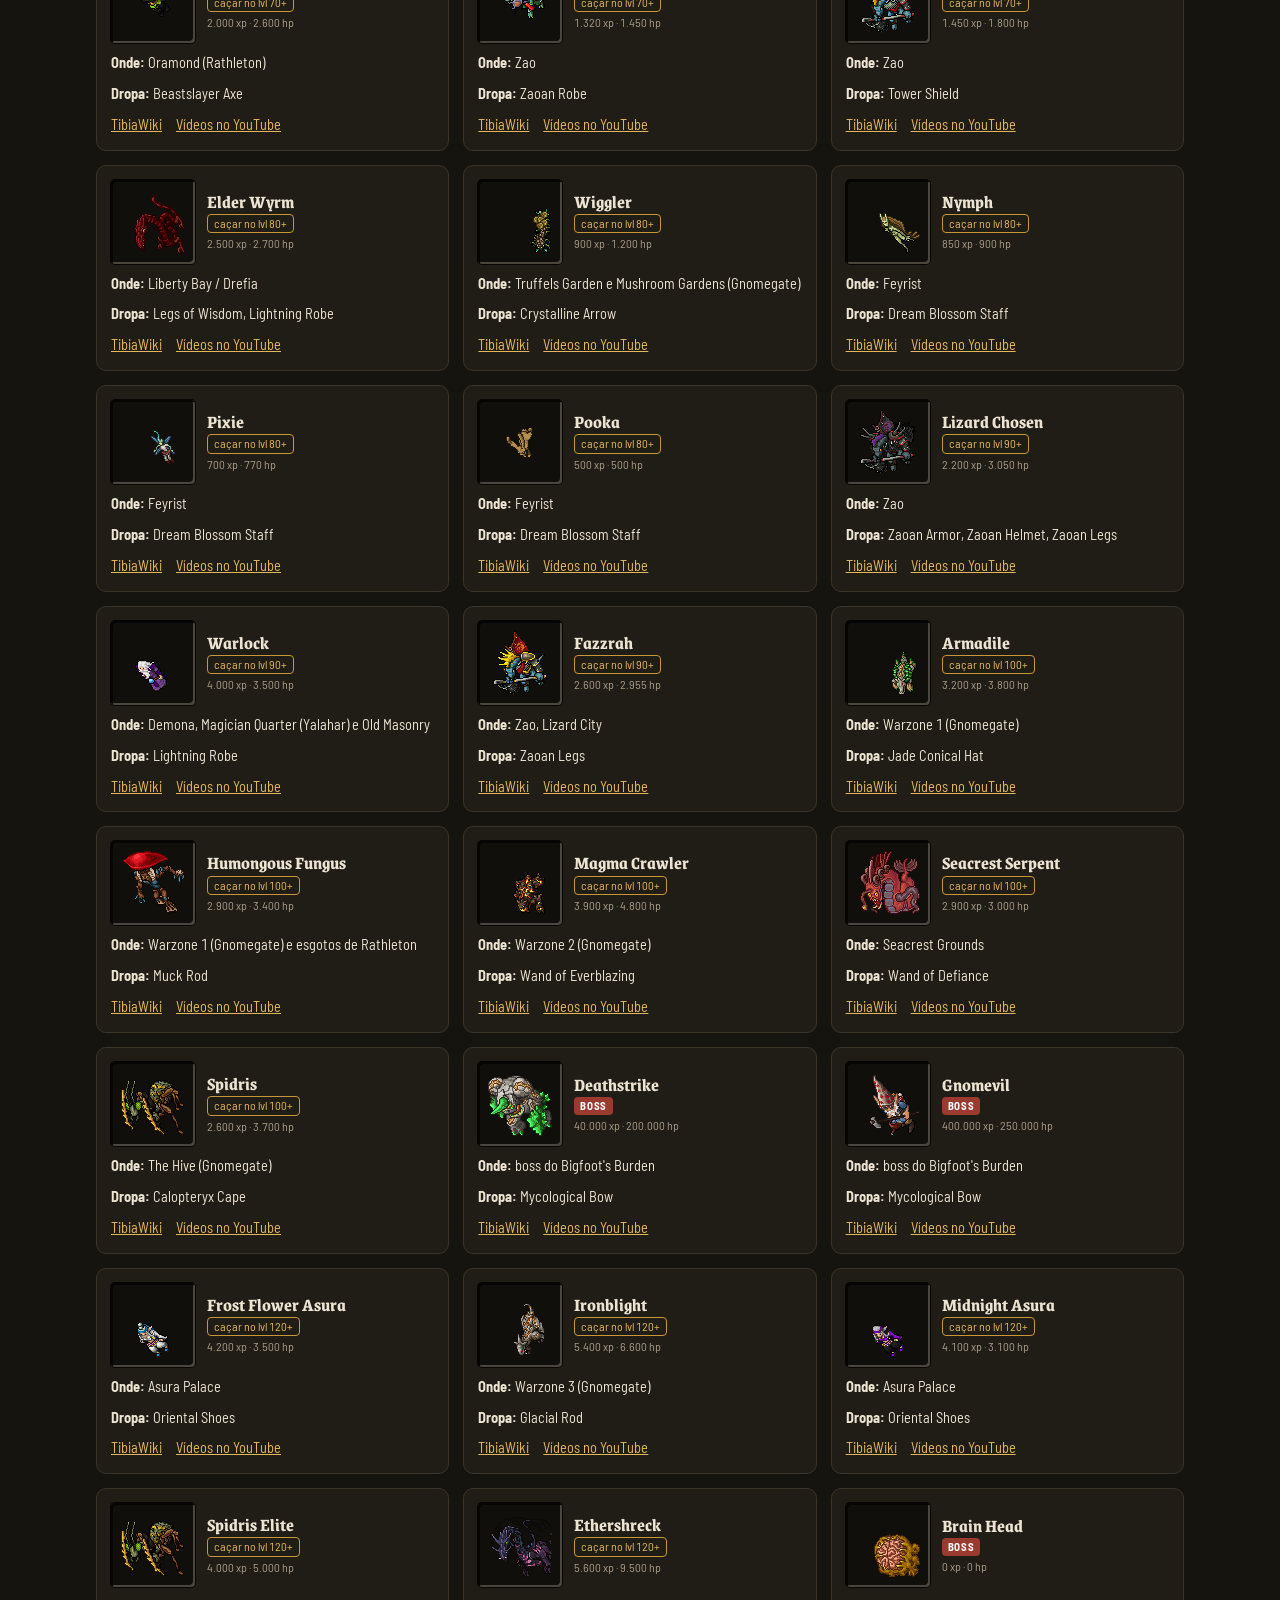
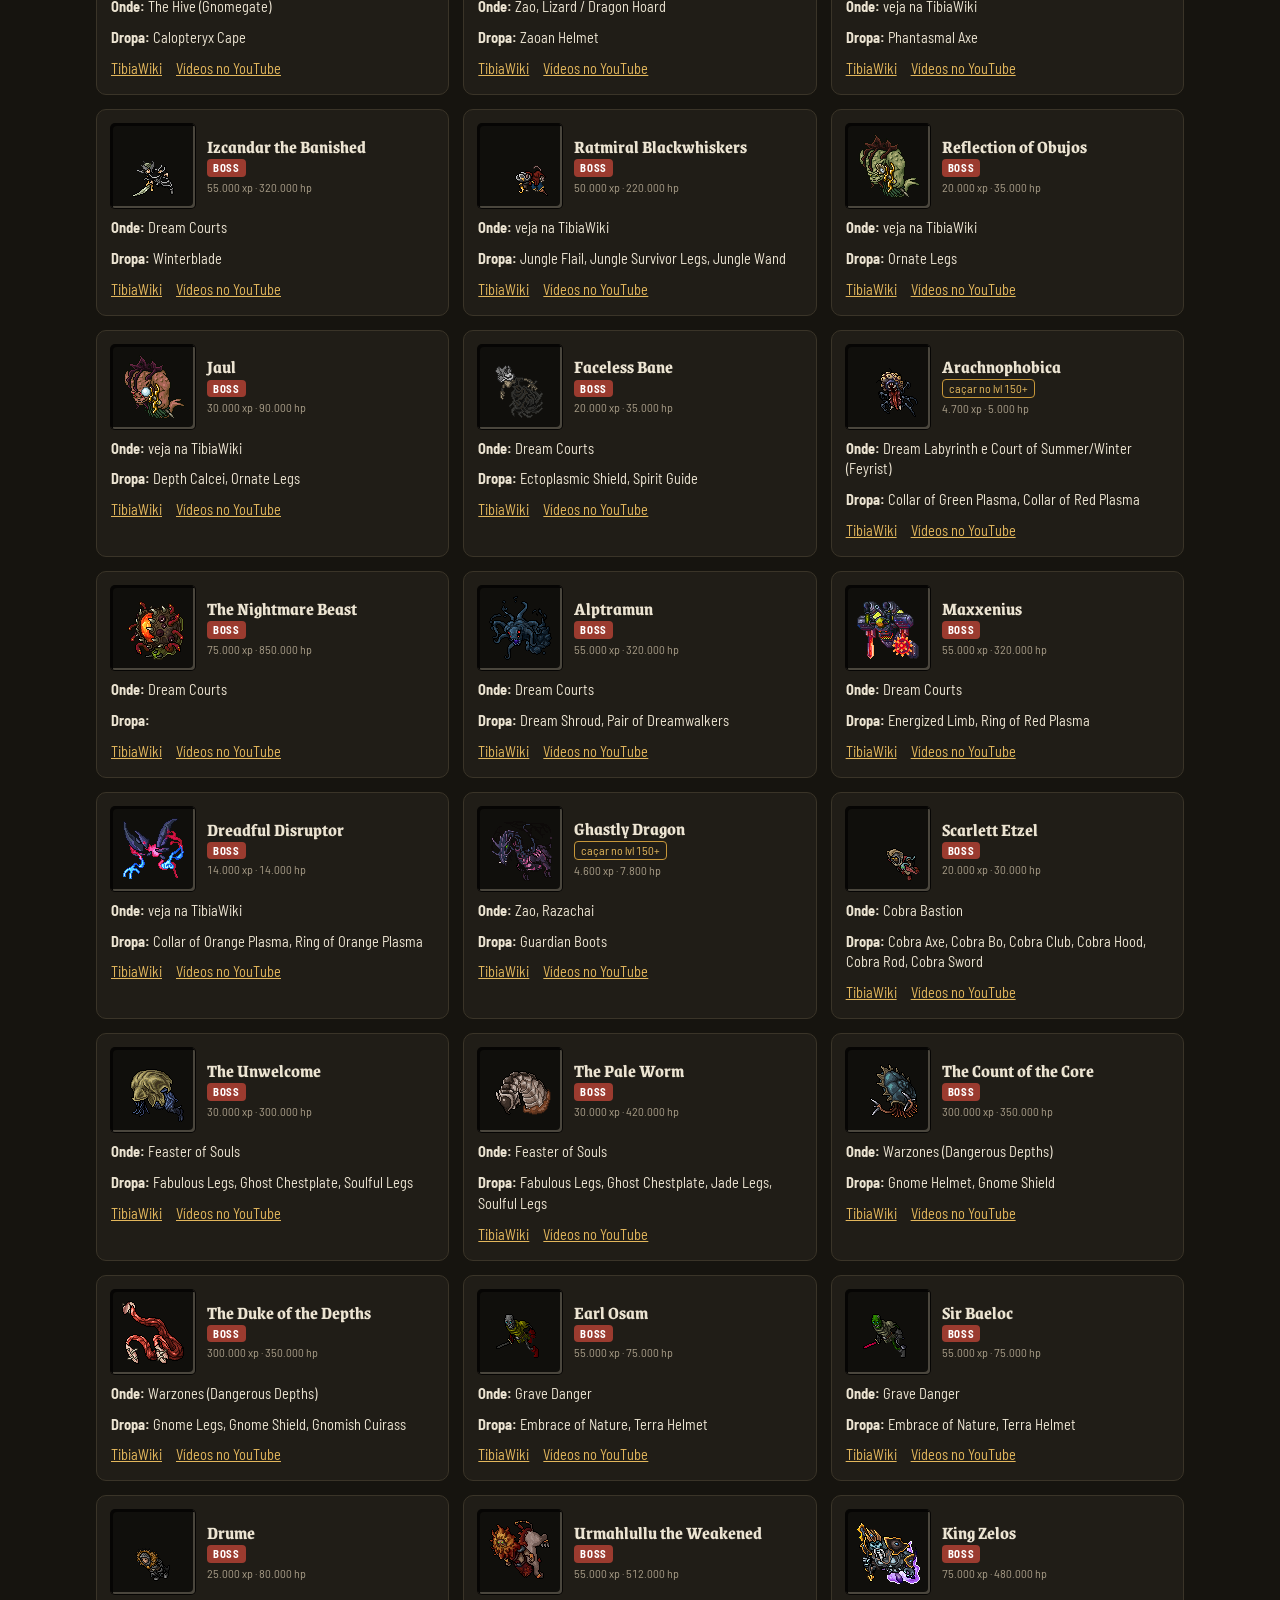
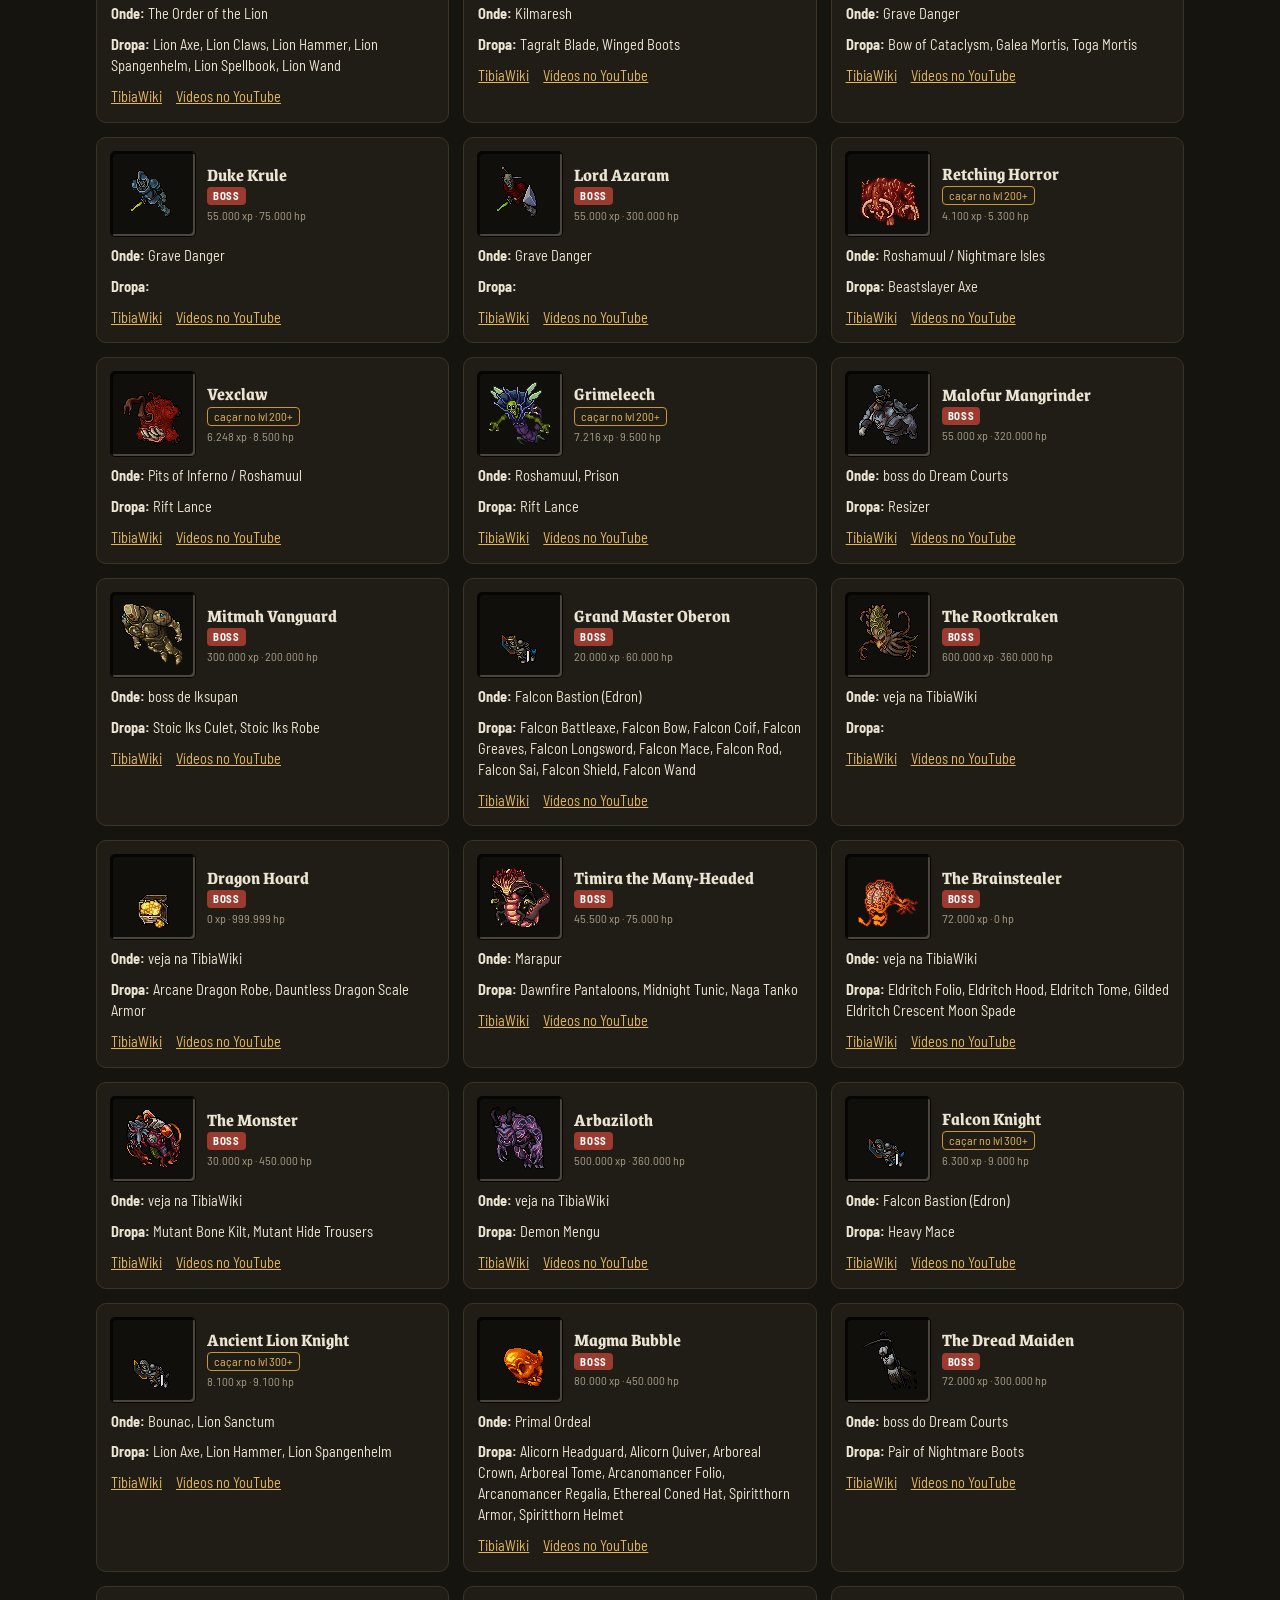
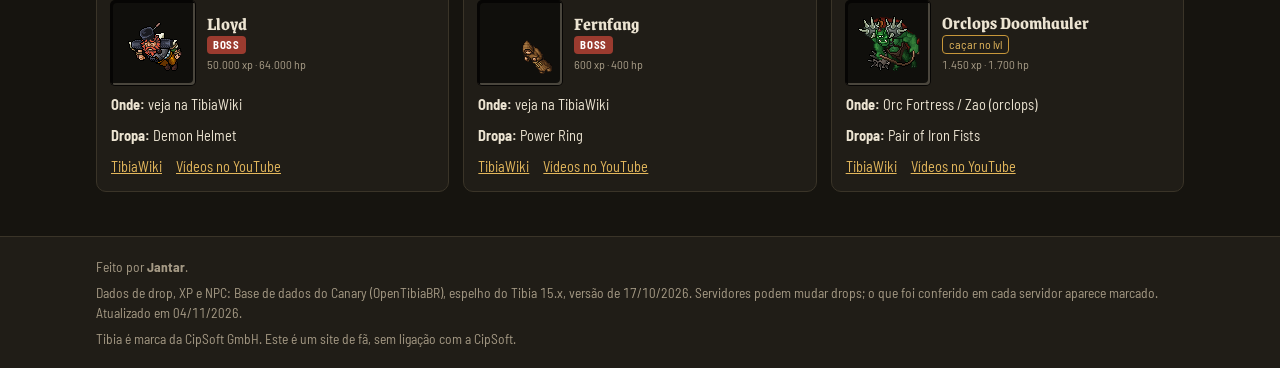
<file: monstros/index.html>
<!doctype html>
<html lang="pt-BR">
<script>document.documentElement.classList.add("js");try{if(localStorage.getItem("tema")==="light")document.documentElement.dataset.theme="light"}catch(e){}</script>
<head>
<meta charset="utf-8">
<base href="/">
<meta name="viewport" content="width=device-width,initial-scale=1,viewport-fit=cover">
<title>Monstros e bosses do Tibia: onde ficam e o que dropam | Jantar Guia</title>
<meta name="description" content="Monstros e bosses do Tibia: onde ficam, level para caçar, o que dropam com a chance de drop e vídeos de cada um.">
<link rel="canonical" href="https://jantarguia.com.br/monstros/">
<link rel="icon" href="favicon.ico" sizes="any">
<link rel="icon" href="favicon.svg" type="image/svg+xml">
<link rel="apple-touch-icon" href="apple-touch-icon.png">
<meta name="theme-color" content="#1c1b19">
<meta property="og:type" content="website">
<meta property="og:site_name" content="Jantar Guia">
<meta property="og:locale" content="pt_BR">
<meta property="og:url" content="https://jantarguia.com.br/monstros/">
<meta property="og:title" content="Monstros e bosses do Tibia: onde ficam e o que dropam | Jantar Guia">
<meta property="og:description" content="Monstros e bosses do Tibia: onde ficam, level para caçar, o que dropam com a chance de drop e vídeos de cada um.">
<meta property="og:image" content="https://jantarguia.com.br/og-image.jpg">
<meta property="og:image:width" content="1200">
<meta property="og:image:height" content="630">
<meta property="og:image:alt" content="Jantar Guia: a rota do Tibia do level 8 ao 1000">
<meta name="twitter:card" content="summary_large_image">
<meta name="twitter:image" content="https://jantarguia.com.br/og-image.jpg">
<script type="application/ld+json">{"@context":"https://schema.org","@type":"BreadcrumbList","itemListElement":[{"@type":"ListItem","position":1,"name":"Início","item":"https://jantarguia.com.br/"},{"@type":"ListItem","position":2,"name":"Monstros e bosses do Tibia","item":"https://jantarguia.com.br/monstros/"}]}</script>
<link rel="preload" href="/fonts/grenze.woff2" as="font" type="font/woff2" crossorigin>
<link rel="preload" href="/fonts/barlow-semi-condensed-400.woff2" as="font" type="font/woff2" crossorigin>
<style id="css">@font-face{font-family:'Grenze';font-style:normal;font-weight:500 700;font-display:swap;src:url(/fonts/grenze.woff2) format('woff2');unicode-range:U+0000-00FF, U+0131, U+0152-0153, U+02BB-02BC, U+02C6, U+02DA, U+02DC, U+0304, U+0308, U+0329, U+2000-206F, U+20AC, U+2122, U+2191, U+2193, U+2212, U+2215, U+FEFF, U+FFFD} @font-face{font-family:'Barlow Semi Condensed';font-style:normal;font-weight:400;font-display:swap;src:url(/fonts/barlow-semi-condensed-400.woff2) format('woff2');unicode-range:U+0000-00FF, U+0131, U+0152-0153, U+02BB-02BC, U+02C6, U+02DA, U+02DC, U+0304, U+0308, U+0329, U+2000-206F, U+20AC, U+2122, U+2191, U+2193, U+2212, U+2215, U+FEFF, U+FFFD} @font-face{font-family:'Barlow Semi Condensed';font-style:normal;font-weight:500;font-display:swap;src:url(/fonts/barlow-semi-condensed-500.woff2) format('woff2');unicode-range:U+0000-00FF, U+0131, U+0152-0153, U+02BB-02BC, U+02C6, U+02DA, U+02DC, U+0304, U+0308, U+0329, U+2000-206F, U+20AC, U+2122, U+2191, U+2193, U+2212, U+2215, U+FEFF, U+FFFD} @font-face{font-family:'Barlow Semi Condensed';font-style:normal;font-weight:600;font-display:swap;src:url(/fonts/barlow-semi-condensed-600.woff2) format('woff2');unicode-range:U+0000-00FF, U+0131, U+0152-0153, U+02BB-02BC, U+02C6, U+02DA, U+02DC, U+0304, U+0308, U+0329, U+2000-206F, U+20AC, U+2122, U+2191, U+2193, U+2212, U+2215, U+FEFF, U+FFFD} @font-face{font-family:'Barlow Semi Condensed';font-style:normal;font-weight:700;font-display:swap;src:url(/fonts/barlow-semi-condensed-700.woff2) format('woff2');unicode-range:U+0000-00FF, U+0131, U+0152-0153, U+02BB-02BC, U+02C6, U+02DA, U+02DC, U+0304, U+0308, U+0329, U+2000-206F, U+20AC, U+2122, U+2191, U+2193, U+2212, U+2215, U+FEFF, U+FFFD} :root{ --bg:#16140f; --panel:#201d17; --panel-2:#2a261e; --ink:#ece4d2; --muted:#a59a85; --line:#3a3428; --gold:#e3b75c; --gold-2:#c7973a; --gold-soft:#3a2f1a; --slot:#100f0c; --slot-hi:#4a463d; --slot-lo:#060504; --srv:#c7a6f2; --srv-soft:#2c2338; --here:#82cfa2; --here-soft:#1c3226; --common:#7ccb8f; --uncommon:#86b2f2; --rare:#f2b45c; --display:"Grenze",Georgia,serif; --body:"Barlow Semi Condensed","Arial Narrow",system-ui,sans-serif; --mono:"Barlow Semi Condensed","Arial Narrow",system-ui,sans-serif; color-scheme:dark; } :root[data-theme="light"]{ --bg:#f3f0e8; --panel:#fffdf8; --panel-2:#ebe5d8; --ink:#231d14; --muted:#6a6152; --line:#d9d0bd; --gold:#8f6410; --gold-2:#b98a2a; --gold-soft:#f3e6c6; --slot:#2b2a27; --slot-hi:#57544d; --slot-lo:#141311; --srv:#6b3fa0; --srv-soft:#efe7f8; --here:#2f6b4f; --here-soft:#dcecdf; --common:#3f7d4f; --uncommon:#3567a8; --rare:#b06a10; color-scheme:light; } *{box-sizing:border-box} [hidden]{display:none!important} html{-webkit-text-size-adjust:100%} body{background:var(--bg);color:var(--ink);font-family:var(--body);font-size:16.5px;line-height:1.45;margin:0;font-variant-numeric:tabular-nums} a{color:var(--gold)} .wrap{max-width:1120px;margin:0 auto;padding-left:max(16px,env(safe-area-inset-left,0px));padding-right:max(16px,env(safe-area-inset-right,0px))} .bar{position:sticky;top:0;z-index:5;background:var(--panel);border-bottom:2px solid var(--gold-2);padding-top:env(safe-area-inset-top,0px);box-shadow:0 2px 12px rgb(0 0 0 / .08)} .bar .wrap{padding-block:12px 10px;display:flex;flex-direction:column;gap:10px} .top{display:flex;align-items:center;justify-content:space-between;gap:12px;flex-wrap:wrap} .brand{display:flex;align-items:center;gap:10px;text-decoration:none;color:var(--ink)} .brand-mark{width:34px;height:34px;flex:none} .brand-txt{display:flex;flex-direction:column;line-height:1.05} .brand-name{font-family:var(--display);font-weight:700;font-size:1.6rem;letter-spacing:.01em} .by{font-size:.82rem;color:var(--muted)}.by b{color:var(--gold)} .ctrls{display:flex;gap:10px;flex-wrap:wrap;align-items:center} .theme{font:inherit;font-size:.85rem;border:1px solid var(--line);background:var(--bg);color:var(--ink);border-radius:6px;padding:6px 10px;cursor:pointer} .theme:hover{border-color:var(--gold-2)} .filter-note{display:flex;gap:10px;flex-wrap:wrap;align-items:center;font-size:.9rem;color:var(--muted);background:var(--panel);border:1px dashed var(--gold-2);border-radius:8px;padding:8px 12px} .filter-note button{font:inherit;font-size:.9rem;background:none;border:0;color:var(--gold);text-decoration:underline;cursor:pointer;padding:0} .field{display:flex;align-items:center;gap:6px;font-size:.88rem;color:var(--muted)} .field input,.field select{font:inherit;font-size:.95rem;padding:6px 8px;border:1px solid var(--line);border-radius:6px;background:var(--bg);color:var(--ink)} .field input{width:5.5em;font-family:var(--mono)} .tabs,.chips{display:flex;gap:6px;overflow-x:auto;scrollbar-width:none;padding-bottom:2px} .tabs::-webkit-scrollbar,.chips::-webkit-scrollbar{display:none} .tab,.chip{flex:none;border:1px solid var(--line);background:var(--bg);color:var(--ink);border-radius:999px;padding:6px 14px;font:inherit;font-weight:500;cursor:pointer;text-decoration:none;display:inline-flex;align-items:center;gap:6px} .tab:hover,.chip:hover{border-color:var(--gold-2)} .tab[aria-current="page"]{background:var(--ink);color:var(--bg);border-color:var(--ink)} .tab.srv{border-color:var(--srv);color:var(--srv)} .tab.srv[aria-current="page"]{background:var(--srv);color:var(--panel)} .chip{padding:4px 12px;font-size:.9rem} .chip[aria-pressed="true"]{background:var(--gold-soft);border-color:var(--gold)} :is(.tab,.chip,.theme,input,select,a,button):focus-visible{outline:2px solid var(--gold);outline-offset:2px} main .wrap{padding-block:22px 44px;display:flex;flex-direction:column;gap:30px} h1,h2{font-family:var(--display);margin:0;text-wrap:balance} .page-h{display:flex;flex-direction:column;gap:6px} .page-h h1{font-size:1.55rem} .intro{color:var(--muted);margin:0;max-width:68ch} .loading{color:var(--muted)} .legend{display:flex;gap:16px;flex-wrap:wrap;font-size:.85rem;color:var(--muted);align-items:center} .notice{background:var(--srv-soft);border:1px solid var(--srv);border-radius:10px;padding:12px 14px;display:flex;flex-direction:column;gap:4px;max-width:80ch} .notice b,.notice a{color:var(--srv)} .tier{display:flex;flex-direction:column;gap:14px} .tier-h{display:flex;align-items:center;gap:12px;flex-wrap:wrap} .lvl-badge{font-family:var(--display);font-weight:700;font-size:1.05rem;background:var(--slot);color:var(--gold);border:1px solid var(--gold-2);border-radius:6px;padding:3px 12px;box-shadow:inset 1px 1px 0 var(--slot-hi),inset -1px -1px 0 var(--slot-lo);font-variant-numeric:tabular-nums} .tier-h h2{font-size:1.15rem;color:var(--muted);font-weight:500} .rule{flex:1;height:1px;background:var(--line);min-width:20px} .here{font-size:.75rem;font-weight:700;color:var(--here);background:var(--here-soft);border-radius:999px;padding:3px 10px;letter-spacing:.05em;text-transform:uppercase} .grid{display:grid;grid-template-columns:repeat(auto-fill,minmax(300px,1fr));gap:14px} .card{background:var(--panel);border:1px solid var(--line);border-radius:10px;padding:14px;display:flex;flex-direction:column;gap:10px;min-width:0} .card:hover{border-color:var(--gold-2)} .head{display:flex;gap:12px;align-items:center;min-width:0} .head-txt{display:flex;flex-direction:column;gap:2px;min-width:0} .slot{flex:none;width:56px;height:56px;display:grid;place-items:center;background:var(--slot);border-radius:4px;box-shadow:inset 2px 2px 0 var(--slot-lo),inset -2px -2px 0 var(--slot-hi),0 0 0 1px var(--slot-lo)} .slot img{width:32px;height:32px;image-rendering:pixelated;transform:scale(1.5)} .slot.big{width:84px;height:84px} .slot.big img{width:auto;height:auto;max-width:64px;max-height:64px;transform:none} .meta{font-size:.75rem;color:var(--muted);text-transform:uppercase;letter-spacing:.07em} .name{font-family:var(--display);font-weight:700;font-size:1.15rem;color:var(--ink);text-decoration:none;line-height:1.15} a.name:hover{color:var(--gold)} .stats-line{display:flex;gap:8px;flex-wrap:wrap;align-items:center} .req{font-family:var(--mono);font-size:.75rem;color:var(--gold);border:1px solid var(--gold-2);border-radius:4px;padding:0 6px} .req.none{color:var(--muted);border-color:var(--line)} .attr{font-family:var(--mono);font-size:.75rem;color:var(--muted)} .how{display:flex;flex-direction:column;gap:8px;border-top:1px dashed var(--line);padding-top:10px} .how-t{font-size:.72rem;text-transform:uppercase;letter-spacing:.08em;color:var(--muted);font-weight:700} .src{display:grid;grid-template-columns:auto 1fr auto;gap:2px 10px;align-items:center;font-size:.92rem} .mon-ico{width:32px;height:32px;object-fit:contain;image-rendering:pixelated;grid-row:span 2} .src .m{font-weight:700;min-width:0} .src .c{font-family:var(--mono);font-size:.82rem;display:flex;align-items:center;gap:5px;justify-self:end} .src .w{grid-column:2/-1;color:var(--muted);font-size:.84rem} .boss-tag{display:inline-block;font-size:.68rem;font-weight:700;letter-spacing:.06em;text-transform:uppercase;color:#fff;background:#9b3b2f;border-radius:4px;padding:1px 6px;margin-right:2px;vertical-align:1px} .dot{width:9px;height:9px;border-radius:50%;display:inline-block;flex:none} .common{background:var(--common)}.uncommon{background:var(--uncommon)}.rare{background:var(--rare)} .line{font-size:.9rem}.line b{font-weight:700} .tip{font-size:.9rem;color:var(--muted);margin:0;padding-left:10px;border-left:2px solid var(--gold-2)} .srvnote{font-size:.9rem;background:var(--srv-soft);border-left:3px solid var(--srv);padding:6px 8px;border-radius:4px} .links{display:flex;gap:14px;font-size:.9rem;flex-wrap:wrap} .sys{display:grid;grid-template-columns:repeat(auto-fill,minmax(260px,1fr));gap:12px} .foot{border-top:1px solid var(--line);color:var(--muted);font-size:.85rem;background:var(--panel)} .foot .wrap{padding-block:20px calc(20px + env(safe-area-inset-bottom,0px));display:flex;flex-direction:column;gap:6px} @media (max-width:520px){.grid{grid-template-columns:1fr}} @media (prefers-reduced-motion:no-preference){.tier{transition:opacity .2s}.card{transition:border-color .15s}} .home-hero{display:flex;flex-wrap:wrap;align-items:flex-end;justify-content:space-between;gap:20px;padding-block:8px 6px;border-bottom:1px solid var(--line);padding-bottom:24px} .home-hero-txt{display:flex;flex-direction:column;gap:10px;min-width:0} .home-hero h1{font-family:var(--display);font-weight:700;font-size:clamp(2rem,5vw,3rem);line-height:1.02;margin:0;max-width:18ch;text-wrap:balance} .home-hero p{margin:0;color:var(--muted);max-width:56ch;font-size:1.05rem} .stats{display:flex;gap:26px;flex-wrap:wrap} .stat{display:flex;flex-direction:column} .stat b{font-family:var(--display);font-size:2rem;color:var(--gold);line-height:1} .stat span{font-size:.8rem;color:var(--muted);text-transform:uppercase;letter-spacing:.07em} .home-block{display:flex;flex-direction:column;gap:14px} .block-h{font-size:1.5rem} .paths{display:grid;grid-template-columns:repeat(auto-fit,minmax(280px,1fr));gap:14px} .path{all:unset;box-sizing:border-box;cursor:pointer;display:flex;flex-direction:column;gap:8px;padding:20px;border-radius:12px;background:var(--panel);border:1px solid var(--line);border-top:4px solid var(--gold-2);color:var(--ink);text-decoration:none;min-width:0} .path:hover{border-color:var(--gold-2)} .path:focus-visible{outline:2px solid var(--gold);outline-offset:2px} .srv-path{border-top-color:var(--srv)} .srv-path:hover{border-color:var(--srv)} .path-kicker{font-size:.75rem;text-transform:uppercase;letter-spacing:.09em;color:var(--muted);font-weight:700} .path-title{font-family:var(--display);font-weight:700;font-size:1.9rem;line-height:1} .path-txt{color:var(--muted);max-width:52ch} .path-tags{display:flex;gap:6px;flex-wrap:wrap} .pill{font-size:.82rem;border:1px solid var(--line);border-radius:999px;padding:2px 10px;color:var(--ink)} .pill.srv{border-color:var(--srv);color:var(--srv);font-weight:600} .path-go{margin-top:auto;padding-top:6px;font-weight:700;color:var(--gold)} .srv-path .path-go{color:var(--srv)} .vocs{display:grid;grid-template-columns:repeat(auto-fill,minmax(300px,1fr));gap:12px} .voc{display:flex;gap:14px;align-items:center;padding:14px;border-radius:10px;background:var(--panel);border:1px solid var(--line);text-decoration:none;color:var(--ink);min-width:0} .voc:hover{border-color:var(--gold-2)} .voc .slot.big img{width:32px;height:32px;max-width:none;max-height:none;transform:scale(2);image-rendering:pixelated} .voc-txt{display:flex;flex-direction:column;gap:4px;min-width:0} .voc-desc{font-size:.92rem;color:var(--muted)} @media (max-width:520px){.home-hero h1{font-size:2rem}.stats{gap:18px}.vocs,.paths{grid-template-columns:1fr}} .quest{gap:10px} .q-head{display:flex;justify-content:space-between;align-items:baseline;gap:10px} .q-txt{margin:0;color:var(--ink)} .q-warn{font-size:.88rem;font-weight:700;color:var(--rare);border-left:3px solid var(--rare);padding-left:8px} .q-items{display:flex;flex-wrap:wrap;gap:6px} .q-item{display:inline-flex;align-items:center;gap:4px;font-size:.88rem;background:var(--bg);border:1px solid var(--line);border-radius:6px;padding:2px 8px 2px 4px} .q-ico{width:24px;height:24px;image-rendering:pixelated} .foot-note{font-size:.85rem;color:var(--muted);margin:0} .grid:has(> .quest){align-items:start} .quest.has-outfit{border-color:var(--gold-2);box-shadow:0 0 0 1px var(--gold-2),0 6px 24px -12px var(--gold-2);background:linear-gradient(180deg,var(--gold-soft),var(--panel) 90px)} .outfit-badge{display:flex;align-items:center;gap:10px;padding:8px 10px;border-radius:8px;background:var(--slot);border:1px solid var(--gold-2);color:#e3b75c} .outfit-badge small{display:block;font-size:.7rem;text-transform:uppercase;letter-spacing:.08em;color:#a59a85} .outfit-badge b{font-family:var(--display);font-size:1.25rem;line-height:1.05} .outfit-ico{font-size:1.4rem;line-height:1} .chip-outfit[aria-pressed="true"]{background:var(--slot);color:#e3b75c;border-color:var(--gold-2)} .q-det{border-top:1px dashed var(--line);padding-top:8px} .q-det summary{cursor:pointer;font-weight:700;color:var(--gold);list-style:none;display:flex;align-items:center;gap:6px} .q-det summary::-webkit-details-marker{display:none} .q-det summary::before{content:"▸";transition:transform .15s} .q-det[open] summary::before{transform:rotate(90deg)} .q-det dl{display:grid;grid-template-columns:repeat(3,minmax(0,1fr));gap:8px 12px;margin:10px 0 0} .q-det dl>div{min-width:0} .q-det .wide{grid-column:1/-1} .q-det dt{font-size:.72rem;text-transform:uppercase;letter-spacing:.08em;color:var(--muted);font-weight:700} .q-det dd{margin:2px 0 0;font-size:.95rem} .look-switch .chip{font-size:1rem;padding:6px 16px} .look-bar{display:flex;flex-wrap:wrap;gap:10px;align-items:center;justify-content:space-between} .look-bar .chips{flex-wrap:wrap} .look-search input{width:14em;font-family:var(--body)} .look-grid{align-items:start} .look-slot img{width:64px!important;height:64px!important;max-width:none!important;max-height:none!important;transform:none!important;object-fit:contain;image-rendering:pixelated} .look .q-txt{font-size:.95rem} .badge-pic{flex:none;width:64px;height:64px;display:grid;place-items:center;border-radius:6px;background:#0b0a08;box-shadow:inset 1px 1px 0 #000,inset -1px -1px 0 #3a362e} .badge-pic img{width:64px;height:64px;object-fit:contain;image-rendering:pixelated} .mount-badge em{display:block;font-style:normal;font-size:.82rem;color:#c9bfa9;margin-top:2px;line-height:1.3} .mode-switch{margin-top:-14px} .muted{color:var(--muted);margin:0;font-size:.92rem} .resumo{background:var(--panel);border:1px solid var(--gold-2);border-radius:12px;padding:18px;display:flex;flex-direction:column;gap:16px} .resumo-h{display:flex;flex-direction:column;gap:2px} .resumo-h h2{font-size:1.5rem} .resumo-grid{display:grid;grid-template-columns:repeat(auto-fit,minmax(230px,1fr));gap:12px} .rbox{background:var(--bg);border:1px solid var(--line);border-radius:8px;padding:12px;display:flex;flex-direction:column;gap:6px} .rbox p,.rbox ul{margin:0;font-size:.95rem} .rbox ul{padding-left:18px;display:flex;flex-direction:column;gap:3px} .linha-wrap{display:flex;flex-direction:column;gap:8px} .linha{list-style:none;margin:0;padding:0;display:grid;grid-template-columns:repeat(auto-fill,minmax(150px,1fr));gap:8px;counter-reset:l} .linha a{display:flex;flex-direction:column;gap:2px;height:100%;text-decoration:none;color:var(--ink);background:var(--bg);border:1px solid var(--line);border-left:3px solid var(--gold-2);border-radius:6px;padding:8px 10px;font-size:.88rem;line-height:1.25} .linha a:hover{border-color:var(--gold)} .linha b{font-family:var(--display);color:var(--gold);font-size:1.1rem} .linha b::before{content:"lvl ";font-family:var(--body);font-size:.75rem;color:var(--muted);font-weight:500} .steps{display:flex;flex-direction:column;gap:34px} .step{display:flex;flex-direction:column;gap:12px;scroll-margin-top:190px} .step-h{display:flex;align-items:center;gap:10px;flex-wrap:wrap} .step-n{width:30px;height:30px;border-radius:50%;display:grid;place-items:center;font-family:var(--display);font-weight:700;background:var(--gold);color:var(--bg);flex:none} .step-obj{margin:0;font-size:1.08rem;font-weight:600;max-width:75ch} .step.is-here .step-n{background:var(--here)} .step-grid{display:grid;grid-template-columns:repeat(auto-fit,minmax(320px,1fr));gap:12px} .sbox{background:var(--panel);border:1px solid var(--line);border-radius:10px;padding:12px 14px;display:flex;flex-direction:column;gap:8px;min-width:0} .how-t.t2{margin-top:6px} .hrow,.irow summary{display:flex;gap:10px;align-items:flex-start} .hrow + .hrow,.irow + .irow{border-top:1px dashed var(--line);padding-top:8px} .hrow-txt,.irow-txt{display:flex;flex-direction:column;gap:1px;min-width:0;flex:1} .hrow-txt b,.irow-txt b{font-size:1.02rem} .hrow-onde{font-size:.92rem} .hrow-nota,.irow-w{font-size:.86rem;color:var(--muted)} .hrow .slot,.irow .slot{width:44px;height:44px} .hrow .slot img,.irow .slot img{transform:none;max-width:40px;max-height:40px;width:auto;height:auto} .irow summary{cursor:pointer;list-style:none} .irow summary::-webkit-details-marker{display:none} .irow-more{flex:none;width:24px;height:24px;border:1px solid var(--line);border-radius:6px;display:grid;place-items:center;color:var(--muted);font-weight:700;align-self:center} .irow[open] .irow-more{transform:rotate(45deg);color:var(--gold);border-color:var(--gold-2)} .irow-body{margin-top:8px} .irow-body .card{background:var(--bg)} .srow{display:grid;grid-template-columns:2.2em 1fr auto;gap:0 10px;align-items:baseline;padding:5px 0;font-size:.93rem} .srow + .srow{border-top:1px dashed var(--line)} .srow .s-lv{font-family:var(--display);color:var(--muted);text-align:right} .srow .s-n{display:flex;flex-wrap:wrap;gap:0 8px;align-items:baseline;min-width:0} .srow code{font-family:var(--mono);font-size:.85rem;color:var(--muted);font-style:italic} .srow .s-p{font-size:.85rem;white-space:nowrap} .srow .s-npc{grid-column:2/-1;font-size:.8rem;color:var(--muted)} .srow.ess .s-lv{color:var(--gold)} .srow.ess .s-n b{color:var(--gold)} .more summary{cursor:pointer;color:var(--gold);font-size:.9rem;padding:6px 0} .q-links{display:flex;flex-wrap:wrap;gap:6px} .q-links .pill{text-decoration:none} .q-links .pill small{color:var(--muted)} .pill-gold{border-color:var(--gold-2);color:var(--gold)} .step-treino{margin:0;font-size:.95rem} @media (max-width:520px){.step-grid{grid-template-columns:1fr}.resumo{padding:14px}.step{scroll-margin-top:230px}} .step-obj .obj-w{display:block;font-weight:500} .step-obj .obj-w + .obj-w{margin-top:3px} .step-obj .obj-w b{color:var(--gold)} .linha-w{font-family:var(--display);font-weight:700;color:var(--gold);margin-top:4px} .hrow-yt{display:inline-flex;align-items:center;gap:5px;align-self:flex-start;margin-top:4px;font-size:.84rem;font-weight:600;text-decoration:none;color:var(--ink);border:1px solid var(--line);border-radius:999px;padding:2px 10px 2px 7px} .hrow-yt svg{width:14px;height:14px;color:#e5483b} .hrow-yt:hover{border-color:var(--gold-2);color:var(--gold)} .yt-mini{color:var(--gold);font-weight:600;text-decoration:none;white-space:nowrap} .yt-mini::before{content:"▶ ";color:#e5483b;font-size:.8em} .yt-mini:hover{text-decoration:underline} .quest .hrow-yt{margin-top:0} .slot.place svg{width:22px;height:22px;color:var(--gold)} .imbu-rec{display:grid;grid-template-columns:repeat(auto-fill,minmax(240px,1fr));gap:10px} .imbu-what{color:var(--gold);font-size:1.02rem} .imbu-info{display:grid;grid-template-columns:minmax(220px,1fr) 2fr;gap:12px} .imbu-info ul{margin:0;padding-left:18px;display:flex;flex-direction:column;gap:4px;font-size:.93rem} .imbu-lv{display:flex;flex-direction:column;gap:8px;border-top:1px dashed var(--line);padding-top:10px} .imbu-lv > div{display:flex;flex-direction:column;gap:1px} .imbu-items{font-size:.84rem;color:var(--muted)} @media (max-width:640px){.imbu-info{grid-template-columns:1fr}} .bar .wrap{padding-block:10px 0;gap:8px} .sr{position:absolute;width:1px;height:1px;overflow:hidden;clip:rect(0 0 0 0)} .ctrls{gap:8px;flex-wrap:nowrap} .field.lvl span{white-space:nowrap} .field select{max-width:9.5em} .theme{width:36px;height:34px;padding:0;display:grid;place-items:center;flex:none} .theme svg{width:18px;height:18px;color:var(--gold)} .tabs{gap:2px;align-items:stretch;margin-inline:-6px;padding-inline:6px;padding-bottom:0} .tabs.over{-webkit-mask-image:linear-gradient(90deg,#000 calc(100% - 28px),transparent);mask-image:linear-gradient(90deg,#000 calc(100% - 28px),transparent)} .tab-group{display:flex;gap:2px;flex:none} .tab{border:0;border-radius:0;background:none;color:var(--muted);padding:8px 7px 10px;border-bottom:3px solid transparent;font-weight:600;gap:6px;font-size:.97rem;transition:color .15s,border-color .15s} .tab:hover{color:var(--ink);border-bottom-color:var(--line)} .tab[aria-current="page"]{background:none;color:var(--ink);border-bottom-color:var(--gold)} .tab-ico{width:22px;height:22px;object-fit:contain;image-rendering:pixelated;flex:none} .tab:not([aria-current="page"]) .tab-ico{filter:saturate(.6) brightness(.85)} .tab-svg{width:18px;height:18px;flex:none} .tab-sep{flex:none;width:1px;background:var(--line);margin:9px 4px 12px} .tab.srv{color:var(--srv);border-bottom-color:transparent} .tab.srv[aria-current="page"]{background:none;color:var(--srv);border-bottom-color:var(--srv)} .bar .chips{padding-block:2px 10px} .bar .chips[hidden]+*{display:none} @media (max-width:640px){ .top{flex-wrap:wrap;row-gap:8px} .ctrls{width:100%} .field.lvl{flex:1} .field.lvl input{width:100%;min-width:4em} .field select{max-width:none} .tab{padding:8px 8px 10px} } .imbu-items{display:flex;flex-wrap:wrap;gap:5px;margin-top:4px} .imbu-it{font-size:.85rem;color:var(--ink);background:var(--gold-soft);border:1px solid var(--gold-2);border-radius:6px;padding:2px 8px;line-height:1.35} .imbu-it b{color:var(--gold);font-family:var(--display);margin-right:2px} .imbu-it.novo::after{content:"novo";margin-left:6px;font-size:.68rem;font-weight:700;text-transform:uppercase;letter-spacing:.05em;color:var(--bg);background:var(--gold);border-radius:4px;padding:0 4px;vertical-align:1px} .imbu-lv > div:first-child .imbu-it.novo::after{display:none} .rec-cost{display:flex;flex-direction:column;gap:8px;border-top:1px dashed var(--line);padding-top:8px;margin-top:2px} .rec-line{display:flex;flex-direction:column;gap:2px} .rec-line > a{font-size:.82rem;font-weight:700;color:var(--gold);text-decoration:none;text-transform:uppercase;letter-spacing:.05em} .rec-line > a:hover{text-decoration:underline} .rec-note{font-size:.84rem;color:var(--muted)} .imbu-it.gt{background:var(--slot);border-style:dashed;color:var(--muted)} .card.imbu,.tier{scroll-margin-top:130px} .rec-cost{flex-direction:row;flex-wrap:wrap;gap:6px} .rec-chip{display:inline-flex;align-items:center;gap:6px;text-decoration:none;color:var(--ink);background:var(--bg);border:1px solid var(--gold-2);border-radius:6px;padding:3px 8px;font-size:.86rem} .rec-chip:hover{background:var(--gold-soft)} .rec-chip b{color:var(--gold)} .gt-n{font-weight:600} .rec-see{color:var(--muted)} .topcupom{background:var(--gold);color:#1a1712;font-size:.9rem;font-weight:500} .topcupom .wrap{display:flex;align-items:center;justify-content:center;gap:6px 14px;flex-wrap:wrap;padding-block:6px} .topcupom a{color:#1a1712;font-weight:700;text-decoration:underline;text-underline-offset:2px} .tb-code{font:inherit;font-weight:800;letter-spacing:.06em;background:#1a1712;color:var(--gold);border:0;border-radius:5px;padding:1px 8px;cursor:pointer} .tb-code.copied{background:#2e6b3a;color:#fff} .promo{display:flex;align-items:center;justify-content:space-between;gap:16px 24px;flex-wrap:wrap;background:linear-gradient(120deg,var(--panel),var(--gold-soft));border:2px solid var(--gold);border-radius:12px;padding:18px 20px} .promo h2{margin:2px 0 4px;font-size:1.35rem} .promo p{margin:0;color:var(--muted)} .promo.big h2{font-size:1.6rem} .promo-act{display:flex;gap:10px;flex-wrap:wrap;align-items:stretch} .promo-code{display:flex;flex-direction:column;align-items:center;justify-content:center;gap:0;font:inherit;cursor:pointer;background:var(--bg);color:var(--ink);border:2px dashed var(--gold);border-radius:10px;padding:6px 18px;min-width:150px} .promo-code span{font-size:.75rem;text-transform:uppercase;letter-spacing:.08em;color:var(--muted)} .promo-code b{font-family:var(--display);font-size:1.7rem;color:var(--gold);letter-spacing:.06em;line-height:1.1} .promo-code .copy-lbl{color:var(--gold)} .promo-code.copied{border-style:solid;border-color:#3f9c55} .promo-code.copied .copy-lbl{color:#3f9c55} .promo-btn{display:flex;align-items:center;justify-content:center;background:var(--gold);color:#1a1712;font-weight:700;font-size:1.05rem;text-decoration:none;border-radius:10px;padding:10px 20px} .promo-btn:hover{filter:brightness(1.08)} @media (max-width:640px){.promo-act,.promo-code,.promo-btn{width:100%}.promo.big h2{font-size:1.3rem}} .promo-bonus{color:var(--gold)} .promo-steps{margin:4px 0 0;padding-left:20px;color:var(--ink);display:flex;flex-direction:column;gap:3px} .promo-btn.discord{background:#5865f2;color:#fff;gap:8px} .promo-btn.discord svg{width:20px;height:20px} .set-bar{display:flex;flex-direction:column;gap:8px;margin:0 0 12px} .set-row{display:grid;grid-template-columns:repeat(auto-fill,minmax(96px,1fr));gap:8px} .set-slot{display:flex;flex-direction:column;align-items:center;gap:5px;text-align:center;background:var(--panel);border:1px solid var(--line);border-radius:8px;padding:8px 6px;min-width:0} .set-slot b{font-size:.82rem;font-weight:600;line-height:1.15;overflow-wrap:anywhere} .set-slot.novo{border-color:var(--gold-2);background:var(--gold-soft)} .set-slot.vazio{opacity:.55} .set-slot.vazio b{font-weight:500;color:var(--muted)} .loading { display: none; } .prerender { padding: 24px 0; line-height: 1.5; } .prerender h1, .prerender h2, .prerender h3 { margin: 1em 0 .4em; } .prerender ul { padding-left: 20px; } .loot-box{margin-top:16px} #lootxt{width:100%;box-sizing:border-box;resize:vertical;background:var(--panel-2);color:var(--ink);border:1px solid var(--line);border-radius:8px;padding:10px;font:inherit} .loot-acts{display:flex;gap:8px;flex-wrap:wrap} .loot-btn{background:var(--gold-soft);color:var(--gold);border:1px solid var(--gold-2);border-radius:8px;padding:8px 12px;min-height:38px;font:inherit;font-weight:600;cursor:pointer} .loot-btn.copied{background:var(--here-soft);color:var(--here);border-color:var(--here)} .loot-scroll{overflow-x:auto} .loot-t{width:100%;border-collapse:collapse;min-width:560px} .loot-t th{text-align:right;color:var(--muted);font-weight:600;padding:6px 8px;border-bottom:1px solid var(--line)} .loot-t td{text-align:right;padding:6px 8px;border-bottom:1px solid var(--line)} .loot-t th:first-child,.loot-t td:first-child{text-align:left} .loot-t small{color:var(--gold)} .loot-t tr.off td{opacity:.45} .loot-t input[type=number]{width:100px;box-sizing:border-box;background:var(--panel-2);color:var(--ink);border:1px solid var(--line);border-radius:6px;padding:6px;font:inherit;text-align:right} .loot-t input[type=checkbox]{width:20px;height:20px;accent-color:var(--gold)} .loot-sum{display:grid;grid-template-columns:repeat(auto-fit,minmax(180px,1fr));gap:12px} .loot-sum b{display:block;font-size:1.5rem;color:var(--here)} .loot-sum b.neg{color:var(--rare)} .loot-tr{display:flex;justify-content:space-between;align-items:center;gap:10px;flex-wrap:wrap;padding:8px 0;border-top:1px solid var(--line)} .hmode{display:inline-block;margin-left:6px;padding:0 6px;border-radius:999px;font-size:.72rem;font-weight:700;text-transform:none;letter-spacing:0;border:1px solid currentColor;vertical-align:1px} .hmode-solo{color:#4aa865} .hmode-pt{color:#d0843a} .hmode-ambos{color:var(--gold-2)} .hrow-xp{display:flex;flex-wrap:wrap;gap:2px 12px;font-size:.86rem;margin:2px 0} .hrow-xp .pos b{color:#4aa865} .hrow-xp .neg b{color:#d0564c} .hunt-src{font-size:.78rem;color:var(--muted);margin:10px 0 0;line-height:1.4} .calc-box{display:flex;flex-direction:column;gap:10px;margin-bottom:14px} .calc-box .t2{margin-top:6px} .calc-grid{display:grid;grid-template-columns:repeat(auto-fit,minmax(160px,1fr));gap:10px 12px;align-items:end} .calc-grid label{display:flex;flex-direction:column;gap:4px;min-width:0} .calc-grid label.wide{grid-column:1/-1} .calc-grid input:not([type=checkbox]),.calc-grid select{font:inherit;font-size:1rem;padding:9px 10px;min-height:42px;border:1px solid var(--line);border-radius:8px;background:var(--bg);color:var(--ink);width:100%;min-width:0;box-sizing:border-box} .calc-grid label.chk{flex-direction:row;align-items:center;gap:8px;min-height:42px;cursor:pointer} .calc-grid label.chk input{width:20px;height:20px;accent-color:var(--gold-2);flex:none} .seg{display:flex;flex-wrap:wrap;gap:8px} .seg-b{font:inherit;font-weight:600;border:1px solid var(--line);background:var(--bg);color:var(--ink);border-radius:999px;padding:8px 14px;min-height:40px;cursor:pointer} .seg-b[aria-pressed=true]{background:var(--gold-soft);color:var(--gold);border-color:var(--gold-2)} .calc-sum b{font-variant-numeric:tabular-nums} .calc-seg{display:flex;flex-wrap:wrap;align-items:center;gap:6px 12px;padding:8px 0;border-top:1px dashed var(--line)} .calc-seg .lvl-badge{font-size:.9rem;padding:2px 8px} .calc-seg-n{display:flex;flex-direction:column;flex:1 1 180px;min-width:0} .calc-seg-n small{color:var(--muted);font-size:.85rem} .calc-seg-v{font-size:.92rem;color:var(--muted);white-space:nowrap} .calc-seg-v b{color:var(--ink)} .calc-warn{flex-basis:100%;font-size:.82rem;color:var(--srv);background:var(--srv-soft);border-radius:6px;padding:6px 8px} .calc-rate{font-size:.88rem;margin:4px 0 0;line-height:1.5} .srv-info{display:grid;grid-template-columns:repeat(auto-fit,minmax(150px,1fr));gap:10px;margin:14px 0} .srv-info .stat{background:var(--panel);border:1px solid var(--line);border-radius:10px;padding:10px 12px;display:flex;flex-direction:column;gap:2px} .srv-info .stat span{font-size:.8rem;color:var(--muted)} .srv-info .stat b{font-size:1rem} .srv-rates{display:grid;grid-template-columns:repeat(auto-fit,minmax(200px,1fr));gap:12px;align-items:start} .st-t{width:100%;border-collapse:collapse;font-size:.92rem;font-variant-numeric:tabular-nums} .st-t th{text-align:left;font-size:.75rem;color:var(--muted);font-weight:600;padding:2px 0} .st-t td{padding:4px 0;border-top:1px dashed var(--line)} .st-t td:last-child,.st-t th:last-child{text-align:right} .st-t b{color:var(--gold)} .srv-news ul,.srv-rules{margin:0;padding-left:18px;display:flex;flex-direction:column;gap:4px} .ch-list{margin:0;padding-left:18px;display:flex;flex-direction:column;gap:6px} .ch-vocs{display:grid;grid-template-columns:repeat(auto-fit,minmax(240px,1fr));gap:12px} .ch-t td{vertical-align:top} .ch-t td.nw{white-space:nowrap} .theme svg{width:18px;height:18px;display:block} .busca{position:relative;padding-bottom:10px} .busca input{width:100%;box-sizing:border-box;font:inherit;font-size:1rem;padding:10px 12px;min-height:44px;border:1px solid var(--gold-2);border-radius:8px;background:var(--bg);color:var(--ink)} .busca-res{display:flex;flex-direction:column;max-height:min(60vh,460px);overflow:auto;margin-top:6px;border-radius:8px} .busca-it{all:unset;box-sizing:border-box;display:flex;align-items:center;gap:10px;padding:6px 8px;border-radius:8px;cursor:pointer;min-height:44px} .busca-it:hover,.busca-it.on,.busca-it:focus-visible{background:var(--gold-soft)} .busca-it .slot{width:36px;height:36px;flex:none} .busca-it .slot img{max-width:32px;max-height:32px;transform:none;width:auto;height:auto} .busca-txt{display:flex;flex-direction:column;min-width:0} .busca-txt b{white-space:nowrap;overflow:hidden;text-overflow:ellipsis} .busca-txt small{color:var(--muted);font-size:.8rem;white-space:nowrap;overflow:hidden;text-overflow:ellipsis} .busca-dica{color:var(--muted);font-size:.88rem;margin:6px 2px} details.irow.busca-alvo,.hrow.busca-alvo,.step.busca-alvo{outline:2px solid var(--gold-2);outline-offset:2px;border-radius:8px} main{min-height:100vh} .calc-hunt{color:inherit;text-decoration:none;display:inline-flex;align-items:baseline;gap:2px;min-height:24px} .calc-hunt b{text-decoration:underline;text-decoration-color:var(--gold-2);text-underline-offset:3px} .calc-hunt span{color:var(--gold)} .calc-hunt:hover b{color:var(--gold)} .fraq-pic{all:unset;cursor:pointer;border-radius:8px;flex:none} .fraq-pic:focus-visible{outline:2px solid var(--gold-2);outline-offset:2px} .fraq-btn{align-self:flex-start;font:inherit;font-size:.82rem;font-weight:600;color:var(--gold);background:none;border:1px solid var(--gold-2);border-radius:999px;padding:4px 10px;min-height:30px;margin:4px 0 2px;cursor:pointer} .fraq-btn[aria-expanded=true] span{display:inline-block;transform:rotate(180deg)} .fraq{border:1px solid var(--line);border-radius:8px;padding:8px 10px;margin:4px 0;background:var(--bg)} .fraq-sum{display:flex;flex-wrap:wrap;gap:2px 14px;margin:0 0 6px;font-size:.88rem} .fraq-els{display:grid;grid-template-columns:repeat(auto-fill,minmax(88px,1fr));gap:6px} .fraq-el{display:flex;justify-content:space-between;gap:6px;padding:4px 8px;border-radius:6px;font-size:.85rem;border:1px solid var(--line)} .fraq-el.forte{border-color:#4aa865;background:rgb(74 168 101 / .14)} .fraq-el.resiste{border-color:#d0843a;background:rgb(208 132 58 / .12)} .fraq-el.imune{border-color:#d0564c;background:rgb(208 86 76 / .14)} b.forte,.fraq-el.forte b{color:#4aa865} .fraq-el.resiste b{color:#d0843a} b.imune,.fraq-el.imune b{color:#d0564c} .fraq-nota{margin:6px 0 0;font-size:.76rem;color:var(--muted)} .fraq-tab-wrap{overflow-x:auto;-webkit-overflow-scrolling:touch} .fraq-tab{border-collapse:collapse;width:100%;font-size:.8rem;font-variant-numeric:tabular-nums} .fraq-tab th{font-weight:600;color:var(--muted);font-size:.72rem;padding:2px 3px;text-align:center} .fraq-tab th:first-child,.fraq-tab td:first-child{text-align:left;padding-right:6px;white-space:nowrap;max-width:9.5em;overflow:hidden;text-overflow:ellipsis} .fraq-tab td{padding:3px;text-align:center;border-top:1px solid var(--line)} .fraq-tab td.forte{color:#4aa865;font-weight:700;background:rgb(74 168 101 / .12)} .fraq-tab td.resiste{color:#d0843a} .fraq-tab td.imune{color:#d0564c;font-weight:700;background:rgb(208 86 76 / .12)} .hrow .fraq{margin-left:-56px} @media (max-width:480px){.fraq-tab{font-size:.74rem}.fraq-tab td,.fraq-tab th{padding:2px 1px}.fraq-tab th:first-child,.fraq-tab td:first-child{max-width:6.2em}} .loot-hacts{display:flex;gap:6px;flex:none} .loot-guia{display:flex;flex-direction:column;gap:10px;margin-top:8px} .loot-guia h2{font-size:1.25rem} .loot-passos{margin:0;padding-left:22px;display:flex;flex-direction:column;gap:6px;line-height:1.5} .loot-faq{border:1px solid var(--line);border-radius:8px;padding:10px 12px;background:var(--panel)} .loot-faq summary{cursor:pointer;font-weight:600;min-height:24px} .loot-faq p{margin:8px 0 0;line-height:1.5;color:var(--ink)}</style>
</head>
<body>
<div class="topcupom" id="topcupom"><div class="wrap"><span>Crie sua conta no <b>HeroOT</b> pelo link do Jantar e, ao comprar cash, use o cupom <button class="tb-code" type="button" data-copy="JANTAR10">JANTAR10</button> para ganhar <b>10% de bônus em cash</b></span><a href="https://hero-ot.com/r/JANTAR10" target="_blank" rel="sponsored noopener">Criar conta →</a></div></div>
<header class="bar"><div class="wrap">
  <div class="top">
    <a class="brand" href="./" aria-label="Jantar Guia, página inicial">
      <svg class="brand-mark" viewBox="0 0 32 32" aria-hidden="true"><rect x="1" y="1" width="30" height="30" rx="4" fill="#2b2a27"/><rect x="1" y="1" width="30" height="30" rx="4" fill="none" stroke="#b98a2a" stroke-width="2"/><path d="M16 6 24 9v6c0 5-3.5 9-8 11-4.5-2-8-6-8-11V9z" fill="#e3b75c"/><path d="M16 9.5 21 11.4v3.8c0 3.2-2.1 5.9-5 7.3-2.9-1.4-5-4.1-5-7.3v-3.8z" fill="#2b2a27"/></svg>
      <span class="brand-txt"><span class="brand-name">Jantar Guia</span><span class="by">por <b id="criador">Jantar</b></span></span>
    </a>
    <div class="ctrls">
      <label class="field lvl" for="mylvl"><span>Seu level</span>
        <input id="mylvl" type="number" inputmode="numeric" min="1" max="3000" placeholder="ex: 92">
      </label>
      <label class="field" for="srv"><span class="sr">Servidor</span>
        <select id="srv" aria-label="Servidor"><option value="">Tibia (base)</option></select>
      </label>
      <button class="theme" id="busca" type="button" aria-label="Buscar no site" title="Buscar item, monstro ou quest" aria-expanded="false" aria-controls="buscabox"><svg viewBox="0 0 24 24" aria-hidden="true"><circle cx="10.5" cy="10.5" r="6.5" fill="none" stroke="currentColor" stroke-width="2.2"/><path d="m15.5 15.5 5 5" stroke="currentColor" stroke-width="2.4" stroke-linecap="round"/></svg></button>
      <button class="theme" id="theme" type="button"></button>
    </div>
  </div>
  <nav class="tabs" id="tabs" aria-label="Seções"><a class="tab" href="./"><span>Início</span></a><a class="tab" href="knight/"><span>Knight</span></a><a class="tab" href="paladin/"><span>Paladin</span></a><a class="tab" href="sorcerer/"><span>Sorcerer</span></a><a class="tab" href="druid/"><span>Druid</span></a><a class="tab" href="monk/"><span>Monk</span></a><a class="tab" href="quests/"><span>Quests</span></a><a class="tab" href="imbuements/"><span>Imbuements</span></a><a class="tab" href="outfits/"><span>Outfits</span></a><a class="tab" href="monstros/"><span>Monstros</span></a><a class="tab" href="lootsplit/"><span>Loot Split</span></a><a class="tab" href="calculadora/"><span>Calculadora</span></a><a class="tab" href="charms/"><span>Charms</span></a></nav>
  <div class="busca" id="buscabox" hidden><input id="buscaq" type="search" autocomplete="off" spellcheck="false" placeholder="Buscar item, monstro, quest ou página" aria-label="Buscar no site"><div id="buscares" class="busca-res" role="listbox"></div></div>
  <div class="chips" id="chips" hidden></div>
</div></header>

<main><div class="wrap" id="view"><p class="loading">Carregando o guia…</p><div class="prerender"><h1>Monstros e bosses do Tibia</h1><h2>Bosses</h2><ul><li>Alptramun (boss) · level 150+ · 320.000 de vida · 55.000 de XP · Dream Courts · dropa: Dream Shroud, Pair of Dreamwalkers</li><li>Annihilon (boss) · level 60+ · 46.500 de vida · 15.000 de XP · boss do Inquisition Quest · dropa: Heavy Mace</li><li>Arbaziloth (boss) · level 300+ · 360.000 de vida · 500.000 de XP · dropa: Demon Mengu</li><li>Brain Head (boss) · level 150+ · dropa: Phantasmal Axe</li><li>Deathstrike (boss) · level 100+ · 200.000 de vida · 40.000 de XP · boss do Bigfoot&#x27;s Burden · dropa: Mycological Bow</li><li>Dragon Hoard (boss) · level 300+ · 999.999 de vida · dropa: Arcane Dragon Robe, Dauntless Dragon Scale Armor</li><li>Dreadful Disruptor (boss) · level 150+ · 14.000 de vida · 14.000 de XP · dropa: Collar of Orange Plasma, Ring of Orange Plasma</li><li>Drume (boss) · level 200+ · 80.000 de vida · 25.000 de XP · The Order of the Lion · dropa: Lion Axe, Lion Claws, Lion Hammer, Lion Spangenhelm, Lion Spellbook, Lion Wand</li><li>Duke Krule (boss) · level 200+ · 75.000 de vida · 55.000 de XP · Grave Danger</li><li>Earl Osam (boss) · level 200+ · 75.000 de vida · 55.000 de XP · Grave Danger · dropa: Embrace of Nature, Terra Helmet</li><li>Faceless Bane (boss) · level 150+ · 35.000 de vida · 20.000 de XP · Dream Courts · dropa: Ectoplasmic Shield, Spirit Guide</li><li>Fernfang (boss) · 400 de vida · 600 de XP · dropa: Power Ring</li><li>Gnomevil (boss) · level 100+ · 250.000 de vida · 400.000 de XP · boss do Bigfoot&#x27;s Burden · dropa: Mycological Bow</li><li>Grand Master Oberon (boss) · level 300+ · 60.000 de vida · 20.000 de XP · Falcon Bastion (Edron) · dropa: Falcon Battleaxe, Falcon Bow, Falcon Coif, Falcon Greaves, Falcon Longsword, Falcon Mace, Falcon Rod, Falcon Sai, Falcon Shield, Falcon Wand</li><li>Izcandar the Banished (boss) · level 150+ · 320.000 de vida · 55.000 de XP · Dream Courts · dropa: Winterblade</li><li>Jaul (boss) · level 150+ · 90.000 de vida · 30.000 de XP · dropa: Depth Calcei, Ornate Legs</li><li>King Zelos (boss) · level 200+ · 480.000 de vida · 75.000 de XP · Grave Danger · dropa: Bow of Cataclysm, Galea Mortis, Toga Mortis</li><li>Lloyd (boss) · 64.000 de vida · 50.000 de XP · dropa: Demon Helmet</li><li>Lord Azaram (boss) · level 200+ · 300.000 de vida · 55.000 de XP · Grave Danger</li><li>Magma Bubble (boss) · level 400+ · 450.000 de vida · 80.000 de XP · Primal Ordeal · dropa: Alicorn Headguard, Alicorn Quiver, Arboreal Crown, Arboreal Tome, Arcanomancer Folio, Arcanomancer Regalia, Ethereal Coned Hat, Spiritthorn Armor, Spiritthorn Helmet</li><li>Malofur Mangrinder (boss) · level 200+ · 320.000 de vida · 55.000 de XP · boss do Dream Courts · dropa: Resizer</li><li>Maxxenius (boss) · level 150+ · 320.000 de vida · 55.000 de XP · Dream Courts · dropa: Energized Limb, Ring of Red Plasma</li><li>Mitmah Vanguard (boss) · level 200+ · 200.000 de vida · 300.000 de XP · boss de Iksupan · dropa: Stoic Iks Culet, Stoic Iks Robe</li><li>Ratmiral Blackwhiskers (boss) · level 150+ · 220.000 de vida · 50.000 de XP · dropa: Jungle Flail, Jungle Survivor Legs, Jungle Wand</li><li>Reflection of Obujos (boss) · level 150+ · 35.000 de vida · 20.000 de XP · dropa: Ornate Legs</li><li>Scarlett Etzel (boss) · level 200+ · 30.000 de vida · 20.000 de XP · Cobra Bastion · dropa: Cobra Axe, Cobra Bo, Cobra Club, Cobra Hood, Cobra Rod, Cobra Sword</li><li>Sir Baeloc (boss) · level 200+ · 75.000 de vida · 55.000 de XP · Grave Danger · dropa: Embrace of Nature, Terra Helmet</li><li>The Baron from Below (boss) · level 35+ · 350.000 de vida · 50.000 de XP · boss de Gnomprona · dropa: Crystal Mace, Gnome Armor, Gnome Sword</li><li>The Brainstealer (boss) · level 300+ · 72.000 de XP · dropa: Eldritch Folio, Eldritch Hood, Eldritch Tome, Gilded Eldritch Crescent Moon Spade</li><li>The Count of the Core (boss) · level 200+ · 350.000 de vida · 300.000 de XP · Warzones (Dangerous Depths) · dropa: Gnome Helmet, Gnome Shield</li><li>The Dread Maiden (boss) · 300.000 de vida · 72.000 de XP · boss do Dream Courts · dropa: Pair of Nightmare Boots</li><li>The Duke of the Depths (boss) · level 200+ · 350.000 de vida · 300.000 de XP · Warzones (Dangerous Depths) · dropa: Gnome Legs, Gnome Shield, Gnomish Cuirass</li><li>The Monster (boss) · level 300+ · 450.000 de vida · 30.000 de XP · dropa: Mutant Bone Kilt, Mutant Hide Trousers</li><li>The Nightmare Beast (boss) · level 150+ · 850.000 de vida · 75.000 de XP · Dream Courts</li><li>The Pale Worm (boss) · level 200+ · 420.000 de vida · 30.000 de XP · Feaster of Souls · dropa: Fabulous Legs, Ghost Chestplate, Jade Legs, Soulful Legs</li><li>The Rootkraken (boss) · level 300+ · 360.000 de vida · 600.000 de XP</li><li>The Unarmored Voidborn (boss) · level 60+ · 250.000 de vida · 15.000 de XP · boss do Dream Courts · dropa: Berserker, Ring of Red Plasma</li><li>The Unwelcome (boss) · level 200+ · 300.000 de vida · 30.000 de XP · Feaster of Souls · dropa: Fabulous Legs, Ghost Chestplate, Soulful Legs</li><li>Timira the Many-Headed (boss) · level 300+ · 75.000 de vida · 45.500 de XP · Marapur · dropa: Dawnfire Pantaloons, Midnight Tunic, Naga Tanko</li><li>Urmahlullu the Weakened (boss) · level 200+ · 512.000 de vida · 55.000 de XP · Kilmaresh · dropa: Tagralt Blade, Winged Boots</li><li>Zushuka (boss) · level 35+ · 15.000 de vida · 9.000 de XP · boss de Svargrond (Ice Witch) · dropa: Crystal Mace</li></ul><h2>Monstros</h2><ul><li>Ancient Lion Knight · level 300+ · 9.100 de vida · 8.100 de XP · Bounac, Lion Sanctum · dropa: Lion Axe, Lion Hammer, Lion Spangenhelm</li><li>Arachnophobica · level 150+ · 5.000 de vida · 4.700 de XP · Dream Labyrinth e Court of Summer/Winter (Feyrist) · dropa: Collar of Green Plasma, Collar of Red Plasma</li><li>Armadile · level 100+ · 3.800 de vida · 3.200 de XP · Warzone 1 (Gnomegate) · dropa: Jade Conical Hat</li><li>Blood Priest · level 60+ · 820 de vida · 900 de XP · Drefia e Old Fortress · dropa: Underworld Rod</li><li>Bog Raider · level 50+ · 1.300 de vida · 800 de XP · Caverna de Hydra/Bog Raider em Oramond e Edron · dropa: Springsprout Rod</li><li>Bonebeast · level 30+ · 515 de vida · 580 de XP · Tumbas / Drefia · dropa: Plate Armor</li><li>Bonelord · level 15+ · 260 de vida · 170 de XP · Hellgate, Deeper Banuta e Vandura · dropa: Spellbook, Terra Rod</li><li>Crystal Wolf · level 30+ · 750 de vida · 275 de XP · Shadowthorn · dropa: Hailstorm Rod</li><li>Dark Apprentice · level 8+ · 225 de vida · 100 de XP · Magician Tower, Dark Cathedral e Hero Cave · dropa: Wand of Dragonbreath</li><li>Dwarf Geomancer · level 20+ · 380 de vida · 265 de XP · Minas de Kazordoon · dropa: Terra Boots</li><li>Dwarf Guard · level 15+ · 245 de vida · 165 de XP · Minas de Kazordoon · dropa: Leather Boots</li><li>Dwarf Soldier · level 8+ · 135 de vida · 70 de XP · Minas de Kazordoon · dropa: Dwarven Shield, Soldier Helmet</li><li>Efreet · level 30+ · 550 de vida · 410 de XP · Mal&#x27;ouquah, Ankrahmun (precisa da Djinn quest) · dropa: Magma Monocle, Wand of Inferno</li><li>Elder Bonelord · level 25+ · 500 de vida · 280 de XP · Hellgate, Deeper Banuta e Vengoth · dropa: Sniper Arrow</li><li>Elder Wyrm · level 80+ · 2.700 de vida · 2.500 de XP · Liberty Bay / Drefia · dropa: Legs of Wisdom, Lightning Robe</li><li>Elf · level 8+ · 100 de vida · 42 de XP · Elvenbane (Ab&#x27;Dendriel) · dropa: Longsword</li><li>Elf Arcanist · level 15+ · 220 de vida · 175 de XP · Shadowthorn, Ab&#x27;Dendriel e Foreigner Quarter (Yalahar) · dropa: Wand of Cosmic Energy</li><li>Ethershreck · level 120+ · 9.500 de vida · 5.600 de XP · Zao, Lizard / Dragon Hoard · dropa: Zaoan Helmet</li><li>Falcon Knight · level 300+ · 9.000 de vida · 6.300 de XP · Falcon Bastion (Edron) · dropa: Heavy Mace</li><li>Fazzrah · level 90+ · 2.955 de vida · 2.600 de XP · Zao, Lizard City · dropa: Zaoan Legs</li><li>Frost Flower Asura · level 120+ · 3.500 de vida · 4.200 de XP · Asura Palace · dropa: Oriental Shoes</li><li>Ghastly Dragon · level 150+ · 7.800 de vida · 4.600 de XP · Zao, Razachai · dropa: Guardian Boots</li><li>Glooth Bandit · level 70+ · 2.600 de vida · 2.000 de XP · Oramond (Rathleton) · dropa: Beastslayer Axe</li><li>Grimeleech · level 200+ · 9.500 de vida · 7.216 de XP · Roshamuul, Prison · dropa: Rift Lance</li><li>Hero · level 60+ · 1.400 de vida · 1.200 de XP · Hero Cave (Edron) · dropa: Bow</li><li>Humongous Fungus · level 100+ · 3.400 de vida · 2.900 de XP · Warzone 1 (Gnomegate) e esgotos de Rathleton · dropa: Muck Rod</li><li>Iks Pututu · level 40+ · 1.310 de vida · 980 de XP · Iksupan (Port Hope) · dropa: Spellbook of Enlightenment</li><li>Ironblight · level 120+ · 6.600 de vida · 5.400 de XP · Warzone 3 (Gnomegate) · dropa: Glacial Rod</li><li>Lizard Chosen · level 90+ · 3.050 de vida · 2.200 de XP · Zao · dropa: Zaoan Armor, Zaoan Helmet, Zaoan Legs</li><li>Lizard Dragon Priest · level 70+ · 1.450 de vida · 1.320 de XP · Zao · dropa: Zaoan Robe</li><li>Lizard High Guard · level 70+ · 1.800 de vida · 1.450 de XP · Zao · dropa: Tower Shield</li><li>Lizard Snakecharmer · level 20+ · 325 de vida · 210 de XP · Chor, Forbidden Temple e Zzaion · dropa: Terra Rod</li><li>Lizard Templar · level 20+ · 410 de vida · 155 de XP · Chor, Forbidden Temple e Zzaion · dropa: Zaoan Monk Robe</li><li>Magma Crawler · level 100+ · 4.800 de vida · 3.900 de XP · Warzone 2 (Gnomegate) · dropa: Wand of Everblazing</li><li>Marid · level 30+ · 550 de vida · 410 de XP · Ashta&#x27;daramai, Ankrahmun (precisa da Djinn quest) · dropa: Magma Monocle</li><li>Massive Energy Elemental · level 50+ · 1.100 de vida · 950 de XP · Noroeste de Ankrahmun (precisa de Levitate) · dropa: Spellbook of Warding</li><li>Midnight Asura · level 120+ · 3.100 de vida · 4.100 de XP · Asura Palace · dropa: Oriental Shoes</li><li>Minotaur · level 8+ · 100 de vida · 50 de XP · Mintwallin / arredores de Thais · dropa: Chain Armor, Mace</li><li>Minotaur Guard · level 15+ · 185 de vida · 160 de XP · Mintwallin / minotauros de Darashia · dropa: Brass Armor</li><li>Minotaur Mage · level 15+ · 155 de vida · 150 de XP · Mintwallin · dropa: Wand of Cosmic Energy</li><li>Nymph · level 80+ · 900 de vida · 850 de XP · Feyrist · dropa: Dream Blossom Staff</li><li>Orc Berserker · level 15+ · 210 de vida · 195 de XP · Orc Fortress · dropa: Battle Axe</li><li>Orc Shaman · level 8+ · 115 de vida · 110 de XP · Orc Fort, Edron Orc Cave e Venore Orc Cave · dropa: Wand of Decay</li><li>Orc Warlord · level 40+ · 950 de vida · 670 de XP · Orc Fortress · dropa: Plate Armor, Plate Legs</li><li>Orc Warrior · level 8+ · 125 de vida · 50 de XP · Orc Fortress / Ulderek&#x27;s Rock · dropa: Light Bandana</li><li>Orclops Doomhauler · 1.700 de vida · 1.450 de XP · Orc Fortress / Zao (orclops) · dropa: Pair of Iron Fists</li><li>Pixie · level 80+ · 770 de vida · 700 de XP · Feyrist · dropa: Dream Blossom Staff</li><li>Pooka · level 80+ · 500 de vida · 500 de XP · Feyrist · dropa: Dream Blossom Staff</li><li>Retching Horror · level 200+ · 5.300 de vida · 4.100 de XP · Roshamuul / Nightmare Isles · dropa: Beastslayer Axe</li><li>Seacrest Serpent · level 100+ · 3.000 de vida · 2.900 de XP · Seacrest Grounds · dropa: Wand of Defiance</li><li>Spidris · level 100+ · 3.700 de vida · 2.600 de XP · The Hive (Gnomegate) · dropa: Calopteryx Cape</li><li>Spidris Elite · level 120+ · 5.000 de vida · 4.000 de XP · The Hive (Gnomegate) · dropa: Calopteryx Cape</li><li>Tarantula · level 15+ · 225 de vida · 120 de XP · Port Hope (Tiquanda) · dropa: Brass Legs</li><li>Valkyrie · level 8+ · 190 de vida · 85 de XP · Amazon Camp (Venore) · dropa: Chain Armor</li><li>Vexclaw · level 200+ · 8.500 de vida · 6.248 de XP · Pits of Inferno / Roshamuul · dropa: Rift Lance</li><li>Warlock · level 90+ · 3.500 de vida · 4.000 de XP · Demona, Magician Quarter (Yalahar) e Old Masonry · dropa: Lightning Robe</li><li>Wiggler · level 80+ · 1.200 de vida · 900 de XP · Truffels Garden e Mushroom Gardens (Gnomegate) · dropa: Crystalline Arrow</li><li>Witch · level 15+ · 300 de vida · 120 de XP · Amazon Tower (Carlin) e Green Claw Swamp · dropa: Necrotic Rod</li><li>Wyrm · level 50+ · 1.825 de vida · 1.550 de XP · Liberty Bay / Drefia · dropa: Composite Hornbow, Focus Cape</li><li>Wyvern · level 35+ · 795 de vida · 515 de XP · Folda, Vega e Truffels Garden · dropa: Wyvern Fang</li><li>Zombie · level 25+ · 500 de vida · 280 de XP · Drefia e Cemetery Quarter (Yalahar) · dropa: Steel Helmet</li></ul></div></div></main>

<footer class="foot"><div class="wrap" id="foot"></div></footer>
<script defer src="assets/app.js?v=202611122300"></script>
</body>
</html>
</file>
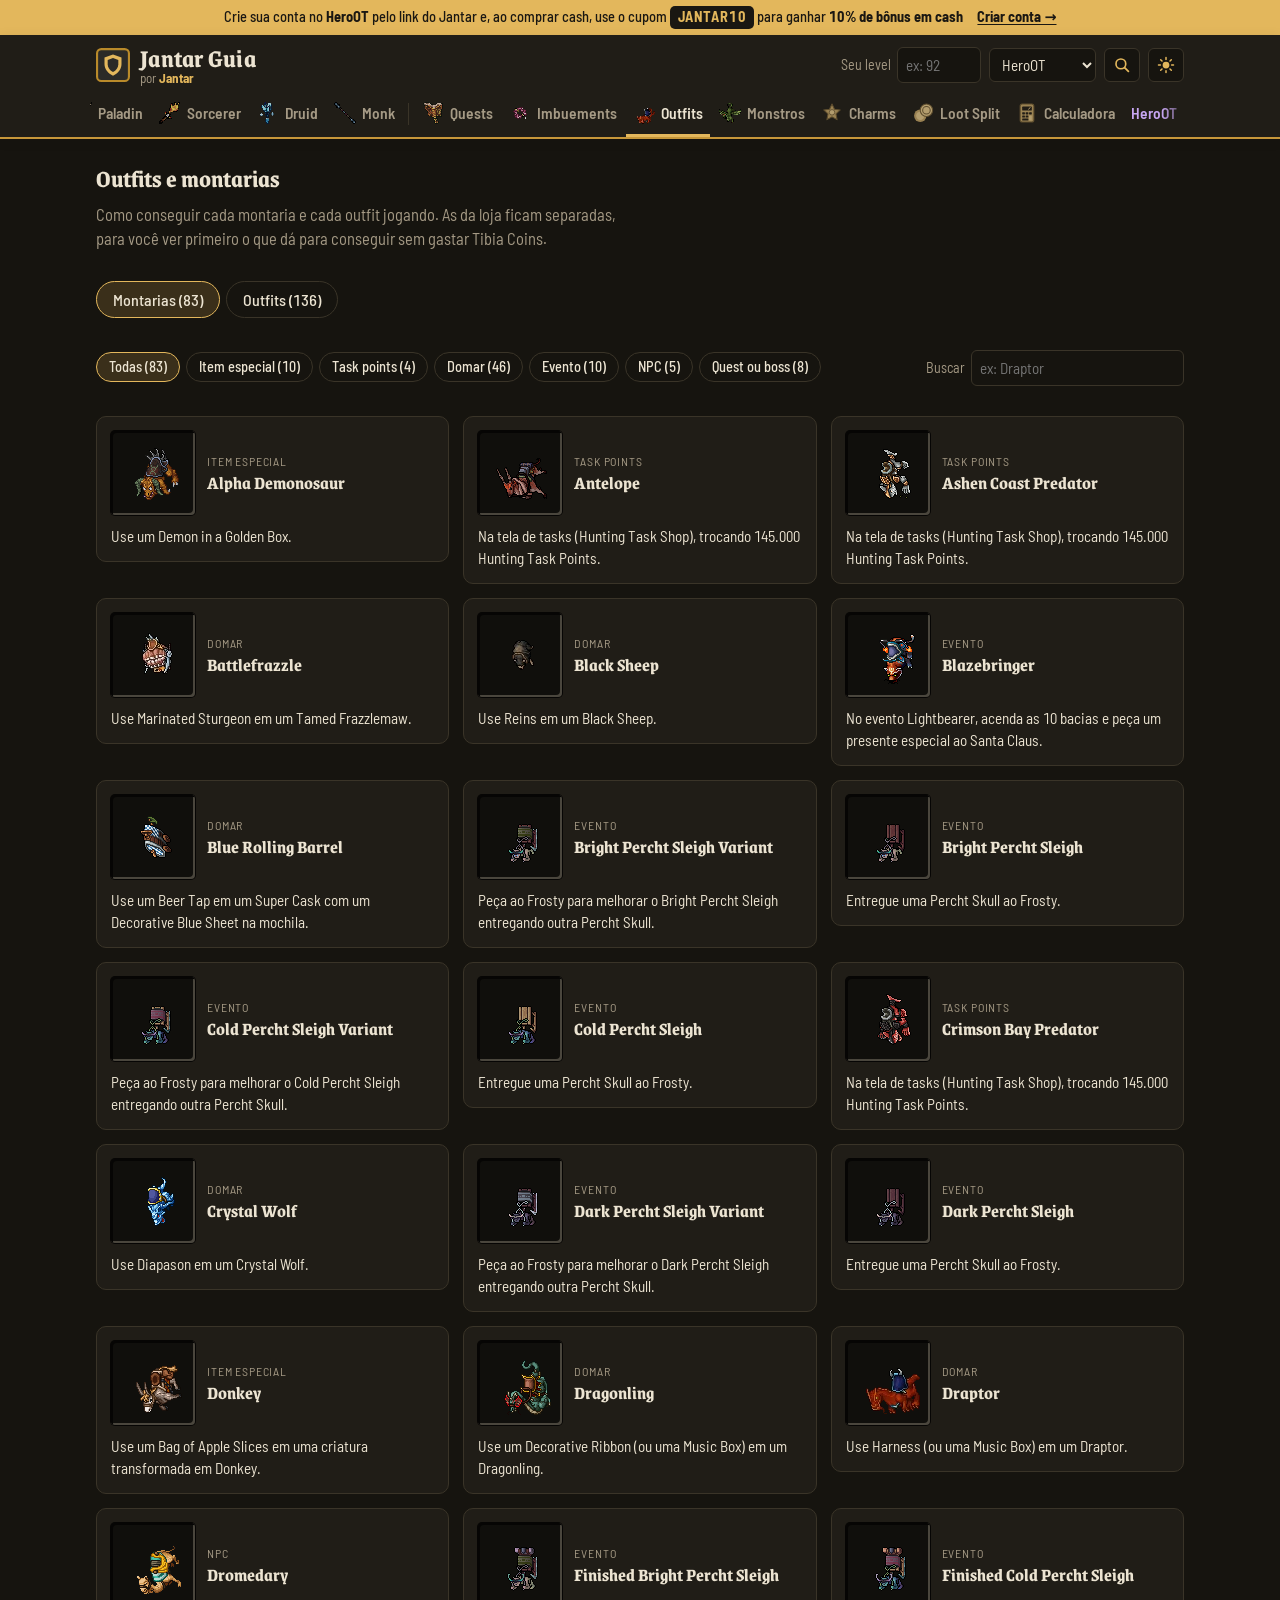
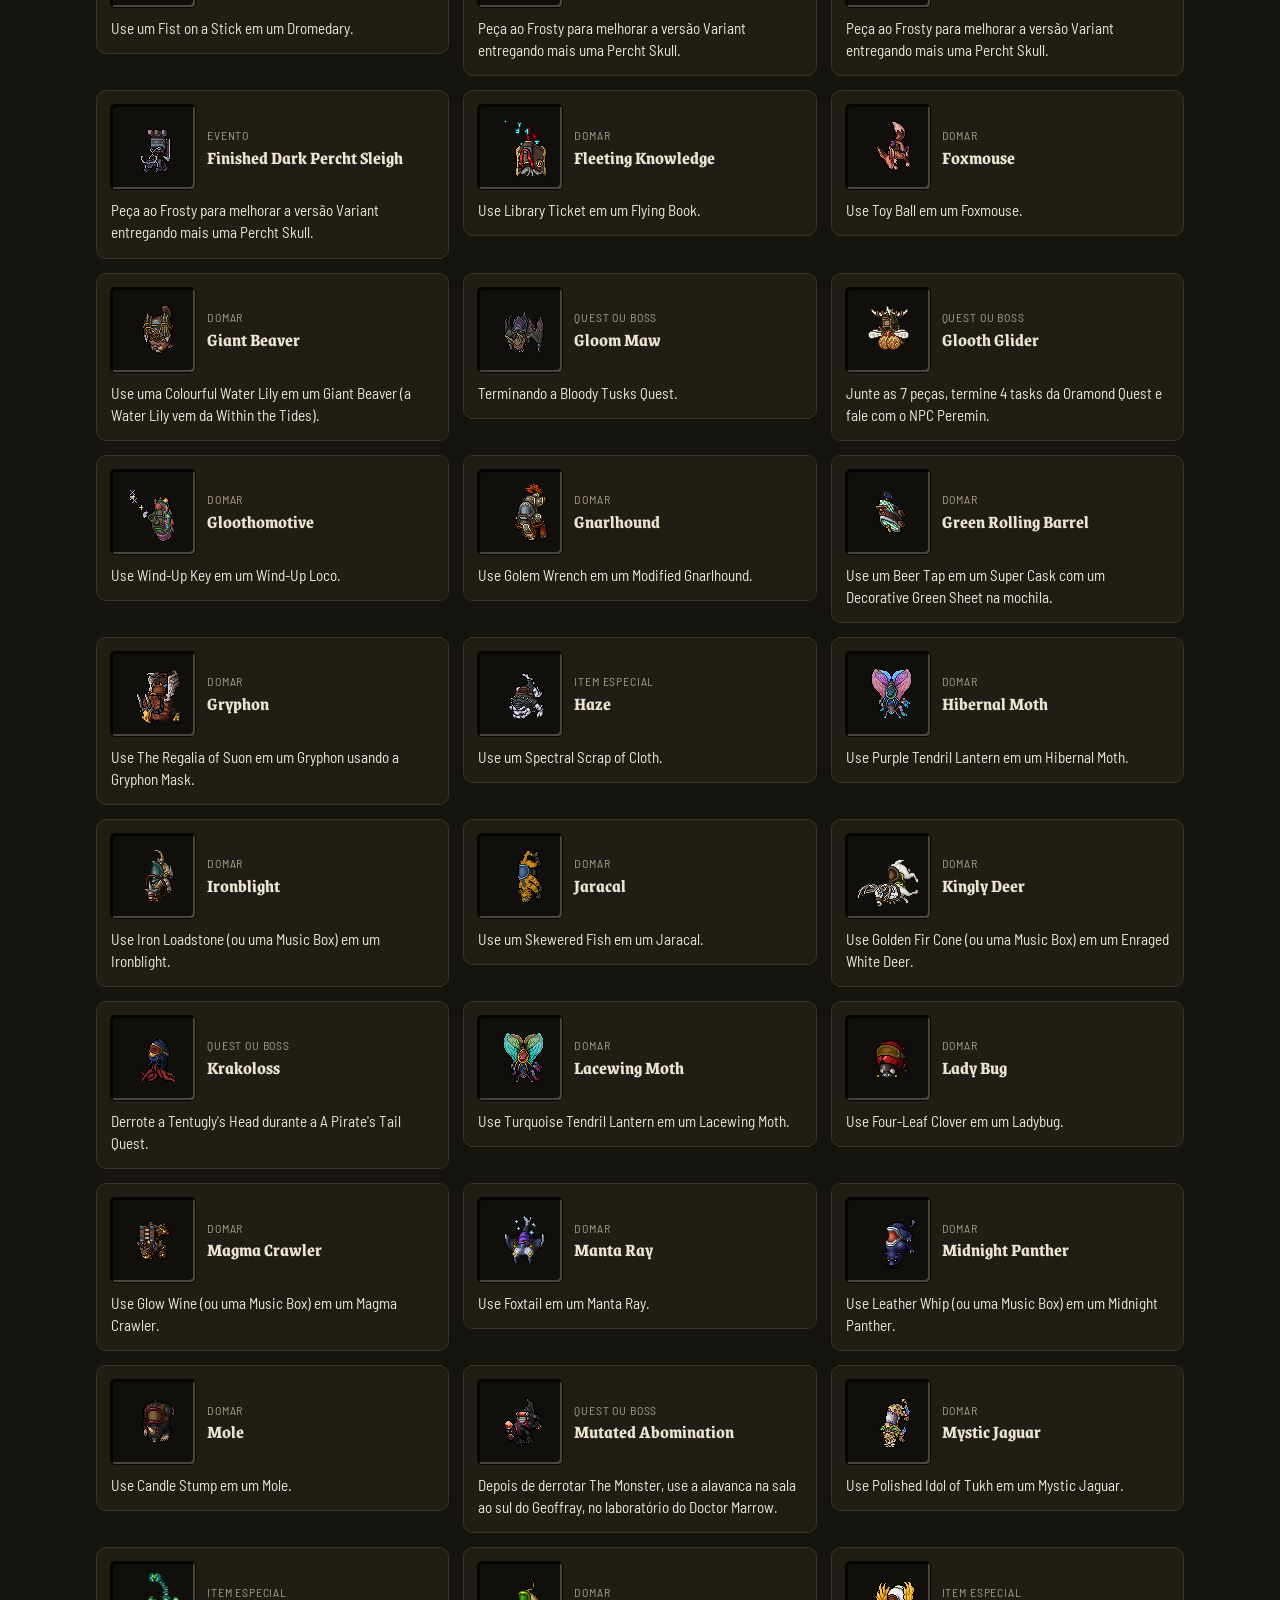
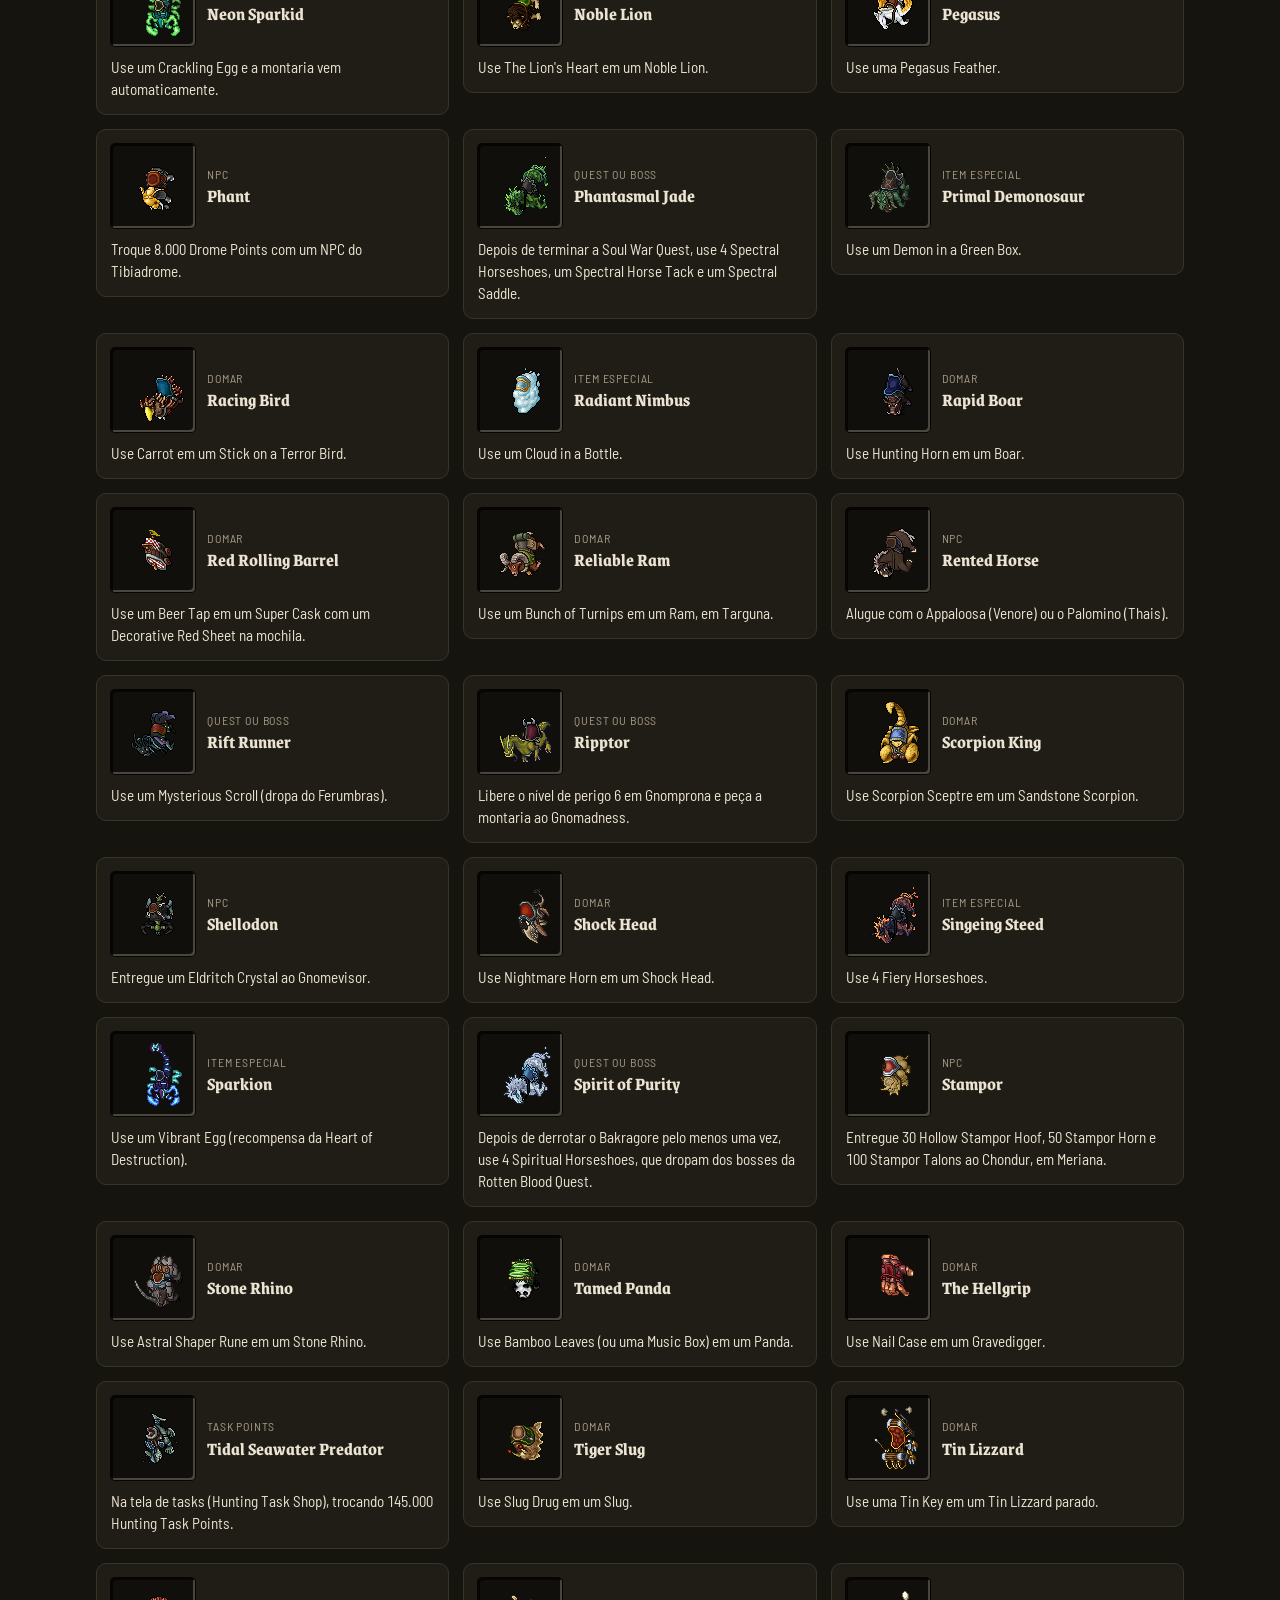
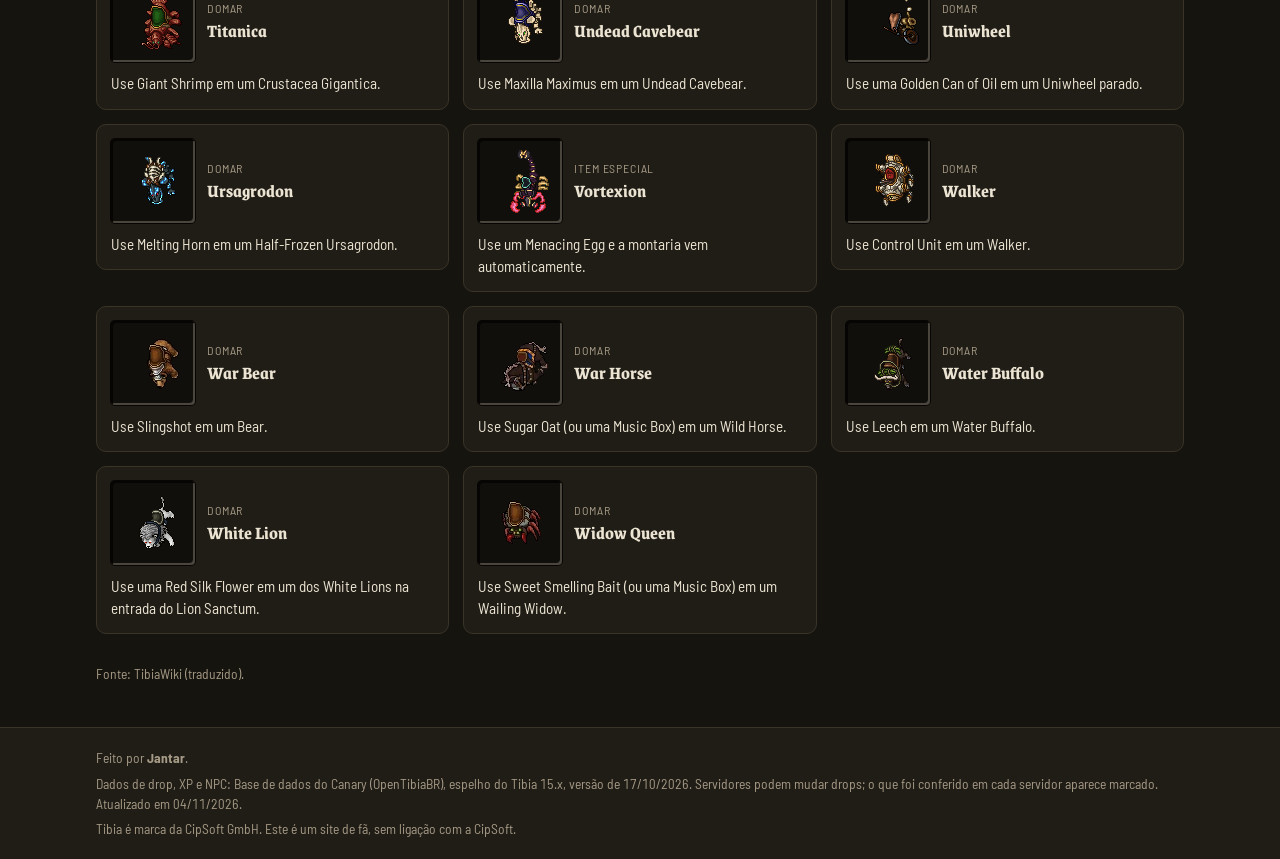
<file: outfits/index.html>
<!doctype html>
<html lang="pt-BR">
<script>document.documentElement.classList.add("js");try{if(localStorage.getItem("tema")==="light")document.documentElement.dataset.theme="light"}catch(e){}</script>
<head>
<meta charset="utf-8">
<base href="/">
<meta name="viewport" content="width=device-width,initial-scale=1,viewport-fit=cover">
<title>Outfits e montarias do Tibia: como conseguir | Jantar Guia</title>
<meta name="description" content="Como conseguir cada montaria e outfit do Tibia jogando, com as da loja separadas.">
<link rel="canonical" href="https://jantarguia.com.br/outfits/">
<link rel="icon" href="favicon.ico" sizes="any">
<link rel="icon" href="favicon.svg" type="image/svg+xml">
<link rel="apple-touch-icon" href="apple-touch-icon.png">
<meta name="theme-color" content="#1c1b19">
<meta property="og:type" content="website">
<meta property="og:site_name" content="Jantar Guia">
<meta property="og:locale" content="pt_BR">
<meta property="og:url" content="https://jantarguia.com.br/outfits/">
<meta property="og:title" content="Outfits e montarias do Tibia: como conseguir | Jantar Guia">
<meta property="og:description" content="Como conseguir cada montaria e outfit do Tibia jogando, com as da loja separadas.">
<meta property="og:image" content="https://jantarguia.com.br/og-image.jpg">
<meta property="og:image:width" content="1200">
<meta property="og:image:height" content="630">
<meta property="og:image:alt" content="Jantar Guia: a rota do Tibia do level 8 ao 1000">
<meta name="twitter:card" content="summary_large_image">
<meta name="twitter:image" content="https://jantarguia.com.br/og-image.jpg">
<script type="application/ld+json">{"@context":"https://schema.org","@type":"BreadcrumbList","itemListElement":[{"@type":"ListItem","position":1,"name":"Início","item":"https://jantarguia.com.br/"},{"@type":"ListItem","position":2,"name":"Outfits e montarias do Tibia","item":"https://jantarguia.com.br/outfits/"}]}</script>
<link rel="preload" href="/fonts/grenze.woff2" as="font" type="font/woff2" crossorigin>
<link rel="preload" href="/fonts/barlow-semi-condensed-400.woff2" as="font" type="font/woff2" crossorigin>
<style id="css">@font-face{font-family:'Grenze';font-style:normal;font-weight:500 700;font-display:swap;src:url(/fonts/grenze.woff2) format('woff2');unicode-range:U+0000-00FF, U+0131, U+0152-0153, U+02BB-02BC, U+02C6, U+02DA, U+02DC, U+0304, U+0308, U+0329, U+2000-206F, U+20AC, U+2122, U+2191, U+2193, U+2212, U+2215, U+FEFF, U+FFFD} @font-face{font-family:'Barlow Semi Condensed';font-style:normal;font-weight:400;font-display:swap;src:url(/fonts/barlow-semi-condensed-400.woff2) format('woff2');unicode-range:U+0000-00FF, U+0131, U+0152-0153, U+02BB-02BC, U+02C6, U+02DA, U+02DC, U+0304, U+0308, U+0329, U+2000-206F, U+20AC, U+2122, U+2191, U+2193, U+2212, U+2215, U+FEFF, U+FFFD} @font-face{font-family:'Barlow Semi Condensed';font-style:normal;font-weight:500;font-display:swap;src:url(/fonts/barlow-semi-condensed-500.woff2) format('woff2');unicode-range:U+0000-00FF, U+0131, U+0152-0153, U+02BB-02BC, U+02C6, U+02DA, U+02DC, U+0304, U+0308, U+0329, U+2000-206F, U+20AC, U+2122, U+2191, U+2193, U+2212, U+2215, U+FEFF, U+FFFD} @font-face{font-family:'Barlow Semi Condensed';font-style:normal;font-weight:600;font-display:swap;src:url(/fonts/barlow-semi-condensed-600.woff2) format('woff2');unicode-range:U+0000-00FF, U+0131, U+0152-0153, U+02BB-02BC, U+02C6, U+02DA, U+02DC, U+0304, U+0308, U+0329, U+2000-206F, U+20AC, U+2122, U+2191, U+2193, U+2212, U+2215, U+FEFF, U+FFFD} @font-face{font-family:'Barlow Semi Condensed';font-style:normal;font-weight:700;font-display:swap;src:url(/fonts/barlow-semi-condensed-700.woff2) format('woff2');unicode-range:U+0000-00FF, U+0131, U+0152-0153, U+02BB-02BC, U+02C6, U+02DA, U+02DC, U+0304, U+0308, U+0329, U+2000-206F, U+20AC, U+2122, U+2191, U+2193, U+2212, U+2215, U+FEFF, U+FFFD} :root{ --bg:#16140f; --panel:#201d17; --panel-2:#2a261e; --ink:#ece4d2; --muted:#a59a85; --line:#3a3428; --gold:#e3b75c; --gold-2:#c7973a; --gold-soft:#3a2f1a; --slot:#100f0c; --slot-hi:#4a463d; --slot-lo:#060504; --srv:#c7a6f2; --srv-soft:#2c2338; --here:#82cfa2; --here-soft:#1c3226; --common:#7ccb8f; --uncommon:#86b2f2; --rare:#f2b45c; --display:"Grenze",Georgia,serif; --body:"Barlow Semi Condensed","Arial Narrow",system-ui,sans-serif; --mono:"Barlow Semi Condensed","Arial Narrow",system-ui,sans-serif; color-scheme:dark; } :root[data-theme="light"]{ --bg:#f3f0e8; --panel:#fffdf8; --panel-2:#ebe5d8; --ink:#231d14; --muted:#6a6152; --line:#d9d0bd; --gold:#8f6410; --gold-2:#b98a2a; --gold-soft:#f3e6c6; --slot:#2b2a27; --slot-hi:#57544d; --slot-lo:#141311; --srv:#6b3fa0; --srv-soft:#efe7f8; --here:#2f6b4f; --here-soft:#dcecdf; --common:#3f7d4f; --uncommon:#3567a8; --rare:#b06a10; color-scheme:light; } *{box-sizing:border-box} [hidden]{display:none!important} html{-webkit-text-size-adjust:100%} body{background:var(--bg);color:var(--ink);font-family:var(--body);font-size:16.5px;line-height:1.45;margin:0;font-variant-numeric:tabular-nums} a{color:var(--gold)} .wrap{max-width:1120px;margin:0 auto;padding-left:max(16px,env(safe-area-inset-left,0px));padding-right:max(16px,env(safe-area-inset-right,0px))} .bar{position:sticky;top:0;z-index:5;background:var(--panel);border-bottom:2px solid var(--gold-2);padding-top:env(safe-area-inset-top,0px);box-shadow:0 2px 12px rgb(0 0 0 / .08)} .bar .wrap{padding-block:12px 10px;display:flex;flex-direction:column;gap:10px} .top{display:flex;align-items:center;justify-content:space-between;gap:12px;flex-wrap:wrap} .brand{display:flex;align-items:center;gap:10px;text-decoration:none;color:var(--ink)} .brand-mark{width:34px;height:34px;flex:none} .brand-txt{display:flex;flex-direction:column;line-height:1.05} .brand-name{font-family:var(--display);font-weight:700;font-size:1.6rem;letter-spacing:.01em} .by{font-size:.82rem;color:var(--muted)}.by b{color:var(--gold)} .ctrls{display:flex;gap:10px;flex-wrap:wrap;align-items:center} .theme{font:inherit;font-size:.85rem;border:1px solid var(--line);background:var(--bg);color:var(--ink);border-radius:6px;padding:6px 10px;cursor:pointer} .theme:hover{border-color:var(--gold-2)} .filter-note{display:flex;gap:10px;flex-wrap:wrap;align-items:center;font-size:.9rem;color:var(--muted);background:var(--panel);border:1px dashed var(--gold-2);border-radius:8px;padding:8px 12px} .filter-note button{font:inherit;font-size:.9rem;background:none;border:0;color:var(--gold);text-decoration:underline;cursor:pointer;padding:0} .field{display:flex;align-items:center;gap:6px;font-size:.88rem;color:var(--muted)} .field input,.field select{font:inherit;font-size:.95rem;padding:6px 8px;border:1px solid var(--line);border-radius:6px;background:var(--bg);color:var(--ink)} .field input{width:5.5em;font-family:var(--mono)} .tabs,.chips{display:flex;gap:6px;overflow-x:auto;scrollbar-width:none;padding-bottom:2px} .tabs::-webkit-scrollbar,.chips::-webkit-scrollbar{display:none} .tab,.chip{flex:none;border:1px solid var(--line);background:var(--bg);color:var(--ink);border-radius:999px;padding:6px 14px;font:inherit;font-weight:500;cursor:pointer;text-decoration:none;display:inline-flex;align-items:center;gap:6px} .tab:hover,.chip:hover{border-color:var(--gold-2)} .tab[aria-current="page"]{background:var(--ink);color:var(--bg);border-color:var(--ink)} .tab.srv{border-color:var(--srv);color:var(--srv)} .tab.srv[aria-current="page"]{background:var(--srv);color:var(--panel)} .chip{padding:4px 12px;font-size:.9rem} .chip[aria-pressed="true"]{background:var(--gold-soft);border-color:var(--gold)} :is(.tab,.chip,.theme,input,select,a,button):focus-visible{outline:2px solid var(--gold);outline-offset:2px} main .wrap{padding-block:22px 44px;display:flex;flex-direction:column;gap:30px} h1,h2{font-family:var(--display);margin:0;text-wrap:balance} .page-h{display:flex;flex-direction:column;gap:6px} .page-h h1{font-size:1.55rem} .intro{color:var(--muted);margin:0;max-width:68ch} .loading{color:var(--muted)} .legend{display:flex;gap:16px;flex-wrap:wrap;font-size:.85rem;color:var(--muted);align-items:center} .notice{background:var(--srv-soft);border:1px solid var(--srv);border-radius:10px;padding:12px 14px;display:flex;flex-direction:column;gap:4px;max-width:80ch} .notice b,.notice a{color:var(--srv)} .tier{display:flex;flex-direction:column;gap:14px} .tier-h{display:flex;align-items:center;gap:12px;flex-wrap:wrap} .lvl-badge{font-family:var(--display);font-weight:700;font-size:1.05rem;background:var(--slot);color:var(--gold);border:1px solid var(--gold-2);border-radius:6px;padding:3px 12px;box-shadow:inset 1px 1px 0 var(--slot-hi),inset -1px -1px 0 var(--slot-lo);font-variant-numeric:tabular-nums} .tier-h h2{font-size:1.15rem;color:var(--muted);font-weight:500} .rule{flex:1;height:1px;background:var(--line);min-width:20px} .here{font-size:.75rem;font-weight:700;color:var(--here);background:var(--here-soft);border-radius:999px;padding:3px 10px;letter-spacing:.05em;text-transform:uppercase} .grid{display:grid;grid-template-columns:repeat(auto-fill,minmax(300px,1fr));gap:14px} .card{background:var(--panel);border:1px solid var(--line);border-radius:10px;padding:14px;display:flex;flex-direction:column;gap:10px;min-width:0} .card:hover{border-color:var(--gold-2)} .head{display:flex;gap:12px;align-items:center;min-width:0} .head-txt{display:flex;flex-direction:column;gap:2px;min-width:0} .slot{flex:none;width:56px;height:56px;display:grid;place-items:center;background:var(--slot);border-radius:4px;box-shadow:inset 2px 2px 0 var(--slot-lo),inset -2px -2px 0 var(--slot-hi),0 0 0 1px var(--slot-lo)} .slot img{width:32px;height:32px;image-rendering:pixelated;transform:scale(1.5)} .slot.big{width:84px;height:84px} .slot.big img{width:auto;height:auto;max-width:64px;max-height:64px;transform:none} .meta{font-size:.75rem;color:var(--muted);text-transform:uppercase;letter-spacing:.07em} .name{font-family:var(--display);font-weight:700;font-size:1.15rem;color:var(--ink);text-decoration:none;line-height:1.15} a.name:hover{color:var(--gold)} .stats-line{display:flex;gap:8px;flex-wrap:wrap;align-items:center} .req{font-family:var(--mono);font-size:.75rem;color:var(--gold);border:1px solid var(--gold-2);border-radius:4px;padding:0 6px} .req.none{color:var(--muted);border-color:var(--line)} .attr{font-family:var(--mono);font-size:.75rem;color:var(--muted)} .how{display:flex;flex-direction:column;gap:8px;border-top:1px dashed var(--line);padding-top:10px} .how-t{font-size:.72rem;text-transform:uppercase;letter-spacing:.08em;color:var(--muted);font-weight:700} .src{display:grid;grid-template-columns:auto 1fr auto;gap:2px 10px;align-items:center;font-size:.92rem} .mon-ico{width:32px;height:32px;object-fit:contain;image-rendering:pixelated;grid-row:span 2} .src .m{font-weight:700;min-width:0} .src .c{font-family:var(--mono);font-size:.82rem;display:flex;align-items:center;gap:5px;justify-self:end} .src .w{grid-column:2/-1;color:var(--muted);font-size:.84rem} .boss-tag{display:inline-block;font-size:.68rem;font-weight:700;letter-spacing:.06em;text-transform:uppercase;color:#fff;background:#9b3b2f;border-radius:4px;padding:1px 6px;margin-right:2px;vertical-align:1px} .dot{width:9px;height:9px;border-radius:50%;display:inline-block;flex:none} .common{background:var(--common)}.uncommon{background:var(--uncommon)}.rare{background:var(--rare)} .line{font-size:.9rem}.line b{font-weight:700} .tip{font-size:.9rem;color:var(--muted);margin:0;padding-left:10px;border-left:2px solid var(--gold-2)} .srvnote{font-size:.9rem;background:var(--srv-soft);border-left:3px solid var(--srv);padding:6px 8px;border-radius:4px} .links{display:flex;gap:14px;font-size:.9rem;flex-wrap:wrap} .sys{display:grid;grid-template-columns:repeat(auto-fill,minmax(260px,1fr));gap:12px} .foot{border-top:1px solid var(--line);color:var(--muted);font-size:.85rem;background:var(--panel)} .foot .wrap{padding-block:20px calc(20px + env(safe-area-inset-bottom,0px));display:flex;flex-direction:column;gap:6px} @media (max-width:520px){.grid{grid-template-columns:1fr}} @media (prefers-reduced-motion:no-preference){.tier{transition:opacity .2s}.card{transition:border-color .15s}} .home-hero{display:flex;flex-wrap:wrap;align-items:flex-end;justify-content:space-between;gap:20px;padding-block:8px 6px;border-bottom:1px solid var(--line);padding-bottom:24px} .home-hero-txt{display:flex;flex-direction:column;gap:10px;min-width:0} .home-hero h1{font-family:var(--display);font-weight:700;font-size:clamp(2rem,5vw,3rem);line-height:1.02;margin:0;max-width:18ch;text-wrap:balance} .home-hero p{margin:0;color:var(--muted);max-width:56ch;font-size:1.05rem} .stats{display:flex;gap:26px;flex-wrap:wrap} .stat{display:flex;flex-direction:column} .stat b{font-family:var(--display);font-size:2rem;color:var(--gold);line-height:1} .stat span{font-size:.8rem;color:var(--muted);text-transform:uppercase;letter-spacing:.07em} .home-block{display:flex;flex-direction:column;gap:14px} .block-h{font-size:1.5rem} .paths{display:grid;grid-template-columns:repeat(auto-fit,minmax(280px,1fr));gap:14px} .path{all:unset;box-sizing:border-box;cursor:pointer;display:flex;flex-direction:column;gap:8px;padding:20px;border-radius:12px;background:var(--panel);border:1px solid var(--line);border-top:4px solid var(--gold-2);color:var(--ink);text-decoration:none;min-width:0} .path:hover{border-color:var(--gold-2)} .path:focus-visible{outline:2px solid var(--gold);outline-offset:2px} .srv-path{border-top-color:var(--srv)} .srv-path:hover{border-color:var(--srv)} .path-kicker{font-size:.75rem;text-transform:uppercase;letter-spacing:.09em;color:var(--muted);font-weight:700} .path-title{font-family:var(--display);font-weight:700;font-size:1.9rem;line-height:1} .path-txt{color:var(--muted);max-width:52ch} .path-tags{display:flex;gap:6px;flex-wrap:wrap} .pill{font-size:.82rem;border:1px solid var(--line);border-radius:999px;padding:2px 10px;color:var(--ink)} .pill.srv{border-color:var(--srv);color:var(--srv);font-weight:600} .path-go{margin-top:auto;padding-top:6px;font-weight:700;color:var(--gold)} .srv-path .path-go{color:var(--srv)} .vocs{display:grid;grid-template-columns:repeat(auto-fill,minmax(300px,1fr));gap:12px} .voc{display:flex;gap:14px;align-items:center;padding:14px;border-radius:10px;background:var(--panel);border:1px solid var(--line);text-decoration:none;color:var(--ink);min-width:0} .voc:hover{border-color:var(--gold-2)} .voc .slot.big img{width:32px;height:32px;max-width:none;max-height:none;transform:scale(2);image-rendering:pixelated} .voc-txt{display:flex;flex-direction:column;gap:4px;min-width:0} .voc-desc{font-size:.92rem;color:var(--muted)} @media (max-width:520px){.home-hero h1{font-size:2rem}.stats{gap:18px}.vocs,.paths{grid-template-columns:1fr}} .quest{gap:10px} .q-head{display:flex;justify-content:space-between;align-items:baseline;gap:10px} .q-txt{margin:0;color:var(--ink)} .q-warn{font-size:.88rem;font-weight:700;color:var(--rare);border-left:3px solid var(--rare);padding-left:8px} .q-items{display:flex;flex-wrap:wrap;gap:6px} .q-item{display:inline-flex;align-items:center;gap:4px;font-size:.88rem;background:var(--bg);border:1px solid var(--line);border-radius:6px;padding:2px 8px 2px 4px} .q-ico{width:24px;height:24px;image-rendering:pixelated} .foot-note{font-size:.85rem;color:var(--muted);margin:0} .grid:has(> .quest){align-items:start} .quest.has-outfit{border-color:var(--gold-2);box-shadow:0 0 0 1px var(--gold-2),0 6px 24px -12px var(--gold-2);background:linear-gradient(180deg,var(--gold-soft),var(--panel) 90px)} .outfit-badge{display:flex;align-items:center;gap:10px;padding:8px 10px;border-radius:8px;background:var(--slot);border:1px solid var(--gold-2);color:#e3b75c} .outfit-badge small{display:block;font-size:.7rem;text-transform:uppercase;letter-spacing:.08em;color:#a59a85} .outfit-badge b{font-family:var(--display);font-size:1.25rem;line-height:1.05} .outfit-ico{font-size:1.4rem;line-height:1} .chip-outfit[aria-pressed="true"]{background:var(--slot);color:#e3b75c;border-color:var(--gold-2)} .q-det{border-top:1px dashed var(--line);padding-top:8px} .q-det summary{cursor:pointer;font-weight:700;color:var(--gold);list-style:none;display:flex;align-items:center;gap:6px} .q-det summary::-webkit-details-marker{display:none} .q-det summary::before{content:"▸";transition:transform .15s} .q-det[open] summary::before{transform:rotate(90deg)} .q-det dl{display:grid;grid-template-columns:repeat(3,minmax(0,1fr));gap:8px 12px;margin:10px 0 0} .q-det dl>div{min-width:0} .q-det .wide{grid-column:1/-1} .q-det dt{font-size:.72rem;text-transform:uppercase;letter-spacing:.08em;color:var(--muted);font-weight:700} .q-det dd{margin:2px 0 0;font-size:.95rem} .look-switch .chip{font-size:1rem;padding:6px 16px} .look-bar{display:flex;flex-wrap:wrap;gap:10px;align-items:center;justify-content:space-between} .look-bar .chips{flex-wrap:wrap} .look-search input{width:14em;font-family:var(--body)} .look-grid{align-items:start} .look-slot img{width:64px!important;height:64px!important;max-width:none!important;max-height:none!important;transform:none!important;object-fit:contain;image-rendering:pixelated} .look .q-txt{font-size:.95rem} .badge-pic{flex:none;width:64px;height:64px;display:grid;place-items:center;border-radius:6px;background:#0b0a08;box-shadow:inset 1px 1px 0 #000,inset -1px -1px 0 #3a362e} .badge-pic img{width:64px;height:64px;object-fit:contain;image-rendering:pixelated} .mount-badge em{display:block;font-style:normal;font-size:.82rem;color:#c9bfa9;margin-top:2px;line-height:1.3} .mode-switch{margin-top:-14px} .muted{color:var(--muted);margin:0;font-size:.92rem} .resumo{background:var(--panel);border:1px solid var(--gold-2);border-radius:12px;padding:18px;display:flex;flex-direction:column;gap:16px} .resumo-h{display:flex;flex-direction:column;gap:2px} .resumo-h h2{font-size:1.5rem} .resumo-grid{display:grid;grid-template-columns:repeat(auto-fit,minmax(230px,1fr));gap:12px} .rbox{background:var(--bg);border:1px solid var(--line);border-radius:8px;padding:12px;display:flex;flex-direction:column;gap:6px} .rbox p,.rbox ul{margin:0;font-size:.95rem} .rbox ul{padding-left:18px;display:flex;flex-direction:column;gap:3px} .linha-wrap{display:flex;flex-direction:column;gap:8px} .linha{list-style:none;margin:0;padding:0;display:grid;grid-template-columns:repeat(auto-fill,minmax(150px,1fr));gap:8px;counter-reset:l} .linha a{display:flex;flex-direction:column;gap:2px;height:100%;text-decoration:none;color:var(--ink);background:var(--bg);border:1px solid var(--line);border-left:3px solid var(--gold-2);border-radius:6px;padding:8px 10px;font-size:.88rem;line-height:1.25} .linha a:hover{border-color:var(--gold)} .linha b{font-family:var(--display);color:var(--gold);font-size:1.1rem} .linha b::before{content:"lvl ";font-family:var(--body);font-size:.75rem;color:var(--muted);font-weight:500} .steps{display:flex;flex-direction:column;gap:34px} .step{display:flex;flex-direction:column;gap:12px;scroll-margin-top:190px} .step-h{display:flex;align-items:center;gap:10px;flex-wrap:wrap} .step-n{width:30px;height:30px;border-radius:50%;display:grid;place-items:center;font-family:var(--display);font-weight:700;background:var(--gold);color:var(--bg);flex:none} .step-obj{margin:0;font-size:1.08rem;font-weight:600;max-width:75ch} .step.is-here .step-n{background:var(--here)} .step-grid{display:grid;grid-template-columns:repeat(auto-fit,minmax(320px,1fr));gap:12px} .sbox{background:var(--panel);border:1px solid var(--line);border-radius:10px;padding:12px 14px;display:flex;flex-direction:column;gap:8px;min-width:0} .how-t.t2{margin-top:6px} .hrow,.irow summary{display:flex;gap:10px;align-items:flex-start} .hrow + .hrow,.irow + .irow{border-top:1px dashed var(--line);padding-top:8px} .hrow-txt,.irow-txt{display:flex;flex-direction:column;gap:1px;min-width:0;flex:1} .hrow-txt b,.irow-txt b{font-size:1.02rem} .hrow-onde{font-size:.92rem} .hrow-nota,.irow-w{font-size:.86rem;color:var(--muted)} .hrow .slot,.irow .slot{width:44px;height:44px} .hrow .slot img,.irow .slot img{transform:none;max-width:40px;max-height:40px;width:auto;height:auto} .irow summary{cursor:pointer;list-style:none} .irow summary::-webkit-details-marker{display:none} .irow-more{flex:none;width:24px;height:24px;border:1px solid var(--line);border-radius:6px;display:grid;place-items:center;color:var(--muted);font-weight:700;align-self:center} .irow[open] .irow-more{transform:rotate(45deg);color:var(--gold);border-color:var(--gold-2)} .irow-body{margin-top:8px} .irow-body .card{background:var(--bg)} .srow{display:grid;grid-template-columns:2.2em 1fr auto;gap:0 10px;align-items:baseline;padding:5px 0;font-size:.93rem} .srow + .srow{border-top:1px dashed var(--line)} .srow .s-lv{font-family:var(--display);color:var(--muted);text-align:right} .srow .s-n{display:flex;flex-wrap:wrap;gap:0 8px;align-items:baseline;min-width:0} .srow code{font-family:var(--mono);font-size:.85rem;color:var(--muted);font-style:italic} .srow .s-p{font-size:.85rem;white-space:nowrap} .srow .s-npc{grid-column:2/-1;font-size:.8rem;color:var(--muted)} .srow.ess .s-lv{color:var(--gold)} .srow.ess .s-n b{color:var(--gold)} .more summary{cursor:pointer;color:var(--gold);font-size:.9rem;padding:6px 0} .q-links{display:flex;flex-wrap:wrap;gap:6px} .q-links .pill{text-decoration:none} .q-links .pill small{color:var(--muted)} .pill-gold{border-color:var(--gold-2);color:var(--gold)} .step-treino{margin:0;font-size:.95rem} @media (max-width:520px){.step-grid{grid-template-columns:1fr}.resumo{padding:14px}.step{scroll-margin-top:230px}} .step-obj .obj-w{display:block;font-weight:500} .step-obj .obj-w + .obj-w{margin-top:3px} .step-obj .obj-w b{color:var(--gold)} .linha-w{font-family:var(--display);font-weight:700;color:var(--gold);margin-top:4px} .hrow-yt{display:inline-flex;align-items:center;gap:5px;align-self:flex-start;margin-top:4px;font-size:.84rem;font-weight:600;text-decoration:none;color:var(--ink);border:1px solid var(--line);border-radius:999px;padding:2px 10px 2px 7px} .hrow-yt svg{width:14px;height:14px;color:#e5483b} .hrow-yt:hover{border-color:var(--gold-2);color:var(--gold)} .yt-mini{color:var(--gold);font-weight:600;text-decoration:none;white-space:nowrap} .yt-mini::before{content:"▶ ";color:#e5483b;font-size:.8em} .yt-mini:hover{text-decoration:underline} .quest .hrow-yt{margin-top:0} .slot.place svg{width:22px;height:22px;color:var(--gold)} .imbu-rec{display:grid;grid-template-columns:repeat(auto-fill,minmax(240px,1fr));gap:10px} .imbu-what{color:var(--gold);font-size:1.02rem} .imbu-info{display:grid;grid-template-columns:minmax(220px,1fr) 2fr;gap:12px} .imbu-info ul{margin:0;padding-left:18px;display:flex;flex-direction:column;gap:4px;font-size:.93rem} .imbu-lv{display:flex;flex-direction:column;gap:8px;border-top:1px dashed var(--line);padding-top:10px} .imbu-lv > div{display:flex;flex-direction:column;gap:1px} .imbu-items{font-size:.84rem;color:var(--muted)} @media (max-width:640px){.imbu-info{grid-template-columns:1fr}} .bar .wrap{padding-block:10px 0;gap:8px} .sr{position:absolute;width:1px;height:1px;overflow:hidden;clip:rect(0 0 0 0)} .ctrls{gap:8px;flex-wrap:nowrap} .field.lvl span{white-space:nowrap} .field select{max-width:9.5em} .theme{width:36px;height:34px;padding:0;display:grid;place-items:center;flex:none} .theme svg{width:18px;height:18px;color:var(--gold)} .tabs{gap:2px;align-items:stretch;margin-inline:-6px;padding-inline:6px;padding-bottom:0} .tabs.over{-webkit-mask-image:linear-gradient(90deg,#000 calc(100% - 28px),transparent);mask-image:linear-gradient(90deg,#000 calc(100% - 28px),transparent)} .tab-group{display:flex;gap:2px;flex:none} .tab{border:0;border-radius:0;background:none;color:var(--muted);padding:8px 7px 10px;border-bottom:3px solid transparent;font-weight:600;gap:6px;font-size:.97rem;transition:color .15s,border-color .15s} .tab:hover{color:var(--ink);border-bottom-color:var(--line)} .tab[aria-current="page"]{background:none;color:var(--ink);border-bottom-color:var(--gold)} .tab-ico{width:22px;height:22px;object-fit:contain;image-rendering:pixelated;flex:none} .tab:not([aria-current="page"]) .tab-ico{filter:saturate(.6) brightness(.85)} .tab-svg{width:18px;height:18px;flex:none} .tab-sep{flex:none;width:1px;background:var(--line);margin:9px 4px 12px} .tab.srv{color:var(--srv);border-bottom-color:transparent} .tab.srv[aria-current="page"]{background:none;color:var(--srv);border-bottom-color:var(--srv)} .bar .chips{padding-block:2px 10px} .bar .chips[hidden]+*{display:none} @media (max-width:640px){ .top{flex-wrap:wrap;row-gap:8px} .ctrls{width:100%} .field.lvl{flex:1} .field.lvl input{width:100%;min-width:4em} .field select{max-width:none} .tab{padding:8px 8px 10px} } .imbu-items{display:flex;flex-wrap:wrap;gap:5px;margin-top:4px} .imbu-it{font-size:.85rem;color:var(--ink);background:var(--gold-soft);border:1px solid var(--gold-2);border-radius:6px;padding:2px 8px;line-height:1.35} .imbu-it b{color:var(--gold);font-family:var(--display);margin-right:2px} .imbu-it.novo::after{content:"novo";margin-left:6px;font-size:.68rem;font-weight:700;text-transform:uppercase;letter-spacing:.05em;color:var(--bg);background:var(--gold);border-radius:4px;padding:0 4px;vertical-align:1px} .imbu-lv > div:first-child .imbu-it.novo::after{display:none} .rec-cost{display:flex;flex-direction:column;gap:8px;border-top:1px dashed var(--line);padding-top:8px;margin-top:2px} .rec-line{display:flex;flex-direction:column;gap:2px} .rec-line > a{font-size:.82rem;font-weight:700;color:var(--gold);text-decoration:none;text-transform:uppercase;letter-spacing:.05em} .rec-line > a:hover{text-decoration:underline} .rec-note{font-size:.84rem;color:var(--muted)} .imbu-it.gt{background:var(--slot);border-style:dashed;color:var(--muted)} .card.imbu,.tier{scroll-margin-top:130px} .rec-cost{flex-direction:row;flex-wrap:wrap;gap:6px} .rec-chip{display:inline-flex;align-items:center;gap:6px;text-decoration:none;color:var(--ink);background:var(--bg);border:1px solid var(--gold-2);border-radius:6px;padding:3px 8px;font-size:.86rem} .rec-chip:hover{background:var(--gold-soft)} .rec-chip b{color:var(--gold)} .gt-n{font-weight:600} .rec-see{color:var(--muted)} .topcupom{background:var(--gold);color:#1a1712;font-size:.9rem;font-weight:500} .topcupom .wrap{display:flex;align-items:center;justify-content:center;gap:6px 14px;flex-wrap:wrap;padding-block:6px} .topcupom a{color:#1a1712;font-weight:700;text-decoration:underline;text-underline-offset:2px} .tb-code{font:inherit;font-weight:800;letter-spacing:.06em;background:#1a1712;color:var(--gold);border:0;border-radius:5px;padding:1px 8px;cursor:pointer} .tb-code.copied{background:#2e6b3a;color:#fff} .promo{display:flex;align-items:center;justify-content:space-between;gap:16px 24px;flex-wrap:wrap;background:linear-gradient(120deg,var(--panel),var(--gold-soft));border:2px solid var(--gold);border-radius:12px;padding:18px 20px} .promo h2{margin:2px 0 4px;font-size:1.35rem} .promo p{margin:0;color:var(--muted)} .promo.big h2{font-size:1.6rem} .promo-act{display:flex;gap:10px;flex-wrap:wrap;align-items:stretch} .promo-code{display:flex;flex-direction:column;align-items:center;justify-content:center;gap:0;font:inherit;cursor:pointer;background:var(--bg);color:var(--ink);border:2px dashed var(--gold);border-radius:10px;padding:6px 18px;min-width:150px} .promo-code span{font-size:.75rem;text-transform:uppercase;letter-spacing:.08em;color:var(--muted)} .promo-code b{font-family:var(--display);font-size:1.7rem;color:var(--gold);letter-spacing:.06em;line-height:1.1} .promo-code .copy-lbl{color:var(--gold)} .promo-code.copied{border-style:solid;border-color:#3f9c55} .promo-code.copied .copy-lbl{color:#3f9c55} .promo-btn{display:flex;align-items:center;justify-content:center;background:var(--gold);color:#1a1712;font-weight:700;font-size:1.05rem;text-decoration:none;border-radius:10px;padding:10px 20px} .promo-btn:hover{filter:brightness(1.08)} @media (max-width:640px){.promo-act,.promo-code,.promo-btn{width:100%}.promo.big h2{font-size:1.3rem}} .promo-bonus{color:var(--gold)} .promo-steps{margin:4px 0 0;padding-left:20px;color:var(--ink);display:flex;flex-direction:column;gap:3px} .promo-btn.discord{background:#5865f2;color:#fff;gap:8px} .promo-btn.discord svg{width:20px;height:20px} .set-bar{display:flex;flex-direction:column;gap:8px;margin:0 0 12px} .set-row{display:grid;grid-template-columns:repeat(auto-fill,minmax(96px,1fr));gap:8px} .set-slot{display:flex;flex-direction:column;align-items:center;gap:5px;text-align:center;background:var(--panel);border:1px solid var(--line);border-radius:8px;padding:8px 6px;min-width:0} .set-slot b{font-size:.82rem;font-weight:600;line-height:1.15;overflow-wrap:anywhere} .set-slot.novo{border-color:var(--gold-2);background:var(--gold-soft)} .set-slot.vazio{opacity:.55} .set-slot.vazio b{font-weight:500;color:var(--muted)} .loading { display: none; } .prerender { padding: 24px 0; line-height: 1.5; } .prerender h1, .prerender h2, .prerender h3 { margin: 1em 0 .4em; } .prerender ul { padding-left: 20px; } .loot-box{margin-top:16px} #lootxt{width:100%;box-sizing:border-box;resize:vertical;background:var(--panel-2);color:var(--ink);border:1px solid var(--line);border-radius:8px;padding:10px;font:inherit} .loot-acts{display:flex;gap:8px;flex-wrap:wrap} .loot-btn{background:var(--gold-soft);color:var(--gold);border:1px solid var(--gold-2);border-radius:8px;padding:8px 12px;min-height:38px;font:inherit;font-weight:600;cursor:pointer} .loot-btn.copied{background:var(--here-soft);color:var(--here);border-color:var(--here)} .loot-scroll{overflow-x:auto} .loot-t{width:100%;border-collapse:collapse;min-width:560px} .loot-t th{text-align:right;color:var(--muted);font-weight:600;padding:6px 8px;border-bottom:1px solid var(--line)} .loot-t td{text-align:right;padding:6px 8px;border-bottom:1px solid var(--line)} .loot-t th:first-child,.loot-t td:first-child{text-align:left} .loot-t small{color:var(--gold)} .loot-t tr.off td{opacity:.45} .loot-t input[type=number]{width:100px;box-sizing:border-box;background:var(--panel-2);color:var(--ink);border:1px solid var(--line);border-radius:6px;padding:6px;font:inherit;text-align:right} .loot-t input[type=checkbox]{width:20px;height:20px;accent-color:var(--gold)} .loot-sum{display:grid;grid-template-columns:repeat(auto-fit,minmax(180px,1fr));gap:12px} .loot-sum b{display:block;font-size:1.5rem;color:var(--here)} .loot-sum b.neg{color:var(--rare)} .loot-tr{display:flex;justify-content:space-between;align-items:center;gap:10px;flex-wrap:wrap;padding:8px 0;border-top:1px solid var(--line)} .hmode{display:inline-block;margin-left:6px;padding:0 6px;border-radius:999px;font-size:.72rem;font-weight:700;text-transform:none;letter-spacing:0;border:1px solid currentColor;vertical-align:1px} .hmode-solo{color:#4aa865} .hmode-pt{color:#d0843a} .hmode-ambos{color:var(--gold-2)} .hrow-xp{display:flex;flex-wrap:wrap;gap:2px 12px;font-size:.86rem;margin:2px 0} .hrow-xp .pos b{color:#4aa865} .hrow-xp .neg b{color:#d0564c} .hunt-src{font-size:.78rem;color:var(--muted);margin:10px 0 0;line-height:1.4} .calc-box{display:flex;flex-direction:column;gap:10px;margin-bottom:14px} .calc-box .t2{margin-top:6px} .calc-grid{display:grid;grid-template-columns:repeat(auto-fit,minmax(160px,1fr));gap:10px 12px;align-items:end} .calc-grid label{display:flex;flex-direction:column;gap:4px;min-width:0} .calc-grid label.wide{grid-column:1/-1} .calc-grid input:not([type=checkbox]),.calc-grid select{font:inherit;font-size:1rem;padding:9px 10px;min-height:42px;border:1px solid var(--line);border-radius:8px;background:var(--bg);color:var(--ink);width:100%;min-width:0;box-sizing:border-box} .calc-grid label.chk{flex-direction:row;align-items:center;gap:8px;min-height:42px;cursor:pointer} .calc-grid label.chk input{width:20px;height:20px;accent-color:var(--gold-2);flex:none} .seg{display:flex;flex-wrap:wrap;gap:8px} .seg-b{font:inherit;font-weight:600;border:1px solid var(--line);background:var(--bg);color:var(--ink);border-radius:999px;padding:8px 14px;min-height:40px;cursor:pointer} .seg-b[aria-pressed=true]{background:var(--gold-soft);color:var(--gold);border-color:var(--gold-2)} .calc-sum b{font-variant-numeric:tabular-nums} .calc-seg{display:flex;flex-wrap:wrap;align-items:center;gap:6px 12px;padding:8px 0;border-top:1px dashed var(--line)} .calc-seg .lvl-badge{font-size:.9rem;padding:2px 8px} .calc-seg-n{display:flex;flex-direction:column;flex:1 1 180px;min-width:0} .calc-seg-n small{color:var(--muted);font-size:.85rem} .calc-seg-v{font-size:.92rem;color:var(--muted);white-space:nowrap} .calc-seg-v b{color:var(--ink)} .calc-warn{flex-basis:100%;font-size:.82rem;color:var(--srv);background:var(--srv-soft);border-radius:6px;padding:6px 8px} .calc-rate{font-size:.88rem;margin:4px 0 0;line-height:1.5} .srv-info{display:grid;grid-template-columns:repeat(auto-fit,minmax(150px,1fr));gap:10px;margin:14px 0} .srv-info .stat{background:var(--panel);border:1px solid var(--line);border-radius:10px;padding:10px 12px;display:flex;flex-direction:column;gap:2px} .srv-info .stat span{font-size:.8rem;color:var(--muted)} .srv-info .stat b{font-size:1rem} .srv-rates{display:grid;grid-template-columns:repeat(auto-fit,minmax(200px,1fr));gap:12px;align-items:start} .st-t{width:100%;border-collapse:collapse;font-size:.92rem;font-variant-numeric:tabular-nums} .st-t th{text-align:left;font-size:.75rem;color:var(--muted);font-weight:600;padding:2px 0} .st-t td{padding:4px 0;border-top:1px dashed var(--line)} .st-t td:last-child,.st-t th:last-child{text-align:right} .st-t b{color:var(--gold)} .srv-news ul,.srv-rules{margin:0;padding-left:18px;display:flex;flex-direction:column;gap:4px} .ch-list{margin:0;padding-left:18px;display:flex;flex-direction:column;gap:6px} .ch-vocs{display:grid;grid-template-columns:repeat(auto-fit,minmax(240px,1fr));gap:12px} .ch-t td{vertical-align:top} .ch-t td.nw{white-space:nowrap} .theme svg{width:18px;height:18px;display:block} .busca{position:relative;padding-bottom:10px} .busca input{width:100%;box-sizing:border-box;font:inherit;font-size:1rem;padding:10px 12px;min-height:44px;border:1px solid var(--gold-2);border-radius:8px;background:var(--bg);color:var(--ink)} .busca-res{display:flex;flex-direction:column;max-height:min(60vh,460px);overflow:auto;margin-top:6px;border-radius:8px} .busca-it{all:unset;box-sizing:border-box;display:flex;align-items:center;gap:10px;padding:6px 8px;border-radius:8px;cursor:pointer;min-height:44px} .busca-it:hover,.busca-it.on,.busca-it:focus-visible{background:var(--gold-soft)} .busca-it .slot{width:36px;height:36px;flex:none} .busca-it .slot img{max-width:32px;max-height:32px;transform:none;width:auto;height:auto} .busca-txt{display:flex;flex-direction:column;min-width:0} .busca-txt b{white-space:nowrap;overflow:hidden;text-overflow:ellipsis} .busca-txt small{color:var(--muted);font-size:.8rem;white-space:nowrap;overflow:hidden;text-overflow:ellipsis} .busca-dica{color:var(--muted);font-size:.88rem;margin:6px 2px} details.irow.busca-alvo,.hrow.busca-alvo,.step.busca-alvo{outline:2px solid var(--gold-2);outline-offset:2px;border-radius:8px} main{min-height:100vh} .calc-hunt{color:inherit;text-decoration:none;display:inline-flex;align-items:baseline;gap:2px;min-height:24px} .calc-hunt b{text-decoration:underline;text-decoration-color:var(--gold-2);text-underline-offset:3px} .calc-hunt span{color:var(--gold)} .calc-hunt:hover b{color:var(--gold)} .fraq-pic{all:unset;cursor:pointer;border-radius:8px;flex:none} .fraq-pic:focus-visible{outline:2px solid var(--gold-2);outline-offset:2px} .fraq-btn{align-self:flex-start;font:inherit;font-size:.82rem;font-weight:600;color:var(--gold);background:none;border:1px solid var(--gold-2);border-radius:999px;padding:4px 10px;min-height:30px;margin:4px 0 2px;cursor:pointer} .fraq-btn[aria-expanded=true] span{display:inline-block;transform:rotate(180deg)} .fraq{border:1px solid var(--line);border-radius:8px;padding:8px 10px;margin:4px 0;background:var(--bg)} .fraq-sum{display:flex;flex-wrap:wrap;gap:2px 14px;margin:0 0 6px;font-size:.88rem} .fraq-els{display:grid;grid-template-columns:repeat(auto-fill,minmax(88px,1fr));gap:6px} .fraq-el{display:flex;justify-content:space-between;gap:6px;padding:4px 8px;border-radius:6px;font-size:.85rem;border:1px solid var(--line)} .fraq-el.forte{border-color:#4aa865;background:rgb(74 168 101 / .14)} .fraq-el.resiste{border-color:#d0843a;background:rgb(208 132 58 / .12)} .fraq-el.imune{border-color:#d0564c;background:rgb(208 86 76 / .14)} b.forte,.fraq-el.forte b{color:#4aa865} .fraq-el.resiste b{color:#d0843a} b.imune,.fraq-el.imune b{color:#d0564c} .fraq-nota{margin:6px 0 0;font-size:.76rem;color:var(--muted)} .fraq-tab-wrap{overflow-x:auto;-webkit-overflow-scrolling:touch} .fraq-tab{border-collapse:collapse;width:100%;font-size:.8rem;font-variant-numeric:tabular-nums} .fraq-tab th{font-weight:600;color:var(--muted);font-size:.72rem;padding:2px 3px;text-align:center} .fraq-tab th:first-child,.fraq-tab td:first-child{text-align:left;padding-right:6px;white-space:nowrap;max-width:9.5em;overflow:hidden;text-overflow:ellipsis} .fraq-tab td{padding:3px;text-align:center;border-top:1px solid var(--line)} .fraq-tab td.forte{color:#4aa865;font-weight:700;background:rgb(74 168 101 / .12)} .fraq-tab td.resiste{color:#d0843a} .fraq-tab td.imune{color:#d0564c;font-weight:700;background:rgb(208 86 76 / .12)} .hrow .fraq{margin-left:-56px} @media (max-width:480px){.fraq-tab{font-size:.74rem}.fraq-tab td,.fraq-tab th{padding:2px 1px}.fraq-tab th:first-child,.fraq-tab td:first-child{max-width:6.2em}} .loot-hacts{display:flex;gap:6px;flex:none} .loot-guia{display:flex;flex-direction:column;gap:10px;margin-top:8px} .loot-guia h2{font-size:1.25rem} .loot-passos{margin:0;padding-left:22px;display:flex;flex-direction:column;gap:6px;line-height:1.5} .loot-faq{border:1px solid var(--line);border-radius:8px;padding:10px 12px;background:var(--panel)} .loot-faq summary{cursor:pointer;font-weight:600;min-height:24px} .loot-faq p{margin:8px 0 0;line-height:1.5;color:var(--ink)}</style>
</head>
<body>
<div class="topcupom" id="topcupom"><div class="wrap"><span>Crie sua conta no <b>HeroOT</b> pelo link do Jantar e, ao comprar cash, use o cupom <button class="tb-code" type="button" data-copy="JANTAR10">JANTAR10</button> para ganhar <b>10% de bônus em cash</b></span><a href="https://hero-ot.com/r/JANTAR10" target="_blank" rel="sponsored noopener">Criar conta →</a></div></div>
<header class="bar"><div class="wrap">
  <div class="top">
    <a class="brand" href="./" aria-label="Jantar Guia, página inicial">
      <svg class="brand-mark" viewBox="0 0 32 32" aria-hidden="true"><rect x="1" y="1" width="30" height="30" rx="4" fill="#2b2a27"/><rect x="1" y="1" width="30" height="30" rx="4" fill="none" stroke="#b98a2a" stroke-width="2"/><path d="M16 6 24 9v6c0 5-3.5 9-8 11-4.5-2-8-6-8-11V9z" fill="#e3b75c"/><path d="M16 9.5 21 11.4v3.8c0 3.2-2.1 5.9-5 7.3-2.9-1.4-5-4.1-5-7.3v-3.8z" fill="#2b2a27"/></svg>
      <span class="brand-txt"><span class="brand-name">Jantar Guia</span><span class="by">por <b id="criador">Jantar</b></span></span>
    </a>
    <div class="ctrls">
      <label class="field lvl" for="mylvl"><span>Seu level</span>
        <input id="mylvl" type="number" inputmode="numeric" min="1" max="3000" placeholder="ex: 92">
      </label>
      <label class="field" for="srv"><span class="sr">Servidor</span>
        <select id="srv" aria-label="Servidor"><option value="">Tibia (base)</option></select>
      </label>
      <button class="theme" id="busca" type="button" aria-label="Buscar no site" title="Buscar item, monstro ou quest" aria-expanded="false" aria-controls="buscabox"><svg viewBox="0 0 24 24" aria-hidden="true"><circle cx="10.5" cy="10.5" r="6.5" fill="none" stroke="currentColor" stroke-width="2.2"/><path d="m15.5 15.5 5 5" stroke="currentColor" stroke-width="2.4" stroke-linecap="round"/></svg></button>
      <button class="theme" id="theme" type="button"></button>
    </div>
  </div>
  <nav class="tabs" id="tabs" aria-label="Seções"><a class="tab" href="./"><span>Início</span></a><a class="tab" href="knight/"><span>Knight</span></a><a class="tab" href="paladin/"><span>Paladin</span></a><a class="tab" href="sorcerer/"><span>Sorcerer</span></a><a class="tab" href="druid/"><span>Druid</span></a><a class="tab" href="monk/"><span>Monk</span></a><a class="tab" href="quests/"><span>Quests</span></a><a class="tab" href="imbuements/"><span>Imbuements</span></a><a class="tab" href="outfits/"><span>Outfits</span></a><a class="tab" href="monstros/"><span>Monstros</span></a><a class="tab" href="lootsplit/"><span>Loot Split</span></a><a class="tab" href="calculadora/"><span>Calculadora</span></a><a class="tab" href="charms/"><span>Charms</span></a></nav>
  <div class="busca" id="buscabox" hidden><input id="buscaq" type="search" autocomplete="off" spellcheck="false" placeholder="Buscar item, monstro, quest ou página" aria-label="Buscar no site"><div id="buscares" class="busca-res" role="listbox"></div></div>
  <div class="chips" id="chips" hidden></div>
</div></header>

<main><div class="wrap" id="view"><p class="loading">Carregando o guia…</p><div class="prerender"><h1>Outfits e montarias do Tibia</h1><h2>Montarias</h2><ul><li>Alpha Demonosaur: Use um Demon in a Golden Box.</li><li>Antelope: Na tela de tasks (Hunting Task Shop), trocando 145.000 Hunting Task Points.</li><li>Ashen Coast Predator: Na tela de tasks (Hunting Task Shop), trocando 145.000 Hunting Task Points.</li><li>Battlefrazzle: Use Marinated Sturgeon em um Tamed Frazzlemaw.</li><li>Black Sheep: Use Reins em um Black Sheep.</li><li>Blazebringer: No evento Lightbearer, acenda as 10 bacias e peça um presente especial ao Santa Claus.</li><li>Blue Rolling Barrel: Use um Beer Tap em um Super Cask com um Decorative Blue Sheet na mochila.</li><li>Bright Percht Sleigh Variant: Peça ao Frosty para melhorar o Bright Percht Sleigh entregando outra Percht Skull.</li><li>Bright Percht Sleigh: Entregue uma Percht Skull ao Frosty.</li><li>Cold Percht Sleigh Variant: Peça ao Frosty para melhorar o Cold Percht Sleigh entregando outra Percht Skull.</li><li>Cold Percht Sleigh: Entregue uma Percht Skull ao Frosty.</li><li>Crimson Bay Predator: Na tela de tasks (Hunting Task Shop), trocando 145.000 Hunting Task Points.</li><li>Crystal Wolf: Use Diapason em um Crystal Wolf.</li><li>Dark Percht Sleigh Variant: Peça ao Frosty para melhorar o Dark Percht Sleigh entregando outra Percht Skull.</li><li>Dark Percht Sleigh: Entregue uma Percht Skull ao Frosty.</li><li>Donkey: Use um Bag of Apple Slices em uma criatura transformada em Donkey.</li><li>Dragonling: Use um Decorative Ribbon (ou uma Music Box) em um Dragonling.</li><li>Draptor: Use Harness (ou uma Music Box) em um Draptor.</li><li>Dromedary: Use um Fist on a Stick em um Dromedary.</li><li>Finished Bright Percht Sleigh: Peça ao Frosty para melhorar a versão Variant entregando mais uma Percht Skull.</li><li>Finished Cold Percht Sleigh: Peça ao Frosty para melhorar a versão Variant entregando mais uma Percht Skull.</li><li>Finished Dark Percht Sleigh: Peça ao Frosty para melhorar a versão Variant entregando mais uma Percht Skull.</li><li>Fleeting Knowledge: Use Library Ticket em um Flying Book.</li><li>Foxmouse: Use Toy Ball em um Foxmouse.</li><li>Giant Beaver: Use uma Colourful Water Lily em um Giant Beaver (a Water Lily vem da Within the Tides).</li><li>Gloom Maw: Terminando a Bloody Tusks Quest.</li><li>Glooth Glider: Junte as 7 peças, termine 4 tasks da Oramond Quest e fale com o NPC Peremin.</li><li>Gloothomotive: Use Wind-Up Key em um Wind-Up Loco.</li><li>Gnarlhound: Use Golem Wrench em um Modified Gnarlhound.</li><li>Green Rolling Barrel: Use um Beer Tap em um Super Cask com um Decorative Green Sheet na mochila.</li><li>Gryphon: Use The Regalia of Suon em um Gryphon usando a Gryphon Mask.</li><li>Haze: Use um Spectral Scrap of Cloth.</li><li>Hibernal Moth: Use Purple Tendril Lantern em um Hibernal Moth.</li><li>Ironblight: Use Iron Loadstone (ou uma Music Box) em um Ironblight.</li><li>Jaracal: Use um Skewered Fish em um Jaracal.</li><li>Kingly Deer: Use Golden Fir Cone (ou uma Music Box) em um Enraged White Deer.</li><li>Krakoloss: Derrote a Tentugly&#x27;s Head durante a A Pirate&#x27;s Tail Quest.</li><li>Lacewing Moth: Use Turquoise Tendril Lantern em um Lacewing Moth.</li><li>Lady Bug: Use Four-Leaf Clover em um Ladybug.</li><li>Magma Crawler: Use Glow Wine (ou uma Music Box) em um Magma Crawler.</li><li>Manta Ray: Use Foxtail em um Manta Ray.</li><li>Midnight Panther: Use Leather Whip (ou uma Music Box) em um Midnight Panther.</li><li>Mole: Use Candle Stump em um Mole.</li><li>Mutated Abomination: Depois de derrotar The Monster, use a alavanca na sala ao sul do Geoffray, no laboratório do Doctor Marrow.</li><li>Mystic Jaguar: Use Polished Idol of Tukh em um Mystic Jaguar.</li><li>Neon Sparkid: Use um Crackling Egg e a montaria vem automaticamente.</li><li>Noble Lion: Use The Lion&#x27;s Heart em um Noble Lion.</li><li>Pegasus: Use uma Pegasus Feather.</li><li>Phant: Troque 8.000 Drome Points com um NPC do Tibiadrome.</li><li>Phantasmal Jade: Depois de terminar a Soul War Quest, use 4 Spectral Horseshoes, um Spectral Horse Tack e um Spectral Saddle.</li><li>Primal Demonosaur: Use um Demon in a Green Box.</li><li>Racing Bird: Use Carrot em um Stick on a Terror Bird.</li><li>Radiant Nimbus: Use um Cloud in a Bottle.</li><li>Rapid Boar: Use Hunting Horn em um Boar.</li><li>Red Rolling Barrel: Use um Beer Tap em um Super Cask com um Decorative Red Sheet na mochila.</li><li>Reliable Ram: Use um Bunch of Turnips em um Ram, em Targuna.</li><li>Rented Horse: Alugue com o Appaloosa (Venore) ou o Palomino (Thais).</li><li>Rift Runner: Use um Mysterious Scroll (dropa do Ferumbras).</li><li>Ripptor: Libere o nível de perigo 6 em Gnomprona e peça a montaria ao Gnomadness.</li><li>Scorpion King: Use Scorpion Sceptre em um Sandstone Scorpion.</li><li>Shellodon: Entregue um Eldritch Crystal ao Gnomevisor.</li><li>Shock Head: Use Nightmare Horn em um Shock Head.</li><li>Singeing Steed: Use 4 Fiery Horseshoes.</li><li>Sparkion: Use um Vibrant Egg (recompensa da Heart of Destruction).</li><li>Spirit of Purity: Depois de derrotar o Bakragore pelo menos uma vez, use 4 Spiritual Horseshoes, que dropam dos bosses da Rotten Blood Quest.</li><li>Stampor: Entregue 30 Hollow Stampor Hoof, 50 Stampor Horn e 100 Stampor Talons ao Chondur, em Meriana.</li><li>Stone Rhino: Use Astral Shaper Rune em um Stone Rhino.</li><li>Tamed Panda: Use Bamboo Leaves (ou uma Music Box) em um Panda.</li><li>The Hellgrip: Use Nail Case em um Gravedigger.</li><li>Tidal Seawater Predator: Na tela de tasks (Hunting Task Shop), trocando 145.000 Hunting Task Points.</li><li>Tiger Slug: Use Slug Drug em um Slug.</li><li>Tin Lizzard: Use uma Tin Key em um Tin Lizzard parado.</li><li>Titanica: Use Giant Shrimp em um Crustacea Gigantica.</li><li>Undead Cavebear: Use Maxilla Maximus em um Undead Cavebear.</li><li>Uniwheel: Use uma Golden Can of Oil em um Uniwheel parado.</li><li>Ursagrodon: Use Melting Horn em um Half-Frozen Ursagrodon.</li><li>Vortexion: Use um Menacing Egg e a montaria vem automaticamente.</li><li>Walker: Use Control Unit em um Walker.</li><li>War Bear: Use Slingshot em um Bear.</li><li>War Horse: Use Sugar Oat (ou uma Music Box) em um Wild Horse.</li><li>Water Buffalo: Use Leech em um Water Buffalo.</li><li>White Lion: Use uma Red Silk Flower em um dos White Lions na entrada do Lion Sanctum.</li><li>Widow Queen: Use Sweet Smelling Bait (ou uma Music Box) em um Wailing Widow.</li></ul><h2>Outfits</h2><ul><li>Aerial Disciple: Loja do Tibia: 870 Tibia Coins (outfit completa).</li><li>Afflicted: Outfit e addons: Afflicted Outfits Quest.</li><li>Ancient Aucar: Outfit e addons: Ancient Aucar Outfits Quest.</li><li>Arbalester: Loja do Tibia: 600 Tibia Coins (outfit completa).</li><li>Arena Champion: Loja do Tibia: 870 Tibia Coins (outfit completa).</li><li>Armoured Archer: Loja do Tibia: 600 Tibia Coins (outfit completa).</li><li>Assassin: Outfit e addons: Assassin Outfits Quest.</li><li>Barbarian: Liberada para quem tem Premium Account. Os addons saem em quests de addon com NPCs.</li><li>Bat Knight: Loja do Tibia: 870 Tibia Coins (outfit completa).</li><li>Battle Mage: Outfit e addons: Battle Mage Outfits Quest.</li><li>Beastmaster: Loja do Tibia: 870 Tibia Coins (outfit completa).</li><li>Beekeeper: Loja do Tibia: 870 Tibia Coins (outfit completa).</li><li>Beggar: Outfit e addons: Beggar Outfits Quest.</li><li>Blade Dancer: Loja do Tibia: 750 Tibia Coins (outfit completa).</li><li>Breezy Garb: Loja do Tibia: 600 Tibia Coins (outfit completa).</li><li>Brotherhood: Outfit e addons: Brotherhood Outfits Quest.</li><li>Captains: Outfit e addons: The Great Expedition.</li><li>Cave Explorer: Outfit e addons: Cave Explorer Outfits Quest.</li><li>Celestial Avenger: Loja do Tibia: 870 Tibia Coins (outfit completa).</li><li>Ceremonial Garb: Loja do Tibia: 750 Tibia Coins (outfit completa).</li><li>Champion: Loja do Tibia: 570 Tibia Coins (outfit completa).</li><li>Chaos Acolyte: Loja do Tibia: 900 Tibia Coins (outfit completa).</li><li>Citizen: Todo personagem já começa com ela.</li><li>Citizen of Issavi: Outfit: Kilmaresh Quest. Addons: Citizen of Issavi Outfits Quest.</li><li>Conjurer: Loja do Tibia: 720 Tibia Coins (outfit completa).</li><li>Crystal Warlord: Outfit e addons: Crystal Warlord Outfits Quest.</li><li>Darklight Evoker: Loja do Tibia: 1500 Tibia Coins (outfit completa).</li><li>Death Herald: Loja do Tibia: 600 Tibia Coins (outfit completa).</li><li>Decaying Defender: Outfit: Rotten Blood Quest. Addons: Decaying Defender Outfits Quest.</li><li>Deepling: Outfit e addons: Liquid Black Quest.</li><li>Demon Hunter: Outfit e addons: The Inquisition Quest.</li><li>Demon: Outfit e addons: Demon Outfits Quest.</li><li>Discoverer: Outfit e addons: Measuring Tibia Quest.</li><li>Doom Knight: Loja do Tibia: 600 Tibia Coins (outfit completa).</li><li>Draccoon Herald: Outfit: 20 Years a Cook Quest. Addons: Draccoon Herald Outfits Quest.</li><li>Dragon Knight: Loja do Tibia: 870 Tibia Coins (outfit completa).</li><li>Dragon Slayer: Outfit e addons: Dragon Slayer Outfits Quest.</li><li>Dream Warden: Outfit e addons: Dream Warden Outfits Quest.</li><li>Dream Warrior: Outfit: The Dream Courts Quest (Premium). Addons: Dream Warrior Outfits Quest.</li><li>Druid: Liberada para quem tem Premium Account. Os addons saem em quests de addon com NPCs.</li><li>Elementalist: Outfit e addons: Elementalist Outfits Quest.</li><li>Entrepreneur: Loja do Tibia: 750 Tibia Coins (outfit completa).</li><li>Evoker: Loja do Tibia: 840 Tibia Coins (outfit completa).</li><li>Falconer: A outfit base sai trocando 100.000 Hunting Task Points na Hunting Task Shop. Os addons vêm da Falconer Outfits Quest.</li><li>Fencer: Loja do Tibia: 750 Tibia Coins (outfit completa).</li><li>Feral Trapper: A outfit base sai trocando 100.000 Hunting Task Points na Hunting Task Shop. Os addons vêm da Feral Trappers Quest.</li><li>Festive: Outfit: First Dragon Quest. Addons: Festive Outfits Quest.</li><li>Field Surgeon: Loja do Tibia: 870 Tibia Coins (outfit completa).</li><li>Fiend Slayer: Outfit: No Rest for the Wicked Quest. Addons: Fiend Slayer Outfits Quest.</li><li>Fire-Fighter: Outfit: Primal Ordeal Quest. Addons: Fire-Fighter Outfits Quest.</li><li>Flamefury Mage: Loja do Tibia: 870 Tibia Coins (outfit completa).</li><li>Forest Warden: Loja do Tibia: 750 Tibia Coins (outfit completa).</li><li>Formal Dress: Outfit: 25 Years of Tibia Quest. Addons: Formal Dress Outfits Quest.</li><li>Frost Tracer: Loja do Tibia: 750 Tibia Coins (outfit completa).</li><li>Ghost Blade: Loja do Tibia: 600 Tibia Coins (outfit completa).</li><li>Glooth Engineer: Outfit e addons: Glooth Engineer Outfits Quest.</li><li>Golden: Outfit e addons: Golden Outfits Quest.</li><li>Grove Keeper: Loja do Tibia: 870 Tibia Coins (outfit completa).</li><li>Guidon Bearer: Loja do Tibia: 870 Tibia Coins (outfit completa).</li><li>Hand of the Inquisition: Outfit: Grave Danger Quest. Addons: Hand of the Inquisition Outfits Quest.</li><li>Herbalist: Loja do Tibia: 750 Tibia Coins (outfit completa).</li><li>Herder: Loja do Tibia: 750 Tibia Coins (outfit completa).</li><li>Hunter: Todo personagem já começa com ela.</li><li>Illuminated Warrior: Outfit: Make Believe Quest. Addons: Illuminated Warrior Outfits Quest.</li><li>Illuminator: Outfit: Between the Lines Quest. Addons: Illuminator Outfits Quest.</li><li>Insectoid: Outfit e addons: Insectoid Outfits Quest.</li><li>Jersey: Só aparece durante as Copas do Mundo, como evento.</li><li>Jester: Outfit e addons: Jester Outfits Quest.</li><li>Jouster: Loja do Tibia: 750 Tibia Coins (outfit completa).</li><li>Knight: Todo personagem já começa com ela.</li><li>Lion of War: Compre com 12.500 Drome Points em um NPC do Tibiadrome.</li><li>Lupine Warden: Loja do Tibia: 840 Tibia Coins (outfit completa).</li><li>Mage: Todo personagem já começa com ela.</li><li>Makeshift Warrior: Outfit e addons: Makeshift Warrior Outfits Quest.</li><li>Martial Artist: Loja do Tibia: 870 Tibia Coins (outfit completa).</li><li>Mercenary: Loja do Tibia: 870 Tibia Coins (outfit completa).</li><li>Merry Garb: Loja do Tibia: 600 Tibia Coins (outfit completa).</li><li>Monk: Todo personagem já começa com ela.</li><li>Moon Guardian: Loja do Tibia: 870 Tibia Coins (outfit completa).</li><li>Moth Cape: Loja do Tibia: 600 Tibia Coins (outfit completa).</li><li>Necromancer: Loja do Tibia: 870 Tibia Coins (outfit completa).</li><li>Newly Wed: Outfit e addons: Marriage.</li><li>Nightmare: Outfit e addons: Nightmare Outfits Quest.</li><li>Nobleman: Liberada para quem tem Premium Account. Os addons saem em quests de addon com NPCs.</li><li>Nordic Chieftain: Loja do Tibia: 750 Tibia Coins (outfit completa).</li><li>Norseman: Outfit e addons: Norseman Outfits Quest.</li><li>Orcsoberfest Garb: Outfit e addons: Orcsoberfest.</li><li>Oriental: Liberada para quem tem Premium Account. Os addons saem em quests de addon com NPCs.</li><li>Owl Keeper: Loja do Tibia: 600 Tibia Coins (outfit completa).</li><li>Percht Raider: Outfit e addons: Winterlight Solstice.</li><li>Pharaoh: Loja do Tibia: 750 Tibia Coins (outfit completa).</li><li>Philosopher: Loja do Tibia: 750 Tibia Coins (outfit completa).</li><li>Phoenix Evoker: Loja do Tibia: 870 Tibia Coins (outfit completa).</li><li>Pirate: Outfit e addons: Pirate Outfits Quest.</li><li>Poltergeist: Outfit: Feaster of Souls Quest. Addons: Poltergeist Outfits Quest.</li><li>Pumpkin Mummy: Loja do Tibia: 870 Tibia Coins (outfit completa).</li><li>Puppeteer: Loja do Tibia: 870 Tibia Coins (outfit completa).</li><li>Ranger: Loja do Tibia: 750 Tibia Coins (outfit completa).</li><li>Rascoohan: Outfit: A Pirate&#x27;s Tail Quest. Addons: Rascoohan Outfits Quest.</li><li>Recruiter: Prêmio da promoção de convidar amigos (Recruiter) da CipSoft.</li><li>Retro Citizen: Loja do Tibia: 870 Tibia Coins (outfit completa).</li><li>Retro Hunter: Loja do Tibia: 870 Tibia Coins (outfit completa).</li><li>Retro Knight: Loja do Tibia: 870 Tibia Coins (outfit completa).</li><li>Retro Mage: Loja do Tibia: 870 Tibia Coins (outfit completa).</li><li>Retro Nobleman: Loja do Tibia: 870 Tibia Coins (outfit completa).</li><li>Retro Summoner: Loja do Tibia: 870 Tibia Coins (outfit completa).</li><li>Retro Warrior: Loja do Tibia: 870 Tibia Coins (outfit completa).</li><li>Revenant: Outfit: Soul War Quest. Addons: Revenant Outfits Quest.</li><li>Rift Warrior: Outfit e addons: Rift Warrior Outfits Quest.</li><li>Rootwalker: Outfit: Podzilla Quest. Addons: Rootwalker Outfits Quest.</li><li>Royal Bounacean Advisor: Outfit: Adventures of Galthen Quest. Addons: Royal Bounacean Advisor Outfits Quest.</li><li>Royal Costume: Outfit e addons: Royal Costume Outfits Quest.</li><li>Royal Pumpkin: Loja do Tibia: 840 Tibia Coins (outfit completa).</li><li>Rune Master: Loja do Tibia: 870 Tibia Coins (outfit completa).</li><li>Sea Dog: Loja do Tibia: 600 Tibia Coins (outfit completa).</li><li>Seaweaver: Loja do Tibia: 570 Tibia Coins (outfit completa).</li><li>Shadowlotus Disciple: Loja do Tibia: 600 Tibia Coins (outfit completa).</li><li>Shaman: Outfit e addons: Shaman Outfits Quest.</li><li>Siege Master: Loja do Tibia: 600 Tibia Coins (outfit completa).</li><li>Sinister Archer: Loja do Tibia: 600 Tibia Coins (outfit completa).</li><li>Soil Guardian: Outfit e addons: Soil Guardian Outfits Quest.</li><li>Spirit Caller: Loja do Tibia: 600 Tibia Coins (outfit completa).</li><li>Summoner: Liberada para quem tem Premium Account. Os addons saem em quests de addon com NPCs.</li><li>Sun Priest: Loja do Tibia: 750 Tibia Coins (outfit completa).</li><li>Trailblazer: Loja do Tibia: 600 Tibia Coins (outfit completa).</li><li>Trophy Hunter: Loja do Tibia: 870 Tibia Coins (outfit completa).</li><li>Vampire Noble: Loja do Tibia: 750 Tibia Coins (outfit completa).</li><li>Veteran Paladin: Loja do Tibia: 750 Tibia Coins (outfit completa).</li><li>Void Master: Loja do Tibia: 750 Tibia Coins (outfit completa).</li><li>Warmaster: Outfit e addons: Warmaster Outfits Quest.</li><li>Warrior: Liberada para quem tem Premium Account. Os addons saem em quests de addon com NPCs.</li><li>Wayfarer: Outfit e addons: Wayfarer Outfits Quest.</li><li>Winged Druid: Loja do Tibia: 870 Tibia Coins (outfit completa).</li><li>Winter Warden: Loja do Tibia: 870 Tibia Coins (outfit completa).</li><li>Wizard: Liberada para quem tem Premium Account. Os addons saem em quests de addon com NPCs.</li><li>Yalaharian: Outfit e addons: Yalaharian Outfits Quest.</li></ul></div></div></main>

<footer class="foot"><div class="wrap" id="foot"></div></footer>
<script defer src="assets/app.js?v=202611122300"></script>
</body>
</html>
</file>
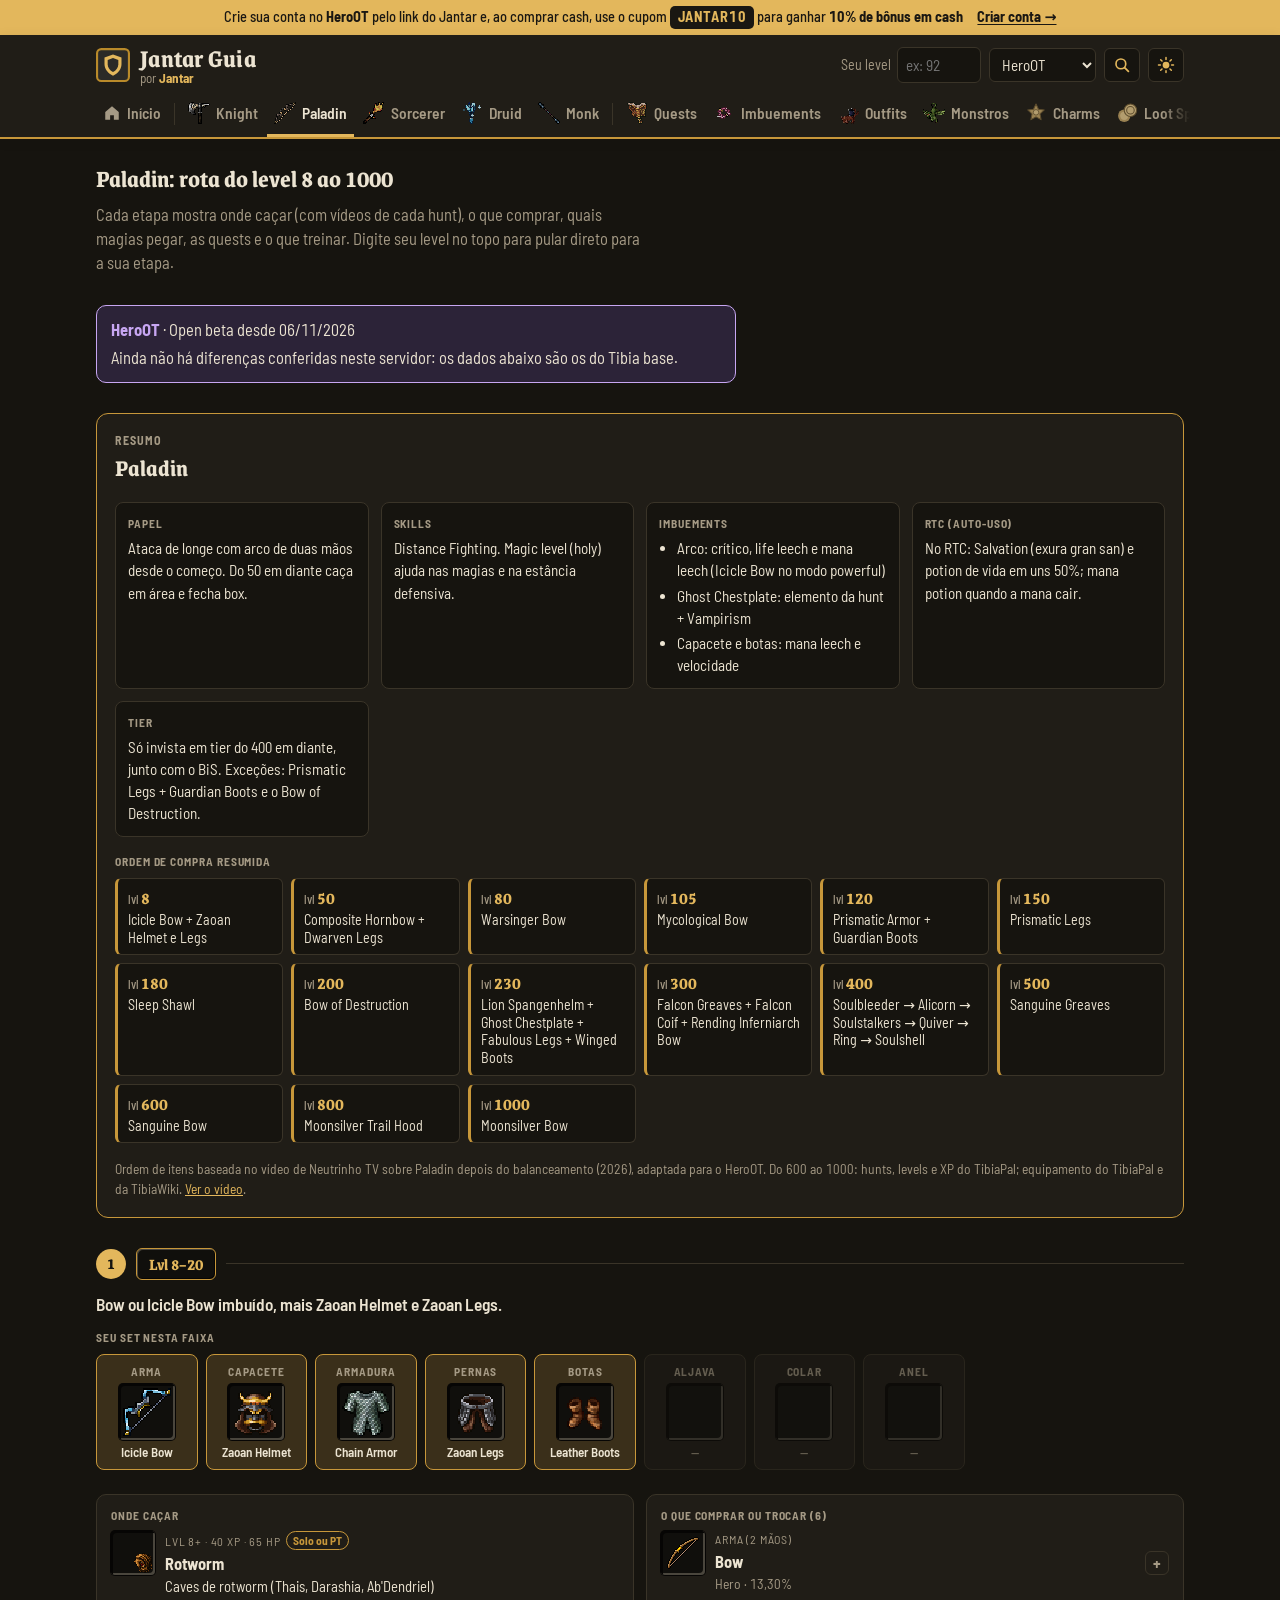
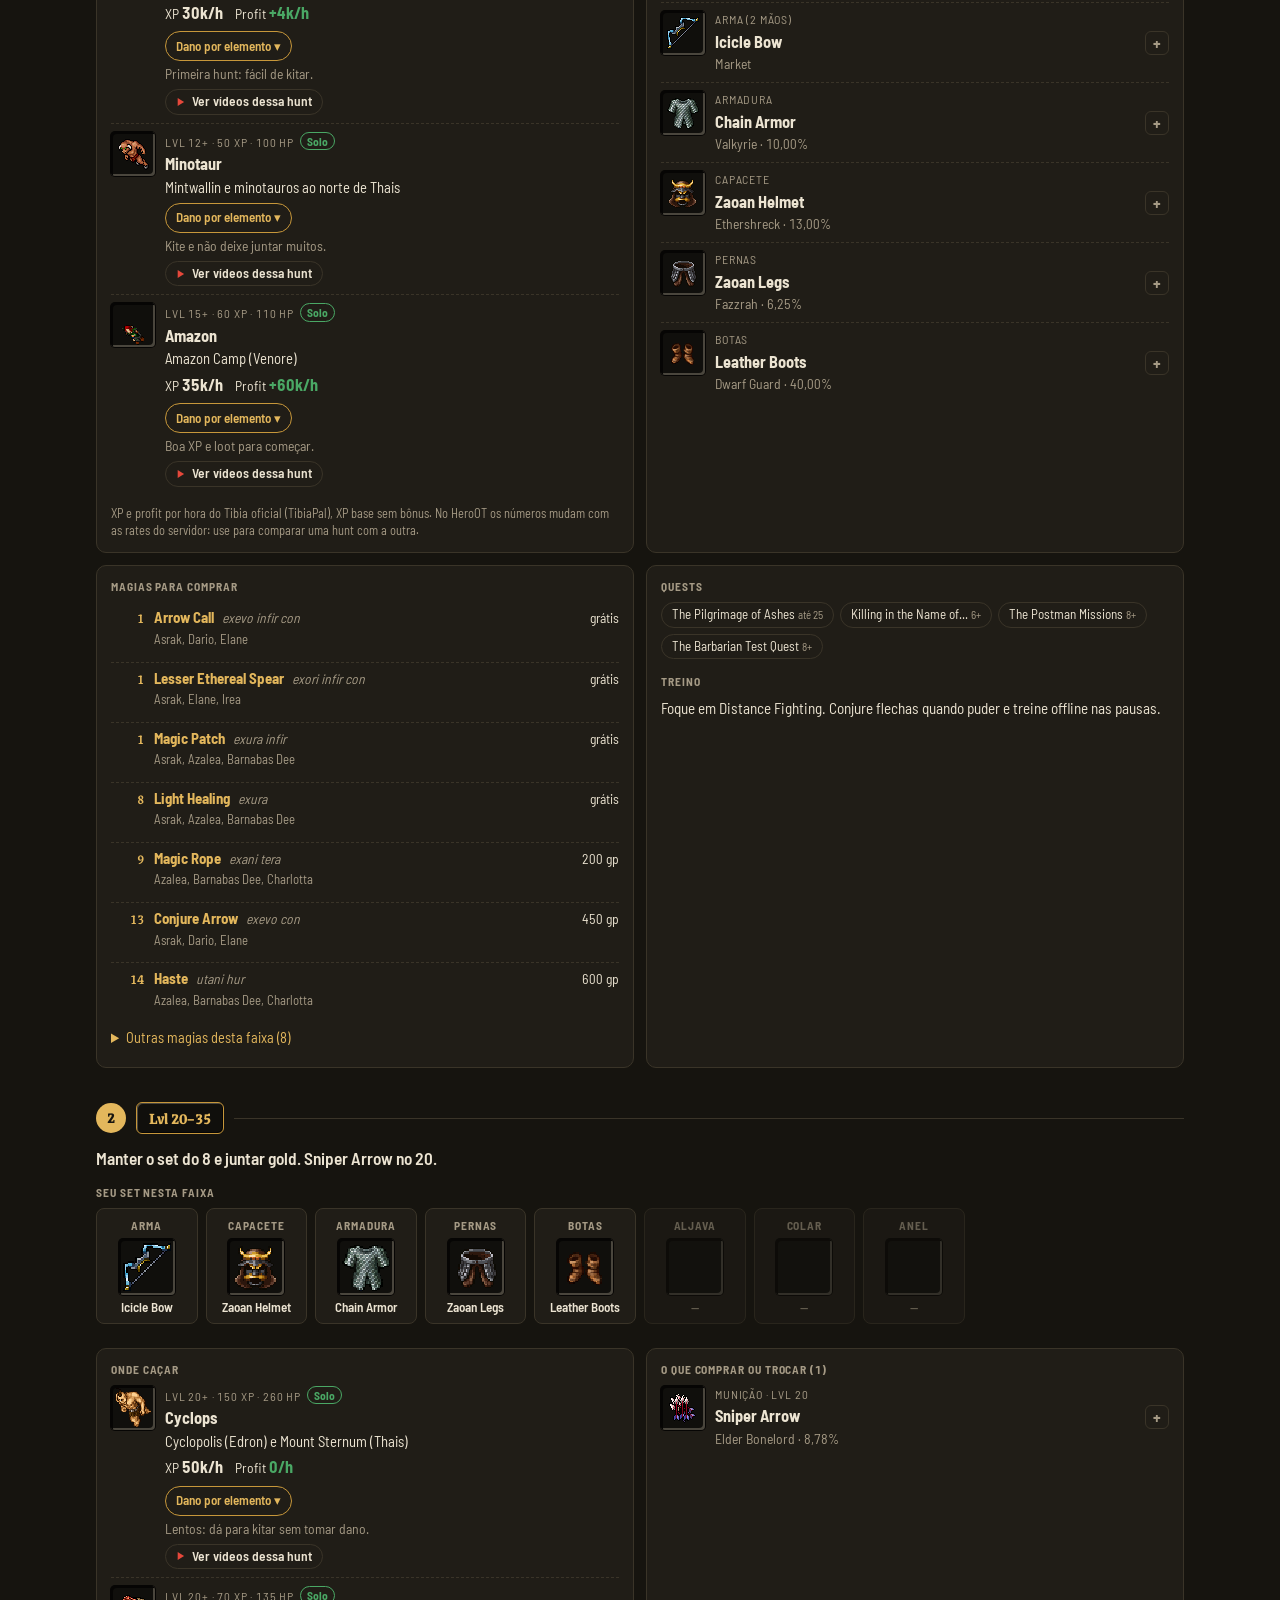
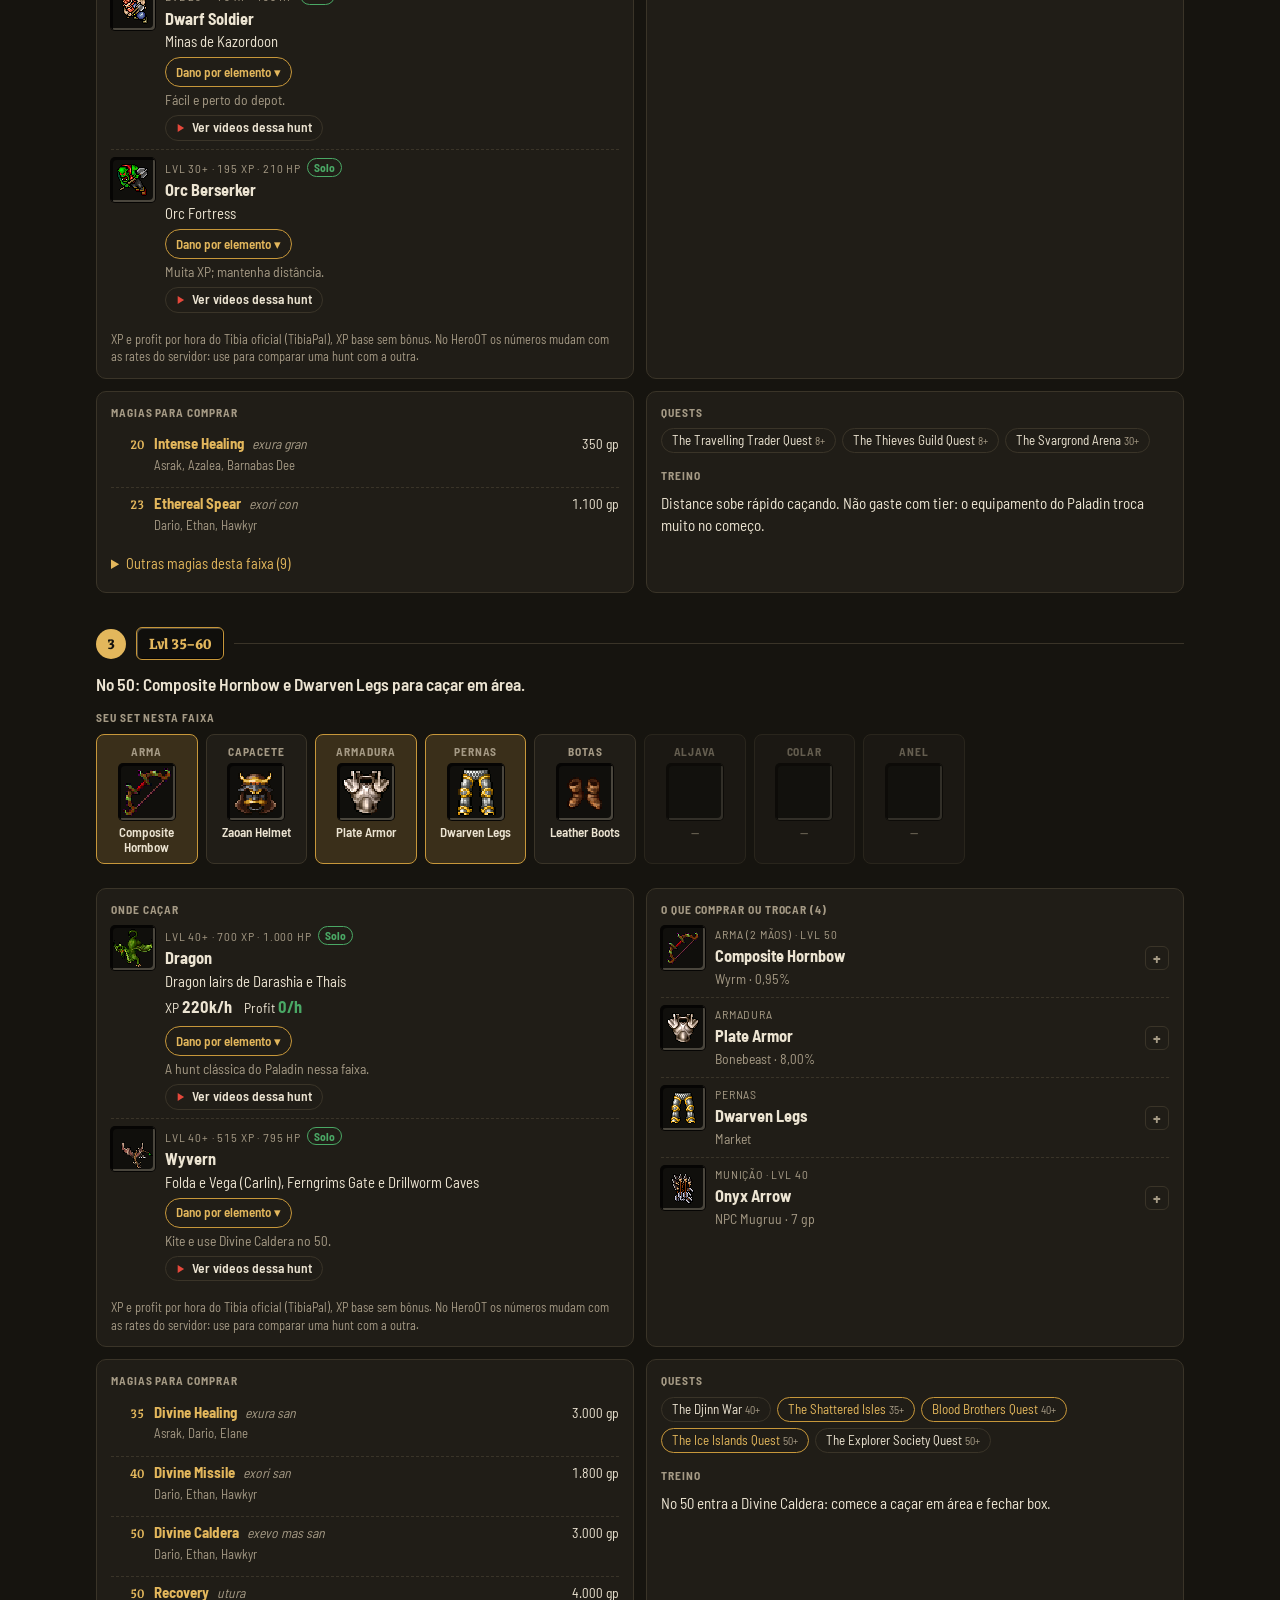
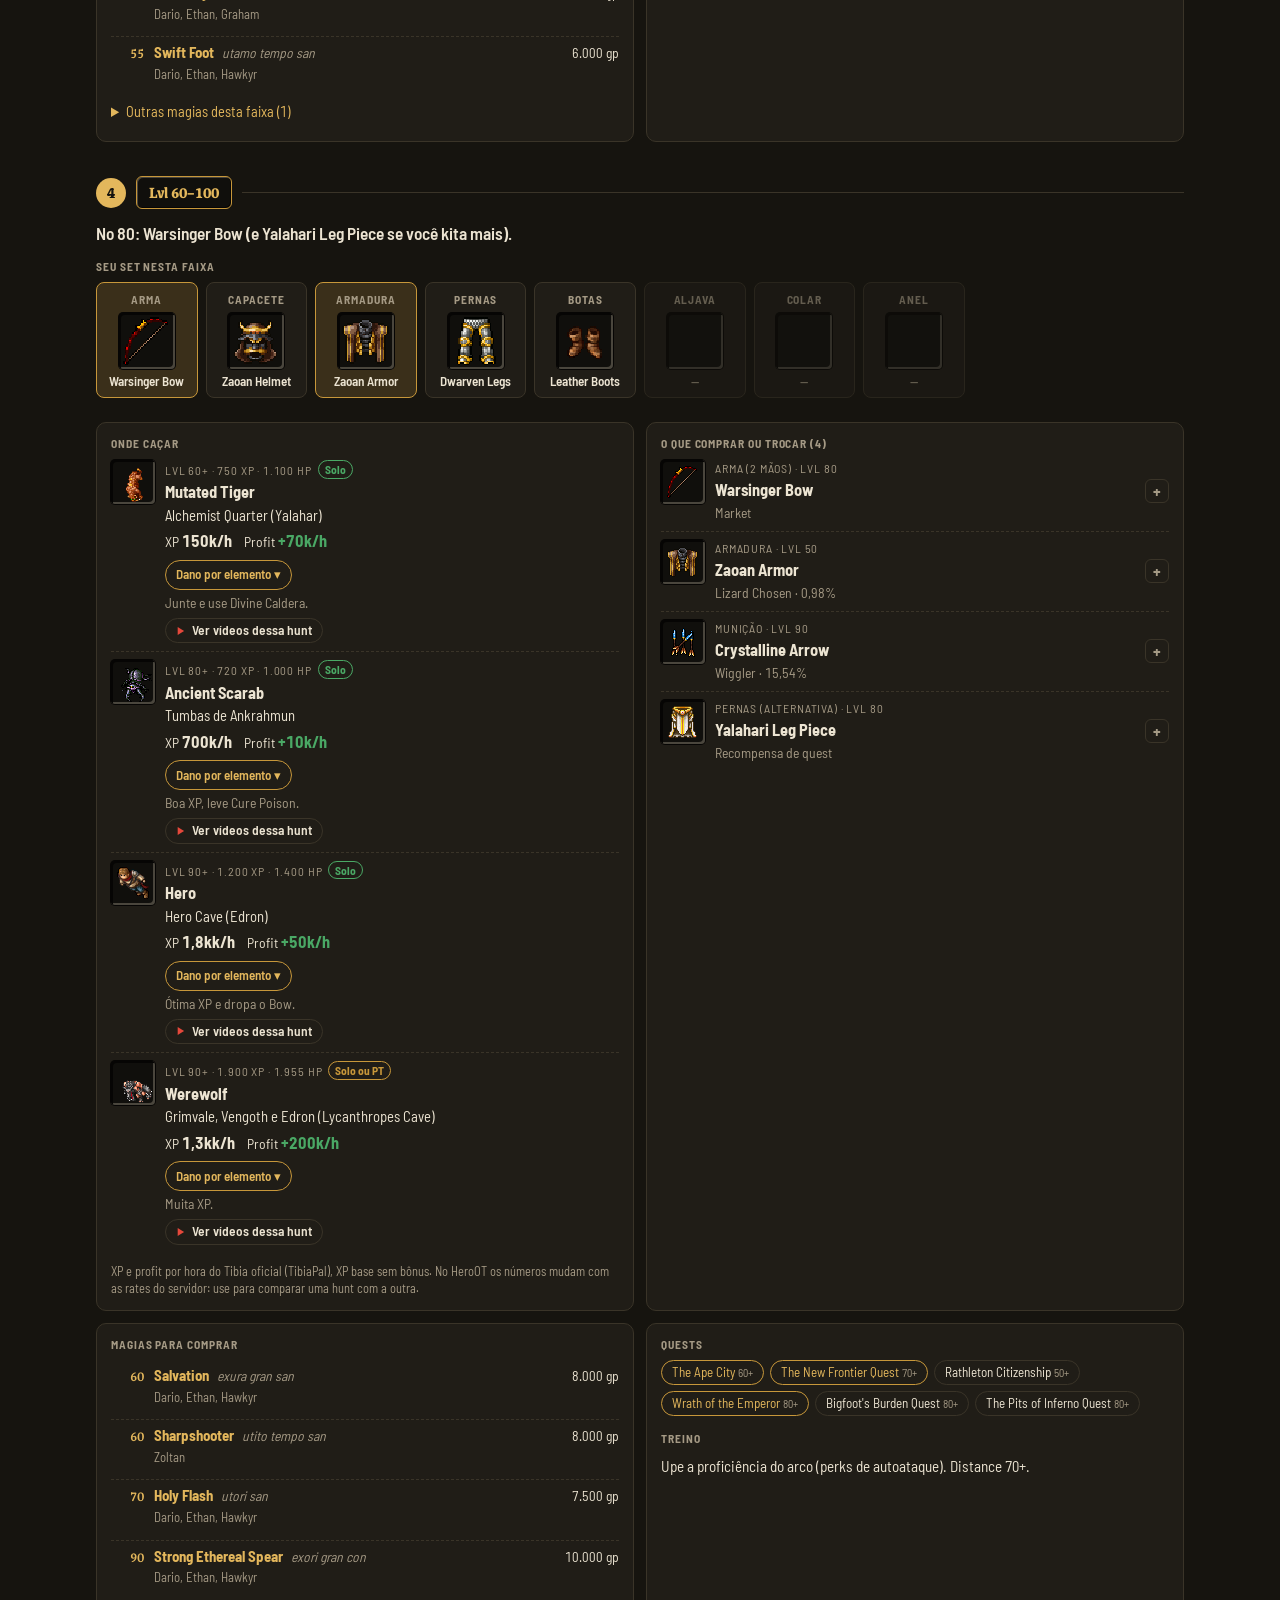
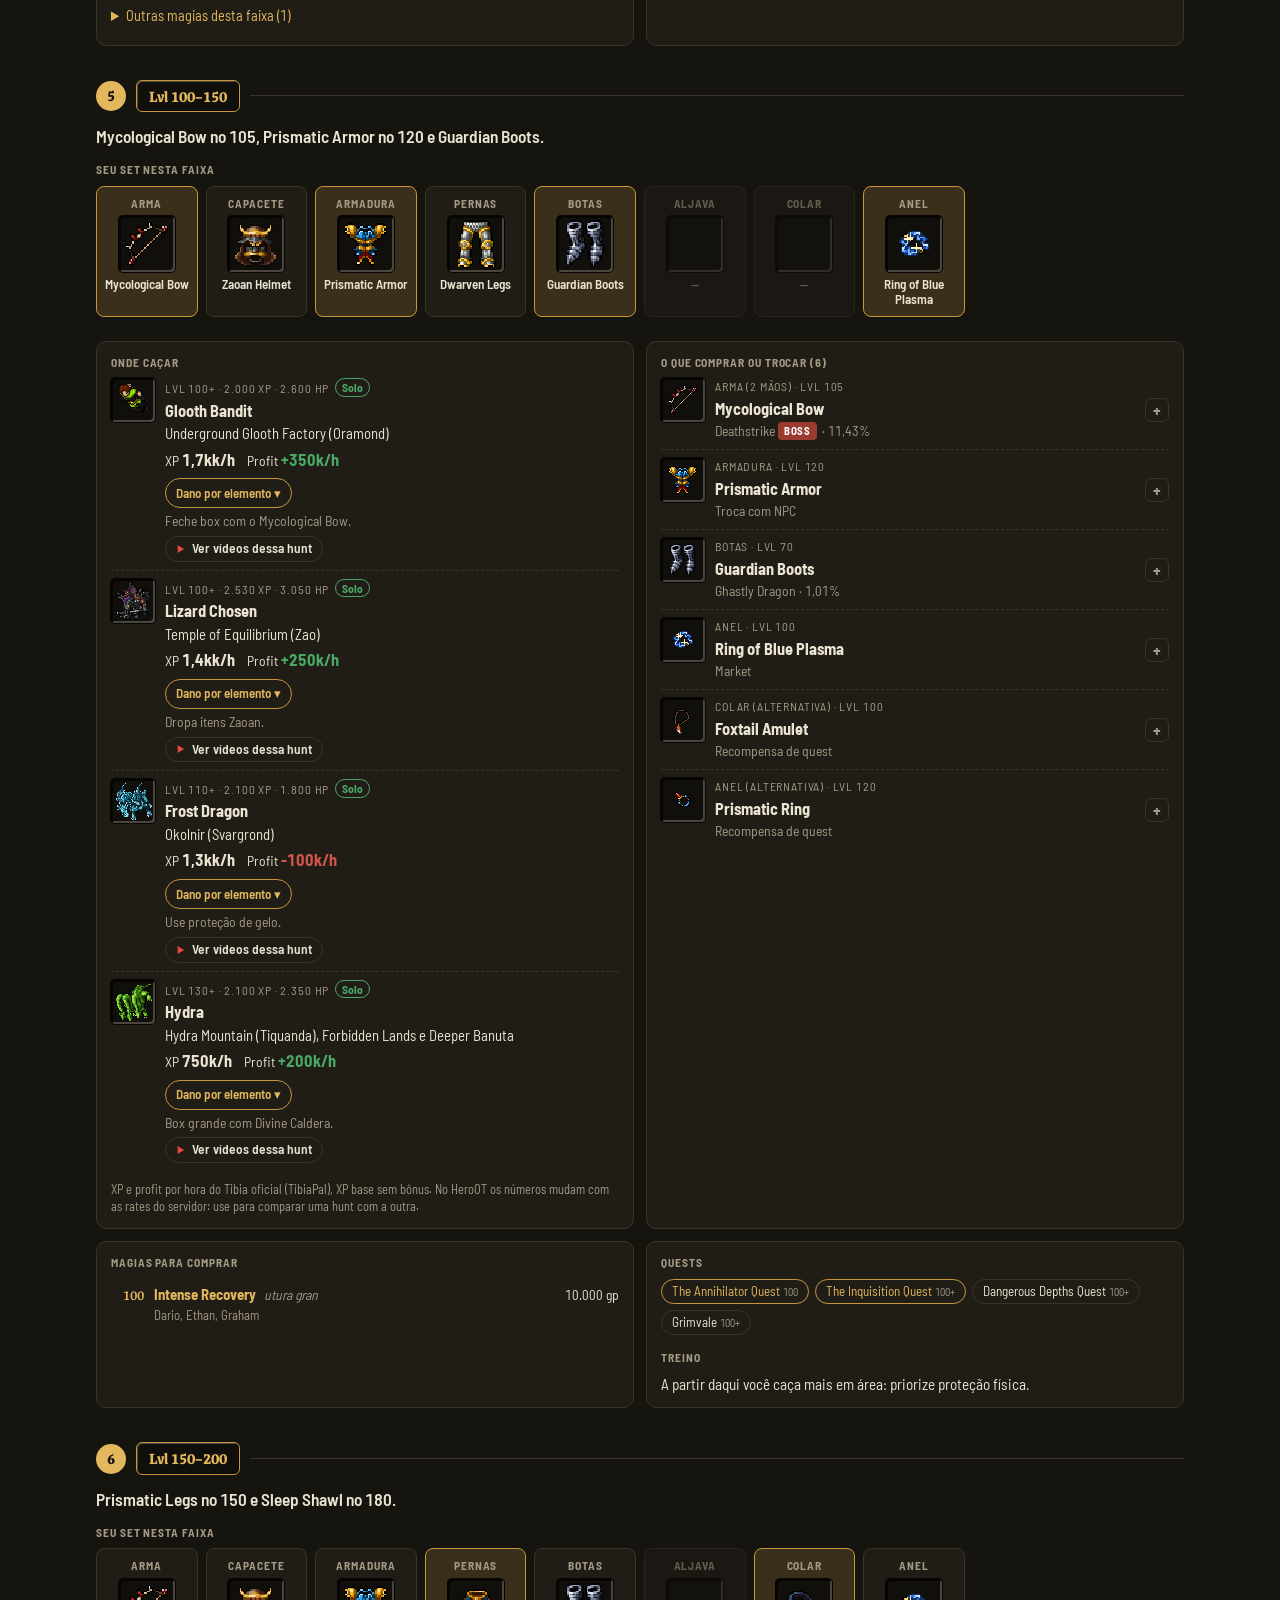
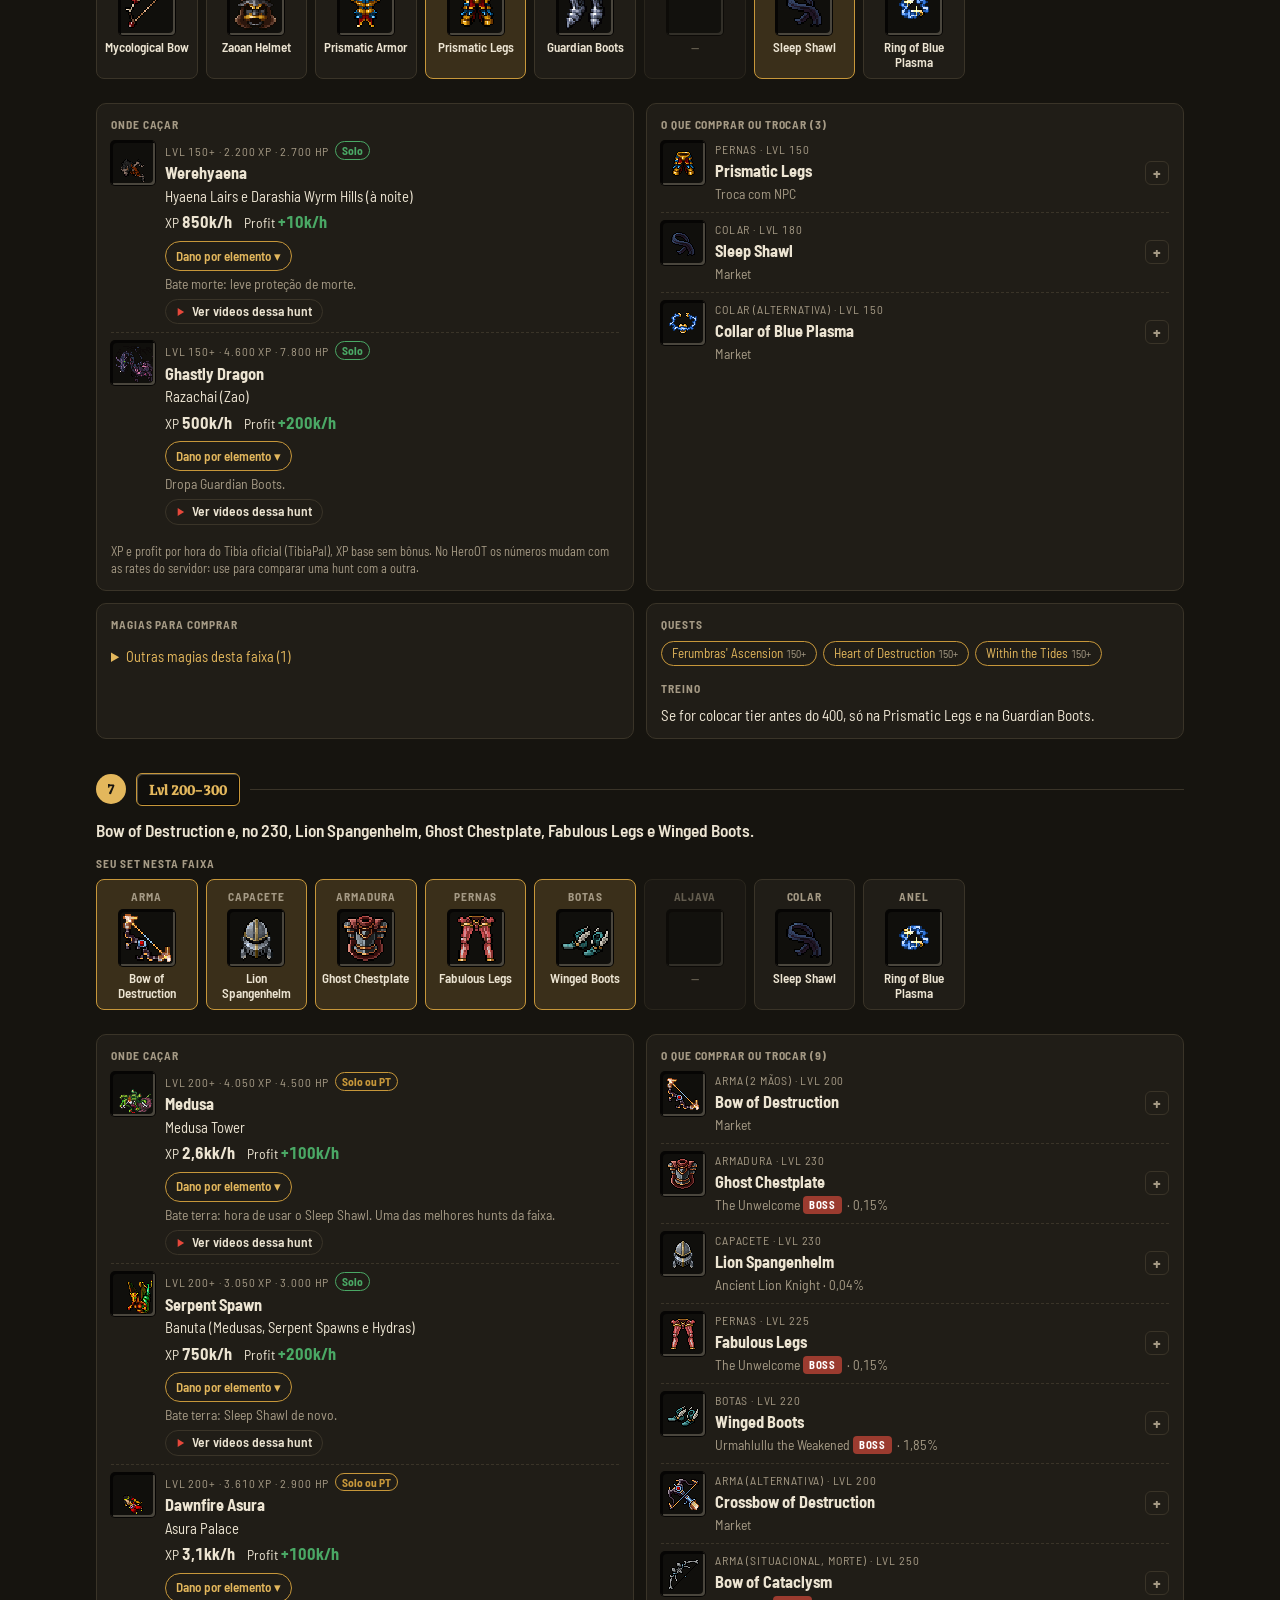
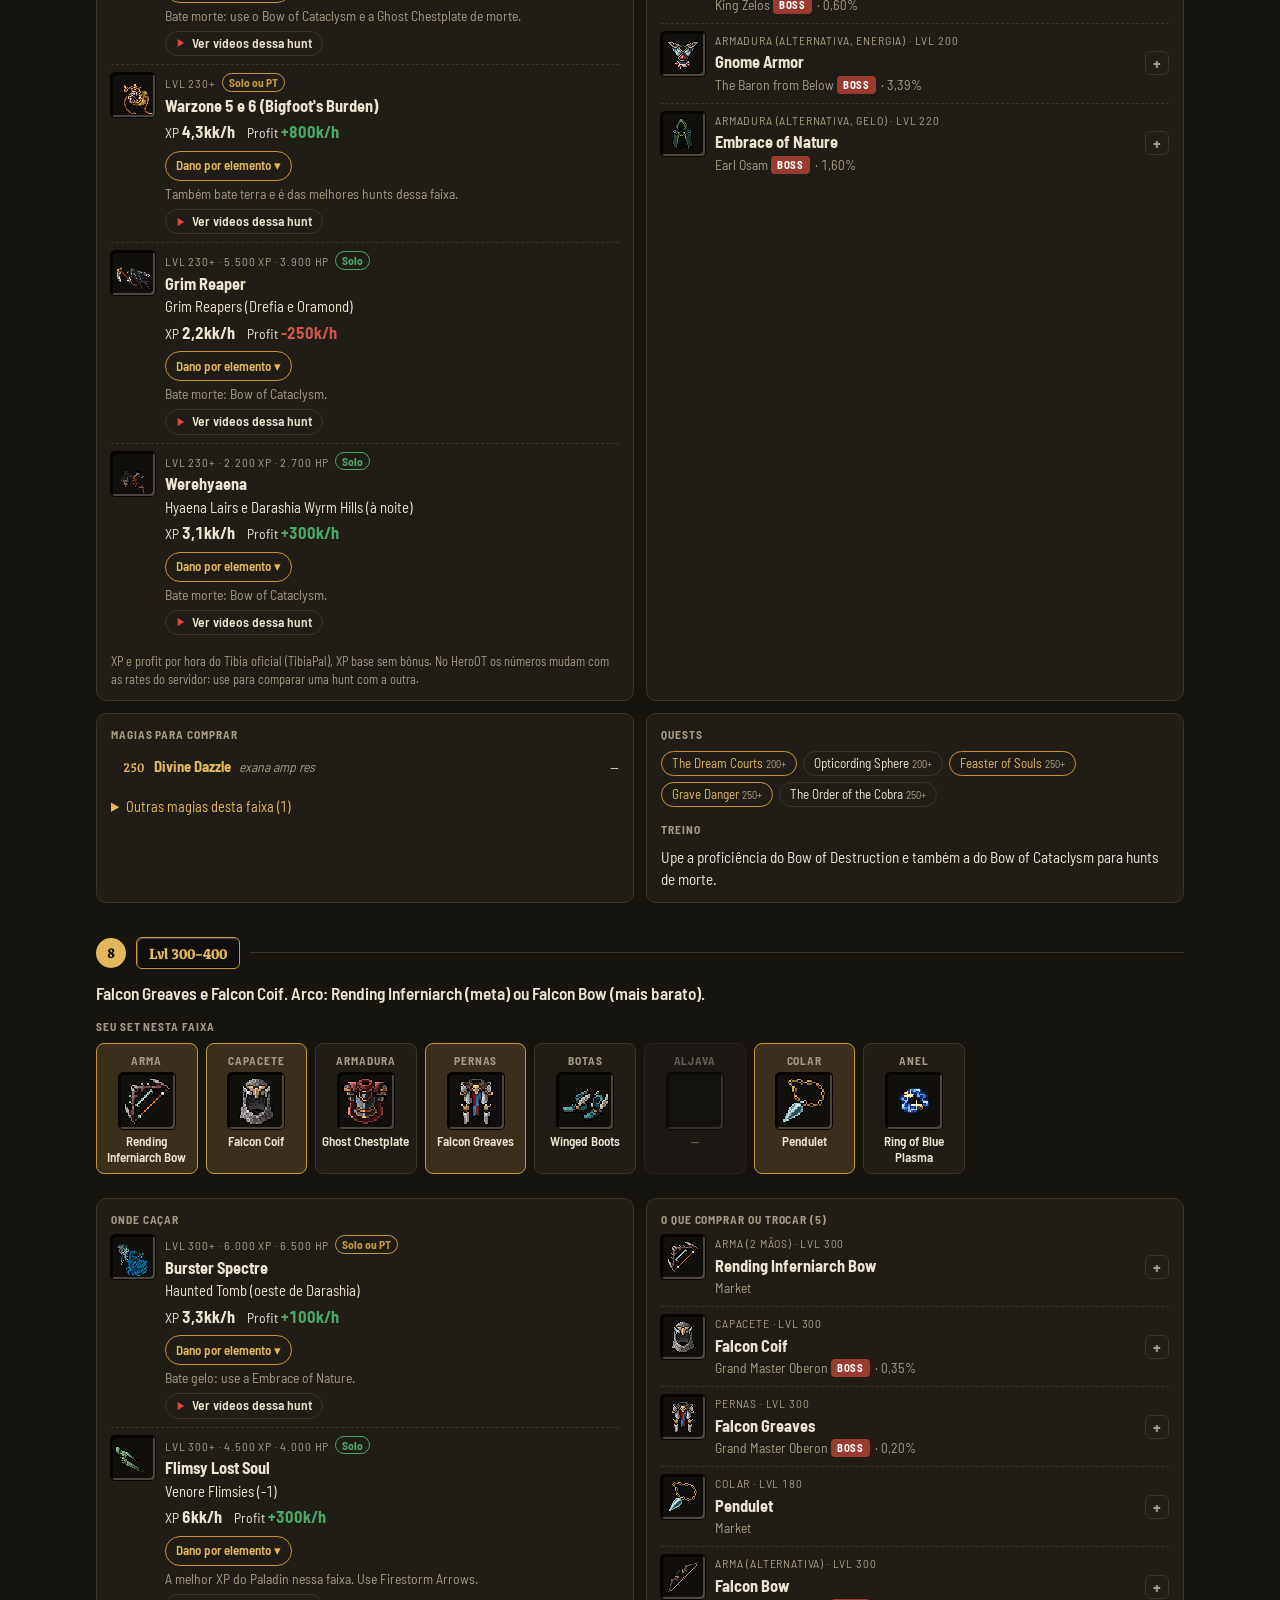
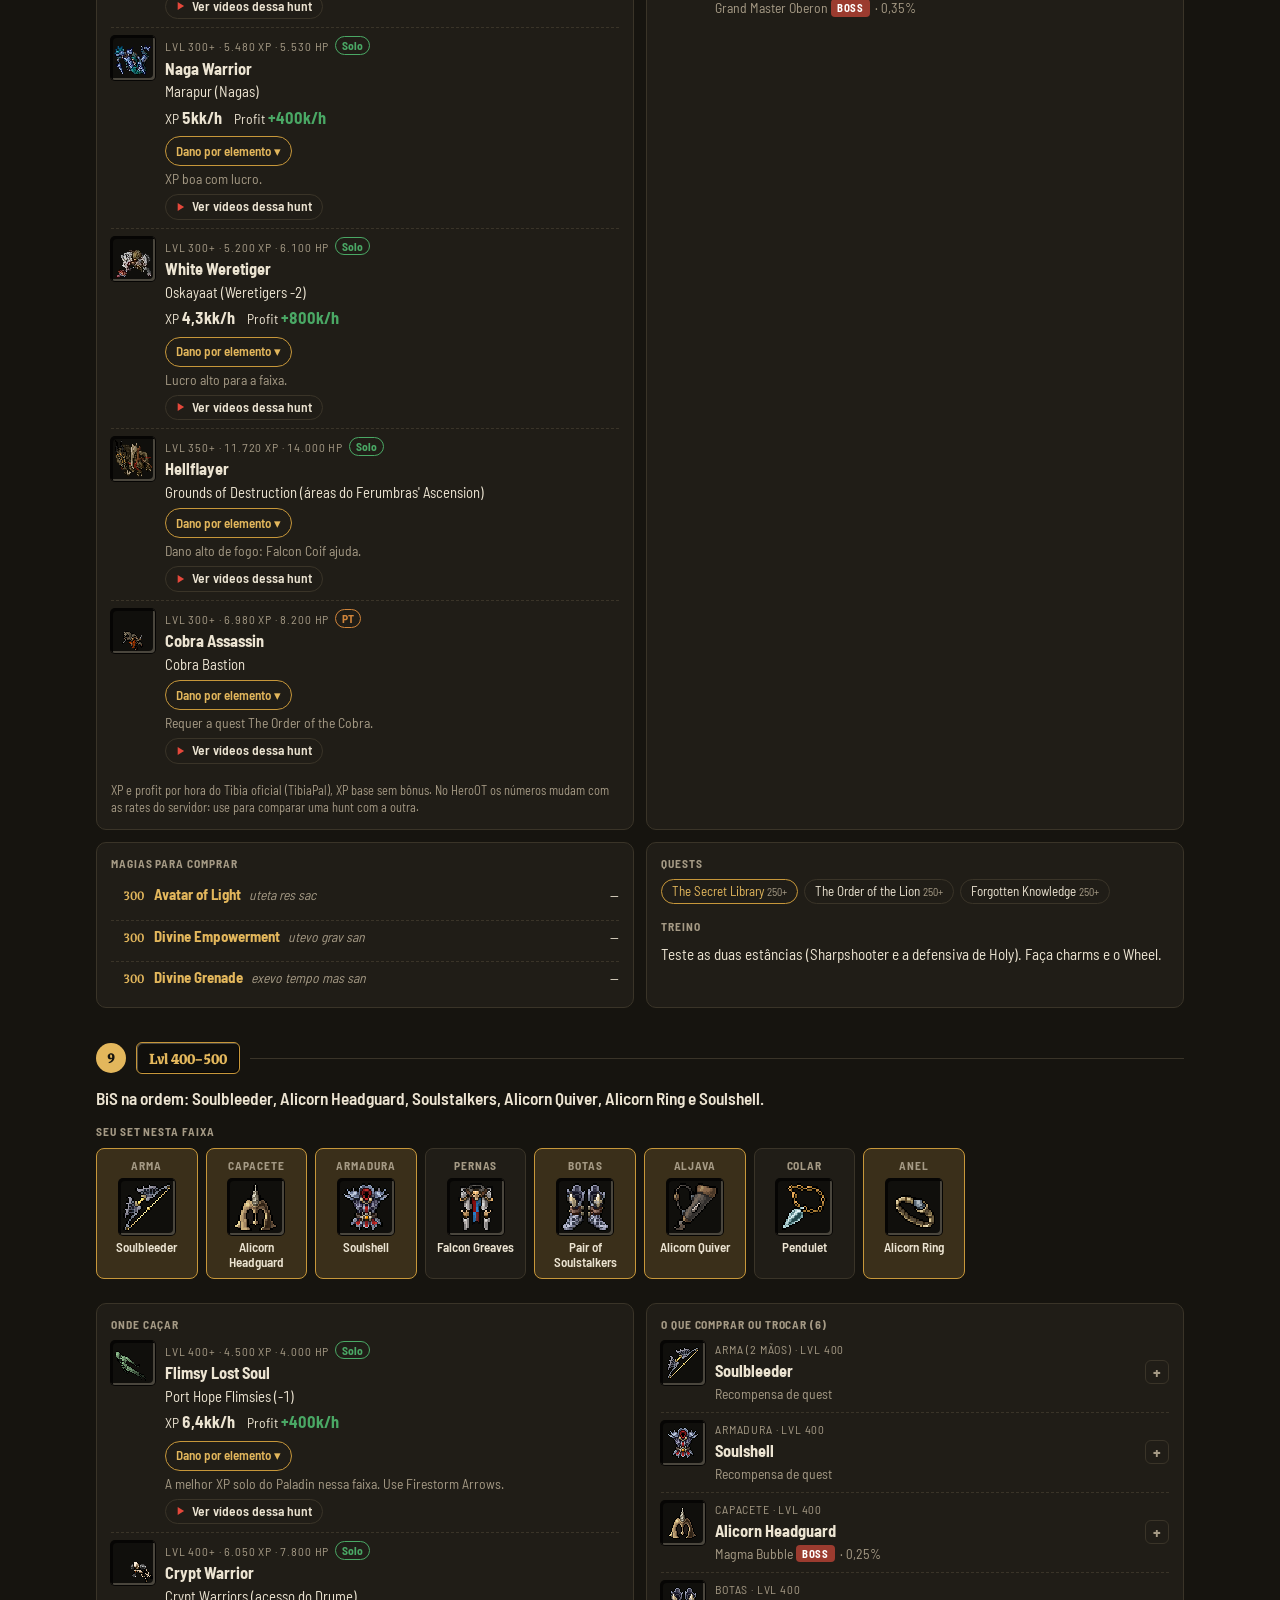
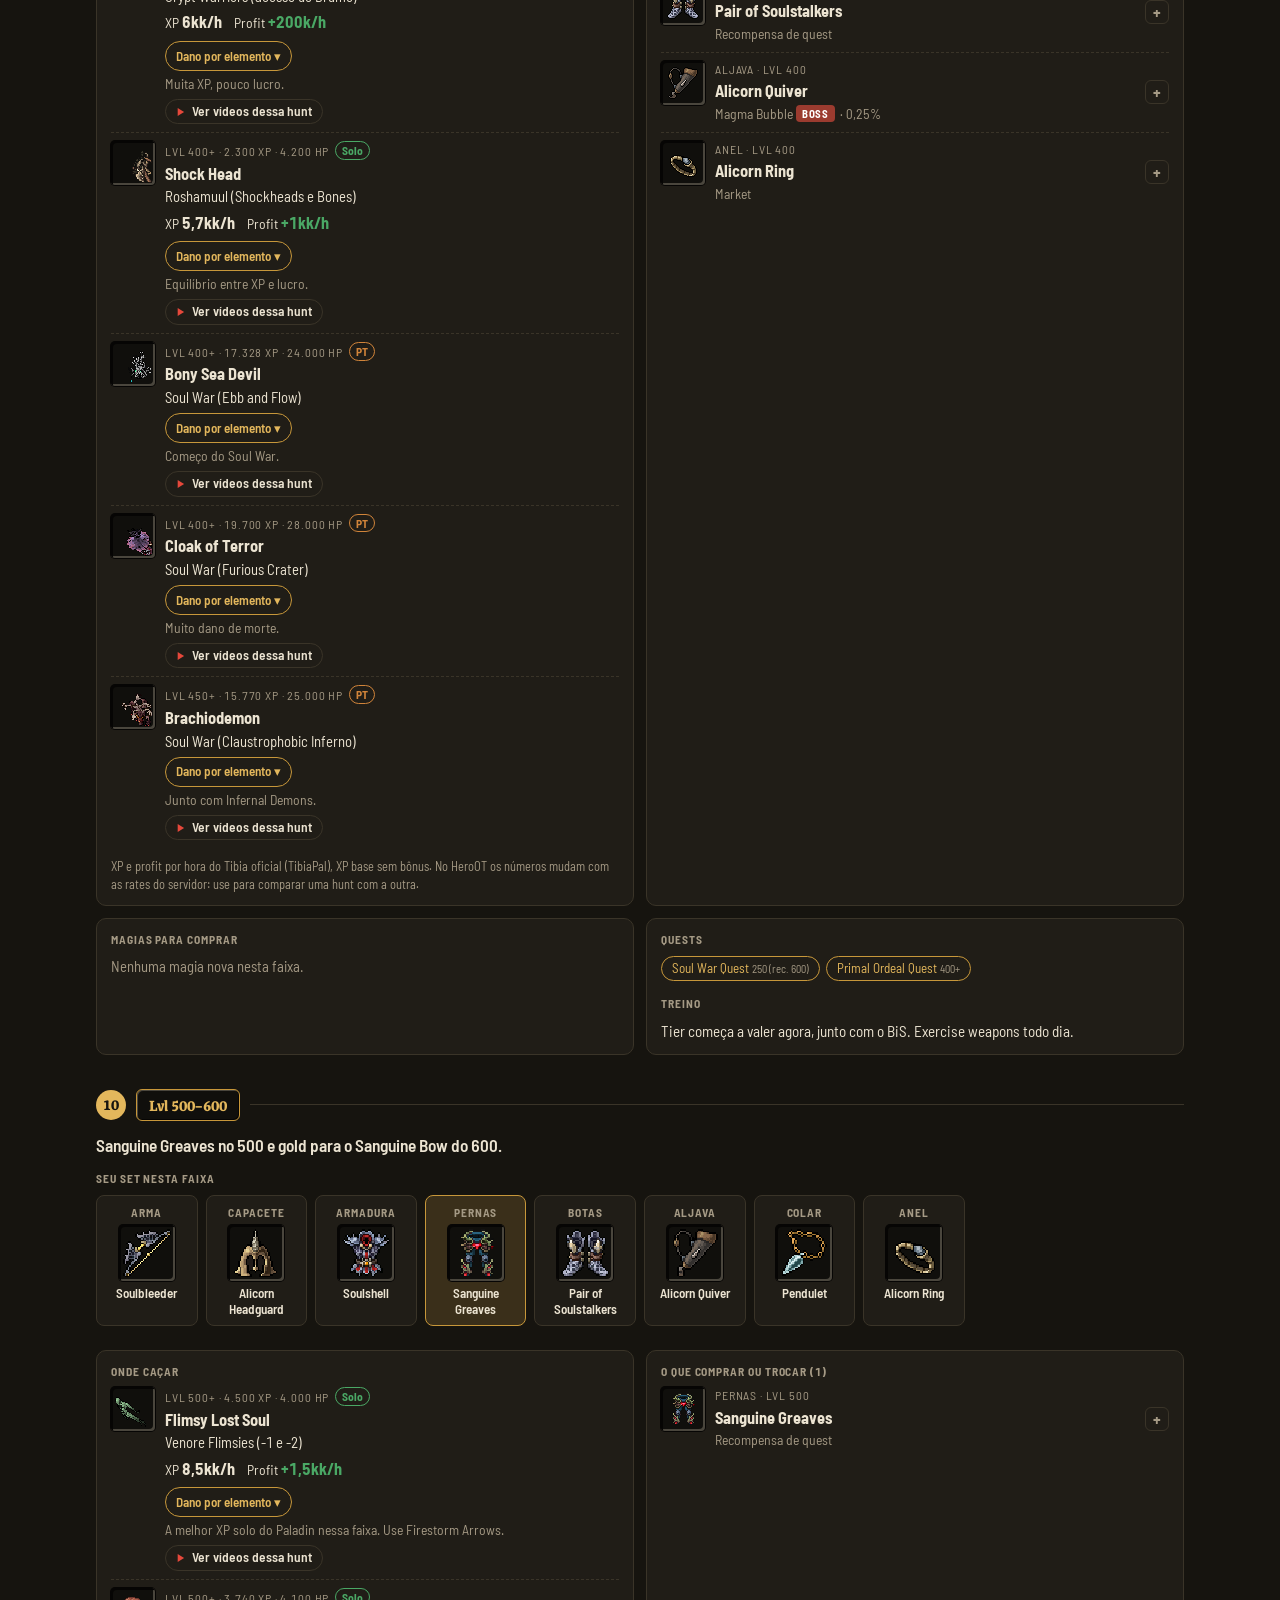
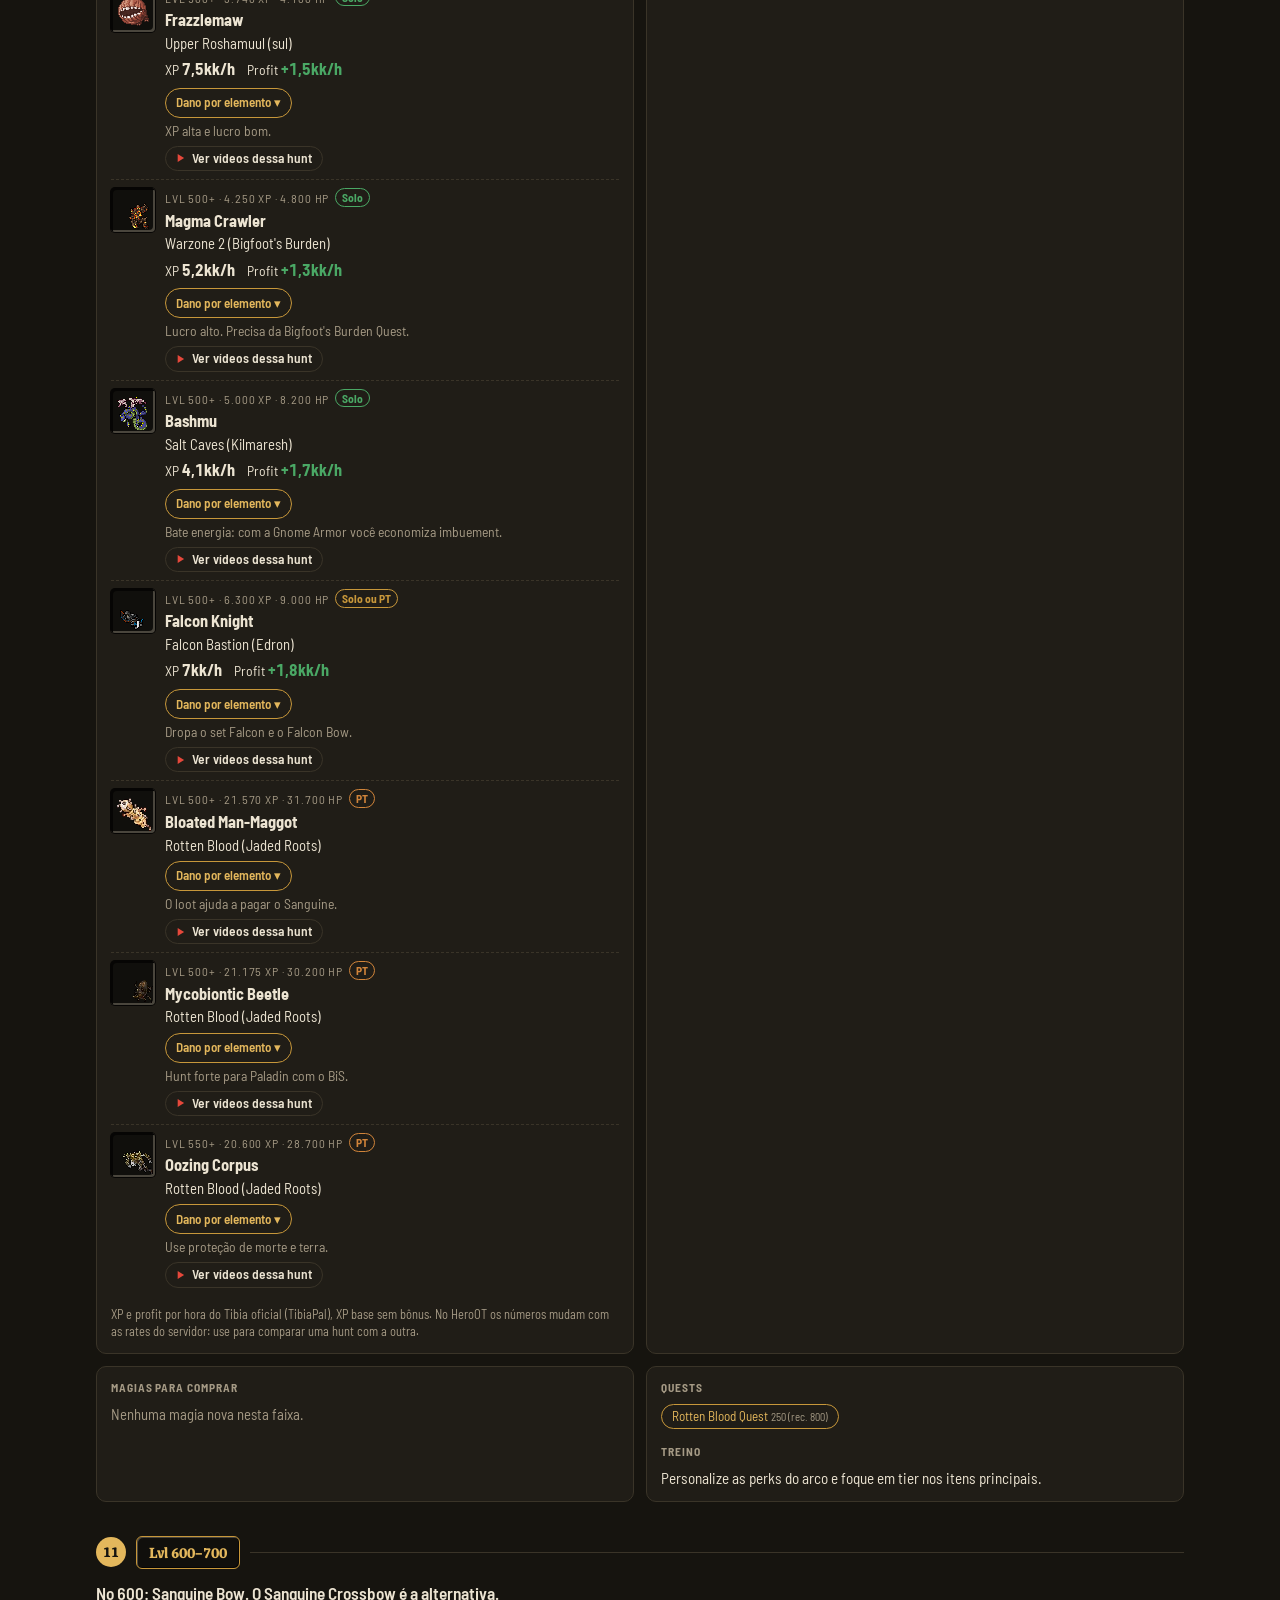
<file: paladin/index.html>
<!doctype html>
<html lang="pt-BR">
<script>document.documentElement.classList.add("js");try{if(localStorage.getItem("tema")==="light")document.documentElement.dataset.theme="light"}catch(e){}</script>
<head>
<meta charset="utf-8">
<base href="/">
<meta name="viewport" content="width=device-width,initial-scale=1,viewport-fit=cover">
<title>Paladin no Tibia: rota do level 8 ao 1000, hunts e equipamento | Jantar Guia</title>
<meta name="description" content="Rota do Paladin no Tibia do level 8 ao 1000: onde caçar, o que comprar em cada level, magias com NPC e preço, quests e treino.">
<link rel="canonical" href="https://jantarguia.com.br/paladin/">
<link rel="icon" href="favicon.ico" sizes="any">
<link rel="icon" href="favicon.svg" type="image/svg+xml">
<link rel="apple-touch-icon" href="apple-touch-icon.png">
<meta name="theme-color" content="#1c1b19">
<meta property="og:type" content="website">
<meta property="og:site_name" content="Jantar Guia">
<meta property="og:locale" content="pt_BR">
<meta property="og:url" content="https://jantarguia.com.br/paladin/">
<meta property="og:title" content="Paladin no Tibia: rota do level 8 ao 1000, hunts e equipamento | Jantar Guia">
<meta property="og:description" content="Rota do Paladin no Tibia do level 8 ao 1000: onde caçar, o que comprar em cada level, magias com NPC e preço, quests e treino.">
<meta property="og:image" content="https://jantarguia.com.br/og-image.jpg">
<meta property="og:image:width" content="1200">
<meta property="og:image:height" content="630">
<meta property="og:image:alt" content="Jantar Guia: a rota do Tibia do level 8 ao 1000">
<meta name="twitter:card" content="summary_large_image">
<meta name="twitter:image" content="https://jantarguia.com.br/og-image.jpg">
<script type="application/ld+json">{"@context":"https://schema.org","@type":"BreadcrumbList","itemListElement":[{"@type":"ListItem","position":1,"name":"Início","item":"https://jantarguia.com.br/"},{"@type":"ListItem","position":2,"name":"Paladin no Tibia","item":"https://jantarguia.com.br/paladin/"}]}</script>
<link rel="preload" href="/fonts/grenze.woff2" as="font" type="font/woff2" crossorigin>
<link rel="preload" href="/fonts/barlow-semi-condensed-400.woff2" as="font" type="font/woff2" crossorigin>
<style id="css">@font-face{font-family:'Grenze';font-style:normal;font-weight:500 700;font-display:swap;src:url(/fonts/grenze.woff2) format('woff2');unicode-range:U+0000-00FF, U+0131, U+0152-0153, U+02BB-02BC, U+02C6, U+02DA, U+02DC, U+0304, U+0308, U+0329, U+2000-206F, U+20AC, U+2122, U+2191, U+2193, U+2212, U+2215, U+FEFF, U+FFFD} @font-face{font-family:'Barlow Semi Condensed';font-style:normal;font-weight:400;font-display:swap;src:url(/fonts/barlow-semi-condensed-400.woff2) format('woff2');unicode-range:U+0000-00FF, U+0131, U+0152-0153, U+02BB-02BC, U+02C6, U+02DA, U+02DC, U+0304, U+0308, U+0329, U+2000-206F, U+20AC, U+2122, U+2191, U+2193, U+2212, U+2215, U+FEFF, U+FFFD} @font-face{font-family:'Barlow Semi Condensed';font-style:normal;font-weight:500;font-display:swap;src:url(/fonts/barlow-semi-condensed-500.woff2) format('woff2');unicode-range:U+0000-00FF, U+0131, U+0152-0153, U+02BB-02BC, U+02C6, U+02DA, U+02DC, U+0304, U+0308, U+0329, U+2000-206F, U+20AC, U+2122, U+2191, U+2193, U+2212, U+2215, U+FEFF, U+FFFD} @font-face{font-family:'Barlow Semi Condensed';font-style:normal;font-weight:600;font-display:swap;src:url(/fonts/barlow-semi-condensed-600.woff2) format('woff2');unicode-range:U+0000-00FF, U+0131, U+0152-0153, U+02BB-02BC, U+02C6, U+02DA, U+02DC, U+0304, U+0308, U+0329, U+2000-206F, U+20AC, U+2122, U+2191, U+2193, U+2212, U+2215, U+FEFF, U+FFFD} @font-face{font-family:'Barlow Semi Condensed';font-style:normal;font-weight:700;font-display:swap;src:url(/fonts/barlow-semi-condensed-700.woff2) format('woff2');unicode-range:U+0000-00FF, U+0131, U+0152-0153, U+02BB-02BC, U+02C6, U+02DA, U+02DC, U+0304, U+0308, U+0329, U+2000-206F, U+20AC, U+2122, U+2191, U+2193, U+2212, U+2215, U+FEFF, U+FFFD} :root{ --bg:#16140f; --panel:#201d17; --panel-2:#2a261e; --ink:#ece4d2; --muted:#a59a85; --line:#3a3428; --gold:#e3b75c; --gold-2:#c7973a; --gold-soft:#3a2f1a; --slot:#100f0c; --slot-hi:#4a463d; --slot-lo:#060504; --srv:#c7a6f2; --srv-soft:#2c2338; --here:#82cfa2; --here-soft:#1c3226; --common:#7ccb8f; --uncommon:#86b2f2; --rare:#f2b45c; --display:"Grenze",Georgia,serif; --body:"Barlow Semi Condensed","Arial Narrow",system-ui,sans-serif; --mono:"Barlow Semi Condensed","Arial Narrow",system-ui,sans-serif; color-scheme:dark; } :root[data-theme="light"]{ --bg:#f3f0e8; --panel:#fffdf8; --panel-2:#ebe5d8; --ink:#231d14; --muted:#6a6152; --line:#d9d0bd; --gold:#8f6410; --gold-2:#b98a2a; --gold-soft:#f3e6c6; --slot:#2b2a27; --slot-hi:#57544d; --slot-lo:#141311; --srv:#6b3fa0; --srv-soft:#efe7f8; --here:#2f6b4f; --here-soft:#dcecdf; --common:#3f7d4f; --uncommon:#3567a8; --rare:#b06a10; color-scheme:light; } *{box-sizing:border-box} [hidden]{display:none!important} html{-webkit-text-size-adjust:100%} body{background:var(--bg);color:var(--ink);font-family:var(--body);font-size:16.5px;line-height:1.45;margin:0;font-variant-numeric:tabular-nums} a{color:var(--gold)} .wrap{max-width:1120px;margin:0 auto;padding-left:max(16px,env(safe-area-inset-left,0px));padding-right:max(16px,env(safe-area-inset-right,0px))} .bar{position:sticky;top:0;z-index:5;background:var(--panel);border-bottom:2px solid var(--gold-2);padding-top:env(safe-area-inset-top,0px);box-shadow:0 2px 12px rgb(0 0 0 / .08)} .bar .wrap{padding-block:12px 10px;display:flex;flex-direction:column;gap:10px} .top{display:flex;align-items:center;justify-content:space-between;gap:12px;flex-wrap:wrap} .brand{display:flex;align-items:center;gap:10px;text-decoration:none;color:var(--ink)} .brand-mark{width:34px;height:34px;flex:none} .brand-txt{display:flex;flex-direction:column;line-height:1.05} .brand-name{font-family:var(--display);font-weight:700;font-size:1.6rem;letter-spacing:.01em} .by{font-size:.82rem;color:var(--muted)}.by b{color:var(--gold)} .ctrls{display:flex;gap:10px;flex-wrap:wrap;align-items:center} .theme{font:inherit;font-size:.85rem;border:1px solid var(--line);background:var(--bg);color:var(--ink);border-radius:6px;padding:6px 10px;cursor:pointer} .theme:hover{border-color:var(--gold-2)} .filter-note{display:flex;gap:10px;flex-wrap:wrap;align-items:center;font-size:.9rem;color:var(--muted);background:var(--panel);border:1px dashed var(--gold-2);border-radius:8px;padding:8px 12px} .filter-note button{font:inherit;font-size:.9rem;background:none;border:0;color:var(--gold);text-decoration:underline;cursor:pointer;padding:0} .field{display:flex;align-items:center;gap:6px;font-size:.88rem;color:var(--muted)} .field input,.field select{font:inherit;font-size:.95rem;padding:6px 8px;border:1px solid var(--line);border-radius:6px;background:var(--bg);color:var(--ink)} .field input{width:5.5em;font-family:var(--mono)} .tabs,.chips{display:flex;gap:6px;overflow-x:auto;scrollbar-width:none;padding-bottom:2px} .tabs::-webkit-scrollbar,.chips::-webkit-scrollbar{display:none} .tab,.chip{flex:none;border:1px solid var(--line);background:var(--bg);color:var(--ink);border-radius:999px;padding:6px 14px;font:inherit;font-weight:500;cursor:pointer;text-decoration:none;display:inline-flex;align-items:center;gap:6px} .tab:hover,.chip:hover{border-color:var(--gold-2)} .tab[aria-current="page"]{background:var(--ink);color:var(--bg);border-color:var(--ink)} .tab.srv{border-color:var(--srv);color:var(--srv)} .tab.srv[aria-current="page"]{background:var(--srv);color:var(--panel)} .chip{padding:4px 12px;font-size:.9rem} .chip[aria-pressed="true"]{background:var(--gold-soft);border-color:var(--gold)} :is(.tab,.chip,.theme,input,select,a,button):focus-visible{outline:2px solid var(--gold);outline-offset:2px} main .wrap{padding-block:22px 44px;display:flex;flex-direction:column;gap:30px} h1,h2{font-family:var(--display);margin:0;text-wrap:balance} .page-h{display:flex;flex-direction:column;gap:6px} .page-h h1{font-size:1.55rem} .intro{color:var(--muted);margin:0;max-width:68ch} .loading{color:var(--muted)} .legend{display:flex;gap:16px;flex-wrap:wrap;font-size:.85rem;color:var(--muted);align-items:center} .notice{background:var(--srv-soft);border:1px solid var(--srv);border-radius:10px;padding:12px 14px;display:flex;flex-direction:column;gap:4px;max-width:80ch} .notice b,.notice a{color:var(--srv)} .tier{display:flex;flex-direction:column;gap:14px} .tier-h{display:flex;align-items:center;gap:12px;flex-wrap:wrap} .lvl-badge{font-family:var(--display);font-weight:700;font-size:1.05rem;background:var(--slot);color:var(--gold);border:1px solid var(--gold-2);border-radius:6px;padding:3px 12px;box-shadow:inset 1px 1px 0 var(--slot-hi),inset -1px -1px 0 var(--slot-lo);font-variant-numeric:tabular-nums} .tier-h h2{font-size:1.15rem;color:var(--muted);font-weight:500} .rule{flex:1;height:1px;background:var(--line);min-width:20px} .here{font-size:.75rem;font-weight:700;color:var(--here);background:var(--here-soft);border-radius:999px;padding:3px 10px;letter-spacing:.05em;text-transform:uppercase} .grid{display:grid;grid-template-columns:repeat(auto-fill,minmax(300px,1fr));gap:14px} .card{background:var(--panel);border:1px solid var(--line);border-radius:10px;padding:14px;display:flex;flex-direction:column;gap:10px;min-width:0} .card:hover{border-color:var(--gold-2)} .head{display:flex;gap:12px;align-items:center;min-width:0} .head-txt{display:flex;flex-direction:column;gap:2px;min-width:0} .slot{flex:none;width:56px;height:56px;display:grid;place-items:center;background:var(--slot);border-radius:4px;box-shadow:inset 2px 2px 0 var(--slot-lo),inset -2px -2px 0 var(--slot-hi),0 0 0 1px var(--slot-lo)} .slot img{width:32px;height:32px;image-rendering:pixelated;transform:scale(1.5)} .slot.big{width:84px;height:84px} .slot.big img{width:auto;height:auto;max-width:64px;max-height:64px;transform:none} .meta{font-size:.75rem;color:var(--muted);text-transform:uppercase;letter-spacing:.07em} .name{font-family:var(--display);font-weight:700;font-size:1.15rem;color:var(--ink);text-decoration:none;line-height:1.15} a.name:hover{color:var(--gold)} .stats-line{display:flex;gap:8px;flex-wrap:wrap;align-items:center} .req{font-family:var(--mono);font-size:.75rem;color:var(--gold);border:1px solid var(--gold-2);border-radius:4px;padding:0 6px} .req.none{color:var(--muted);border-color:var(--line)} .attr{font-family:var(--mono);font-size:.75rem;color:var(--muted)} .how{display:flex;flex-direction:column;gap:8px;border-top:1px dashed var(--line);padding-top:10px} .how-t{font-size:.72rem;text-transform:uppercase;letter-spacing:.08em;color:var(--muted);font-weight:700} .src{display:grid;grid-template-columns:auto 1fr auto;gap:2px 10px;align-items:center;font-size:.92rem} .mon-ico{width:32px;height:32px;object-fit:contain;image-rendering:pixelated;grid-row:span 2} .src .m{font-weight:700;min-width:0} .src .c{font-family:var(--mono);font-size:.82rem;display:flex;align-items:center;gap:5px;justify-self:end} .src .w{grid-column:2/-1;color:var(--muted);font-size:.84rem} .boss-tag{display:inline-block;font-size:.68rem;font-weight:700;letter-spacing:.06em;text-transform:uppercase;color:#fff;background:#9b3b2f;border-radius:4px;padding:1px 6px;margin-right:2px;vertical-align:1px} .dot{width:9px;height:9px;border-radius:50%;display:inline-block;flex:none} .common{background:var(--common)}.uncommon{background:var(--uncommon)}.rare{background:var(--rare)} .line{font-size:.9rem}.line b{font-weight:700} .tip{font-size:.9rem;color:var(--muted);margin:0;padding-left:10px;border-left:2px solid var(--gold-2)} .srvnote{font-size:.9rem;background:var(--srv-soft);border-left:3px solid var(--srv);padding:6px 8px;border-radius:4px} .links{display:flex;gap:14px;font-size:.9rem;flex-wrap:wrap} .sys{display:grid;grid-template-columns:repeat(auto-fill,minmax(260px,1fr));gap:12px} .foot{border-top:1px solid var(--line);color:var(--muted);font-size:.85rem;background:var(--panel)} .foot .wrap{padding-block:20px calc(20px + env(safe-area-inset-bottom,0px));display:flex;flex-direction:column;gap:6px} @media (max-width:520px){.grid{grid-template-columns:1fr}} @media (prefers-reduced-motion:no-preference){.tier{transition:opacity .2s}.card{transition:border-color .15s}} .home-hero{display:flex;flex-wrap:wrap;align-items:flex-end;justify-content:space-between;gap:20px;padding-block:8px 6px;border-bottom:1px solid var(--line);padding-bottom:24px} .home-hero-txt{display:flex;flex-direction:column;gap:10px;min-width:0} .home-hero h1{font-family:var(--display);font-weight:700;font-size:clamp(2rem,5vw,3rem);line-height:1.02;margin:0;max-width:18ch;text-wrap:balance} .home-hero p{margin:0;color:var(--muted);max-width:56ch;font-size:1.05rem} .stats{display:flex;gap:26px;flex-wrap:wrap} .stat{display:flex;flex-direction:column} .stat b{font-family:var(--display);font-size:2rem;color:var(--gold);line-height:1} .stat span{font-size:.8rem;color:var(--muted);text-transform:uppercase;letter-spacing:.07em} .home-block{display:flex;flex-direction:column;gap:14px} .block-h{font-size:1.5rem} .paths{display:grid;grid-template-columns:repeat(auto-fit,minmax(280px,1fr));gap:14px} .path{all:unset;box-sizing:border-box;cursor:pointer;display:flex;flex-direction:column;gap:8px;padding:20px;border-radius:12px;background:var(--panel);border:1px solid var(--line);border-top:4px solid var(--gold-2);color:var(--ink);text-decoration:none;min-width:0} .path:hover{border-color:var(--gold-2)} .path:focus-visible{outline:2px solid var(--gold);outline-offset:2px} .srv-path{border-top-color:var(--srv)} .srv-path:hover{border-color:var(--srv)} .path-kicker{font-size:.75rem;text-transform:uppercase;letter-spacing:.09em;color:var(--muted);font-weight:700} .path-title{font-family:var(--display);font-weight:700;font-size:1.9rem;line-height:1} .path-txt{color:var(--muted);max-width:52ch} .path-tags{display:flex;gap:6px;flex-wrap:wrap} .pill{font-size:.82rem;border:1px solid var(--line);border-radius:999px;padding:2px 10px;color:var(--ink)} .pill.srv{border-color:var(--srv);color:var(--srv);font-weight:600} .path-go{margin-top:auto;padding-top:6px;font-weight:700;color:var(--gold)} .srv-path .path-go{color:var(--srv)} .vocs{display:grid;grid-template-columns:repeat(auto-fill,minmax(300px,1fr));gap:12px} .voc{display:flex;gap:14px;align-items:center;padding:14px;border-radius:10px;background:var(--panel);border:1px solid var(--line);text-decoration:none;color:var(--ink);min-width:0} .voc:hover{border-color:var(--gold-2)} .voc .slot.big img{width:32px;height:32px;max-width:none;max-height:none;transform:scale(2);image-rendering:pixelated} .voc-txt{display:flex;flex-direction:column;gap:4px;min-width:0} .voc-desc{font-size:.92rem;color:var(--muted)} @media (max-width:520px){.home-hero h1{font-size:2rem}.stats{gap:18px}.vocs,.paths{grid-template-columns:1fr}} .quest{gap:10px} .q-head{display:flex;justify-content:space-between;align-items:baseline;gap:10px} .q-txt{margin:0;color:var(--ink)} .q-warn{font-size:.88rem;font-weight:700;color:var(--rare);border-left:3px solid var(--rare);padding-left:8px} .q-items{display:flex;flex-wrap:wrap;gap:6px} .q-item{display:inline-flex;align-items:center;gap:4px;font-size:.88rem;background:var(--bg);border:1px solid var(--line);border-radius:6px;padding:2px 8px 2px 4px} .q-ico{width:24px;height:24px;image-rendering:pixelated} .foot-note{font-size:.85rem;color:var(--muted);margin:0} .grid:has(> .quest){align-items:start} .quest.has-outfit{border-color:var(--gold-2);box-shadow:0 0 0 1px var(--gold-2),0 6px 24px -12px var(--gold-2);background:linear-gradient(180deg,var(--gold-soft),var(--panel) 90px)} .outfit-badge{display:flex;align-items:center;gap:10px;padding:8px 10px;border-radius:8px;background:var(--slot);border:1px solid var(--gold-2);color:#e3b75c} .outfit-badge small{display:block;font-size:.7rem;text-transform:uppercase;letter-spacing:.08em;color:#a59a85} .outfit-badge b{font-family:var(--display);font-size:1.25rem;line-height:1.05} .outfit-ico{font-size:1.4rem;line-height:1} .chip-outfit[aria-pressed="true"]{background:var(--slot);color:#e3b75c;border-color:var(--gold-2)} .q-det{border-top:1px dashed var(--line);padding-top:8px} .q-det summary{cursor:pointer;font-weight:700;color:var(--gold);list-style:none;display:flex;align-items:center;gap:6px} .q-det summary::-webkit-details-marker{display:none} .q-det summary::before{content:"▸";transition:transform .15s} .q-det[open] summary::before{transform:rotate(90deg)} .q-det dl{display:grid;grid-template-columns:repeat(3,minmax(0,1fr));gap:8px 12px;margin:10px 0 0} .q-det dl>div{min-width:0} .q-det .wide{grid-column:1/-1} .q-det dt{font-size:.72rem;text-transform:uppercase;letter-spacing:.08em;color:var(--muted);font-weight:700} .q-det dd{margin:2px 0 0;font-size:.95rem} .look-switch .chip{font-size:1rem;padding:6px 16px} .look-bar{display:flex;flex-wrap:wrap;gap:10px;align-items:center;justify-content:space-between} .look-bar .chips{flex-wrap:wrap} .look-search input{width:14em;font-family:var(--body)} .look-grid{align-items:start} .look-slot img{width:64px!important;height:64px!important;max-width:none!important;max-height:none!important;transform:none!important;object-fit:contain;image-rendering:pixelated} .look .q-txt{font-size:.95rem} .badge-pic{flex:none;width:64px;height:64px;display:grid;place-items:center;border-radius:6px;background:#0b0a08;box-shadow:inset 1px 1px 0 #000,inset -1px -1px 0 #3a362e} .badge-pic img{width:64px;height:64px;object-fit:contain;image-rendering:pixelated} .mount-badge em{display:block;font-style:normal;font-size:.82rem;color:#c9bfa9;margin-top:2px;line-height:1.3} .mode-switch{margin-top:-14px} .muted{color:var(--muted);margin:0;font-size:.92rem} .resumo{background:var(--panel);border:1px solid var(--gold-2);border-radius:12px;padding:18px;display:flex;flex-direction:column;gap:16px} .resumo-h{display:flex;flex-direction:column;gap:2px} .resumo-h h2{font-size:1.5rem} .resumo-grid{display:grid;grid-template-columns:repeat(auto-fit,minmax(230px,1fr));gap:12px} .rbox{background:var(--bg);border:1px solid var(--line);border-radius:8px;padding:12px;display:flex;flex-direction:column;gap:6px} .rbox p,.rbox ul{margin:0;font-size:.95rem} .rbox ul{padding-left:18px;display:flex;flex-direction:column;gap:3px} .linha-wrap{display:flex;flex-direction:column;gap:8px} .linha{list-style:none;margin:0;padding:0;display:grid;grid-template-columns:repeat(auto-fill,minmax(150px,1fr));gap:8px;counter-reset:l} .linha a{display:flex;flex-direction:column;gap:2px;height:100%;text-decoration:none;color:var(--ink);background:var(--bg);border:1px solid var(--line);border-left:3px solid var(--gold-2);border-radius:6px;padding:8px 10px;font-size:.88rem;line-height:1.25} .linha a:hover{border-color:var(--gold)} .linha b{font-family:var(--display);color:var(--gold);font-size:1.1rem} .linha b::before{content:"lvl ";font-family:var(--body);font-size:.75rem;color:var(--muted);font-weight:500} .steps{display:flex;flex-direction:column;gap:34px} .step{display:flex;flex-direction:column;gap:12px;scroll-margin-top:190px} .step-h{display:flex;align-items:center;gap:10px;flex-wrap:wrap} .step-n{width:30px;height:30px;border-radius:50%;display:grid;place-items:center;font-family:var(--display);font-weight:700;background:var(--gold);color:var(--bg);flex:none} .step-obj{margin:0;font-size:1.08rem;font-weight:600;max-width:75ch} .step.is-here .step-n{background:var(--here)} .step-grid{display:grid;grid-template-columns:repeat(auto-fit,minmax(320px,1fr));gap:12px} .sbox{background:var(--panel);border:1px solid var(--line);border-radius:10px;padding:12px 14px;display:flex;flex-direction:column;gap:8px;min-width:0} .how-t.t2{margin-top:6px} .hrow,.irow summary{display:flex;gap:10px;align-items:flex-start} .hrow + .hrow,.irow + .irow{border-top:1px dashed var(--line);padding-top:8px} .hrow-txt,.irow-txt{display:flex;flex-direction:column;gap:1px;min-width:0;flex:1} .hrow-txt b,.irow-txt b{font-size:1.02rem} .hrow-onde{font-size:.92rem} .hrow-nota,.irow-w{font-size:.86rem;color:var(--muted)} .hrow .slot,.irow .slot{width:44px;height:44px} .hrow .slot img,.irow .slot img{transform:none;max-width:40px;max-height:40px;width:auto;height:auto} .irow summary{cursor:pointer;list-style:none} .irow summary::-webkit-details-marker{display:none} .irow-more{flex:none;width:24px;height:24px;border:1px solid var(--line);border-radius:6px;display:grid;place-items:center;color:var(--muted);font-weight:700;align-self:center} .irow[open] .irow-more{transform:rotate(45deg);color:var(--gold);border-color:var(--gold-2)} .irow-body{margin-top:8px} .irow-body .card{background:var(--bg)} .srow{display:grid;grid-template-columns:2.2em 1fr auto;gap:0 10px;align-items:baseline;padding:5px 0;font-size:.93rem} .srow + .srow{border-top:1px dashed var(--line)} .srow .s-lv{font-family:var(--display);color:var(--muted);text-align:right} .srow .s-n{display:flex;flex-wrap:wrap;gap:0 8px;align-items:baseline;min-width:0} .srow code{font-family:var(--mono);font-size:.85rem;color:var(--muted);font-style:italic} .srow .s-p{font-size:.85rem;white-space:nowrap} .srow .s-npc{grid-column:2/-1;font-size:.8rem;color:var(--muted)} .srow.ess .s-lv{color:var(--gold)} .srow.ess .s-n b{color:var(--gold)} .more summary{cursor:pointer;color:var(--gold);font-size:.9rem;padding:6px 0} .q-links{display:flex;flex-wrap:wrap;gap:6px} .q-links .pill{text-decoration:none} .q-links .pill small{color:var(--muted)} .pill-gold{border-color:var(--gold-2);color:var(--gold)} .step-treino{margin:0;font-size:.95rem} @media (max-width:520px){.step-grid{grid-template-columns:1fr}.resumo{padding:14px}.step{scroll-margin-top:230px}} .step-obj .obj-w{display:block;font-weight:500} .step-obj .obj-w + .obj-w{margin-top:3px} .step-obj .obj-w b{color:var(--gold)} .linha-w{font-family:var(--display);font-weight:700;color:var(--gold);margin-top:4px} .hrow-yt{display:inline-flex;align-items:center;gap:5px;align-self:flex-start;margin-top:4px;font-size:.84rem;font-weight:600;text-decoration:none;color:var(--ink);border:1px solid var(--line);border-radius:999px;padding:2px 10px 2px 7px} .hrow-yt svg{width:14px;height:14px;color:#e5483b} .hrow-yt:hover{border-color:var(--gold-2);color:var(--gold)} .yt-mini{color:var(--gold);font-weight:600;text-decoration:none;white-space:nowrap} .yt-mini::before{content:"▶ ";color:#e5483b;font-size:.8em} .yt-mini:hover{text-decoration:underline} .quest .hrow-yt{margin-top:0} .slot.place svg{width:22px;height:22px;color:var(--gold)} .imbu-rec{display:grid;grid-template-columns:repeat(auto-fill,minmax(240px,1fr));gap:10px} .imbu-what{color:var(--gold);font-size:1.02rem} .imbu-info{display:grid;grid-template-columns:minmax(220px,1fr) 2fr;gap:12px} .imbu-info ul{margin:0;padding-left:18px;display:flex;flex-direction:column;gap:4px;font-size:.93rem} .imbu-lv{display:flex;flex-direction:column;gap:8px;border-top:1px dashed var(--line);padding-top:10px} .imbu-lv > div{display:flex;flex-direction:column;gap:1px} .imbu-items{font-size:.84rem;color:var(--muted)} @media (max-width:640px){.imbu-info{grid-template-columns:1fr}} .bar .wrap{padding-block:10px 0;gap:8px} .sr{position:absolute;width:1px;height:1px;overflow:hidden;clip:rect(0 0 0 0)} .ctrls{gap:8px;flex-wrap:nowrap} .field.lvl span{white-space:nowrap} .field select{max-width:9.5em} .theme{width:36px;height:34px;padding:0;display:grid;place-items:center;flex:none} .theme svg{width:18px;height:18px;color:var(--gold)} .tabs{gap:2px;align-items:stretch;margin-inline:-6px;padding-inline:6px;padding-bottom:0} .tabs.over{-webkit-mask-image:linear-gradient(90deg,#000 calc(100% - 28px),transparent);mask-image:linear-gradient(90deg,#000 calc(100% - 28px),transparent)} .tab-group{display:flex;gap:2px;flex:none} .tab{border:0;border-radius:0;background:none;color:var(--muted);padding:8px 7px 10px;border-bottom:3px solid transparent;font-weight:600;gap:6px;font-size:.97rem;transition:color .15s,border-color .15s} .tab:hover{color:var(--ink);border-bottom-color:var(--line)} .tab[aria-current="page"]{background:none;color:var(--ink);border-bottom-color:var(--gold)} .tab-ico{width:22px;height:22px;object-fit:contain;image-rendering:pixelated;flex:none} .tab:not([aria-current="page"]) .tab-ico{filter:saturate(.6) brightness(.85)} .tab-svg{width:18px;height:18px;flex:none} .tab-sep{flex:none;width:1px;background:var(--line);margin:9px 4px 12px} .tab.srv{color:var(--srv);border-bottom-color:transparent} .tab.srv[aria-current="page"]{background:none;color:var(--srv);border-bottom-color:var(--srv)} .bar .chips{padding-block:2px 10px} .bar .chips[hidden]+*{display:none} @media (max-width:640px){ .top{flex-wrap:wrap;row-gap:8px} .ctrls{width:100%} .field.lvl{flex:1} .field.lvl input{width:100%;min-width:4em} .field select{max-width:none} .tab{padding:8px 8px 10px} } .imbu-items{display:flex;flex-wrap:wrap;gap:5px;margin-top:4px} .imbu-it{font-size:.85rem;color:var(--ink);background:var(--gold-soft);border:1px solid var(--gold-2);border-radius:6px;padding:2px 8px;line-height:1.35} .imbu-it b{color:var(--gold);font-family:var(--display);margin-right:2px} .imbu-it.novo::after{content:"novo";margin-left:6px;font-size:.68rem;font-weight:700;text-transform:uppercase;letter-spacing:.05em;color:var(--bg);background:var(--gold);border-radius:4px;padding:0 4px;vertical-align:1px} .imbu-lv > div:first-child .imbu-it.novo::after{display:none} .rec-cost{display:flex;flex-direction:column;gap:8px;border-top:1px dashed var(--line);padding-top:8px;margin-top:2px} .rec-line{display:flex;flex-direction:column;gap:2px} .rec-line > a{font-size:.82rem;font-weight:700;color:var(--gold);text-decoration:none;text-transform:uppercase;letter-spacing:.05em} .rec-line > a:hover{text-decoration:underline} .rec-note{font-size:.84rem;color:var(--muted)} .imbu-it.gt{background:var(--slot);border-style:dashed;color:var(--muted)} .card.imbu,.tier{scroll-margin-top:130px} .rec-cost{flex-direction:row;flex-wrap:wrap;gap:6px} .rec-chip{display:inline-flex;align-items:center;gap:6px;text-decoration:none;color:var(--ink);background:var(--bg);border:1px solid var(--gold-2);border-radius:6px;padding:3px 8px;font-size:.86rem} .rec-chip:hover{background:var(--gold-soft)} .rec-chip b{color:var(--gold)} .gt-n{font-weight:600} .rec-see{color:var(--muted)} .topcupom{background:var(--gold);color:#1a1712;font-size:.9rem;font-weight:500} .topcupom .wrap{display:flex;align-items:center;justify-content:center;gap:6px 14px;flex-wrap:wrap;padding-block:6px} .topcupom a{color:#1a1712;font-weight:700;text-decoration:underline;text-underline-offset:2px} .tb-code{font:inherit;font-weight:800;letter-spacing:.06em;background:#1a1712;color:var(--gold);border:0;border-radius:5px;padding:1px 8px;cursor:pointer} .tb-code.copied{background:#2e6b3a;color:#fff} .promo{display:flex;align-items:center;justify-content:space-between;gap:16px 24px;flex-wrap:wrap;background:linear-gradient(120deg,var(--panel),var(--gold-soft));border:2px solid var(--gold);border-radius:12px;padding:18px 20px} .promo h2{margin:2px 0 4px;font-size:1.35rem} .promo p{margin:0;color:var(--muted)} .promo.big h2{font-size:1.6rem} .promo-act{display:flex;gap:10px;flex-wrap:wrap;align-items:stretch} .promo-code{display:flex;flex-direction:column;align-items:center;justify-content:center;gap:0;font:inherit;cursor:pointer;background:var(--bg);color:var(--ink);border:2px dashed var(--gold);border-radius:10px;padding:6px 18px;min-width:150px} .promo-code span{font-size:.75rem;text-transform:uppercase;letter-spacing:.08em;color:var(--muted)} .promo-code b{font-family:var(--display);font-size:1.7rem;color:var(--gold);letter-spacing:.06em;line-height:1.1} .promo-code .copy-lbl{color:var(--gold)} .promo-code.copied{border-style:solid;border-color:#3f9c55} .promo-code.copied .copy-lbl{color:#3f9c55} .promo-btn{display:flex;align-items:center;justify-content:center;background:var(--gold);color:#1a1712;font-weight:700;font-size:1.05rem;text-decoration:none;border-radius:10px;padding:10px 20px} .promo-btn:hover{filter:brightness(1.08)} @media (max-width:640px){.promo-act,.promo-code,.promo-btn{width:100%}.promo.big h2{font-size:1.3rem}} .promo-bonus{color:var(--gold)} .promo-steps{margin:4px 0 0;padding-left:20px;color:var(--ink);display:flex;flex-direction:column;gap:3px} .promo-btn.discord{background:#5865f2;color:#fff;gap:8px} .promo-btn.discord svg{width:20px;height:20px} .set-bar{display:flex;flex-direction:column;gap:8px;margin:0 0 12px} .set-row{display:grid;grid-template-columns:repeat(auto-fill,minmax(96px,1fr));gap:8px} .set-slot{display:flex;flex-direction:column;align-items:center;gap:5px;text-align:center;background:var(--panel);border:1px solid var(--line);border-radius:8px;padding:8px 6px;min-width:0} .set-slot b{font-size:.82rem;font-weight:600;line-height:1.15;overflow-wrap:anywhere} .set-slot.novo{border-color:var(--gold-2);background:var(--gold-soft)} .set-slot.vazio{opacity:.55} .set-slot.vazio b{font-weight:500;color:var(--muted)} .loading { display: none; } .prerender { padding: 24px 0; line-height: 1.5; } .prerender h1, .prerender h2, .prerender h3 { margin: 1em 0 .4em; } .prerender ul { padding-left: 20px; } .loot-box{margin-top:16px} #lootxt{width:100%;box-sizing:border-box;resize:vertical;background:var(--panel-2);color:var(--ink);border:1px solid var(--line);border-radius:8px;padding:10px;font:inherit} .loot-acts{display:flex;gap:8px;flex-wrap:wrap} .loot-btn{background:var(--gold-soft);color:var(--gold);border:1px solid var(--gold-2);border-radius:8px;padding:8px 12px;min-height:38px;font:inherit;font-weight:600;cursor:pointer} .loot-btn.copied{background:var(--here-soft);color:var(--here);border-color:var(--here)} .loot-scroll{overflow-x:auto} .loot-t{width:100%;border-collapse:collapse;min-width:560px} .loot-t th{text-align:right;color:var(--muted);font-weight:600;padding:6px 8px;border-bottom:1px solid var(--line)} .loot-t td{text-align:right;padding:6px 8px;border-bottom:1px solid var(--line)} .loot-t th:first-child,.loot-t td:first-child{text-align:left} .loot-t small{color:var(--gold)} .loot-t tr.off td{opacity:.45} .loot-t input[type=number]{width:100px;box-sizing:border-box;background:var(--panel-2);color:var(--ink);border:1px solid var(--line);border-radius:6px;padding:6px;font:inherit;text-align:right} .loot-t input[type=checkbox]{width:20px;height:20px;accent-color:var(--gold)} .loot-sum{display:grid;grid-template-columns:repeat(auto-fit,minmax(180px,1fr));gap:12px} .loot-sum b{display:block;font-size:1.5rem;color:var(--here)} .loot-sum b.neg{color:var(--rare)} .loot-tr{display:flex;justify-content:space-between;align-items:center;gap:10px;flex-wrap:wrap;padding:8px 0;border-top:1px solid var(--line)} .hmode{display:inline-block;margin-left:6px;padding:0 6px;border-radius:999px;font-size:.72rem;font-weight:700;text-transform:none;letter-spacing:0;border:1px solid currentColor;vertical-align:1px} .hmode-solo{color:#4aa865} .hmode-pt{color:#d0843a} .hmode-ambos{color:var(--gold-2)} .hrow-xp{display:flex;flex-wrap:wrap;gap:2px 12px;font-size:.86rem;margin:2px 0} .hrow-xp .pos b{color:#4aa865} .hrow-xp .neg b{color:#d0564c} .hunt-src{font-size:.78rem;color:var(--muted);margin:10px 0 0;line-height:1.4} .calc-box{display:flex;flex-direction:column;gap:10px;margin-bottom:14px} .calc-box .t2{margin-top:6px} .calc-grid{display:grid;grid-template-columns:repeat(auto-fit,minmax(160px,1fr));gap:10px 12px;align-items:end} .calc-grid label{display:flex;flex-direction:column;gap:4px;min-width:0} .calc-grid label.wide{grid-column:1/-1} .calc-grid input:not([type=checkbox]),.calc-grid select{font:inherit;font-size:1rem;padding:9px 10px;min-height:42px;border:1px solid var(--line);border-radius:8px;background:var(--bg);color:var(--ink);width:100%;min-width:0;box-sizing:border-box} .calc-grid label.chk{flex-direction:row;align-items:center;gap:8px;min-height:42px;cursor:pointer} .calc-grid label.chk input{width:20px;height:20px;accent-color:var(--gold-2);flex:none} .seg{display:flex;flex-wrap:wrap;gap:8px} .seg-b{font:inherit;font-weight:600;border:1px solid var(--line);background:var(--bg);color:var(--ink);border-radius:999px;padding:8px 14px;min-height:40px;cursor:pointer} .seg-b[aria-pressed=true]{background:var(--gold-soft);color:var(--gold);border-color:var(--gold-2)} .calc-sum b{font-variant-numeric:tabular-nums} .calc-seg{display:flex;flex-wrap:wrap;align-items:center;gap:6px 12px;padding:8px 0;border-top:1px dashed var(--line)} .calc-seg .lvl-badge{font-size:.9rem;padding:2px 8px} .calc-seg-n{display:flex;flex-direction:column;flex:1 1 180px;min-width:0} .calc-seg-n small{color:var(--muted);font-size:.85rem} .calc-seg-v{font-size:.92rem;color:var(--muted);white-space:nowrap} .calc-seg-v b{color:var(--ink)} .calc-warn{flex-basis:100%;font-size:.82rem;color:var(--srv);background:var(--srv-soft);border-radius:6px;padding:6px 8px} .calc-rate{font-size:.88rem;margin:4px 0 0;line-height:1.5} .srv-info{display:grid;grid-template-columns:repeat(auto-fit,minmax(150px,1fr));gap:10px;margin:14px 0} .srv-info .stat{background:var(--panel);border:1px solid var(--line);border-radius:10px;padding:10px 12px;display:flex;flex-direction:column;gap:2px} .srv-info .stat span{font-size:.8rem;color:var(--muted)} .srv-info .stat b{font-size:1rem} .srv-rates{display:grid;grid-template-columns:repeat(auto-fit,minmax(200px,1fr));gap:12px;align-items:start} .st-t{width:100%;border-collapse:collapse;font-size:.92rem;font-variant-numeric:tabular-nums} .st-t th{text-align:left;font-size:.75rem;color:var(--muted);font-weight:600;padding:2px 0} .st-t td{padding:4px 0;border-top:1px dashed var(--line)} .st-t td:last-child,.st-t th:last-child{text-align:right} .st-t b{color:var(--gold)} .srv-news ul,.srv-rules{margin:0;padding-left:18px;display:flex;flex-direction:column;gap:4px} .ch-list{margin:0;padding-left:18px;display:flex;flex-direction:column;gap:6px} .ch-vocs{display:grid;grid-template-columns:repeat(auto-fit,minmax(240px,1fr));gap:12px} .ch-t td{vertical-align:top} .ch-t td.nw{white-space:nowrap} .theme svg{width:18px;height:18px;display:block} .busca{position:relative;padding-bottom:10px} .busca input{width:100%;box-sizing:border-box;font:inherit;font-size:1rem;padding:10px 12px;min-height:44px;border:1px solid var(--gold-2);border-radius:8px;background:var(--bg);color:var(--ink)} .busca-res{display:flex;flex-direction:column;max-height:min(60vh,460px);overflow:auto;margin-top:6px;border-radius:8px} .busca-it{all:unset;box-sizing:border-box;display:flex;align-items:center;gap:10px;padding:6px 8px;border-radius:8px;cursor:pointer;min-height:44px} .busca-it:hover,.busca-it.on,.busca-it:focus-visible{background:var(--gold-soft)} .busca-it .slot{width:36px;height:36px;flex:none} .busca-it .slot img{max-width:32px;max-height:32px;transform:none;width:auto;height:auto} .busca-txt{display:flex;flex-direction:column;min-width:0} .busca-txt b{white-space:nowrap;overflow:hidden;text-overflow:ellipsis} .busca-txt small{color:var(--muted);font-size:.8rem;white-space:nowrap;overflow:hidden;text-overflow:ellipsis} .busca-dica{color:var(--muted);font-size:.88rem;margin:6px 2px} details.irow.busca-alvo,.hrow.busca-alvo,.step.busca-alvo{outline:2px solid var(--gold-2);outline-offset:2px;border-radius:8px} main{min-height:100vh} .calc-hunt{color:inherit;text-decoration:none;display:inline-flex;align-items:baseline;gap:2px;min-height:24px} .calc-hunt b{text-decoration:underline;text-decoration-color:var(--gold-2);text-underline-offset:3px} .calc-hunt span{color:var(--gold)} .calc-hunt:hover b{color:var(--gold)} .fraq-pic{all:unset;cursor:pointer;border-radius:8px;flex:none} .fraq-pic:focus-visible{outline:2px solid var(--gold-2);outline-offset:2px} .fraq-btn{align-self:flex-start;font:inherit;font-size:.82rem;font-weight:600;color:var(--gold);background:none;border:1px solid var(--gold-2);border-radius:999px;padding:4px 10px;min-height:30px;margin:4px 0 2px;cursor:pointer} .fraq-btn[aria-expanded=true] span{display:inline-block;transform:rotate(180deg)} .fraq{border:1px solid var(--line);border-radius:8px;padding:8px 10px;margin:4px 0;background:var(--bg)} .fraq-sum{display:flex;flex-wrap:wrap;gap:2px 14px;margin:0 0 6px;font-size:.88rem} .fraq-els{display:grid;grid-template-columns:repeat(auto-fill,minmax(88px,1fr));gap:6px} .fraq-el{display:flex;justify-content:space-between;gap:6px;padding:4px 8px;border-radius:6px;font-size:.85rem;border:1px solid var(--line)} .fraq-el.forte{border-color:#4aa865;background:rgb(74 168 101 / .14)} .fraq-el.resiste{border-color:#d0843a;background:rgb(208 132 58 / .12)} .fraq-el.imune{border-color:#d0564c;background:rgb(208 86 76 / .14)} b.forte,.fraq-el.forte b{color:#4aa865} .fraq-el.resiste b{color:#d0843a} b.imune,.fraq-el.imune b{color:#d0564c} .fraq-nota{margin:6px 0 0;font-size:.76rem;color:var(--muted)} .fraq-tab-wrap{overflow-x:auto;-webkit-overflow-scrolling:touch} .fraq-tab{border-collapse:collapse;width:100%;font-size:.8rem;font-variant-numeric:tabular-nums} .fraq-tab th{font-weight:600;color:var(--muted);font-size:.72rem;padding:2px 3px;text-align:center} .fraq-tab th:first-child,.fraq-tab td:first-child{text-align:left;padding-right:6px;white-space:nowrap;max-width:9.5em;overflow:hidden;text-overflow:ellipsis} .fraq-tab td{padding:3px;text-align:center;border-top:1px solid var(--line)} .fraq-tab td.forte{color:#4aa865;font-weight:700;background:rgb(74 168 101 / .12)} .fraq-tab td.resiste{color:#d0843a} .fraq-tab td.imune{color:#d0564c;font-weight:700;background:rgb(208 86 76 / .12)} .hrow .fraq{margin-left:-56px} @media (max-width:480px){.fraq-tab{font-size:.74rem}.fraq-tab td,.fraq-tab th{padding:2px 1px}.fraq-tab th:first-child,.fraq-tab td:first-child{max-width:6.2em}} .loot-hacts{display:flex;gap:6px;flex:none} .loot-guia{display:flex;flex-direction:column;gap:10px;margin-top:8px} .loot-guia h2{font-size:1.25rem} .loot-passos{margin:0;padding-left:22px;display:flex;flex-direction:column;gap:6px;line-height:1.5} .loot-faq{border:1px solid var(--line);border-radius:8px;padding:10px 12px;background:var(--panel)} .loot-faq summary{cursor:pointer;font-weight:600;min-height:24px} .loot-faq p{margin:8px 0 0;line-height:1.5;color:var(--ink)}</style>
</head>
<body>
<div class="topcupom" id="topcupom"><div class="wrap"><span>Crie sua conta no <b>HeroOT</b> pelo link do Jantar e, ao comprar cash, use o cupom <button class="tb-code" type="button" data-copy="JANTAR10">JANTAR10</button> para ganhar <b>10% de bônus em cash</b></span><a href="https://hero-ot.com/r/JANTAR10" target="_blank" rel="sponsored noopener">Criar conta →</a></div></div>
<header class="bar"><div class="wrap">
  <div class="top">
    <a class="brand" href="./" aria-label="Jantar Guia, página inicial">
      <svg class="brand-mark" viewBox="0 0 32 32" aria-hidden="true"><rect x="1" y="1" width="30" height="30" rx="4" fill="#2b2a27"/><rect x="1" y="1" width="30" height="30" rx="4" fill="none" stroke="#b98a2a" stroke-width="2"/><path d="M16 6 24 9v6c0 5-3.5 9-8 11-4.5-2-8-6-8-11V9z" fill="#e3b75c"/><path d="M16 9.5 21 11.4v3.8c0 3.2-2.1 5.9-5 7.3-2.9-1.4-5-4.1-5-7.3v-3.8z" fill="#2b2a27"/></svg>
      <span class="brand-txt"><span class="brand-name">Jantar Guia</span><span class="by">por <b id="criador">Jantar</b></span></span>
    </a>
    <div class="ctrls">
      <label class="field lvl" for="mylvl"><span>Seu level</span>
        <input id="mylvl" type="number" inputmode="numeric" min="1" max="3000" placeholder="ex: 92">
      </label>
      <label class="field" for="srv"><span class="sr">Servidor</span>
        <select id="srv" aria-label="Servidor"><option value="">Tibia (base)</option></select>
      </label>
      <button class="theme" id="busca" type="button" aria-label="Buscar no site" title="Buscar item, monstro ou quest" aria-expanded="false" aria-controls="buscabox"><svg viewBox="0 0 24 24" aria-hidden="true"><circle cx="10.5" cy="10.5" r="6.5" fill="none" stroke="currentColor" stroke-width="2.2"/><path d="m15.5 15.5 5 5" stroke="currentColor" stroke-width="2.4" stroke-linecap="round"/></svg></button>
      <button class="theme" id="theme" type="button"></button>
    </div>
  </div>
  <nav class="tabs" id="tabs" aria-label="Seções"><a class="tab" href="./"><span>Início</span></a><a class="tab" href="knight/"><span>Knight</span></a><a class="tab" href="paladin/"><span>Paladin</span></a><a class="tab" href="sorcerer/"><span>Sorcerer</span></a><a class="tab" href="druid/"><span>Druid</span></a><a class="tab" href="monk/"><span>Monk</span></a><a class="tab" href="quests/"><span>Quests</span></a><a class="tab" href="imbuements/"><span>Imbuements</span></a><a class="tab" href="outfits/"><span>Outfits</span></a><a class="tab" href="monstros/"><span>Monstros</span></a><a class="tab" href="lootsplit/"><span>Loot Split</span></a><a class="tab" href="calculadora/"><span>Calculadora</span></a><a class="tab" href="charms/"><span>Charms</span></a></nav>
  <div class="busca" id="buscabox" hidden><input id="buscaq" type="search" autocomplete="off" spellcheck="false" placeholder="Buscar item, monstro, quest ou página" aria-label="Buscar no site"><div id="buscares" class="busca-res" role="listbox"></div></div>
  <div class="chips" id="chips" hidden></div>
</div></header>

<main><div class="wrap" id="view"><p class="loading">Carregando o guia…</p><div class="prerender"><h1>Paladin: rota do level 8 ao 1000</h1><p>Cada etapa mostra onde caçar, o que comprar, quais magias pegar, as quests e o que treinar.</p><h2>Paladin</h2><p>Ataca de longe com arco de duas mãos desde o começo. Do 50 em diante caça em área e fecha box.</p><p>Distance Fighting. Magic level (holy) ajuda nas magias e na estância defensiva.</p><ul><li>Arco: crítico, life leech e mana leech (Icicle Bow no modo powerful)</li><li>Ghost Chestplate: elemento da hunt + Vampirism</li><li>Capacete e botas: mana leech e velocidade</li></ul><p>No RTC: Salvation (exura gran san) e potion de vida em uns 50%; mana potion quando a mana cair.</p><section><h2>Paladin level 8–20</h2><p>Bow ou Icicle Bow imbuído, mais Zaoan Helmet e Zaoan Legs.</p><h3>Onde caçar</h3><ul><li>Caves de rotworm (Thais, Darashia, Ab&#x27;Dendriel) · Rotworm · level 8+ · 40 de XP · solo ou em party · cerca de 30.000 de XP e 4.000 gp de profit por hora (Tibia oficial) · Primeira hunt: fácil de kitar.</li><li>Mintwallin e minotauros ao norte de Thais · Minotaur · level 12+ · 50 de XP · solo · Kite e não deixe juntar muitos.</li><li>Amazon Camp (Venore) · Amazon · level 15+ · 60 de XP · solo · cerca de 35.000 de XP e 60.000 gp de profit por hora (Tibia oficial) · Boa XP e loot para começar.</li></ul><h3>O que comprar ou trocar</h3><ul><li>Arma (2 mãos): Bow · - · drop: Hero (13,30%); NPC: Edoch (400 gp), Rock In A Hard Place (400 gp), Perac (400 gp) · Arco básico para começar. Compre no NPC.</li><li>Arma (2 mãos): Icicle Bow · +1 de ataque, 3 slot(s) de imbuement · Imbua no modo powerful e use até o lvl 50 ou mais. Não dropa de monstro comum: compre no market.</li><li>Armadura: Chain Armor · Armadura 6, 2 slot(s) de imbuement · drop: Valkyrie (10,00%), Minotaur (10,00%); NPC: Memech (200 gp), Shanar (200 gp), Cedrik (200 gp)</li><li>Capacete: Zaoan Helmet · Armadura 9, proteção 5% física, 1 slot(s) de imbuement · drop: Ethershreck (13,00%), Lizard Chosen (0,14%) · Compre no market logo no começo (não pede level).</li><li>Pernas: Zaoan Legs · Armadura 8, proteção 2% física · drop: Fazzrah (6,25%), Lizard Chosen (0,94%) · Compre no market junto com o Zaoan Helmet.</li><li>Botas: Leather Boots · Armadura 1, 1 slot(s) de imbuement · drop: Dwarf Guard (40,00%); NPC: Rudolph (2 gp), Kroox (10 gp), Robert (10 gp)</li></ul><h3>Magias para comprar</h3><ul><li>Arrow Call · exevo infir con · level 1 · Asrak, Dario, Elane</li><li>Lesser Ethereal Spear · exori infir con · level 1 · Asrak, Elane, Irea</li><li>Magic Patch · exura infir · level 1 · Asrak, Azalea, Barnabas Dee</li><li>Find Person · exiva · level 8 · 80 gp · Asrak, Azalea, Barnabas Dee</li><li>Light · utevo lux · level 8 · Asrak, Azalea, Barnabas Dee</li><li>Light Healing · exura · level 8 · Asrak, Azalea, Barnabas Dee</li><li>Magic Rope · exani tera · level 9 · 200 gp · Azalea, Barnabas Dee, Charlotta</li><li>Cure Poison · exana pox · level 10 · 150 gp · Asrak, Azalea, Barnabas Dee</li><li>Levitate · exani hur · level 12 · 500 gp · Azalea, Barnabas Dee, Charlotta</li><li>Conjure Arrow · exevo con · level 13 · 450 gp · Asrak, Dario, Elane</li><li>Great Light · utevo gran lux · level 13 · 500 gp · Asrak, Azalea, Barnabas Dee</li><li>Haste · utani hur · level 14 · 600 gp · Azalea, Barnabas Dee, Charlotta</li><li>Conjure Poisoned Arrow · exevo con pox · level 16</li><li>Conjure Bolt · exevo con mort · level 17</li><li>Destroy Field Rune · adito grav · level 17</li></ul><h3>Quests</h3><ul><li><a href="quests/">The Pilgrimage of Ashes</a></li><li><a href="quests/">Killing in the Name of...</a></li><li><a href="quests/">The Postman Missions</a></li><li><a href="quests/">The Barbarian Test Quest</a></li></ul><h3>Treino</h3><p>Foque em Distance Fighting. Conjure flechas quando puder e treine offline nas pausas.</p></section><section><h2>Paladin level 20–35</h2><p>Manter o set do 8 e juntar gold. Sniper Arrow no 20.</p><h3>Onde caçar</h3><ul><li>Cyclopolis (Edron) e Mount Sternum (Thais) · Cyclops · level 20+ · 150 de XP · solo · cerca de 50.000 de XP e 0 gp de profit por hora (Tibia oficial) · Lentos: dá para kitar sem tomar dano.</li><li>Minas de Kazordoon · Dwarf Soldier · level 20+ · 70 de XP · solo · Fácil e perto do depot.</li><li>Orc Fortress · Orc Berserker · level 30+ · 195 de XP · solo · Muita XP; mantenha distância.</li></ul><h3>O que comprar ou trocar</h3><ul><li>Munição: Sniper Arrow · level 20 · Ataque 28 · drop: Elder Bonelord (8,78%); NPC: Eliyas (5 gp), Rock In A Hard Place (5 gp), Isika (5 gp)</li></ul><h3>Magias para comprar</h3><ul><li>Blank Rune · adori blank · level 20</li><li>Intense Healing · exura gran · level 20 · 350 gp · Asrak, Azalea, Barnabas Dee</li><li>Disintegrate Rune · adito tera · level 21</li><li>Ethereal Spear · exori con · level 23 · 1.100 gp · Dario, Ethan, Hawkyr</li><li>Conjure Sniper Arrow · exevo con hur · level 24</li><li>Conjure Explosive Arrow · exevo con flam · level 25 · 1.000 gp · Asrak, Dario, Elane</li><li>Find Fiend · exiva moe res · level 25 · 1.000 gp · Asrak, Azalea, Barnabas Dee</li><li>Cancel Invisibility · exana ina · level 26 · 1.600 gp · Dario, Ethan, Hawkyr</li><li>Holy Missile Rune · adori san · level 27</li><li>Protect Party · utamo mas sio · level 32 · 4.000 gp · Eliza</li><li>Conjure Piercing Bolt · exevo con grav · level 33</li></ul><h3>Quests</h3><ul><li><a href="quests/">The Travelling Trader Quest</a></li><li><a href="quests/">The Thieves Guild Quest</a></li><li><a href="quests/">The Svargrond Arena</a></li></ul><h3>Treino</h3><p>Distance sobe rápido caçando. Não gaste com tier: o equipamento do Paladin troca muito no começo.</p></section><section><h2>Paladin level 35–60</h2><p>No 50: Composite Hornbow e Dwarven Legs para caçar em área.</p><h3>Onde caçar</h3><ul><li>Dragon lairs de Darashia e Thais · Dragon · level 40+ · 700 de XP · solo · cerca de 220.000 de XP e 0 gp de profit por hora (Tibia oficial) · A hunt clássica do Paladin nessa faixa.</li><li>Folda e Vega (Carlin), Ferngrims Gate e Drillworm Caves · Wyvern · level 40+ · 515 de XP · solo · Kite e use Divine Caldera no 50.</li></ul><h3>O que comprar ou trocar</h3><ul><li>Munição: Onyx Arrow · level 40 · Ataque 38 · NPC: Mugruu (7 gp), Perod (7 gp), Asnarus (7 gp) · Compre no NPC; drop só em monstros de level alto.</li><li>Arma (2 mãos): Composite Hornbow · level 50 · +3 de ataque, 3 slot(s) de imbuement · drop: Wyrm (0,95%) · No 50, com a Divine Caldera, você caça mais em área. Use se o Icicle Bow não estiver imbuído no powerful.</li><li>Pernas: Dwarven Legs · Armadura 7, proteção 3% física · Mais proteção física para quem caça em box. Não dropa de monstro comum: compre no market.</li><li>Armadura: Plate Armor · Armadura 10 · drop: Bonebeast (8,00%), Orc Warlord (5,21%); NPC: Azil (1.200 gp), Robert (1.200 gp), Willard (1.200 gp)</li></ul><h3>Magias para comprar</h3><ul><li>Divine Healing · exura san · level 35 · 3.000 gp · Asrak, Dario, Elane</li><li>Divine Missile · exori san · level 40 · 1.800 gp · Dario, Ethan, Hawkyr</li><li>Enchant Spear · exeta con · level 45 · 2.000 gp · Dario, Ethan, Hawkyr</li><li>Divine Caldera · exevo mas san · level 50 · 3.000 gp · Dario, Ethan, Hawkyr</li><li>Recovery · utura · level 50 · 4.000 gp · Dario, Ethan, Graham</li><li>Swift Foot · utamo tempo san · level 55 · 6.000 gp · Dario, Ethan, Hawkyr</li></ul><h3>Quests</h3><ul><li><a href="quests/">The Djinn War</a></li><li><a href="quests/">The Shattered Isles</a></li><li><a href="quests/">Blood Brothers Quest</a></li><li><a href="quests/">The Ice Islands Quest</a></li><li><a href="quests/">The Explorer Society Quest</a></li></ul><h3>Treino</h3><p>No 50 entra a Divine Caldera: comece a caçar em área e fechar box.</p></section><section><h2>Paladin level 60–100</h2><p>No 80: Warsinger Bow (e Yalahari Leg Piece se você kita mais).</p><h3>Onde caçar</h3><ul><li>Alchemist Quarter (Yalahar) · Mutated Tiger · level 60+ · 750 de XP · solo · cerca de 150.000 de XP e 70.000 gp de profit por hora (Tibia oficial) · Junte e use Divine Caldera.</li><li>Tumbas de Ankrahmun · Ancient Scarab · level 80+ · 720 de XP · solo · cerca de 700.000 de XP e 10.000 gp de profit por hora (Tibia oficial) · Boa XP, leve Cure Poison.</li><li>Hero Cave (Edron) · Hero · level 90+ · 1.200 de XP · solo · cerca de 1.750.000 de XP e 50.000 gp de profit por hora (Tibia oficial) · Ótima XP e dropa o Bow.</li><li>Grimvale, Vengoth e Edron (Lycanthropes Cave) · Werewolf · level 90+ · 1.900 de XP · solo ou em party · cerca de 1.300.000 de XP e 200.000 gp de profit por hora (Tibia oficial) · Muita XP.</li></ul><h3>O que comprar ou trocar</h3><ul><li>Arma (2 mãos): Warsinger Bow · level 80 · +3 de ataque, 3 slot(s) de imbuement · Excelente arco do lvl 80: dano extra pelo seu distance. Não dropa de monstro comum: compre no market.</li><li>Pernas (alternativa): Yalahari Leg Piece · level 80 · Armadura 8, +2 distance, proteção 5% morte · quest: In Service of Yalahar Quest · +2 distance. Só troque se você caça mais puxando (kitando); em box, fique com as Dwarven Legs.</li><li>Armadura: Zaoan Armor · level 50 · Armadura 13 · drop: Lizard Chosen (0,98%)</li><li>Munição: Crystalline Arrow · level 90 · Ataque 65 · drop: Wiggler (15,54%); NPC: Mugruu (20 gp), Robert (20 gp), Asnarus (20 gp) · A partir do level 90. Wiggler dropa bastante.</li></ul><h3>Magias para comprar</h3><ul><li>Salvation · exura gran san · level 60 · 8.000 gp · Dario, Ethan, Hawkyr</li><li>Sharpshooter · utito tempo san · level 60 · 8.000 gp · Zoltan</li><li>Holy Flash · utori san · level 70 · 7.500 gp · Dario, Ethan, Hawkyr</li><li>Cure Curse · exana mort · level 80 · 6.000 gp · Dario, Ethan, Hawkyr</li><li>Strong Ethereal Spear · exori gran con · level 90 · 10.000 gp · Dario, Ethan, Hawkyr</li></ul><h3>Quests</h3><ul><li><a href="quests/">The Ape City</a></li><li><a href="quests/">The New Frontier Quest</a></li><li><a href="quests/">Rathleton Citizenship</a></li><li><a href="quests/">Wrath of the Emperor</a></li><li><a href="quests/">Bigfoot&#x27;s Burden Quest</a></li><li><a href="quests/">The Pits of Inferno Quest</a></li></ul><h3>Treino</h3><p>Upe a proficiência do arco (perks de autoataque). Distance 70+.</p></section><section><h2>Paladin level 100–150</h2><p>Mycological Bow no 105, Prismatic Armor no 120 e Guardian Boots.</p><h3>Onde caçar</h3><ul><li>Underground Glooth Factory (Oramond) · Glooth Bandit · level 100+ · 2.000 de XP · solo · cerca de 1.700.000 de XP e 350.000 gp de profit por hora (Tibia oficial) · Feche box com o Mycological Bow.</li><li>Temple of Equilibrium (Zao) · Lizard Chosen · level 100+ · 2.530 de XP · solo · cerca de 1.400.000 de XP e 250.000 gp de profit por hora (Tibia oficial) · Dropa itens Zaoan.</li><li>Okolnir (Svargrond) · Frost Dragon · level 110+ · 2.100 de XP · solo · cerca de 1.300.000 de XP e -100.000 gp de profit por hora (Tibia oficial) · Use proteção de gelo.</li><li>Hydra Mountain (Tiquanda), Forbidden Lands e Deeper Banuta · Hydra · level 130+ · 2.100 de XP · solo · cerca de 750.000 de XP e 200.000 gp de profit por hora (Tibia oficial) · Box grande com Divine Caldera.</li></ul><h3>O que comprar ou trocar</h3><ul><li>Arma (2 mãos): Mycological Bow · level 105 · +4 de ataque, 3 slot(s) de imbuement · drop: Deathstrike (11,43%), Gnomevil (8,40%) · O melhor amigo do Paladin do 105 ao 200: +10 de dano com o monstro colado, ótimo para fechar box.</li><li>Armadura: Prismatic Armor · level 120 · Armadura 15, proteção 5% física, 1 slot(s) de imbuement · quest: Troca com o NPC Gnomally (Gnomegate): 10 Major Crystalline Tokens. Cada Warzone 1, 2 ou 3 completa (Bigfoot&#x27;s Burden Quest) dá 2 tokens. · Daqui em diante você caça em área e precisa de proteção física. Não dropa em monstro: troque os tokens com o Gnomally ou compre no market.</li><li>Botas: Guardian Boots · level 70 · Armadura 3, proteção 2% física, -2% sagrado, 1 slot(s) de imbuement · drop: Ghastly Dragon (1,01%) · Junto com a Prismatic Armor. Se for colocar tier antes do 400, é nela e na Prismatic Legs.</li><li>Anel: Ring of Blue Plasma · level 100 · +3 distance fighting, +1 magic level, dura 30 min · O anel do Paladin até o Alicorn Ring. Dropa de vários bosses e é barato no market.</li><li>Anel (alternativa): Prismatic Ring · level 120 · Proteção 10% física e 8% energia, dura 60 min · quest: Recompensa da Bigfoot&#x27;s Burden Quest (Warzone 3) · Para hunts onde o dano físico pesa. Troque com o anel de Plasma quando a hunt apertar.</li><li>Colar (alternativa): Foxtail Amulet · level 100 · Armadura 2, proteção 5% física, sem carga · quest: Grimvale Quest (missão The Curse Spreads) · Não acaba: bom para usar sempre que não estiver com o colar de Plasma.</li></ul><h3>Magias para comprar</h3><ul><li>Intense Recovery · utura gran · level 100 · 10.000 gp · Dario, Ethan, Graham</li></ul><h3>Quests</h3><ul><li><a href="quests/">The Annihilator Quest</a></li><li><a href="quests/">The Inquisition Quest</a></li><li><a href="quests/">Dangerous Depths Quest</a></li><li><a href="quests/">Grimvale</a></li></ul><h3>Treino</h3><p>A partir daqui você caça mais em área: priorize proteção física.</p></section><section><h2>Paladin level 150–200</h2><p>Prismatic Legs no 150 e Sleep Shawl no 180.</p><h3>Onde caçar</h3><ul><li>Hyaena Lairs e Darashia Wyrm Hills (à noite) · Werehyaena · level 150+ · 2.200 de XP · solo · cerca de 850.000 de XP e 10.000 gp de profit por hora (Tibia oficial) · Bate morte: leve proteção de morte.</li><li>Razachai (Zao) · Ghastly Dragon · level 150+ · 4.600 de XP · solo · cerca de 500.000 de XP e 200.000 gp de profit por hora (Tibia oficial) · Dropa Guardian Boots.</li></ul><h3>O que comprar ou trocar</h3><ul><li>Pernas: Prismatic Legs · level 150 · Armadura 8, +2 distance, proteção 3% física · quest: Troca com o NPC Gnomally (Gnomegate): 10 Major Crystalline Tokens. Cada Warzone 1, 2 ou 3 completa (Bigfoot&#x27;s Burden Quest) dá 2 tokens. · Upgrade que dura muito tempo. Um dos poucos itens que vale ter com tier antes do 400. Não dropa em monstro: troque os tokens com o Gnomally ou compre no market.</li><li>Colar: Sleep Shawl · level 180 · - · Um dos itens mais roubados do Paladin: 24% de terra, 7% física e +3 distance. Custa pouco e carrega com Silver Tokens. Muito bom do 200 em diante.</li><li>Colar (alternativa): Collar of Blue Plasma · level 150 · +4 distance fighting, +2 magic level, dura 30 min · Mais dano que o Sleep Shawl; use o Shawl quando precisar de proteção. Dropa de vários bosses e é barato no market.</li></ul><h3>Magias para comprar</h3><ul><li>Conjure Royal Star · exevo gran con grav · level 150</li></ul><h3>Quests</h3><ul><li><a href="quests/">Ferumbras&#x27; Ascension</a></li><li><a href="quests/">Heart of Destruction</a></li><li><a href="quests/">Within the Tides</a></li></ul><h3>Treino</h3><p>Se for colocar tier antes do 400, só na Prismatic Legs e na Guardian Boots.</p></section><section><h2>Paladin level 200–300</h2><p>Bow of Destruction e, no 230, Lion Spangenhelm, Ghost Chestplate, Fabulous Legs e Winged Boots.</p><h3>Onde caçar</h3><ul><li>Medusa Tower · Medusa · level 200+ · 4.050 de XP · solo ou em party · cerca de 2.600.000 de XP e 100.000 gp de profit por hora (Tibia oficial) · Bate terra: hora de usar o Sleep Shawl. Uma das melhores hunts da faixa.</li><li>Banuta (Medusas, Serpent Spawns e Hydras) · Serpent Spawn · level 200+ · 3.050 de XP · solo · cerca de 750.000 de XP e 200.000 gp de profit por hora (Tibia oficial) · Bate terra: Sleep Shawl de novo.</li><li>Asura Palace · Dawnfire Asura · level 200+ · 3.610 de XP · solo ou em party · cerca de 3.100.000 de XP e 100.000 gp de profit por hora (Tibia oficial) · Bate morte: use o Bow of Cataclysm e a Ghost Chestplate de morte.</li><li>Warzone 5 e 6 (Bigfoot&#x27;s Burden) · level 230+ · solo ou em party · cerca de 4.300.000 de XP e 800.000 gp de profit por hora (Tibia oficial) · Também bate terra e é das melhores hunts dessa faixa.</li><li>Grim Reapers (Drefia e Oramond) · Grim Reaper · level 230+ · 5.500 de XP · solo · cerca de 2.200.000 de XP e -250.000 gp de profit por hora (Tibia oficial) · Bate morte: Bow of Cataclysm.</li><li>Hyaena Lairs e Darashia Wyrm Hills (à noite) · Werehyaena · level 230+ · 2.200 de XP · solo · cerca de 3.100.000 de XP e 300.000 gp de profit por hora (Tibia oficial) · Bate morte: Bow of Cataclysm.</li></ul><h3>O que comprar ou trocar</h3><ul><li>Arma (alternativa): Crossbow of Destruction · level 200 · +6 de ataque, alcance 5, 3 slot(s) de imbuement · Besta com 1 de ataque a mais que o Bow of Destruction, mas 1 de alcance a menos. Não dropa de monstro: troque com a Yana (Adventurers&#x27; Guild, Thais) por 50 Gold Tokens ou compre no market.</li><li>Arma (2 mãos): Bow of Destruction · level 200 · +5 de ataque, 3 slot(s) de imbuement · A primeira grande virada. Proficiência muito forte; dá para personalizar e até colocar tier. Não dropa de monstro: troque com a Yana (Adventurers&#x27; Guild, Thais) por 50 Gold Tokens ou compre no market.</li><li>Arma (situacional, morte): Bow of Cataclysm · level 250 · +6 de ataque, +2 distance, proteção 4% morte, 3 slot(s) de imbuement · drop: King Zelos (0,60%) · Upe a proficiência dele: dá proteção de morte e buff de holy. Ótimo em Asura, Grim Reaper e Werehyaena.</li><li>Capacete: Lion Spangenhelm · level 230 · Armadura 7, +2 distance, proteção 3% física, 5% poison, 2 slot(s) de imbuement · drop: Ancient Lion Knight (0,04%), Drume (0,30%) · Entra no set do 230 junto com Ghost Chestplate, Fabulous Legs e Winged Boots.</li><li>Armadura: Ghost Chestplate · level 230 · Armadura 17, +2 distance, proteção 3% física, 2 slot(s) de imbuement · drop: The Unwelcome (0,15%), The Pale Worm (0,15%) · Tenha duas: uma imbuída de morte e outra de terra, e Vampirism no outro slot. Vale mais que montar vários sets.</li><li>Pernas: Fabulous Legs · level 225 · Armadura 9, +2 distance, proteção 4% física, 2% fogo · drop: The Unwelcome (0,15%), The Pale Worm (0,15%) · Do set do 230.</li><li>Botas: Winged Boots · level 220 · Armadura 2, +1 distance, proteção 7% poison, 1 slot(s) de imbuement · drop: Urmahlullu the Weakened (1,85%) · Do set do 230.</li><li>Armadura (alternativa, energia): Gnome Armor · level 200 · Armadura 17, +3 distance, proteção 4% física, -2% gelo, 8% energia, 2 slot(s) de imbuement · drop: The Baron from Below (3,39%) · Deixe para quando caçar criaturas que batem energia: a proteção dela economiza imbuement.</li><li>Armadura (alternativa, gelo): Embrace of Nature · level 220 · Armadura 16, +4 distance, proteção 11% gelo, -3% energia, 1 slot(s) de imbuement · drop: Earl Osam (1,60%), Sir Baeloc (1,40%) · Para hunts de gelo, como Burster Spectre.</li></ul><h3>Magias para comprar</h3><ul><li>Summon Paladin Familiar · utevo gran res sac · level 200 · 50.000 gp · Dario, Ethan, Hawkyr</li><li>Divine Dazzle · exana amp res · level 250</li></ul><h3>Quests</h3><ul><li><a href="quests/">The Dream Courts</a></li><li><a href="quests/">Opticording Sphere</a></li><li><a href="quests/">Feaster of Souls</a></li><li><a href="quests/">Grave Danger</a></li><li><a href="quests/">The Order of the Cobra</a></li></ul><h3>Treino</h3><p>Upe a proficiência do Bow of Destruction e também a do Bow of Cataclysm para hunts de morte.</p></section><section><h2>Paladin level 300–400</h2><p>Falcon Greaves e Falcon Coif. Arco: Rending Inferniarch (meta) ou Falcon Bow (mais barato).</p><h3>Onde caçar</h3><ul><li>Haunted Tomb (oeste de Darashia) · Burster Spectre · level 300+ · 6.000 de XP · solo ou em party · cerca de 3.300.000 de XP e 100.000 gp de profit por hora (Tibia oficial) · Bate gelo: use a Embrace of Nature.</li><li>Venore Flimsies (-1) · Flimsy Lost Soul · level 300+ · 4.500 de XP · solo · cerca de 6.000.000 de XP e 300.000 gp de profit por hora (Tibia oficial) · A melhor XP do Paladin nessa faixa. Use Firestorm Arrows.</li><li>Marapur (Nagas) · Naga Warrior · level 300+ · 5.480 de XP · solo · cerca de 5.000.000 de XP e 400.000 gp de profit por hora (Tibia oficial) · XP boa com lucro.</li><li>Oskayaat (Weretigers -2) · White Weretiger · level 300+ · 5.200 de XP · solo · cerca de 4.300.000 de XP e 800.000 gp de profit por hora (Tibia oficial) · Lucro alto para a faixa.</li><li>Grounds of Destruction (áreas do Ferumbras&#x27; Ascension) · Hellflayer · level 350+ · 11.720 de XP · solo · Dano alto de fogo: Falcon Coif ajuda.</li><li>Cobra Bastion · Cobra Assassin · level 300+ · 6.980 de XP · em party · Requer a quest The Order of the Cobra.</li></ul><h3>O que comprar ou trocar</h3><ul><li>Capacete: Falcon Coif · level 300 · Armadura 10, 2 slot(s) de imbuement · drop: Grand Master Oberon (0,35%) · Essencial no 300: proteção física e de fogo e buff de distance.</li><li>Pernas: Falcon Greaves · level 300 · Armadura 10 · drop: Grand Master Oberon (0,20%) · Essencial no 300: proteção física e de gelo. Se só der para um upgrade, faça este primeiro.</li><li>Arma (2 mãos): Rending Inferniarch Bow · level 300 · +7 de ataque, +2 distance, proteção 5% terra, 2 slot(s) de imbuement · O meta do 300: quase BiS, com 58% de crítico na proficiência (não precisa imbuir crítico). Caro. Não dropa de monstro comum: compre no market.</li><li>Arma (alternativa): Falcon Bow · level 300 · +7 de ataque, 3 slot(s) de imbuement · drop: Grand Master Oberon (0,35%) · Opção mais barata ao Rending Inferniarch. Precisa personalizar a proficiência.</li><li>Colar: Pendulet · level 180 · - · Do 300 em diante, para as hunts mais fortes. Não dropa de monstro comum: compre no market.</li></ul><h3>Magias para comprar</h3><ul><li>Avatar of Light · uteta res sac · level 300</li><li>Divine Empowerment · utevo grav san · level 300</li><li>Divine Grenade · exevo tempo mas san · level 300</li></ul><h3>Quests</h3><ul><li><a href="quests/">The Secret Library</a></li><li><a href="quests/">The Order of the Lion</a></li><li><a href="quests/">Forgotten Knowledge</a></li></ul><h3>Treino</h3><p>Teste as duas estâncias (Sharpshooter e a defensiva de Holy). Faça charms e o Wheel.</p></section><section><h2>Paladin level 400–500</h2><p>BiS na ordem: Soulbleeder, Alicorn Headguard, Soulstalkers, Alicorn Quiver, Alicorn Ring e Soulshell.</p><h3>Onde caçar</h3><ul><li>Port Hope Flimsies (-1) · Flimsy Lost Soul · level 400+ · 4.500 de XP · solo · cerca de 6.400.000 de XP e 400.000 gp de profit por hora (Tibia oficial) · A melhor XP solo do Paladin nessa faixa. Use Firestorm Arrows.</li><li>Crypt Warriors (acesso do Drume) · Crypt Warrior · level 400+ · 6.050 de XP · solo · cerca de 6.000.000 de XP e 200.000 gp de profit por hora (Tibia oficial) · Muita XP, pouco lucro.</li><li>Roshamuul (Shockheads e Bones) · Shock Head · level 400+ · 2.300 de XP · solo · cerca de 5.700.000 de XP e 1.000.000 gp de profit por hora (Tibia oficial) · Equilíbrio entre XP e lucro.</li><li>Soul War (Ebb and Flow) · Bony Sea Devil · level 400+ · 17.328 de XP · em party · Começo do Soul War.</li><li>Soul War (Furious Crater) · Cloak of Terror · level 400+ · 19.700 de XP · em party · Muito dano de morte.</li><li>Soul War (Claustrophobic Inferno) · Brachiodemon · level 450+ · 15.770 de XP · em party · Junto com Infernal Demons.</li></ul><h3>O que comprar ou trocar</h3><ul><li>Arma (2 mãos): Soulbleeder · level 400 · +8 de ataque, 3 slot(s) de imbuement · quest: Soul War (boss Goshnar&#x27;s Megalomania) · Comece o BiS por ele. Ordem: Soulbleeder → Alicorn Headguard → Soulstalkers → Alicorn Quiver → Alicorn Ring → Soulshell. Tier só a partir daqui.</li><li>Capacete: Alicorn Headguard · level 400 · Armadura 11, 2 slot(s) de imbuement · drop: Magma Bubble (0,25%) · Segundo item do BiS. Proteção absurda.</li><li>Botas: Pair of Soulstalkers · level 400 · Armadura 3, 1 slot(s) de imbuement · quest: Soul War (boss Goshnar&#x27;s Megalomania) · Terceiro item do BiS.</li><li>Aljava: Alicorn Quiver · level 400 · +1 magic level · drop: Magma Bubble (0,25%) · Quarto item do BiS. Dá para esperar por ela sem usar outra aljava antes.</li><li>Anel: Alicorn Ring · level 400 · proteção 4% fogo, 4% terra, 4% energia, 4% gelo · Quinto item do BiS. Não dropa de monstro comum: compre no market.</li><li>Armadura: Soulshell · level 400 · Armadura 18, 2 slot(s) de imbuement · quest: Soul War (boss Goshnar&#x27;s Megalomania) · O item do BiS que menos muda: deixe por último.</li></ul><h3>Quests</h3><ul><li><a href="quests/">Soul War Quest</a></li><li><a href="quests/">Primal Ordeal Quest</a></li></ul><h3>Treino</h3><p>Tier começa a valer agora, junto com o BiS. Exercise weapons todo dia.</p></section><section><h2>Paladin level 500–600</h2><p>Sanguine Greaves no 500 e gold para o Sanguine Bow do 600.</p><h3>Onde caçar</h3><ul><li>Venore Flimsies (-1 e -2) · Flimsy Lost Soul · level 500+ · 4.500 de XP · solo · cerca de 8.500.000 de XP e 1.500.000 gp de profit por hora (Tibia oficial) · A melhor XP solo do Paladin nessa faixa. Use Firestorm Arrows.</li><li>Upper Roshamuul (sul) · Frazzlemaw · level 500+ · 3.740 de XP · solo · cerca de 7.500.000 de XP e 1.500.000 gp de profit por hora (Tibia oficial) · XP alta e lucro bom.</li><li>Warzone 2 (Bigfoot&#x27;s Burden) · Magma Crawler · level 500+ · 4.250 de XP · solo · cerca de 5.200.000 de XP e 1.300.000 gp de profit por hora (Tibia oficial) · Lucro alto. Precisa da Bigfoot&#x27;s Burden Quest.</li><li>Salt Caves (Kilmaresh) · Bashmu · level 500+ · 5.000 de XP · solo · cerca de 4.100.000 de XP e 1.700.000 gp de profit por hora (Tibia oficial) · Bate energia: com a Gnome Armor você economiza imbuement.</li><li>Falcon Bastion (Edron) · Falcon Knight · level 500+ · 6.300 de XP · solo ou em party · cerca de 7.000.000 de XP e 1.800.000 gp de profit por hora (Tibia oficial) · Dropa o set Falcon e o Falcon Bow.</li><li>Rotten Blood (Jaded Roots) · Bloated Man-Maggot · level 500+ · 21.570 de XP · em party · O loot ajuda a pagar o Sanguine.</li><li>Rotten Blood (Jaded Roots) · Mycobiontic Beetle · level 500+ · 21.175 de XP · em party · Hunt forte para Paladin com o BiS.</li><li>Rotten Blood (Jaded Roots) · Oozing Corpus · level 550+ · 20.600 de XP · em party · Use proteção de morte e terra.</li></ul><h3>O que comprar ou trocar</h3><ul><li>Pernas: Sanguine Greaves · level 500 · Armadura 11 · quest: Rotten Blood (boss Bakragore) · Level 500.</li></ul><h3>Quests</h3><ul><li><a href="quests/">Rotten Blood Quest</a></li></ul><h3>Treino</h3><p>Personalize as perks do arco e foque em tier nos itens principais.</p></section><section><h2>Paladin level 600–700</h2><p>No 600: Sanguine Bow. O Sanguine Crossbow é a alternativa.</p><h3>Onde caçar</h3><ul><li>Upper Roshamuul (norte e sul) · level 600+ · solo · cerca de 9.000.000 de XP e 1.800.000 gp de profit por hora (Tibia oficial) · Diamond Arrows, Ethereal. 9 kk de XP e 1,8 kk de lucro por hora.</li><li>Norcferatu Fortress · level 600+ · solo ou em party · cerca de 8.600.000 de XP e 1.100.000 gp de profit por hora (Tibia oficial) · Diamond Arrows, Ethereal. 8,6 kk de XP e 1,1 kk de lucro por hora.</li><li>Azzilon Castle · level 600+ · solo ou em party · cerca de 8.600.000 de XP e 800.000 gp de profit por hora (Tibia oficial) · Diamond Arrows, Ethereal. 8,6 kk de XP e 0,8 kk de lucro por hora.</li><li>Nimmersatt&#x27;s (-7) · level 600+ · solo · cerca de 8.500.000 de XP e 1.000.000 gp de profit por hora (Tibia oficial) · Diamond Arrows, Ethereal. 8,5 kk de XP e 1 kk de lucro por hora.</li><li>Cobra Bastion · level 600+ · solo ou em party · cerca de 7.500.000 de XP e 800.000 gp de profit por hora (Tibia oficial) · Diamond Arrows, Ethereal. 7,5 kk de XP e 0,8 kk de lucro por hora.</li></ul><h3>O que comprar ou trocar</h3><ul><li>Arma (2 mãos): Sanguine Bow · level 600 · +9 de ataque, 3 slot(s) de imbuement · quest: Rotten Blood (boss Bakragore) · Indispensável no 600: buffs e crítico fazem total diferença.</li><li>Arma (alternativa): Sanguine Crossbow · level 600 · Alcance 6, ataque +10, acerto +7%, distance fighting +3, proteção de fogo +6%, 3 slot(s) de imbuement · quest: Rotten Blood (boss Bakragore) · Level 600. Alternativa ao arco.</li></ul><h3>Treino</h3><p>Personalize as perks do arco e treine distance com exercise weapons.</p></section><section><h2>Paladin level 700–800</h2><p>Manter o set, subir os tiers e juntar gold para o elmo do 800.</p><h3>Onde caçar</h3><ul><li>Norcferatu Dungeons West · level 600+ · solo ou em party · cerca de 8.500.000 de XP e 800.000 gp de profit por hora (Tibia oficial) · Diamond Arrows, Ethereal. 8,5 kk de XP e 0,8 kk de lucro por hora.</li><li>Deep Desert · level 600+ · solo · cerca de 5.100.000 de XP e 1.800.000 gp de profit por hora (Tibia oficial) · Diamond Arrows, Ethereal. 5,1 kk de XP e 1,8 kk de lucro por hora.</li><li>Norcferatu Dungeons East · level 700+ · solo ou em party · cerca de 8.500.000 de XP e 800.000 gp de profit por hora (Tibia oficial) · Diamond Arrows, Ethereal. 8,5 kk de XP e 0,8 kk de lucro por hora.</li><li>Nimmersatt&#x27;s Boss Floor (-6) · level 700+ · solo · cerca de 8.400.000 de XP e 800.000 gp de profit por hora (Tibia oficial) · Diamond Arrows, Ethereal. 8,4 kk de XP e 0,8 kk de lucro por hora.</li></ul><h3>Treino</h3><p>Suba tiers no arco e nas Sanguine Greaves.</p></section><section><h2>Paladin level 800–900</h2><p>No 800: Moonsilver Trail Hood. Comece a fazer a Make Believe Quest.</p><h3>Onde caçar</h3><ul><li>Venore Flimsies (-1, -2 e -3) · level 800+ · solo · cerca de 10.500.000 de XP e 2.000.000 gp de profit por hora (Tibia oficial) · Firestorm Arrows, Divine. 10,5 kk de XP e 2 kk de lucro por hora.</li><li>Bulltaur Lair · level 800+ · solo · Diamond Arrows, Ethereal.</li><li>Bloodfire Gorge · level 800+ · solo · Diamond Arrows, Ethereal.</li><li>Ingol (superfície, -1 e -2) · level 800+ · solo · Diamond Arrows, Ethereal.</li><li>Feru Pumin · level 800+ · solo · Diamond Arrows, Ethereal.</li></ul><h3>O que comprar ou trocar</h3><ul><li>Capacete: Moonsilver Trail Hood · level 800 · Armadura 12, distance fighting +4, holy magic level +2, físico +6%, terra +10% · quest: Make Believe (bosses) · Level 800. Também sai no market.</li></ul><h3>Quests</h3><ul><li><a href="quests/">Make Believe Quest</a></li></ul><h3>Treino</h3><p>A Make Believe começa a valer aqui: o elmo do 800 usa distance e holy.</p></section><section><h2>Paladin level 900–1000</h2><p>Continuar nas hunts do 800+ e guardar gold para a arma Moonsilver do 1000.</p><h3>Onde caçar</h3><ul><li>Ferumbras Way · level 800+ · solo · Diamond Arrows, Ethereal.</li><li>Feru Undead Dragons · level 800+ · solo · Diamond Arrows, Ethereal.</li><li>True Asuras · level 800+ · solo ou em party · Diamond Arrows, Ethereal.</li><li>Asura Citadel · level 800+ · solo · Diamond Arrows, Ethereal.</li><li>Warzone 7, 8 e 9 · level 800+ · solo · Diamond Arrows, Ethereal.</li></ul><h3>Treino</h3><p>Junte gold para o arco Moonsilver do 1000.</p></section><section><h2>Paladin level 1000+</h2><p>No 1000: Moonsilver Bow. O Moonsilver Crossbow é a alternativa.</p><h3>Onde caçar</h3><ul><li>Ingol (-3, -4 e -5) · level 1000+ · solo · Diamond Arrows, Ethereal.</li><li>Azzilon Catacombs · level 1000+ · solo ou em party · Diamond Arrows, Ethereal.</li><li>Feru DT · level 1000+ · solo · Diamond Arrows, Ethereal.</li><li>Podzilla Quaras · level 1000+ · solo ou em party · Diamond Arrows, Ethereal.</li><li>Feru Juggernauts · level 1000+ · solo · Diamond Arrows, Ethereal.</li><li>Feru Mazoran · level 1000+ · solo · Diamond Arrows, Ethereal.</li><li>Forsaken Crypt · level 1000+ · solo · Diamond Arrows, Ethereal.</li></ul><h3>O que comprar ou trocar</h3><ul><li>Arma (2 mãos): Moonsilver Bow · level 1000 · Alcance 6, ataque +10, acerto +7%, distance fighting +5, proteção de fogo +7%, 3 slot(s) de imbuement · quest: Make Believe (bosses) · Level 1000.</li><li>Arma (alternativa): Moonsilver Crossbow · level 1000 · Alcance 6, ataque +11, acerto +8%, distance fighting +5, proteção de sagrado +7%, 3 slot(s) de imbuement · quest: Make Believe (bosses) · Level 1000. Alternativa ao arco.</li></ul><h3>Treino</h3><p>Depois do Moonsilver, o ganho vem dos tiers e da proficiência da arma.</p></section></div></div></main>

<footer class="foot"><div class="wrap" id="foot"></div></footer>
<script defer src="assets/app.js?v=202611122300"></script>
</body>
</html>
</file>
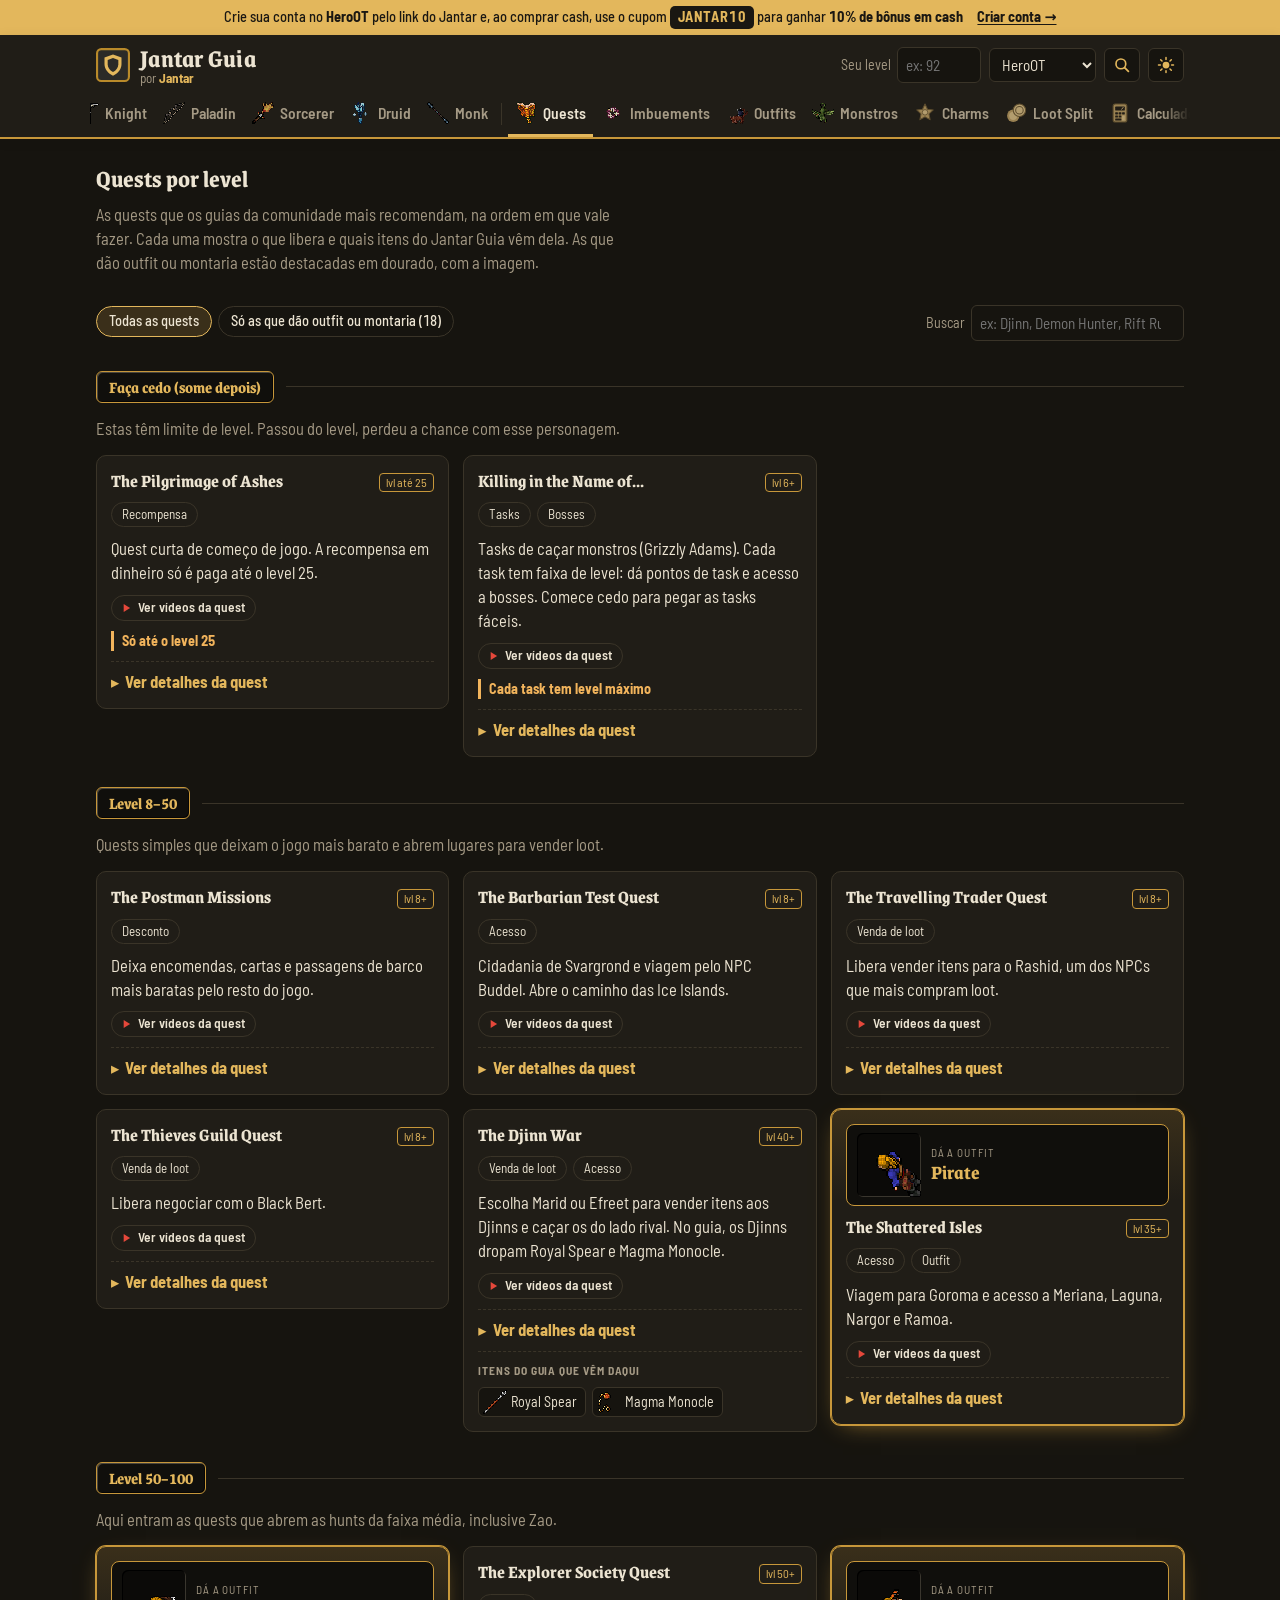
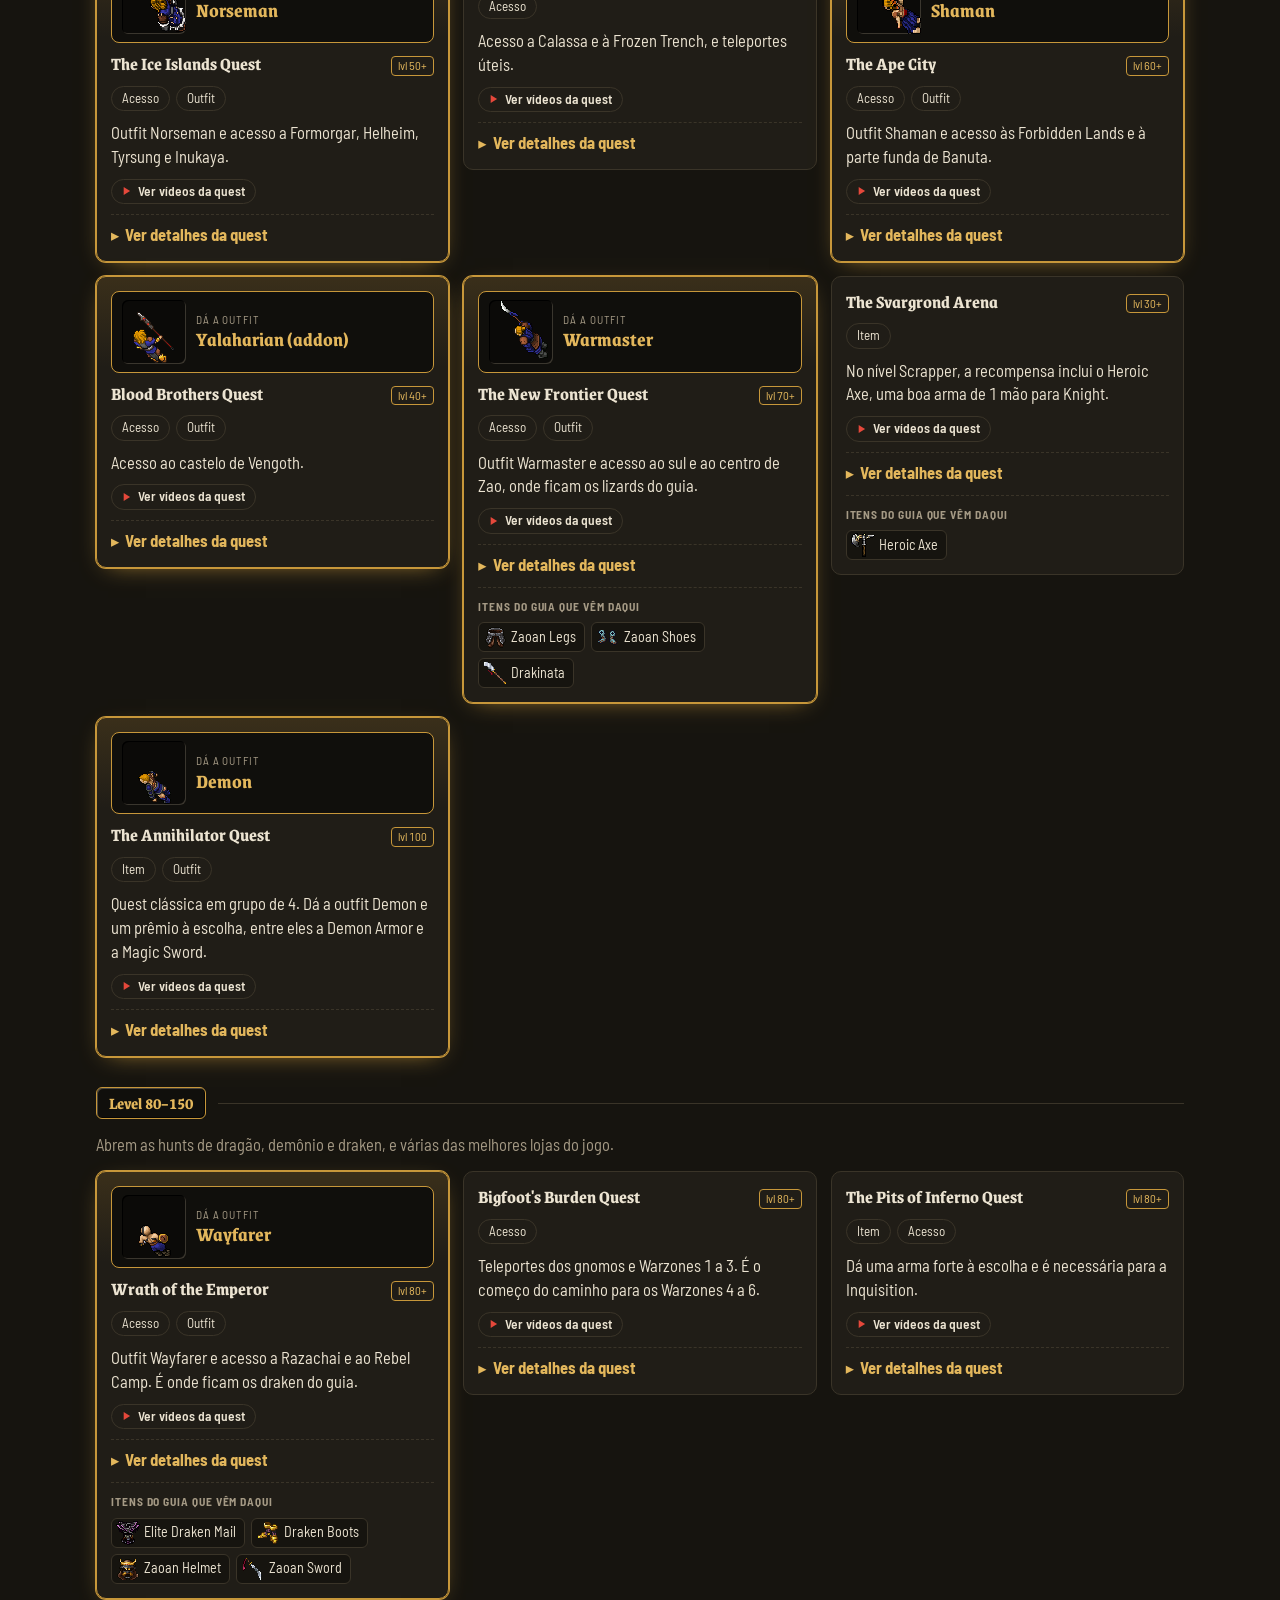
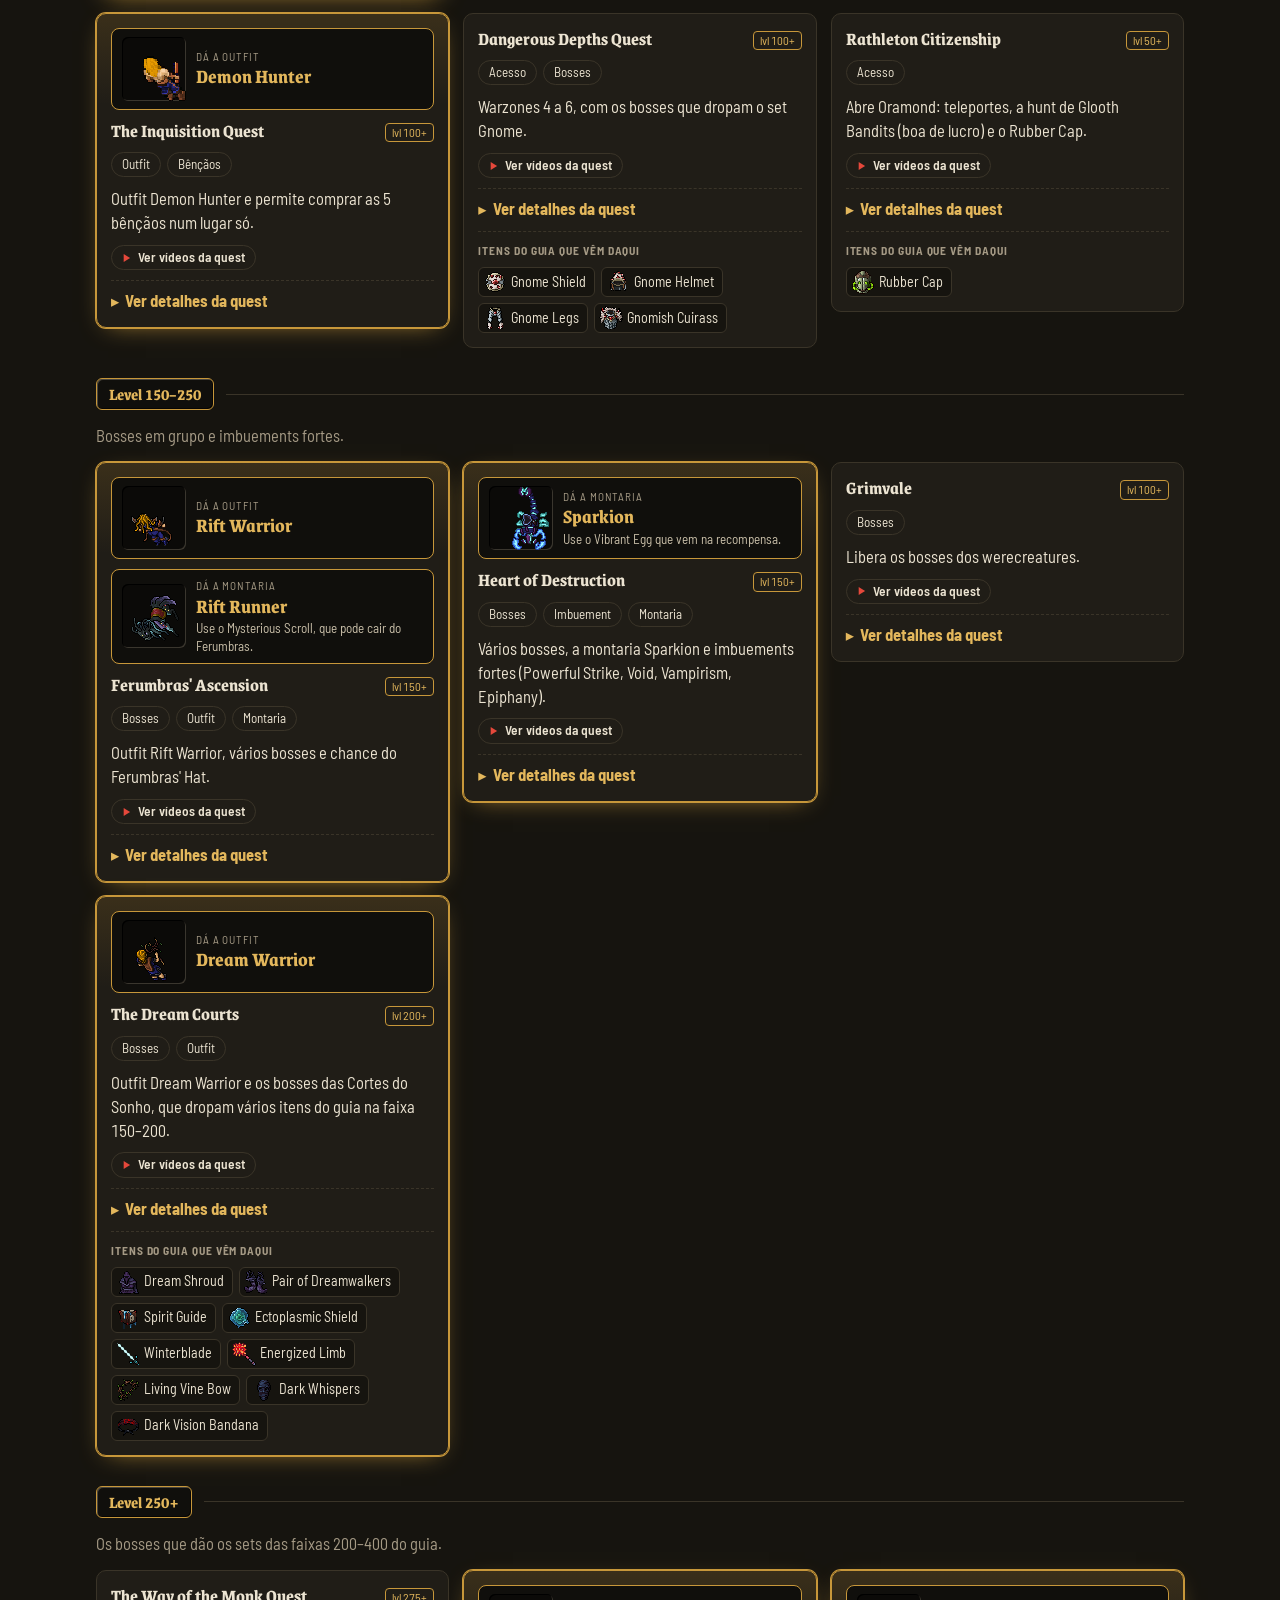
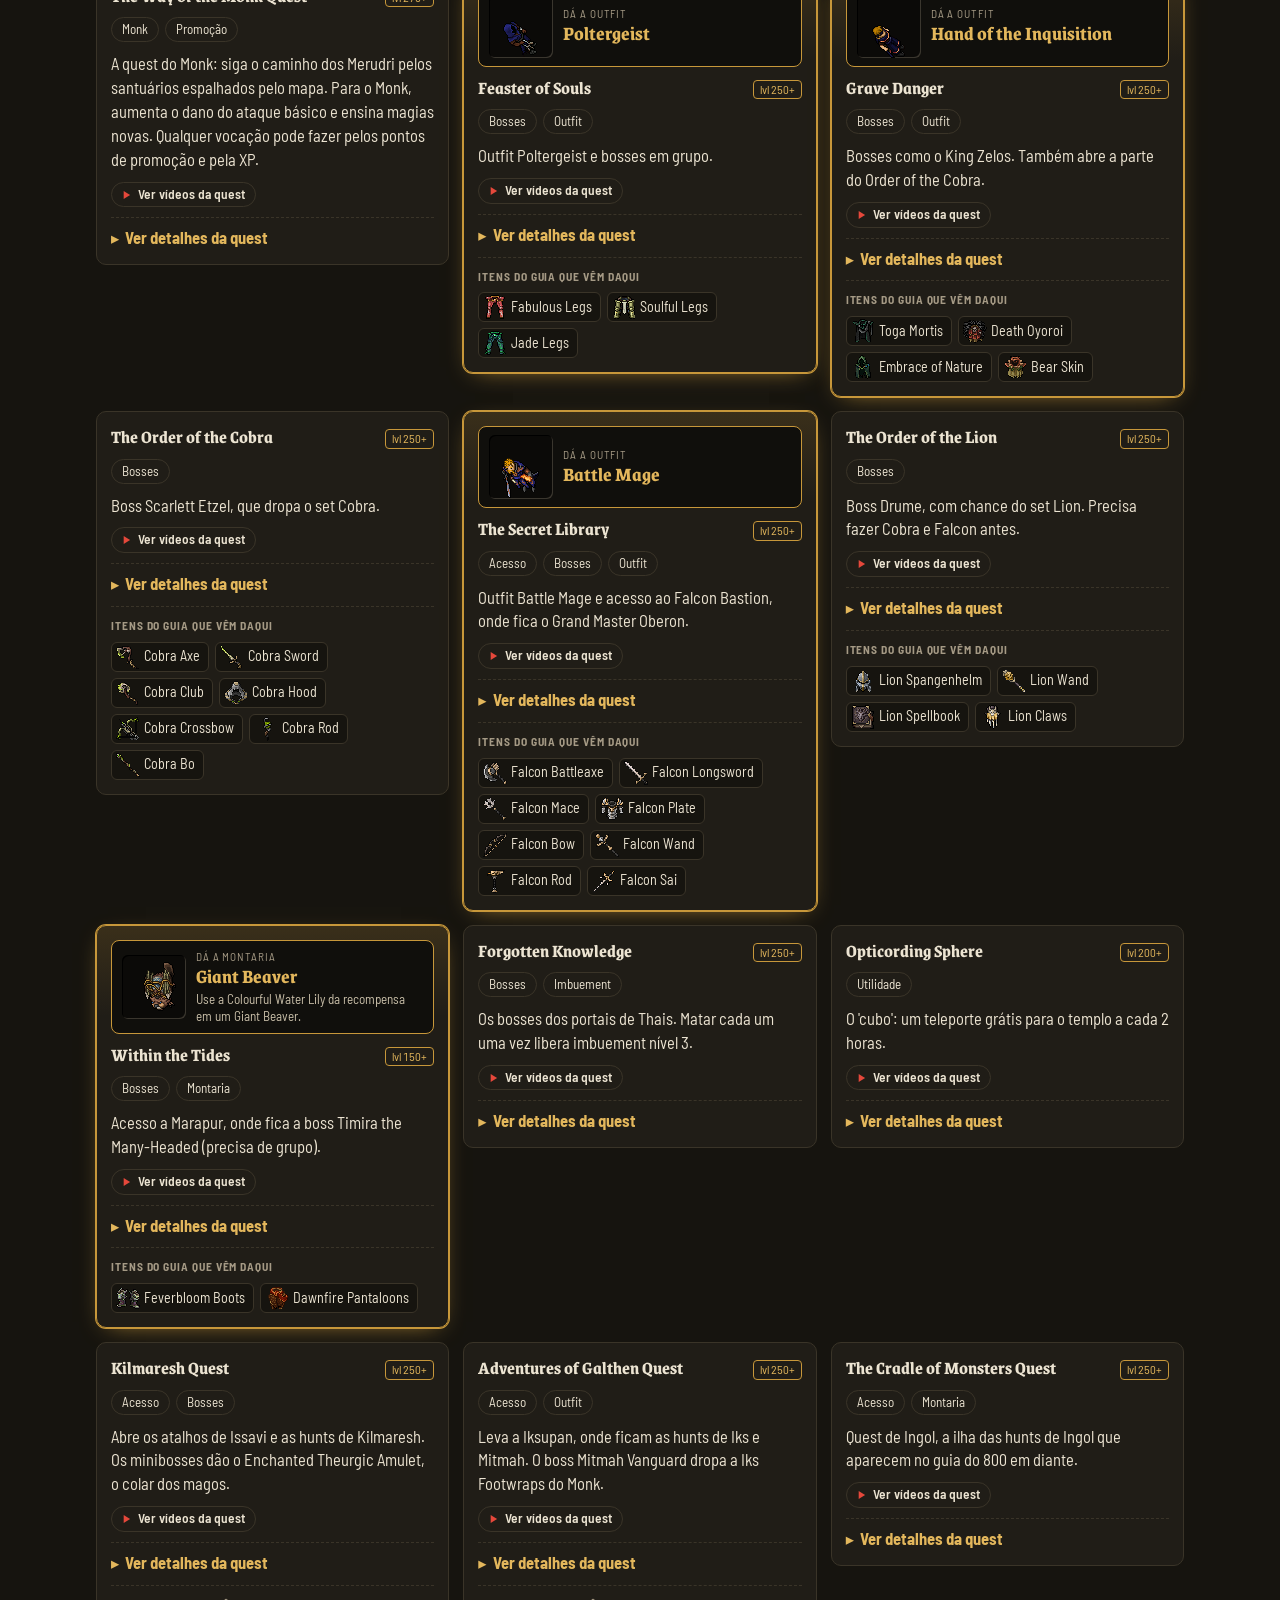
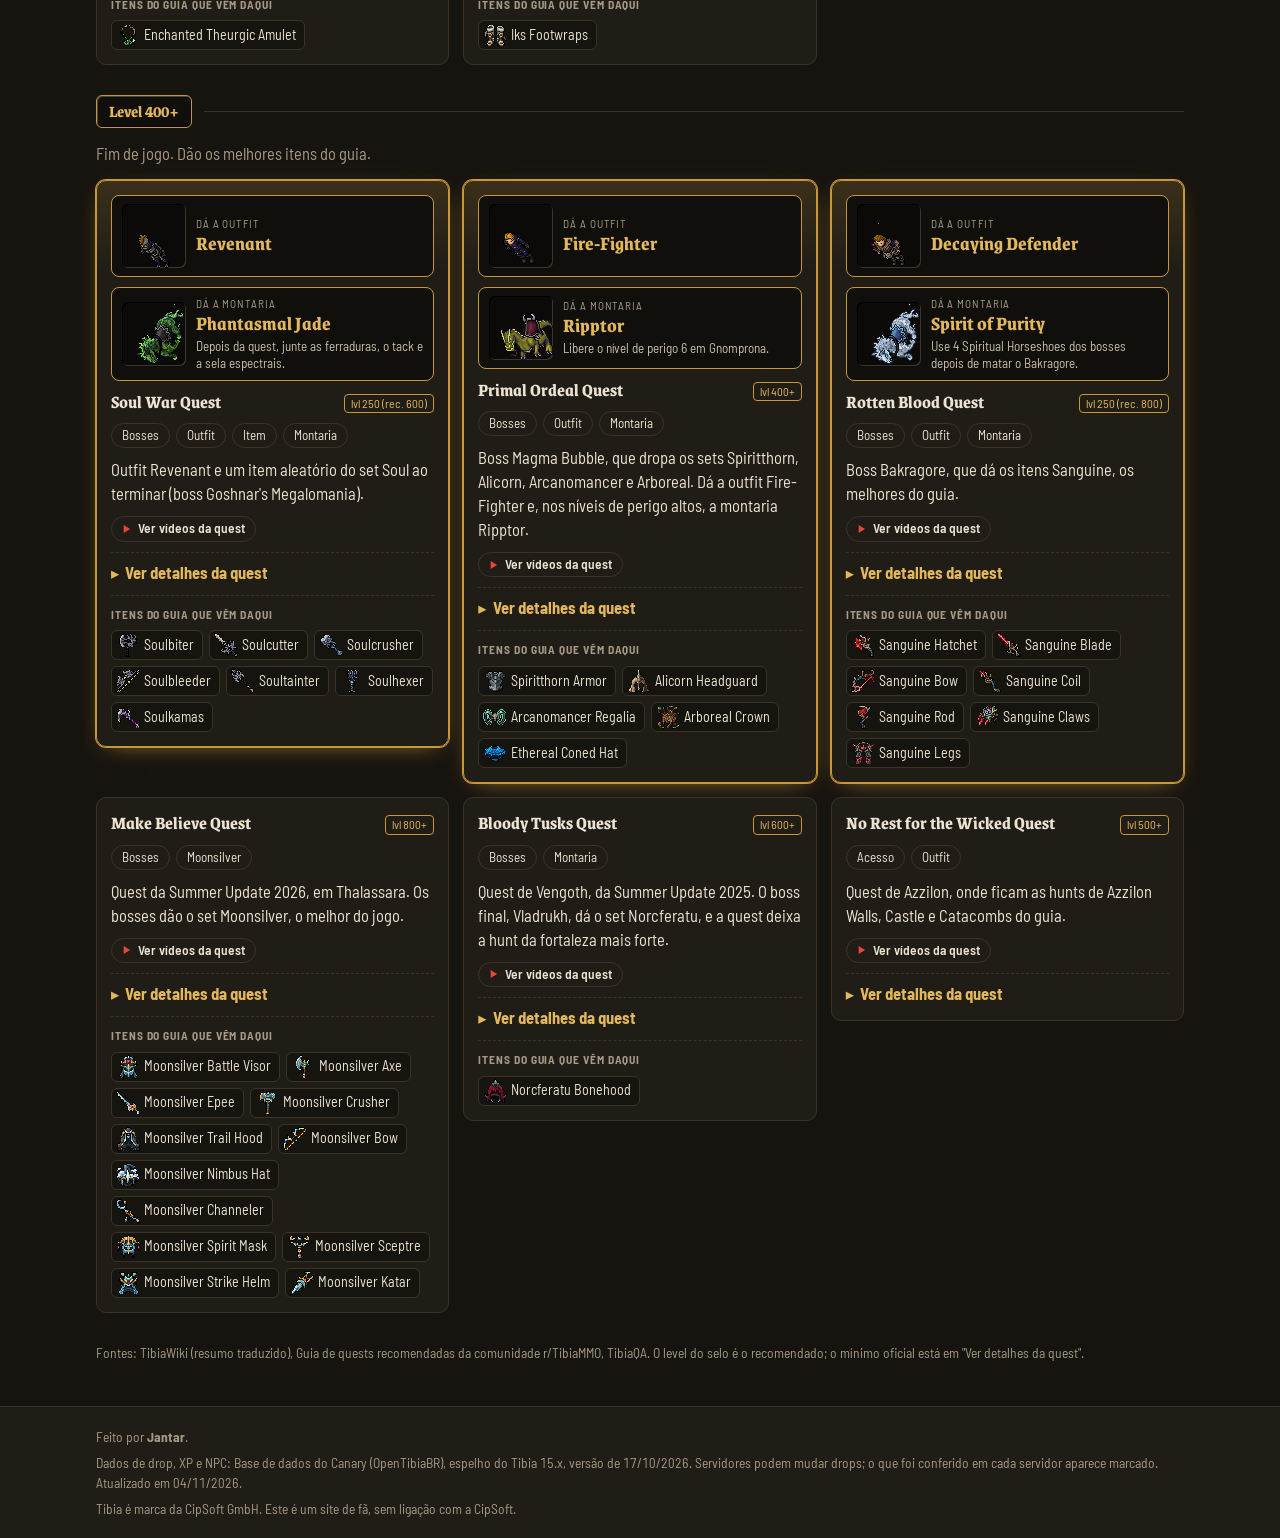
<file: quests/index.html>
<!doctype html>
<html lang="pt-BR">
<script>document.documentElement.classList.add("js");try{if(localStorage.getItem("tema")==="light")document.documentElement.dataset.theme="light"}catch(e){}</script>
<head>
<meta charset="utf-8">
<base href="/">
<meta name="viewport" content="width=device-width,initial-scale=1,viewport-fit=cover">
<title>Quests do Tibia por level: acessos, bosses e itens | Jantar Guia</title>
<meta name="description" content="As quests do Tibia que mais valem a pena em cada faixa de level: acessos, descontos, bosses, itens, outfits e montarias.">
<link rel="canonical" href="https://jantarguia.com.br/quests/">
<link rel="icon" href="favicon.ico" sizes="any">
<link rel="icon" href="favicon.svg" type="image/svg+xml">
<link rel="apple-touch-icon" href="apple-touch-icon.png">
<meta name="theme-color" content="#1c1b19">
<meta property="og:type" content="website">
<meta property="og:site_name" content="Jantar Guia">
<meta property="og:locale" content="pt_BR">
<meta property="og:url" content="https://jantarguia.com.br/quests/">
<meta property="og:title" content="Quests do Tibia por level: acessos, bosses e itens | Jantar Guia">
<meta property="og:description" content="As quests do Tibia que mais valem a pena em cada faixa de level: acessos, descontos, bosses, itens, outfits e montarias.">
<meta property="og:image" content="https://jantarguia.com.br/og-image.jpg">
<meta property="og:image:width" content="1200">
<meta property="og:image:height" content="630">
<meta property="og:image:alt" content="Jantar Guia: a rota do Tibia do level 8 ao 1000">
<meta name="twitter:card" content="summary_large_image">
<meta name="twitter:image" content="https://jantarguia.com.br/og-image.jpg">
<script type="application/ld+json">{"@context":"https://schema.org","@type":"BreadcrumbList","itemListElement":[{"@type":"ListItem","position":1,"name":"Início","item":"https://jantarguia.com.br/"},{"@type":"ListItem","position":2,"name":"Quests do Tibia por level","item":"https://jantarguia.com.br/quests/"}]}</script>
<link rel="preload" href="/fonts/grenze.woff2" as="font" type="font/woff2" crossorigin>
<link rel="preload" href="/fonts/barlow-semi-condensed-400.woff2" as="font" type="font/woff2" crossorigin>
<style id="css">@font-face{font-family:'Grenze';font-style:normal;font-weight:500 700;font-display:swap;src:url(/fonts/grenze.woff2) format('woff2');unicode-range:U+0000-00FF, U+0131, U+0152-0153, U+02BB-02BC, U+02C6, U+02DA, U+02DC, U+0304, U+0308, U+0329, U+2000-206F, U+20AC, U+2122, U+2191, U+2193, U+2212, U+2215, U+FEFF, U+FFFD} @font-face{font-family:'Barlow Semi Condensed';font-style:normal;font-weight:400;font-display:swap;src:url(/fonts/barlow-semi-condensed-400.woff2) format('woff2');unicode-range:U+0000-00FF, U+0131, U+0152-0153, U+02BB-02BC, U+02C6, U+02DA, U+02DC, U+0304, U+0308, U+0329, U+2000-206F, U+20AC, U+2122, U+2191, U+2193, U+2212, U+2215, U+FEFF, U+FFFD} @font-face{font-family:'Barlow Semi Condensed';font-style:normal;font-weight:500;font-display:swap;src:url(/fonts/barlow-semi-condensed-500.woff2) format('woff2');unicode-range:U+0000-00FF, U+0131, U+0152-0153, U+02BB-02BC, U+02C6, U+02DA, U+02DC, U+0304, U+0308, U+0329, U+2000-206F, U+20AC, U+2122, U+2191, U+2193, U+2212, U+2215, U+FEFF, U+FFFD} @font-face{font-family:'Barlow Semi Condensed';font-style:normal;font-weight:600;font-display:swap;src:url(/fonts/barlow-semi-condensed-600.woff2) format('woff2');unicode-range:U+0000-00FF, U+0131, U+0152-0153, U+02BB-02BC, U+02C6, U+02DA, U+02DC, U+0304, U+0308, U+0329, U+2000-206F, U+20AC, U+2122, U+2191, U+2193, U+2212, U+2215, U+FEFF, U+FFFD} @font-face{font-family:'Barlow Semi Condensed';font-style:normal;font-weight:700;font-display:swap;src:url(/fonts/barlow-semi-condensed-700.woff2) format('woff2');unicode-range:U+0000-00FF, U+0131, U+0152-0153, U+02BB-02BC, U+02C6, U+02DA, U+02DC, U+0304, U+0308, U+0329, U+2000-206F, U+20AC, U+2122, U+2191, U+2193, U+2212, U+2215, U+FEFF, U+FFFD} :root{ --bg:#16140f; --panel:#201d17; --panel-2:#2a261e; --ink:#ece4d2; --muted:#a59a85; --line:#3a3428; --gold:#e3b75c; --gold-2:#c7973a; --gold-soft:#3a2f1a; --slot:#100f0c; --slot-hi:#4a463d; --slot-lo:#060504; --srv:#c7a6f2; --srv-soft:#2c2338; --here:#82cfa2; --here-soft:#1c3226; --common:#7ccb8f; --uncommon:#86b2f2; --rare:#f2b45c; --display:"Grenze",Georgia,serif; --body:"Barlow Semi Condensed","Arial Narrow",system-ui,sans-serif; --mono:"Barlow Semi Condensed","Arial Narrow",system-ui,sans-serif; color-scheme:dark; } :root[data-theme="light"]{ --bg:#f3f0e8; --panel:#fffdf8; --panel-2:#ebe5d8; --ink:#231d14; --muted:#6a6152; --line:#d9d0bd; --gold:#8f6410; --gold-2:#b98a2a; --gold-soft:#f3e6c6; --slot:#2b2a27; --slot-hi:#57544d; --slot-lo:#141311; --srv:#6b3fa0; --srv-soft:#efe7f8; --here:#2f6b4f; --here-soft:#dcecdf; --common:#3f7d4f; --uncommon:#3567a8; --rare:#b06a10; color-scheme:light; } *{box-sizing:border-box} [hidden]{display:none!important} html{-webkit-text-size-adjust:100%} body{background:var(--bg);color:var(--ink);font-family:var(--body);font-size:16.5px;line-height:1.45;margin:0;font-variant-numeric:tabular-nums} a{color:var(--gold)} .wrap{max-width:1120px;margin:0 auto;padding-left:max(16px,env(safe-area-inset-left,0px));padding-right:max(16px,env(safe-area-inset-right,0px))} .bar{position:sticky;top:0;z-index:5;background:var(--panel);border-bottom:2px solid var(--gold-2);padding-top:env(safe-area-inset-top,0px);box-shadow:0 2px 12px rgb(0 0 0 / .08)} .bar .wrap{padding-block:12px 10px;display:flex;flex-direction:column;gap:10px} .top{display:flex;align-items:center;justify-content:space-between;gap:12px;flex-wrap:wrap} .brand{display:flex;align-items:center;gap:10px;text-decoration:none;color:var(--ink)} .brand-mark{width:34px;height:34px;flex:none} .brand-txt{display:flex;flex-direction:column;line-height:1.05} .brand-name{font-family:var(--display);font-weight:700;font-size:1.6rem;letter-spacing:.01em} .by{font-size:.82rem;color:var(--muted)}.by b{color:var(--gold)} .ctrls{display:flex;gap:10px;flex-wrap:wrap;align-items:center} .theme{font:inherit;font-size:.85rem;border:1px solid var(--line);background:var(--bg);color:var(--ink);border-radius:6px;padding:6px 10px;cursor:pointer} .theme:hover{border-color:var(--gold-2)} .filter-note{display:flex;gap:10px;flex-wrap:wrap;align-items:center;font-size:.9rem;color:var(--muted);background:var(--panel);border:1px dashed var(--gold-2);border-radius:8px;padding:8px 12px} .filter-note button{font:inherit;font-size:.9rem;background:none;border:0;color:var(--gold);text-decoration:underline;cursor:pointer;padding:0} .field{display:flex;align-items:center;gap:6px;font-size:.88rem;color:var(--muted)} .field input,.field select{font:inherit;font-size:.95rem;padding:6px 8px;border:1px solid var(--line);border-radius:6px;background:var(--bg);color:var(--ink)} .field input{width:5.5em;font-family:var(--mono)} .tabs,.chips{display:flex;gap:6px;overflow-x:auto;scrollbar-width:none;padding-bottom:2px} .tabs::-webkit-scrollbar,.chips::-webkit-scrollbar{display:none} .tab,.chip{flex:none;border:1px solid var(--line);background:var(--bg);color:var(--ink);border-radius:999px;padding:6px 14px;font:inherit;font-weight:500;cursor:pointer;text-decoration:none;display:inline-flex;align-items:center;gap:6px} .tab:hover,.chip:hover{border-color:var(--gold-2)} .tab[aria-current="page"]{background:var(--ink);color:var(--bg);border-color:var(--ink)} .tab.srv{border-color:var(--srv);color:var(--srv)} .tab.srv[aria-current="page"]{background:var(--srv);color:var(--panel)} .chip{padding:4px 12px;font-size:.9rem} .chip[aria-pressed="true"]{background:var(--gold-soft);border-color:var(--gold)} :is(.tab,.chip,.theme,input,select,a,button):focus-visible{outline:2px solid var(--gold);outline-offset:2px} main .wrap{padding-block:22px 44px;display:flex;flex-direction:column;gap:30px} h1,h2{font-family:var(--display);margin:0;text-wrap:balance} .page-h{display:flex;flex-direction:column;gap:6px} .page-h h1{font-size:1.55rem} .intro{color:var(--muted);margin:0;max-width:68ch} .loading{color:var(--muted)} .legend{display:flex;gap:16px;flex-wrap:wrap;font-size:.85rem;color:var(--muted);align-items:center} .notice{background:var(--srv-soft);border:1px solid var(--srv);border-radius:10px;padding:12px 14px;display:flex;flex-direction:column;gap:4px;max-width:80ch} .notice b,.notice a{color:var(--srv)} .tier{display:flex;flex-direction:column;gap:14px} .tier-h{display:flex;align-items:center;gap:12px;flex-wrap:wrap} .lvl-badge{font-family:var(--display);font-weight:700;font-size:1.05rem;background:var(--slot);color:var(--gold);border:1px solid var(--gold-2);border-radius:6px;padding:3px 12px;box-shadow:inset 1px 1px 0 var(--slot-hi),inset -1px -1px 0 var(--slot-lo);font-variant-numeric:tabular-nums} .tier-h h2{font-size:1.15rem;color:var(--muted);font-weight:500} .rule{flex:1;height:1px;background:var(--line);min-width:20px} .here{font-size:.75rem;font-weight:700;color:var(--here);background:var(--here-soft);border-radius:999px;padding:3px 10px;letter-spacing:.05em;text-transform:uppercase} .grid{display:grid;grid-template-columns:repeat(auto-fill,minmax(300px,1fr));gap:14px} .card{background:var(--panel);border:1px solid var(--line);border-radius:10px;padding:14px;display:flex;flex-direction:column;gap:10px;min-width:0} .card:hover{border-color:var(--gold-2)} .head{display:flex;gap:12px;align-items:center;min-width:0} .head-txt{display:flex;flex-direction:column;gap:2px;min-width:0} .slot{flex:none;width:56px;height:56px;display:grid;place-items:center;background:var(--slot);border-radius:4px;box-shadow:inset 2px 2px 0 var(--slot-lo),inset -2px -2px 0 var(--slot-hi),0 0 0 1px var(--slot-lo)} .slot img{width:32px;height:32px;image-rendering:pixelated;transform:scale(1.5)} .slot.big{width:84px;height:84px} .slot.big img{width:auto;height:auto;max-width:64px;max-height:64px;transform:none} .meta{font-size:.75rem;color:var(--muted);text-transform:uppercase;letter-spacing:.07em} .name{font-family:var(--display);font-weight:700;font-size:1.15rem;color:var(--ink);text-decoration:none;line-height:1.15} a.name:hover{color:var(--gold)} .stats-line{display:flex;gap:8px;flex-wrap:wrap;align-items:center} .req{font-family:var(--mono);font-size:.75rem;color:var(--gold);border:1px solid var(--gold-2);border-radius:4px;padding:0 6px} .req.none{color:var(--muted);border-color:var(--line)} .attr{font-family:var(--mono);font-size:.75rem;color:var(--muted)} .how{display:flex;flex-direction:column;gap:8px;border-top:1px dashed var(--line);padding-top:10px} .how-t{font-size:.72rem;text-transform:uppercase;letter-spacing:.08em;color:var(--muted);font-weight:700} .src{display:grid;grid-template-columns:auto 1fr auto;gap:2px 10px;align-items:center;font-size:.92rem} .mon-ico{width:32px;height:32px;object-fit:contain;image-rendering:pixelated;grid-row:span 2} .src .m{font-weight:700;min-width:0} .src .c{font-family:var(--mono);font-size:.82rem;display:flex;align-items:center;gap:5px;justify-self:end} .src .w{grid-column:2/-1;color:var(--muted);font-size:.84rem} .boss-tag{display:inline-block;font-size:.68rem;font-weight:700;letter-spacing:.06em;text-transform:uppercase;color:#fff;background:#9b3b2f;border-radius:4px;padding:1px 6px;margin-right:2px;vertical-align:1px} .dot{width:9px;height:9px;border-radius:50%;display:inline-block;flex:none} .common{background:var(--common)}.uncommon{background:var(--uncommon)}.rare{background:var(--rare)} .line{font-size:.9rem}.line b{font-weight:700} .tip{font-size:.9rem;color:var(--muted);margin:0;padding-left:10px;border-left:2px solid var(--gold-2)} .srvnote{font-size:.9rem;background:var(--srv-soft);border-left:3px solid var(--srv);padding:6px 8px;border-radius:4px} .links{display:flex;gap:14px;font-size:.9rem;flex-wrap:wrap} .sys{display:grid;grid-template-columns:repeat(auto-fill,minmax(260px,1fr));gap:12px} .foot{border-top:1px solid var(--line);color:var(--muted);font-size:.85rem;background:var(--panel)} .foot .wrap{padding-block:20px calc(20px + env(safe-area-inset-bottom,0px));display:flex;flex-direction:column;gap:6px} @media (max-width:520px){.grid{grid-template-columns:1fr}} @media (prefers-reduced-motion:no-preference){.tier{transition:opacity .2s}.card{transition:border-color .15s}} .home-hero{display:flex;flex-wrap:wrap;align-items:flex-end;justify-content:space-between;gap:20px;padding-block:8px 6px;border-bottom:1px solid var(--line);padding-bottom:24px} .home-hero-txt{display:flex;flex-direction:column;gap:10px;min-width:0} .home-hero h1{font-family:var(--display);font-weight:700;font-size:clamp(2rem,5vw,3rem);line-height:1.02;margin:0;max-width:18ch;text-wrap:balance} .home-hero p{margin:0;color:var(--muted);max-width:56ch;font-size:1.05rem} .stats{display:flex;gap:26px;flex-wrap:wrap} .stat{display:flex;flex-direction:column} .stat b{font-family:var(--display);font-size:2rem;color:var(--gold);line-height:1} .stat span{font-size:.8rem;color:var(--muted);text-transform:uppercase;letter-spacing:.07em} .home-block{display:flex;flex-direction:column;gap:14px} .block-h{font-size:1.5rem} .paths{display:grid;grid-template-columns:repeat(auto-fit,minmax(280px,1fr));gap:14px} .path{all:unset;box-sizing:border-box;cursor:pointer;display:flex;flex-direction:column;gap:8px;padding:20px;border-radius:12px;background:var(--panel);border:1px solid var(--line);border-top:4px solid var(--gold-2);color:var(--ink);text-decoration:none;min-width:0} .path:hover{border-color:var(--gold-2)} .path:focus-visible{outline:2px solid var(--gold);outline-offset:2px} .srv-path{border-top-color:var(--srv)} .srv-path:hover{border-color:var(--srv)} .path-kicker{font-size:.75rem;text-transform:uppercase;letter-spacing:.09em;color:var(--muted);font-weight:700} .path-title{font-family:var(--display);font-weight:700;font-size:1.9rem;line-height:1} .path-txt{color:var(--muted);max-width:52ch} .path-tags{display:flex;gap:6px;flex-wrap:wrap} .pill{font-size:.82rem;border:1px solid var(--line);border-radius:999px;padding:2px 10px;color:var(--ink)} .pill.srv{border-color:var(--srv);color:var(--srv);font-weight:600} .path-go{margin-top:auto;padding-top:6px;font-weight:700;color:var(--gold)} .srv-path .path-go{color:var(--srv)} .vocs{display:grid;grid-template-columns:repeat(auto-fill,minmax(300px,1fr));gap:12px} .voc{display:flex;gap:14px;align-items:center;padding:14px;border-radius:10px;background:var(--panel);border:1px solid var(--line);text-decoration:none;color:var(--ink);min-width:0} .voc:hover{border-color:var(--gold-2)} .voc .slot.big img{width:32px;height:32px;max-width:none;max-height:none;transform:scale(2);image-rendering:pixelated} .voc-txt{display:flex;flex-direction:column;gap:4px;min-width:0} .voc-desc{font-size:.92rem;color:var(--muted)} @media (max-width:520px){.home-hero h1{font-size:2rem}.stats{gap:18px}.vocs,.paths{grid-template-columns:1fr}} .quest{gap:10px} .q-head{display:flex;justify-content:space-between;align-items:baseline;gap:10px} .q-txt{margin:0;color:var(--ink)} .q-warn{font-size:.88rem;font-weight:700;color:var(--rare);border-left:3px solid var(--rare);padding-left:8px} .q-items{display:flex;flex-wrap:wrap;gap:6px} .q-item{display:inline-flex;align-items:center;gap:4px;font-size:.88rem;background:var(--bg);border:1px solid var(--line);border-radius:6px;padding:2px 8px 2px 4px} .q-ico{width:24px;height:24px;image-rendering:pixelated} .foot-note{font-size:.85rem;color:var(--muted);margin:0} .grid:has(> .quest){align-items:start} .quest.has-outfit{border-color:var(--gold-2);box-shadow:0 0 0 1px var(--gold-2),0 6px 24px -12px var(--gold-2);background:linear-gradient(180deg,var(--gold-soft),var(--panel) 90px)} .outfit-badge{display:flex;align-items:center;gap:10px;padding:8px 10px;border-radius:8px;background:var(--slot);border:1px solid var(--gold-2);color:#e3b75c} .outfit-badge small{display:block;font-size:.7rem;text-transform:uppercase;letter-spacing:.08em;color:#a59a85} .outfit-badge b{font-family:var(--display);font-size:1.25rem;line-height:1.05} .outfit-ico{font-size:1.4rem;line-height:1} .chip-outfit[aria-pressed="true"]{background:var(--slot);color:#e3b75c;border-color:var(--gold-2)} .q-det{border-top:1px dashed var(--line);padding-top:8px} .q-det summary{cursor:pointer;font-weight:700;color:var(--gold);list-style:none;display:flex;align-items:center;gap:6px} .q-det summary::-webkit-details-marker{display:none} .q-det summary::before{content:"▸";transition:transform .15s} .q-det[open] summary::before{transform:rotate(90deg)} .q-det dl{display:grid;grid-template-columns:repeat(3,minmax(0,1fr));gap:8px 12px;margin:10px 0 0} .q-det dl>div{min-width:0} .q-det .wide{grid-column:1/-1} .q-det dt{font-size:.72rem;text-transform:uppercase;letter-spacing:.08em;color:var(--muted);font-weight:700} .q-det dd{margin:2px 0 0;font-size:.95rem} .look-switch .chip{font-size:1rem;padding:6px 16px} .look-bar{display:flex;flex-wrap:wrap;gap:10px;align-items:center;justify-content:space-between} .look-bar .chips{flex-wrap:wrap} .look-search input{width:14em;font-family:var(--body)} .look-grid{align-items:start} .look-slot img{width:64px!important;height:64px!important;max-width:none!important;max-height:none!important;transform:none!important;object-fit:contain;image-rendering:pixelated} .look .q-txt{font-size:.95rem} .badge-pic{flex:none;width:64px;height:64px;display:grid;place-items:center;border-radius:6px;background:#0b0a08;box-shadow:inset 1px 1px 0 #000,inset -1px -1px 0 #3a362e} .badge-pic img{width:64px;height:64px;object-fit:contain;image-rendering:pixelated} .mount-badge em{display:block;font-style:normal;font-size:.82rem;color:#c9bfa9;margin-top:2px;line-height:1.3} .mode-switch{margin-top:-14px} .muted{color:var(--muted);margin:0;font-size:.92rem} .resumo{background:var(--panel);border:1px solid var(--gold-2);border-radius:12px;padding:18px;display:flex;flex-direction:column;gap:16px} .resumo-h{display:flex;flex-direction:column;gap:2px} .resumo-h h2{font-size:1.5rem} .resumo-grid{display:grid;grid-template-columns:repeat(auto-fit,minmax(230px,1fr));gap:12px} .rbox{background:var(--bg);border:1px solid var(--line);border-radius:8px;padding:12px;display:flex;flex-direction:column;gap:6px} .rbox p,.rbox ul{margin:0;font-size:.95rem} .rbox ul{padding-left:18px;display:flex;flex-direction:column;gap:3px} .linha-wrap{display:flex;flex-direction:column;gap:8px} .linha{list-style:none;margin:0;padding:0;display:grid;grid-template-columns:repeat(auto-fill,minmax(150px,1fr));gap:8px;counter-reset:l} .linha a{display:flex;flex-direction:column;gap:2px;height:100%;text-decoration:none;color:var(--ink);background:var(--bg);border:1px solid var(--line);border-left:3px solid var(--gold-2);border-radius:6px;padding:8px 10px;font-size:.88rem;line-height:1.25} .linha a:hover{border-color:var(--gold)} .linha b{font-family:var(--display);color:var(--gold);font-size:1.1rem} .linha b::before{content:"lvl ";font-family:var(--body);font-size:.75rem;color:var(--muted);font-weight:500} .steps{display:flex;flex-direction:column;gap:34px} .step{display:flex;flex-direction:column;gap:12px;scroll-margin-top:190px} .step-h{display:flex;align-items:center;gap:10px;flex-wrap:wrap} .step-n{width:30px;height:30px;border-radius:50%;display:grid;place-items:center;font-family:var(--display);font-weight:700;background:var(--gold);color:var(--bg);flex:none} .step-obj{margin:0;font-size:1.08rem;font-weight:600;max-width:75ch} .step.is-here .step-n{background:var(--here)} .step-grid{display:grid;grid-template-columns:repeat(auto-fit,minmax(320px,1fr));gap:12px} .sbox{background:var(--panel);border:1px solid var(--line);border-radius:10px;padding:12px 14px;display:flex;flex-direction:column;gap:8px;min-width:0} .how-t.t2{margin-top:6px} .hrow,.irow summary{display:flex;gap:10px;align-items:flex-start} .hrow + .hrow,.irow + .irow{border-top:1px dashed var(--line);padding-top:8px} .hrow-txt,.irow-txt{display:flex;flex-direction:column;gap:1px;min-width:0;flex:1} .hrow-txt b,.irow-txt b{font-size:1.02rem} .hrow-onde{font-size:.92rem} .hrow-nota,.irow-w{font-size:.86rem;color:var(--muted)} .hrow .slot,.irow .slot{width:44px;height:44px} .hrow .slot img,.irow .slot img{transform:none;max-width:40px;max-height:40px;width:auto;height:auto} .irow summary{cursor:pointer;list-style:none} .irow summary::-webkit-details-marker{display:none} .irow-more{flex:none;width:24px;height:24px;border:1px solid var(--line);border-radius:6px;display:grid;place-items:center;color:var(--muted);font-weight:700;align-self:center} .irow[open] .irow-more{transform:rotate(45deg);color:var(--gold);border-color:var(--gold-2)} .irow-body{margin-top:8px} .irow-body .card{background:var(--bg)} .srow{display:grid;grid-template-columns:2.2em 1fr auto;gap:0 10px;align-items:baseline;padding:5px 0;font-size:.93rem} .srow + .srow{border-top:1px dashed var(--line)} .srow .s-lv{font-family:var(--display);color:var(--muted);text-align:right} .srow .s-n{display:flex;flex-wrap:wrap;gap:0 8px;align-items:baseline;min-width:0} .srow code{font-family:var(--mono);font-size:.85rem;color:var(--muted);font-style:italic} .srow .s-p{font-size:.85rem;white-space:nowrap} .srow .s-npc{grid-column:2/-1;font-size:.8rem;color:var(--muted)} .srow.ess .s-lv{color:var(--gold)} .srow.ess .s-n b{color:var(--gold)} .more summary{cursor:pointer;color:var(--gold);font-size:.9rem;padding:6px 0} .q-links{display:flex;flex-wrap:wrap;gap:6px} .q-links .pill{text-decoration:none} .q-links .pill small{color:var(--muted)} .pill-gold{border-color:var(--gold-2);color:var(--gold)} .step-treino{margin:0;font-size:.95rem} @media (max-width:520px){.step-grid{grid-template-columns:1fr}.resumo{padding:14px}.step{scroll-margin-top:230px}} .step-obj .obj-w{display:block;font-weight:500} .step-obj .obj-w + .obj-w{margin-top:3px} .step-obj .obj-w b{color:var(--gold)} .linha-w{font-family:var(--display);font-weight:700;color:var(--gold);margin-top:4px} .hrow-yt{display:inline-flex;align-items:center;gap:5px;align-self:flex-start;margin-top:4px;font-size:.84rem;font-weight:600;text-decoration:none;color:var(--ink);border:1px solid var(--line);border-radius:999px;padding:2px 10px 2px 7px} .hrow-yt svg{width:14px;height:14px;color:#e5483b} .hrow-yt:hover{border-color:var(--gold-2);color:var(--gold)} .yt-mini{color:var(--gold);font-weight:600;text-decoration:none;white-space:nowrap} .yt-mini::before{content:"▶ ";color:#e5483b;font-size:.8em} .yt-mini:hover{text-decoration:underline} .quest .hrow-yt{margin-top:0} .slot.place svg{width:22px;height:22px;color:var(--gold)} .imbu-rec{display:grid;grid-template-columns:repeat(auto-fill,minmax(240px,1fr));gap:10px} .imbu-what{color:var(--gold);font-size:1.02rem} .imbu-info{display:grid;grid-template-columns:minmax(220px,1fr) 2fr;gap:12px} .imbu-info ul{margin:0;padding-left:18px;display:flex;flex-direction:column;gap:4px;font-size:.93rem} .imbu-lv{display:flex;flex-direction:column;gap:8px;border-top:1px dashed var(--line);padding-top:10px} .imbu-lv > div{display:flex;flex-direction:column;gap:1px} .imbu-items{font-size:.84rem;color:var(--muted)} @media (max-width:640px){.imbu-info{grid-template-columns:1fr}} .bar .wrap{padding-block:10px 0;gap:8px} .sr{position:absolute;width:1px;height:1px;overflow:hidden;clip:rect(0 0 0 0)} .ctrls{gap:8px;flex-wrap:nowrap} .field.lvl span{white-space:nowrap} .field select{max-width:9.5em} .theme{width:36px;height:34px;padding:0;display:grid;place-items:center;flex:none} .theme svg{width:18px;height:18px;color:var(--gold)} .tabs{gap:2px;align-items:stretch;margin-inline:-6px;padding-inline:6px;padding-bottom:0} .tabs.over{-webkit-mask-image:linear-gradient(90deg,#000 calc(100% - 28px),transparent);mask-image:linear-gradient(90deg,#000 calc(100% - 28px),transparent)} .tab-group{display:flex;gap:2px;flex:none} .tab{border:0;border-radius:0;background:none;color:var(--muted);padding:8px 7px 10px;border-bottom:3px solid transparent;font-weight:600;gap:6px;font-size:.97rem;transition:color .15s,border-color .15s} .tab:hover{color:var(--ink);border-bottom-color:var(--line)} .tab[aria-current="page"]{background:none;color:var(--ink);border-bottom-color:var(--gold)} .tab-ico{width:22px;height:22px;object-fit:contain;image-rendering:pixelated;flex:none} .tab:not([aria-current="page"]) .tab-ico{filter:saturate(.6) brightness(.85)} .tab-svg{width:18px;height:18px;flex:none} .tab-sep{flex:none;width:1px;background:var(--line);margin:9px 4px 12px} .tab.srv{color:var(--srv);border-bottom-color:transparent} .tab.srv[aria-current="page"]{background:none;color:var(--srv);border-bottom-color:var(--srv)} .bar .chips{padding-block:2px 10px} .bar .chips[hidden]+*{display:none} @media (max-width:640px){ .top{flex-wrap:wrap;row-gap:8px} .ctrls{width:100%} .field.lvl{flex:1} .field.lvl input{width:100%;min-width:4em} .field select{max-width:none} .tab{padding:8px 8px 10px} } .imbu-items{display:flex;flex-wrap:wrap;gap:5px;margin-top:4px} .imbu-it{font-size:.85rem;color:var(--ink);background:var(--gold-soft);border:1px solid var(--gold-2);border-radius:6px;padding:2px 8px;line-height:1.35} .imbu-it b{color:var(--gold);font-family:var(--display);margin-right:2px} .imbu-it.novo::after{content:"novo";margin-left:6px;font-size:.68rem;font-weight:700;text-transform:uppercase;letter-spacing:.05em;color:var(--bg);background:var(--gold);border-radius:4px;padding:0 4px;vertical-align:1px} .imbu-lv > div:first-child .imbu-it.novo::after{display:none} .rec-cost{display:flex;flex-direction:column;gap:8px;border-top:1px dashed var(--line);padding-top:8px;margin-top:2px} .rec-line{display:flex;flex-direction:column;gap:2px} .rec-line > a{font-size:.82rem;font-weight:700;color:var(--gold);text-decoration:none;text-transform:uppercase;letter-spacing:.05em} .rec-line > a:hover{text-decoration:underline} .rec-note{font-size:.84rem;color:var(--muted)} .imbu-it.gt{background:var(--slot);border-style:dashed;color:var(--muted)} .card.imbu,.tier{scroll-margin-top:130px} .rec-cost{flex-direction:row;flex-wrap:wrap;gap:6px} .rec-chip{display:inline-flex;align-items:center;gap:6px;text-decoration:none;color:var(--ink);background:var(--bg);border:1px solid var(--gold-2);border-radius:6px;padding:3px 8px;font-size:.86rem} .rec-chip:hover{background:var(--gold-soft)} .rec-chip b{color:var(--gold)} .gt-n{font-weight:600} .rec-see{color:var(--muted)} .topcupom{background:var(--gold);color:#1a1712;font-size:.9rem;font-weight:500} .topcupom .wrap{display:flex;align-items:center;justify-content:center;gap:6px 14px;flex-wrap:wrap;padding-block:6px} .topcupom a{color:#1a1712;font-weight:700;text-decoration:underline;text-underline-offset:2px} .tb-code{font:inherit;font-weight:800;letter-spacing:.06em;background:#1a1712;color:var(--gold);border:0;border-radius:5px;padding:1px 8px;cursor:pointer} .tb-code.copied{background:#2e6b3a;color:#fff} .promo{display:flex;align-items:center;justify-content:space-between;gap:16px 24px;flex-wrap:wrap;background:linear-gradient(120deg,var(--panel),var(--gold-soft));border:2px solid var(--gold);border-radius:12px;padding:18px 20px} .promo h2{margin:2px 0 4px;font-size:1.35rem} .promo p{margin:0;color:var(--muted)} .promo.big h2{font-size:1.6rem} .promo-act{display:flex;gap:10px;flex-wrap:wrap;align-items:stretch} .promo-code{display:flex;flex-direction:column;align-items:center;justify-content:center;gap:0;font:inherit;cursor:pointer;background:var(--bg);color:var(--ink);border:2px dashed var(--gold);border-radius:10px;padding:6px 18px;min-width:150px} .promo-code span{font-size:.75rem;text-transform:uppercase;letter-spacing:.08em;color:var(--muted)} .promo-code b{font-family:var(--display);font-size:1.7rem;color:var(--gold);letter-spacing:.06em;line-height:1.1} .promo-code .copy-lbl{color:var(--gold)} .promo-code.copied{border-style:solid;border-color:#3f9c55} .promo-code.copied .copy-lbl{color:#3f9c55} .promo-btn{display:flex;align-items:center;justify-content:center;background:var(--gold);color:#1a1712;font-weight:700;font-size:1.05rem;text-decoration:none;border-radius:10px;padding:10px 20px} .promo-btn:hover{filter:brightness(1.08)} @media (max-width:640px){.promo-act,.promo-code,.promo-btn{width:100%}.promo.big h2{font-size:1.3rem}} .promo-bonus{color:var(--gold)} .promo-steps{margin:4px 0 0;padding-left:20px;color:var(--ink);display:flex;flex-direction:column;gap:3px} .promo-btn.discord{background:#5865f2;color:#fff;gap:8px} .promo-btn.discord svg{width:20px;height:20px} .set-bar{display:flex;flex-direction:column;gap:8px;margin:0 0 12px} .set-row{display:grid;grid-template-columns:repeat(auto-fill,minmax(96px,1fr));gap:8px} .set-slot{display:flex;flex-direction:column;align-items:center;gap:5px;text-align:center;background:var(--panel);border:1px solid var(--line);border-radius:8px;padding:8px 6px;min-width:0} .set-slot b{font-size:.82rem;font-weight:600;line-height:1.15;overflow-wrap:anywhere} .set-slot.novo{border-color:var(--gold-2);background:var(--gold-soft)} .set-slot.vazio{opacity:.55} .set-slot.vazio b{font-weight:500;color:var(--muted)} .loading { display: none; } .prerender { padding: 24px 0; line-height: 1.5; } .prerender h1, .prerender h2, .prerender h3 { margin: 1em 0 .4em; } .prerender ul { padding-left: 20px; } .loot-box{margin-top:16px} #lootxt{width:100%;box-sizing:border-box;resize:vertical;background:var(--panel-2);color:var(--ink);border:1px solid var(--line);border-radius:8px;padding:10px;font:inherit} .loot-acts{display:flex;gap:8px;flex-wrap:wrap} .loot-btn{background:var(--gold-soft);color:var(--gold);border:1px solid var(--gold-2);border-radius:8px;padding:8px 12px;min-height:38px;font:inherit;font-weight:600;cursor:pointer} .loot-btn.copied{background:var(--here-soft);color:var(--here);border-color:var(--here)} .loot-scroll{overflow-x:auto} .loot-t{width:100%;border-collapse:collapse;min-width:560px} .loot-t th{text-align:right;color:var(--muted);font-weight:600;padding:6px 8px;border-bottom:1px solid var(--line)} .loot-t td{text-align:right;padding:6px 8px;border-bottom:1px solid var(--line)} .loot-t th:first-child,.loot-t td:first-child{text-align:left} .loot-t small{color:var(--gold)} .loot-t tr.off td{opacity:.45} .loot-t input[type=number]{width:100px;box-sizing:border-box;background:var(--panel-2);color:var(--ink);border:1px solid var(--line);border-radius:6px;padding:6px;font:inherit;text-align:right} .loot-t input[type=checkbox]{width:20px;height:20px;accent-color:var(--gold)} .loot-sum{display:grid;grid-template-columns:repeat(auto-fit,minmax(180px,1fr));gap:12px} .loot-sum b{display:block;font-size:1.5rem;color:var(--here)} .loot-sum b.neg{color:var(--rare)} .loot-tr{display:flex;justify-content:space-between;align-items:center;gap:10px;flex-wrap:wrap;padding:8px 0;border-top:1px solid var(--line)} .hmode{display:inline-block;margin-left:6px;padding:0 6px;border-radius:999px;font-size:.72rem;font-weight:700;text-transform:none;letter-spacing:0;border:1px solid currentColor;vertical-align:1px} .hmode-solo{color:#4aa865} .hmode-pt{color:#d0843a} .hmode-ambos{color:var(--gold-2)} .hrow-xp{display:flex;flex-wrap:wrap;gap:2px 12px;font-size:.86rem;margin:2px 0} .hrow-xp .pos b{color:#4aa865} .hrow-xp .neg b{color:#d0564c} .hunt-src{font-size:.78rem;color:var(--muted);margin:10px 0 0;line-height:1.4} .calc-box{display:flex;flex-direction:column;gap:10px;margin-bottom:14px} .calc-box .t2{margin-top:6px} .calc-grid{display:grid;grid-template-columns:repeat(auto-fit,minmax(160px,1fr));gap:10px 12px;align-items:end} .calc-grid label{display:flex;flex-direction:column;gap:4px;min-width:0} .calc-grid label.wide{grid-column:1/-1} .calc-grid input:not([type=checkbox]),.calc-grid select{font:inherit;font-size:1rem;padding:9px 10px;min-height:42px;border:1px solid var(--line);border-radius:8px;background:var(--bg);color:var(--ink);width:100%;min-width:0;box-sizing:border-box} .calc-grid label.chk{flex-direction:row;align-items:center;gap:8px;min-height:42px;cursor:pointer} .calc-grid label.chk input{width:20px;height:20px;accent-color:var(--gold-2);flex:none} .seg{display:flex;flex-wrap:wrap;gap:8px} .seg-b{font:inherit;font-weight:600;border:1px solid var(--line);background:var(--bg);color:var(--ink);border-radius:999px;padding:8px 14px;min-height:40px;cursor:pointer} .seg-b[aria-pressed=true]{background:var(--gold-soft);color:var(--gold);border-color:var(--gold-2)} .calc-sum b{font-variant-numeric:tabular-nums} .calc-seg{display:flex;flex-wrap:wrap;align-items:center;gap:6px 12px;padding:8px 0;border-top:1px dashed var(--line)} .calc-seg .lvl-badge{font-size:.9rem;padding:2px 8px} .calc-seg-n{display:flex;flex-direction:column;flex:1 1 180px;min-width:0} .calc-seg-n small{color:var(--muted);font-size:.85rem} .calc-seg-v{font-size:.92rem;color:var(--muted);white-space:nowrap} .calc-seg-v b{color:var(--ink)} .calc-warn{flex-basis:100%;font-size:.82rem;color:var(--srv);background:var(--srv-soft);border-radius:6px;padding:6px 8px} .calc-rate{font-size:.88rem;margin:4px 0 0;line-height:1.5} .srv-info{display:grid;grid-template-columns:repeat(auto-fit,minmax(150px,1fr));gap:10px;margin:14px 0} .srv-info .stat{background:var(--panel);border:1px solid var(--line);border-radius:10px;padding:10px 12px;display:flex;flex-direction:column;gap:2px} .srv-info .stat span{font-size:.8rem;color:var(--muted)} .srv-info .stat b{font-size:1rem} .srv-rates{display:grid;grid-template-columns:repeat(auto-fit,minmax(200px,1fr));gap:12px;align-items:start} .st-t{width:100%;border-collapse:collapse;font-size:.92rem;font-variant-numeric:tabular-nums} .st-t th{text-align:left;font-size:.75rem;color:var(--muted);font-weight:600;padding:2px 0} .st-t td{padding:4px 0;border-top:1px dashed var(--line)} .st-t td:last-child,.st-t th:last-child{text-align:right} .st-t b{color:var(--gold)} .srv-news ul,.srv-rules{margin:0;padding-left:18px;display:flex;flex-direction:column;gap:4px} .ch-list{margin:0;padding-left:18px;display:flex;flex-direction:column;gap:6px} .ch-vocs{display:grid;grid-template-columns:repeat(auto-fit,minmax(240px,1fr));gap:12px} .ch-t td{vertical-align:top} .ch-t td.nw{white-space:nowrap} .theme svg{width:18px;height:18px;display:block} .busca{position:relative;padding-bottom:10px} .busca input{width:100%;box-sizing:border-box;font:inherit;font-size:1rem;padding:10px 12px;min-height:44px;border:1px solid var(--gold-2);border-radius:8px;background:var(--bg);color:var(--ink)} .busca-res{display:flex;flex-direction:column;max-height:min(60vh,460px);overflow:auto;margin-top:6px;border-radius:8px} .busca-it{all:unset;box-sizing:border-box;display:flex;align-items:center;gap:10px;padding:6px 8px;border-radius:8px;cursor:pointer;min-height:44px} .busca-it:hover,.busca-it.on,.busca-it:focus-visible{background:var(--gold-soft)} .busca-it .slot{width:36px;height:36px;flex:none} .busca-it .slot img{max-width:32px;max-height:32px;transform:none;width:auto;height:auto} .busca-txt{display:flex;flex-direction:column;min-width:0} .busca-txt b{white-space:nowrap;overflow:hidden;text-overflow:ellipsis} .busca-txt small{color:var(--muted);font-size:.8rem;white-space:nowrap;overflow:hidden;text-overflow:ellipsis} .busca-dica{color:var(--muted);font-size:.88rem;margin:6px 2px} details.irow.busca-alvo,.hrow.busca-alvo,.step.busca-alvo{outline:2px solid var(--gold-2);outline-offset:2px;border-radius:8px} main{min-height:100vh} .calc-hunt{color:inherit;text-decoration:none;display:inline-flex;align-items:baseline;gap:2px;min-height:24px} .calc-hunt b{text-decoration:underline;text-decoration-color:var(--gold-2);text-underline-offset:3px} .calc-hunt span{color:var(--gold)} .calc-hunt:hover b{color:var(--gold)} .fraq-pic{all:unset;cursor:pointer;border-radius:8px;flex:none} .fraq-pic:focus-visible{outline:2px solid var(--gold-2);outline-offset:2px} .fraq-btn{align-self:flex-start;font:inherit;font-size:.82rem;font-weight:600;color:var(--gold);background:none;border:1px solid var(--gold-2);border-radius:999px;padding:4px 10px;min-height:30px;margin:4px 0 2px;cursor:pointer} .fraq-btn[aria-expanded=true] span{display:inline-block;transform:rotate(180deg)} .fraq{border:1px solid var(--line);border-radius:8px;padding:8px 10px;margin:4px 0;background:var(--bg)} .fraq-sum{display:flex;flex-wrap:wrap;gap:2px 14px;margin:0 0 6px;font-size:.88rem} .fraq-els{display:grid;grid-template-columns:repeat(auto-fill,minmax(88px,1fr));gap:6px} .fraq-el{display:flex;justify-content:space-between;gap:6px;padding:4px 8px;border-radius:6px;font-size:.85rem;border:1px solid var(--line)} .fraq-el.forte{border-color:#4aa865;background:rgb(74 168 101 / .14)} .fraq-el.resiste{border-color:#d0843a;background:rgb(208 132 58 / .12)} .fraq-el.imune{border-color:#d0564c;background:rgb(208 86 76 / .14)} b.forte,.fraq-el.forte b{color:#4aa865} .fraq-el.resiste b{color:#d0843a} b.imune,.fraq-el.imune b{color:#d0564c} .fraq-nota{margin:6px 0 0;font-size:.76rem;color:var(--muted)} .fraq-tab-wrap{overflow-x:auto;-webkit-overflow-scrolling:touch} .fraq-tab{border-collapse:collapse;width:100%;font-size:.8rem;font-variant-numeric:tabular-nums} .fraq-tab th{font-weight:600;color:var(--muted);font-size:.72rem;padding:2px 3px;text-align:center} .fraq-tab th:first-child,.fraq-tab td:first-child{text-align:left;padding-right:6px;white-space:nowrap;max-width:9.5em;overflow:hidden;text-overflow:ellipsis} .fraq-tab td{padding:3px;text-align:center;border-top:1px solid var(--line)} .fraq-tab td.forte{color:#4aa865;font-weight:700;background:rgb(74 168 101 / .12)} .fraq-tab td.resiste{color:#d0843a} .fraq-tab td.imune{color:#d0564c;font-weight:700;background:rgb(208 86 76 / .12)} .hrow .fraq{margin-left:-56px} @media (max-width:480px){.fraq-tab{font-size:.74rem}.fraq-tab td,.fraq-tab th{padding:2px 1px}.fraq-tab th:first-child,.fraq-tab td:first-child{max-width:6.2em}} .loot-hacts{display:flex;gap:6px;flex:none} .loot-guia{display:flex;flex-direction:column;gap:10px;margin-top:8px} .loot-guia h2{font-size:1.25rem} .loot-passos{margin:0;padding-left:22px;display:flex;flex-direction:column;gap:6px;line-height:1.5} .loot-faq{border:1px solid var(--line);border-radius:8px;padding:10px 12px;background:var(--panel)} .loot-faq summary{cursor:pointer;font-weight:600;min-height:24px} .loot-faq p{margin:8px 0 0;line-height:1.5;color:var(--ink)}</style>
</head>
<body>
<div class="topcupom" id="topcupom"><div class="wrap"><span>Crie sua conta no <b>HeroOT</b> pelo link do Jantar e, ao comprar cash, use o cupom <button class="tb-code" type="button" data-copy="JANTAR10">JANTAR10</button> para ganhar <b>10% de bônus em cash</b></span><a href="https://hero-ot.com/r/JANTAR10" target="_blank" rel="sponsored noopener">Criar conta →</a></div></div>
<header class="bar"><div class="wrap">
  <div class="top">
    <a class="brand" href="./" aria-label="Jantar Guia, página inicial">
      <svg class="brand-mark" viewBox="0 0 32 32" aria-hidden="true"><rect x="1" y="1" width="30" height="30" rx="4" fill="#2b2a27"/><rect x="1" y="1" width="30" height="30" rx="4" fill="none" stroke="#b98a2a" stroke-width="2"/><path d="M16 6 24 9v6c0 5-3.5 9-8 11-4.5-2-8-6-8-11V9z" fill="#e3b75c"/><path d="M16 9.5 21 11.4v3.8c0 3.2-2.1 5.9-5 7.3-2.9-1.4-5-4.1-5-7.3v-3.8z" fill="#2b2a27"/></svg>
      <span class="brand-txt"><span class="brand-name">Jantar Guia</span><span class="by">por <b id="criador">Jantar</b></span></span>
    </a>
    <div class="ctrls">
      <label class="field lvl" for="mylvl"><span>Seu level</span>
        <input id="mylvl" type="number" inputmode="numeric" min="1" max="3000" placeholder="ex: 92">
      </label>
      <label class="field" for="srv"><span class="sr">Servidor</span>
        <select id="srv" aria-label="Servidor"><option value="">Tibia (base)</option></select>
      </label>
      <button class="theme" id="busca" type="button" aria-label="Buscar no site" title="Buscar item, monstro ou quest" aria-expanded="false" aria-controls="buscabox"><svg viewBox="0 0 24 24" aria-hidden="true"><circle cx="10.5" cy="10.5" r="6.5" fill="none" stroke="currentColor" stroke-width="2.2"/><path d="m15.5 15.5 5 5" stroke="currentColor" stroke-width="2.4" stroke-linecap="round"/></svg></button>
      <button class="theme" id="theme" type="button"></button>
    </div>
  </div>
  <nav class="tabs" id="tabs" aria-label="Seções"><a class="tab" href="./"><span>Início</span></a><a class="tab" href="knight/"><span>Knight</span></a><a class="tab" href="paladin/"><span>Paladin</span></a><a class="tab" href="sorcerer/"><span>Sorcerer</span></a><a class="tab" href="druid/"><span>Druid</span></a><a class="tab" href="monk/"><span>Monk</span></a><a class="tab" href="quests/"><span>Quests</span></a><a class="tab" href="imbuements/"><span>Imbuements</span></a><a class="tab" href="outfits/"><span>Outfits</span></a><a class="tab" href="monstros/"><span>Monstros</span></a><a class="tab" href="lootsplit/"><span>Loot Split</span></a><a class="tab" href="calculadora/"><span>Calculadora</span></a><a class="tab" href="charms/"><span>Charms</span></a></nav>
  <div class="busca" id="buscabox" hidden><input id="buscaq" type="search" autocomplete="off" spellcheck="false" placeholder="Buscar item, monstro, quest ou página" aria-label="Buscar no site"><div id="buscares" class="busca-res" role="listbox"></div></div>
  <div class="chips" id="chips" hidden></div>
</div></header>

<main><div class="wrap" id="view"><p class="loading">Carregando o guia…</p><div class="prerender"><h1>Quests do Tibia por level</h1><section><h2>Faça cedo (some depois)</h2><p>Estas têm limite de level. Passou do level, perdeu a chance com esse personagem.</p><h3>The Pilgrimage of Ashes (até 25)</h3><p>Quest curta de começo de jogo. A recompensa em dinheiro só é paga até o level 25.</p><ul><li>Onde: Começa com o guia de qualquer cidade e passa por vários lugares do Tibia.</li><li>Recompensa: Todas as bênçãos com 1.000 gold de desconto (só uma vez) e 20 platinum coins.</li><li>Perigos: Rats, wolves, spiders, dwarves, dwarf soldiers e campos de fogo.</li></ul><h3>Killing in the Name of... (6+)</h3><p>Tasks de caçar monstros (Grizzly Adams). Cada task tem faixa de level: dá pontos de task e acesso a bosses. Comece cedo para pegar as tasks fáceis.</p><ul><li>Onde: Com o NPC Grizzly Adams; as caças são em vários lugares.</li><li>Recompensa: Experiência e dinheiro, acesso a bosses, poder negociar com o Grizzly Adams, viagem para Tiquanda com o Lorek, o Holy Icon e 31 achievements.</li><li>Perigos: Muitos monstros do mesmo tipo por task.</li></ul></section><section><h2>Level 8–50</h2><p>Quests simples que deixam o jogo mais barato e abrem lugares para vender loot.</p><h3>The Postman Missions (8+)</h3><p>Deixa encomendas, cartas e passagens de barco mais baratas pelo resto do jogo.</p><ul><li>Onde: Começa no escritório do Kevin, sede dos Correios do Tibia, e passa pelo mapa todo.</li><li>Recompensa: Encomenda a 10 gp, carta a 5 gp e barco 10 gp mais barato; 6 mil de desconto na Thieves Guild; uso de caixas de correio trancadas, Post Officer&#x27;s Hat, Post Horn e o achievement Archpostman.</li><li>Perigos: Pouco risco até o final: goblins, esqueletos, criaturas das Ice Islands, dwarves, trolls, orcs e minotauros.</li></ul><h3>The Barbarian Test Quest (8+)</h3><p>Cidadania de Svargrond e viagem pelo NPC Buddel. Abre o caminho das Ice Islands.</p><ul><li>Onde: Svargrond.</li><li>Recompensa: Mead Horn, poder lutar na Arena de Svargrond, virar cidadão de Svargrond, viajar com o Buddel e começar a Ice Islands Quest.</li><li>Perigos: Pinguins, winter wolves, polar bears e mammoths.</li></ul><h3>The Travelling Trader Quest (8+)</h3><p>Libera vender itens para o Rashid, um dos NPCs que mais compram loot.</p><ul><li>Onde: Svargrond, Liberty Bay, Port Hope, Ankrahmun, Darashia, Edron e Carlin, com missões no Outlaw Camp, Kazordoon, Ab&#x27;Dendriel e Tiquanda.</li><li>Recompensa: Poder negociar com o Rashid e o achievement Recognised Trader.</li><li>Perigos: Muda conforme o dia: smugglers, wild warriors, bandits, nomads e criaturas de Tiquanda.</li></ul><h3>The Thieves Guild Quest (8+)</h3><p>Libera negociar com o Black Bert.</p><ul><li>Onde: Thais, Carlin, Outlaw Camp, Venore, Port Hope, Liberty Bay e Dark Cathedral.</li><li>Recompensa: Poder negociar com o Black Bert e um item à escolha: Modified Crossbow, Spellbook of Warding ou Assassin Dagger.</li><li>Perigos: Ghouls, elephants, smugglers, bandits, tarantulas, assassins, dark monks, witches, ghosts, mummies e dark magicians.</li></ul><h3>The Djinn War (40+)</h3><p>Escolha Marid ou Efreet para vender itens aos Djinns e caçar os do lado rival. No guia, os Djinns dropam Royal Spear e Magma Monocle.</p><ul><li>Onde: Ashta&#x27;daramai, a fortaleza dos Djinns azuis (lado Marid). O lado Efreet é parecido.</li><li>Recompensa: 3 Small Sapphires, Gemmed Lamp, poder negociar com Nah&#x27;Bob e Haroun, caçar os Djinns do lado rival em Ankrahmun e Yalahar e fazer a task deles.</li><li>Perigos: Green djinns, efreets, dragon, orc warlords e leaders, gargoyles, stone golems e um wyvern no caminho.</li><li>Itens: Royal Spear, Magma Monocle</li></ul><h3>The Shattered Isles (35+)</h3><p>Viagem para Goroma e acesso a Meriana, Laguna, Nargor e Ramoa.</p><ul><li>Onde: Liberty Bay, Meriana, Goroma, Nargor e Edron.</li><li>Recompensa: Viagem a Goroma e acesso a Meriana, Laguna, Nargor, Ramoa, Talahu, Malada, ao covil do Morgaroth e à cidadela do Ferumbras; Model Ship e outfit Pirate.</li><li>Perigos: Piratas de todos os tipos, witches, bonelords, thornback tortoises, tarantulas e island trolls.</li><li>Outfit: Pirate</li></ul></section><section><h2>Level 50–100</h2><p>Aqui entram as quests que abrem as hunts da faixa média, inclusive Zao.</p><h3>The Ice Islands Quest (50+)</h3><p>Outfit Norseman e acesso a Formorgar, Helheim, Tyrsung e Inukaya.</p><ul><li>Onde: Svargrond.</li><li>Recompensa: Outfit Norseman, acesso às Formorgar Mines, Helheim e Tyrsung, trenó de Nibelor a Inukaya e cidadania de Svargrond.</li><li>Perigos: Criaturas das Ice Islands, cultistas e, no fim, muitos demônios.</li><li>Outfit: Norseman</li></ul><h3>The Explorer Society Quest (50+)</h3><p>Acesso a Calassa e à Frozen Trench, e teleportes úteis.</p><ul><li>Onde: Começa em Port Hope ou Northport e passa pelo mapa todo.</li><li>Recompensa: Ice Pick, Spectral Stone, 6 Orichalcum Pearls, Crown Backpack e 5.250 gp; teleportes Port Hope ↔ Northport e Liberty Bay ↔ Svargrond; viagem para Calassa e Frozen Trench e caça embaixo d&#x27;água.</li><li>Perigos: Rats, dwarves, orcs, minotauros, lizards, apes, priestesses, demon skeletons e muitos outros.</li></ul><h3>The Ape City (60+)</h3><p>Outfit Shaman e acesso às Forbidden Lands e à parte funda de Banuta.</p><ul><li>Onde: Começa em Tiquanda e passa por vários lugares.</li><li>Recompensa: Cura com o Hairycles, comprar bananas, as 3 Monkey Statues, outfit Shaman e acesso às Forbidden Lands e à Banuta profunda.</li><li>Perigos: Dworcs, apes, lizards, ghouls, fire devils, scarabs, carniphilas, gargoyles, stone golems, bonelords e demônios no final.</li><li>Outfit: Shaman</li></ul><h3>Blood Brothers Quest (40+)</h3><p>Acesso ao castelo de Vengoth.</p><ul><li>Onde: Yalahar e Vengoth.</li><li>Recompensa: Acesso a Vengoth e ao castelo, Vampiric Crest ou addon da outfit Yalaharian, 13.200 de experiência e um Blood Goblet.</li><li>Perigos: Vampiros, scorpions, tarantulas, haunted treelings, demon skeletons, bonelords, banshees, giant spiders e hellspawns.</li><li>Outfit: Yalaharian (addon)</li></ul><h3>The New Frontier Quest (70+)</h3><p>Outfit Warmaster e acesso ao sul e ao centro de Zao, onde ficam os lizards do guia.</p><ul><li>Onde: Farmine, Zao, Kazordoon, Edron, Venore, Thais, Port Hope e Isle of Strife.</li><li>Recompensa: Tome of Knowledge, Piggy Bank, 2 Gold Ingots, 3 poções especiais, acesso ao sul e ao centro de Zao e a outfit Warmaster.</li><li>Perigos: Wolves, stone golems, sandcrawlers, insect swarms, dragon hatchlings e lizards.</li><li>Outfit: Warmaster</li><li>Itens: Zaoan Legs, Zaoan Shoes, Drakinata</li></ul><h3>The Svargrond Arena (30+)</h3><p>No nível Scrapper, a recompensa inclui o Heroic Axe, uma boa arma de 1 mão para Knight.</p><ul><li>Onde: Svargrond (precisa da Barbarian Test Quest).</li><li>Recompensa: Em cada dificuldade (Greenhorn, Scrapper e Warlord), um prêmio à escolha entre 5, mais um troféu. O Heroic Axe é uma das opções do Scrapper.</li><li>Perigos: Os campeões da arena: Frostfur, Bloodpaw, Bovinus, Achad, Colerian, Cursed Gladiator, Orcus the Cruel e outros.</li><li>Itens: Heroic Axe</li></ul><h3>The Annihilator Quest (100)</h3><p>Quest clássica em grupo de 4. Dá a outfit Demon e um prêmio à escolha, entre eles a Demon Armor e a Magic Sword.</p><ul><li>Onde: Hero Cave, em Edron. Precisa de grupo de 4.</li><li>Recompensa: Outfit Demon e um prêmio à escolha: Magic Sword, Demon Armor, Stonecutter Axe ou uma caixa com o Annihilation Bear. Achievement Annihilator.</li><li>Perigos: Hunters, demon skeletons, wild warriors e heroes no caminho; na sala final, angry demons e fire elementals.</li><li>Outfit: Demon</li></ul></section><section><h2>Level 80–150</h2><p>Abrem as hunts de dragão, demônio e draken, e várias das melhores lojas do jogo.</p><h3>Wrath of the Emperor (80+)</h3><p>Outfit Wayfarer e acesso a Razachai e ao Rebel Camp. É onde ficam os draken do guia.</p><ul><li>Onde: Zao (Rebel Camp e Razachai) e Banuta.</li><li>Recompensa: Um item à escolha (Elite Draken Helmet, Royal Draken Mail, Royal Scale Robe ou Merudri Scale Mail), vários itens de valor, acesso e teleportes para Razachai, Rebel Camp e Inner Sanctum, e a outfit Wayfarer.</li><li>Perigos: Lizards fortes, drakens, undead e ghastly dragons, dragon lords, demons e serpent spawns.</li><li>Outfit: Wayfarer</li><li>Itens: Elite Draken Mail, Draken Boots, Zaoan Helmet, Zaoan Sword</li></ul><h3>Bigfoot&#x27;s Burden Quest (80+)</h3><p>Teleportes dos gnomos e Warzones 1 a 3. É o começo do caminho para os Warzones 4 a 6.</p><ul><li>Onde: Gnomegate e Gnomebase Alpha.</li><li>Recompensa: Teleportes de cristal dos gnomos, acesso às áreas de caça deles e aos Warzones, 24 achievements e tokens para trocar por prêmios.</li><li>Perigos: Wyverns, earth elementals, crystal crushers, wigglers, fire elementals, wyrms e vulcongras.</li></ul><h3>The Pits of Inferno Quest (80+)</h3><p>Dá uma arma forte à escolha e é necessária para a Inquisition.</p><ul><li>Onde: Pits of Inferno, embaixo das Plains of Havoc, perto da Necromant House.</li><li>Recompensa: Atalho do Hub, poder terminar a Inquisition, 100 platinum coins, Soft Boots, Backpack of Holding com emblemas, Frozen Starlight e uma arma à escolha (como Arcane Staff ou Avenger).</li><li>Perigos: Spectres, hand of cursed fate, demons, dark torturers, hellhounds, defilers, destroyers, lost souls e plaguesmiths.</li></ul><h3>The Inquisition Quest (100+)</h3><p>Outfit Demon Hunter e permite comprar as 5 bênçãos num lugar só.</p><ul><li>Onde: Começa em Thais e passa por vários lugares.</li><li>Recompensa: Outfit Demon Hunter com addons, acesso às áreas fundas da Demon Forge, comprar a Blessing of the Inquisition, 3 achievements e uma arma à escolha (como Emerald Sword, Hellforged Axe, Obsidian Truncheon, Warsinger Bow ou Royal Crossbow).</li><li>Perigos: Juggernauts, lost souls, dark torturers, demons, behemoths, undead dragons, hellhounds e quaras.</li><li>Outfit: Demon Hunter</li></ul><h3>Dangerous Depths Quest (100+)</h3><p>Warzones 4 a 6, com os bosses que dropam o set Gnome.</p><ul><li>Onde: Gnome Deep Hub.</li><li>Recompensa: Imbuement Powerful Featherweight e achievements dos bosses dos Warzones 4 a 6, que dropam o set Gnome.</li><li>Perigos: Moles, lava lurkers, deepworms, drillworms, diremaws, cave devourers, lost exiles, elder wyrms e tunnel tyrants.</li><li>Itens: Gnome Shield, Gnome Helmet, Gnome Legs, Gnomish Cuirass</li></ul><h3>Rathleton Citizenship (50+)</h3><p>Abre Oramond: teleportes, a hunt de Glooth Bandits (boa de lucro) e o Rubber Cap.</p><ul><li>Onde: Rathleton (Oramond).</li><li>Recompensa: Votar nas decisões da cidade, teleportes dentro de Oramond, barco para Oramond saindo de mais cidades e 4 achievements.</li><li>Perigos: Nenhum.</li><li>Itens: Rubber Cap</li></ul></section><section><h2>Level 150–250</h2><p>Bosses em grupo e imbuements fortes.</p><h3>Ferumbras&#x27; Ascension (150+)</h3><p>Outfit Rift Warrior, vários bosses e chance do Ferumbras&#x27; Hat.</p><ul><li>Onde: Darashia e as masmorras dos Ruthless Seven.</li><li>Recompensa: Outfit Rift Warrior, 5 Silver Tokens, decorações e 10 Crystal Coins, além da chance do Ferumbras&#x27; Hat no Ferumbras.</li><li>Perigos: Vexclaws, hellflayers, grimeleeches, plaguesmiths, phantasms, furies, juggernauts e destroyers.</li><li>Outfit: Rift Warrior</li><li>Montaria: Rift Runner</li></ul><h3>Heart of Destruction (150+)</h3><p>Vários bosses, a montaria Sparkion e imbuements fortes (Powerful Strike, Void, Vampirism, Epiphany).</p><ul><li>Onde: O Otherworld, pelos vórtices na Zao Steppe, Ankrahmun e Svargrond.</li><li>Recompensa: 5 Gold Tokens, 200 mil gold, decorações, a montaria Sparkion e os imbuements Powerful Strike, Void, Vampirism e Epiphany.</li><li>Perigos: Breach broods, dread intruders, reality reavers, sparkions e os bosses do Otherworld.</li><li>Montaria: Sparkion</li></ul><h3>Grimvale (100+)</h3><p>Libera os bosses dos werecreatures.</p><ul><li>Onde: Grimvale, Edron, Venore, Cormaya, Darashia, Lion Sanctum, Ankrahmun e Oskayaat.</li><li>Recompensa: Lutar contra a Feroxa, o Foxtail Amulet, atalhos para o Lion Sanctum, negociar com o Domizian e decorações.</li><li>Perigos: Werecreatures: werebadger, werebear, wereboar, werewolf, werefox e a Feroxa.</li></ul><h3>The Dream Courts (200+)</h3><p>Outfit Dream Warrior e os bosses das Cortes do Sonho, que dropam vários itens do guia na faixa 150–200.</p><ul><li>Onde: Edron, Feyrist, Tyrsung, Tiquanda, Outlaw Camp, Darama, as Cortes de Verão e Inverno e o Dream Labyrinth.</li><li>Recompensa: Acesso às Cortes de Verão e Inverno e ao Dream Labyrinth, imbuement Powerful Vibrancy nas botas, 5 achievements e a outfit Dream Warrior.</li><li>Perigos: Crazed summer e winter rearguards e vanguards, insane sirens, soul-broken harbingers e ripper spectres.</li><li>Outfit: Dream Warrior</li><li>Itens: Dream Shroud, Pair of Dreamwalkers, Spirit Guide, Ectoplasmic Shield, Winterblade, Energized Limb, Living Vine Bow, Dark Whispers, Dark Vision Bandana</li></ul></section><section><h2>Level 250+</h2><p>Os bosses que dão os sets das faixas 200–400 do guia.</p><h3>The Way of the Monk Quest (275+)</h3><p>A quest do Monk: siga o caminho dos Merudri pelos santuários espalhados pelo mapa. Para o Monk, aumenta o dano do ataque básico e ensina magias novas. Qualquer vocação pode fazer pelos pontos de promoção e pela XP.</p><ul><li>Onde: Começa em Blue Valley. Santuários em Targuna, Thais, Tyrsung, Ab&#x27;Dendriel, Maze of Lost Souls, Port Hope, Pits of Inferno, Zao, Corruption Hole e Kilmaresh.</li><li>Recompensa: 10 Promotion Points e cerca de 848 mil de XP ao tocar todos os santuários. Para o Monk: +25% de dano no ataque básico (+50% em estado Sereno) e as magias Forceful Uppercut e Mystic Repulse. No HeroOT, a atualização 1.0.8 liberou os 14 santuários, que dão pontos da Roda.</li><li>Perigos: Pede várias quests antes: Ice Islands (Nibelor 2), Pits of Inferno (até The Levers), The New Frontier, 8 Tomes of Knowledge e parte do Cults of Tibia. Leve rope, shovel e machete, e Levitate.</li></ul><h3>Feaster of Souls (250+)</h3><p>Outfit Poltergeist e bosses em grupo.</p><ul><li>Onde: Brain Grounds, Netherworld, Barren Drift e Zarganash.</li><li>Recompensa: Outfit Poltergeist e 2 achievements.</li><li>Perigos: Lost souls de vários tipos, evil e cursed prospectors e os minibosses da quest.</li><li>Outfit: Poltergeist</li><li>Itens: Fabulous Legs, Soulful Legs, Jade Legs</li></ul><h3>Grave Danger (250+)</h3><p>Bosses como o King Zelos. Também abre a parte do Order of the Cobra.</p><ul><li>Onde: Thais, Kilmaresh, Cobra Bastion e outros.</li><li>Recompensa: Outfit Hand of the Inquisition e o achievement Inquisition&#x27;s Hand.</li><li>Perigos: As criaturas de Kilmaresh, os membros da Ordem da Cobra e vários bosses.</li><li>Outfit: Hand of the Inquisition</li><li>Itens: Toga Mortis, Death Oyoroi, Embrace of Nature, Bear Skin</li></ul><h3>The Order of the Cobra (250+)</h3><p>Boss Scarlett Etzel, que dropa o set Cobra.</p><ul><li>Onde: Cobra Bastion. Faz parte da Grave Danger: não precisa terminar a quest inteira para enfrentar a Scarlett.</li><li>Recompensa: Acesso à hunt e à boss Scarlett Etzel, que dropa o set Cobra.</li><li>Perigos: Cobra scouts, assassins e viziers, e os líderes Gaffir, Custodian e Guard Captain Quaid.</li><li>Itens: Cobra Axe, Cobra Sword, Cobra Club, Cobra Hood, Cobra Crossbow, Cobra Rod, Cobra Bo</li></ul><h3>The Secret Library (250+)</h3><p>Outfit Battle Mage e acesso ao Falcon Bastion, onde fica o Grand Master Oberon.</p><ul><li>Onde: Cormaya, Asura Palace, Ancient Ancestorial Grounds, Falcon Bastion, Deep Desert, Extension Site e a Secret Library.</li><li>Recompensa: Acesso ao Falcon Bastion, Deep Desert, Deathlings, Extension Site, Asura Palace subterrâneo e à Secret Library, além da outfit Battle Mage.</li><li>Perigos: Asuras, deathlings, membros da Ordem do Falcão, skeleton elite warriors, retching horrors e hellhounds.</li><li>Outfit: Battle Mage</li><li>Itens: Falcon Battleaxe, Falcon Longsword, Falcon Mace, Falcon Plate, Falcon Bow, Falcon Wand, Falcon Rod, Falcon Sai</li></ul><h3>The Order of the Lion (250+)</h3><p>Boss Drume, com chance do set Lion. Precisa fazer Cobra e Falcon antes.</p><ul><li>Onde: Bounac.</li><li>Recompensa: Achievement Lionheart, o título Hero of Bounac e poder matar os bosses que dropam o set Lion.</li><li>Perigos: Os membros da Ordem do Leão.</li><li>Itens: Lion Spangenhelm, Lion Wand, Lion Spellbook, Lion Claws</li></ul><h3>Within the Tides (150+)</h3><p>Acesso a Marapur, onde fica a boss Timira the Many-Headed (precisa de grupo).</p><ul><li>Onde: Asura Palace e Marapur.</li><li>Recompensa: Acesso a Marapur (onde fica a Timira), Colourful Water Lily para domar o Giant Beaver, Lilypad Backpack e Naga Nest.</li><li>Perigos: Jungle moas, parders, foam stalkers, two-headed turtles, nagas e makaras.</li><li>Montaria: Giant Beaver</li><li>Itens: Feverbloom Boots, Dawnfire Pantaloons</li></ul><h3>Forgotten Knowledge (250+)</h3><p>Os bosses dos portais de Thais. Matar cada um uma vez libera imbuement nível 3.</p><ul><li>Onde: Halls of Hope e seis portais espalhados pelo Tibia.</li><li>Recompensa: Libera fazer imbuements e os imbuements fortes de proteção e dano elemental, skill, mana leech, life leech e crítico.</li><li>Perigos: Um tipo diferente em cada portal, como servants, necromancers, liches e undead gladiators.</li></ul><h3>Opticording Sphere (200+)</h3><p>O &#x27;cubo&#x27;: um teleporte grátis para o templo a cada 2 horas.</p><ul><li>Onde: Ab&#x27;Dendriel, Horestis Tomb, Venore, Fiehonja, Gnomebase Alpha, Krailos, Gnome Deep Hub e The Cube.</li><li>Recompensa: The Supreme Cube (teleporte grátis a cada 2 horas), Lightsphere, Mysterious Metal Egg e o título Planegazer.</li><li>Perigos: Deeplings, wigglers, breach broods, ogros e servant replicas.</li></ul><h3>Kilmaresh Quest (250+)</h3><p>Abre os atalhos de Issavi e as hunts de Kilmaresh. Os minibosses dão o Enchanted Theurgic Amulet, o colar dos magos.</p><ul><li>Onde: Ilha de Kilmaresh (Issavi)</li><li>Recompensa: Regalia of Suon, outfit Citizen of Issavi e os atalhos entre Issavi e o sul de Kilmaresh.</li><li>Perigos: Anuma, Goannas, Ogres, Bashmu, Girtablilus e os minibosses Bragrumol, Mozradek e Xogixath, além do boss Urmahlullu.</li><li>Itens: Enchanted Theurgic Amulet</li></ul><h3>Adventures of Galthen Quest (250+)</h3><p>Leva a Iksupan, onde ficam as hunts de Iks e Mitmah. O boss Mitmah Vanguard dropa a Iks Footwraps do Monk.</p><ul><li>Onde: Bounac, Edron, arredores de Port Hope e Iksupan</li><li>Recompensa: Outfits Royal Bounacean Advisor e Ancient Aucar, e o acesso às áreas de Iksupan.</li><li>Perigos: Crypt Warriors, Carnisylvans, Iks, Mitmahs e o boss Mitmah Vanguard.</li><li>Itens: Iks Footwraps</li></ul><h3>The Cradle of Monsters Quest (250+)</h3><p>Quest de Ingol, a ilha das hunts de Ingol que aparecem no guia do 800 em diante.</p><ul><li>Onde: Cormaya e Ingol</li><li>Recompensa: Montaria Mutated Abomination.</li><li>Perigos: Rhindeers, Harpies, Carnivostriches, Crape Men, Boar Men, Liodiles, Doctor Marrow e The Monster.</li></ul></section><section><h2>Level 400+</h2><p>Fim de jogo. Dão os melhores itens do guia.</p><h3>Soul War Quest (250 (rec. 600))</h3><p>Outfit Revenant e um item aleatório do set Soul ao terminar (boss Goshnar&#x27;s Megalomania).</p><ul><li>Onde: Zarganash e as 5 áreas da quest (Claustrophobic Inferno, Rotten Wasteland, Ebb and Flow, Furious Crater e Mirrored Nightmare).</li><li>Recompensa: Um item aleatório do set Soul, a outfit Revenant e o achievement Soul Mender.</li><li>Perigos: Brachiodemons, infernal demons e phantoms e os bosses Goshnar.</li><li>Outfit: Revenant</li><li>Montaria: Phantasmal Jade</li><li>Itens: Soulbiter, Soulcutter, Soulcrusher, Soulbleeder, Soultainter, Soulhexer, Soulkamas</li></ul><h3>Primal Ordeal Quest (400+)</h3><p>Boss Magma Bubble, que dropa os sets Spiritthorn, Alicorn, Arcanomancer e Arboreal. Dá a outfit Fire-Fighter e, nos níveis de perigo altos, a montaria Ripptor.</p><ul><li>Onde: Gnomprona, Monster Graveyard, Crystal Enigma e Sparkling Pools.</li><li>Recompensa: Outfit Fire-Fighter. Nos níveis de perigo mais altos: a montaria Ripptor e um item aleatório do set Primal.</li><li>Perigos: Headpeckers, mantosaurus, mercurial menaces, ripptors, sulphiders e nighthunters.</li><li>Outfit: Fire-Fighter</li><li>Montaria: Ripptor</li><li>Itens: Spiritthorn Armor, Alicorn Headguard, Arcanomancer Regalia, Arboreal Crown, Ethereal Coned Hat</li></ul><h3>Rotten Blood Quest (250 (rec. 800))</h3><p>Boss Bakragore, que dá os itens Sanguine, os melhores do guia.</p><ul><li>Onde: Blood Vestibule, Jaded Roots, Putrefactory, Gloom Pillars e Darklight Core.</li><li>Recompensa: Permissão para fazer Crimson Offerings e a outfit Decaying Defender. O boss Bakragore dá os itens Sanguine.</li><li>Perigos: Corpus, mycobiontic beetles, bloated man-maggots e as criaturas Darklight.</li><li>Outfit: Decaying Defender</li><li>Montaria: Spirit of Purity</li><li>Itens: Sanguine Hatchet, Sanguine Blade, Sanguine Bow, Sanguine Coil, Sanguine Rod, Sanguine Claws, Sanguine Legs</li></ul><h3>Make Believe Quest (800+)</h3><p>Quest da Summer Update 2026, em Thalassara. Os bosses dão o set Moonsilver, o melhor do jogo.</p><ul><li>Onde: Venore e Thalassara</li><li>Recompensa: Set Moonsilver, que sai dos bosses. Dificuldade maior dá mais chance do melhor loot.</li><li>Perigos: Bosses Mimar Haffar, Maior Domus e Phosphorus, além das versões finais.</li><li>Itens: Moonsilver Battle Visor, Moonsilver Axe, Moonsilver Epee, Moonsilver Crusher, Moonsilver Trail Hood, Moonsilver Bow, Moonsilver Nimbus Hat, Moonsilver Channeler, Moonsilver Spirit Mask, Moonsilver Sceptre, Moonsilver Strike Helm, Moonsilver Katar</li></ul><h3>Bloody Tusks Quest (600+)</h3><p>Quest de Vengoth, da Summer Update 2025. O boss final, Vladrukh, dá o set Norcferatu, e a quest deixa a hunt da fortaleza mais forte.</p><ul><li>Onde: Vengoth</li><li>Recompensa: Montaria Gloom Maw e o uso da Mysterious Machine no último andar, que deixa a hunt mais rápida. O set Norcferatu sai do Vladrukh.</li><li>Perigos: Norcferatu Heartless, Norcferatu Nightweaver, Orclops Bloodbreaker, Varg, Norcferatu Monstrosity e o boss Vladrukh.</li><li>Itens: Norcferatu Bonehood</li></ul><h3>No Rest for the Wicked Quest (500+)</h3><p>Quest de Azzilon, onde ficam as hunts de Azzilon Walls, Castle e Catacombs do guia.</p><ul><li>Onde: Edron e Azzilon Castle</li><li>Recompensa: Acesso à Doomforge e outfit Fiend Slayer.</li><li>Perigos: Os Inferniarchs (Spellreaper, Hellhunter, Brinebrute, Sineater, Broodrider e Gorger) e os bosses Gralvalon, Malvaroth, Twisterror e Arbaziloth.</li></ul></section></div></div></main>

<footer class="foot"><div class="wrap" id="foot"></div></footer>
<script defer src="assets/app.js?v=202611122300"></script>
</body>
</html>
</file>
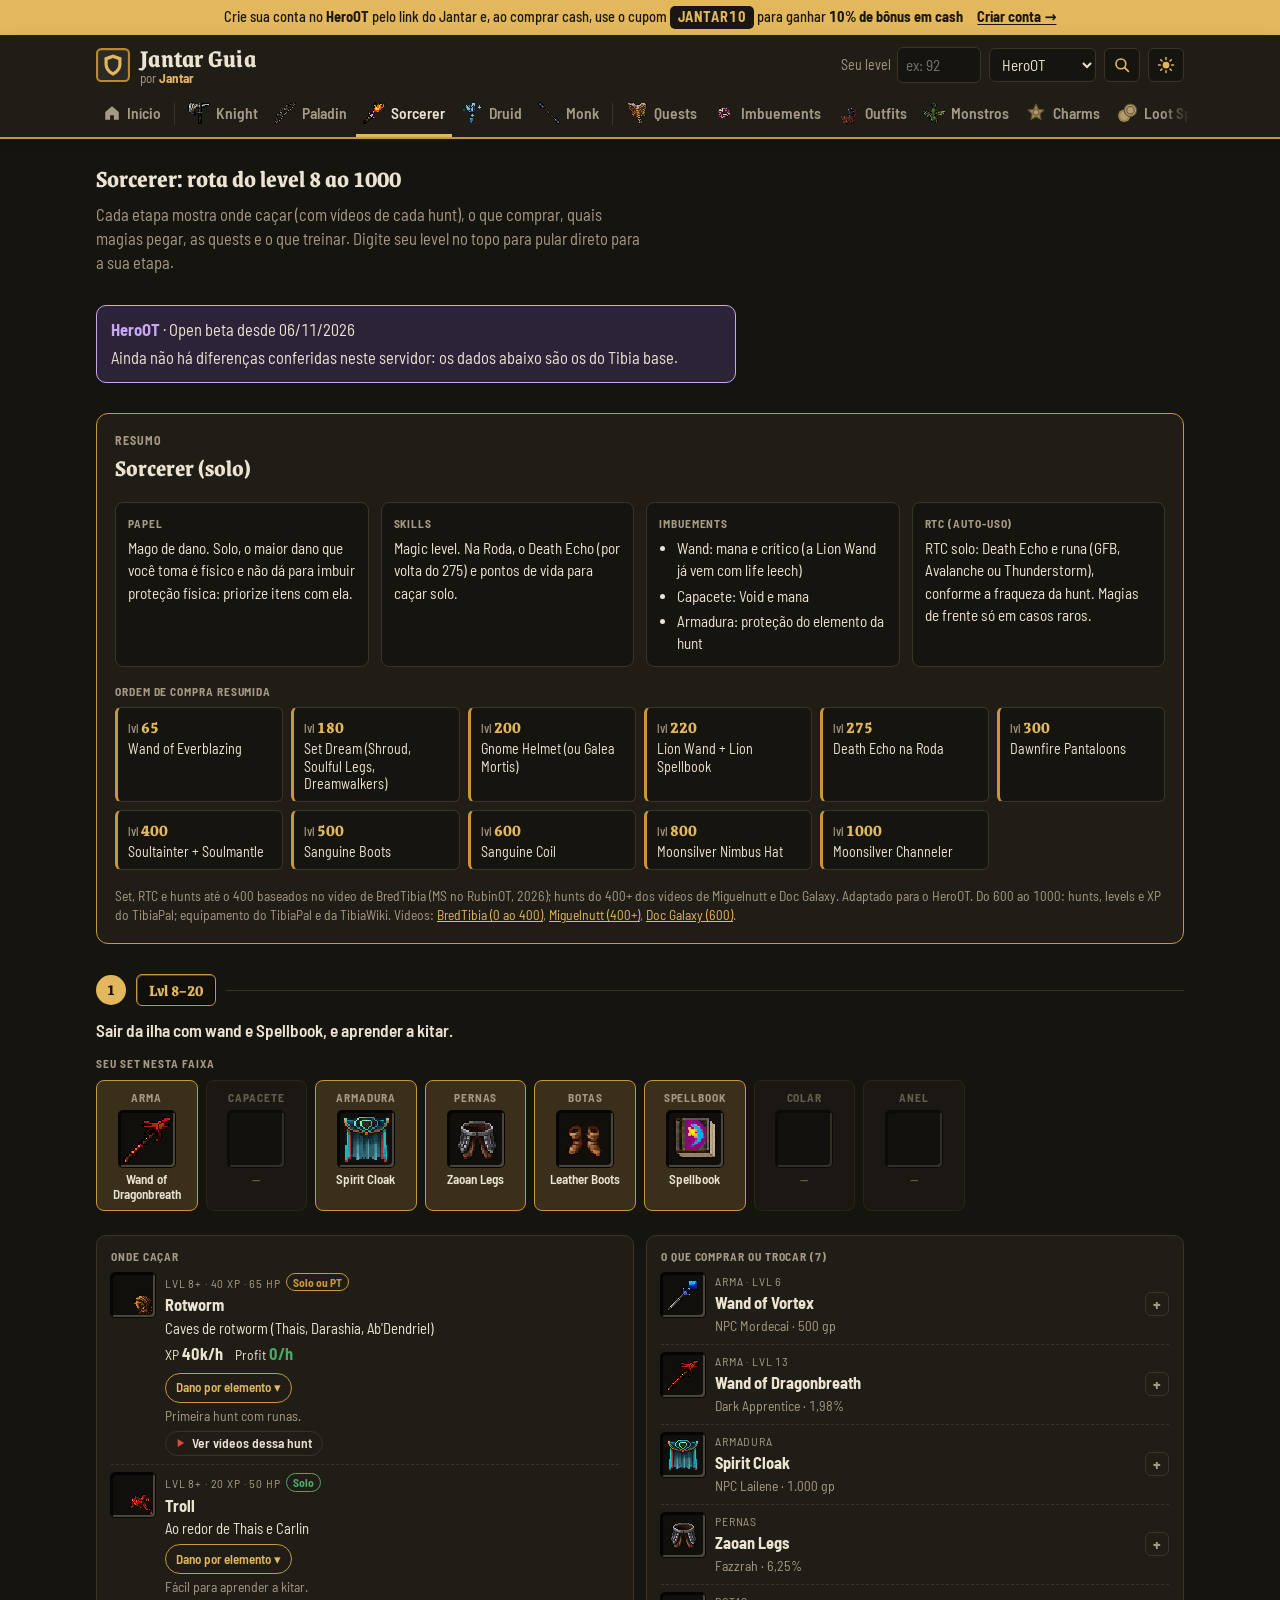
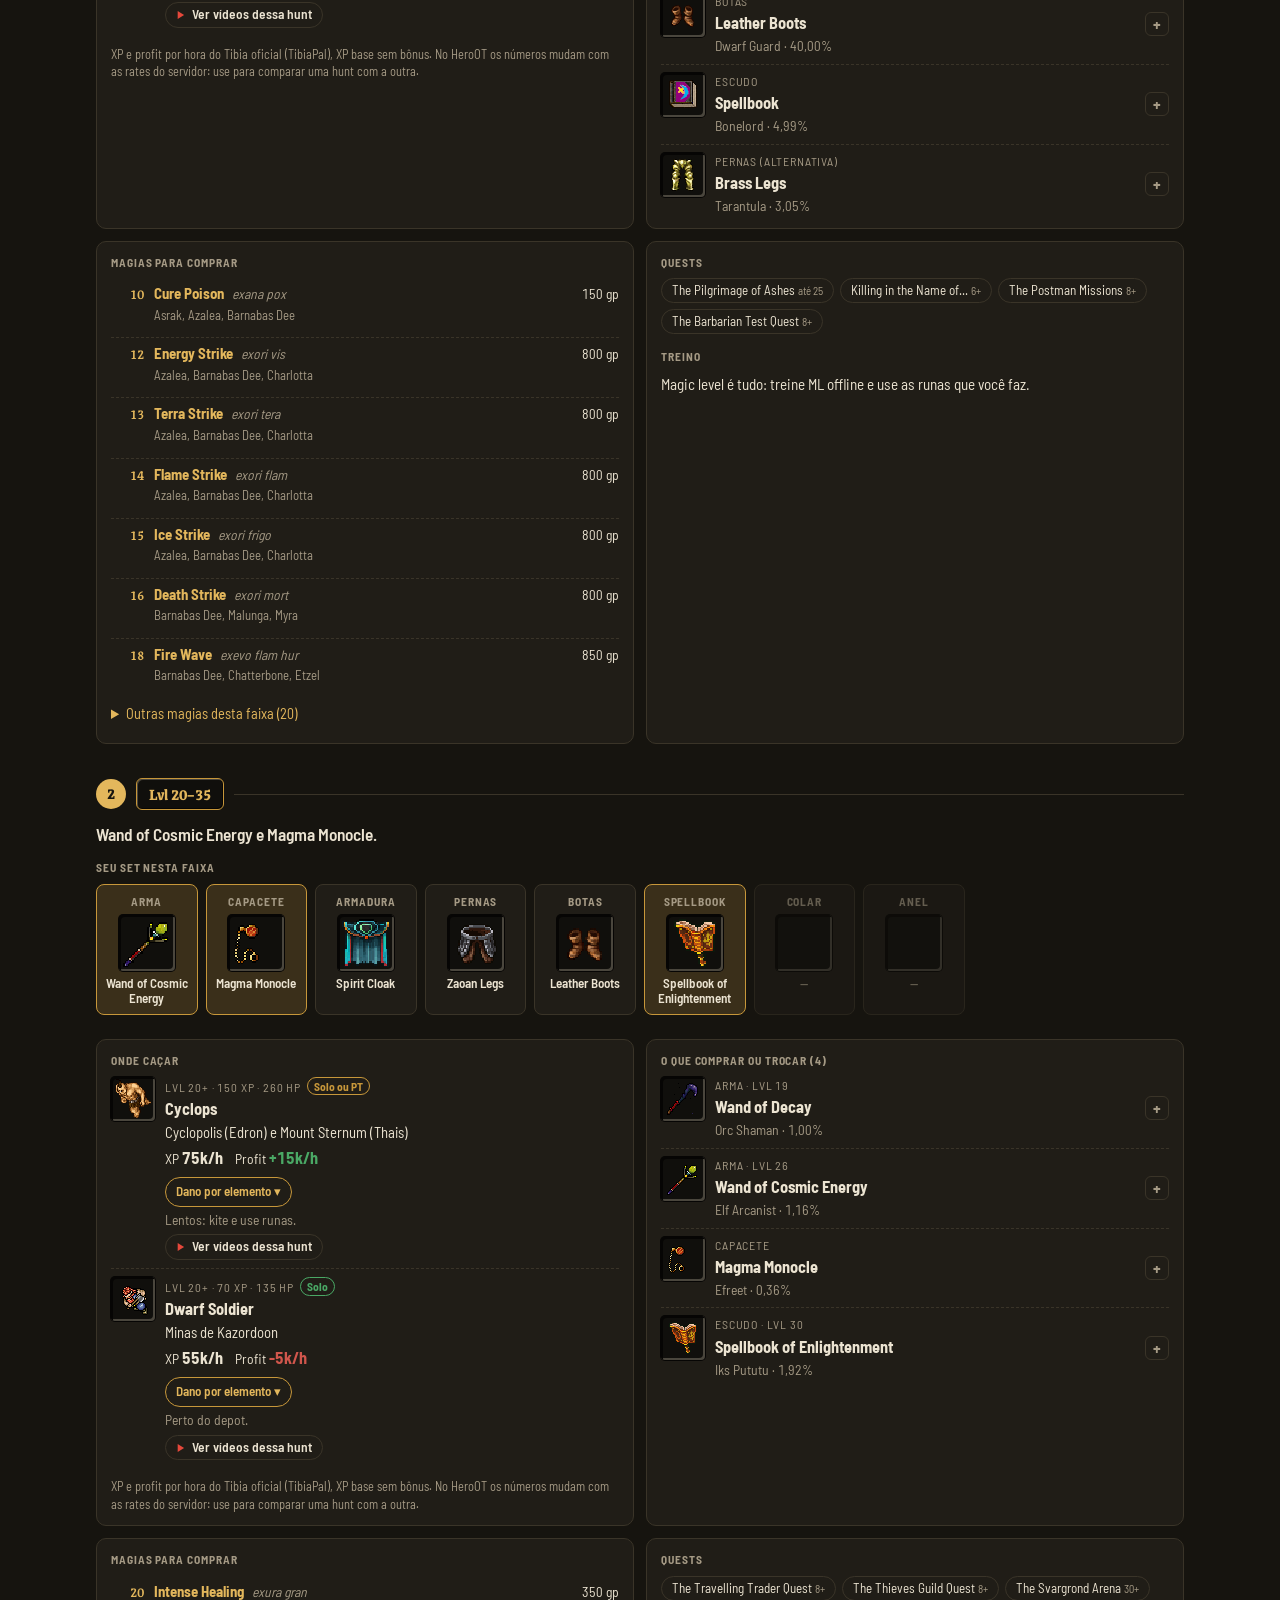
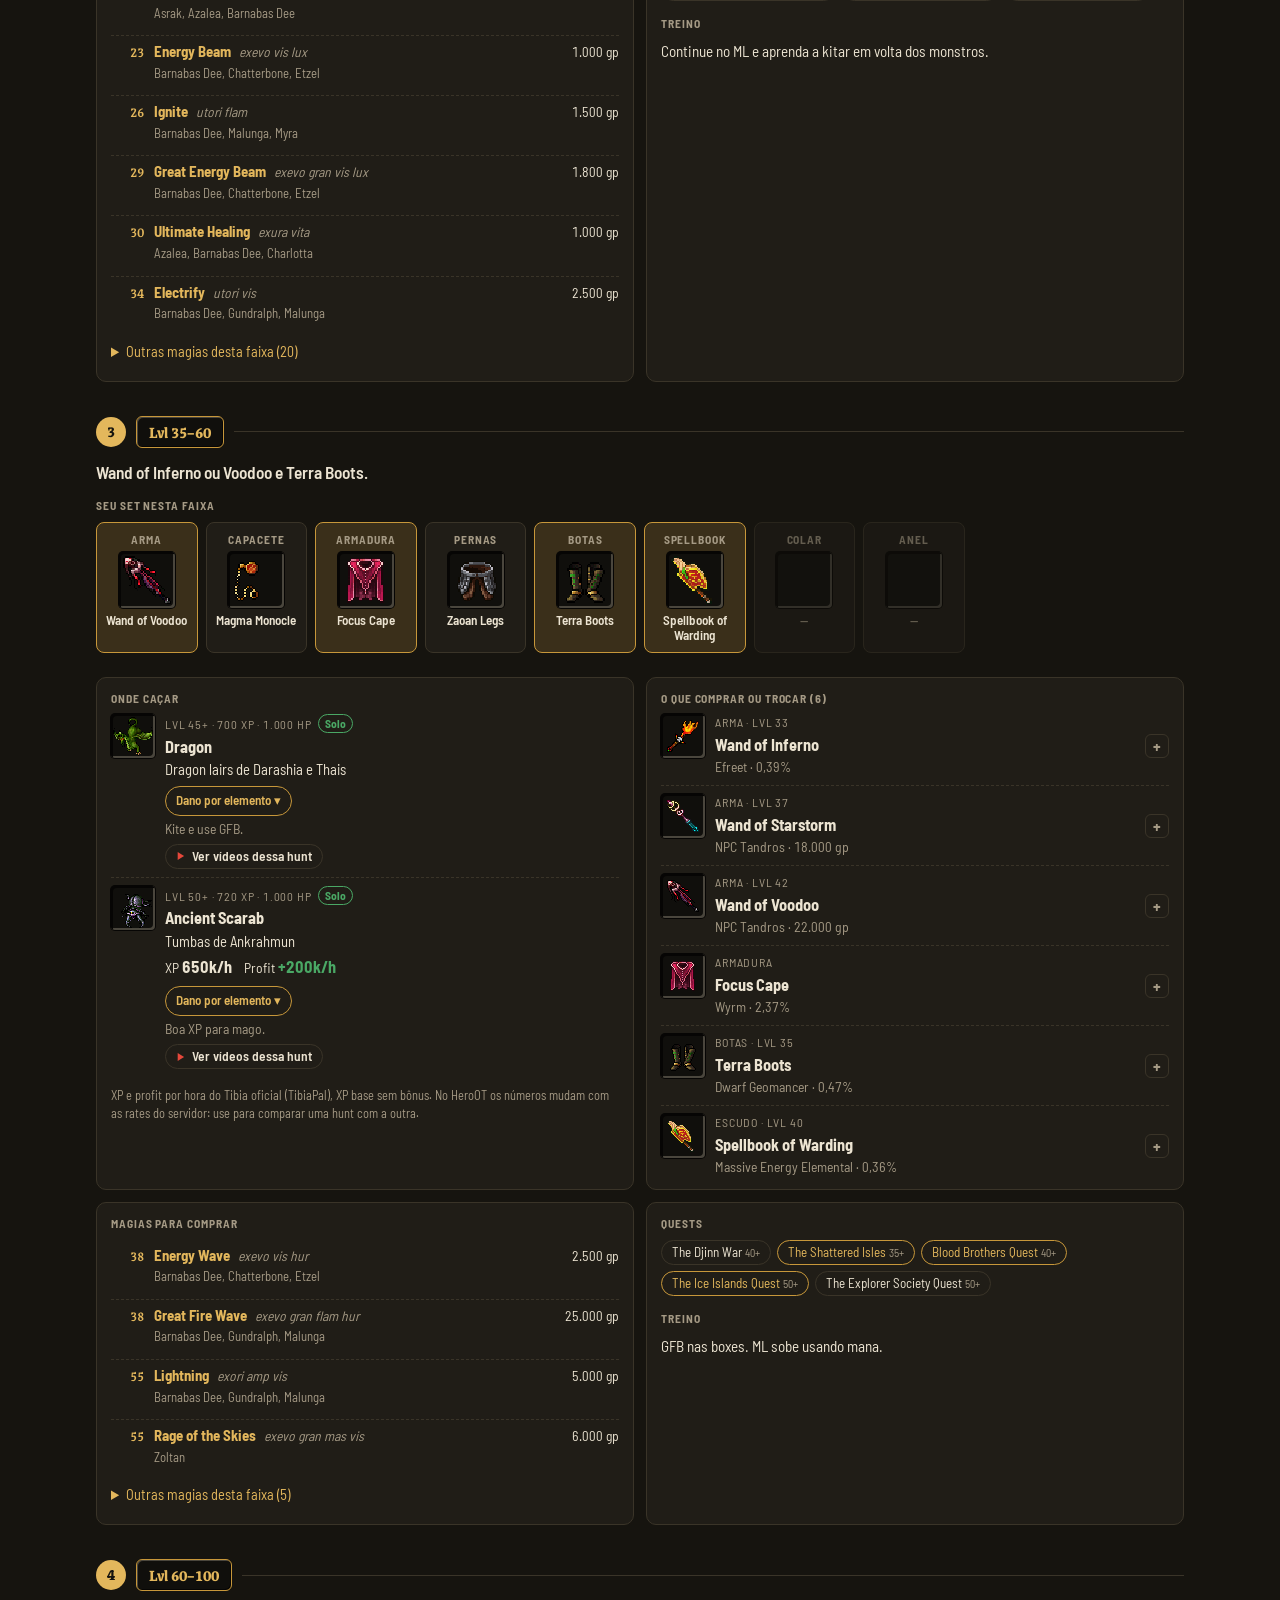
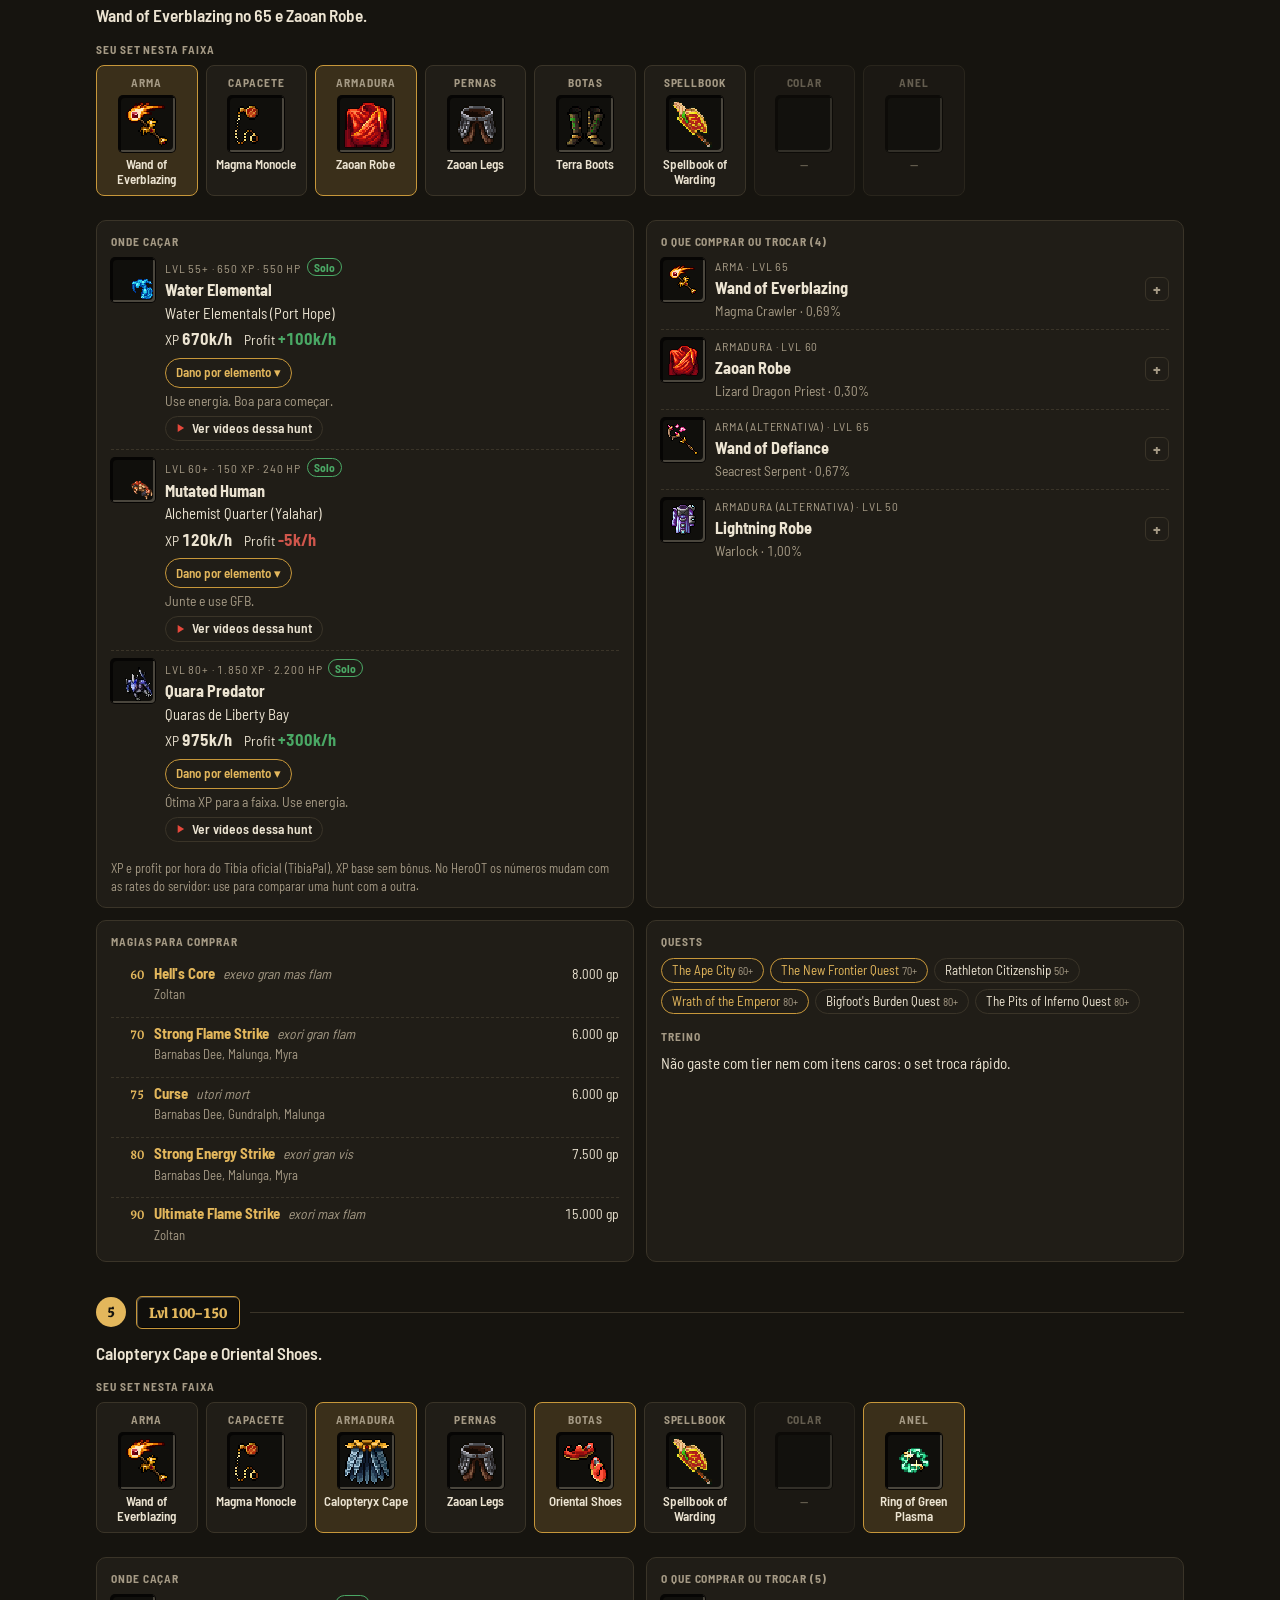
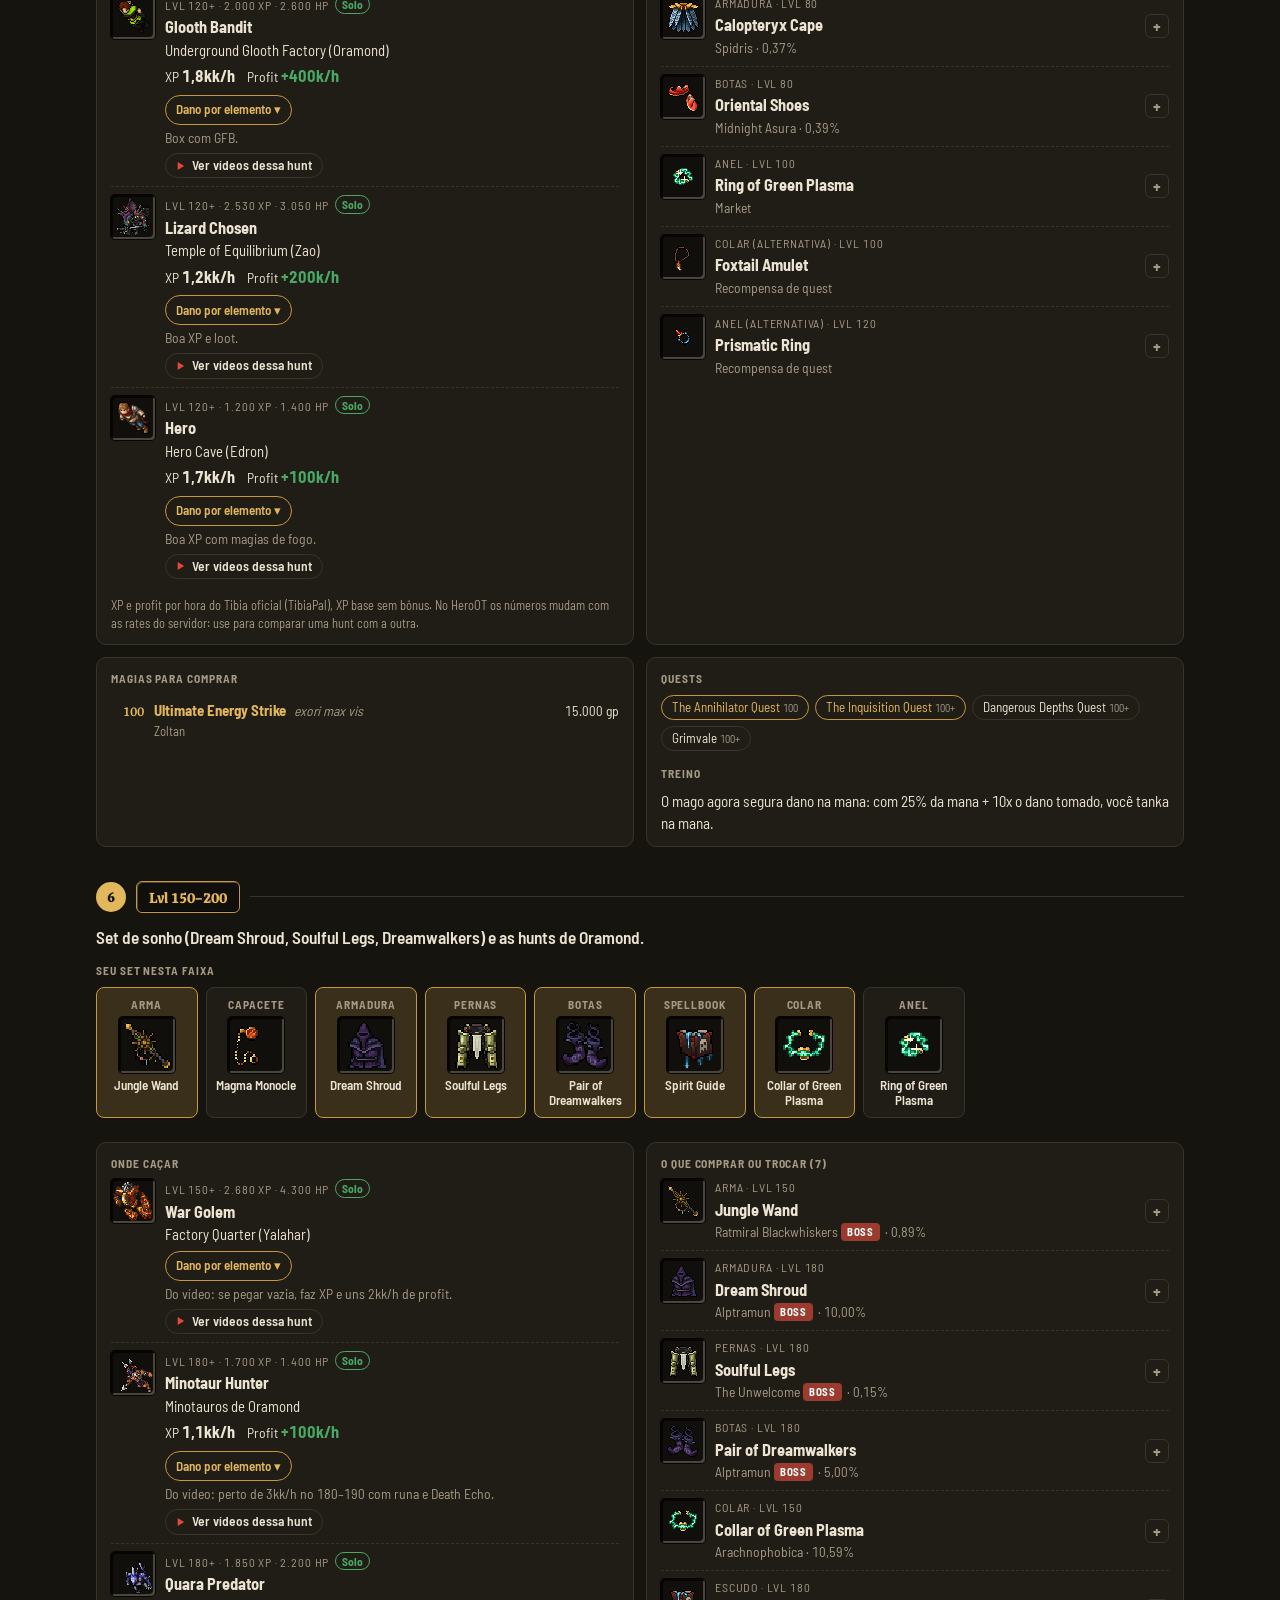
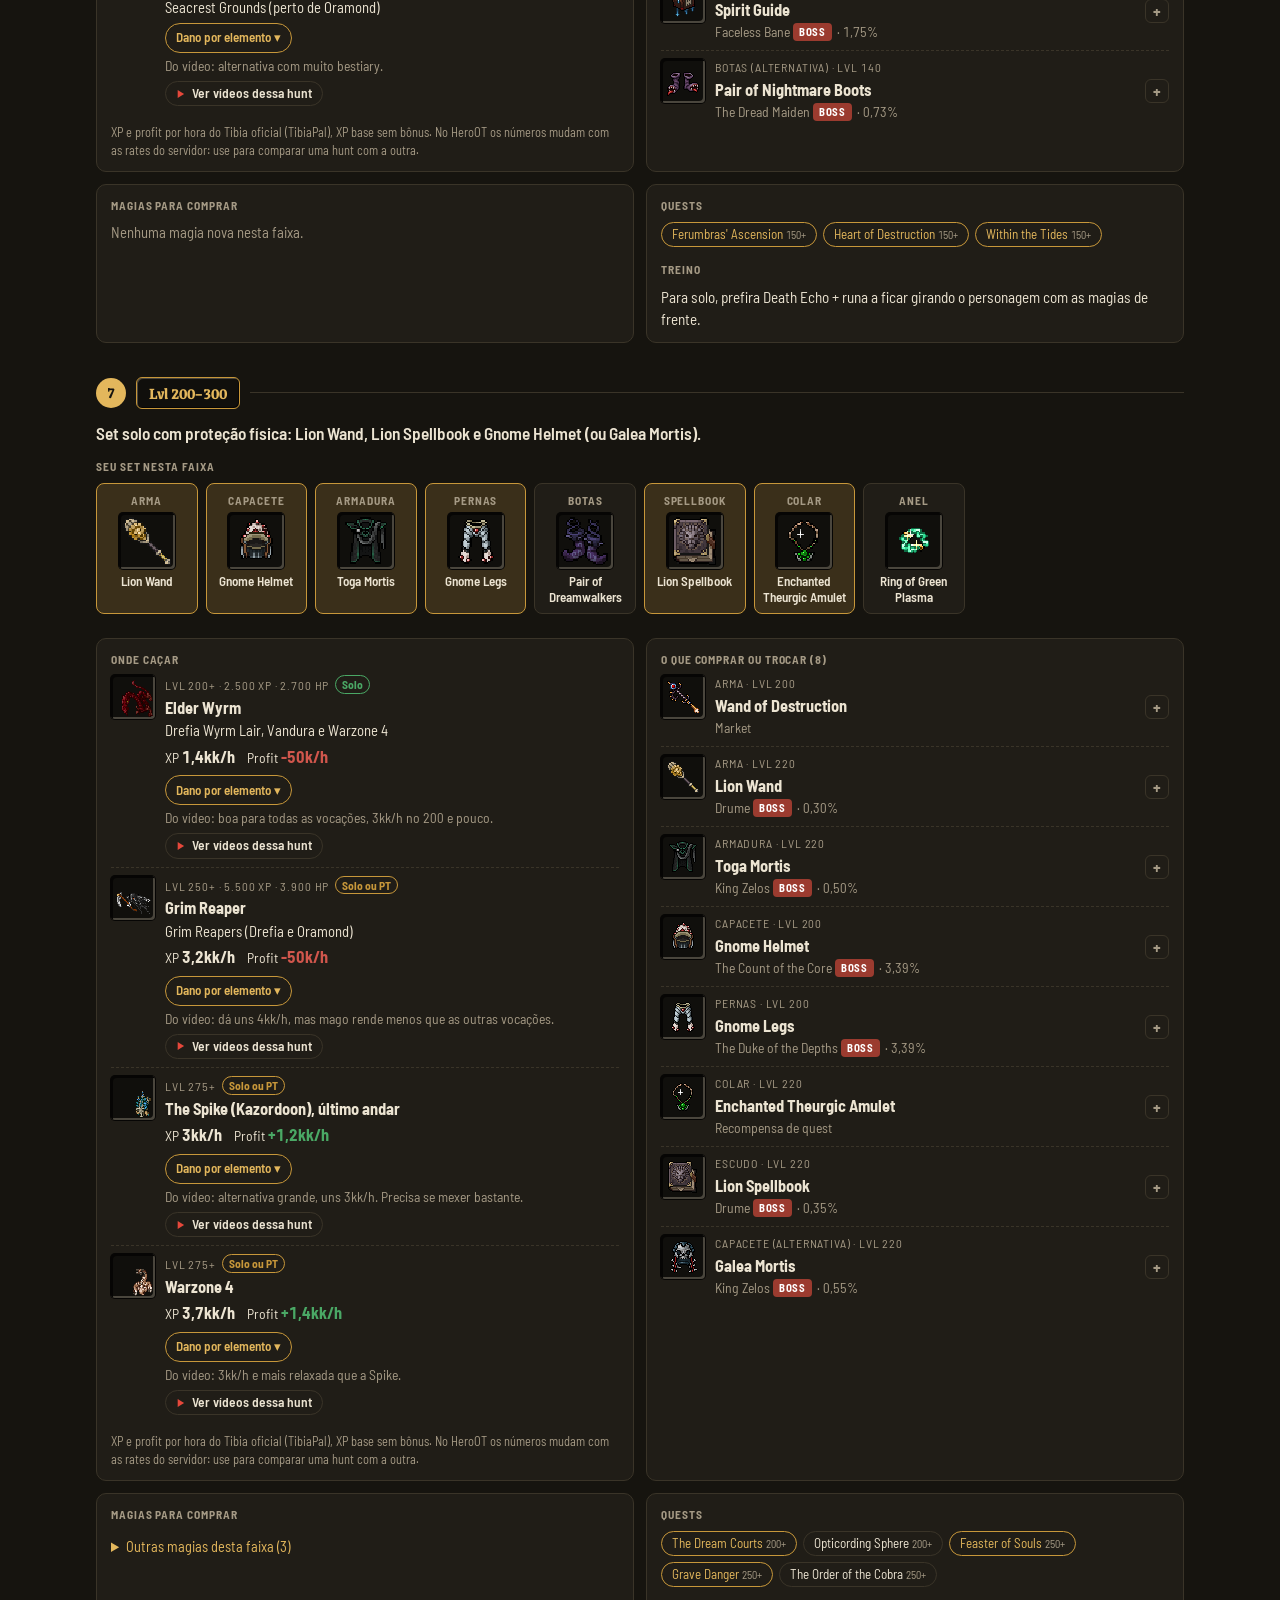
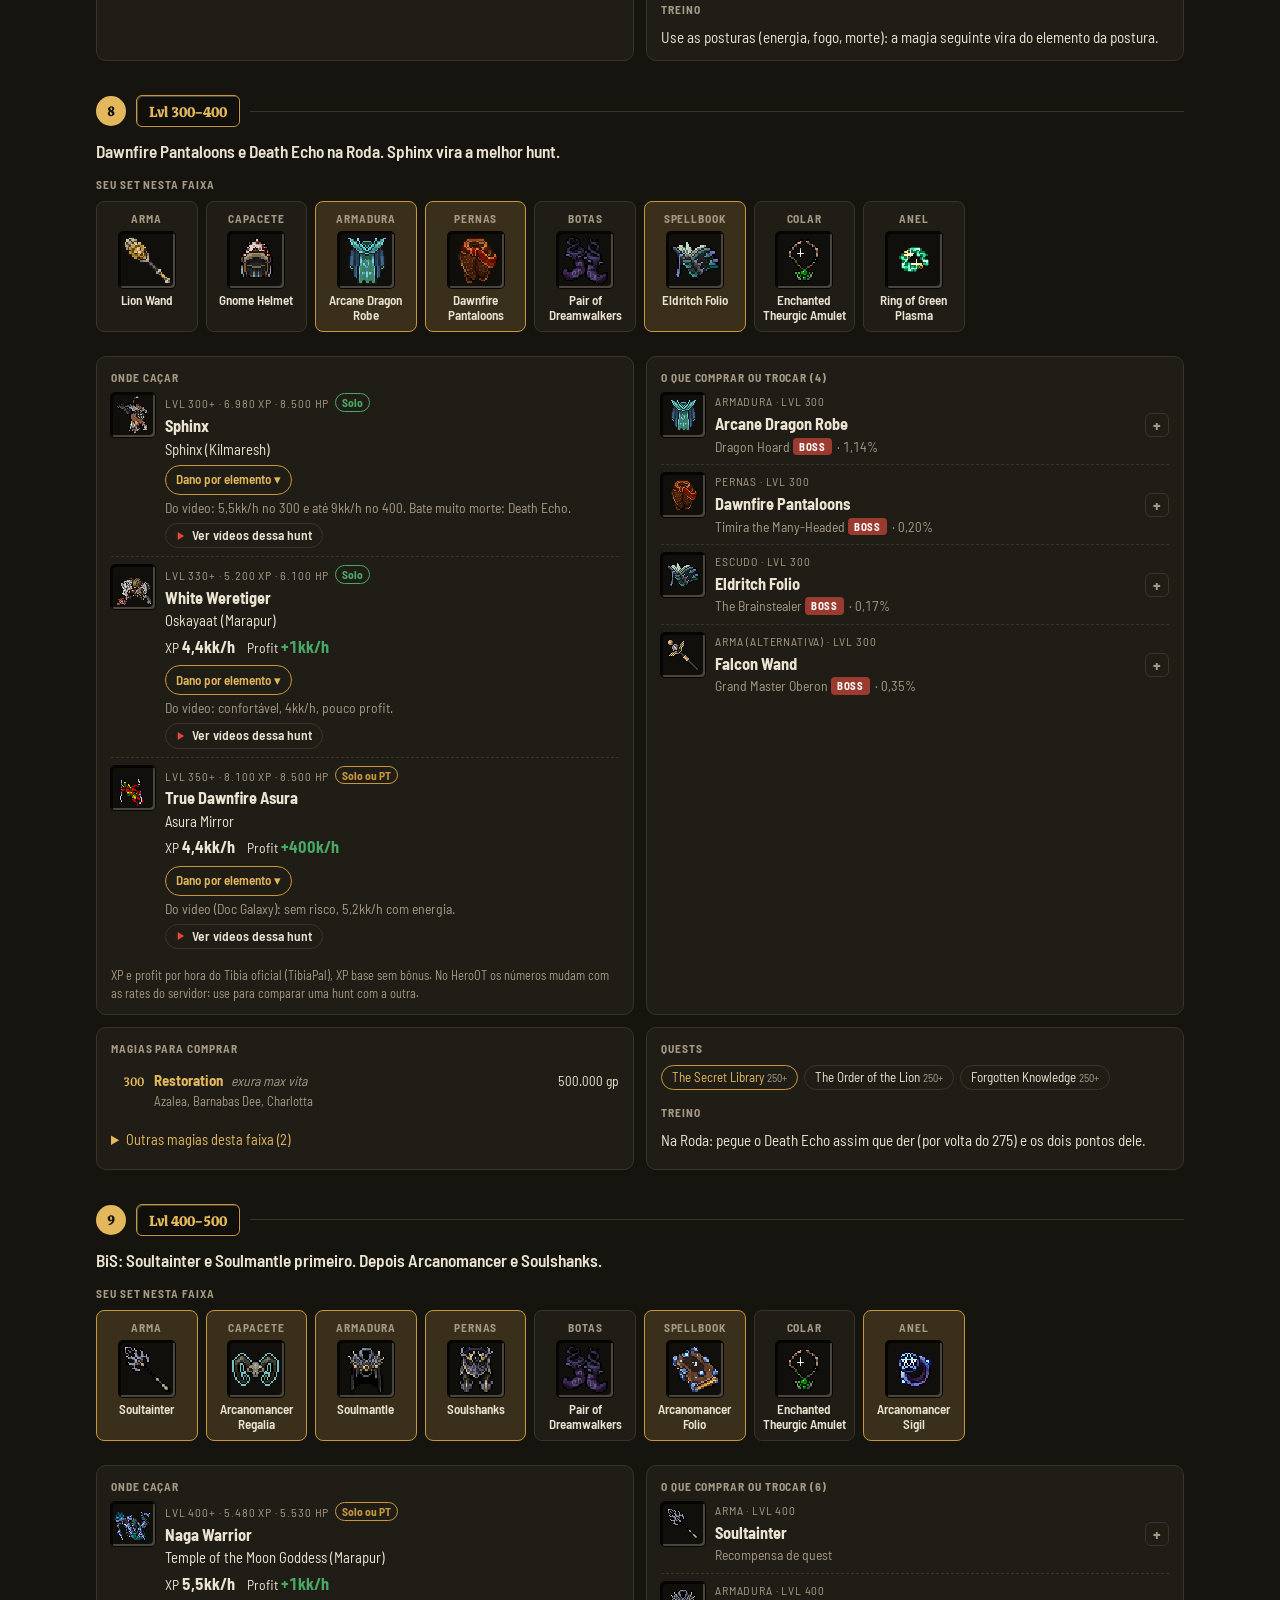
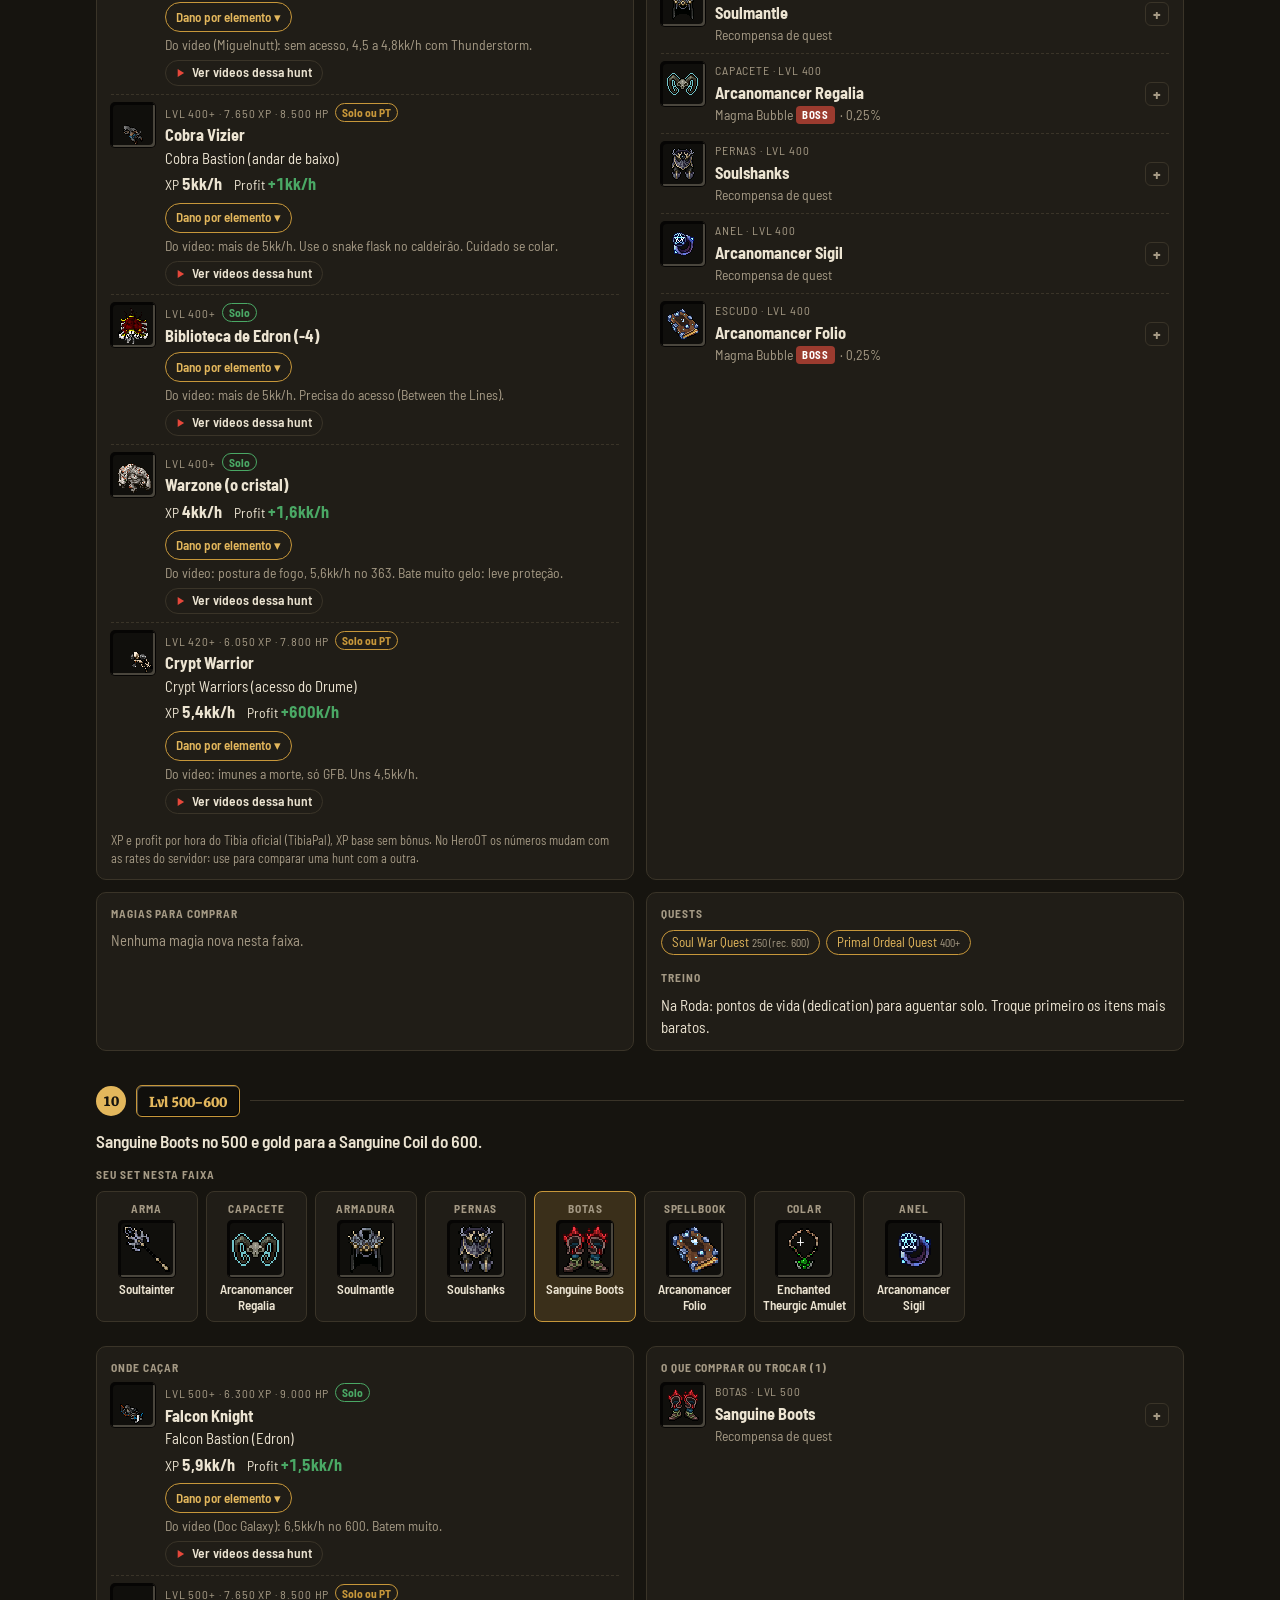
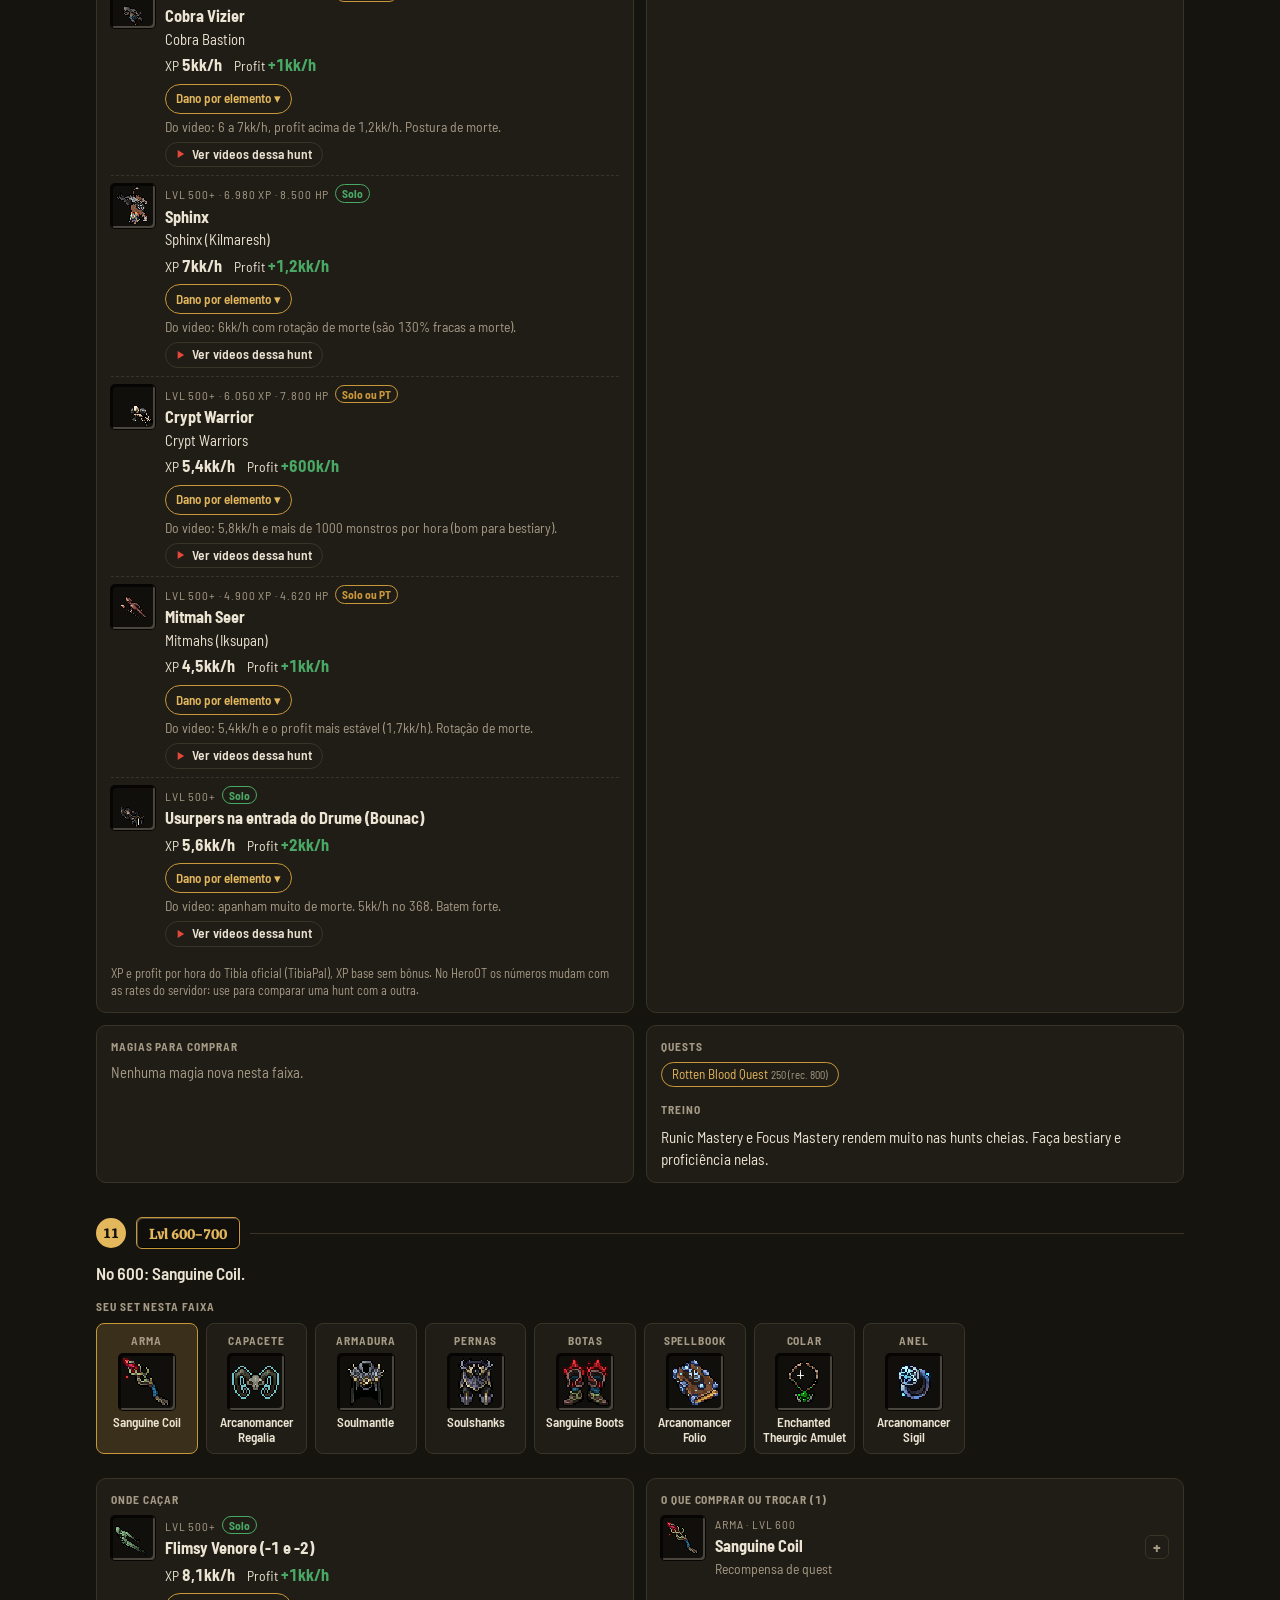
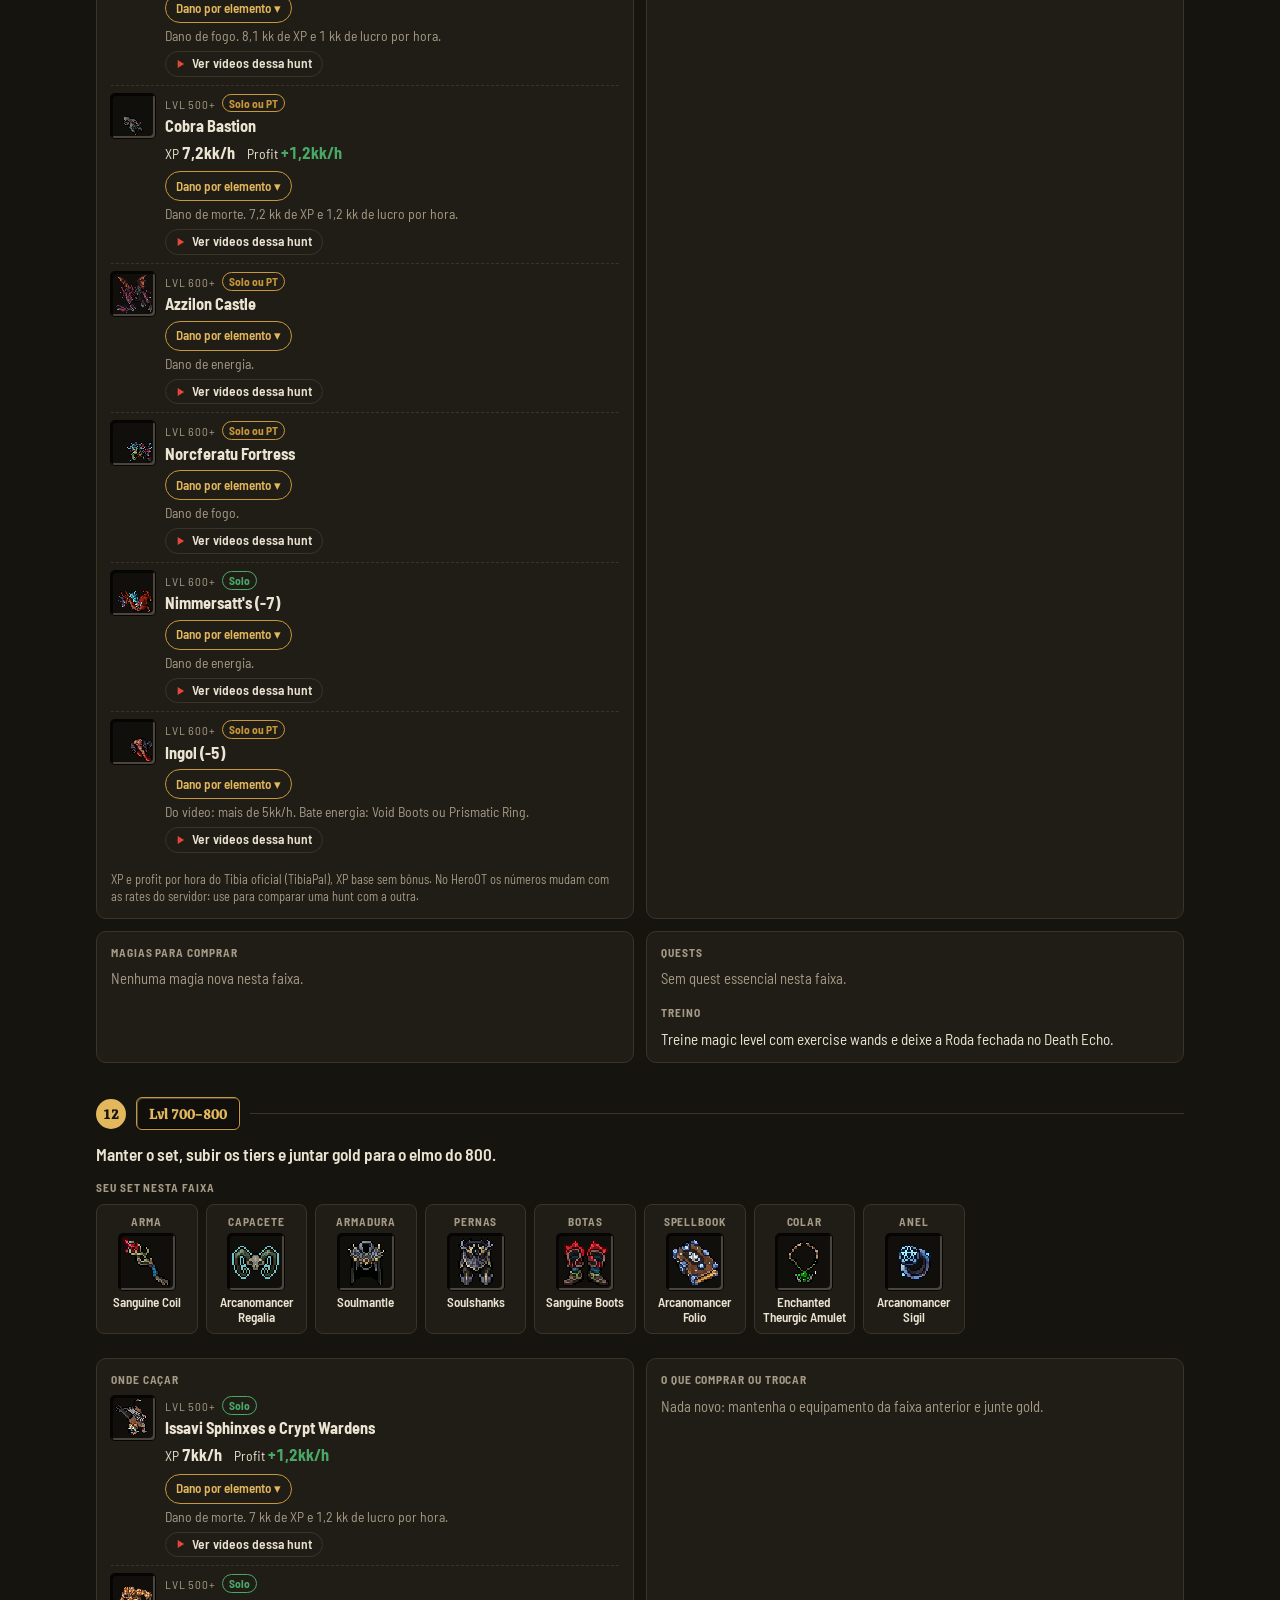
<file: sorcerer/index.html>
<!doctype html>
<html lang="pt-BR">
<script>document.documentElement.classList.add("js");try{if(localStorage.getItem("tema")==="light")document.documentElement.dataset.theme="light"}catch(e){}</script>
<head>
<meta charset="utf-8">
<base href="/">
<meta name="viewport" content="width=device-width,initial-scale=1,viewport-fit=cover">
<title>Sorcerer no Tibia: rota do level 8 ao 1000, hunts e equipamento | Jantar Guia</title>
<meta name="description" content="Rota do Sorcerer no Tibia do level 8 ao 1000: onde caçar, o que comprar em cada level, magias com NPC e preço, quests e treino.">
<link rel="canonical" href="https://jantarguia.com.br/sorcerer/">
<link rel="icon" href="favicon.ico" sizes="any">
<link rel="icon" href="favicon.svg" type="image/svg+xml">
<link rel="apple-touch-icon" href="apple-touch-icon.png">
<meta name="theme-color" content="#1c1b19">
<meta property="og:type" content="website">
<meta property="og:site_name" content="Jantar Guia">
<meta property="og:locale" content="pt_BR">
<meta property="og:url" content="https://jantarguia.com.br/sorcerer/">
<meta property="og:title" content="Sorcerer no Tibia: rota do level 8 ao 1000, hunts e equipamento | Jantar Guia">
<meta property="og:description" content="Rota do Sorcerer no Tibia do level 8 ao 1000: onde caçar, o que comprar em cada level, magias com NPC e preço, quests e treino.">
<meta property="og:image" content="https://jantarguia.com.br/og-image.jpg">
<meta property="og:image:width" content="1200">
<meta property="og:image:height" content="630">
<meta property="og:image:alt" content="Jantar Guia: a rota do Tibia do level 8 ao 1000">
<meta name="twitter:card" content="summary_large_image">
<meta name="twitter:image" content="https://jantarguia.com.br/og-image.jpg">
<script type="application/ld+json">{"@context":"https://schema.org","@type":"BreadcrumbList","itemListElement":[{"@type":"ListItem","position":1,"name":"Início","item":"https://jantarguia.com.br/"},{"@type":"ListItem","position":2,"name":"Sorcerer no Tibia","item":"https://jantarguia.com.br/sorcerer/"}]}</script>
<link rel="preload" href="/fonts/grenze.woff2" as="font" type="font/woff2" crossorigin>
<link rel="preload" href="/fonts/barlow-semi-condensed-400.woff2" as="font" type="font/woff2" crossorigin>
<style id="css">@font-face{font-family:'Grenze';font-style:normal;font-weight:500 700;font-display:swap;src:url(/fonts/grenze.woff2) format('woff2');unicode-range:U+0000-00FF, U+0131, U+0152-0153, U+02BB-02BC, U+02C6, U+02DA, U+02DC, U+0304, U+0308, U+0329, U+2000-206F, U+20AC, U+2122, U+2191, U+2193, U+2212, U+2215, U+FEFF, U+FFFD} @font-face{font-family:'Barlow Semi Condensed';font-style:normal;font-weight:400;font-display:swap;src:url(/fonts/barlow-semi-condensed-400.woff2) format('woff2');unicode-range:U+0000-00FF, U+0131, U+0152-0153, U+02BB-02BC, U+02C6, U+02DA, U+02DC, U+0304, U+0308, U+0329, U+2000-206F, U+20AC, U+2122, U+2191, U+2193, U+2212, U+2215, U+FEFF, U+FFFD} @font-face{font-family:'Barlow Semi Condensed';font-style:normal;font-weight:500;font-display:swap;src:url(/fonts/barlow-semi-condensed-500.woff2) format('woff2');unicode-range:U+0000-00FF, U+0131, U+0152-0153, U+02BB-02BC, U+02C6, U+02DA, U+02DC, U+0304, U+0308, U+0329, U+2000-206F, U+20AC, U+2122, U+2191, U+2193, U+2212, U+2215, U+FEFF, U+FFFD} @font-face{font-family:'Barlow Semi Condensed';font-style:normal;font-weight:600;font-display:swap;src:url(/fonts/barlow-semi-condensed-600.woff2) format('woff2');unicode-range:U+0000-00FF, U+0131, U+0152-0153, U+02BB-02BC, U+02C6, U+02DA, U+02DC, U+0304, U+0308, U+0329, U+2000-206F, U+20AC, U+2122, U+2191, U+2193, U+2212, U+2215, U+FEFF, U+FFFD} @font-face{font-family:'Barlow Semi Condensed';font-style:normal;font-weight:700;font-display:swap;src:url(/fonts/barlow-semi-condensed-700.woff2) format('woff2');unicode-range:U+0000-00FF, U+0131, U+0152-0153, U+02BB-02BC, U+02C6, U+02DA, U+02DC, U+0304, U+0308, U+0329, U+2000-206F, U+20AC, U+2122, U+2191, U+2193, U+2212, U+2215, U+FEFF, U+FFFD} :root{ --bg:#16140f; --panel:#201d17; --panel-2:#2a261e; --ink:#ece4d2; --muted:#a59a85; --line:#3a3428; --gold:#e3b75c; --gold-2:#c7973a; --gold-soft:#3a2f1a; --slot:#100f0c; --slot-hi:#4a463d; --slot-lo:#060504; --srv:#c7a6f2; --srv-soft:#2c2338; --here:#82cfa2; --here-soft:#1c3226; --common:#7ccb8f; --uncommon:#86b2f2; --rare:#f2b45c; --display:"Grenze",Georgia,serif; --body:"Barlow Semi Condensed","Arial Narrow",system-ui,sans-serif; --mono:"Barlow Semi Condensed","Arial Narrow",system-ui,sans-serif; color-scheme:dark; } :root[data-theme="light"]{ --bg:#f3f0e8; --panel:#fffdf8; --panel-2:#ebe5d8; --ink:#231d14; --muted:#6a6152; --line:#d9d0bd; --gold:#8f6410; --gold-2:#b98a2a; --gold-soft:#f3e6c6; --slot:#2b2a27; --slot-hi:#57544d; --slot-lo:#141311; --srv:#6b3fa0; --srv-soft:#efe7f8; --here:#2f6b4f; --here-soft:#dcecdf; --common:#3f7d4f; --uncommon:#3567a8; --rare:#b06a10; color-scheme:light; } *{box-sizing:border-box} [hidden]{display:none!important} html{-webkit-text-size-adjust:100%} body{background:var(--bg);color:var(--ink);font-family:var(--body);font-size:16.5px;line-height:1.45;margin:0;font-variant-numeric:tabular-nums} a{color:var(--gold)} .wrap{max-width:1120px;margin:0 auto;padding-left:max(16px,env(safe-area-inset-left,0px));padding-right:max(16px,env(safe-area-inset-right,0px))} .bar{position:sticky;top:0;z-index:5;background:var(--panel);border-bottom:2px solid var(--gold-2);padding-top:env(safe-area-inset-top,0px);box-shadow:0 2px 12px rgb(0 0 0 / .08)} .bar .wrap{padding-block:12px 10px;display:flex;flex-direction:column;gap:10px} .top{display:flex;align-items:center;justify-content:space-between;gap:12px;flex-wrap:wrap} .brand{display:flex;align-items:center;gap:10px;text-decoration:none;color:var(--ink)} .brand-mark{width:34px;height:34px;flex:none} .brand-txt{display:flex;flex-direction:column;line-height:1.05} .brand-name{font-family:var(--display);font-weight:700;font-size:1.6rem;letter-spacing:.01em} .by{font-size:.82rem;color:var(--muted)}.by b{color:var(--gold)} .ctrls{display:flex;gap:10px;flex-wrap:wrap;align-items:center} .theme{font:inherit;font-size:.85rem;border:1px solid var(--line);background:var(--bg);color:var(--ink);border-radius:6px;padding:6px 10px;cursor:pointer} .theme:hover{border-color:var(--gold-2)} .filter-note{display:flex;gap:10px;flex-wrap:wrap;align-items:center;font-size:.9rem;color:var(--muted);background:var(--panel);border:1px dashed var(--gold-2);border-radius:8px;padding:8px 12px} .filter-note button{font:inherit;font-size:.9rem;background:none;border:0;color:var(--gold);text-decoration:underline;cursor:pointer;padding:0} .field{display:flex;align-items:center;gap:6px;font-size:.88rem;color:var(--muted)} .field input,.field select{font:inherit;font-size:.95rem;padding:6px 8px;border:1px solid var(--line);border-radius:6px;background:var(--bg);color:var(--ink)} .field input{width:5.5em;font-family:var(--mono)} .tabs,.chips{display:flex;gap:6px;overflow-x:auto;scrollbar-width:none;padding-bottom:2px} .tabs::-webkit-scrollbar,.chips::-webkit-scrollbar{display:none} .tab,.chip{flex:none;border:1px solid var(--line);background:var(--bg);color:var(--ink);border-radius:999px;padding:6px 14px;font:inherit;font-weight:500;cursor:pointer;text-decoration:none;display:inline-flex;align-items:center;gap:6px} .tab:hover,.chip:hover{border-color:var(--gold-2)} .tab[aria-current="page"]{background:var(--ink);color:var(--bg);border-color:var(--ink)} .tab.srv{border-color:var(--srv);color:var(--srv)} .tab.srv[aria-current="page"]{background:var(--srv);color:var(--panel)} .chip{padding:4px 12px;font-size:.9rem} .chip[aria-pressed="true"]{background:var(--gold-soft);border-color:var(--gold)} :is(.tab,.chip,.theme,input,select,a,button):focus-visible{outline:2px solid var(--gold);outline-offset:2px} main .wrap{padding-block:22px 44px;display:flex;flex-direction:column;gap:30px} h1,h2{font-family:var(--display);margin:0;text-wrap:balance} .page-h{display:flex;flex-direction:column;gap:6px} .page-h h1{font-size:1.55rem} .intro{color:var(--muted);margin:0;max-width:68ch} .loading{color:var(--muted)} .legend{display:flex;gap:16px;flex-wrap:wrap;font-size:.85rem;color:var(--muted);align-items:center} .notice{background:var(--srv-soft);border:1px solid var(--srv);border-radius:10px;padding:12px 14px;display:flex;flex-direction:column;gap:4px;max-width:80ch} .notice b,.notice a{color:var(--srv)} .tier{display:flex;flex-direction:column;gap:14px} .tier-h{display:flex;align-items:center;gap:12px;flex-wrap:wrap} .lvl-badge{font-family:var(--display);font-weight:700;font-size:1.05rem;background:var(--slot);color:var(--gold);border:1px solid var(--gold-2);border-radius:6px;padding:3px 12px;box-shadow:inset 1px 1px 0 var(--slot-hi),inset -1px -1px 0 var(--slot-lo);font-variant-numeric:tabular-nums} .tier-h h2{font-size:1.15rem;color:var(--muted);font-weight:500} .rule{flex:1;height:1px;background:var(--line);min-width:20px} .here{font-size:.75rem;font-weight:700;color:var(--here);background:var(--here-soft);border-radius:999px;padding:3px 10px;letter-spacing:.05em;text-transform:uppercase} .grid{display:grid;grid-template-columns:repeat(auto-fill,minmax(300px,1fr));gap:14px} .card{background:var(--panel);border:1px solid var(--line);border-radius:10px;padding:14px;display:flex;flex-direction:column;gap:10px;min-width:0} .card:hover{border-color:var(--gold-2)} .head{display:flex;gap:12px;align-items:center;min-width:0} .head-txt{display:flex;flex-direction:column;gap:2px;min-width:0} .slot{flex:none;width:56px;height:56px;display:grid;place-items:center;background:var(--slot);border-radius:4px;box-shadow:inset 2px 2px 0 var(--slot-lo),inset -2px -2px 0 var(--slot-hi),0 0 0 1px var(--slot-lo)} .slot img{width:32px;height:32px;image-rendering:pixelated;transform:scale(1.5)} .slot.big{width:84px;height:84px} .slot.big img{width:auto;height:auto;max-width:64px;max-height:64px;transform:none} .meta{font-size:.75rem;color:var(--muted);text-transform:uppercase;letter-spacing:.07em} .name{font-family:var(--display);font-weight:700;font-size:1.15rem;color:var(--ink);text-decoration:none;line-height:1.15} a.name:hover{color:var(--gold)} .stats-line{display:flex;gap:8px;flex-wrap:wrap;align-items:center} .req{font-family:var(--mono);font-size:.75rem;color:var(--gold);border:1px solid var(--gold-2);border-radius:4px;padding:0 6px} .req.none{color:var(--muted);border-color:var(--line)} .attr{font-family:var(--mono);font-size:.75rem;color:var(--muted)} .how{display:flex;flex-direction:column;gap:8px;border-top:1px dashed var(--line);padding-top:10px} .how-t{font-size:.72rem;text-transform:uppercase;letter-spacing:.08em;color:var(--muted);font-weight:700} .src{display:grid;grid-template-columns:auto 1fr auto;gap:2px 10px;align-items:center;font-size:.92rem} .mon-ico{width:32px;height:32px;object-fit:contain;image-rendering:pixelated;grid-row:span 2} .src .m{font-weight:700;min-width:0} .src .c{font-family:var(--mono);font-size:.82rem;display:flex;align-items:center;gap:5px;justify-self:end} .src .w{grid-column:2/-1;color:var(--muted);font-size:.84rem} .boss-tag{display:inline-block;font-size:.68rem;font-weight:700;letter-spacing:.06em;text-transform:uppercase;color:#fff;background:#9b3b2f;border-radius:4px;padding:1px 6px;margin-right:2px;vertical-align:1px} .dot{width:9px;height:9px;border-radius:50%;display:inline-block;flex:none} .common{background:var(--common)}.uncommon{background:var(--uncommon)}.rare{background:var(--rare)} .line{font-size:.9rem}.line b{font-weight:700} .tip{font-size:.9rem;color:var(--muted);margin:0;padding-left:10px;border-left:2px solid var(--gold-2)} .srvnote{font-size:.9rem;background:var(--srv-soft);border-left:3px solid var(--srv);padding:6px 8px;border-radius:4px} .links{display:flex;gap:14px;font-size:.9rem;flex-wrap:wrap} .sys{display:grid;grid-template-columns:repeat(auto-fill,minmax(260px,1fr));gap:12px} .foot{border-top:1px solid var(--line);color:var(--muted);font-size:.85rem;background:var(--panel)} .foot .wrap{padding-block:20px calc(20px + env(safe-area-inset-bottom,0px));display:flex;flex-direction:column;gap:6px} @media (max-width:520px){.grid{grid-template-columns:1fr}} @media (prefers-reduced-motion:no-preference){.tier{transition:opacity .2s}.card{transition:border-color .15s}} .home-hero{display:flex;flex-wrap:wrap;align-items:flex-end;justify-content:space-between;gap:20px;padding-block:8px 6px;border-bottom:1px solid var(--line);padding-bottom:24px} .home-hero-txt{display:flex;flex-direction:column;gap:10px;min-width:0} .home-hero h1{font-family:var(--display);font-weight:700;font-size:clamp(2rem,5vw,3rem);line-height:1.02;margin:0;max-width:18ch;text-wrap:balance} .home-hero p{margin:0;color:var(--muted);max-width:56ch;font-size:1.05rem} .stats{display:flex;gap:26px;flex-wrap:wrap} .stat{display:flex;flex-direction:column} .stat b{font-family:var(--display);font-size:2rem;color:var(--gold);line-height:1} .stat span{font-size:.8rem;color:var(--muted);text-transform:uppercase;letter-spacing:.07em} .home-block{display:flex;flex-direction:column;gap:14px} .block-h{font-size:1.5rem} .paths{display:grid;grid-template-columns:repeat(auto-fit,minmax(280px,1fr));gap:14px} .path{all:unset;box-sizing:border-box;cursor:pointer;display:flex;flex-direction:column;gap:8px;padding:20px;border-radius:12px;background:var(--panel);border:1px solid var(--line);border-top:4px solid var(--gold-2);color:var(--ink);text-decoration:none;min-width:0} .path:hover{border-color:var(--gold-2)} .path:focus-visible{outline:2px solid var(--gold);outline-offset:2px} .srv-path{border-top-color:var(--srv)} .srv-path:hover{border-color:var(--srv)} .path-kicker{font-size:.75rem;text-transform:uppercase;letter-spacing:.09em;color:var(--muted);font-weight:700} .path-title{font-family:var(--display);font-weight:700;font-size:1.9rem;line-height:1} .path-txt{color:var(--muted);max-width:52ch} .path-tags{display:flex;gap:6px;flex-wrap:wrap} .pill{font-size:.82rem;border:1px solid var(--line);border-radius:999px;padding:2px 10px;color:var(--ink)} .pill.srv{border-color:var(--srv);color:var(--srv);font-weight:600} .path-go{margin-top:auto;padding-top:6px;font-weight:700;color:var(--gold)} .srv-path .path-go{color:var(--srv)} .vocs{display:grid;grid-template-columns:repeat(auto-fill,minmax(300px,1fr));gap:12px} .voc{display:flex;gap:14px;align-items:center;padding:14px;border-radius:10px;background:var(--panel);border:1px solid var(--line);text-decoration:none;color:var(--ink);min-width:0} .voc:hover{border-color:var(--gold-2)} .voc .slot.big img{width:32px;height:32px;max-width:none;max-height:none;transform:scale(2);image-rendering:pixelated} .voc-txt{display:flex;flex-direction:column;gap:4px;min-width:0} .voc-desc{font-size:.92rem;color:var(--muted)} @media (max-width:520px){.home-hero h1{font-size:2rem}.stats{gap:18px}.vocs,.paths{grid-template-columns:1fr}} .quest{gap:10px} .q-head{display:flex;justify-content:space-between;align-items:baseline;gap:10px} .q-txt{margin:0;color:var(--ink)} .q-warn{font-size:.88rem;font-weight:700;color:var(--rare);border-left:3px solid var(--rare);padding-left:8px} .q-items{display:flex;flex-wrap:wrap;gap:6px} .q-item{display:inline-flex;align-items:center;gap:4px;font-size:.88rem;background:var(--bg);border:1px solid var(--line);border-radius:6px;padding:2px 8px 2px 4px} .q-ico{width:24px;height:24px;image-rendering:pixelated} .foot-note{font-size:.85rem;color:var(--muted);margin:0} .grid:has(> .quest){align-items:start} .quest.has-outfit{border-color:var(--gold-2);box-shadow:0 0 0 1px var(--gold-2),0 6px 24px -12px var(--gold-2);background:linear-gradient(180deg,var(--gold-soft),var(--panel) 90px)} .outfit-badge{display:flex;align-items:center;gap:10px;padding:8px 10px;border-radius:8px;background:var(--slot);border:1px solid var(--gold-2);color:#e3b75c} .outfit-badge small{display:block;font-size:.7rem;text-transform:uppercase;letter-spacing:.08em;color:#a59a85} .outfit-badge b{font-family:var(--display);font-size:1.25rem;line-height:1.05} .outfit-ico{font-size:1.4rem;line-height:1} .chip-outfit[aria-pressed="true"]{background:var(--slot);color:#e3b75c;border-color:var(--gold-2)} .q-det{border-top:1px dashed var(--line);padding-top:8px} .q-det summary{cursor:pointer;font-weight:700;color:var(--gold);list-style:none;display:flex;align-items:center;gap:6px} .q-det summary::-webkit-details-marker{display:none} .q-det summary::before{content:"▸";transition:transform .15s} .q-det[open] summary::before{transform:rotate(90deg)} .q-det dl{display:grid;grid-template-columns:repeat(3,minmax(0,1fr));gap:8px 12px;margin:10px 0 0} .q-det dl>div{min-width:0} .q-det .wide{grid-column:1/-1} .q-det dt{font-size:.72rem;text-transform:uppercase;letter-spacing:.08em;color:var(--muted);font-weight:700} .q-det dd{margin:2px 0 0;font-size:.95rem} .look-switch .chip{font-size:1rem;padding:6px 16px} .look-bar{display:flex;flex-wrap:wrap;gap:10px;align-items:center;justify-content:space-between} .look-bar .chips{flex-wrap:wrap} .look-search input{width:14em;font-family:var(--body)} .look-grid{align-items:start} .look-slot img{width:64px!important;height:64px!important;max-width:none!important;max-height:none!important;transform:none!important;object-fit:contain;image-rendering:pixelated} .look .q-txt{font-size:.95rem} .badge-pic{flex:none;width:64px;height:64px;display:grid;place-items:center;border-radius:6px;background:#0b0a08;box-shadow:inset 1px 1px 0 #000,inset -1px -1px 0 #3a362e} .badge-pic img{width:64px;height:64px;object-fit:contain;image-rendering:pixelated} .mount-badge em{display:block;font-style:normal;font-size:.82rem;color:#c9bfa9;margin-top:2px;line-height:1.3} .mode-switch{margin-top:-14px} .muted{color:var(--muted);margin:0;font-size:.92rem} .resumo{background:var(--panel);border:1px solid var(--gold-2);border-radius:12px;padding:18px;display:flex;flex-direction:column;gap:16px} .resumo-h{display:flex;flex-direction:column;gap:2px} .resumo-h h2{font-size:1.5rem} .resumo-grid{display:grid;grid-template-columns:repeat(auto-fit,minmax(230px,1fr));gap:12px} .rbox{background:var(--bg);border:1px solid var(--line);border-radius:8px;padding:12px;display:flex;flex-direction:column;gap:6px} .rbox p,.rbox ul{margin:0;font-size:.95rem} .rbox ul{padding-left:18px;display:flex;flex-direction:column;gap:3px} .linha-wrap{display:flex;flex-direction:column;gap:8px} .linha{list-style:none;margin:0;padding:0;display:grid;grid-template-columns:repeat(auto-fill,minmax(150px,1fr));gap:8px;counter-reset:l} .linha a{display:flex;flex-direction:column;gap:2px;height:100%;text-decoration:none;color:var(--ink);background:var(--bg);border:1px solid var(--line);border-left:3px solid var(--gold-2);border-radius:6px;padding:8px 10px;font-size:.88rem;line-height:1.25} .linha a:hover{border-color:var(--gold)} .linha b{font-family:var(--display);color:var(--gold);font-size:1.1rem} .linha b::before{content:"lvl ";font-family:var(--body);font-size:.75rem;color:var(--muted);font-weight:500} .steps{display:flex;flex-direction:column;gap:34px} .step{display:flex;flex-direction:column;gap:12px;scroll-margin-top:190px} .step-h{display:flex;align-items:center;gap:10px;flex-wrap:wrap} .step-n{width:30px;height:30px;border-radius:50%;display:grid;place-items:center;font-family:var(--display);font-weight:700;background:var(--gold);color:var(--bg);flex:none} .step-obj{margin:0;font-size:1.08rem;font-weight:600;max-width:75ch} .step.is-here .step-n{background:var(--here)} .step-grid{display:grid;grid-template-columns:repeat(auto-fit,minmax(320px,1fr));gap:12px} .sbox{background:var(--panel);border:1px solid var(--line);border-radius:10px;padding:12px 14px;display:flex;flex-direction:column;gap:8px;min-width:0} .how-t.t2{margin-top:6px} .hrow,.irow summary{display:flex;gap:10px;align-items:flex-start} .hrow + .hrow,.irow + .irow{border-top:1px dashed var(--line);padding-top:8px} .hrow-txt,.irow-txt{display:flex;flex-direction:column;gap:1px;min-width:0;flex:1} .hrow-txt b,.irow-txt b{font-size:1.02rem} .hrow-onde{font-size:.92rem} .hrow-nota,.irow-w{font-size:.86rem;color:var(--muted)} .hrow .slot,.irow .slot{width:44px;height:44px} .hrow .slot img,.irow .slot img{transform:none;max-width:40px;max-height:40px;width:auto;height:auto} .irow summary{cursor:pointer;list-style:none} .irow summary::-webkit-details-marker{display:none} .irow-more{flex:none;width:24px;height:24px;border:1px solid var(--line);border-radius:6px;display:grid;place-items:center;color:var(--muted);font-weight:700;align-self:center} .irow[open] .irow-more{transform:rotate(45deg);color:var(--gold);border-color:var(--gold-2)} .irow-body{margin-top:8px} .irow-body .card{background:var(--bg)} .srow{display:grid;grid-template-columns:2.2em 1fr auto;gap:0 10px;align-items:baseline;padding:5px 0;font-size:.93rem} .srow + .srow{border-top:1px dashed var(--line)} .srow .s-lv{font-family:var(--display);color:var(--muted);text-align:right} .srow .s-n{display:flex;flex-wrap:wrap;gap:0 8px;align-items:baseline;min-width:0} .srow code{font-family:var(--mono);font-size:.85rem;color:var(--muted);font-style:italic} .srow .s-p{font-size:.85rem;white-space:nowrap} .srow .s-npc{grid-column:2/-1;font-size:.8rem;color:var(--muted)} .srow.ess .s-lv{color:var(--gold)} .srow.ess .s-n b{color:var(--gold)} .more summary{cursor:pointer;color:var(--gold);font-size:.9rem;padding:6px 0} .q-links{display:flex;flex-wrap:wrap;gap:6px} .q-links .pill{text-decoration:none} .q-links .pill small{color:var(--muted)} .pill-gold{border-color:var(--gold-2);color:var(--gold)} .step-treino{margin:0;font-size:.95rem} @media (max-width:520px){.step-grid{grid-template-columns:1fr}.resumo{padding:14px}.step{scroll-margin-top:230px}} .step-obj .obj-w{display:block;font-weight:500} .step-obj .obj-w + .obj-w{margin-top:3px} .step-obj .obj-w b{color:var(--gold)} .linha-w{font-family:var(--display);font-weight:700;color:var(--gold);margin-top:4px} .hrow-yt{display:inline-flex;align-items:center;gap:5px;align-self:flex-start;margin-top:4px;font-size:.84rem;font-weight:600;text-decoration:none;color:var(--ink);border:1px solid var(--line);border-radius:999px;padding:2px 10px 2px 7px} .hrow-yt svg{width:14px;height:14px;color:#e5483b} .hrow-yt:hover{border-color:var(--gold-2);color:var(--gold)} .yt-mini{color:var(--gold);font-weight:600;text-decoration:none;white-space:nowrap} .yt-mini::before{content:"▶ ";color:#e5483b;font-size:.8em} .yt-mini:hover{text-decoration:underline} .quest .hrow-yt{margin-top:0} .slot.place svg{width:22px;height:22px;color:var(--gold)} .imbu-rec{display:grid;grid-template-columns:repeat(auto-fill,minmax(240px,1fr));gap:10px} .imbu-what{color:var(--gold);font-size:1.02rem} .imbu-info{display:grid;grid-template-columns:minmax(220px,1fr) 2fr;gap:12px} .imbu-info ul{margin:0;padding-left:18px;display:flex;flex-direction:column;gap:4px;font-size:.93rem} .imbu-lv{display:flex;flex-direction:column;gap:8px;border-top:1px dashed var(--line);padding-top:10px} .imbu-lv > div{display:flex;flex-direction:column;gap:1px} .imbu-items{font-size:.84rem;color:var(--muted)} @media (max-width:640px){.imbu-info{grid-template-columns:1fr}} .bar .wrap{padding-block:10px 0;gap:8px} .sr{position:absolute;width:1px;height:1px;overflow:hidden;clip:rect(0 0 0 0)} .ctrls{gap:8px;flex-wrap:nowrap} .field.lvl span{white-space:nowrap} .field select{max-width:9.5em} .theme{width:36px;height:34px;padding:0;display:grid;place-items:center;flex:none} .theme svg{width:18px;height:18px;color:var(--gold)} .tabs{gap:2px;align-items:stretch;margin-inline:-6px;padding-inline:6px;padding-bottom:0} .tabs.over{-webkit-mask-image:linear-gradient(90deg,#000 calc(100% - 28px),transparent);mask-image:linear-gradient(90deg,#000 calc(100% - 28px),transparent)} .tab-group{display:flex;gap:2px;flex:none} .tab{border:0;border-radius:0;background:none;color:var(--muted);padding:8px 7px 10px;border-bottom:3px solid transparent;font-weight:600;gap:6px;font-size:.97rem;transition:color .15s,border-color .15s} .tab:hover{color:var(--ink);border-bottom-color:var(--line)} .tab[aria-current="page"]{background:none;color:var(--ink);border-bottom-color:var(--gold)} .tab-ico{width:22px;height:22px;object-fit:contain;image-rendering:pixelated;flex:none} .tab:not([aria-current="page"]) .tab-ico{filter:saturate(.6) brightness(.85)} .tab-svg{width:18px;height:18px;flex:none} .tab-sep{flex:none;width:1px;background:var(--line);margin:9px 4px 12px} .tab.srv{color:var(--srv);border-bottom-color:transparent} .tab.srv[aria-current="page"]{background:none;color:var(--srv);border-bottom-color:var(--srv)} .bar .chips{padding-block:2px 10px} .bar .chips[hidden]+*{display:none} @media (max-width:640px){ .top{flex-wrap:wrap;row-gap:8px} .ctrls{width:100%} .field.lvl{flex:1} .field.lvl input{width:100%;min-width:4em} .field select{max-width:none} .tab{padding:8px 8px 10px} } .imbu-items{display:flex;flex-wrap:wrap;gap:5px;margin-top:4px} .imbu-it{font-size:.85rem;color:var(--ink);background:var(--gold-soft);border:1px solid var(--gold-2);border-radius:6px;padding:2px 8px;line-height:1.35} .imbu-it b{color:var(--gold);font-family:var(--display);margin-right:2px} .imbu-it.novo::after{content:"novo";margin-left:6px;font-size:.68rem;font-weight:700;text-transform:uppercase;letter-spacing:.05em;color:var(--bg);background:var(--gold);border-radius:4px;padding:0 4px;vertical-align:1px} .imbu-lv > div:first-child .imbu-it.novo::after{display:none} .rec-cost{display:flex;flex-direction:column;gap:8px;border-top:1px dashed var(--line);padding-top:8px;margin-top:2px} .rec-line{display:flex;flex-direction:column;gap:2px} .rec-line > a{font-size:.82rem;font-weight:700;color:var(--gold);text-decoration:none;text-transform:uppercase;letter-spacing:.05em} .rec-line > a:hover{text-decoration:underline} .rec-note{font-size:.84rem;color:var(--muted)} .imbu-it.gt{background:var(--slot);border-style:dashed;color:var(--muted)} .card.imbu,.tier{scroll-margin-top:130px} .rec-cost{flex-direction:row;flex-wrap:wrap;gap:6px} .rec-chip{display:inline-flex;align-items:center;gap:6px;text-decoration:none;color:var(--ink);background:var(--bg);border:1px solid var(--gold-2);border-radius:6px;padding:3px 8px;font-size:.86rem} .rec-chip:hover{background:var(--gold-soft)} .rec-chip b{color:var(--gold)} .gt-n{font-weight:600} .rec-see{color:var(--muted)} .topcupom{background:var(--gold);color:#1a1712;font-size:.9rem;font-weight:500} .topcupom .wrap{display:flex;align-items:center;justify-content:center;gap:6px 14px;flex-wrap:wrap;padding-block:6px} .topcupom a{color:#1a1712;font-weight:700;text-decoration:underline;text-underline-offset:2px} .tb-code{font:inherit;font-weight:800;letter-spacing:.06em;background:#1a1712;color:var(--gold);border:0;border-radius:5px;padding:1px 8px;cursor:pointer} .tb-code.copied{background:#2e6b3a;color:#fff} .promo{display:flex;align-items:center;justify-content:space-between;gap:16px 24px;flex-wrap:wrap;background:linear-gradient(120deg,var(--panel),var(--gold-soft));border:2px solid var(--gold);border-radius:12px;padding:18px 20px} .promo h2{margin:2px 0 4px;font-size:1.35rem} .promo p{margin:0;color:var(--muted)} .promo.big h2{font-size:1.6rem} .promo-act{display:flex;gap:10px;flex-wrap:wrap;align-items:stretch} .promo-code{display:flex;flex-direction:column;align-items:center;justify-content:center;gap:0;font:inherit;cursor:pointer;background:var(--bg);color:var(--ink);border:2px dashed var(--gold);border-radius:10px;padding:6px 18px;min-width:150px} .promo-code span{font-size:.75rem;text-transform:uppercase;letter-spacing:.08em;color:var(--muted)} .promo-code b{font-family:var(--display);font-size:1.7rem;color:var(--gold);letter-spacing:.06em;line-height:1.1} .promo-code .copy-lbl{color:var(--gold)} .promo-code.copied{border-style:solid;border-color:#3f9c55} .promo-code.copied .copy-lbl{color:#3f9c55} .promo-btn{display:flex;align-items:center;justify-content:center;background:var(--gold);color:#1a1712;font-weight:700;font-size:1.05rem;text-decoration:none;border-radius:10px;padding:10px 20px} .promo-btn:hover{filter:brightness(1.08)} @media (max-width:640px){.promo-act,.promo-code,.promo-btn{width:100%}.promo.big h2{font-size:1.3rem}} .promo-bonus{color:var(--gold)} .promo-steps{margin:4px 0 0;padding-left:20px;color:var(--ink);display:flex;flex-direction:column;gap:3px} .promo-btn.discord{background:#5865f2;color:#fff;gap:8px} .promo-btn.discord svg{width:20px;height:20px} .set-bar{display:flex;flex-direction:column;gap:8px;margin:0 0 12px} .set-row{display:grid;grid-template-columns:repeat(auto-fill,minmax(96px,1fr));gap:8px} .set-slot{display:flex;flex-direction:column;align-items:center;gap:5px;text-align:center;background:var(--panel);border:1px solid var(--line);border-radius:8px;padding:8px 6px;min-width:0} .set-slot b{font-size:.82rem;font-weight:600;line-height:1.15;overflow-wrap:anywhere} .set-slot.novo{border-color:var(--gold-2);background:var(--gold-soft)} .set-slot.vazio{opacity:.55} .set-slot.vazio b{font-weight:500;color:var(--muted)} .loading { display: none; } .prerender { padding: 24px 0; line-height: 1.5; } .prerender h1, .prerender h2, .prerender h3 { margin: 1em 0 .4em; } .prerender ul { padding-left: 20px; } .loot-box{margin-top:16px} #lootxt{width:100%;box-sizing:border-box;resize:vertical;background:var(--panel-2);color:var(--ink);border:1px solid var(--line);border-radius:8px;padding:10px;font:inherit} .loot-acts{display:flex;gap:8px;flex-wrap:wrap} .loot-btn{background:var(--gold-soft);color:var(--gold);border:1px solid var(--gold-2);border-radius:8px;padding:8px 12px;min-height:38px;font:inherit;font-weight:600;cursor:pointer} .loot-btn.copied{background:var(--here-soft);color:var(--here);border-color:var(--here)} .loot-scroll{overflow-x:auto} .loot-t{width:100%;border-collapse:collapse;min-width:560px} .loot-t th{text-align:right;color:var(--muted);font-weight:600;padding:6px 8px;border-bottom:1px solid var(--line)} .loot-t td{text-align:right;padding:6px 8px;border-bottom:1px solid var(--line)} .loot-t th:first-child,.loot-t td:first-child{text-align:left} .loot-t small{color:var(--gold)} .loot-t tr.off td{opacity:.45} .loot-t input[type=number]{width:100px;box-sizing:border-box;background:var(--panel-2);color:var(--ink);border:1px solid var(--line);border-radius:6px;padding:6px;font:inherit;text-align:right} .loot-t input[type=checkbox]{width:20px;height:20px;accent-color:var(--gold)} .loot-sum{display:grid;grid-template-columns:repeat(auto-fit,minmax(180px,1fr));gap:12px} .loot-sum b{display:block;font-size:1.5rem;color:var(--here)} .loot-sum b.neg{color:var(--rare)} .loot-tr{display:flex;justify-content:space-between;align-items:center;gap:10px;flex-wrap:wrap;padding:8px 0;border-top:1px solid var(--line)} .hmode{display:inline-block;margin-left:6px;padding:0 6px;border-radius:999px;font-size:.72rem;font-weight:700;text-transform:none;letter-spacing:0;border:1px solid currentColor;vertical-align:1px} .hmode-solo{color:#4aa865} .hmode-pt{color:#d0843a} .hmode-ambos{color:var(--gold-2)} .hrow-xp{display:flex;flex-wrap:wrap;gap:2px 12px;font-size:.86rem;margin:2px 0} .hrow-xp .pos b{color:#4aa865} .hrow-xp .neg b{color:#d0564c} .hunt-src{font-size:.78rem;color:var(--muted);margin:10px 0 0;line-height:1.4} .calc-box{display:flex;flex-direction:column;gap:10px;margin-bottom:14px} .calc-box .t2{margin-top:6px} .calc-grid{display:grid;grid-template-columns:repeat(auto-fit,minmax(160px,1fr));gap:10px 12px;align-items:end} .calc-grid label{display:flex;flex-direction:column;gap:4px;min-width:0} .calc-grid label.wide{grid-column:1/-1} .calc-grid input:not([type=checkbox]),.calc-grid select{font:inherit;font-size:1rem;padding:9px 10px;min-height:42px;border:1px solid var(--line);border-radius:8px;background:var(--bg);color:var(--ink);width:100%;min-width:0;box-sizing:border-box} .calc-grid label.chk{flex-direction:row;align-items:center;gap:8px;min-height:42px;cursor:pointer} .calc-grid label.chk input{width:20px;height:20px;accent-color:var(--gold-2);flex:none} .seg{display:flex;flex-wrap:wrap;gap:8px} .seg-b{font:inherit;font-weight:600;border:1px solid var(--line);background:var(--bg);color:var(--ink);border-radius:999px;padding:8px 14px;min-height:40px;cursor:pointer} .seg-b[aria-pressed=true]{background:var(--gold-soft);color:var(--gold);border-color:var(--gold-2)} .calc-sum b{font-variant-numeric:tabular-nums} .calc-seg{display:flex;flex-wrap:wrap;align-items:center;gap:6px 12px;padding:8px 0;border-top:1px dashed var(--line)} .calc-seg .lvl-badge{font-size:.9rem;padding:2px 8px} .calc-seg-n{display:flex;flex-direction:column;flex:1 1 180px;min-width:0} .calc-seg-n small{color:var(--muted);font-size:.85rem} .calc-seg-v{font-size:.92rem;color:var(--muted);white-space:nowrap} .calc-seg-v b{color:var(--ink)} .calc-warn{flex-basis:100%;font-size:.82rem;color:var(--srv);background:var(--srv-soft);border-radius:6px;padding:6px 8px} .calc-rate{font-size:.88rem;margin:4px 0 0;line-height:1.5} .srv-info{display:grid;grid-template-columns:repeat(auto-fit,minmax(150px,1fr));gap:10px;margin:14px 0} .srv-info .stat{background:var(--panel);border:1px solid var(--line);border-radius:10px;padding:10px 12px;display:flex;flex-direction:column;gap:2px} .srv-info .stat span{font-size:.8rem;color:var(--muted)} .srv-info .stat b{font-size:1rem} .srv-rates{display:grid;grid-template-columns:repeat(auto-fit,minmax(200px,1fr));gap:12px;align-items:start} .st-t{width:100%;border-collapse:collapse;font-size:.92rem;font-variant-numeric:tabular-nums} .st-t th{text-align:left;font-size:.75rem;color:var(--muted);font-weight:600;padding:2px 0} .st-t td{padding:4px 0;border-top:1px dashed var(--line)} .st-t td:last-child,.st-t th:last-child{text-align:right} .st-t b{color:var(--gold)} .srv-news ul,.srv-rules{margin:0;padding-left:18px;display:flex;flex-direction:column;gap:4px} .ch-list{margin:0;padding-left:18px;display:flex;flex-direction:column;gap:6px} .ch-vocs{display:grid;grid-template-columns:repeat(auto-fit,minmax(240px,1fr));gap:12px} .ch-t td{vertical-align:top} .ch-t td.nw{white-space:nowrap} .theme svg{width:18px;height:18px;display:block} .busca{position:relative;padding-bottom:10px} .busca input{width:100%;box-sizing:border-box;font:inherit;font-size:1rem;padding:10px 12px;min-height:44px;border:1px solid var(--gold-2);border-radius:8px;background:var(--bg);color:var(--ink)} .busca-res{display:flex;flex-direction:column;max-height:min(60vh,460px);overflow:auto;margin-top:6px;border-radius:8px} .busca-it{all:unset;box-sizing:border-box;display:flex;align-items:center;gap:10px;padding:6px 8px;border-radius:8px;cursor:pointer;min-height:44px} .busca-it:hover,.busca-it.on,.busca-it:focus-visible{background:var(--gold-soft)} .busca-it .slot{width:36px;height:36px;flex:none} .busca-it .slot img{max-width:32px;max-height:32px;transform:none;width:auto;height:auto} .busca-txt{display:flex;flex-direction:column;min-width:0} .busca-txt b{white-space:nowrap;overflow:hidden;text-overflow:ellipsis} .busca-txt small{color:var(--muted);font-size:.8rem;white-space:nowrap;overflow:hidden;text-overflow:ellipsis} .busca-dica{color:var(--muted);font-size:.88rem;margin:6px 2px} details.irow.busca-alvo,.hrow.busca-alvo,.step.busca-alvo{outline:2px solid var(--gold-2);outline-offset:2px;border-radius:8px} main{min-height:100vh} .calc-hunt{color:inherit;text-decoration:none;display:inline-flex;align-items:baseline;gap:2px;min-height:24px} .calc-hunt b{text-decoration:underline;text-decoration-color:var(--gold-2);text-underline-offset:3px} .calc-hunt span{color:var(--gold)} .calc-hunt:hover b{color:var(--gold)} .fraq-pic{all:unset;cursor:pointer;border-radius:8px;flex:none} .fraq-pic:focus-visible{outline:2px solid var(--gold-2);outline-offset:2px} .fraq-btn{align-self:flex-start;font:inherit;font-size:.82rem;font-weight:600;color:var(--gold);background:none;border:1px solid var(--gold-2);border-radius:999px;padding:4px 10px;min-height:30px;margin:4px 0 2px;cursor:pointer} .fraq-btn[aria-expanded=true] span{display:inline-block;transform:rotate(180deg)} .fraq{border:1px solid var(--line);border-radius:8px;padding:8px 10px;margin:4px 0;background:var(--bg)} .fraq-sum{display:flex;flex-wrap:wrap;gap:2px 14px;margin:0 0 6px;font-size:.88rem} .fraq-els{display:grid;grid-template-columns:repeat(auto-fill,minmax(88px,1fr));gap:6px} .fraq-el{display:flex;justify-content:space-between;gap:6px;padding:4px 8px;border-radius:6px;font-size:.85rem;border:1px solid var(--line)} .fraq-el.forte{border-color:#4aa865;background:rgb(74 168 101 / .14)} .fraq-el.resiste{border-color:#d0843a;background:rgb(208 132 58 / .12)} .fraq-el.imune{border-color:#d0564c;background:rgb(208 86 76 / .14)} b.forte,.fraq-el.forte b{color:#4aa865} .fraq-el.resiste b{color:#d0843a} b.imune,.fraq-el.imune b{color:#d0564c} .fraq-nota{margin:6px 0 0;font-size:.76rem;color:var(--muted)} .fraq-tab-wrap{overflow-x:auto;-webkit-overflow-scrolling:touch} .fraq-tab{border-collapse:collapse;width:100%;font-size:.8rem;font-variant-numeric:tabular-nums} .fraq-tab th{font-weight:600;color:var(--muted);font-size:.72rem;padding:2px 3px;text-align:center} .fraq-tab th:first-child,.fraq-tab td:first-child{text-align:left;padding-right:6px;white-space:nowrap;max-width:9.5em;overflow:hidden;text-overflow:ellipsis} .fraq-tab td{padding:3px;text-align:center;border-top:1px solid var(--line)} .fraq-tab td.forte{color:#4aa865;font-weight:700;background:rgb(74 168 101 / .12)} .fraq-tab td.resiste{color:#d0843a} .fraq-tab td.imune{color:#d0564c;font-weight:700;background:rgb(208 86 76 / .12)} .hrow .fraq{margin-left:-56px} @media (max-width:480px){.fraq-tab{font-size:.74rem}.fraq-tab td,.fraq-tab th{padding:2px 1px}.fraq-tab th:first-child,.fraq-tab td:first-child{max-width:6.2em}} .loot-hacts{display:flex;gap:6px;flex:none} .loot-guia{display:flex;flex-direction:column;gap:10px;margin-top:8px} .loot-guia h2{font-size:1.25rem} .loot-passos{margin:0;padding-left:22px;display:flex;flex-direction:column;gap:6px;line-height:1.5} .loot-faq{border:1px solid var(--line);border-radius:8px;padding:10px 12px;background:var(--panel)} .loot-faq summary{cursor:pointer;font-weight:600;min-height:24px} .loot-faq p{margin:8px 0 0;line-height:1.5;color:var(--ink)}</style>
</head>
<body>
<div class="topcupom" id="topcupom"><div class="wrap"><span>Crie sua conta no <b>HeroOT</b> pelo link do Jantar e, ao comprar cash, use o cupom <button class="tb-code" type="button" data-copy="JANTAR10">JANTAR10</button> para ganhar <b>10% de bônus em cash</b></span><a href="https://hero-ot.com/r/JANTAR10" target="_blank" rel="sponsored noopener">Criar conta →</a></div></div>
<header class="bar"><div class="wrap">
  <div class="top">
    <a class="brand" href="./" aria-label="Jantar Guia, página inicial">
      <svg class="brand-mark" viewBox="0 0 32 32" aria-hidden="true"><rect x="1" y="1" width="30" height="30" rx="4" fill="#2b2a27"/><rect x="1" y="1" width="30" height="30" rx="4" fill="none" stroke="#b98a2a" stroke-width="2"/><path d="M16 6 24 9v6c0 5-3.5 9-8 11-4.5-2-8-6-8-11V9z" fill="#e3b75c"/><path d="M16 9.5 21 11.4v3.8c0 3.2-2.1 5.9-5 7.3-2.9-1.4-5-4.1-5-7.3v-3.8z" fill="#2b2a27"/></svg>
      <span class="brand-txt"><span class="brand-name">Jantar Guia</span><span class="by">por <b id="criador">Jantar</b></span></span>
    </a>
    <div class="ctrls">
      <label class="field lvl" for="mylvl"><span>Seu level</span>
        <input id="mylvl" type="number" inputmode="numeric" min="1" max="3000" placeholder="ex: 92">
      </label>
      <label class="field" for="srv"><span class="sr">Servidor</span>
        <select id="srv" aria-label="Servidor"><option value="">Tibia (base)</option></select>
      </label>
      <button class="theme" id="busca" type="button" aria-label="Buscar no site" title="Buscar item, monstro ou quest" aria-expanded="false" aria-controls="buscabox"><svg viewBox="0 0 24 24" aria-hidden="true"><circle cx="10.5" cy="10.5" r="6.5" fill="none" stroke="currentColor" stroke-width="2.2"/><path d="m15.5 15.5 5 5" stroke="currentColor" stroke-width="2.4" stroke-linecap="round"/></svg></button>
      <button class="theme" id="theme" type="button"></button>
    </div>
  </div>
  <nav class="tabs" id="tabs" aria-label="Seções"><a class="tab" href="./"><span>Início</span></a><a class="tab" href="knight/"><span>Knight</span></a><a class="tab" href="paladin/"><span>Paladin</span></a><a class="tab" href="sorcerer/"><span>Sorcerer</span></a><a class="tab" href="druid/"><span>Druid</span></a><a class="tab" href="monk/"><span>Monk</span></a><a class="tab" href="quests/"><span>Quests</span></a><a class="tab" href="imbuements/"><span>Imbuements</span></a><a class="tab" href="outfits/"><span>Outfits</span></a><a class="tab" href="monstros/"><span>Monstros</span></a><a class="tab" href="lootsplit/"><span>Loot Split</span></a><a class="tab" href="calculadora/"><span>Calculadora</span></a><a class="tab" href="charms/"><span>Charms</span></a></nav>
  <div class="busca" id="buscabox" hidden><input id="buscaq" type="search" autocomplete="off" spellcheck="false" placeholder="Buscar item, monstro, quest ou página" aria-label="Buscar no site"><div id="buscares" class="busca-res" role="listbox"></div></div>
  <div class="chips" id="chips" hidden></div>
</div></header>

<main><div class="wrap" id="view"><p class="loading">Carregando o guia…</p><div class="prerender"><h1>Sorcerer: rota do level 8 ao 1000</h1><p>Cada etapa mostra onde caçar, o que comprar, quais magias pegar, as quests e o que treinar.</p><h2>Sorcerer (solo)</h2><p>Mago de dano. Solo, o maior dano que você toma é físico e não dá para imbuir proteção física: priorize itens com ela.</p><p>Magic level. Na Roda, o Death Echo (por volta do 275) e pontos de vida para caçar solo.</p><ul><li>Wand: mana e crítico (a Lion Wand já vem com life leech)</li><li>Capacete: Void e mana</li><li>Armadura: proteção do elemento da hunt</li></ul><p>RTC solo: Death Echo e runa (GFB, Avalanche ou Thunderstorm), conforme a fraqueza da hunt. Magias de frente só em casos raros.</p><section><h2>Sorcerer level 8–20</h2><p>Sair da ilha com wand e Spellbook, e aprender a kitar.</p><h3>Onde caçar</h3><ul><li>Caves de rotworm (Thais, Darashia, Ab&#x27;Dendriel) · Rotworm · level 8+ · 40 de XP · solo ou em party · cerca de 40.000 de XP e 0 gp de profit por hora (Tibia oficial) · Primeira hunt com runas.</li><li>Ao redor de Thais e Carlin · Troll · level 8+ · 20 de XP · solo · Fácil para aprender a kitar.</li></ul><h3>O que comprar ou trocar</h3><ul><li>Arma: Wand of Vortex · level 6 · Dano 8–18 de energia · NPC: Mordecai (500 gp), Frederik (500 gp), Frans (500 gp) · Primeira wand. Compra no NPC.</li><li>Arma: Wand of Dragonbreath · level 13 · Dano 13–25 de fogo, 2 slot(s) de imbuement · drop: Dark Apprentice (1,98%); NPC: Nipuna (1.000 gp), Xodet (1.000 gp), Alexander (1.000 gp) · A partir do level 13.</li><li>Armadura: Spirit Cloak · Armadura 8, +1 magic level · NPC: Lailene (1.000 gp) · NPC vende. Dá +1 de magic level.</li><li>Pernas: Zaoan Legs · Armadura 8, proteção 2% física · drop: Fazzrah (6,25%), Lizard Chosen (0,94%) · Não pede level e serve para todas as vocações: armadura 8 e 2% de proteção física. Compre no market (uns 14 a 20k) ou drope de Lizard Chosen e Draken.</li><li>Pernas (alternativa): Brass Legs · Armadura 5 · drop: Tarantula (3,05%); NPC: Rock In A Hard Place (195 gp), Sam (195 gp), Yanni (195 gp) · Só se ainda não tiver gold para a Zaoan Legs: compre no NPC.</li><li>Escudo: Spellbook · Defesa 14, 1 slot(s) de imbuement · drop: Bonelord (4,99%); NPC: Chuckles (150 gp), Siflind (150 gp), Shiriel (150 gp)</li><li>Botas: Leather Boots · Armadura 1, 1 slot(s) de imbuement · drop: Dwarf Guard (40,00%); NPC: Rudolph (2 gp), Kroox (10 gp), Robert (10 gp)</li></ul><h3>Magias para comprar</h3><ul><li>Buzz · exori infir vis · level 1 · Barnabas Dee, Chatterbone, Etzel</li><li>Light Stone Shower Rune · adori infir mas tera · level 1</li><li>Lightest Missile Rune · adori infir vis · level 1</li><li>Magic Patch · exura infir · level 1 · Asrak, Azalea, Barnabas Dee</li><li>Scorch · exevo infir flam hur · level 1 · Barnabas Dee, Chatterbone, Etzel</li><li>Apprentice&#x27;s Strike · exori min flam · level 8 · Azalea, Barnabas Dee, Charlotta</li><li>Find Person · exiva · level 8 · 80 gp · Asrak, Azalea, Barnabas Dee</li><li>Light · utevo lux · level 8 · Asrak, Azalea, Barnabas Dee</li><li>Light Healing · exura · level 8 · Asrak, Azalea, Barnabas Dee</li><li>Magic Rope · exani tera · level 9 · 200 gp · Azalea, Barnabas Dee, Charlotta</li><li>Cure Poison · exana pox · level 10 · 150 gp · Asrak, Azalea, Barnabas Dee</li><li>Energy Strike · exori vis · level 12 · 800 gp · Azalea, Barnabas Dee, Charlotta</li><li>Levitate · exani hur · level 12 · 500 gp · Azalea, Barnabas Dee, Charlotta</li><li>Great Light · utevo gran lux · level 13 · 500 gp · Asrak, Azalea, Barnabas Dee</li><li>Terra Strike · exori tera · level 13 · 800 gp · Azalea, Barnabas Dee, Charlotta</li><li>Cancel Magic Shield · exana vita · level 14 · 450 gp · Azalea, Barnabas Dee, Charlotta</li><li>Flame Strike · exori flam · level 14 · 800 gp · Azalea, Barnabas Dee, Charlotta</li><li>Haste · utani hur · level 14 · 600 gp · Azalea, Barnabas Dee, Charlotta</li><li>Magic Shield · utamo vita · level 14 · 450 gp · Azalea, Barnabas Dee, Charlotta</li><li>Poison Field Rune · adevo grav pox · level 14</li><li>Fire Field Rune · adevo grav flam · level 15</li><li>Ice Strike · exori frigo · level 15 · 800 gp · Azalea, Barnabas Dee, Charlotta</li><li>Light Magic Missile Rune · adori min vis · level 15</li><li>Death Strike · exori mort · level 16 · 800 gp · Barnabas Dee, Malunga, Myra</li><li>Destroy Field Rune · adito grav · level 17</li><li>Energy Field Rune · adevo grav vis · level 18</li><li>Fire Wave · exevo flam hur · level 18 · 850 gp · Barnabas Dee, Chatterbone, Etzel</li></ul><h3>Quests</h3><ul><li><a href="quests/">The Pilgrimage of Ashes</a></li><li><a href="quests/">Killing in the Name of...</a></li><li><a href="quests/">The Postman Missions</a></li><li><a href="quests/">The Barbarian Test Quest</a></li></ul><h3>Treino</h3><p>Magic level é tudo: treine ML offline e use as runas que você faz.</p></section><section><h2>Sorcerer level 20–35</h2><p>Wand of Cosmic Energy e Magma Monocle.</p><h3>Onde caçar</h3><ul><li>Cyclopolis (Edron) e Mount Sternum (Thais) · Cyclops · level 20+ · 150 de XP · solo ou em party · cerca de 75.000 de XP e 15.000 gp de profit por hora (Tibia oficial) · Lentos: kite e use runas.</li><li>Minas de Kazordoon · Dwarf Soldier · level 20+ · 70 de XP · solo · cerca de 55.000 de XP e -5.000 gp de profit por hora (Tibia oficial) · Perto do depot.</li></ul><h3>O que comprar ou trocar</h3><ul><li>Arma: Wand of Decay · level 19 · Dano 23–37 de morte · drop: Orc Shaman (1,00%); NPC: Mordecai (5.000 gp), Frederik (5.000 gp), Frans (5.000 gp) · Level 19.</li><li>Arma: Wand of Cosmic Energy · level 26 · Dano 37–53 de energia · drop: Elf Arcanist (1,16%), Minotaur Mage (0,60%); NPC: Nipuna (10.000 gp), Xodet (10.000 gp), Alexander (10.000 gp) · Level 26.</li><li>Capacete: Magma Monocle · Armadura 5 · drop: Efreet (0,36%), Marid (0,32%)</li><li>Escudo: Spellbook of Enlightenment · level 30 · Defesa 18, +1 magic level, 1 slot(s) de imbuement · drop: Iks Pututu (1,92%) · A partir do level 30.</li></ul><h3>Magias para comprar</h3><ul><li>Blank Rune · adori blank · level 20</li><li>Intense Healing · exura gran · level 20 · 350 gp · Asrak, Azalea, Barnabas Dee</li><li>Strong Haste · utani gran hur · level 20 · 1.300 gp · Azalea, Barnabas Dee, Charlotta</li><li>Disintegrate Rune · adito tera · level 21</li><li>Creature Illusion · utevo res ina · level 23 · 1.000 gp · Azalea, Barnabas Dee, Charlotta</li><li>Energy Beam · exevo vis lux · level 23 · 1.000 gp · Barnabas Dee, Chatterbone, Etzel</li><li>Stalagmite Rune · adori tera · level 24</li><li>Find Fiend · exiva moe res · level 25 · 1.000 gp · Asrak, Azalea, Barnabas Dee</li><li>Heavy Magic Missile Rune · adori vis · level 25</li><li>Summon Creature · utevo res · level 25 · 2.000 gp · Azalea, Barnabas Dee, Charlotta</li><li>Ignite · utori flam · level 26 · 1.500 gp · Barnabas Dee, Malunga, Myra</li><li>Ultimate Light · utevo vis lux · level 26 · 1.600 gp · Azalea, Barnabas Dee, Charlotta</li><li>Animate Dead Rune · adana mort · level 27</li><li>Fire Bomb Rune · adevo mas flam · level 27</li><li>Fireball Rune · adori flam · level 27</li><li>Soulfire Rune · adevo res flam · level 27</li><li>Thunderstorm Rune · adori mas vis · level 28</li><li>Great Energy Beam · exevo gran vis lux · level 29 · 1.800 gp · Barnabas Dee, Chatterbone, Etzel</li><li>Poison Wall Rune · adevo mas grav pox · level 29</li><li>Great Fireball Rune · adori mas flam · level 30</li><li>Ultimate Healing · exura vita · level 30 · 1.000 gp · Azalea, Barnabas Dee, Charlotta</li><li>Explosion Rune · adevo mas hur · level 31</li><li>Enchant Party · utori mas sio · level 32 · 4.000 gp · Eliza</li><li>Magic Wall Rune · adevo grav tera · level 32</li><li>Fire Wall Rune · adevo mas grav flam · level 33</li><li>Electrify · utori vis · level 34 · 2.500 gp · Barnabas Dee, Gundralph, Malunga</li></ul><h3>Quests</h3><ul><li><a href="quests/">The Travelling Trader Quest</a></li><li><a href="quests/">The Thieves Guild Quest</a></li><li><a href="quests/">The Svargrond Arena</a></li></ul><h3>Treino</h3><p>Continue no ML e aprenda a kitar em volta dos monstros.</p></section><section><h2>Sorcerer level 35–60</h2><p>Wand of Inferno ou Voodoo e Terra Boots.</p><h3>Onde caçar</h3><ul><li>Dragon lairs de Darashia e Thais · Dragon · level 45+ · 700 de XP · solo · Kite e use GFB.</li><li>Tumbas de Ankrahmun · Ancient Scarab · level 50+ · 720 de XP · solo · cerca de 650.000 de XP e 200.000 gp de profit por hora (Tibia oficial) · Boa XP para mago.</li></ul><h3>O que comprar ou trocar</h3><ul><li>Arma: Wand of Inferno · level 33 · Dano 56–74 de fogo · drop: Efreet (0,39%); NPC: Siflind (15.000 gp), Rabaz (15.000 gp), Mordecai (15.000 gp) · Level 33.</li><li>Arma: Wand of Starstorm · level 37 · Dano 56–74 de energia, 2 slot(s) de imbuement · NPC: Tandros (18.000 gp), Sundara (18.000 gp), Mordecai (18.000 gp) · Level 37. NPC.</li><li>Arma: Wand of Voodoo · level 42 · Dano 56–74 de morte, 2 slot(s) de imbuement · NPC: Tandros (22.000 gp), Chuckles (22.000 gp), Nelly (22.000 gp) · Level 42. NPC.</li><li>Armadura: Focus Cape · Armadura 9, +1 magic level · drop: Wyrm (2,37%) · +1 de magic level.</li><li>Botas: Terra Boots · level 35 · Armadura 2, 1 slot(s) de imbuement · drop: Dwarf Geomancer (0,47%) · Dwarf Geomancer é monstro fraco; o drop é raro mas sai.</li><li>Escudo: Spellbook of Warding · level 40 · Defesa 22, +1 magic level, 1 slot(s) de imbuement · drop: Massive Energy Elemental (0,36%)</li></ul><h3>Magias para comprar</h3><ul><li>Invisibility · utana vid · level 35 · 2.000 gp · Chatterbone, Eroth, Etzel</li><li>Energy Bomb Rune · adevo mas vis · level 37</li><li>Energy Wave · exevo vis hur · level 38 · 2.500 gp · Barnabas Dee, Chatterbone, Etzel</li><li>Great Fire Wave · exevo gran flam hur · level 38 · 25.000 gp · Barnabas Dee, Gundralph, Malunga</li><li>Conjure Wand of Darkness · exevo gran mort · level 41</li><li>Energy Wall Rune · adevo mas grav vis · level 41</li><li>Sudden Death Rune · adori gran mort · level 45</li><li>Lightning · exori amp vis · level 55 · 5.000 gp · Barnabas Dee, Gundralph, Malunga</li><li>Rage of the Skies · exevo gran mas vis · level 55 · 6.000 gp · Zoltan</li></ul><h3>Quests</h3><ul><li><a href="quests/">The Djinn War</a></li><li><a href="quests/">The Shattered Isles</a></li><li><a href="quests/">Blood Brothers Quest</a></li><li><a href="quests/">The Ice Islands Quest</a></li><li><a href="quests/">The Explorer Society Quest</a></li></ul><h3>Treino</h3><p>GFB nas boxes. ML sobe usando mana.</p></section><section><h2>Sorcerer level 60–100</h2><p>Wand of Everblazing no 65 e Zaoan Robe.</p><h3>Onde caçar</h3><ul><li>Water Elementals (Port Hope) · Water Elemental · level 55+ · 650 de XP · solo · cerca de 670.000 de XP e 100.000 gp de profit por hora (Tibia oficial) · Use energia. Boa para começar.</li><li>Alchemist Quarter (Yalahar) · Mutated Human · level 60+ · 150 de XP · solo · cerca de 120.000 de XP e -5.000 gp de profit por hora (Tibia oficial) · Junte e use GFB.</li><li>Quaras de Liberty Bay · Quara Predator · level 80+ · 1.850 de XP · solo · cerca de 975.000 de XP e 300.000 gp de profit por hora (Tibia oficial) · Ótima XP para a faixa. Use energia.</li></ul><h3>O que comprar ou trocar</h3><ul><li>Arma: Wand of Everblazing · level 65 · Dano 75–95 de fogo, +1 magic level · drop: Magma Crawler (0,69%) · Level 65. Não tem no NPC: só drop.</li><li>Arma (alternativa): Wand of Defiance · level 65 · Dano 75–95 de energia, +1 magic level · drop: Seacrest Serpent (0,67%) · Level 65.</li><li>Armadura: Zaoan Robe · level 60 · Armadura 11 · drop: Lizard Dragon Priest (0,30%) · Também em Zao, igual o set dos knights.</li><li>Armadura (alternativa): Lightning Robe · level 50 · Armadura 11 · drop: Warlock (1,00%), Elder Wyrm (0,29%)</li></ul><h3>Magias para comprar</h3><ul><li>Hell&#x27;s Core · exevo gran mas flam · level 60 · 8.000 gp · Zoltan</li><li>Strong Flame Strike · exori gran flam · level 70 · 6.000 gp · Barnabas Dee, Malunga, Myra</li><li>Curse · utori mort · level 75 · 6.000 gp · Barnabas Dee, Gundralph, Malunga</li><li>Strong Energy Strike · exori gran vis · level 80 · 7.500 gp · Barnabas Dee, Malunga, Myra</li><li>Ultimate Flame Strike · exori max flam · level 90 · 15.000 gp · Zoltan</li></ul><h3>Quests</h3><ul><li><a href="quests/">The Ape City</a></li><li><a href="quests/">The New Frontier Quest</a></li><li><a href="quests/">Rathleton Citizenship</a></li><li><a href="quests/">Wrath of the Emperor</a></li><li><a href="quests/">Bigfoot&#x27;s Burden Quest</a></li><li><a href="quests/">The Pits of Inferno Quest</a></li></ul><h3>Treino</h3><p>Não gaste com tier nem com itens caros: o set troca rápido.</p></section><section><h2>Sorcerer level 100–150</h2><p>Calopteryx Cape e Oriental Shoes.</p><h3>Onde caçar</h3><ul><li>Underground Glooth Factory (Oramond) · Glooth Bandit · level 120+ · 2.000 de XP · solo · cerca de 1.750.000 de XP e 400.000 gp de profit por hora (Tibia oficial) · Box com GFB.</li><li>Temple of Equilibrium (Zao) · Lizard Chosen · level 120+ · 2.530 de XP · solo · cerca de 1.200.000 de XP e 200.000 gp de profit por hora (Tibia oficial) · Boa XP e loot.</li><li>Hero Cave (Edron) · Hero · level 120+ · 1.200 de XP · solo · cerca de 1.700.000 de XP e 100.000 gp de profit por hora (Tibia oficial) · Boa XP com magias de fogo.</li></ul><h3>O que comprar ou trocar</h3><ul><li>Armadura: Calopteryx Cape · level 80 · Armadura 12, +1 magic level · drop: Spidris (0,37%), Spidris Elite (1,28%)</li><li>Botas: Oriental Shoes · level 80 · Armadura 2, 1 slot(s) de imbuement · drop: Midnight Asura (0,39%), Frost Flower Asura (0,34%)</li><li>Anel: Ring of Green Plasma · level 100 · +2 magic level, regenera vida e mana, dura 30 min · O anel do mago até o 400: mais magic level e mana. Dropa de vários bosses e do Brachiodemon, e é barato no market.</li><li>Anel (alternativa): Prismatic Ring · level 120 · Proteção 10% física e 8% energia, dura 60 min · quest: Recompensa da Bigfoot&#x27;s Burden Quest (Warzone 3) · Para caçar solo, onde o dano físico pesa. Troque com o Green Plasma quando a hunt apertar.</li><li>Colar (alternativa): Foxtail Amulet · level 100 · Armadura 2, proteção 5% física, sem carga · quest: Grimvale Quest (missão The Curse Spreads) · Não acaba: bom para usar sempre que não estiver com o Collar of Green Plasma.</li></ul><h3>Magias para comprar</h3><ul><li>Ultimate Energy Strike · exori max vis · level 100 · 15.000 gp · Zoltan</li></ul><h3>Quests</h3><ul><li><a href="quests/">The Annihilator Quest</a></li><li><a href="quests/">The Inquisition Quest</a></li><li><a href="quests/">Dangerous Depths Quest</a></li><li><a href="quests/">Grimvale</a></li></ul><h3>Treino</h3><p>O mago agora segura dano na mana: com 25% da mana + 10x o dano tomado, você tanka na mana.</p></section><section><h2>Sorcerer level 150–200</h2><p>Set de sonho (Dream Shroud, Soulful Legs, Dreamwalkers) e as hunts de Oramond.</p><h3>Onde caçar</h3><ul><li>Factory Quarter (Yalahar) · War Golem · level 150+ · 2.680 de XP · solo · Do vídeo: se pegar vazia, faz XP e uns 2kk/h de profit.</li><li>Minotauros de Oramond · Minotaur Hunter · level 180+ · 1.700 de XP · solo · cerca de 1.100.000 de XP e 100.000 gp de profit por hora (Tibia oficial) · Do vídeo: perto de 3kk/h no 180–190 com runa e Death Echo.</li><li>Seacrest Grounds (perto de Oramond) · Quara Predator · level 180+ · 1.850 de XP · solo · Do vídeo: alternativa com muito bestiary.</li></ul><h3>O que comprar ou trocar</h3><ul><li>Arma: Jungle Wand · level 150 · Dano 80–100 de terra, +1 magic level, 2 slot(s) de imbuement · drop: Ratmiral Blackwhiskers (0,89%)</li><li>Armadura: Dream Shroud · level 180 · Armadura 12, +3 magic level, 1 slot(s) de imbuement · drop: Alptramun (10,00%) · Chance de 10% no boss dos Dream Courts.</li><li>Pernas: Soulful Legs · level 180 · Armadura 8, +1 magic level · drop: The Unwelcome (0,15%), The Pale Worm (0,15%); quest: Soul War (boss Goshnar&#x27;s Megalomania)</li><li>Botas: Pair of Dreamwalkers · level 180 · Armadura 2, +1 magic level, 1 slot(s) de imbuement · drop: Alptramun (5,00%) · Mesmo boss da Dream Shroud.</li><li>Escudo: Spirit Guide · level 180 · Defesa 17, +4 magic level, 1 slot(s) de imbuement · drop: Faceless Bane (1,75%)</li><li>Colar: Collar of Green Plasma · level 150 · +3 magic level · drop: Arachnophobica (10,59%) · Monstro comum, ~10%: dá pra farmar em hunt.</li><li>Botas (alternativa): Pair of Nightmare Boots · level 140 · Armadura 2, proteção 6% energia, 1 slot(s) de imbuement · drop: The Dread Maiden (0,73%) · Bota barata com magic level. Outra opção: Pair of Dreamwalkers.</li></ul><h3>Quests</h3><ul><li><a href="quests/">Ferumbras&#x27; Ascension</a></li><li><a href="quests/">Heart of Destruction</a></li><li><a href="quests/">Within the Tides</a></li></ul><h3>Treino</h3><p>Para solo, prefira Death Echo + runa a ficar girando o personagem com as magias de frente.</p></section><section><h2>Sorcerer level 200–300</h2><p>Set solo com proteção física: Lion Wand, Lion Spellbook e Gnome Helmet (ou Galea Mortis).</p><h3>Onde caçar</h3><ul><li>Drefia Wyrm Lair, Vandura e Warzone 4 · Elder Wyrm · level 200+ · 2.500 de XP · solo · cerca de 1.400.000 de XP e -50.000 gp de profit por hora (Tibia oficial) · Do vídeo: boa para todas as vocações, 3kk/h no 200 e pouco.</li><li>Grim Reapers (Drefia e Oramond) · Grim Reaper · level 250+ · 5.500 de XP · solo ou em party · cerca de 3.200.000 de XP e -50.000 gp de profit por hora (Tibia oficial) · Do vídeo: dá uns 4kk/h, mas mago rende menos que as outras vocações.</li><li>The Spike (Kazordoon), último andar · level 275+ · solo ou em party · cerca de 3.000.000 de XP e 1.200.000 gp de profit por hora (Tibia oficial) · Do vídeo: alternativa grande, uns 3kk/h. Precisa se mexer bastante.</li><li>Warzone 4 · level 275+ · solo ou em party · cerca de 3.700.000 de XP e 1.400.000 gp de profit por hora (Tibia oficial) · Do vídeo: 3kk/h e mais relaxada que a Spike.</li></ul><h3>O que comprar ou trocar</h3><ul><li>Arma: Wand of Destruction · level 200 · Dano 80–110 de energia, 20 de mana por ataque, 2 slot(s) de imbuement · Aceita imbuement de crítico, coisa que poucas wands aceitam. Não dropa de monstro: troque com a Yana (Adventurers&#x27; Guild, Thais) por 50 Gold Tokens ou compre no market.</li><li>Arma: Lion Wand · level 220 · Dano 89–109 de gelo, +2 magic level, 2 slot(s) de imbuement · drop: Drume (0,30%) · A wand do MS solo: já vem com life leech. Imbua mana e crítico.</li><li>Armadura: Toga Mortis · level 220 · Armadura 16, +4 magic level, 1 slot(s) de imbuement · drop: King Zelos (0,50%)</li><li>Capacete: Gnome Helmet · level 200 · Armadura 8, +2 magic level, 2 slot(s) de imbuement · drop: The Count of the Core (3,39%) · 3% de proteção física: o melhor capacete para solo, mas caro.</li><li>Pernas: Gnome Legs · level 200 · Armadura 9, +2 magic level · drop: The Duke of the Depths (3,39%)</li><li>Escudo: Lion Spellbook · level 220 · Defesa 20, +4 magic level, 1 slot(s) de imbuement · drop: Drume (0,35%) · Proteção física. No começo do servidor é caro, depois baixa.</li><li>Capacete (alternativa): Galea Mortis · level 220 · Armadura 7, proteção 6% morte, -3% sagrado, 2 slot(s) de imbuement · drop: King Zelos (0,55%) · Mais barato que o Gnome Helmet e com proteção de morte.</li><li>Colar: Enchanted Theurgic Amulet · level 220 · +3 magic level, proteção 3% física e 14% terra, dura 2 horas · quest: Bosses Bragrumol, Mozradek, Xogixath e Urmahlullu the Weakened · O colar do mago do 220 em diante. Quando descarrega, recarregue com o NPC Cledwyn por 2 Silver Tokens.</li></ul><h3>Magias para comprar</h3><ul><li>Summon Sorcerer Familiar · utevo gran res ven · level 200 · 50.000 gp · Barnabas Dee, Malunga, Myra</li><li>Expose Weakness · exori moe · level 275 · 400.000 gp · Barnabas Dee, Gundralph, Malunga</li><li>Sap Strength · exori kor · level 275 · 200.000 gp · Barnabas Dee, Gundralph, Malunga</li></ul><h3>Quests</h3><ul><li><a href="quests/">The Dream Courts</a></li><li><a href="quests/">Opticording Sphere</a></li><li><a href="quests/">Feaster of Souls</a></li><li><a href="quests/">Grave Danger</a></li><li><a href="quests/">The Order of the Cobra</a></li></ul><h3>Treino</h3><p>Use as posturas (energia, fogo, morte): a magia seguinte vira do elemento da postura.</p></section><section><h2>Sorcerer level 300–400</h2><p>Dawnfire Pantaloons e Death Echo na Roda. Sphinx vira a melhor hunt.</p><h3>Onde caçar</h3><ul><li>Sphinx (Kilmaresh) · Sphinx · level 300+ · 6.980 de XP · solo · Do vídeo: 5,5kk/h no 300 e até 9kk/h no 400. Bate muito morte: Death Echo.</li><li>Oskayaat (Marapur) · White Weretiger · level 330+ · 5.200 de XP · solo · cerca de 4.400.000 de XP e 1.000.000 gp de profit por hora (Tibia oficial) · Do vídeo: confortável, 4kk/h, pouco profit.</li><li>Asura Mirror · True Dawnfire Asura · level 350+ · 8.100 de XP · solo ou em party · cerca de 4.400.000 de XP e 400.000 gp de profit por hora (Tibia oficial) · Do vídeo (Doc Galaxy): sem risco, 5,2kk/h com energia.</li></ul><h3>O que comprar ou trocar</h3><ul><li>Arma (alternativa): Falcon Wand · level 300 · Dano 86–102 de energia, +3 magic level, 2 slot(s) de imbuement · drop: Grand Master Oberon (0,35%)</li><li>Armadura: Arcane Dragon Robe · level 300 · Armadura 15, +3 magic level, 1 slot(s) de imbuement · drop: Dragon Hoard (1,14%)</li><li>Pernas: Dawnfire Pantaloons · level 300 · Armadura 8, +2 magic level · drop: Timira the Many-Headed (0,20%) · +2 magic level e proteção física. Dropa da Timira, que muita gente faz.</li><li>Escudo: Eldritch Folio · level 300 · Defesa 21, +4 magic level, 1 slot(s) de imbuement · drop: The Brainstealer (0,17%)</li></ul><h3>Magias para comprar</h3><ul><li>Avatar of Storm · uteta res ven · level 300</li><li>Great Death Beam · exevo max mort · level 300</li><li>Restoration · exura max vita · level 300 · 500.000 gp · Azalea, Barnabas Dee, Charlotta</li></ul><h3>Quests</h3><ul><li><a href="quests/">The Secret Library</a></li><li><a href="quests/">The Order of the Lion</a></li><li><a href="quests/">Forgotten Knowledge</a></li></ul><h3>Treino</h3><p>Na Roda: pegue o Death Echo assim que der (por volta do 275) e os dois pontos dele.</p></section><section><h2>Sorcerer level 400–500</h2><p>BiS: Soultainter e Soulmantle primeiro. Depois Arcanomancer e Soulshanks.</p><h3>Onde caçar</h3><ul><li>Temple of the Moon Goddess (Marapur) · Naga Warrior · level 400+ · 5.480 de XP · solo ou em party · cerca de 5.500.000 de XP e 1.000.000 gp de profit por hora (Tibia oficial) · Do vídeo (Miguelnutt): sem acesso, 4,5 a 4,8kk/h com Thunderstorm.</li><li>Cobra Bastion (andar de baixo) · Cobra Vizier · level 400+ · 7.650 de XP · solo ou em party · cerca de 5.000.000 de XP e 1.000.000 gp de profit por hora (Tibia oficial) · Do vídeo: mais de 5kk/h. Use o snake flask no caldeirão. Cuidado se colar.</li><li>Biblioteca de Edron (-4) · level 400+ · solo · Do vídeo: mais de 5kk/h. Precisa do acesso (Between the Lines).</li><li>Warzone (o cristal) · level 400+ · solo · cerca de 4.000.000 de XP e 1.600.000 gp de profit por hora (Tibia oficial) · Do vídeo: postura de fogo, 5,6kk/h no 363. Bate muito gelo: leve proteção.</li><li>Crypt Warriors (acesso do Drume) · Crypt Warrior · level 420+ · 6.050 de XP · solo ou em party · cerca de 5.400.000 de XP e 600.000 gp de profit por hora (Tibia oficial) · Do vídeo: imunes a morte, só GFB. Uns 4,5kk/h.</li></ul><h3>O que comprar ou trocar</h3><ul><li>Arma: Soultainter · level 400 · Dano 100–120 de morte, +5 magic level, 2 slot(s) de imbuement · quest: Soul War (boss Goshnar&#x27;s Megalomania) · A melhor wand para quem caça solo.</li><li>Armadura: Soulmantle · level 400 · Armadura 17, +4 magic level, 2 slot(s) de imbuement · quest: Soul War (boss Goshnar&#x27;s Megalomania) · A armadura com proteção física do BiS.</li><li>Capacete: Arcanomancer Regalia · level 400 · Armadura 9, +3 magic level, 2 slot(s) de imbuement · drop: Magma Bubble (0,25%)</li><li>Pernas: Soulshanks · level 400 · Armadura 10, +3 magic level · quest: Soul War (boss Goshnar&#x27;s Megalomania)</li><li>Escudo: Arcanomancer Folio · level 400 · Defesa 22, +5 magic level, 1 slot(s) de imbuement · drop: Magma Bubble (0,25%)</li><li>Anel: Arcanomancer Sigil · level 400 · Carregado: +2 magic level, +1 fire e energy magic level, proteção 4% fogo, terra, energia e gelo · quest: Primal Ordeal Quest (Plunder Patriarch, em Gnomprona) · O anel BiS do Sorcerer. Recarregue com o NPC Cledwyn por 5 Silver Tokens.</li></ul><h3>Quests</h3><ul><li><a href="quests/">Soul War Quest</a></li><li><a href="quests/">Primal Ordeal Quest</a></li></ul><h3>Treino</h3><p>Na Roda: pontos de vida (dedication) para aguentar solo. Troque primeiro os itens mais baratos.</p></section><section><h2>Sorcerer level 500–600</h2><p>Sanguine Boots no 500 e gold para a Sanguine Coil do 600.</p><h3>Onde caçar</h3><ul><li>Falcon Bastion (Edron) · Falcon Knight · level 500+ · 6.300 de XP · solo · cerca de 5.900.000 de XP e 1.500.000 gp de profit por hora (Tibia oficial) · Do vídeo (Doc Galaxy): 6,5kk/h no 600. Batem muito.</li><li>Cobra Bastion · Cobra Vizier · level 500+ · 7.650 de XP · solo ou em party · cerca de 5.000.000 de XP e 1.000.000 gp de profit por hora (Tibia oficial) · Do vídeo: 6 a 7kk/h, profit acima de 1,2kk/h. Postura de morte.</li><li>Sphinx (Kilmaresh) · Sphinx · level 500+ · 6.980 de XP · solo · cerca de 7.000.000 de XP e 1.200.000 gp de profit por hora (Tibia oficial) · Do vídeo: 6kk/h com rotação de morte (são 130% fracas a morte).</li><li>Crypt Warriors · Crypt Warrior · level 500+ · 6.050 de XP · solo ou em party · cerca de 5.400.000 de XP e 600.000 gp de profit por hora (Tibia oficial) · Do vídeo: 5,8kk/h e mais de 1000 monstros por hora (bom para bestiary).</li><li>Mitmahs (Iksupan) · Mitmah Seer · level 500+ · 4.900 de XP · solo ou em party · cerca de 4.500.000 de XP e 1.000.000 gp de profit por hora (Tibia oficial) · Do vídeo: 5,4kk/h e o profit mais estável (1,7kk/h). Rotação de morte.</li><li>Usurpers na entrada do Drume (Bounac) · level 500+ · solo · cerca de 5.600.000 de XP e 2.000.000 gp de profit por hora (Tibia oficial) · Do vídeo: apanham muito de morte. 5kk/h no 368. Batem forte.</li></ul><h3>O que comprar ou trocar</h3><ul><li>Botas: Sanguine Boots · level 500 · Armadura 3, +2 magic level, 1 slot(s) de imbuement · quest: Rotten Blood (boss Bakragore) · Level 500.</li></ul><h3>Quests</h3><ul><li><a href="quests/">Rotten Blood Quest</a></li></ul><h3>Treino</h3><p>Runic Mastery e Focus Mastery rendem muito nas hunts cheias. Faça bestiary e proficiência nelas.</p></section><section><h2>Sorcerer level 600–700</h2><p>No 600: Sanguine Coil.</p><h3>Onde caçar</h3><ul><li>Flimsy Venore (-1 e -2) · level 500+ · solo · cerca de 8.100.000 de XP e 1.000.000 gp de profit por hora (Tibia oficial) · Dano de fogo. 8,1 kk de XP e 1 kk de lucro por hora.</li><li>Cobra Bastion · level 500+ · solo ou em party · cerca de 7.200.000 de XP e 1.200.000 gp de profit por hora (Tibia oficial) · Dano de morte. 7,2 kk de XP e 1,2 kk de lucro por hora.</li><li>Azzilon Castle · level 600+ · solo ou em party · Dano de energia.</li><li>Norcferatu Fortress · level 600+ · solo ou em party · Dano de fogo.</li><li>Nimmersatt&#x27;s (-7) · level 600+ · solo · Dano de energia.</li><li>Ingol (-5) · level 600+ · solo ou em party · Do vídeo: mais de 5kk/h. Bate energia: Void Boots ou Prismatic Ring.</li></ul><h3>O que comprar ou trocar</h3><ul><li>Arma: Sanguine Coil · level 600 · Dano 113–125 de energia, +5 magic level, 2 slot(s) de imbuement · quest: Rotten Blood (boss Bakragore) · Level 600.</li></ul><h3>Treino</h3><p>Treine magic level com exercise wands e deixe a Roda fechada no Death Echo.</p></section><section><h2>Sorcerer level 700–800</h2><p>Manter o set, subir os tiers e juntar gold para o elmo do 800.</p><h3>Onde caçar</h3><ul><li>Issavi Sphinxes e Crypt Wardens · level 500+ · solo · cerca de 7.000.000 de XP e 1.200.000 gp de profit por hora (Tibia oficial) · Dano de morte. 7 kk de XP e 1,2 kk de lucro por hora.</li><li>Warzone 3 · level 500+ · solo · cerca de 6.600.000 de XP e 2.000.000 gp de profit por hora (Tibia oficial) · Dano de energia. 6,6 kk de XP e 2 kk de lucro por hora.</li><li>Norcferatu Dungeons East e West · level 600+ · solo ou em party · Dano de fogo.</li><li>Nimmersatt&#x27;s Boss Floor (-6) · level 600+ · solo · Dano de energia.</li></ul><h3>Treino</h3><p>Suba tiers nas Sanguine Boots e na wand.</p></section><section><h2>Sorcerer level 800–900</h2><p>No 800: Moonsilver Nimbus Hat. Comece a fazer a Make Believe Quest.</p><h3>Onde caçar</h3><ul><li>Bulltaur Lair · level 800+ · solo · Dano de morte.</li><li>Ingol (superfície, -1 e -2) · level 800+ · solo · Dano de morte.</li><li>Bloodfire Gorge · level 800+ · solo · Dano de fogo.</li><li>Azzilon Catacombs · level 800+ · solo ou em party · Dano de morte.</li><li>Feru Pumin Boss Floor · level 800+ · solo · Dano de energia.</li></ul><h3>O que comprar ou trocar</h3><ul><li>Capacete: Moonsilver Nimbus Hat · level 800 · Armadura 10, magic level +4, físico +3%, gelo +8%. Death Echo com +8% de dano crítico · quest: Make Believe (bosses) · Level 800. Também sai no market.</li></ul><h3>Quests</h3><ul><li><a href="quests/">Make Believe Quest</a></li></ul><h3>Treino</h3><p>O chapéu do 800 aumenta o crítico do Death Echo.</p></section><section><h2>Sorcerer level 900–1000</h2><p>Continuar nas hunts do 800+ e guardar gold para a arma Moonsilver do 1000.</p><h3>Onde caçar</h3><ul><li>Feru Undead Dragons · level 800+ · solo · Dano de energia.</li><li>Feru Mazoran · level 800+ · solo · Dano de energia.</li><li>Feru Juggernauts · level 800+ · solo · Dano de energia.</li><li>Ingol -3 · level 800+ · solo · Dano de fogo.</li><li>Podzilla Quaras · level 800+ · solo ou em party · Dano de energia.</li></ul><h3>Treino</h3><p>Junte gold para o Channeler do 1000.</p></section><section><h2>Sorcerer level 1000+</h2><p>No 1000: Moonsilver Channeler.</p><h3>Onde caçar</h3><ul><li>True Asuras · level 800+ · solo ou em party · Dano de energia.</li><li>Asura Citadel · level 800+ · solo · Dano de energia.</li><li>Forsaken Crypt · level 1000+ · solo · Dano de morte.</li></ul><h3>O que comprar ou trocar</h3><ul><li>Arma: Moonsilver Channeler · level 1000 · Magic level +6, death magic level +1, proteção de energia +7%, 2 slot(s) de imbuement · quest: Make Believe (bosses) · Level 1000.</li></ul><h3>Treino</h3><p>Depois do Moonsilver, o ganho vem dos tiers e da proficiência da arma.</p></section></div></div></main>

<footer class="foot"><div class="wrap" id="foot"></div></footer>
<script defer src="assets/app.js?v=202611122300"></script>
</body>
</html>
</file>
